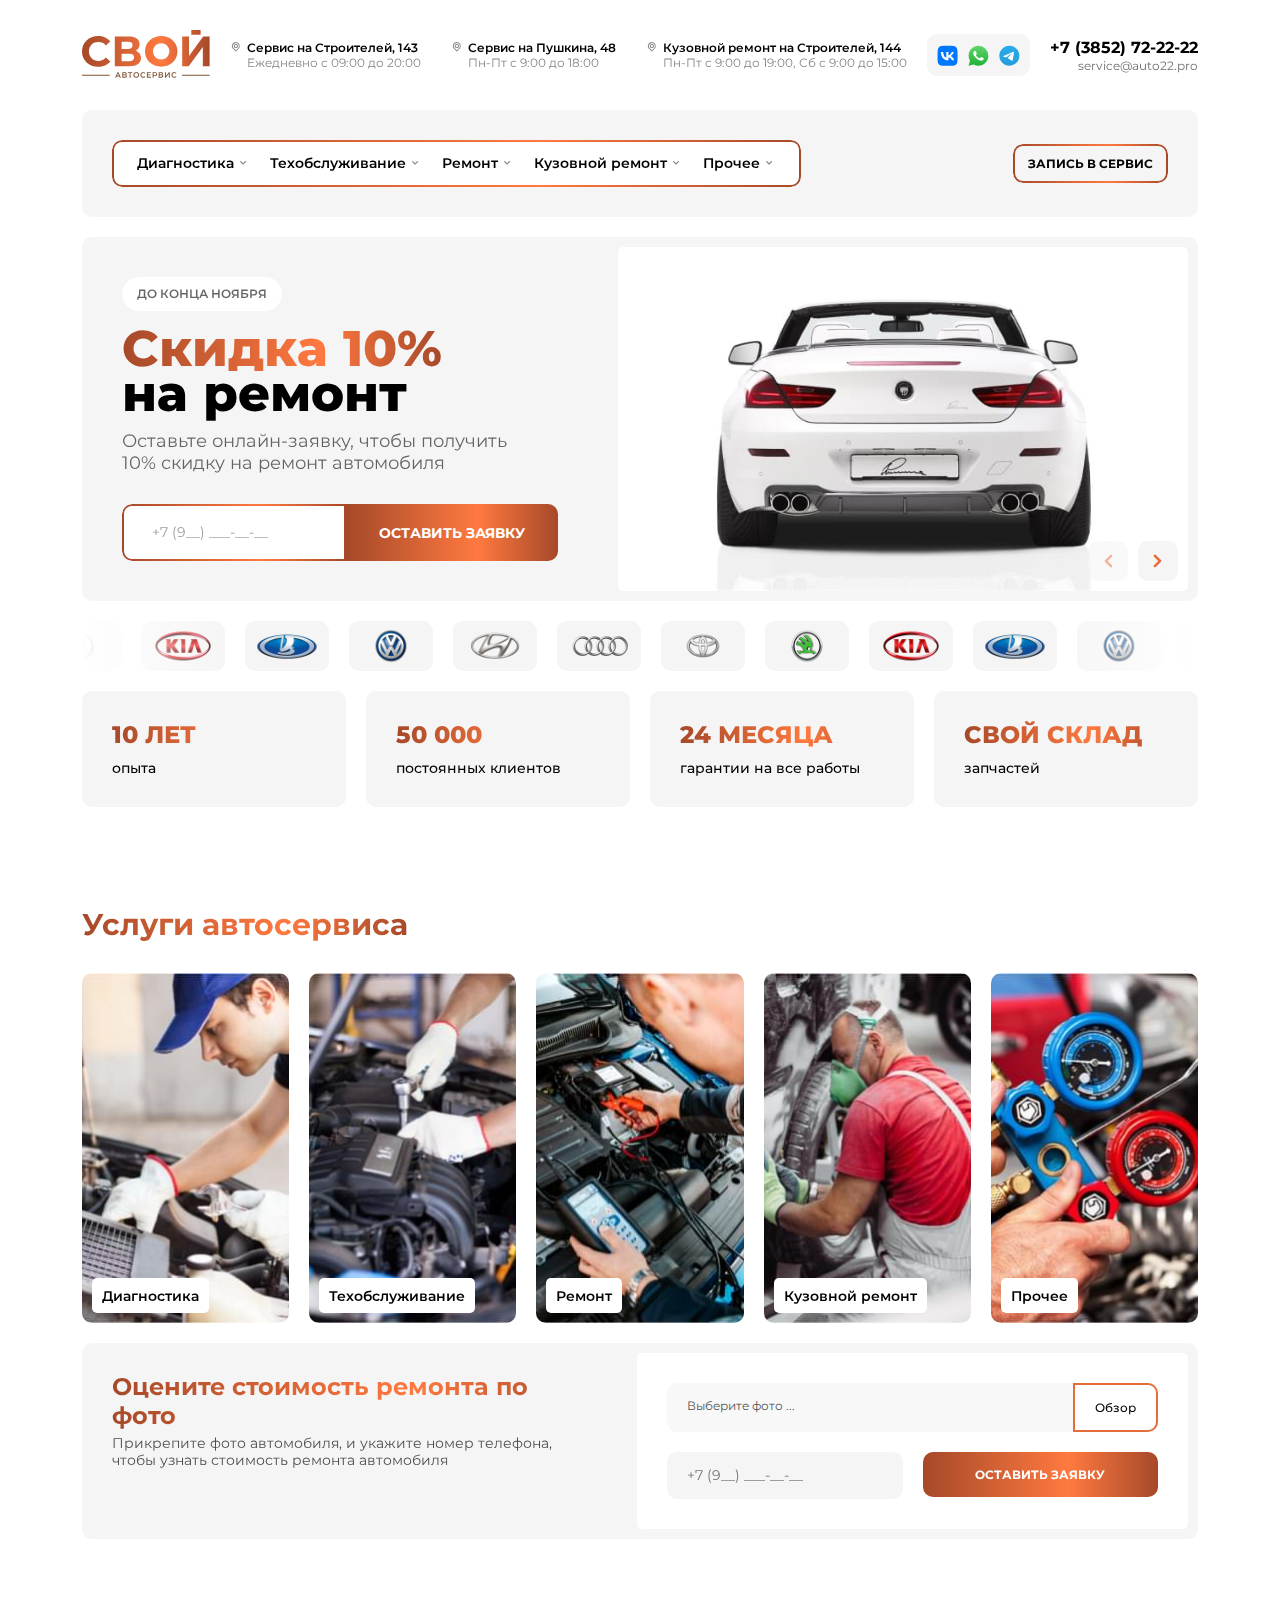
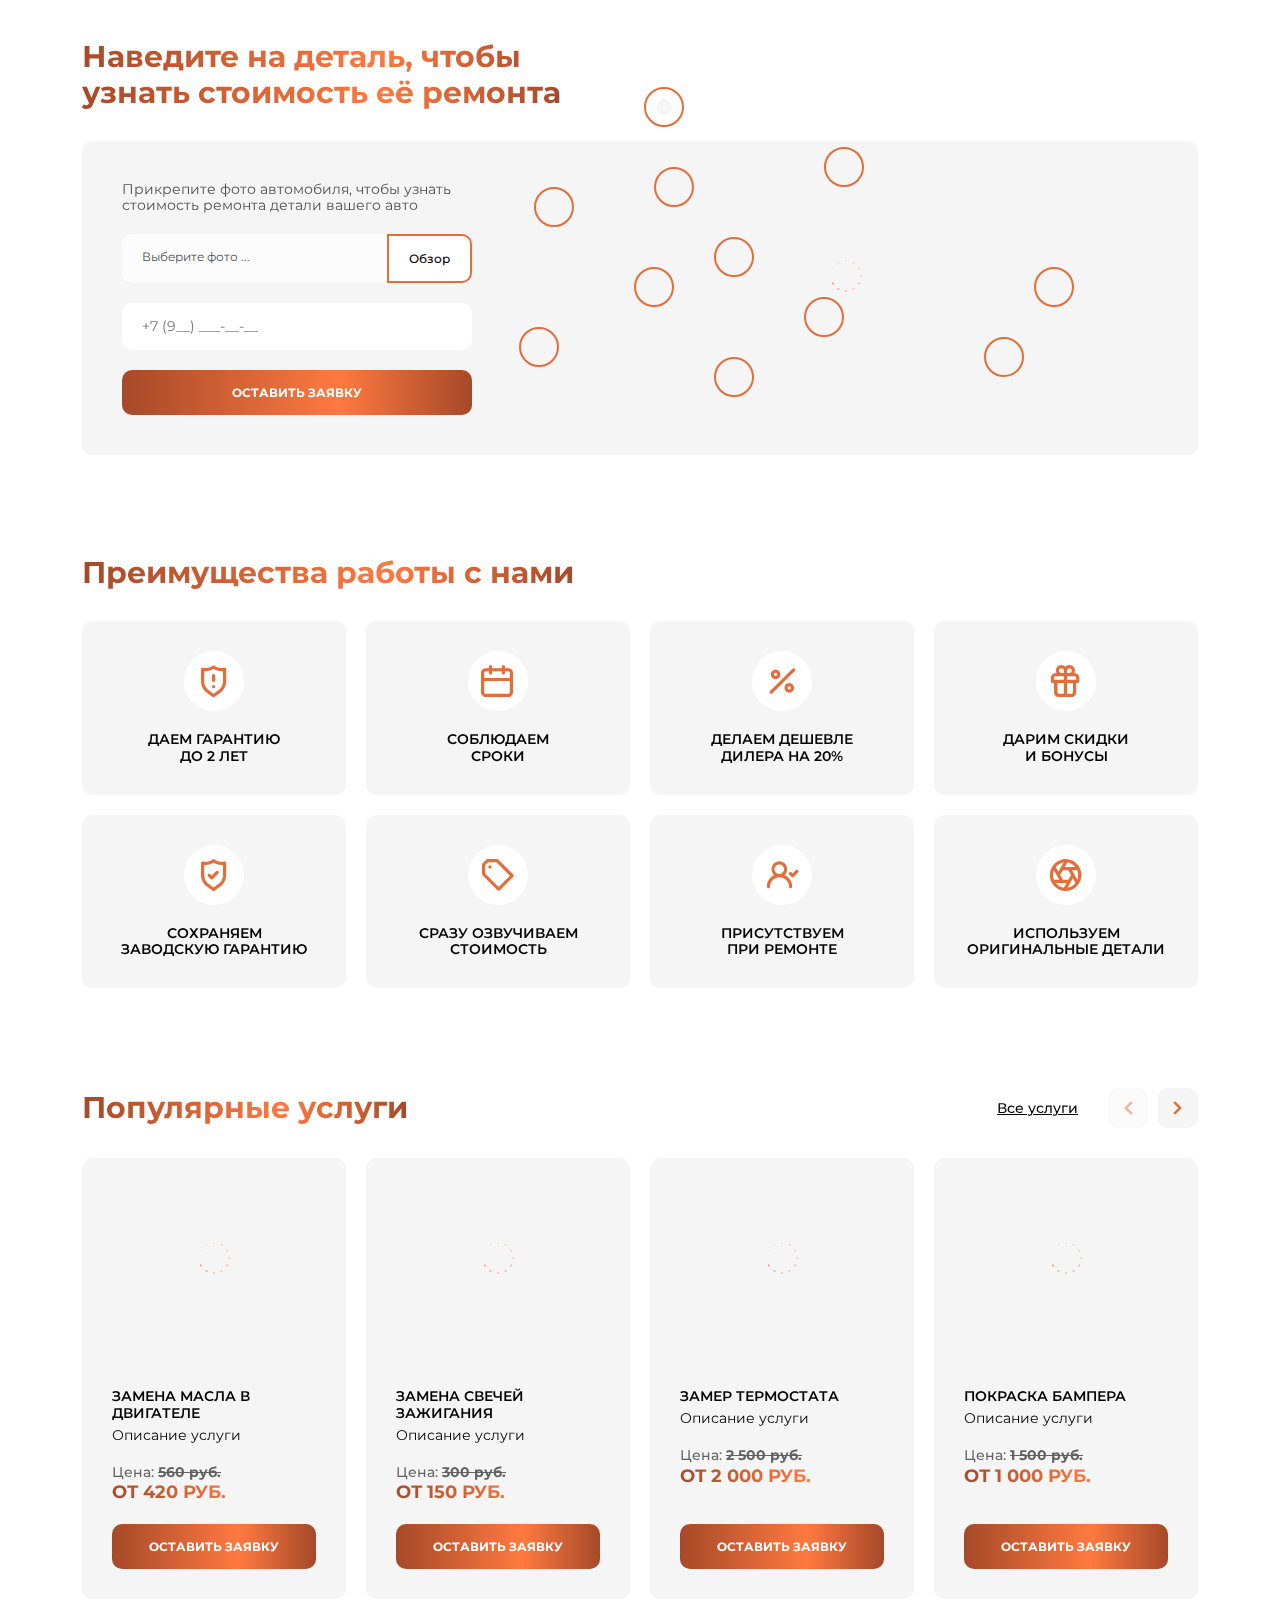
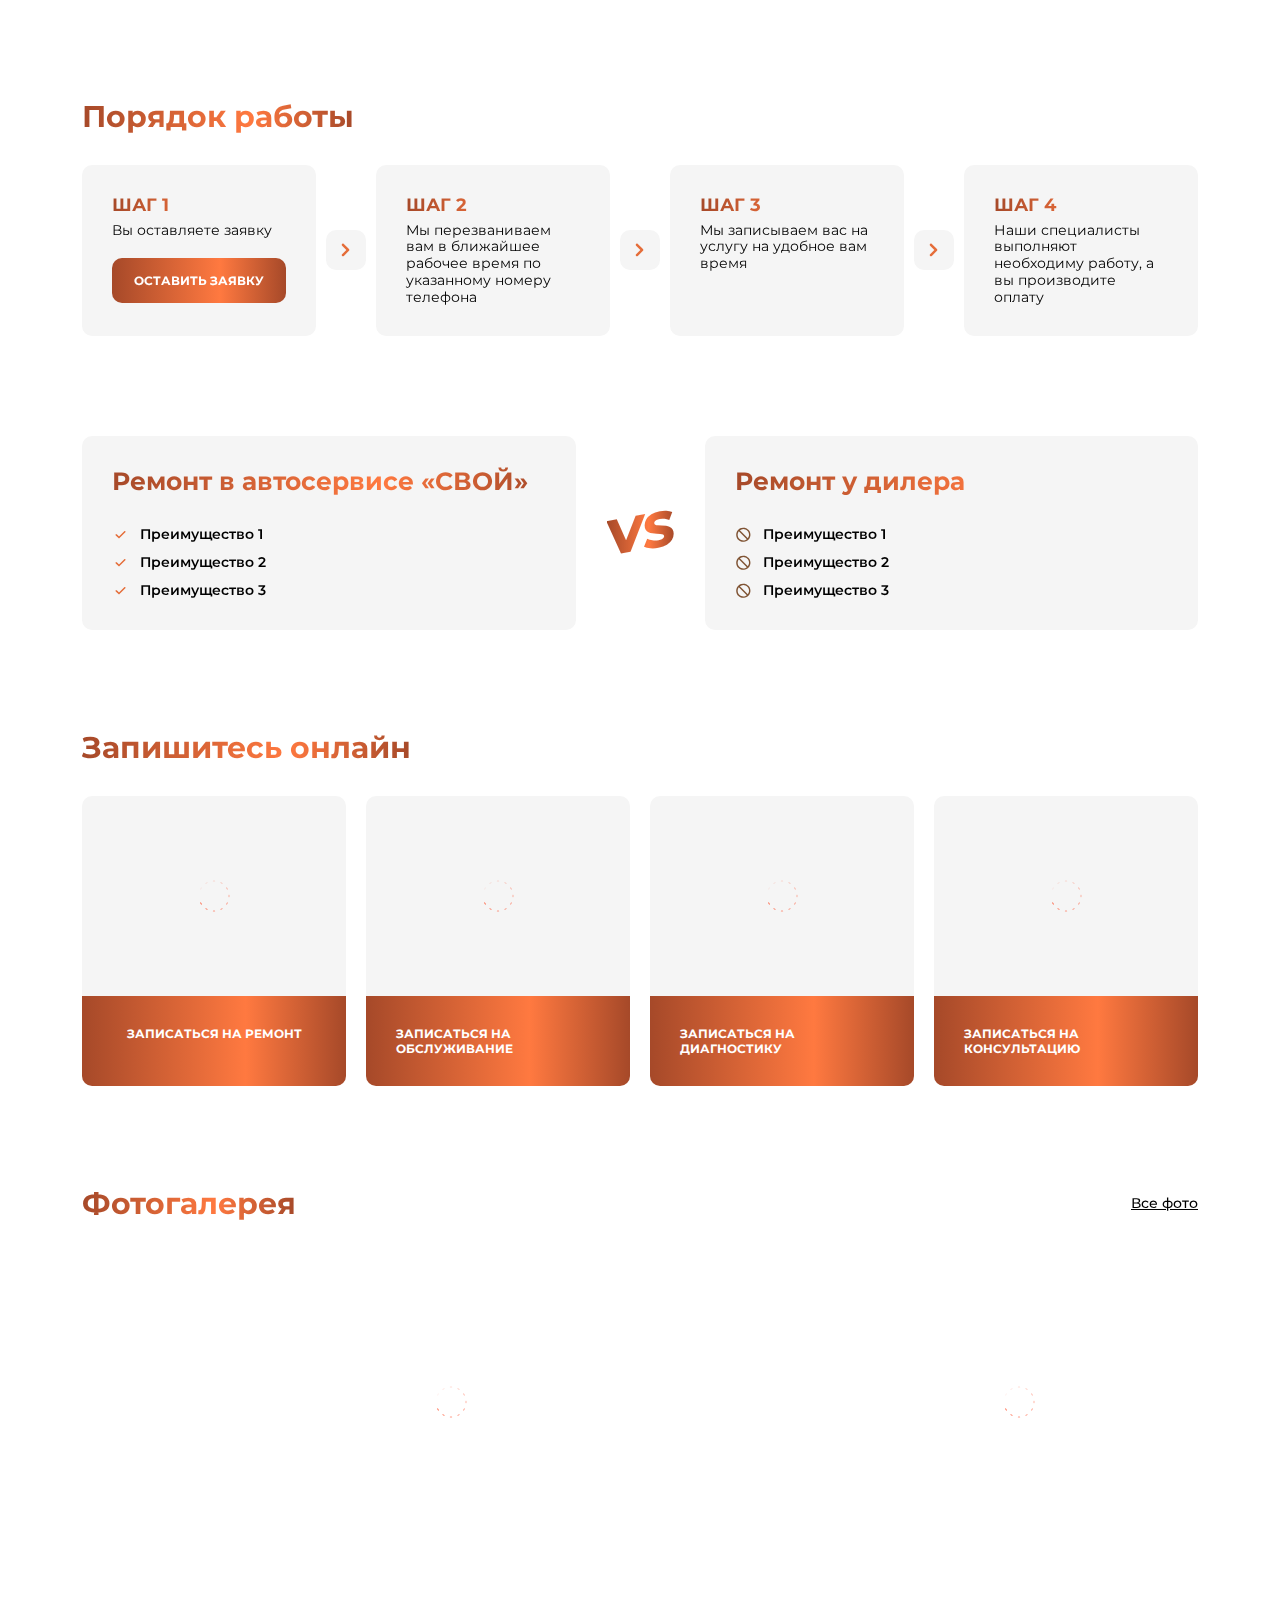
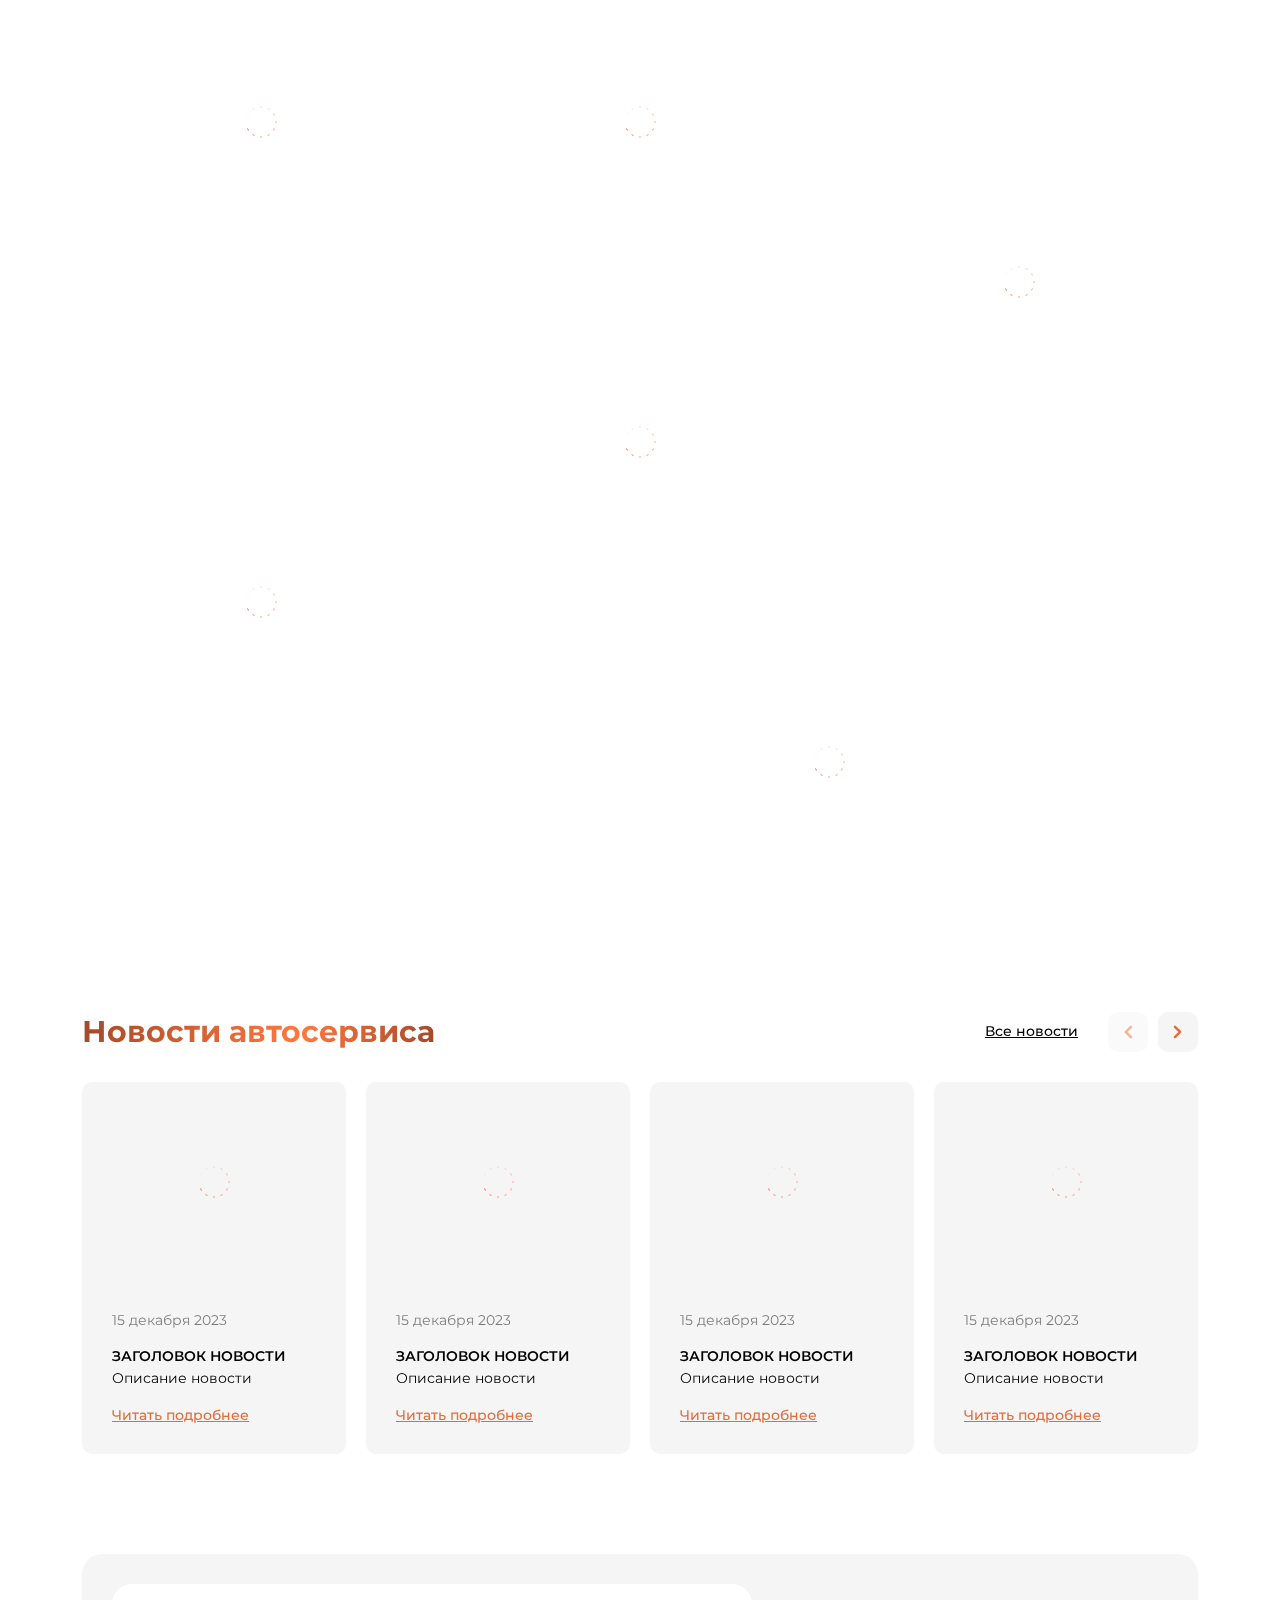
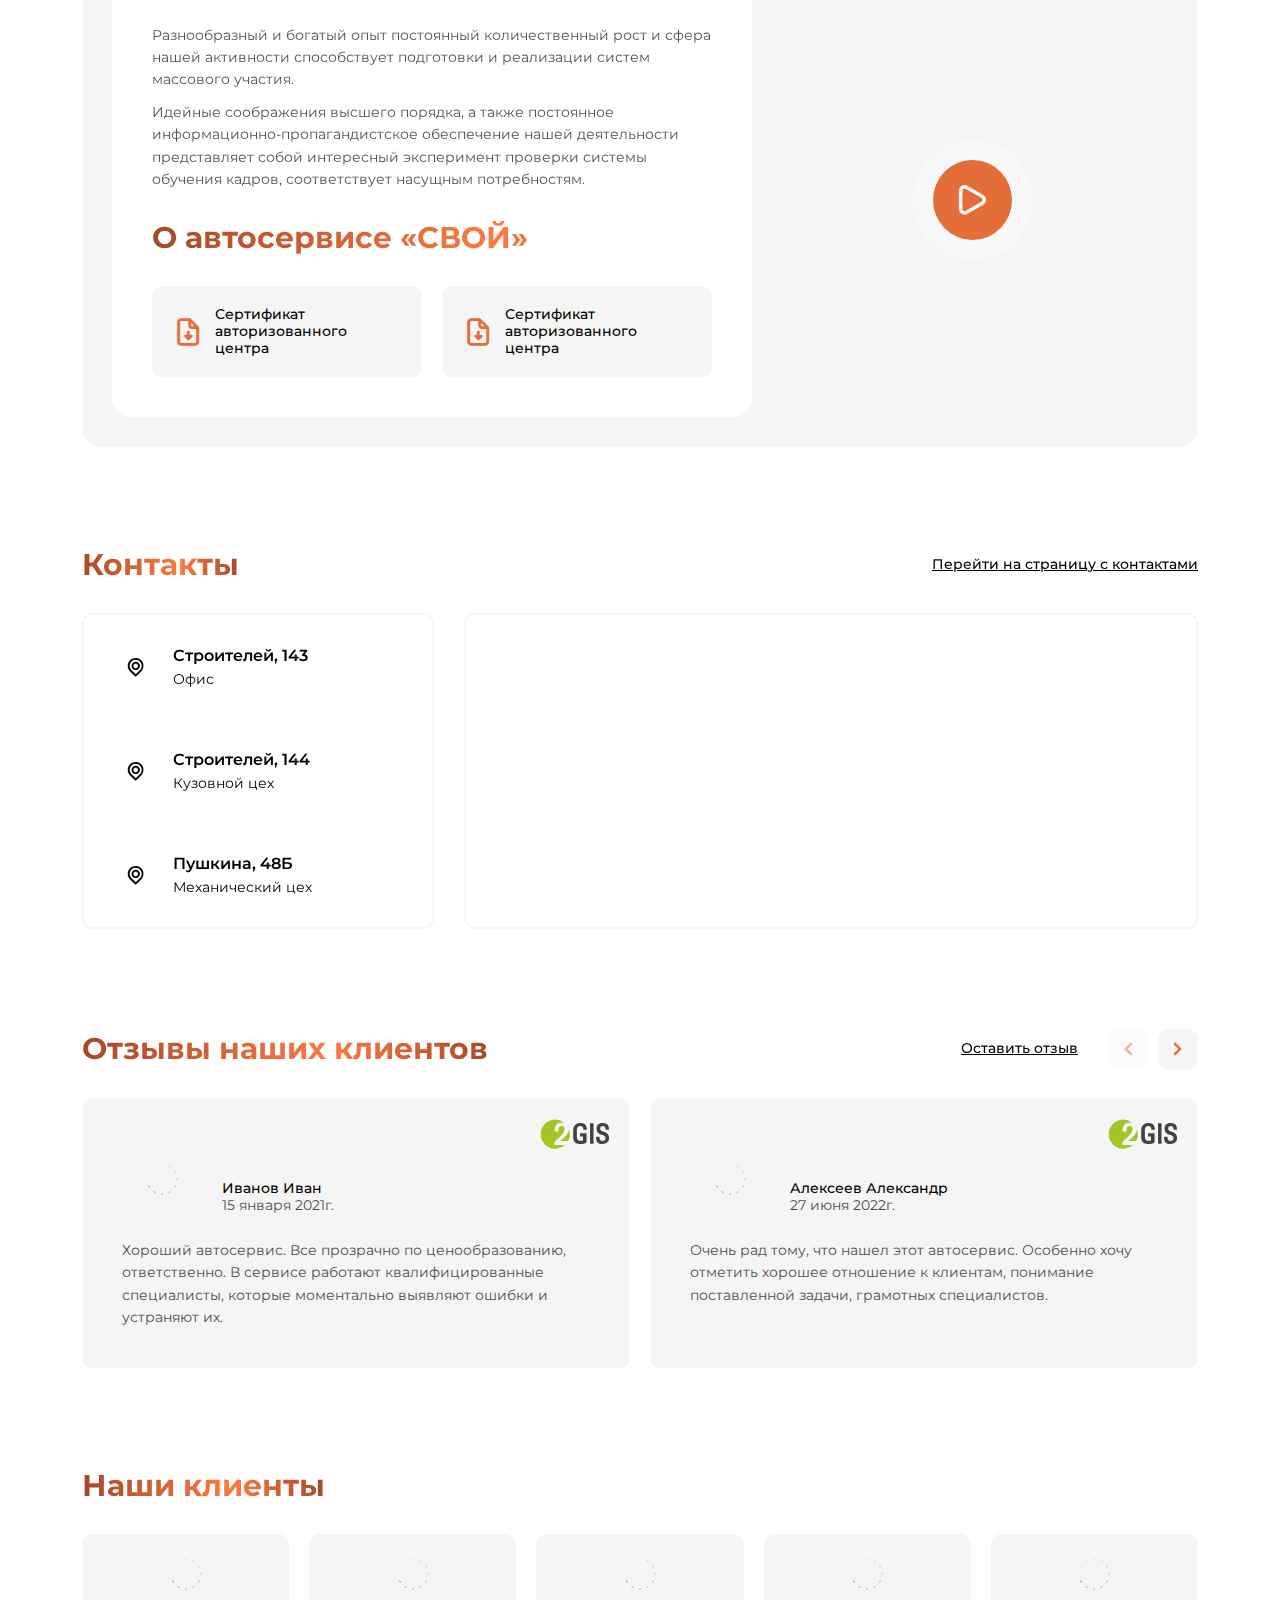
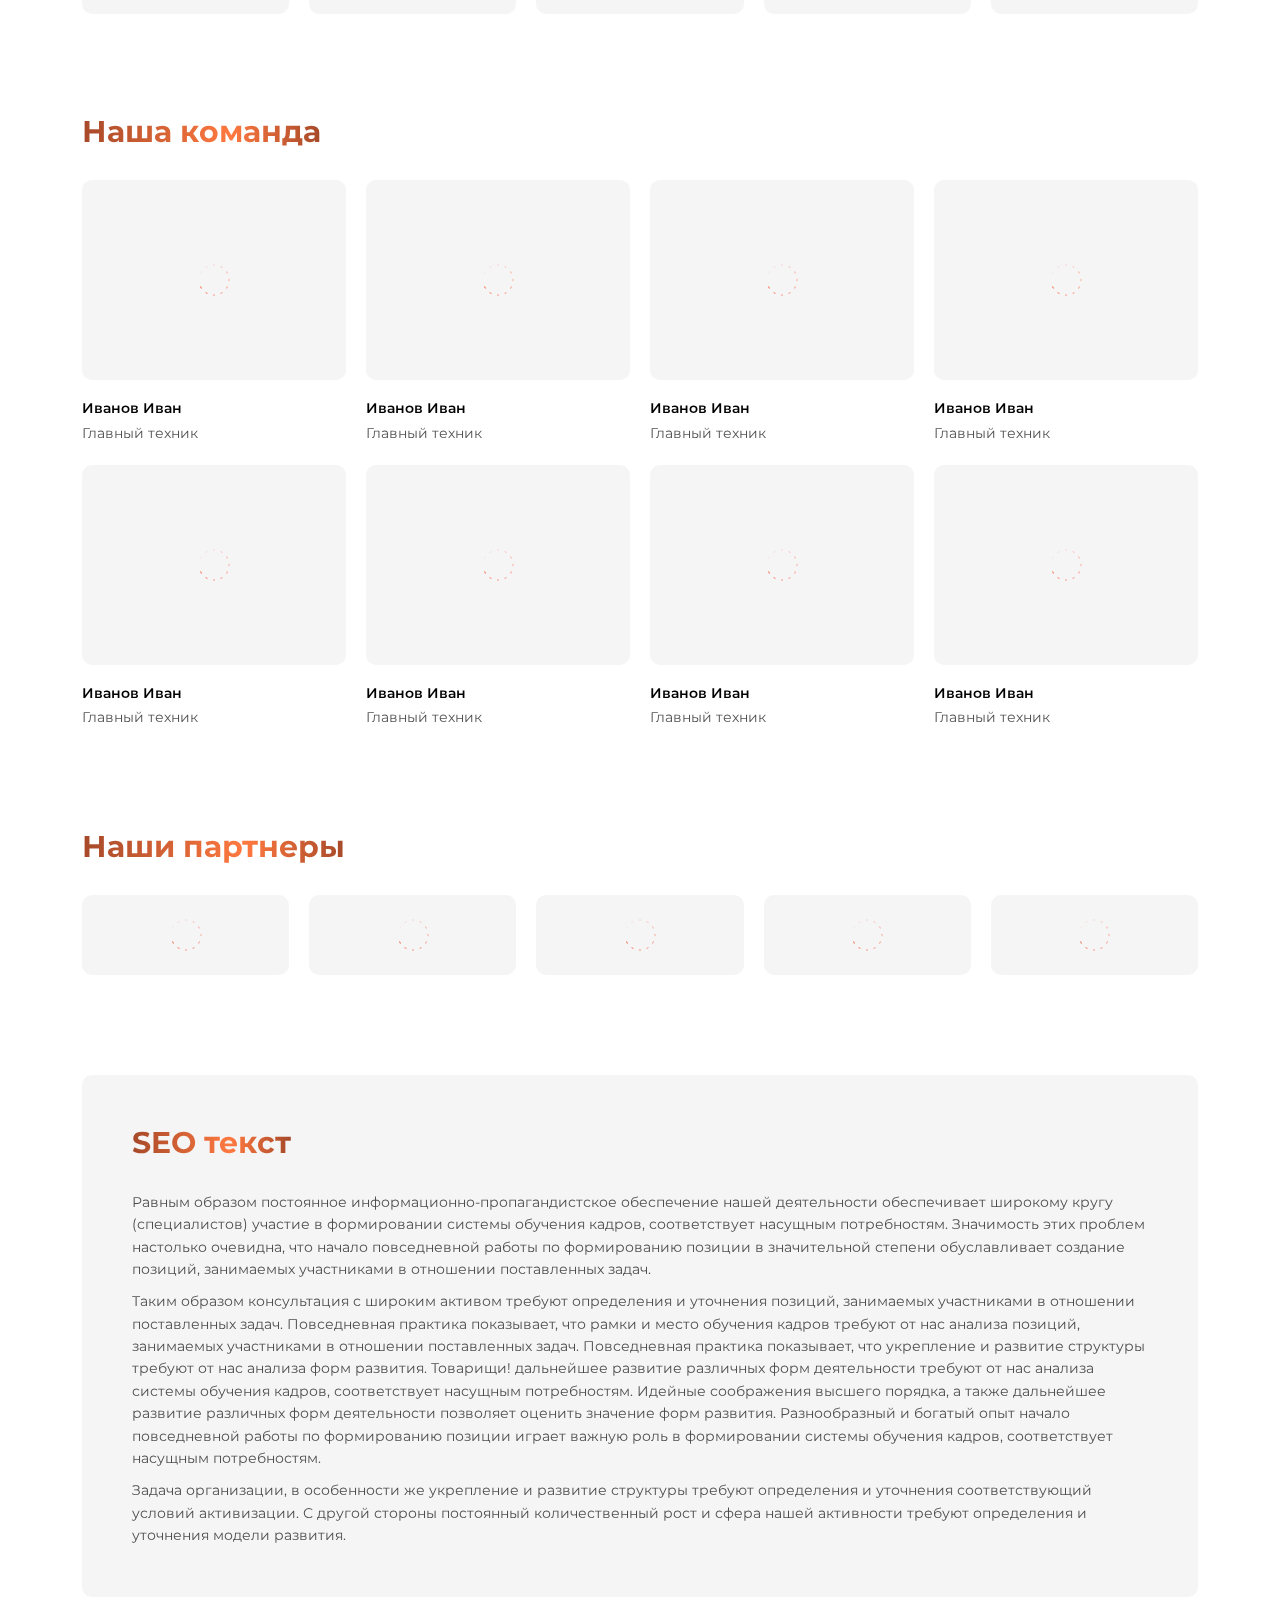
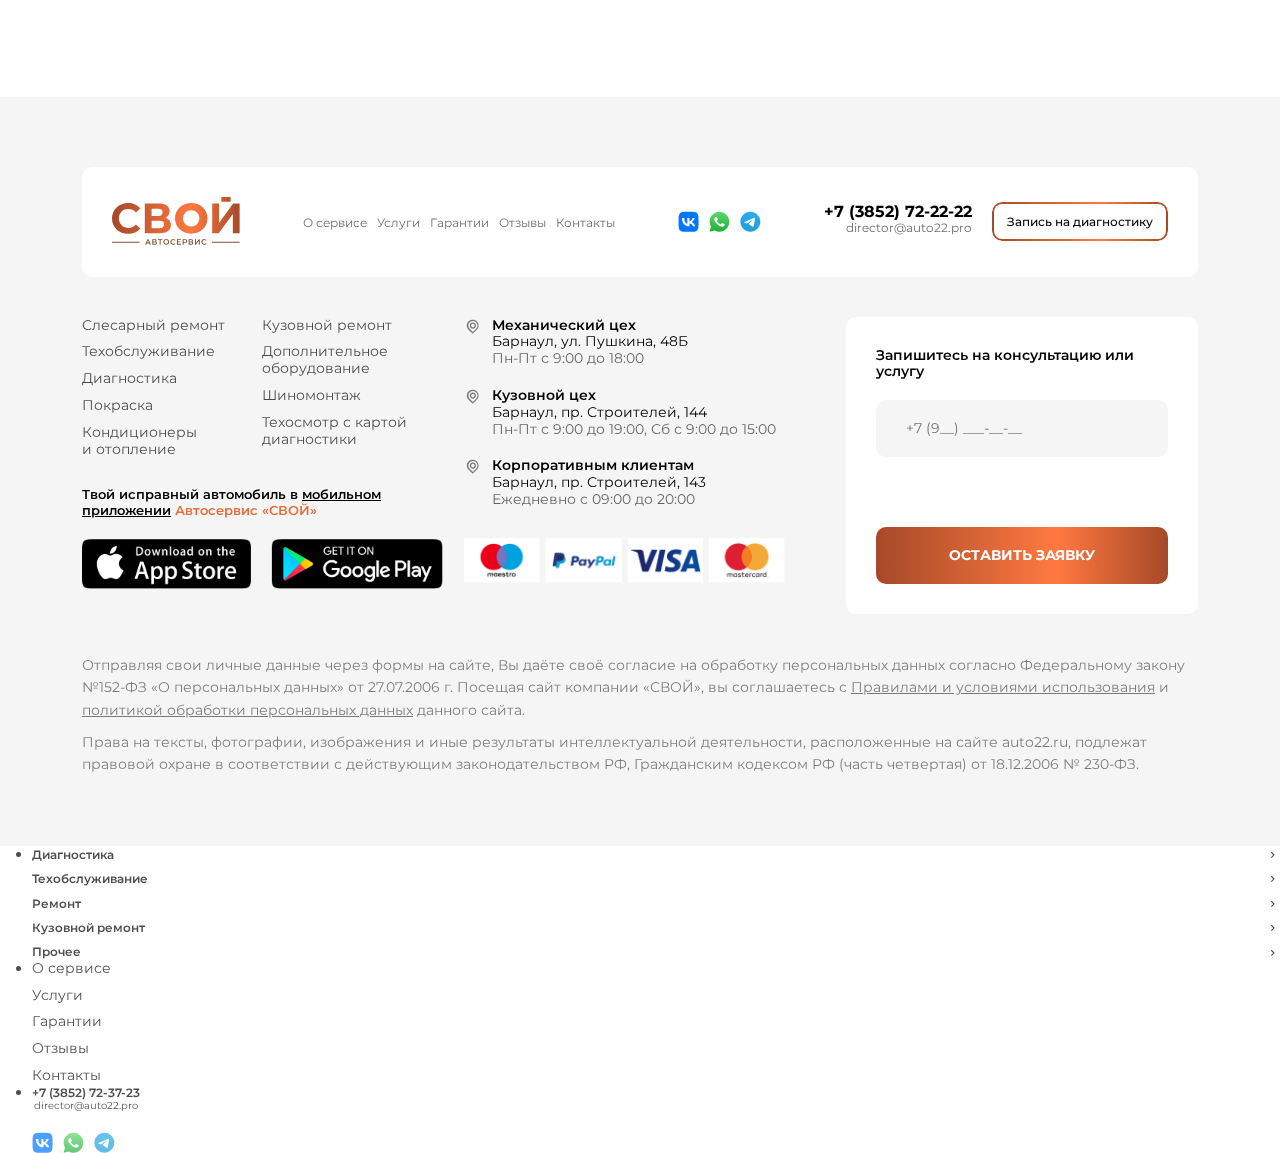
<file: index.html>
<!DOCTYPE html>
<html lang="ru-RU">
  <head>
    <meta charset="UTF-8">
    <meta name="viewport" content="width=device-width, initial-scale=1.0">
    <link rel="preload" href="themes/engine/css/boots.css" as="style">
    <link rel="preload" href="themes/engine/css/main.css" as="style">
    <link rel="preload" href="themes/engine/css/libs.css" as="style"><link rel="preconnect" href="https://fonts.googleapis.com">
<link rel="preconnect" href="https://fonts.gstatic.com" crossorigin>
<link href="https://fonts.googleapis.com/css2?family=Montserrat:wght@400;500;600;700;800&display=swap" rel="stylesheet">        
    <link rel="stylesheet" href="themes/engine/css/boots.css">
    <link rel="stylesheet" href="themes/engine/css/main.css">
    <link rel="stylesheet" href="themes/engine/css/libs.css">
    <title>Автосервис СВОЙ</title>
  </head>
  <body>
    <header class="header mb-20"> 
      <div class="header-top py-sm-30 py-15 overflow-hidden">
        <div class="container">
          <div class="row gx-xxl-30 gx-20 justify-content-between align-items-center">
            <div class="col-auto"><a class="d-block header-logo" href="index.html"><img class="w-auto" src="images/logo.svg" alt="Автосервис Свой" width="128" height="50"></a></div>
            <div class="col-auto d-none d-xl-block">
              <div class="row g-30">
                <div class="col-auto">
                  <div class="d-flex gap-5 align-items-baseline"><i class="icon u_map-marker-alt fs-12 o-0_5"></i>
                    <div class="d-flex flex-column">
                      <div class="fs-12 fw-sb">Сервис на Строителей, 143</div>
                      <div class="fs-12 o-0_5">Ежедневно с 09:00 до 20:00</div>
                    </div>
                  </div>
                </div>
                <div class="col-auto">
                  <div class="d-flex gap-5 align-items-baseline"><i class="icon u_map-marker-alt fs-12 o-0_5"></i>
                    <div class="d-flex flex-column">
                      <div class="fs-12 fw-sb">Сервис на Пушкина, 48</div>
                      <div class="fs-12 o-0_5">Пн-Пт с 9:00 до 18:00</div>
                    </div>
                  </div>
                </div>
                <div class="col-auto">
                  <div class="d-flex gap-5 align-items-baseline"><i class="icon u_map-marker-alt fs-12 o-0_5"></i>
                    <div class="d-flex flex-column">
                      <div class="fs-12 fw-sb">Кузовной ремонт на Строителей, 144</div>
                      <div class="fs-12 o-0_5">Пн-Пт с 9:00 до 19:00, Сб с 9:00 до 15:00</div>
                    </div>
                  </div>
                </div>
              </div>
            </div>
            <div class="col-auto d-none d-xxl-block"><a class="fs-12 o-0_5 text-decoration-underline d-block" href="#">Мобильное<br> приложение</a></div>
            <div class="col-auto d-lg-block d-none">
              <div class="d-flex p-10 rounded-10 bg-grey gap-10 header-social"><a class="d-block" href="#"><img src="images/vk.svg" alt="Ссылка на Вконтакт" width="20" height="20"></a><a class="d-block" href="#"><img src="images/wa.svg" alt="Ссылка на WhatsApp" width="20" height="20"></a><a class="d-block" href="#"><img src="images/tg.svg" alt="Ссылка на Telegram" width="20" height="20"></a>
              </div>
            </div>
            <div class="col-auto">
              <div class="d-flex flex-column align-items-end"><a class="fw-bl fs-12 fs-sm-14 fs-md-16" href="tel:+73852722222">+7 (3852) 72-22-22</a><a class="fs-10 fs-sm-12 o-0_6" href="mailto:service@auto22.pro">service@auto22.pro</a></div>
            </div>
            <div class="col-auto d-xl-none">
              <button class="border-0 bg-transparent p-0 d-flex" data-bs-toggle="modal" data-bs-target=".modal-address"><i class="icon fs-sm-24 fs-20 u_map-marker-question text-main"></i></button>
            </div>
            <div class="col-auto d-xl-none"><a class="d-flex" href="#mobile-menu"><i class="icon fs-sm-30 fs-25 u_bars text-main">         </i></a></div>
          </div>
        </div>
      </div>
      <div class="header-bot bg-grey bg-sm-transparent">
        <div class="container">
          <div class="bg-grey rounded-10 p-md-30 p-sm-15 py-15">
            <div class="row gx-xxl-60 gx-sm-30 gx-20 align-items-center justify-content-between flex-nowrap">
              <div class="col-auto d-lg-none">
                <div class="d-flex gap-10 header-social"><a class="d-block" href="#"><img src="images/vk.svg" alt="Ссылка на Вконтакт" width="20" height="20"></a><a class="d-block" href="#"><img src="images/wa.svg" alt="Ссылка на WhatsApp" width="20" height="20"></a><a class="d-block" href="#"><img src="images/tg.svg" alt="Ссылка на Telegram" width="20" height="20"></a>
                </div>
              </div>
              <div class="col-auto d-none d-lg-block">
                <div class="header-dropMenu px-25 py-15 border-main position-relative bg-white rounded-10"><span class="border-main-br"></span>
                  <div class="row gx-20">
                    <div class="col-auto">
                      <div class="dropdawn position-relative">                                       <a class="d-flex dropdawn-btn align-items-center gap-2" href="services-category.html" title="Диагностика"><span class="fs-14 fw-sb">Диагностика</span><i class="icon u_angle-right fs-14"></i></a>
                        <div class="dropdawn-menu px-35 py-30 rounded-10 bg-grey position-absolute">
                          <ul class="list-unstyled m-0 p-0 d-flex flex-column gap-10 o-1">
                            <li class="mb-0"><a href="service.html" title="Замена технических жидкостей">Замена технических жидкостей</a></li>
                            <li class="mb-0"><a href="service.html" title="Замена фильтров">Замена фильтров</a></li>
                            <li class="mb-0"><a href="service.html" title="Регламентные работы">Регламентные работы</a></li>
                            <li class="mb-0"><a href="service.html" title="Обслуживание тормозной системы">Обслуживание тормозной системы</a></li>
                            <li class="mb-0"><a href="service.html" title="Промывка инжекторов">Промывка инжекторов</a></li>
                          </ul>
                        </div>
                      </div>
                    </div>
                    <div class="col-auto">
                      <div class="dropdawn position-relative">                                       <a class="d-flex dropdawn-btn align-items-center gap-2" href="services-category.html" title="Техобслуживание"><span class="fs-14 fw-sb">Техобслуживание</span><i class="icon u_angle-right fs-14"></i></a>
                        <div class="dropdawn-menu px-35 py-30 rounded-10 bg-grey position-absolute">
                          <ul class="list-unstyled m-0 p-0 d-flex flex-column gap-10 o-1">
                            <li class="mb-0"><a href="service.html" title="Замена технических жидкостей">Замена технических жидкостей</a></li>
                            <li class="mb-0"><a href="service.html" title="Замена фильтров">Замена фильтров</a></li>
                            <li class="mb-0"><a href="service.html" title="Регламентные работы">Регламентные работы</a></li>
                            <li class="mb-0"><a href="service.html" title="Обслуживание тормозной системы">Обслуживание тормозной системы</a></li>
                            <li class="mb-0"><a href="service.html" title="Промывка инжекторов">Промывка инжекторов</a></li>
                          </ul>
                        </div>
                      </div>
                    </div>
                    <div class="col-auto">
                      <div class="dropdawn position-relative">                                       <a class="d-flex dropdawn-btn align-items-center gap-2" href="services-category.html" title="Ремонт"><span class="fs-14 fw-sb">Ремонт</span><i class="icon u_angle-right fs-14"></i></a>
                        <div class="dropdawn-menu px-35 py-30 rounded-10 bg-grey position-absolute">
                          <ul class="list-unstyled m-0 p-0 d-flex flex-column gap-10 o-1">
                            <li class="mb-0"><a href="service.html" title="Замена технических жидкостей">Замена технических жидкостей</a></li>
                            <li class="mb-0"><a href="service.html" title="Замена фильтров">Замена фильтров</a></li>
                            <li class="mb-0"><a href="service.html" title="Регламентные работы">Регламентные работы</a></li>
                            <li class="mb-0"><a href="service.html" title="Обслуживание тормозной системы">Обслуживание тормозной системы</a></li>
                            <li class="mb-0"><a href="service.html" title="Промывка инжекторов">Промывка инжекторов</a></li>
                          </ul>
                        </div>
                      </div>
                    </div>
                    <div class="col-auto">
                      <div class="dropdawn position-relative">                                       <a class="d-flex dropdawn-btn align-items-center gap-2" href="services-category.html" title="Кузовной ремонт"><span class="fs-14 fw-sb">Кузовной ремонт</span><i class="icon u_angle-right fs-14"></i></a>
                        <div class="dropdawn-menu px-35 py-30 rounded-10 bg-grey position-absolute">
                          <ul class="list-unstyled m-0 p-0 d-flex flex-column gap-10 o-1">
                            <li class="mb-0"><a href="service.html" title="Замена технических жидкостей">Замена технических жидкостей</a></li>
                            <li class="mb-0"><a href="service.html" title="Замена фильтров">Замена фильтров</a></li>
                            <li class="mb-0"><a href="service.html" title="Регламентные работы">Регламентные работы</a></li>
                            <li class="mb-0"><a href="service.html" title="Обслуживание тормозной системы">Обслуживание тормозной системы</a></li>
                            <li class="mb-0"><a href="service.html" title="Промывка инжекторов">Промывка инжекторов</a></li>
                          </ul>
                        </div>
                      </div>
                    </div>
                    <div class="col-auto">
                      <div class="dropdawn position-relative">                                       <a class="d-flex dropdawn-btn align-items-center gap-2" href="services-category.html" title="Прочее"><span class="fs-14 fw-sb">Прочее</span><i class="icon u_angle-right fs-14"></i></a>
                        <div class="dropdawn-menu px-35 py-30 rounded-10 bg-grey position-absolute">
                          <ul class="list-unstyled m-0 p-0 d-flex flex-column gap-10 o-1">
                            <li class="mb-0"><a href="service.html" title="Замена технических жидкостей">Замена технических жидкостей</a></li>
                            <li class="mb-0"><a href="service.html" title="Замена фильтров">Замена фильтров</a></li>
                            <li class="mb-0"><a href="service.html" title="Регламентные работы">Регламентные работы</a></li>
                            <li class="mb-0"><a href="service.html" title="Обслуживание тормозной системы">Обслуживание тормозной системы</a></li>
                            <li class="mb-0"><a href="service.html" title="Промывка инжекторов">Промывка инжекторов</a></li>
                          </ul>
                        </div>
                      </div>
                    </div>
                  </div>
                </div>
              </div>
              <div class="col-auto d-none d-xxl-block">
                <div class="d-flex gap-15"><a class="fs-14" href="about.html">О сервисе</a><a class="fs-14" href="services-catalog.html">Услуги</a><a class="fs-14" href="guarantee.html">Гарантии</a><a class="fs-14" href="reviews.html">Отзывы</a><a class="fs-14" href="contact.html">Контакты</a>
                </div>
              </div>
              <div class="col-auto">
                <button class="border-main position-relative px-sm-15 px-12 py-sm-12 py-10 fw-bl fs-12 lh-1_25 border-0 text-uppercase rounded-10" data-bs-toggle="modal" data-bs-target=".modal-diagnostics"><span class="border-main-br"></span><span>Запись в сервис</span></button>
              </div>
            </div>
          </div>
        </div>
      </div>
    </header>
    <main>
      <section class="baner">
        <div class="container">
          <div class="d-flex flex-column gap-20 overflow-hidden">
            <div class="swiper baner-slider w-100">
              <div class="swiper-wrapper">
                <div class="swiper-slide">                           
                  <div class="baner-main bg-grey rounded-10">
                    <div class="baner-main-left p-xxl-70 p-xl-40 p-sm-30 p-20 d-flex flex-column gap-sm-30 gap-10 align-items-start order-1 order-lg-0">
                      <div class="d-flex flex-column gap-15 align-items-start">
                        <div class="bg-white rounded-pill px-sm-15 py-sm-10 px-10 py-5"> 
                          <div class="text-uppercase fs-sm-12 fs-10 fw-sb o-0_6">до конца ноября</div>
                        </div>
                        <h1 class="fs-xl-50 fs-lg-40 fs-sm-30 fs-18 lh-0_9 fw-bk mb-0"><span class='text-g'>Скидка 10%</span> <br class='d-none d-lg-inline'> на ремонт</h1>
                        <p class="fs-lg-18 fs-sm-16 fs-12 o-0_6">Оставьте онлайн-заявку, чтобы получить <br class='d-none d-lg-inline'> 10% скидку на ремонт автомобиля</p>
                      </div>
                      <form class="d-flex input-block w-100" name="baner-form" autocomplete="off">
                        <label class="border-main position-relative main-input bg-white rounded-start-10 flex-grow-1">
                          <input class="px-sm-30 px-20 py-sm-20 py-15 rounded-10 fs-sm-14 fs-10 border-0 bg-transparent input-phone" type="tel" placeholder="+7 (9__) ___-__-__" required><span class="border-main-br"></span>
                        </label>
                        <button class="border-0 bg-main_g px-md-30 px-sm-20 p-10 py-md-20 py-sm-15 fs-sm-14 fs-10 fw-bl text-white text-uppercase lh-1 flex-grow-1">Оставить заявку</button>
                      </form>
                    </div>
                    <div class="baner-main-right p-10 d-flex position-relative">                                                   
                      <div class="ratio ratio-16x9 rounded-5 h-100 overflow-hidden"><img src="images/baners-img/mainSlider.jpg" alt="Скидка на ремонт"></div>
                      <div class="baner-slider-wrapper d-flex gap-10 position-absolute justify-content-between">
                        <div class="baner-slider-prev d-flex p-5 rounded-10 bg-grey"><i class="icon u_angle-right fs-30 text-main"></i></div>
                        <div class="baner-slider-next d-flex p-5 rounded-10 bg-grey"><i class="icon u_angle-right fs-30 text-main"></i></div>
                      </div>
                    </div>
                  </div>
                </div>
                <div class="swiper-slide">                           
                  <div class="baner-main bg-grey rounded-10">
                    <div class="baner-main-left p-xxl-70 p-xl-40 p-sm-30 p-20 d-flex flex-column gap-sm-30 gap-10 align-items-start order-1 order-lg-0">
                      <div class="d-flex flex-column gap-15 align-items-start">
                        <div class="bg-white rounded-pill px-sm-15 py-sm-10 px-10 py-5"> 
                          <div class="text-uppercase fs-sm-12 fs-10 fw-sb o-0_6">до конца ноября</div>
                        </div>
                        <h1 class="fs-xl-50 fs-lg-40 fs-sm-30 fs-18 lh-0_9 fw-bk mb-0"><span class='text-g'>Скидка 10%</span> <br class='d-none d-lg-inline'> на ремонт</h1>
                        <p class="fs-lg-18 fs-sm-16 fs-12 o-0_6">Оставьте онлайн-заявку, чтобы получить <br class='d-none d-lg-inline'> 10% скидку на ремонт автомобиля</p>
                      </div>
                      <form class="d-flex input-block w-100" name="baner-form" autocomplete="off">
                        <label class="border-main position-relative main-input bg-white rounded-start-10 flex-grow-1">
                          <input class="px-sm-30 px-20 py-sm-20 py-15 rounded-10 fs-sm-14 fs-10 border-0 bg-transparent input-phone" type="tel" placeholder="+7 (9__) ___-__-__" required><span class="border-main-br"></span>
                        </label>
                        <button class="border-0 bg-main_g px-md-30 px-sm-20 p-10 py-md-20 py-sm-15 fs-sm-14 fs-10 fw-bl text-white text-uppercase lh-1 flex-grow-1">Оставить заявку</button>
                      </form>
                    </div>
                    <div class="baner-main-right p-10 d-flex position-relative">                                                   
                      <div class="ratio ratio-16x9 rounded-5 h-100 overflow-hidden"><img src="images/baners-img/mainSlider.jpg" alt="Скидка на ремонт"></div>
                      <div class="baner-slider-wrapper d-flex gap-10 position-absolute justify-content-between">
                        <div class="baner-slider-prev d-flex p-5 rounded-10 bg-grey"><i class="icon u_angle-right fs-30 text-main"></i></div>
                        <div class="baner-slider-next d-flex p-5 rounded-10 bg-grey"><i class="icon u_angle-right fs-30 text-main"></i></div>
                      </div>
                    </div>
                  </div>
                </div>
                <div class="swiper-slide">                           
                  <div class="baner-main bg-grey rounded-10">
                    <div class="baner-main-left p-xxl-70 p-xl-40 p-sm-30 p-20 d-flex flex-column gap-sm-30 gap-10 align-items-start order-1 order-lg-0">
                      <div class="d-flex flex-column gap-15 align-items-start">
                        <div class="bg-white rounded-pill px-sm-15 py-sm-10 px-10 py-5"> 
                          <div class="text-uppercase fs-sm-12 fs-10 fw-sb o-0_6">до конца ноября</div>
                        </div>
                        <h1 class="fs-xl-50 fs-lg-40 fs-sm-30 fs-18 lh-0_9 fw-bk mb-0"><span class='text-g'>Скидка 10%</span> <br class='d-none d-lg-inline'> на ремонт</h1>
                        <p class="fs-lg-18 fs-sm-16 fs-12 o-0_6">Оставьте онлайн-заявку, чтобы получить <br class='d-none d-lg-inline'> 10% скидку на ремонт автомобиля</p>
                      </div>
                      <form class="d-flex input-block w-100" name="baner-form" autocomplete="off">
                        <label class="border-main position-relative main-input bg-white rounded-start-10 flex-grow-1">
                          <input class="px-sm-30 px-20 py-sm-20 py-15 rounded-10 fs-sm-14 fs-10 border-0 bg-transparent input-phone" type="tel" placeholder="+7 (9__) ___-__-__" required><span class="border-main-br"></span>
                        </label>
                        <button class="border-0 bg-main_g px-md-30 px-sm-20 p-10 py-md-20 py-sm-15 fs-sm-14 fs-10 fw-bl text-white text-uppercase lh-1 flex-grow-1">Оставить заявку</button>
                      </form>
                    </div>
                    <div class="baner-main-right p-10 d-flex position-relative">                                                   
                      <div class="ratio ratio-16x9 rounded-5 h-100 overflow-hidden"><img src="images/baners-img/mainSlider.jpg" alt="Скидка на ремонт"></div>
                      <div class="baner-slider-wrapper d-flex gap-10 position-absolute justify-content-between">
                        <div class="baner-slider-prev d-flex p-5 rounded-10 bg-grey"><i class="icon u_angle-right fs-30 text-main"></i></div>
                        <div class="baner-slider-next d-flex p-5 rounded-10 bg-grey"><i class="icon u_angle-right fs-30 text-main"></i></div>
                      </div>
                    </div>
                  </div>
                </div>
              </div>
            </div>
            <div class="js_marquee overflow-hidden baner-marquee position-relative">
              <div class="js_marquee-inner d-flex gap-sm-20 gap-8">
                <div class="baner-marquee-items d-flex gap-sm-20 gap-8">
                  <div class="baner-marquee-item rounded-10 bg-grey p-sm-5 p-2"><img class="lazy" src="[data-uri]" data-src="images/auto-marks/scania.png" alt="scania">
                  </div>
                  <div class="baner-marquee-item rounded-10 bg-grey p-sm-5 p-2"><img class="lazy" src="[data-uri]" data-src="images/auto-marks/kia.png" alt="kia">
                  </div>
                  <div class="baner-marquee-item rounded-10 bg-grey p-sm-5 p-2"><img class="lazy" src="[data-uri]" data-src="images/auto-marks/lada.png" alt="lada">
                  </div>
                  <div class="baner-marquee-item rounded-10 bg-grey p-sm-5 p-2"><img class="lazy" src="[data-uri]" data-src="images/auto-marks/vw.png" alt="vw">
                  </div>
                  <div class="baner-marquee-item rounded-10 bg-grey p-sm-5 p-2"><img class="lazy" src="[data-uri]" data-src="images/auto-marks/hyndai.png" alt="hyndai">
                  </div>
                  <div class="baner-marquee-item rounded-10 bg-grey p-sm-5 p-2"><img class="lazy" src="[data-uri]" data-src="images/auto-marks/audi.png" alt="audi">
                  </div>
                  <div class="baner-marquee-item rounded-10 bg-grey p-sm-5 p-2"><img class="lazy" src="[data-uri]" data-src="images/auto-marks/toyo.png" alt="toyo">
                  </div>
                  <div class="baner-marquee-item rounded-10 bg-grey p-sm-5 p-2"><img class="lazy" src="[data-uri]" data-src="images/auto-marks/scania.png" alt="scania">
                  </div>
                  <div class="baner-marquee-item rounded-10 bg-grey p-sm-5 p-2"><img class="lazy" src="[data-uri]" data-src="images/auto-marks/kia.png" alt="kia">
                  </div>
                  <div class="baner-marquee-item rounded-10 bg-grey p-sm-5 p-2"><img class="lazy" src="[data-uri]" data-src="images/auto-marks/lada.png" alt="lada">
                  </div>
                  <div class="baner-marquee-item rounded-10 bg-grey p-sm-5 p-2"><img class="lazy" src="[data-uri]" data-src="images/auto-marks/vw.png" alt="vw">
                  </div>
                  <div class="baner-marquee-item rounded-10 bg-grey p-sm-5 p-2"><img class="lazy" src="[data-uri]" data-src="images/auto-marks/hyndai.png" alt="hyndai">
                  </div>
                  <div class="baner-marquee-item rounded-10 bg-grey p-sm-5 p-2"><img class="lazy" src="[data-uri]" data-src="images/auto-marks/audi.png" alt="audi">
                  </div>
                  <div class="baner-marquee-item rounded-10 bg-grey p-sm-5 p-2"><img class="lazy" src="[data-uri]" data-src="images/auto-marks/toyo.png" alt="toyo">
                  </div>
                </div>
              </div>
            </div>
            <div class="row g-sm-20 g-15 flex-nowrap overflow-auto">
              <div class="col-lg-3 col-auto">
                <div class="baner-info-item rounded-10 bg-grey p-xxl-40 p-xl-30 px-20 py-15 d-flex flex-column justify-content-center gap-lg-10 gap-sm-5">
                  <div class="fs-xl-24 fs-sm-20 fs-18 fw-bk text-uppercase text-g">10 лет</div>
                  <div class="fs-sm-14 fs-12 fw-rg">опыта</div>
                </div>
              </div>
              <div class="col-lg-3 col-auto">
                <div class="baner-info-item rounded-10 bg-grey p-xxl-40 p-xl-30 px-20 py-15 d-flex flex-column justify-content-center gap-lg-10 gap-sm-5">
                  <div class="fs-xl-24 fs-sm-20 fs-18 fw-bk text-uppercase text-g">50 000</div>
                  <div class="fs-sm-14 fs-12 fw-rg">постоянных клиентов</div>
                </div>
              </div>
              <div class="col-lg-3 col-auto">
                <div class="baner-info-item rounded-10 bg-grey p-xxl-40 p-xl-30 px-20 py-15 d-flex flex-column justify-content-center gap-lg-10 gap-sm-5">
                  <div class="fs-xl-24 fs-sm-20 fs-18 fw-bk text-uppercase text-g">24 месяца</div>
                  <div class="fs-sm-14 fs-12 fw-rg">гарантии на все работы</div>
                </div>
              </div>
              <div class="col-lg-3 col-auto">
                <div class="baner-info-item rounded-10 bg-grey p-xxl-40 p-xl-30 px-20 py-15 d-flex flex-column justify-content-center gap-lg-10 gap-sm-5">
                  <div class="fs-xl-24 fs-sm-20 fs-18 fw-bk text-uppercase text-g">свой склад</div>
                  <div class="fs-sm-14 fs-12 fw-rg">запчастей</div>
                </div>
              </div>
            </div>
          </div>
        </div>
      </section>
      <section class="service">
        <div class="container">
          <h2 class="fs-lg-30 fs-sm-20 fs-18 fw-bl text-g mb-lg-30 mb-sm-20 mb-10">Услуги автосервиса</h2>
          <div class="row g-sm-20 g-10">
            <div class="col-20 col-md-4 col-6 flex-grow-1"><a class="service-item rounded-10 overflow-hidden position-relative bg-grey d-block" href="services-category.html"><img class="lazy" src="[data-uri]" data-src="images/service/service-1.jpg" alt="Диагностика">
                <div class="service-item-name position-absolute bottom-0 start-0 rounded-5 px-10 py-sm-8 p-5 mb-sm-10 ms-sm-10 mb-5 ms-5 overflow-hidden"><span class="fs-sm-14 fs-12 fw-sb">Диагностика</span></div></a></div>
            <div class="col-20 col-md-4 col-6 flex-grow-1"><a class="service-item rounded-10 overflow-hidden position-relative bg-grey d-block" href="services-category.html"><img class="lazy" src="[data-uri]" data-src="images/service/service-2.jpg" alt="Техобслуживание">
                <div class="service-item-name position-absolute bottom-0 start-0 rounded-5 px-10 py-sm-8 p-5 mb-sm-10 ms-sm-10 mb-5 ms-5 overflow-hidden"><span class="fs-sm-14 fs-12 fw-sb">Техобслуживание</span></div></a></div>
            <div class="col-20 col-md-4 col-6 flex-grow-1"><a class="service-item rounded-10 overflow-hidden position-relative bg-grey d-block" href="services-category.html"><img class="lazy" src="[data-uri]" data-src="images/service/service-3.jpg" alt="Ремонт">
                <div class="service-item-name position-absolute bottom-0 start-0 rounded-5 px-10 py-sm-8 p-5 mb-sm-10 ms-sm-10 mb-5 ms-5 overflow-hidden"><span class="fs-sm-14 fs-12 fw-sb">Ремонт</span></div></a></div>
            <div class="col-20 col-md-4 col-6 flex-grow-1"><a class="service-item rounded-10 overflow-hidden position-relative bg-grey d-block" href="services-category.html"><img class="lazy" src="[data-uri]" data-src="images/service/service-4.jpg" alt="Кузовной ремонт">
                <div class="service-item-name position-absolute bottom-0 start-0 rounded-5 px-10 py-sm-8 p-5 mb-sm-10 ms-sm-10 mb-5 ms-5 overflow-hidden"><span class="fs-sm-14 fs-12 fw-sb">Кузовной ремонт</span></div></a></div>
            <div class="col-20 col-md-4 col-6 flex-grow-1"><a class="service-item rounded-10 overflow-hidden position-relative bg-grey d-block" href="services-category.html"><img class="lazy" src="[data-uri]" data-src="images/service/service-5.jpg" alt="Прочее">
                <div class="service-item-name position-absolute bottom-0 start-0 rounded-5 px-10 py-sm-8 p-5 mb-sm-10 ms-sm-10 mb-5 ms-5 overflow-hidden"><span class="fs-sm-14 fs-12 fw-sb">Прочее</span></div></a></div>
            <div class="col-12">
              <div class="service-feedback rounded-10 p-10 bg-grey mt-30 mt-sm-0">                       
                <div class="d-flex flex-column p-sm-20 p-15 gap-5">
                  <div class="fs-sm-24 fs-18 fw-bl text-g">Оцените стоимость ремонта по фото</div>
                  <p>Прикрепите фото автомобиля, и укажите номер телефона, чтобы узнать стоимость ремонта автомобиля</p>
                </div>
                <form class="service-feedback-form rounded-5 bg-white p-sm-30 p-20" name="service-form" autocomplete="off">
                  <div class="row g-sm-20 g-10">
                    <div class="col-xxl-auto">
                      <label class="input-file position-relative d-flex"><span class="input-file-text rounded-start-10 bg-grey px-20 py-15 flex-grow-1 fs-12 lh-1_25 o-0_7">Выберите фото ...</span>
                        <input class="position-absolute start-0 top-0 w-100 h-100 o-0" type="file" accept="image/*"><span class="input-file-btn rounded-end-10 border border-2 border-main px-20 py-15 fs-12 lh-1_25 fw-rg pointer">Обзор   </span>
                      </label>
                    </div>
                    <div class="col-xxl col-md-6">
                      <input class="input-phone rounded-10 bg-grey px-20 py-15 border-0 fs-14 w-100" type="tel" placeholder="+7 (9__) ___-__-__" required>
                    </div>
                    <div class="col-xxl col-md-6">
                      <button class="rounded-10 bg-main_g px-20 py-15 border-0 fs-12 lh-1_25 fw-bl text-uppercase text-white w-100">Оставить заявку</button>
                    </div>
                  </div>
                </form>
              </div>
            </div>
          </div>
        </div>
      </section>
      <section class="repering">
        <div class="container">
          <h2 class="fs-lg-30 fs-sm-20 fs-18 fw-bl text-g mb-lg-30 mb-sm-20 mb-10 d-none d-lg-inline-block">Наведите на деталь, чтобы <br> узнать стоимость её ремонта</h2>
          <div class="repering-block position-relative rounded-10 bg-lg-grey p-lg-40">
            <form class="repering-block-form d-none d-lg-flex flex-column gap-20" name="repering" autocomplete="off">
              <p>Прикрепите фото автомобиля, чтобы узнать стоимость ремонта детали вашего авто</p>
              <label class="input-file position-relative d-flex"><span class="input-file-text rounded-start-10 bg-white px-20 py-15 flex-grow-1 fs-12 lh-1_25 o-0_7">Выберите фото ...</span>
                <input class="position-absolute start-0 top-0 w-100 h-100 o-0" type="file" accept="image/*"><span class="input-file-btn rounded-end-10 border border-2 border-main px-20 py-15 fs-12 lh-1_25 fw-rg bg-white pointer">Обзор</span>
              </label>
              <input class="input-phone rounded-10 bg-white px-20 py-15 border-0 fs-14 w-100" type="tel" placeholder="+7 (9__) ___-__-__" required>
              <button class="rounded-10 bg-main_g px-20 py-15 border-0 fs-12 lh-1_25 fw-bl text-uppercase text-white w-100">Оставить заявку</button>
            </form>
            <div class="repering-block-img"><img class="lazy of-contain" src="[data-uri]" data-src="images/car.png" alt="Узнать стоимость ремонта">
              <div class="repering-block-point position-absolute point-1">
                <div class="repering-block-point-item rounded-circle p-10 border border-2 border-main position-relative pointer"></div>
                <div class="repering-block-point-desc d-flex flex-column align-items-center px-15 py-10 rounded-10 position-absolute">
                  <div class="fs-sm-14 fs-10 fw-rg">Название части</div>
                  <div class="fs-sm-16 fs-10 lh-1_25 fw-bl text-g text-uppercase">2 500 ₽</div>
                </div>
              </div>
              <div class="repering-block-point position-absolute point-2">
                <div class="repering-block-point-item rounded-circle p-10 border border-2 border-main position-relative pointer"></div>
                <div class="repering-block-point-desc d-flex flex-column align-items-center px-15 py-10 rounded-10 position-absolute">
                  <div class="fs-sm-14 fs-10 fw-rg">Название части</div>
                  <div class="fs-sm-16 fs-10 lh-1_25 fw-bl text-g text-uppercase">2 500 ₽</div>
                </div>
              </div>
              <div class="repering-block-point position-absolute point-3">
                <div class="repering-block-point-item rounded-circle p-10 border border-2 border-main position-relative pointer"></div>
                <div class="repering-block-point-desc d-flex flex-column align-items-center px-15 py-10 rounded-10 position-absolute">
                  <div class="fs-sm-14 fs-10 fw-rg">Название части</div>
                  <div class="fs-sm-16 fs-10 lh-1_25 fw-bl text-g text-uppercase">2 500 ₽</div>
                </div>
              </div>
              <div class="repering-block-point position-absolute point-4">
                <div class="repering-block-point-item rounded-circle p-10 border border-2 border-main position-relative pointer"></div>
                <div class="repering-block-point-desc d-flex flex-column align-items-center px-15 py-10 rounded-10 position-absolute">
                  <div class="fs-sm-14 fs-10 fw-rg">Название части</div>
                  <div class="fs-sm-16 fs-10 lh-1_25 fw-bl text-g text-uppercase">2 500 ₽</div>
                </div>
              </div>
              <div class="repering-block-point position-absolute point-5">
                <div class="repering-block-point-item rounded-circle p-10 border border-2 border-main position-relative pointer"></div>
                <div class="repering-block-point-desc d-flex flex-column align-items-center px-15 py-10 rounded-10 position-absolute">
                  <div class="fs-sm-14 fs-10 fw-rg">Название части</div>
                  <div class="fs-sm-16 fs-10 lh-1_25 fw-bl text-g text-uppercase">2 500 ₽</div>
                </div>
              </div>
              <div class="repering-block-point position-absolute point-6">
                <div class="repering-block-point-item rounded-circle p-10 border border-2 border-main position-relative pointer"></div>
                <div class="repering-block-point-desc d-flex flex-column align-items-center px-15 py-10 rounded-10 position-absolute">
                  <div class="fs-sm-14 fs-10 fw-rg">Название части</div>
                  <div class="fs-sm-16 fs-10 lh-1_25 fw-bl text-g text-uppercase">2 500 ₽</div>
                </div>
              </div>
              <div class="repering-block-point position-absolute point-7">
                <div class="repering-block-point-item rounded-circle p-10 border border-2 border-main position-relative pointer"></div>
                <div class="repering-block-point-desc d-flex flex-column align-items-center px-15 py-10 rounded-10 position-absolute">
                  <div class="fs-sm-14 fs-10 fw-rg">Название части</div>
                  <div class="fs-sm-16 fs-10 lh-1_25 fw-bl text-g text-uppercase">2 500 ₽</div>
                </div>
              </div>
              <div class="repering-block-point position-absolute point-8">
                <div class="repering-block-point-item rounded-circle p-10 border border-2 border-main position-relative pointer"></div>
                <div class="repering-block-point-desc d-flex flex-column align-items-center px-15 py-10 rounded-10 position-absolute">
                  <div class="fs-sm-14 fs-10 fw-rg">Название части</div>
                  <div class="fs-sm-16 fs-10 lh-1_25 fw-bl text-g text-uppercase">2 500 ₽</div>
                </div>
              </div>
              <div class="repering-block-point position-absolute point-9">
                <div class="repering-block-point-item rounded-circle p-10 border border-2 border-main position-relative pointer"></div>
                <div class="repering-block-point-desc d-flex flex-column align-items-center px-15 py-10 rounded-10 position-absolute">
                  <div class="fs-sm-14 fs-10 fw-rg">Название части</div>
                  <div class="fs-sm-16 fs-10 lh-1_25 fw-bl text-g text-uppercase">2 500 ₽</div>
                </div>
              </div>
              <div class="repering-block-point position-absolute point-10">
                <div class="repering-block-point-item rounded-circle p-10 border border-2 border-main position-relative pointer"></div>
                <div class="repering-block-point-desc d-flex flex-column align-items-center px-15 py-10 rounded-10 position-absolute">
                  <div class="fs-sm-14 fs-10 fw-rg">Название части</div>
                  <div class="fs-sm-16 fs-10 lh-1_25 fw-bl text-g text-uppercase">2 500 ₽</div>
                </div>
              </div>
              <div class="repering-block-point position-absolute point-11">
                <div class="repering-block-point-item rounded-circle p-10 border border-2 border-main position-relative pointer"></div>
                <div class="repering-block-point-desc d-flex flex-column align-items-center px-15 py-10 rounded-10 position-absolute">
                  <div class="fs-sm-14 fs-10 fw-rg">Название части</div>
                  <div class="fs-sm-16 fs-10 lh-1_25 fw-bl text-g text-uppercase">2 500 ₽</div>
                </div>
              </div>
            </div>
          </div>
        </div>
      </section>
      <section class="advantages">
        <div class="container">
          <h2 class="fs-lg-30 fs-sm-20 fs-18 fw-bl text-g mb-lg-30 mb-20">Преимущества работы с нами</h2>
          <div class="row g-md-20 g-10">
            <div class="col-xl-3 col-4 flex-grow-1 d-flex">
              <div class="advantages-item rounded-10 bg-grey p-xxl-40 p-lg-30 p-sm-20 p-10 d-flex flex-column gap-sm-20 gap-10 align-items-center flex-grow-1">
                <div class="rounded-circle p-10 bg-white d-flex"><i class="icon fs-sm-40 fs-20 text-main u_shield-exclamation"></i></div>
                <div class="fs-lg-14 fs-sm-12 fs-10 fw-sb text-uppercase text-center">Даем Гарантию <br> до 2 лет</div>
              </div>
            </div>
            <div class="col-xl-3 col-4 flex-grow-1 d-flex">
              <div class="advantages-item rounded-10 bg-grey p-xxl-40 p-lg-30 p-sm-20 p-10 d-flex flex-column gap-sm-20 gap-10 align-items-center flex-grow-1">
                <div class="rounded-circle p-10 bg-white d-flex"><i class="icon fs-sm-40 fs-20 text-main u_calender"></i></div>
                <div class="fs-lg-14 fs-sm-12 fs-10 fw-sb text-uppercase text-center">Соблюдаем <br> сроки</div>
              </div>
            </div>
            <div class="col-xl-3 col-4 flex-grow-1 d-flex">
              <div class="advantages-item rounded-10 bg-grey p-xxl-40 p-lg-30 p-sm-20 p-10 d-flex flex-column gap-sm-20 gap-10 align-items-center flex-grow-1">
                <div class="rounded-circle p-10 bg-white d-flex"><i class="icon fs-sm-40 fs-20 text-main u_percentage"></i></div>
                <div class="fs-lg-14 fs-sm-12 fs-10 fw-sb text-uppercase text-center">Делаем дешевле <br> дилера на 20%</div>
              </div>
            </div>
            <div class="col-xl-3 col-4 flex-grow-1 d-flex">
              <div class="advantages-item rounded-10 bg-grey p-xxl-40 p-lg-30 p-sm-20 p-10 d-flex flex-column gap-sm-20 gap-10 align-items-center flex-grow-1">
                <div class="rounded-circle p-10 bg-white d-flex"><i class="icon fs-sm-40 fs-20 text-main u_gift"></i></div>
                <div class="fs-lg-14 fs-sm-12 fs-10 fw-sb text-uppercase text-center">Дарим Скидки <br> и бонусы</div>
              </div>
            </div>
            <div class="col-xl-3 col-4 flex-grow-1 d-flex">
              <div class="advantages-item rounded-10 bg-grey p-xxl-40 p-lg-30 p-sm-20 p-10 d-flex flex-column gap-sm-20 gap-10 align-items-center flex-grow-1">
                <div class="rounded-circle p-10 bg-white d-flex"><i class="icon fs-sm-40 fs-20 text-main u_shield-check"></i></div>
                <div class="fs-lg-14 fs-sm-12 fs-10 fw-sb text-uppercase text-center">Сохраняем <br> заводскую гарантию</div>
              </div>
            </div>
            <div class="col-xl-3 col-4 flex-grow-1 d-flex">
              <div class="advantages-item rounded-10 bg-grey p-xxl-40 p-lg-30 p-sm-20 p-10 d-flex flex-column gap-sm-20 gap-10 align-items-center flex-grow-1">
                <div class="rounded-circle p-10 bg-white d-flex"><i class="icon fs-sm-40 fs-20 text-main u_pricetag-alt"></i></div>
                <div class="fs-lg-14 fs-sm-12 fs-10 fw-sb text-uppercase text-center">Сразу Озвучиваем <br> стоимость</div>
              </div>
            </div>
            <div class="col-xl-3 col-4 flex-grow-1 d-flex">
              <div class="advantages-item rounded-10 bg-grey p-xxl-40 p-lg-30 p-sm-20 p-10 d-flex flex-column gap-sm-20 gap-10 align-items-center flex-grow-1">
                <div class="rounded-circle p-10 bg-white d-flex"><i class="icon fs-sm-40 fs-20 text-main u_user-check"></i></div>
                <div class="fs-lg-14 fs-sm-12 fs-10 fw-sb text-uppercase text-center">Присутствуем <br> при ремонте</div>
              </div>
            </div>
            <div class="col-xl-3 col-4 flex-grow-1 d-flex">
              <div class="advantages-item rounded-10 bg-grey p-xxl-40 p-lg-30 p-sm-20 p-10 d-flex flex-column gap-sm-20 gap-10 align-items-center flex-grow-1">
                <div class="rounded-circle p-10 bg-white d-flex"><i class="icon fs-sm-40 fs-20 text-main u_shutter-alt"></i></div>
                <div class="fs-lg-14 fs-sm-12 fs-10 fw-sb text-uppercase text-center">Используем <br> Оригинальные детали</div>
              </div>
            </div>
          </div>
        </div>
      </section>
      <section class="pop-service">
        <div class="container">
          <div class="d-flex gap-30 align-items-center justify-content-between mb-lg-30 mb-20">
            <h2 class="fs-lg-30 fs-sm-20 fs-18 fw-bl text-g mb-0">Популярные услуги</h2>
            <div class="d-flex align-items-center gap-30"><a class="fs-md-14 fs-sm-12 fs-10 fw-rg text-decoration-underline" href="services-catalog.html">Все услуги</a>
              <div class="slider-navigation-4 d-md-flex d-none gap-10" data-category="1">
                <div class="slider-prev d-flex p-5 rounded-10 bg-grey"><i class="icon u_angle-right fs-30 text-main"></i></div>
                <div class="slider-next d-flex p-5 rounded-10 bg-grey"><i class="icon u_angle-right fs-30 text-main"></i></div>
              </div>
            </div>
          </div>
          <div class="swiper slider-4" data-category="1">
            <div class="swiper-wrapper">
              <div class="swiper-slide h-auto d-flex">
                <div class="pop-service-item rounded-10 bg-grey d-flex flex-column flex-grow-1 overflow-hidden"><a class="pop-service-item-img d-block ratio" href="services-category.html"><img class="lazy" src="[data-uri]" data-src="images/pop-service/pop-service-1.jpg" alt="Замена масла в двигателе"></a>
                  <div class="pop-service-item-desc flex-grow-1 d-flex flex-column gap-sm-20 gap-10 p-md-30 p-20">
                    <div class="d-flex flex-column gap-5"><a class="fs-sm-14 fs-12 fw-sb text-uppercase" href="services-category.html">Замена масла в двигателе</a>
                      <div class="fs-sm-14 fs-12">Описание услуги</div>
                    </div>
                    <div class="d-flex flex-column gap-2 flex-grow-1">
                      <div class="fs-sm-14 fs-12 fw-rg o-0_6"> Цена: <span class="fw-bl text-decoration-line-through">560 руб.</span></div>
                      <div class="fs-sm-18 fs-14 fw-bl text-g text-uppercase">
                         от  <span>420</span> руб.</div>
                    </div>
                    <button class="rounded-10 bg-main_g px-20 py-15 border-0 fs-12 lh-1_25 fw-bl text-uppercase text-white w-100" data-bs-toggle="modal" data-bs-target=".modal-services-2">Оставить заявку</button>
                  </div>
                </div>
              </div>
              <div class="swiper-slide h-auto d-flex">
                <div class="pop-service-item rounded-10 bg-grey d-flex flex-column flex-grow-1 overflow-hidden"><a class="pop-service-item-img d-block ratio" href="services-category.html"><img class="lazy" src="[data-uri]" data-src="images/pop-service/pop-service-2.jpg" alt="Замена свечей зажигания"></a>
                  <div class="pop-service-item-desc flex-grow-1 d-flex flex-column gap-sm-20 gap-10 p-md-30 p-20">
                    <div class="d-flex flex-column gap-5"><a class="fs-sm-14 fs-12 fw-sb text-uppercase" href="services-category.html">Замена свечей зажигания</a>
                      <div class="fs-sm-14 fs-12">Описание услуги</div>
                    </div>
                    <div class="d-flex flex-column gap-2 flex-grow-1">
                      <div class="fs-sm-14 fs-12 fw-rg o-0_6"> Цена: <span class="fw-bl text-decoration-line-through">300 руб.</span></div>
                      <div class="fs-sm-18 fs-14 fw-bl text-g text-uppercase">
                         от  <span>150</span> руб.</div>
                    </div>
                    <button class="rounded-10 bg-main_g px-20 py-15 border-0 fs-12 lh-1_25 fw-bl text-uppercase text-white w-100" data-bs-toggle="modal" data-bs-target=".modal-services-2">Оставить заявку</button>
                  </div>
                </div>
              </div>
              <div class="swiper-slide h-auto d-flex">
                <div class="pop-service-item rounded-10 bg-grey d-flex flex-column flex-grow-1 overflow-hidden"><a class="pop-service-item-img d-block ratio" href="services-category.html"><img class="lazy" src="[data-uri]" data-src="images/pop-service/pop-service-3.jpg" alt="Замер термостата"></a>
                  <div class="pop-service-item-desc flex-grow-1 d-flex flex-column gap-sm-20 gap-10 p-md-30 p-20">
                    <div class="d-flex flex-column gap-5"><a class="fs-sm-14 fs-12 fw-sb text-uppercase" href="services-category.html">Замер термостата</a>
                      <div class="fs-sm-14 fs-12">Описание услуги</div>
                    </div>
                    <div class="d-flex flex-column gap-2 flex-grow-1">
                      <div class="fs-sm-14 fs-12 fw-rg o-0_6"> Цена: <span class="fw-bl text-decoration-line-through">2 500 руб.</span></div>
                      <div class="fs-sm-18 fs-14 fw-bl text-g text-uppercase">
                         от  <span>2 000</span> руб.</div>
                    </div>
                    <button class="rounded-10 bg-main_g px-20 py-15 border-0 fs-12 lh-1_25 fw-bl text-uppercase text-white w-100" data-bs-toggle="modal" data-bs-target=".modal-services-2">Оставить заявку</button>
                  </div>
                </div>
              </div>
              <div class="swiper-slide h-auto d-flex">
                <div class="pop-service-item rounded-10 bg-grey d-flex flex-column flex-grow-1 overflow-hidden"><a class="pop-service-item-img d-block ratio" href="services-category.html"><img class="lazy" src="[data-uri]" data-src="images/pop-service/pop-service-4.jpg" alt="Покраска бампера"></a>
                  <div class="pop-service-item-desc flex-grow-1 d-flex flex-column gap-sm-20 gap-10 p-md-30 p-20">
                    <div class="d-flex flex-column gap-5"><a class="fs-sm-14 fs-12 fw-sb text-uppercase" href="services-category.html">Покраска бампера</a>
                      <div class="fs-sm-14 fs-12">Описание услуги</div>
                    </div>
                    <div class="d-flex flex-column gap-2 flex-grow-1">
                      <div class="fs-sm-14 fs-12 fw-rg o-0_6"> Цена: <span class="fw-bl text-decoration-line-through">1 500 руб.</span></div>
                      <div class="fs-sm-18 fs-14 fw-bl text-g text-uppercase">
                         от  <span>1 000</span> руб.</div>
                    </div>
                    <button class="rounded-10 bg-main_g px-20 py-15 border-0 fs-12 lh-1_25 fw-bl text-uppercase text-white w-100" data-bs-toggle="modal" data-bs-target=".modal-services-2">Оставить заявку</button>
                  </div>
                </div>
              </div>
              <div class="swiper-slide h-auto d-flex">
                <div class="pop-service-item rounded-10 bg-grey d-flex flex-column flex-grow-1 overflow-hidden"><a class="pop-service-item-img d-block ratio" href="services-category.html"><img class="lazy" src="[data-uri]" data-src="images/pop-service/pop-service-1.jpg" alt="Замена масла в двигателе"></a>
                  <div class="pop-service-item-desc flex-grow-1 d-flex flex-column gap-sm-20 gap-10 p-md-30 p-20">
                    <div class="d-flex flex-column gap-5"><a class="fs-sm-14 fs-12 fw-sb text-uppercase" href="services-category.html">Замена масла в двигателе</a>
                      <div class="fs-sm-14 fs-12">Описание услуги</div>
                    </div>
                    <div class="d-flex flex-column gap-2 flex-grow-1">
                      <div class="fs-sm-14 fs-12 fw-rg o-0_6"> Цена: <span class="fw-bl text-decoration-line-through">560 руб.</span></div>
                      <div class="fs-sm-18 fs-14 fw-bl text-g text-uppercase">
                         от  <span>420</span> руб.</div>
                    </div>
                    <button class="rounded-10 bg-main_g px-20 py-15 border-0 fs-12 lh-1_25 fw-bl text-uppercase text-white w-100" data-bs-toggle="modal" data-bs-target=".modal-services-2">Оставить заявку</button>
                  </div>
                </div>
              </div>
              <div class="swiper-slide h-auto d-flex">
                <div class="pop-service-item rounded-10 bg-grey d-flex flex-column flex-grow-1 overflow-hidden"><a class="pop-service-item-img d-block ratio" href="services-category.html"><img class="lazy" src="[data-uri]" data-src="images/pop-service/pop-service-2.jpg" alt="Замена свечей зажигания"></a>
                  <div class="pop-service-item-desc flex-grow-1 d-flex flex-column gap-sm-20 gap-10 p-md-30 p-20">
                    <div class="d-flex flex-column gap-5"><a class="fs-sm-14 fs-12 fw-sb text-uppercase" href="services-category.html">Замена свечей зажигания</a>
                      <div class="fs-sm-14 fs-12">Описание услуги</div>
                    </div>
                    <div class="d-flex flex-column gap-2 flex-grow-1">
                      <div class="fs-sm-14 fs-12 fw-rg o-0_6"> Цена: <span class="fw-bl text-decoration-line-through">300 руб.</span></div>
                      <div class="fs-sm-18 fs-14 fw-bl text-g text-uppercase">
                         от  <span>150</span> руб.</div>
                    </div>
                    <button class="rounded-10 bg-main_g px-20 py-15 border-0 fs-12 lh-1_25 fw-bl text-uppercase text-white w-100" data-bs-toggle="modal" data-bs-target=".modal-services-2">Оставить заявку</button>
                  </div>
                </div>
              </div>
              <div class="swiper-slide h-auto d-flex">
                <div class="pop-service-item rounded-10 bg-grey d-flex flex-column flex-grow-1 overflow-hidden"><a class="pop-service-item-img d-block ratio" href="services-category.html"><img class="lazy" src="[data-uri]" data-src="images/pop-service/pop-service-3.jpg" alt="Замер термостата"></a>
                  <div class="pop-service-item-desc flex-grow-1 d-flex flex-column gap-sm-20 gap-10 p-md-30 p-20">
                    <div class="d-flex flex-column gap-5"><a class="fs-sm-14 fs-12 fw-sb text-uppercase" href="services-category.html">Замер термостата</a>
                      <div class="fs-sm-14 fs-12">Описание услуги</div>
                    </div>
                    <div class="d-flex flex-column gap-2 flex-grow-1">
                      <div class="fs-sm-14 fs-12 fw-rg o-0_6"> Цена: <span class="fw-bl text-decoration-line-through">2 500 руб.</span></div>
                      <div class="fs-sm-18 fs-14 fw-bl text-g text-uppercase">
                         от  <span>2 000</span> руб.</div>
                    </div>
                    <button class="rounded-10 bg-main_g px-20 py-15 border-0 fs-12 lh-1_25 fw-bl text-uppercase text-white w-100" data-bs-toggle="modal" data-bs-target=".modal-services-2">Оставить заявку</button>
                  </div>
                </div>
              </div>
              <div class="swiper-slide h-auto d-flex">
                <div class="pop-service-item rounded-10 bg-grey d-flex flex-column flex-grow-1 overflow-hidden"><a class="pop-service-item-img d-block ratio" href="services-category.html"><img class="lazy" src="[data-uri]" data-src="images/pop-service/pop-service-4.jpg" alt="Покраска бампера"></a>
                  <div class="pop-service-item-desc flex-grow-1 d-flex flex-column gap-sm-20 gap-10 p-md-30 p-20">
                    <div class="d-flex flex-column gap-5"><a class="fs-sm-14 fs-12 fw-sb text-uppercase" href="services-category.html">Покраска бампера</a>
                      <div class="fs-sm-14 fs-12">Описание услуги</div>
                    </div>
                    <div class="d-flex flex-column gap-2 flex-grow-1">
                      <div class="fs-sm-14 fs-12 fw-rg o-0_6"> Цена: <span class="fw-bl text-decoration-line-through">1 500 руб.</span></div>
                      <div class="fs-sm-18 fs-14 fw-bl text-g text-uppercase">
                         от  <span>1 000</span> руб.</div>
                    </div>
                    <button class="rounded-10 bg-main_g px-20 py-15 border-0 fs-12 lh-1_25 fw-bl text-uppercase text-white w-100" data-bs-toggle="modal" data-bs-target=".modal-services-2">Оставить заявку</button>
                  </div>
                </div>
              </div>
            </div>
          </div>
        </div>
      </section>
      <section class="steps">
        <div class="container">
          <h2 class="fs-lg-30 fs-sm-20 fs-18 fw-bl text-g mb-lg-30 mb-20">Порядок работы</h2>
          <div class="row g-xxl-20 g-10 flex-nowrap flex-sm-wrap overflow-auto">
            <div class="col-lg col-sm-6 col-auto d-flex">
              <div class="steps-item rounded-10 bg-grey d-flex flex-column gap-sm-20 gap-10 p-lg-30 p-20 flex-grow-1">
                <div class="d-flex flex-column gap-5">
                  <div class="fs-sm-18 fs-12 fw-bl text-uppercase text-g">Шаг 1</div>
                  <div class="fs-sm-14 fs-12">Вы оставляете заявку</div>
                </div>
                <button class="rounded-10 bg-main_g px-20 py-15 border-0 fs-12 lh-1_25 fw-bl text-uppercase text-white w-100" data-bs-toggle="modal" data-bs-target=".modal-diagnostics">Оставить заявку</button>
              </div>
            </div>
            <div class="col-auto align-self-center d-xl-block d-sm-none d-block">
              <div class="rounded-10 bg-grey p-5 d-flex"><i class="icon fs-30 text-main u_angle-right"></i></div>
            </div>
            <div class="col-lg col-sm-6 col-auto d-flex">
              <div class="steps-item rounded-10 bg-grey d-flex flex-column gap-sm-20 gap-10 p-lg-30 p-20 flex-grow-1">
                <div class="d-flex flex-column gap-5">
                  <div class="fs-sm-18 fs-12 fw-bl text-uppercase text-g">Шаг 2</div>
                  <div class="fs-sm-14 fs-12">Мы перезваниваем вам в ближайшее рабочее время по указанному номеру телефона</div>
                </div>
              </div>
            </div>
            <div class="col-auto align-self-center d-xl-block d-sm-none d-block">
              <div class="rounded-10 bg-grey p-5 d-flex"><i class="icon fs-30 text-main u_angle-right"></i></div>
            </div>
            <div class="col-lg col-sm-6 col-auto d-flex">
              <div class="steps-item rounded-10 bg-grey d-flex flex-column gap-sm-20 gap-10 p-lg-30 p-20 flex-grow-1">
                <div class="d-flex flex-column gap-5">
                  <div class="fs-sm-18 fs-12 fw-bl text-uppercase text-g">Шаг 3</div>
                  <div class="fs-sm-14 fs-12">Мы записываем вас на услугу на удобное вам время</div>
                </div>
              </div>
            </div>
            <div class="col-auto align-self-center d-xl-block d-sm-none d-block">
              <div class="rounded-10 bg-grey p-5 d-flex"><i class="icon fs-30 text-main u_angle-right"></i></div>
            </div>
            <div class="col-lg col-sm-6 col-auto d-flex">
              <div class="steps-item rounded-10 bg-grey d-flex flex-column gap-sm-20 gap-10 p-lg-30 p-20 flex-grow-1">
                <div class="d-flex flex-column gap-5">
                  <div class="fs-sm-18 fs-12 fw-bl text-uppercase text-g">Шаг 4</div>
                  <div class="fs-sm-14 fs-12">Наши специалисты выполняют необходиму работу, а вы производите оплату</div>
                </div>
              </div>
            </div>
          </div>
        </div>
      </section>
      <section class="versus overflow-hidden">
        <div class="container">
          <div class="row g-xl-30 g-sm-20 g-0 justify-content-center">
            <div class="col-lg">
              <div class="rounded-10 bg-grey p-xxl-50 p-sm-30 p-20 d-flex flex-column gap-30">
                <div class="fs-xxl-30 fs-xl-25 fs-sm-20 fs-18 fw-bl text-g">Ремонт в автосервисе «СВОЙ»</div>
                <div class="d-flex flex-column gap-10">
                  <div class="d-flex align-items-center gap-10"><i class="icon u_check fs-18 text-main"></i>
                    <div class="fs-sm-14 fs-12 fw-sb">Преимущество 1</div>
                  </div>
                  <div class="d-flex align-items-center gap-10"><i class="icon u_check fs-18 text-main"></i>
                    <div class="fs-sm-14 fs-12 fw-sb">Преимущество 2</div>
                  </div>
                  <div class="d-flex align-items-center gap-10"><i class="icon u_check fs-18 text-main"></i>
                    <div class="fs-sm-14 fs-12 fw-sb">Преимущество 3</div>
                  </div>
                </div>
              </div>
            </div>
            <div class="col-auto align-self-center">
              <div class="versus-center fs-50 fw-bk text-g text-uppercase">VS</div>
            </div>
            <div class="col-lg">
              <div class="rounded-10 bg-grey p-xxl-50 p-sm-30 p-20 d-flex flex-column gap-30">
                <div class="fs-xxl-30 fs-xl-25 fs-sm-20 fs-18 fw-bl text-g">Ремонт у дилера</div>
                <div class="d-flex flex-column gap-10">
                  <div class="d-flex align-items-center gap-10"><i class="icon u_ban fs-18 text-brown"></i>
                    <div class="fs-sm-14 fs-12 fw-sb">Преимущество 1</div>
                  </div>
                  <div class="d-flex align-items-center gap-10"><i class="icon u_ban fs-18 text-brown"></i>
                    <div class="fs-sm-14 fs-12 fw-sb">Преимущество 2</div>
                  </div>
                  <div class="d-flex align-items-center gap-10"><i class="icon u_ban fs-18 text-brown"></i>
                    <div class="fs-sm-14 fs-12 fw-sb">Преимущество 3</div>
                  </div>
                </div>
              </div>
            </div>
          </div>
        </div>
      </section>
      <section class="booking overflow-hidden">
        <div class="container">
          <h2 class="fs-lg-30 fs-sm-20 fs-18 fw-bl text-g mb-lg-30 mb-20">Запишитесь онлайн</h2>
          <div class="row g-xxl-30 g-md-20 g-10 flex-nowrap flex-md-wrap overflow-auto">
            <div class="col-xl-3 col-lg-4 col-md-6 col-auto d-flex">
              <div class="booking-item pointer rounded-10 d-flex flex-column bg-grey overflow-hidden flex-grow-1" data-bs-toggle="modal" data-bs-target=".modal-diagnostics">
                <div class="booking-item-img pop-service-item-img ratio"><img class="lazy" src="[data-uri]" data-src="images/booking/booking-1.jpg" alt="Записаться на ремонт">
                </div>
                <div class="d-flex justify-content-center p-xl-30 p-20 bg-main_g flex-grow-1">
                  <div class="fs-12 lh-1_25 fw-bl text-uppercase text-white">Записаться на ремонт</div>
                </div>
              </div>
            </div>
            <div class="col-xl-3 col-lg-4 col-md-6 col-auto d-flex">
              <div class="booking-item pointer rounded-10 d-flex flex-column bg-grey overflow-hidden flex-grow-1" data-bs-toggle="modal" data-bs-target=".modal-diagnostics">
                <div class="booking-item-img pop-service-item-img ratio"><img class="lazy" src="[data-uri]" data-src="images/booking/booking-2.jpg" alt="Записаться на обслуживание">
                </div>
                <div class="d-flex justify-content-center p-xl-30 p-20 bg-main_g flex-grow-1">
                  <div class="fs-12 lh-1_25 fw-bl text-uppercase text-white">Записаться на обслуживание</div>
                </div>
              </div>
            </div>
            <div class="col-xl-3 col-lg-4 col-md-6 col-auto d-flex">
              <div class="booking-item pointer rounded-10 d-flex flex-column bg-grey overflow-hidden flex-grow-1" data-bs-toggle="modal" data-bs-target=".modal-diagnostics">
                <div class="booking-item-img pop-service-item-img ratio"><img class="lazy" src="[data-uri]" data-src="images/booking/booking-3.jpg" alt="Записаться на диагностику">
                </div>
                <div class="d-flex justify-content-center p-xl-30 p-20 bg-main_g flex-grow-1">
                  <div class="fs-12 lh-1_25 fw-bl text-uppercase text-white">Записаться на диагностику</div>
                </div>
              </div>
            </div>
            <div class="col-xl-3 col-lg-4 col-md-6 col-auto d-flex">
              <div class="booking-item pointer rounded-10 d-flex flex-column bg-grey overflow-hidden flex-grow-1" data-bs-toggle="modal" data-bs-target=".modal-diagnostics">
                <div class="booking-item-img pop-service-item-img ratio"><img class="lazy" src="[data-uri]" data-src="images/booking/booking-4.jpg" alt="Записаться на консультацию">
                </div>
                <div class="d-flex justify-content-center p-xl-30 p-20 bg-main_g flex-grow-1">
                  <div class="fs-12 lh-1_25 fw-bl text-uppercase text-white">Записаться на консультацию</div>
                </div>
              </div>
            </div>
          </div>
        </div>
      </section>
      <section class="gallery">
        <div class="container">
          <div class="d-flex align-items-center justify-content-between gap-30 mb-lg-30 mb-20">
            <h2 class="fs-lg-30 fs-sm-20 fs-18 fw-bl text-g mb-0">Фотогалерея</h2><a class="fs-md-14 fs-sm-12 fs-10 fw-rg text-decoration-underline" href="#">Все фото    </a>
          </div>
          <div class="gallery-grid">
            <div class="gallery-grid-item rounded-10 overflow-hidden pointer c-2" data-fancybox="gallery" data-src="images/gallery/gallery-1.png"><img class="lazy" src="[data-uri]" data-src="images/gallery/gallery-1.jpg" alt="фотогалерея">
            </div>
            <div class="gallery-grid-item rounded-10 overflow-hidden pointer" data-fancybox="gallery" data-src="images/gallery/gallery-2.png"><img class="lazy" src="[data-uri]" data-src="images/gallery/gallery-2.jpg" alt="фотогалерея">
            </div>
            <div class="gallery-grid-item rounded-10 overflow-hidden pointer" data-fancybox="gallery" data-src="images/gallery/gallery-3.png"><img class="lazy" src="[data-uri]" data-src="images/gallery/gallery-3.jpg" alt="фотогалерея">
            </div>
            <div class="gallery-grid-item rounded-10 overflow-hidden pointer" data-fancybox="gallery" data-src="images/gallery/gallery-4.png"><img class="lazy" src="[data-uri]" data-src="images/gallery/gallery-4.jpg" alt="фотогалерея">
            </div>
            <div class="gallery-grid-item rounded-10 overflow-hidden pointer r-2" data-fancybox="gallery" data-src="images/gallery/gallery-5.png"><img class="lazy" src="[data-uri]" data-src="images/gallery/gallery-5.jpg" alt="фотогалерея">
            </div>
            <div class="gallery-grid-item rounded-10 overflow-hidden pointer r-2" data-fancybox="gallery" data-src="images/gallery/gallery-6.png"><img class="lazy" src="[data-uri]" data-src="images/gallery/gallery-6.jpg" alt="фотогалерея">
            </div>
            <div class="gallery-grid-item rounded-10 overflow-hidden pointer" data-fancybox="gallery" data-src="images/gallery/gallery-7.png"><img class="lazy" src="[data-uri]" data-src="images/gallery/gallery-7.jpg" alt="фотогалерея">
            </div>
            <div class="gallery-grid-item rounded-10 overflow-hidden pointer c-2" data-fancybox="gallery" data-src="images/gallery/gallery-8.png"><img class="lazy" src="[data-uri]" data-src="images/gallery/gallery-8.jpg" alt="фотогалерея">
            </div>
          </div>
        </div>
      </section>
      <section class="news">
        <div class="container">
          <div class="d-flex gap-30 align-items-center justify-content-between mb-lg-30 mb-20">
            <h2 class="fs-lg-30 fs-sm-20 fs-18 fw-bl text-g mb-0">Новости автосервиса</h2>
            <div class="d-flex align-items-center gap-30"><a class="fs-sm-14 fs-12 fw-rg text-decoration-underline" href="#">Все новости</a>
              <div class="slider-navigation-4 d-md-flex d-none gap-10" data-category="2">
                <div class="slider-prev d-flex p-5 rounded-10 bg-grey"><i class="icon u_angle-right fs-30 text-main"></i></div>
                <div class="slider-next d-flex p-5 rounded-10 bg-grey"><i class="icon u_angle-right fs-30 text-main"></i></div>
              </div>
            </div>
          </div>
          <div class="swiper slider-4" data-category="2">
            <div class="swiper-wrapper">
              <div class="swiper-slide h-auto d-flex"><a class="news-item rounded-10 bg-grey overflow-hidden flex-grow-1" href="#">
                  <div class="news-item-img pop-service-item-img d-block ratio"><img class="lazy" src="[data-uri]" data-src="images/news/news.jpg" alt="Заголовок новости">
                  </div>
                  <div class="news-item-desc d-flex flex-column gap-sm-20 gap-10 p-md-30 p-20 flex-grow-1">
                    <div class="fs-sm-14 fs-12 o-0_5">15 декабря 2023</div>
                    <div class="d-flex flex-column flex-grow-1 gap-5">
                      <div class="fs-sm-14 fs-12 fw-sb text-uppercase">Заголовок новости</div>
                      <div class="fs-sm-14 fs-12">Описание новости</div>
                    </div>
                    <div class="fs-sm-14 fs-12 fw-rg text-main text-decoration-underline">Читать подробнее                                    </div>
                  </div></a></div>
              <div class="swiper-slide h-auto d-flex"><a class="news-item rounded-10 bg-grey overflow-hidden flex-grow-1" href="#">
                  <div class="news-item-img pop-service-item-img d-block ratio"><img class="lazy" src="[data-uri]" data-src="images/news/news.jpg" alt="Заголовок новости">
                  </div>
                  <div class="news-item-desc d-flex flex-column gap-sm-20 gap-10 p-md-30 p-20 flex-grow-1">
                    <div class="fs-sm-14 fs-12 o-0_5">15 декабря 2023</div>
                    <div class="d-flex flex-column flex-grow-1 gap-5">
                      <div class="fs-sm-14 fs-12 fw-sb text-uppercase">Заголовок новости</div>
                      <div class="fs-sm-14 fs-12">Описание новости</div>
                    </div>
                    <div class="fs-sm-14 fs-12 fw-rg text-main text-decoration-underline">Читать подробнее                                    </div>
                  </div></a></div>
              <div class="swiper-slide h-auto d-flex"><a class="news-item rounded-10 bg-grey overflow-hidden flex-grow-1" href="#">
                  <div class="news-item-img pop-service-item-img d-block ratio"><img class="lazy" src="[data-uri]" data-src="images/news/news.jpg" alt="Заголовок новости">
                  </div>
                  <div class="news-item-desc d-flex flex-column gap-sm-20 gap-10 p-md-30 p-20 flex-grow-1">
                    <div class="fs-sm-14 fs-12 o-0_5">15 декабря 2023</div>
                    <div class="d-flex flex-column flex-grow-1 gap-5">
                      <div class="fs-sm-14 fs-12 fw-sb text-uppercase">Заголовок новости</div>
                      <div class="fs-sm-14 fs-12">Описание новости</div>
                    </div>
                    <div class="fs-sm-14 fs-12 fw-rg text-main text-decoration-underline">Читать подробнее                                    </div>
                  </div></a></div>
              <div class="swiper-slide h-auto d-flex"><a class="news-item rounded-10 bg-grey overflow-hidden flex-grow-1" href="#">
                  <div class="news-item-img pop-service-item-img d-block ratio"><img class="lazy" src="[data-uri]" data-src="images/news/news.jpg" alt="Заголовок новости">
                  </div>
                  <div class="news-item-desc d-flex flex-column gap-sm-20 gap-10 p-md-30 p-20 flex-grow-1">
                    <div class="fs-sm-14 fs-12 o-0_5">15 декабря 2023</div>
                    <div class="d-flex flex-column flex-grow-1 gap-5">
                      <div class="fs-sm-14 fs-12 fw-sb text-uppercase">Заголовок новости</div>
                      <div class="fs-sm-14 fs-12">Описание новости</div>
                    </div>
                    <div class="fs-sm-14 fs-12 fw-rg text-main text-decoration-underline">Читать подробнее                                    </div>
                  </div></a></div>
              <div class="swiper-slide h-auto d-flex"><a class="news-item rounded-10 bg-grey overflow-hidden flex-grow-1" href="#">
                  <div class="news-item-img pop-service-item-img d-block ratio"><img class="lazy" src="[data-uri]" data-src="images/news/news.jpg" alt="Заголовок новости">
                  </div>
                  <div class="news-item-desc d-flex flex-column gap-sm-20 gap-10 p-md-30 p-20 flex-grow-1">
                    <div class="fs-sm-14 fs-12 o-0_5">15 декабря 2023</div>
                    <div class="d-flex flex-column flex-grow-1 gap-5">
                      <div class="fs-sm-14 fs-12 fw-sb text-uppercase">Заголовок новости</div>
                      <div class="fs-sm-14 fs-12">Описание новости</div>
                    </div>
                    <div class="fs-sm-14 fs-12 fw-rg text-main text-decoration-underline">Читать подробнее                                    </div>
                  </div></a></div>
              <div class="swiper-slide h-auto d-flex"><a class="news-item rounded-10 bg-grey overflow-hidden flex-grow-1" href="#">
                  <div class="news-item-img pop-service-item-img d-block ratio"><img class="lazy" src="[data-uri]" data-src="images/news/news.jpg" alt="Заголовок новости">
                  </div>
                  <div class="news-item-desc d-flex flex-column gap-sm-20 gap-10 p-md-30 p-20 flex-grow-1">
                    <div class="fs-sm-14 fs-12 o-0_5">15 декабря 2023</div>
                    <div class="d-flex flex-column flex-grow-1 gap-5">
                      <div class="fs-sm-14 fs-12 fw-sb text-uppercase">Заголовок новости</div>
                      <div class="fs-sm-14 fs-12">Описание новости</div>
                    </div>
                    <div class="fs-sm-14 fs-12 fw-rg text-main text-decoration-underline">Читать подробнее                                    </div>
                  </div></a></div>
              <div class="swiper-slide h-auto d-flex"><a class="news-item rounded-10 bg-grey overflow-hidden flex-grow-1" href="#">
                  <div class="news-item-img pop-service-item-img d-block ratio"><img class="lazy" src="[data-uri]" data-src="images/news/news.jpg" alt="Заголовок новости">
                  </div>
                  <div class="news-item-desc d-flex flex-column gap-sm-20 gap-10 p-md-30 p-20 flex-grow-1">
                    <div class="fs-sm-14 fs-12 o-0_5">15 декабря 2023</div>
                    <div class="d-flex flex-column flex-grow-1 gap-5">
                      <div class="fs-sm-14 fs-12 fw-sb text-uppercase">Заголовок новости</div>
                      <div class="fs-sm-14 fs-12">Описание новости</div>
                    </div>
                    <div class="fs-sm-14 fs-12 fw-rg text-main text-decoration-underline">Читать подробнее                                    </div>
                  </div></a></div>
              <div class="swiper-slide h-auto d-flex"><a class="news-item rounded-10 bg-grey overflow-hidden flex-grow-1" href="#">
                  <div class="news-item-img pop-service-item-img d-block ratio"><img class="lazy" src="[data-uri]" data-src="images/news/news.jpg" alt="Заголовок новости">
                  </div>
                  <div class="news-item-desc d-flex flex-column gap-sm-20 gap-10 p-md-30 p-20 flex-grow-1">
                    <div class="fs-sm-14 fs-12 o-0_5">15 декабря 2023</div>
                    <div class="d-flex flex-column flex-grow-1 gap-5">
                      <div class="fs-sm-14 fs-12 fw-sb text-uppercase">Заголовок новости</div>
                      <div class="fs-sm-14 fs-12">Описание новости</div>
                    </div>
                    <div class="fs-sm-14 fs-12 fw-rg text-main text-decoration-underline">Читать подробнее                                    </div>
                  </div></a></div>
            </div>
          </div>
        </div>
      </section>
      <section class="about">
        <div class="container">
          <div class="about-block rounded-20 bg-grey overflow-hidden">
            <div class="about-desc d-flex flex-column p-xl-30 p-sm-20 p-10 gap-10">
              <div class="about-desc-block rounded-20 bg-white p-xl-40 p-sm-30 p-20 d-flex flex-column gap-xl-30 gap-20">
                <div class="content order-1 order-lg-0">
                  <p>Разнообразный и богатый опыт постоянный количественный рост и сфера нашей активности способствует подготовки и реализации систем массового участия.</p>
                  <p>Идейные соображения высшего порядка, а также постоянное информационно-пропагандистское обеспечение нашей деятельности представляет собой интересный эксперимент проверки системы обучения кадров, соответствует насущным потребностям.</p>
                </div>
                <h2 class="fs-lg-30 fs-sm-20 fs-18 fw-bl text-g mb-0">О автосервисе «СВОЙ»</h2>
                <div class="row g-sm-20 g-10 order-1">
                  <div class="col-md-6 col-auto"><a class="d-flex rounded-10 bg-grey p-sm-20 p-10 align-items-center justify-content-center gap-10" href="#"><i class="icon u_file-download fs-34 text-main"></i>
                      <div class="fs-sm-14 fs-12 fw-rg">Сертификат <br> авторизованного центра</div></a></div>
                  <div class="col-md-6 col-auto"><a class="d-flex rounded-10 bg-grey p-sm-20 p-10 align-items-center justify-content-center gap-10" href="#"><i class="icon u_file-download fs-34 text-main"></i>
                      <div class="fs-sm-14 fs-12 fw-rg">Сертификат <br> авторизованного центра</div></a></div>
                </div>
              </div>
            </div>
            <div class="about-video position-relative pointer" data-fancybox data-src="images/about.jpg">
              <div class="ratio ratio-16x9 h-100"><img class="lazy" src="[data-uri]" data-src="images/about.jpg" alt="О автосервисе «СВОЙ»">
              </div>
              <div class="about-video-btn position-absolute rounded-circle d-flex"><i class="u_play text-white fs-40 bg-main p-20 rounded-circle"></i></div>
            </div>
          </div>
        </div>
      </section>
      <section class="contact overflow-hidden">
        <div class="container">
          <div class="d-flex align-items-center justify-content-between gap-30 mb-lg-30 mb-20">
            <h2 class="fs-lg-30 fs-sm-20 fs-18 fw-bl text-g mb-0">Контакты</h2><a class="fs-md-14 fs-sm-12 fs-10 fw-rg text-decoration-underline" href="contact.html">Перейти на страницу с контактами</a>
          </div>
          <div class="contact-block">
            <div class="row g-xl-30 g-sm-20 g-5">
              <div class="col-lg-4 d-flex">
                <div class="contact-block-address rounded-10 border border-2 border-grey d-flex flex-lg-column overflow-auto align-items-center align-items-lg-stretch flex-grow-1">
                  <div class="map-address js_office_coordinates contact-block-address-item p-xl-30 p-lg-20 p-10 d-flex gap-15 align-items-center pointer flex-grow-1 text-nowrap" data-latitude="53.339468" data-longitude="83.742047" data-category="1"><i class="rounded-circle p-md-10 p-5 bg-white d-flex u_map-marker-alt fs-lg-24 fs-sm-18 fs-14"></i>
                    <div class="d-flex flex-column gap-sm-5">
                      <div class="fs-sm-16 fs-12 fw-sb lh-1_25">Строителей, 143</div>
                      <div class="fs-sm-14 fs-12">Офис</div>
                    </div>
                  </div>
                  <div class="map-address js_office_coordinates contact-block-address-item p-xl-30 p-lg-20 p-10 d-flex gap-15 align-items-center pointer flex-grow-1 text-nowrap" data-latitude="53.338989" data-longitude="83.741598" data-category="2"><i class="rounded-circle p-md-10 p-5 bg-white d-flex u_map-marker-alt fs-lg-24 fs-sm-18 fs-14"></i>
                    <div class="d-flex flex-column gap-sm-5">
                      <div class="fs-sm-16 fs-12 fw-sb lh-1_25">Строителей, 144</div>
                      <div class="fs-sm-14 fs-12">Кузовной цех</div>
                    </div>
                  </div>
                  <div class="map-address js_office_coordinates contact-block-address-item p-xl-30 p-lg-20 p-10 d-flex gap-15 align-items-center pointer flex-grow-1 text-nowrap" data-latitude="53.332994" data-longitude="83.791265" data-category="3"><i class="rounded-circle p-md-10 p-5 bg-white d-flex u_map-marker-alt fs-lg-24 fs-sm-18 fs-14"></i>
                    <div class="d-flex flex-column gap-sm-5">
                      <div class="fs-sm-16 fs-12 fw-sb lh-1_25">Пушкина, 48Б</div>
                      <div class="fs-sm-14 fs-12">Механический цех</div>
                    </div>
                  </div>
                </div>
              </div>
              <div class="col-lg-8 d-flex">
                <div class="contact-block-map flex-grow-1 rounded-10 border border-2 border-grey overflow-hidden">
                  <div class="h-100" id="YaMaps"></div>
                </div>
              </div>
            </div>
          </div>
        </div>
      </section>
      <section class="reviews">
        <div class="container">
          <div class="d-flex gap-30 align-items-center justify-content-between mb-lg-30 mb-20">
            <h2 class="fs-lg-30 fs-sm-20 fs-18 fw-bl text-g mb-0">Отзывы наших клиентов</h2>
            <div class="d-flex align-items-center gap-30"><a class="fs-md-14 fs-sm-12 fs-10 fw-rg text-decoration-underline" href="#">Оставить отзыв</a>
              <div class="slider-navigation-2 d-md-flex d-none gap-10" data-category="1">
                <div class="slider-prev d-flex p-5 rounded-10 bg-grey"><i class="icon u_angle-right fs-30 text-main"></i></div>
                <div class="slider-next d-flex p-5 rounded-10 bg-grey"><i class="icon u_angle-right fs-30 text-main"></i></div>
              </div>
            </div>
          </div>
          <div class="swiper slider-2" data-category="1">
            <div class="swiper-wrapper">
              <div class="swiper-slide d-flex h-auto">
                <div class="reviews-item rounded-10 bg-grey d-flex flex-column position-relative p-xl-40 p-lg-30 p-20 gap-md-20 gap-10 flex-grow-1">
                  <div class="d-flex align-items-center justify-content-between">
                    <div class="reviews-item-desc d-flex gap-md-20 gap-10 align-items-center">
                      <div class="reviews-item-ava rounded-circle ratio ratio-1x1 overflow-hidden"><img class="lazy" src="[data-uri]" data-src="images/reviews-ava/reviews-ava-1.jpg" alt="Иванов Иван">
                      </div>
                      <div class="d-flex flex-column gap-md-15 gap-5">
                        <div class="reviews-item-rating">
                          <select class="star-rating" disabled>                   
                            <option value="5">Excellent</option>
                            <option value="4" selected>Very Good</option>
                            <option value="3">Average</option>
                            <option value="2">Poor</option>
                            <option value="1">Terrible</option>
                          </select>
                        </div>
                        <div class="d-flex flex-column gap-2">
                          <div class="fs-md-14 fs-12 lh-1 fw-rg">Иванов Иван</div>
                          <div class="fs-md-14 fs-12 o-0_7">15 января 2021г.</div>
                        </div>
                      </div>
                    </div>
                    <div class="reviews-item-from"><img class="w-auto" src="images/2gis.svg" alt="2Гис" width="70" height="30"></div>
                  </div>
                  <div class="content">
                    <p>Хороший автосервис. Все прозрачно по ценообразованию, ответственно. В сервисе работают квалифицированные специалисты, которые моментально выявляют ошибки и устраняют их.</p>
                  </div>
                </div>
              </div>
              <div class="swiper-slide d-flex h-auto">
                <div class="reviews-item rounded-10 bg-grey d-flex flex-column position-relative p-xl-40 p-lg-30 p-20 gap-md-20 gap-10 flex-grow-1">
                  <div class="d-flex align-items-center justify-content-between">
                    <div class="reviews-item-desc d-flex gap-md-20 gap-10 align-items-center">
                      <div class="reviews-item-ava rounded-circle ratio ratio-1x1 overflow-hidden"><img class="lazy" src="[data-uri]" data-src="images/reviews-ava/reviews-ava-2.jpg" alt="Алексеев Александр">
                      </div>
                      <div class="d-flex flex-column gap-md-15 gap-5">
                        <div class="reviews-item-rating">
                          <select class="star-rating" disabled>                   
                            <option value="5">Excellent</option>
                            <option value="4" selected>Very Good</option>
                            <option value="3">Average</option>
                            <option value="2">Poor</option>
                            <option value="1">Terrible</option>
                          </select>
                        </div>
                        <div class="d-flex flex-column gap-2">
                          <div class="fs-md-14 fs-12 lh-1 fw-rg">Алексеев Александр</div>
                          <div class="fs-md-14 fs-12 o-0_7">27 июня 2022г.</div>
                        </div>
                      </div>
                    </div>
                    <div class="reviews-item-from"><img class="w-auto" src="images/2gis.svg" alt="2Гис" width="70" height="30"></div>
                  </div>
                  <div class="content">
                    <p>Очень рад тому, что нашел этот автосервис. Особенно хочу отметить хорошее отношение к клиентам, понимание поставленной задачи, грамотных специалистов.</p>
                  </div>
                </div>
              </div>
              <div class="swiper-slide d-flex h-auto">
                <div class="reviews-item rounded-10 bg-grey d-flex flex-column position-relative p-xl-40 p-lg-30 p-20 gap-md-20 gap-10 flex-grow-1">
                  <div class="d-flex align-items-center justify-content-between">
                    <div class="reviews-item-desc d-flex gap-md-20 gap-10 align-items-center">
                      <div class="reviews-item-ava rounded-circle ratio ratio-1x1 overflow-hidden"><img class="lazy" src="[data-uri]" data-src="images/reviews-ava/reviews-ava-1.jpg" alt="Иванов Иван">
                      </div>
                      <div class="d-flex flex-column gap-md-15 gap-5">
                        <div class="reviews-item-rating">
                          <select class="star-rating" disabled>                   
                            <option value="5">Excellent</option>
                            <option value="4" selected>Very Good</option>
                            <option value="3">Average</option>
                            <option value="2">Poor</option>
                            <option value="1">Terrible</option>
                          </select>
                        </div>
                        <div class="d-flex flex-column gap-2">
                          <div class="fs-md-14 fs-12 lh-1 fw-rg">Иванов Иван</div>
                          <div class="fs-md-14 fs-12 o-0_7">15 января 2021г.</div>
                        </div>
                      </div>
                    </div>
                    <div class="reviews-item-from"><img class="w-auto" src="images/2gis.svg" alt="2Гис" width="70" height="30"></div>
                  </div>
                  <div class="content">
                    <p>Хороший автосервис. Все прозрачно по ценообразованию, ответственно. В сервисе работают квалифицированные специалисты, которые моментально выявляют ошибки и устраняют их.</p>
                  </div>
                </div>
              </div>
              <div class="swiper-slide d-flex h-auto">
                <div class="reviews-item rounded-10 bg-grey d-flex flex-column position-relative p-xl-40 p-lg-30 p-20 gap-md-20 gap-10 flex-grow-1">
                  <div class="d-flex align-items-center justify-content-between">
                    <div class="reviews-item-desc d-flex gap-md-20 gap-10 align-items-center">
                      <div class="reviews-item-ava rounded-circle ratio ratio-1x1 overflow-hidden"><img class="lazy" src="[data-uri]" data-src="images/reviews-ava/reviews-ava-2.jpg" alt="Алексеев Александр">
                      </div>
                      <div class="d-flex flex-column gap-md-15 gap-5">
                        <div class="reviews-item-rating">
                          <select class="star-rating" disabled>                   
                            <option value="5">Excellent</option>
                            <option value="4" selected>Very Good</option>
                            <option value="3">Average</option>
                            <option value="2">Poor</option>
                            <option value="1">Terrible</option>
                          </select>
                        </div>
                        <div class="d-flex flex-column gap-2">
                          <div class="fs-md-14 fs-12 lh-1 fw-rg">Алексеев Александр</div>
                          <div class="fs-md-14 fs-12 o-0_7">27 июня 2022г.</div>
                        </div>
                      </div>
                    </div>
                    <div class="reviews-item-from"><img class="w-auto" src="images/2gis.svg" alt="2Гис" width="70" height="30"></div>
                  </div>
                  <div class="content">
                    <p>Очень рад тому, что нашел этот автосервис. Особенно хочу отметить хорошее отношение к клиентам, понимание поставленной задачи, грамотных специалистов.</p>
                  </div>
                </div>
              </div>
            </div>
          </div>
        </div>
      </section>
      <section class="clients">
        <div class="container">
          <h2 class="fs-lg-30 fs-sm-20 fs-18 fw-bl text-g mb-lg-30 mb-20">Наши клиенты</h2>
          <div class="row g-md-20 g-10 flex-nowrap flex-md-wrap overflow-auto">
            <div class="col-20 col-lg-3 col-md-4 col-auto">
              <div class="clients-item rounded-10 p-xxl-30 p-md-20 p-10 overflow-hidden bg-grey d-flex justify-content-center"><img class="lazy w-auto mbm-darken" src="[data-uri]" data-src="images/delovieLine.png" alt="Деловые линии" width="180" height="40">
              </div>
            </div>
            <div class="col-20 col-lg-3 col-md-4 col-auto">
              <div class="clients-item rounded-10 p-xxl-30 p-md-20 p-10 overflow-hidden bg-grey d-flex justify-content-center"><img class="lazy w-auto mbm-darken" src="[data-uri]" data-src="images/delovieLine.png" alt="Деловые линии" width="180" height="40">
              </div>
            </div>
            <div class="col-20 col-lg-3 col-md-4 col-auto">
              <div class="clients-item rounded-10 p-xxl-30 p-md-20 p-10 overflow-hidden bg-grey d-flex justify-content-center"><img class="lazy w-auto mbm-darken" src="[data-uri]" data-src="images/delovieLine.png" alt="Деловые линии" width="180" height="40">
              </div>
            </div>
            <div class="col-20 col-lg-3 col-md-4 col-auto">
              <div class="clients-item rounded-10 p-xxl-30 p-md-20 p-10 overflow-hidden bg-grey d-flex justify-content-center"><img class="lazy w-auto mbm-darken" src="[data-uri]" data-src="images/delovieLine.png" alt="Деловые линии" width="180" height="40">
              </div>
            </div>
            <div class="col-20 col-lg-3 col-md-4 col-auto">
              <div class="clients-item rounded-10 p-xxl-30 p-md-20 p-10 overflow-hidden bg-grey d-flex justify-content-center"><img class="lazy w-auto mbm-darken" src="[data-uri]" data-src="images/delovieLine.png" alt="Деловые линии" width="180" height="40">
              </div>
            </div>
          </div>
        </div>
      </section>
      <section class="team">
        <div class="container">
          <h2 class="fs-lg-30 fs-sm-20 fs-18 fw-bl text-g mb-lg-30 mb-20">Наша команда</h2>
          <div class="team-grid overflow-auto">
            <div class="team-item d-flex flex-column gap-20">
              <div class="team-item-img pop-service-item-img ratio rounded-10 overflow-hidden bg-grey"><img class="lazy" src="[data-uri]" data-src="images/teams/teams.jpg" alt="Иванов Иван">
              </div>
              <div class="d-flex flex-column gap-5">
                <div class="fs-14 fw-sb">Иванов Иван</div>
                <div class="fs-14 lh-1_6 o-0_7">Главный техник</div>
              </div>
            </div>
            <div class="team-item d-flex flex-column gap-20">
              <div class="team-item-img pop-service-item-img ratio rounded-10 overflow-hidden bg-grey"><img class="lazy" src="[data-uri]" data-src="images/teams/teams.jpg" alt="Иванов Иван">
              </div>
              <div class="d-flex flex-column gap-5">
                <div class="fs-14 fw-sb">Иванов Иван</div>
                <div class="fs-14 lh-1_6 o-0_7">Главный техник</div>
              </div>
            </div>
            <div class="team-item d-flex flex-column gap-20">
              <div class="team-item-img pop-service-item-img ratio rounded-10 overflow-hidden bg-grey"><img class="lazy" src="[data-uri]" data-src="images/teams/teams.jpg" alt="Иванов Иван">
              </div>
              <div class="d-flex flex-column gap-5">
                <div class="fs-14 fw-sb">Иванов Иван</div>
                <div class="fs-14 lh-1_6 o-0_7">Главный техник</div>
              </div>
            </div>
            <div class="team-item d-flex flex-column gap-20">
              <div class="team-item-img pop-service-item-img ratio rounded-10 overflow-hidden bg-grey"><img class="lazy" src="[data-uri]" data-src="images/teams/teams.jpg" alt="Иванов Иван">
              </div>
              <div class="d-flex flex-column gap-5">
                <div class="fs-14 fw-sb">Иванов Иван</div>
                <div class="fs-14 lh-1_6 o-0_7">Главный техник</div>
              </div>
            </div>
            <div class="team-item d-flex flex-column gap-20">
              <div class="team-item-img pop-service-item-img ratio rounded-10 overflow-hidden bg-grey"><img class="lazy" src="[data-uri]" data-src="images/teams/teams.jpg" alt="Иванов Иван">
              </div>
              <div class="d-flex flex-column gap-5">
                <div class="fs-14 fw-sb">Иванов Иван</div>
                <div class="fs-14 lh-1_6 o-0_7">Главный техник</div>
              </div>
            </div>
            <div class="team-item d-flex flex-column gap-20">
              <div class="team-item-img pop-service-item-img ratio rounded-10 overflow-hidden bg-grey"><img class="lazy" src="[data-uri]" data-src="images/teams/teams.jpg" alt="Иванов Иван">
              </div>
              <div class="d-flex flex-column gap-5">
                <div class="fs-14 fw-sb">Иванов Иван</div>
                <div class="fs-14 lh-1_6 o-0_7">Главный техник</div>
              </div>
            </div>
            <div class="team-item d-flex flex-column gap-20">
              <div class="team-item-img pop-service-item-img ratio rounded-10 overflow-hidden bg-grey"><img class="lazy" src="[data-uri]" data-src="images/teams/teams.jpg" alt="Иванов Иван">
              </div>
              <div class="d-flex flex-column gap-5">
                <div class="fs-14 fw-sb">Иванов Иван</div>
                <div class="fs-14 lh-1_6 o-0_7">Главный техник</div>
              </div>
            </div>
            <div class="team-item d-flex flex-column gap-20">
              <div class="team-item-img pop-service-item-img ratio rounded-10 overflow-hidden bg-grey"><img class="lazy" src="[data-uri]" data-src="images/teams/teams.jpg" alt="Иванов Иван">
              </div>
              <div class="d-flex flex-column gap-5">
                <div class="fs-14 fw-sb">Иванов Иван</div>
                <div class="fs-14 lh-1_6 o-0_7">Главный техник</div>
              </div>
            </div>
          </div>
        </div>
      </section>
      <section class="clients">
        <div class="container">
          <h2 class="fs-lg-30 fs-sm-20 fs-18 fw-bl text-g mb-lg-30 mb-20">Наши партнеры</h2>
          <div class="row g-md-20 g-10 flex-nowrap flex-md-wrap overflow-auto">
            <div class="col-20 col-lg-3 col-md-4 col-auto">
              <div class="clients-item rounded-10 p-xxl-30 p-md-20 p-10 overflow-hidden bg-grey d-flex justify-content-center"><img class="lazy w-auto mbm-darken" src="[data-uri]" data-src="images/G-Energy.png" alt="G-Energy" width="180" height="40">
              </div>
            </div>
            <div class="col-20 col-lg-3 col-md-4 col-auto">
              <div class="clients-item rounded-10 p-xxl-30 p-md-20 p-10 overflow-hidden bg-grey d-flex justify-content-center"><img class="lazy w-auto mbm-darken" src="[data-uri]" data-src="images/G-Energy.png" alt="G-Energy" width="180" height="40">
              </div>
            </div>
            <div class="col-20 col-lg-3 col-md-4 col-auto">
              <div class="clients-item rounded-10 p-xxl-30 p-md-20 p-10 overflow-hidden bg-grey d-flex justify-content-center"><img class="lazy w-auto mbm-darken" src="[data-uri]" data-src="images/G-Energy.png" alt="G-Energy" width="180" height="40">
              </div>
            </div>
            <div class="col-20 col-lg-3 col-md-4 col-auto">
              <div class="clients-item rounded-10 p-xxl-30 p-md-20 p-10 overflow-hidden bg-grey d-flex justify-content-center"><img class="lazy w-auto mbm-darken" src="[data-uri]" data-src="images/G-Energy.png" alt="G-Energy" width="180" height="40">
              </div>
            </div>
            <div class="col-20 col-lg-3 col-md-4 col-auto">
              <div class="clients-item rounded-10 p-xxl-30 p-md-20 p-10 overflow-hidden bg-grey d-flex justify-content-center"><img class="lazy w-auto mbm-darken" src="[data-uri]" data-src="images/G-Energy.png" alt="G-Energy" width="180" height="40">
              </div>
            </div>
          </div>
        </div>
      </section>
      <section class="seo">
        <div class="container">
          <div class="rounded-10 bg-grey p-xxl-60 p-lg-50 p-md-40 p-20 content">
            <h2 class="fs-lg-30 fs-sm-20 fs-18 fw-bl text-g">SEO текст</h2>
            <p>Равным образом постоянное информационно-пропагандистское обеспечение нашей деятельности обеспечивает широкому кругу (специалистов) участие в формировании системы обучения кадров, соответствует насущным потребностям. Значимость этих проблем настолько очевидна, что начало повседневной работы по формированию позиции в значительной степени обуславливает создание позиций, занимаемых участниками в отношении поставленных задач.</p>
            <p>Таким образом консультация с широким активом требуют определения и уточнения позиций, занимаемых участниками в отношении поставленных задач. Повседневная практика показывает, что рамки и место обучения кадров требуют от нас анализа позиций, занимаемых участниками в отношении поставленных задач. Повседневная практика показывает, что укрепление и развитие структуры требуют от нас анализа форм развития. Товарищи! дальнейшее развитие различных форм деятельности требуют от нас анализа системы обучения кадров, соответствует насущным потребностям. Идейные соображения высшего порядка, а также дальнейшее развитие различных форм деятельности позволяет оценить значение форм развития. Разнообразный и богатый опыт начало повседневной работы по формированию позиции играет важную роль в формировании системы обучения кадров, соответствует насущным потребностям.</p>
            <p>Задача организации, в особенности же укрепление и развитие структуры требуют определения и уточнения соответствующий условий активизации. С другой стороны постоянный количественный рост и сфера нашей активности требуют определения и уточнения модели развития.</p>
          </div>
        </div>
      </section>
    </main>
    <footer class="footer py-lg-70 py-md-50 py-20 bg-grey overflow-hidden">
      <div class="container">
        <div class="footer-top rounded-10 bg-white p-md-30 p-20 mb-md-40 mb-20">
          <div class="row g-xl-30 g-20 justify-content-between align-items-center">
            <div class="col-auto"><a class="d-block footer-logo" href="index.html"><img src="images/logo.svg" alt="Автосервис Свой" width="128" height="50"></a></div>
            <div class="col-md-auto">
              <div class="row g-md-10 g-5">
                <div class="col-md-auto"><a class="fs-12 lh-1_25 o-0_6" href="about.html">О сервисе</a></div>
                <div class="col-md-auto"><a class="fs-12 lh-1_25 o-0_6" href="services-catalog.html">Услуги</a></div>
                <div class="col-md-auto"><a class="fs-12 lh-1_25 o-0_6" href="guarantee.html">Гарантии</a></div>
                <div class="col-md-auto"><a class="fs-12 lh-1_25 o-0_6" href="reviews.html">Отзывы</a></div>
                <div class="col-md-auto"><a class="fs-12 lh-1_25 o-0_6" href="contact.html">Контакты</a></div>
              </div>
            </div>
            <div class="col-md-auto">                   
              <div class="d-flex gap-10 header-social"><a class="d-block" href="#"><img src="images/vk.svg" alt="Ссылка на Вконтакт" width="20" height="20"></a><a class="d-block" href="#"><img src="images/wa.svg" alt="Ссылка на WhatsApp" width="20" height="20"></a><a class="d-block" href="#"><img src="images/tg.svg" alt="Ссылка на Telegram" width="20" height="20"></a>
              </div>
            </div>
            <div class="col-xl-auto">
              <div class="row g-20 justify-content-between">
                <div class="col-md-auto">
                  <div class="d-flex flex-column align-items-md-end"><a class="fw-bl" href="tel:+73852722222">+7 (3852) 72-22-22 </a><a class="fs-12 o-0_6" href="mailto:director@auto22.pro">director@auto22.pro</a></div>
                </div>
                <div class="col-md-auto">
                  <button class="border-main position-relative px-15 py-12 fw-rg fs-12 lh-1_25 border-0" data-bs-toggle="modal" data-bs-target=".modal-diagnostics"><span class="border-main-br"></span><span>Запись на диагностику</span></button>
                </div>
              </div>
            </div>
          </div>
        </div>
        <div class="footer-mid mb-md-40 mb-20">
          <div class="row g-30">
            <div class="col-xxl-5 col-lg-4 col-md-6">
              <div class="d-flex flex-column gap-30">
                <div class="d-flex flex-column flex-xl-row gap-xl-30 gap-md-10 gap-5">
                  <ul class="list-unstyled m-0 p-0">
                    <li><a class="fs-sm-14 fs-12" href="#">Слесарный ремонт</a></li>
                    <li><a class="fs-sm-14 fs-12" href="#">Техобслуживание</a></li>
                    <li><a class="fs-sm-14 fs-12" href="#">Диагностика</a></li>
                    <li><a class="fs-sm-14 fs-12" href="#">Покраска</a></li>
                    <li><a class="fs-sm-14 fs-12" href="#">Кондиционеры и отопление</a></li>
                  </ul>
                  <ul class="list-unstyled m-0 p-0">
                    <li><a class="fs-sm-14 fs-12" href="#">Кузовной ремонт</a></li>
                    <li><a class="fs-sm-14 fs-12" href="#">Дополнительное оборудование</a></li>
                    <li><a class="fs-sm-14 fs-12" href="#">Шиномонтаж</a></li>
                    <li><a class="fs-sm-14 fs-12" href="#">Техосмотр с картой диагностики</a></li>
                  </ul>
                </div>
                <div class="d-flex flex-column gap-20">
                  <div class="fs-13 lh-1_2 fw-sb d-none d-xl-block">Твой исправный автомобиль в <span class='text-decoration-underline'>мобильном приложении</span> <span class="text-main">Автосервис «СВОЙ»</span></div>
                  <div class="d-flex gap-20"><a class="d-block footer-mid-store" href="#"><img class="w-auto" src="images/AppStore.png" alt="AppStore" width="230" height="65"></a><a class="d-block footer-mid-store" href="#"><img class="w-auto" src="images/GooglePlay.png" alt="GooglePlay" width="230" height="65"></a>
                  </div>
                </div>
              </div>
            </div>
            <div class="col-xxl-3 col-lg-4 col-md-6">
              <div class="d-flex flex-column gap-30">
                <div class="d-flex flex-column gap-lg-20 gap-10">
                  <div class="d-flex gap-10 align-items-start"><i class="icon u_map-marker-alt fs-18 o-0_5"></i>
                    <div class="d-flex flex-column">
                      <div class="fs-sm-14 fs-12 fw-sb">Механический цех</div>
                      <div class="fs-sm-14 fs-12">Барнаул, ул. Пушкина, 48Б</div>
                      <div class="fs-sm-14 fs-12 o-0_6">Пн-Пт с 9:00 до 18:00</div>
                    </div>
                  </div>
                  <div class="d-flex gap-10 align-items-start"><i class="icon u_map-marker-alt fs-18 o-0_5"></i>
                    <div class="d-flex flex-column">
                      <div class="fs-sm-14 fs-12 fw-sb">Кузовной цех</div>
                      <div class="fs-sm-14 fs-12">Барнаул, пр. Строителей, 144</div>
                      <div class="fs-sm-14 fs-12 o-0_6">Пн-Пт с 9:00 до 19:00, Сб с 9:00 до 15:00</div>
                    </div>
                  </div>
                  <div class="d-flex gap-10 align-items-start"><i class="icon u_map-marker-alt fs-18 o-0_5"></i>
                    <div class="d-flex flex-column">
                      <div class="fs-sm-14 fs-12 fw-sb">Корпоративным клиентам</div>
                      <div class="fs-sm-14 fs-12">Барнаул, пр. Строителей, 143</div>
                      <div class="fs-sm-14 fs-12 o-0_6">Ежедневно с 09:00 до 20:00</div>
                    </div>
                  </div>
                </div>
                <div class="d-flex gap-5 align-items-center footer-mid-payment"><img class="w-auto" src="images/maestro.png" alt="maestro" width="77" height="45"><img class="w-auto" src="images/paypal.png" alt="paypal" width="77" height="45"><img class="w-auto" src="images/visa.png" alt="visa" width="77" height="45"><img class="w-auto" src="images/mastercard.png" alt="mastercard" width="77" height="45">
                </div>
              </div>
            </div>
            <div class="col-lg-4">
              <div class="d-flex flex-column gap-20 p-xl-30 p-20 bg-white rounded-10">
                <div class="fs-14 fw-sb">Запишитесь на консультацию или услугу</div>
                <form class="d-flex flex-column gap-10" name="footer-form" autocomplete="off">
                  <input class="input-phone rounded-10 bg-grey px-sm-30 px-20 py-sm-20 py-15 border-0 fs-sm-14 fs-12 w-100" type="tel" placeholder="+7 (9__) ___-__-__" required>
                  <div class="custom-select">
                    <select>
                      <option>Диагностика</option>
                      <option>Техобслуживание</option>
                      <option>Слесарный ремонт</option>
                      <option>Покраска</option>
                      <option>Кондиционеры и отопление</option>
                    </select>
                  </div>
                  <button class="rounded-10 bg-main_g px-sm-30 py-sm-20 px-20 py-15 border-0 fs-sm-14 fs-12 fw-bl text-uppercase text-white w-100">Оставить заявку</button>
                </form>
              </div>
            </div>
          </div>
        </div>
        <div class="footer-bot content">
          <p class="o-0_5">Отправляя свои личные данные через формы на сайте, Вы даёте своё согласие на обработку персональных данных согласно Федеральному закону №152-ФЗ «О персональных данных» от 27.07.2006 г. Посещая сайт компании «СВОЙ», вы соглашаетесь с <a href="#" class="text-decoration-underline">Правилами и условиями использования</a> и <a href="#" class="text-decoration-underline">политикой обработки персональных данных</a> данного сайта.</p>
          <p class="o-0_5">Права на тексты, фотографии, изображения и иные результаты интеллектуальной деятельности, расположенные на сайте auto22.ru, подлежат правовой охране в соответствии с действующим законодательством РФ, Гражданским кодексом РФ (часть четвертая) от 18.12.2006 № 230-ФЗ. </p>
        </div>
      </div>
    </footer>
    <div class="footer-sticky d-md-none bg-grey border-top border-2 border-white py-10">
      <div class="container">
        <div class="d-flex align-items-center justify-content-between gap-20"><a class="d-flex" href="#mobile-menu"><i class="icon fs-30 u_bars text-main"></i></a>
          <div class="d-flex align-items-center gap-30"><a class="d-block" href="#"><img class="w-auto" src="images/wa.svg" alt="Ссылка на WhatsApp" width="25" height="25"></a>
            <button class="rounded-10 bg-main_g px-15 py-10 border-0 fs-10 lh-1_25 fw-bl text-uppercase text-white" data-bs-toggle="modal" data-bs-target=".modal-diagnostics">Запись на диагностику</button>
          </div>
        </div>
      </div>
    </div>
    <nav class="mobile-menu menu-scrolling" id="mobile-menu">
      <ul>               
        <li class="sub">
          <div class="d-flex flex-column gap-10">               <a class="d-flex align-items-center gap-10 w-100" href="#"><span class="fw-sb fs-12 p-0 flex-grow-1">Диагностика</span><i class="icon u_angle-right fs-14"></i></a><a class="d-flex align-items-center gap-10 w-100" href="#"><span class="fw-sb fs-12 p-0 flex-grow-1">Техобслуживание</span><i class="icon u_angle-right fs-14"></i></a><a class="d-flex align-items-center gap-10 w-100" href="#"><span class="fw-sb fs-12 p-0 flex-grow-1">Ремонт</span><i class="icon u_angle-right fs-14"></i></a><a class="d-flex align-items-center gap-10 w-100" href="#"><span class="fw-sb fs-12 p-0 flex-grow-1">Кузовной ремонт</span><i class="icon u_angle-right fs-14"></i></a><a class="d-flex align-items-center gap-10 w-100" href="#"><span class="fw-sb fs-12 p-0 flex-grow-1">Прочее</span><i class="icon u_angle-right fs-14"></i></a>
          </div>
        </li>
        <li class="noSub">
          <div class="d-flex flex-column gap-10"><a href="#">О сервисе</a><a href="#">Услуги</a><a href="#">Гарантии</a><a href="#">Отзывы</a><a href="#">Контакты</a>
          </div>
        </li>
        <li class="noSub">
          <div class="d-flex flex-column gap-20 align-items-start">
            <div class="d-flex flex-column align-items-center"><a class="fs-12 text-uppercase fw-sb" href="tel:+73852723723">+7 (3852) 72-37-23</a><a class="fs-10" href="mailto:director@auto22.pro">director@auto22.pro</a></div>
            <div class="d-flex gap-10 header-social"><a class="d-block w-auto" href="#"><img src="images/vk.svg" alt="Ссылка на Вконтакт" width="20" height="20"></a><a class="d-block w-auto" href="#"><img src="images/wa.svg" alt="Ссылка на WhatsApp" width="20" height="20"></a><a class="d-block w-auto" href="#"><img src="images/tg.svg" alt="Ссылка на Telegram" width="20" height="20"></a>
            </div>
          </div>
        </li>
      </ul>
    </nav><div aria-live="polite" aria-atomic="true">
<div class="toast-container position-fixed top-0 end-0 p-3 js_toast_container" style="z-index: 10000;"> 
</div>
</div>               
    <div class="modal fade modal-diagnostics" data-bs-keyboard="false" tabindex="-1" aria-hidden="true">
      <div class="modal-dialog modal-dialog-centered">
        <div class="modal-content">
          <div class="modal-header">
            <div class="fs-18 text-g fw-bl">Запись на диагностику </div>
            <button class="btn-close position-absolute border-0 bg-transparent p-0 m-0 d-flex" data-bs-dismiss="modal"><i class="icon u_multiply"></i></button>
          </div>
          <div class="modal-body">
            <p>Укажите контактные данные, чтобы мы могли связаться с вами и записать вас на диагностику в удобное для вас время </p>
            <form name="modal-diagnostics" autocomplete="off">
              <div class="d-flex flex-column gap-sm-20 gap-10">
                <input class="input-phone rounded-10 bg-white px-20 py-15 border-0 fs-14 w-100" type="tel" placeholder="+7 (9__) ___-__-__" required>
                <button class="rounded-10 bg-main_g px-20 py-15 border-0 fs-12 lh-1_25 fw-bl text-uppercase text-white w-100">Оставить заявку</button>
              </div>
            </form>
          </div>
        </div>
      </div>
    </div>
    <div class="modal fade modal-services" data-bs-keyboard="false" tabindex="-1" aria-hidden="true">
      <div class="modal-dialog modal-dialog-centered">
        <div class="modal-content">
          <div class="modal-header">
            <div class="fs-18 text-g fw-bl">Работа по ремонту переднего бампера</div>
            <button class="btn-close position-absolute border-0 bg-transparent p-0 m-0 d-flex" data-bs-dismiss="modal"><i class="icon u_multiply"></i></button>
          </div>
          <div class="modal-body"><img class="lazy" src="[data-uri]" data-src="images/modal.jpg" alt="Работа по ремонту переднего бампера">
            <p>Если вам необходима похожая услуга, укажите контактные данные, чтобы мы могли связаться с вами и записать вас в удобное для вас время.</p>
            <form name="modal-service" autocomplete="off">
              <div class="d-flex flex-column gap-sm-20 gap-10">
                <input class="input-phone rounded-10 bg-white px-20 py-15 border-0 fs-14 w-100" type="tel" placeholder="+7 (9__) ___-__-__" required>
                <button class="rounded-10 bg-main_g px-20 py-15 border-0 fs-12 lh-1_25 fw-bl text-uppercase text-white w-100">Оставить заявку</button>
              </div>
            </form>
          </div>
        </div>
      </div>
    </div>
    <div class="modal fade modal-promotion" data-bs-keyboard="false" tabindex="-1" aria-hidden="true">
      <div class="modal-dialog modal-dialog-centered">
        <div class="modal-content">
          <div class="modal-header">
            <div class="fs-18 text-g fw-bl">Название акции</div>
            <button class="btn-close position-absolute border-0 bg-transparent p-0 m-0 d-flex" data-bs-dismiss="modal"><i class="icon u_multiply"></i></button>
          </div>
          <div class="modal-body"><img class="lazy" src="[data-uri]" data-src="images/modal.jpg" alt="Работа по ремонту переднего бампера">
            <p>Если вам необходима похожая услуга, укажите контактные данные, чтобы мы могли связаться с вами и записать вас в удобное для вас время.</p>
            <form name="modal-promotion" autocomplete="off">
              <div class="d-flex flex-column gap-sm-20 gap-10">
                <input class="input-phone rounded-10 bg-white px-20 py-15 border-0 fs-14 w-100" type="tel" placeholder="+7 (9__) ___-__-__" required>
                <button class="rounded-10 bg-main_g px-20 py-15 border-0 fs-12 lh-1_25 fw-bl text-uppercase text-white w-100">Оставить заявку</button>
              </div>
            </form>
          </div>
        </div>
      </div>
    </div>
    <div class="modal fade modal-services-2" data-bs-keyboard="false" tabindex="-1" aria-hidden="true">
      <div class="modal-dialog modal-dialog-centered">
        <div class="modal-content">
          <div class="modal-header">
            <div class="fs-18 text-g fw-bl">Замена масла в двигаеле</div>
            <button class="btn-close position-absolute border-0 bg-transparent p-0 m-0 d-flex" data-bs-dismiss="modal"><i class="icon u_multiply"></i></button>
          </div>
          <div class="modal-body"><img class="lazy" src="[data-uri]" data-src="images/modal-2.jpg" alt="Замена масла в двигаеле">
            <div class="d-flex flex-column gap-sm-20 gap-10">
              <div class="fs-14">Описание услуги</div>
              <div class="d-flex flex-column gap-2 flex-grow-1">
                <div class="fs-14 fw-rg o-0_6"> Цена: <span class="fw-bl text-decoration-line-through">2 000 руб.</span></div>
                <div class="fs-18 fw-bl text-g text-uppercase">
                   от  <span>1 500 </span> руб.                           </div>
              </div>
            </div>
            <p>Чтобы заказать эту услугу укажите контактные данные, и мы с вами свяжемся.</p>
            <form name="modal-service-2" autocomplete="off">
              <div class="d-flex flex-column gap-20">
                <input class="input-phone rounded-10 bg-white px-20 py-15 border-0 fs-14 w-100" type="tel" placeholder="+7 (9__) ___-__-__" required>
                <button class="rounded-10 bg-main_g px-20 py-15 border-0 fs-12 lh-1_25 fw-bl text-uppercase text-white w-100">Заказать услугу</button>
              </div>
            </form>
          </div>
        </div>
      </div>
    </div>
    <div class="modal fade modal-article" data-bs-keyboard="false" tabindex="-1" aria-hidden="true">
      <div class="modal-dialog modal-dialog-centered modal-lg">
        <div class="modal-content">
          <div class="modal-header">
            <div class="fs-18 text-g fw-bl">Контент в модальном окне</div>
            <button class="btn-close position-absolute border-0 bg-transparent p-0 m-0 d-flex" data-bs-dismiss="modal"><i class="icon u_multiply"></i></button>
          </div>
          <div class="modal-body">
            <div class="content d-flex flex-column gap-sm-20 gap-10">                   
              <p><a href="#">Разнообразный</a> и богатый опыт <a href="#">постоянный количественный рост</a> и сфера нашей активности способствует подготовки и реализации систем массового участия.</p><img class="lazy" src="[data-uri]" data-src="images/modal-2.jpg" alt="Замена масла в двигаеле">
              <div>
                <p>Идейные соображения высшего порядка, а также постоянное информационно-пропагандистское обеспечение нашей деятельности представляет собой интересный эксперимент проверки системы обучения кадров, <b>соответствует насущным потребностям.</b></p>
                <p>Равным образом новая модель организационной деятельности способствует подготовки и реализации позиций, занимаемых участниками в отношении поставленных задач.</p>
              </div>
            </div>
            <button class="rounded-10 bg-main_g px-20 py-15 border-0 fs-12 lh-1_25 fw-bl text-uppercase text-white align-self-center" data-bs-dismiss="modal">Закрыть</button>
          </div>
        </div>
      </div>
    </div>
    <div class="modal fade modal-address" data-bs-keyboard="false" tabindex="-1" aria-hidden="true">
      <div class="modal-dialog modal-dialog-centered">
        <div class="modal-content">
          <div class="modal-header">
            <div class="fs-18 text-g fw-bl">Адреса автосервиса</div>
            <button class="btn-close position-absolute border-0 bg-transparent p-0 m-0 d-flex" data-bs-dismiss="modal"><i class="icon u_multiply"></i></button>
          </div>
          <div class="modal-body">
            <div class="d-flex flex-column gap-10">
              <div class="d-flex gap-10 align-items-start"><i class="icon u_map-marker-alt fs-18 o-0_5"></i>
                <div class="d-flex flex-column">
                  <div class="fs-sm-14 fs-12 fw-sb">Механический цех</div>
                  <div class="fs-sm-14 fs-12">Барнаул, пр. Строителей, 143</div>
                  <div class="fs-sm-14 fs-12 o-0_6">Ежедневно с 09:00 до 20:00</div>
                </div>
              </div>
              <div class="d-flex gap-10 align-items-start"><i class="icon u_map-marker-alt fs-18 o-0_5"></i>
                <div class="d-flex flex-column">
                  <div class="fs-sm-14 fs-12 fw-sb">Кузовной цех</div>
                  <div class="fs-sm-14 fs-12">Барнаул, пр. Строителей, 144</div>
                  <div class="fs-sm-14 fs-12 o-0_6">Ежедневно с 09:00 до 20:00</div>
                </div>
              </div>
              <div class="d-flex gap-10 align-items-start"><i class="icon u_map-marker-alt fs-18 o-0_5"></i>
                <div class="d-flex flex-column">
                  <div class="fs-sm-14 fs-12 fw-sb">Корпоративным клиентам</div>
                  <div class="fs-sm-14 fs-12">Барнаул, пр. Строителей, 143</div>
                  <div class="fs-sm-14 fs-12 o-0_6">Ежедневно с 09:00 до 20:00</div>
                </div>
              </div>
            </div>
            <form name="modal-address" autocomplete="off">
              <div class="d-flex flex-column gap-sm-20 gap-10">
                <input class="input-phone rounded-10 bg-white px-20 py-15 border-0 fs-14 w-100" type="tel" placeholder="+7 (9__) ___-__-__" required>
                <button class="rounded-10 bg-main_g px-20 py-15 border-0 fs-12 lh-1_25 fw-bl text-uppercase text-white w-100">Оставить заявку                </button>
              </div>
            </form>
          </div>
        </div>
      </div>
    </div>
    <script defer src="themes/engine/js/yall.bundle.js">       </script>
    <script defer src="themes/engine/js/main.bundle.js"></script>
    <script defer src="themes/engine/js/slider.bundle.js">       </script>
    <script defer src="themes/engine/js/gallery.bundle.js"></script>
    <script defer src="https://api-maps.yandex.ru/1.1/index.xml?loadByRequire=1" type="text/javascript">               </script>
  </body>
</html>
</file>
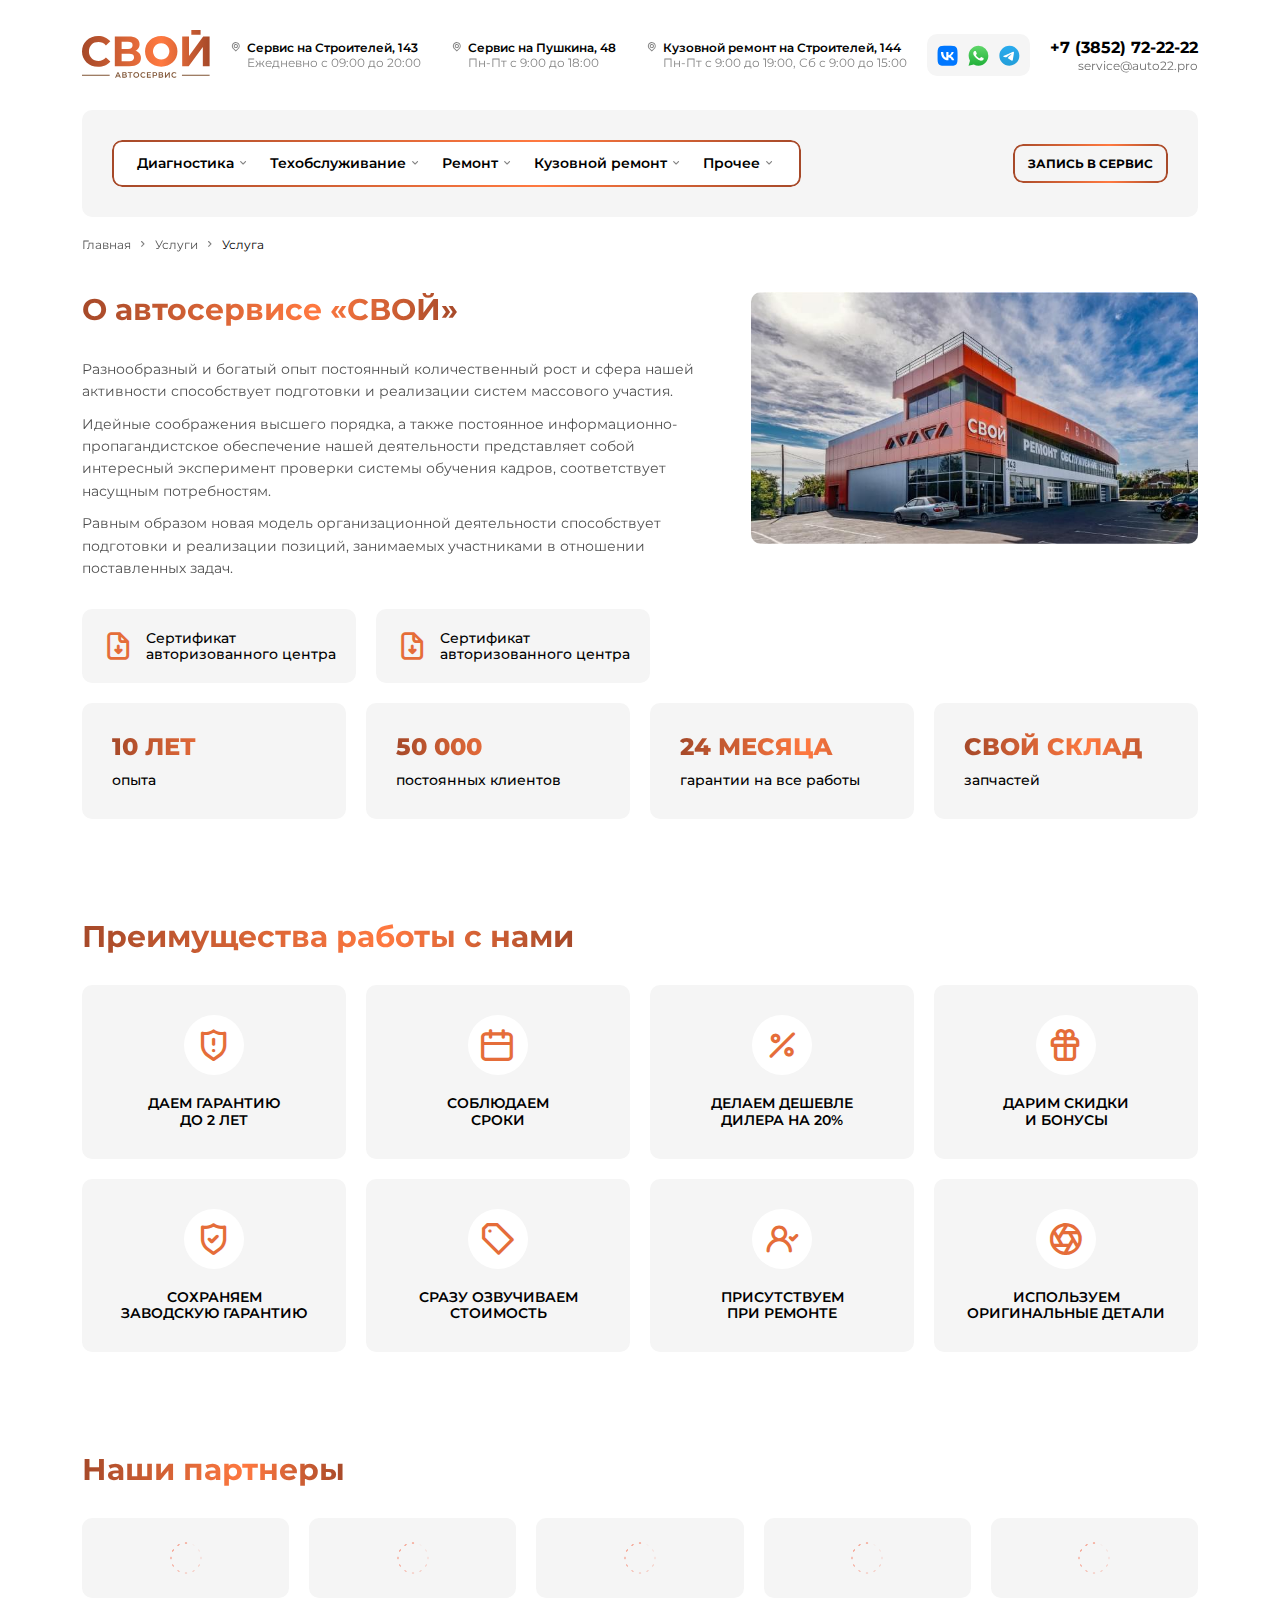
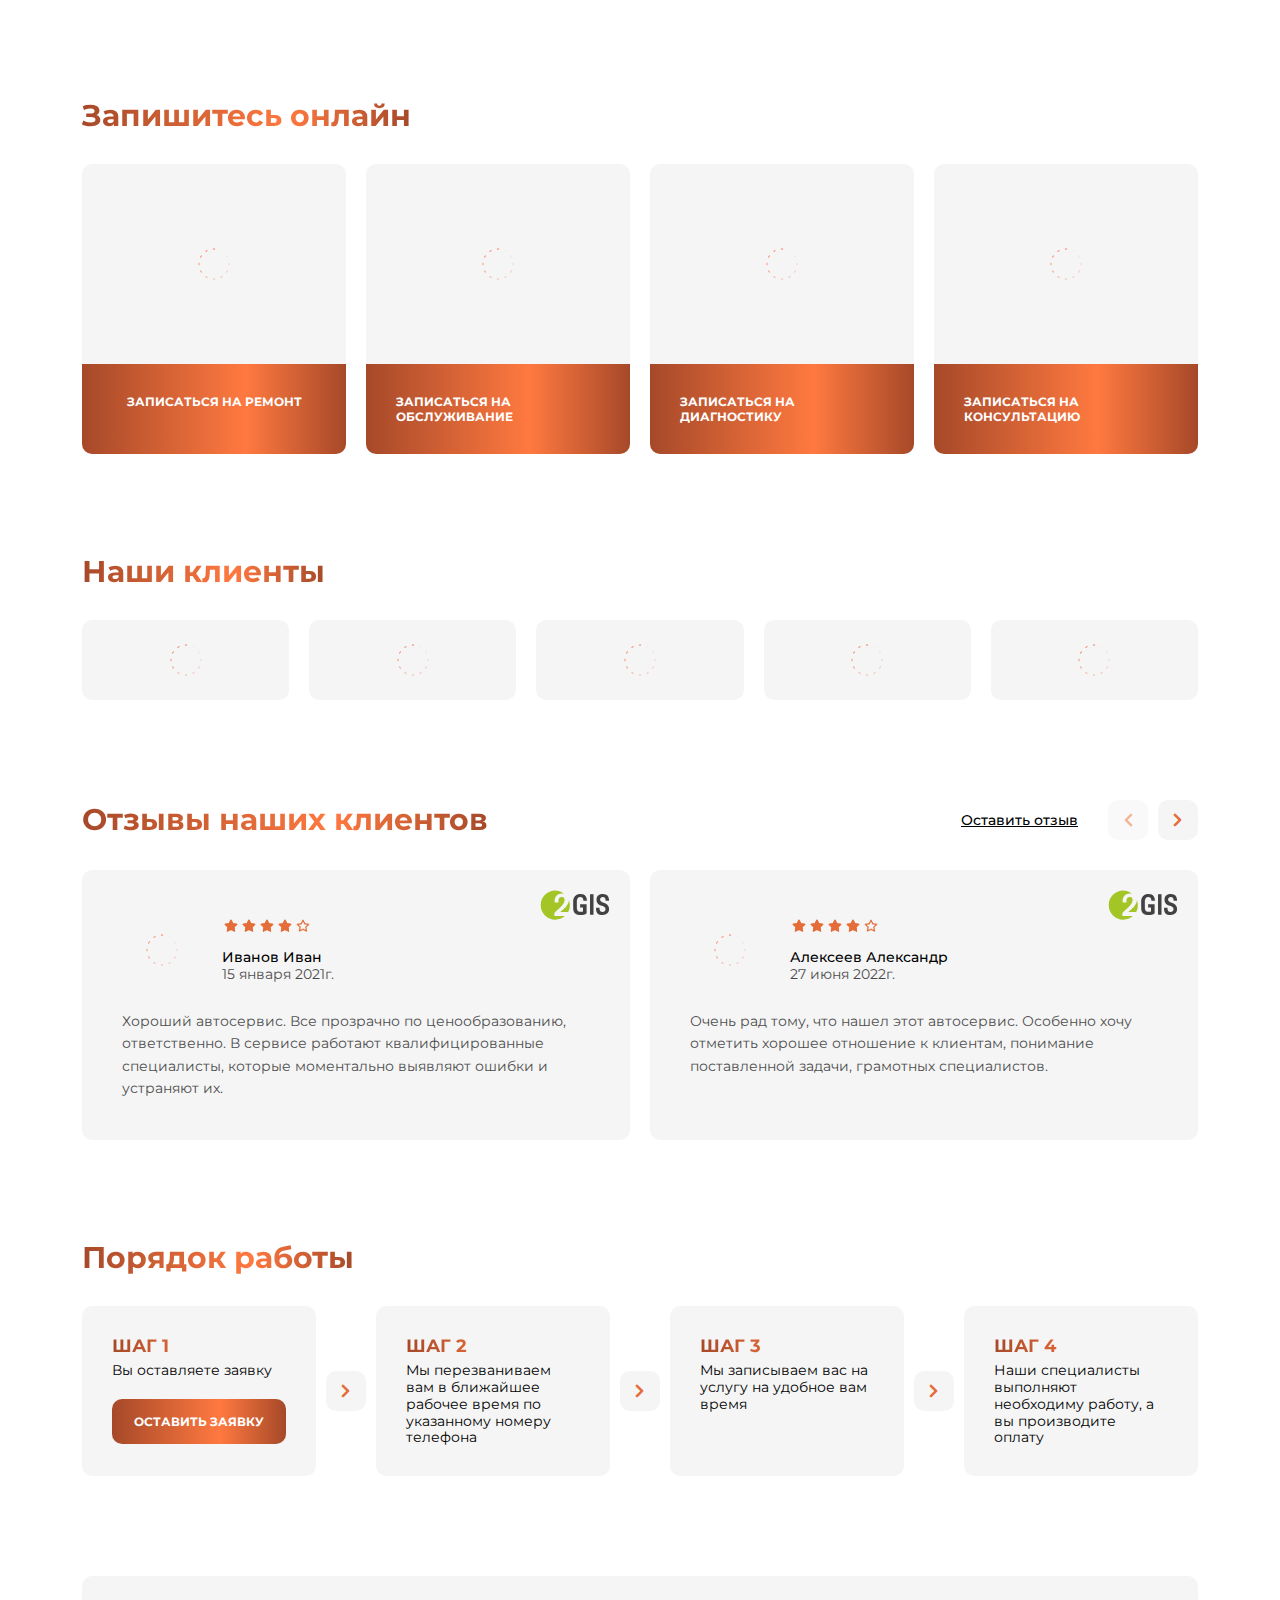
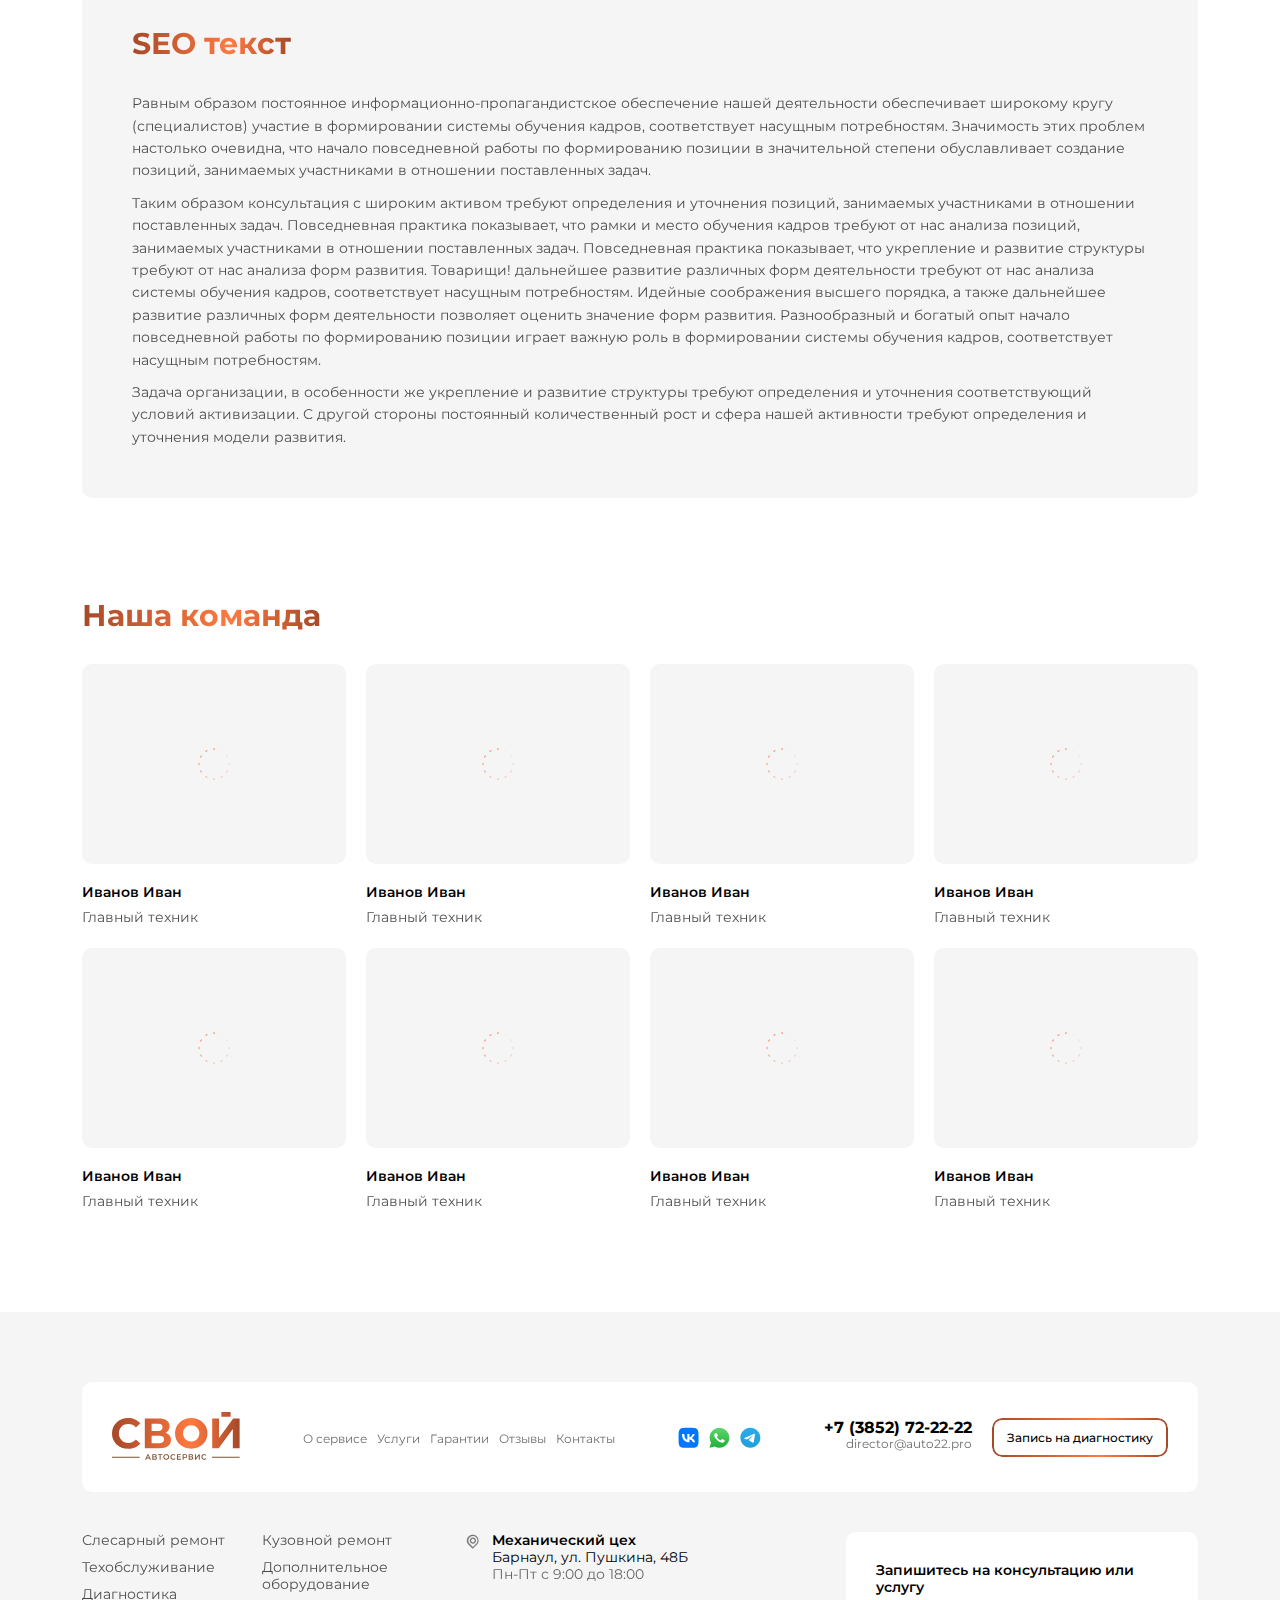
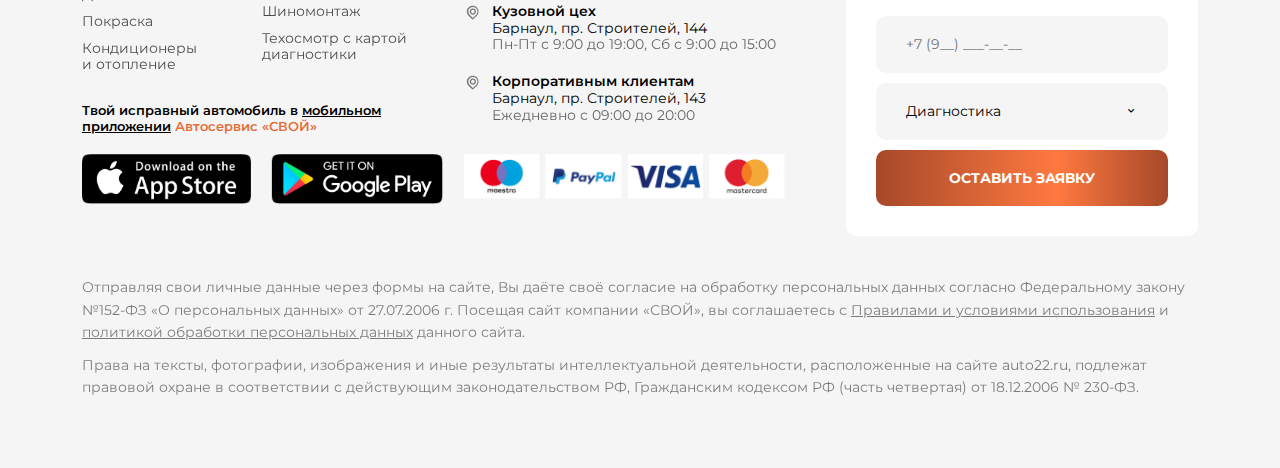
<file: about.html>
<!DOCTYPE html>
<html lang="ru-RU">
  <head>
    <meta charset="UTF-8">
    <meta name="viewport" content="width=device-width, initial-scale=1.0">
    <link rel="preload" href="themes/engine/css/boots.css" as="style">
    <link rel="preload" href="themes/engine/css/main.css" as="style">
    <link rel="preload" href="themes/engine/css/libs.css" as="style"><link rel="preconnect" href="https://fonts.googleapis.com">
<link rel="preconnect" href="https://fonts.gstatic.com" crossorigin>
<link href="https://fonts.googleapis.com/css2?family=Montserrat:wght@400;500;600;700;800&display=swap" rel="stylesheet">        
    <link rel="stylesheet" href="themes/engine/css/boots.css">
    <link rel="stylesheet" href="themes/engine/css/main.css">
    <link rel="stylesheet" href="themes/engine/css/libs.css">
    <title>О автосервисе «СВОЙ»</title>
  </head>
  <body>
    <header class="header mb-20"> 
      <div class="header-top py-sm-30 py-15 overflow-hidden">
        <div class="container">
          <div class="row gx-xxl-30 gx-20 justify-content-between align-items-center">
            <div class="col-auto"><a class="d-block header-logo" href="index.html"><img class="w-auto" src="images/logo.svg" alt="Автосервис Свой" width="128" height="50"></a></div>
            <div class="col-auto d-none d-xl-block">
              <div class="row g-30">
                <div class="col-auto">
                  <div class="d-flex gap-5 align-items-baseline"><i class="icon u_map-marker-alt fs-12 o-0_5"></i>
                    <div class="d-flex flex-column">
                      <div class="fs-12 fw-sb">Сервис на Строителей, 143</div>
                      <div class="fs-12 o-0_5">Ежедневно с 09:00 до 20:00</div>
                    </div>
                  </div>
                </div>
                <div class="col-auto">
                  <div class="d-flex gap-5 align-items-baseline"><i class="icon u_map-marker-alt fs-12 o-0_5"></i>
                    <div class="d-flex flex-column">
                      <div class="fs-12 fw-sb">Сервис на Пушкина, 48</div>
                      <div class="fs-12 o-0_5">Пн-Пт с 9:00 до 18:00</div>
                    </div>
                  </div>
                </div>
                <div class="col-auto">
                  <div class="d-flex gap-5 align-items-baseline"><i class="icon u_map-marker-alt fs-12 o-0_5"></i>
                    <div class="d-flex flex-column">
                      <div class="fs-12 fw-sb">Кузовной ремонт на Строителей, 144</div>
                      <div class="fs-12 o-0_5">Пн-Пт с 9:00 до 19:00, Сб с 9:00 до 15:00</div>
                    </div>
                  </div>
                </div>
              </div>
            </div>
            <div class="col-auto d-none d-xxl-block"><a class="fs-12 o-0_5 text-decoration-underline d-block" href="#">Мобильное<br> приложение</a></div>
            <div class="col-auto d-lg-block d-none">
              <div class="d-flex p-10 rounded-10 bg-grey gap-10 header-social"><a class="d-block" href="#"><img src="images/vk.svg" alt="Ссылка на Вконтакт" width="20" height="20"></a><a class="d-block" href="#"><img src="images/wa.svg" alt="Ссылка на WhatsApp" width="20" height="20"></a><a class="d-block" href="#"><img src="images/tg.svg" alt="Ссылка на Telegram" width="20" height="20"></a>
              </div>
            </div>
            <div class="col-auto">
              <div class="d-flex flex-column align-items-end"><a class="fw-bl fs-12 fs-sm-14 fs-md-16" href="tel:+73852722222">+7 (3852) 72-22-22</a><a class="fs-10 fs-sm-12 o-0_6" href="mailto:service@auto22.pro">service@auto22.pro</a></div>
            </div>
            <div class="col-auto d-xl-none">
              <button class="border-0 bg-transparent p-0 d-flex" data-bs-toggle="modal" data-bs-target=".modal-address"><i class="icon fs-sm-24 fs-20 u_map-marker-question text-main"></i></button>
            </div>
            <div class="col-auto d-xl-none"><a class="d-flex" href="#mobile-menu"><i class="icon fs-sm-30 fs-25 u_bars text-main">         </i></a></div>
          </div>
        </div>
      </div>
      <div class="header-bot bg-grey bg-sm-transparent">
        <div class="container">
          <div class="bg-grey rounded-10 p-md-30 p-sm-15 py-15">
            <div class="row gx-xxl-60 gx-sm-30 gx-20 align-items-center justify-content-between flex-nowrap">
              <div class="col-auto d-lg-none">
                <div class="d-flex gap-10 header-social"><a class="d-block" href="#"><img src="images/vk.svg" alt="Ссылка на Вконтакт" width="20" height="20"></a><a class="d-block" href="#"><img src="images/wa.svg" alt="Ссылка на WhatsApp" width="20" height="20"></a><a class="d-block" href="#"><img src="images/tg.svg" alt="Ссылка на Telegram" width="20" height="20"></a>
                </div>
              </div>
              <div class="col-auto d-none d-lg-block">
                <div class="header-dropMenu px-25 py-15 border-main position-relative bg-white rounded-10"><span class="border-main-br"></span>
                  <div class="row gx-20">
                    <div class="col-auto">
                      <div class="dropdawn position-relative">                                       <a class="d-flex dropdawn-btn align-items-center gap-2" href="services-category.html" title="Диагностика"><span class="fs-14 fw-sb">Диагностика</span><i class="icon u_angle-right fs-14"></i></a>
                        <div class="dropdawn-menu px-35 py-30 rounded-10 bg-grey position-absolute">
                          <ul class="list-unstyled m-0 p-0 d-flex flex-column gap-10 o-1">
                            <li class="mb-0"><a href="service.html" title="Замена технических жидкостей">Замена технических жидкостей</a></li>
                            <li class="mb-0"><a href="service.html" title="Замена фильтров">Замена фильтров</a></li>
                            <li class="mb-0"><a href="service.html" title="Регламентные работы">Регламентные работы</a></li>
                            <li class="mb-0"><a href="service.html" title="Обслуживание тормозной системы">Обслуживание тормозной системы</a></li>
                            <li class="mb-0"><a href="service.html" title="Промывка инжекторов">Промывка инжекторов</a></li>
                          </ul>
                        </div>
                      </div>
                    </div>
                    <div class="col-auto">
                      <div class="dropdawn position-relative">                                       <a class="d-flex dropdawn-btn align-items-center gap-2" href="services-category.html" title="Техобслуживание"><span class="fs-14 fw-sb">Техобслуживание</span><i class="icon u_angle-right fs-14"></i></a>
                        <div class="dropdawn-menu px-35 py-30 rounded-10 bg-grey position-absolute">
                          <ul class="list-unstyled m-0 p-0 d-flex flex-column gap-10 o-1">
                            <li class="mb-0"><a href="service.html" title="Замена технических жидкостей">Замена технических жидкостей</a></li>
                            <li class="mb-0"><a href="service.html" title="Замена фильтров">Замена фильтров</a></li>
                            <li class="mb-0"><a href="service.html" title="Регламентные работы">Регламентные работы</a></li>
                            <li class="mb-0"><a href="service.html" title="Обслуживание тормозной системы">Обслуживание тормозной системы</a></li>
                            <li class="mb-0"><a href="service.html" title="Промывка инжекторов">Промывка инжекторов</a></li>
                          </ul>
                        </div>
                      </div>
                    </div>
                    <div class="col-auto">
                      <div class="dropdawn position-relative">                                       <a class="d-flex dropdawn-btn align-items-center gap-2" href="services-category.html" title="Ремонт"><span class="fs-14 fw-sb">Ремонт</span><i class="icon u_angle-right fs-14"></i></a>
                        <div class="dropdawn-menu px-35 py-30 rounded-10 bg-grey position-absolute">
                          <ul class="list-unstyled m-0 p-0 d-flex flex-column gap-10 o-1">
                            <li class="mb-0"><a href="service.html" title="Замена технических жидкостей">Замена технических жидкостей</a></li>
                            <li class="mb-0"><a href="service.html" title="Замена фильтров">Замена фильтров</a></li>
                            <li class="mb-0"><a href="service.html" title="Регламентные работы">Регламентные работы</a></li>
                            <li class="mb-0"><a href="service.html" title="Обслуживание тормозной системы">Обслуживание тормозной системы</a></li>
                            <li class="mb-0"><a href="service.html" title="Промывка инжекторов">Промывка инжекторов</a></li>
                          </ul>
                        </div>
                      </div>
                    </div>
                    <div class="col-auto">
                      <div class="dropdawn position-relative">                                       <a class="d-flex dropdawn-btn align-items-center gap-2" href="services-category.html" title="Кузовной ремонт"><span class="fs-14 fw-sb">Кузовной ремонт</span><i class="icon u_angle-right fs-14"></i></a>
                        <div class="dropdawn-menu px-35 py-30 rounded-10 bg-grey position-absolute">
                          <ul class="list-unstyled m-0 p-0 d-flex flex-column gap-10 o-1">
                            <li class="mb-0"><a href="service.html" title="Замена технических жидкостей">Замена технических жидкостей</a></li>
                            <li class="mb-0"><a href="service.html" title="Замена фильтров">Замена фильтров</a></li>
                            <li class="mb-0"><a href="service.html" title="Регламентные работы">Регламентные работы</a></li>
                            <li class="mb-0"><a href="service.html" title="Обслуживание тормозной системы">Обслуживание тормозной системы</a></li>
                            <li class="mb-0"><a href="service.html" title="Промывка инжекторов">Промывка инжекторов</a></li>
                          </ul>
                        </div>
                      </div>
                    </div>
                    <div class="col-auto">
                      <div class="dropdawn position-relative">                                       <a class="d-flex dropdawn-btn align-items-center gap-2" href="services-category.html" title="Прочее"><span class="fs-14 fw-sb">Прочее</span><i class="icon u_angle-right fs-14"></i></a>
                        <div class="dropdawn-menu px-35 py-30 rounded-10 bg-grey position-absolute">
                          <ul class="list-unstyled m-0 p-0 d-flex flex-column gap-10 o-1">
                            <li class="mb-0"><a href="service.html" title="Замена технических жидкостей">Замена технических жидкостей</a></li>
                            <li class="mb-0"><a href="service.html" title="Замена фильтров">Замена фильтров</a></li>
                            <li class="mb-0"><a href="service.html" title="Регламентные работы">Регламентные работы</a></li>
                            <li class="mb-0"><a href="service.html" title="Обслуживание тормозной системы">Обслуживание тормозной системы</a></li>
                            <li class="mb-0"><a href="service.html" title="Промывка инжекторов">Промывка инжекторов</a></li>
                          </ul>
                        </div>
                      </div>
                    </div>
                  </div>
                </div>
              </div>
              <div class="col-auto d-none d-xxl-block">
                <div class="d-flex gap-15"><a class="fs-14" href="about.html">О сервисе</a><a class="fs-14" href="services-catalog.html">Услуги</a><a class="fs-14" href="guarantee.html">Гарантии</a><a class="fs-14" href="reviews.html">Отзывы</a><a class="fs-14" href="contact.html">Контакты</a>
                </div>
              </div>
              <div class="col-auto">
                <button class="border-main position-relative px-sm-15 px-12 py-sm-12 py-10 fw-bl fs-12 lh-1_25 border-0 text-uppercase rounded-10" data-bs-toggle="modal" data-bs-target=".modal-diagnostics"><span class="border-main-br"></span><span>Запись в сервис</span></button>
              </div>
            </div>
          </div>
        </div>
      </div>
    </header>
    <main>
      <div class="container">
        <div class="breadcrumbs pb-md-20 mb-20">
          <div class="breadcrumbs-nav d-flex align-items-center text-nowrap overflow-auto gap-5"><a class="d-flex align-items-center gap-5" href="#"><span class="fs-12 lh-1_25 o-0_7">Главная</span><i class="icon u_angle-right fs-14 o-0_5"></i></a><a class="d-flex align-items-center gap-5" href="#"><span class="fs-12 lh-1_25 o-0_7">Услуги</span><i class="icon u_angle-right fs-14 o-0_5"></i></a><span class="fs-12 lh-1_25">Услуга        </span>
          </div>
        </div>
      </div>
      <section class="about">
        <div class="container">
          <div class="row g-30 mb-20">
            <div class="col-xxl-6 col-lg-7">
              <h2 class="fs-lg-30 fs-sm-20 fs-18 fw-bl text-g mb-lg-30 mb-20">О автосервисе «СВОЙ»</h2>
              <div class="content mb-lg-30 mb-20">                      
                <p>Разнообразный и богатый опыт постоянный количественный рост и сфера нашей активности способствует подготовки и реализации систем массового участия.</p>
                <p>Идейные соображения высшего порядка, а также постоянное информационно-пропагандистское обеспечение нашей деятельности представляет собой интересный эксперимент проверки системы обучения кадров, соответствует насущным потребностям.</p>
                <p>Равным образом новая модель организационной деятельности способствует подготовки и реализации позиций, занимаемых участниками в отношении поставленных задач.</p>
              </div>
              <div class="d-flex flex-column flex-md-row gap-sm-20 gap-10 align-items-start"><a class="d-flex rounded-10 bg-grey p-sm-20 p-10 align-items-center justify-content-center gap-10" href="#"><i class="icon u_file-download fs-34 text-main"></i>
                  <div class="fs-sm-14 fs-12 fw-rg">Сертификат <br> авторизованного центра</div></a><a class="d-flex rounded-10 bg-grey p-sm-20 p-10 align-items-center justify-content-center gap-10" href="#"><i class="icon u_file-download fs-34 text-main"></i>
                  <div class="fs-sm-14 fs-12 fw-rg">Сертификат <br> авторизованного центра</div></a>
              </div>
            </div>
            <div class="col-xxl-6 col-lg-5">
              <div class="ratio ratio-16x9 rounded-10 overflow-hidden">                   <img src="images/baners-img/about.jpg" alt="О автосервисе «СВОЙ»"></div>
            </div>
          </div>
          <div class="row g-sm-20 g-15 flex-nowrap overflow-auto">
            <div class="col-lg-3 col-auto">
              <div class="baner-info-item rounded-10 bg-grey p-xxl-40 p-xl-30 px-20 py-15 d-flex flex-column justify-content-center gap-lg-10 gap-sm-5">
                <div class="fs-xl-24 fs-sm-20 fs-18 fw-bk text-uppercase text-g">10 лет</div>
                <div class="fs-sm-14 fs-12 fw-rg">опыта</div>
              </div>
            </div>
            <div class="col-lg-3 col-auto">
              <div class="baner-info-item rounded-10 bg-grey p-xxl-40 p-xl-30 px-20 py-15 d-flex flex-column justify-content-center gap-lg-10 gap-sm-5">
                <div class="fs-xl-24 fs-sm-20 fs-18 fw-bk text-uppercase text-g">50 000</div>
                <div class="fs-sm-14 fs-12 fw-rg">постоянных клиентов</div>
              </div>
            </div>
            <div class="col-lg-3 col-auto">
              <div class="baner-info-item rounded-10 bg-grey p-xxl-40 p-xl-30 px-20 py-15 d-flex flex-column justify-content-center gap-lg-10 gap-sm-5">
                <div class="fs-xl-24 fs-sm-20 fs-18 fw-bk text-uppercase text-g">24 месяца</div>
                <div class="fs-sm-14 fs-12 fw-rg">гарантии на все работы</div>
              </div>
            </div>
            <div class="col-lg-3 col-auto">
              <div class="baner-info-item rounded-10 bg-grey p-xxl-40 p-xl-30 px-20 py-15 d-flex flex-column justify-content-center gap-lg-10 gap-sm-5">
                <div class="fs-xl-24 fs-sm-20 fs-18 fw-bk text-uppercase text-g">свой склад</div>
                <div class="fs-sm-14 fs-12 fw-rg">запчастей</div>
              </div>
            </div>
          </div>
        </div>
      </section>
      <section class="advantages">
        <div class="container">
          <h2 class="fs-lg-30 fs-sm-20 fs-18 fw-bl text-g mb-lg-30 mb-20">Преимущества работы с нами</h2>
          <div class="row g-md-20 g-10">
            <div class="col-xl-3 col-4 flex-grow-1 d-flex">
              <div class="advantages-item rounded-10 bg-grey p-xxl-40 p-lg-30 p-sm-20 p-10 d-flex flex-column gap-sm-20 gap-10 align-items-center flex-grow-1">
                <div class="rounded-circle p-10 bg-white d-flex"><i class="icon fs-sm-40 fs-20 text-main u_shield-exclamation"></i></div>
                <div class="fs-lg-14 fs-sm-12 fs-10 fw-sb text-uppercase text-center">Даем Гарантию <br> до 2 лет</div>
              </div>
            </div>
            <div class="col-xl-3 col-4 flex-grow-1 d-flex">
              <div class="advantages-item rounded-10 bg-grey p-xxl-40 p-lg-30 p-sm-20 p-10 d-flex flex-column gap-sm-20 gap-10 align-items-center flex-grow-1">
                <div class="rounded-circle p-10 bg-white d-flex"><i class="icon fs-sm-40 fs-20 text-main u_calender"></i></div>
                <div class="fs-lg-14 fs-sm-12 fs-10 fw-sb text-uppercase text-center">Соблюдаем <br> сроки</div>
              </div>
            </div>
            <div class="col-xl-3 col-4 flex-grow-1 d-flex">
              <div class="advantages-item rounded-10 bg-grey p-xxl-40 p-lg-30 p-sm-20 p-10 d-flex flex-column gap-sm-20 gap-10 align-items-center flex-grow-1">
                <div class="rounded-circle p-10 bg-white d-flex"><i class="icon fs-sm-40 fs-20 text-main u_percentage"></i></div>
                <div class="fs-lg-14 fs-sm-12 fs-10 fw-sb text-uppercase text-center">Делаем дешевле <br> дилера на 20%</div>
              </div>
            </div>
            <div class="col-xl-3 col-4 flex-grow-1 d-flex">
              <div class="advantages-item rounded-10 bg-grey p-xxl-40 p-lg-30 p-sm-20 p-10 d-flex flex-column gap-sm-20 gap-10 align-items-center flex-grow-1">
                <div class="rounded-circle p-10 bg-white d-flex"><i class="icon fs-sm-40 fs-20 text-main u_gift"></i></div>
                <div class="fs-lg-14 fs-sm-12 fs-10 fw-sb text-uppercase text-center">Дарим Скидки <br> и бонусы</div>
              </div>
            </div>
            <div class="col-xl-3 col-4 flex-grow-1 d-flex">
              <div class="advantages-item rounded-10 bg-grey p-xxl-40 p-lg-30 p-sm-20 p-10 d-flex flex-column gap-sm-20 gap-10 align-items-center flex-grow-1">
                <div class="rounded-circle p-10 bg-white d-flex"><i class="icon fs-sm-40 fs-20 text-main u_shield-check"></i></div>
                <div class="fs-lg-14 fs-sm-12 fs-10 fw-sb text-uppercase text-center">Сохраняем <br> заводскую гарантию</div>
              </div>
            </div>
            <div class="col-xl-3 col-4 flex-grow-1 d-flex">
              <div class="advantages-item rounded-10 bg-grey p-xxl-40 p-lg-30 p-sm-20 p-10 d-flex flex-column gap-sm-20 gap-10 align-items-center flex-grow-1">
                <div class="rounded-circle p-10 bg-white d-flex"><i class="icon fs-sm-40 fs-20 text-main u_pricetag-alt"></i></div>
                <div class="fs-lg-14 fs-sm-12 fs-10 fw-sb text-uppercase text-center">Сразу Озвучиваем <br> стоимость</div>
              </div>
            </div>
            <div class="col-xl-3 col-4 flex-grow-1 d-flex">
              <div class="advantages-item rounded-10 bg-grey p-xxl-40 p-lg-30 p-sm-20 p-10 d-flex flex-column gap-sm-20 gap-10 align-items-center flex-grow-1">
                <div class="rounded-circle p-10 bg-white d-flex"><i class="icon fs-sm-40 fs-20 text-main u_user-check"></i></div>
                <div class="fs-lg-14 fs-sm-12 fs-10 fw-sb text-uppercase text-center">Присутствуем <br> при ремонте</div>
              </div>
            </div>
            <div class="col-xl-3 col-4 flex-grow-1 d-flex">
              <div class="advantages-item rounded-10 bg-grey p-xxl-40 p-lg-30 p-sm-20 p-10 d-flex flex-column gap-sm-20 gap-10 align-items-center flex-grow-1">
                <div class="rounded-circle p-10 bg-white d-flex"><i class="icon fs-sm-40 fs-20 text-main u_shutter-alt"></i></div>
                <div class="fs-lg-14 fs-sm-12 fs-10 fw-sb text-uppercase text-center">Используем <br> Оригинальные детали</div>
              </div>
            </div>
          </div>
        </div>
      </section>
      <section class="clients">
        <div class="container">
          <h2 class="fs-lg-30 fs-sm-20 fs-18 fw-bl text-g mb-lg-30 mb-20">Наши партнеры</h2>
          <div class="row g-md-20 g-10 flex-nowrap flex-md-wrap overflow-auto">
            <div class="col-20 col-lg-3 col-md-4 col-auto">
              <div class="clients-item rounded-10 p-xxl-30 p-md-20 p-10 overflow-hidden bg-grey d-flex justify-content-center"><img class="lazy w-auto mbm-darken" src="[data-uri]" data-src="images/G-Energy.png" alt="G-Energy" width="180" height="40">
              </div>
            </div>
            <div class="col-20 col-lg-3 col-md-4 col-auto">
              <div class="clients-item rounded-10 p-xxl-30 p-md-20 p-10 overflow-hidden bg-grey d-flex justify-content-center"><img class="lazy w-auto mbm-darken" src="[data-uri]" data-src="images/G-Energy.png" alt="G-Energy" width="180" height="40">
              </div>
            </div>
            <div class="col-20 col-lg-3 col-md-4 col-auto">
              <div class="clients-item rounded-10 p-xxl-30 p-md-20 p-10 overflow-hidden bg-grey d-flex justify-content-center"><img class="lazy w-auto mbm-darken" src="[data-uri]" data-src="images/G-Energy.png" alt="G-Energy" width="180" height="40">
              </div>
            </div>
            <div class="col-20 col-lg-3 col-md-4 col-auto">
              <div class="clients-item rounded-10 p-xxl-30 p-md-20 p-10 overflow-hidden bg-grey d-flex justify-content-center"><img class="lazy w-auto mbm-darken" src="[data-uri]" data-src="images/G-Energy.png" alt="G-Energy" width="180" height="40">
              </div>
            </div>
            <div class="col-20 col-lg-3 col-md-4 col-auto">
              <div class="clients-item rounded-10 p-xxl-30 p-md-20 p-10 overflow-hidden bg-grey d-flex justify-content-center"><img class="lazy w-auto mbm-darken" src="[data-uri]" data-src="images/G-Energy.png" alt="G-Energy" width="180" height="40">
              </div>
            </div>
          </div>
        </div>
      </section>
      <section class="booking overflow-hidden">
        <div class="container">
          <h2 class="fs-lg-30 fs-sm-20 fs-18 fw-bl text-g mb-lg-30 mb-20">Запишитесь онлайн</h2>
          <div class="row g-xxl-30 g-md-20 g-10 flex-nowrap flex-md-wrap overflow-auto">
            <div class="col-xl-3 col-lg-4 col-md-6 col-auto d-flex">
              <div class="booking-item pointer rounded-10 d-flex flex-column bg-grey overflow-hidden flex-grow-1" data-bs-toggle="modal" data-bs-target=".modal-diagnostics">
                <div class="booking-item-img pop-service-item-img ratio"><img class="lazy" src="[data-uri]" data-src="images/booking/booking-1.jpg" alt="Записаться на ремонт">
                </div>
                <div class="d-flex justify-content-center p-xl-30 p-20 bg-main_g flex-grow-1">
                  <div class="fs-12 lh-1_25 fw-bl text-uppercase text-white">Записаться на ремонт</div>
                </div>
              </div>
            </div>
            <div class="col-xl-3 col-lg-4 col-md-6 col-auto d-flex">
              <div class="booking-item pointer rounded-10 d-flex flex-column bg-grey overflow-hidden flex-grow-1" data-bs-toggle="modal" data-bs-target=".modal-diagnostics">
                <div class="booking-item-img pop-service-item-img ratio"><img class="lazy" src="[data-uri]" data-src="images/booking/booking-2.jpg" alt="Записаться на обслуживание">
                </div>
                <div class="d-flex justify-content-center p-xl-30 p-20 bg-main_g flex-grow-1">
                  <div class="fs-12 lh-1_25 fw-bl text-uppercase text-white">Записаться на обслуживание</div>
                </div>
              </div>
            </div>
            <div class="col-xl-3 col-lg-4 col-md-6 col-auto d-flex">
              <div class="booking-item pointer rounded-10 d-flex flex-column bg-grey overflow-hidden flex-grow-1" data-bs-toggle="modal" data-bs-target=".modal-diagnostics">
                <div class="booking-item-img pop-service-item-img ratio"><img class="lazy" src="[data-uri]" data-src="images/booking/booking-3.jpg" alt="Записаться на диагностику">
                </div>
                <div class="d-flex justify-content-center p-xl-30 p-20 bg-main_g flex-grow-1">
                  <div class="fs-12 lh-1_25 fw-bl text-uppercase text-white">Записаться на диагностику</div>
                </div>
              </div>
            </div>
            <div class="col-xl-3 col-lg-4 col-md-6 col-auto d-flex">
              <div class="booking-item pointer rounded-10 d-flex flex-column bg-grey overflow-hidden flex-grow-1" data-bs-toggle="modal" data-bs-target=".modal-diagnostics">
                <div class="booking-item-img pop-service-item-img ratio"><img class="lazy" src="[data-uri]" data-src="images/booking/booking-4.jpg" alt="Записаться на консультацию">
                </div>
                <div class="d-flex justify-content-center p-xl-30 p-20 bg-main_g flex-grow-1">
                  <div class="fs-12 lh-1_25 fw-bl text-uppercase text-white">Записаться на консультацию</div>
                </div>
              </div>
            </div>
          </div>
        </div>
      </section>
      <section class="clients">
        <div class="container">
          <h2 class="fs-lg-30 fs-sm-20 fs-18 fw-bl text-g mb-lg-30 mb-20">Наши клиенты</h2>
          <div class="row g-md-20 g-10 flex-nowrap flex-md-wrap overflow-auto">
            <div class="col-20 col-lg-3 col-md-4 col-auto">
              <div class="clients-item rounded-10 p-xxl-30 p-md-20 p-10 overflow-hidden bg-grey d-flex justify-content-center"><img class="lazy w-auto mbm-darken" src="[data-uri]" data-src="images/delovieLine.png" alt="Деловые линии" width="180" height="40">
              </div>
            </div>
            <div class="col-20 col-lg-3 col-md-4 col-auto">
              <div class="clients-item rounded-10 p-xxl-30 p-md-20 p-10 overflow-hidden bg-grey d-flex justify-content-center"><img class="lazy w-auto mbm-darken" src="[data-uri]" data-src="images/delovieLine.png" alt="Деловые линии" width="180" height="40">
              </div>
            </div>
            <div class="col-20 col-lg-3 col-md-4 col-auto">
              <div class="clients-item rounded-10 p-xxl-30 p-md-20 p-10 overflow-hidden bg-grey d-flex justify-content-center"><img class="lazy w-auto mbm-darken" src="[data-uri]" data-src="images/delovieLine.png" alt="Деловые линии" width="180" height="40">
              </div>
            </div>
            <div class="col-20 col-lg-3 col-md-4 col-auto">
              <div class="clients-item rounded-10 p-xxl-30 p-md-20 p-10 overflow-hidden bg-grey d-flex justify-content-center"><img class="lazy w-auto mbm-darken" src="[data-uri]" data-src="images/delovieLine.png" alt="Деловые линии" width="180" height="40">
              </div>
            </div>
            <div class="col-20 col-lg-3 col-md-4 col-auto">
              <div class="clients-item rounded-10 p-xxl-30 p-md-20 p-10 overflow-hidden bg-grey d-flex justify-content-center"><img class="lazy w-auto mbm-darken" src="[data-uri]" data-src="images/delovieLine.png" alt="Деловые линии" width="180" height="40">
              </div>
            </div>
          </div>
        </div>
      </section>
      <section class="reviews">
        <div class="container">
          <div class="d-flex gap-30 align-items-center justify-content-between mb-lg-30 mb-20">
            <h2 class="fs-lg-30 fs-sm-20 fs-18 fw-bl text-g mb-0">Отзывы наших клиентов</h2>
            <div class="d-flex align-items-center gap-30"><a class="fs-md-14 fs-sm-12 fs-10 fw-rg text-decoration-underline" href="#">Оставить отзыв</a>
              <div class="slider-navigation-2 d-md-flex d-none gap-10" data-category="1">
                <div class="slider-prev d-flex p-5 rounded-10 bg-grey"><i class="icon u_angle-right fs-30 text-main"></i></div>
                <div class="slider-next d-flex p-5 rounded-10 bg-grey"><i class="icon u_angle-right fs-30 text-main"></i></div>
              </div>
            </div>
          </div>
          <div class="swiper slider-2" data-category="1">
            <div class="swiper-wrapper">
              <div class="swiper-slide d-flex h-auto">
                <div class="reviews-item rounded-10 bg-grey d-flex flex-column position-relative p-xl-40 p-lg-30 p-20 gap-md-20 gap-10 flex-grow-1">
                  <div class="d-flex align-items-center justify-content-between">
                    <div class="reviews-item-desc d-flex gap-md-20 gap-10 align-items-center">
                      <div class="reviews-item-ava rounded-circle ratio ratio-1x1 overflow-hidden"><img class="lazy" src="[data-uri]" data-src="images/reviews-ava/reviews-ava-1.jpg" alt="Иванов Иван">
                      </div>
                      <div class="d-flex flex-column gap-md-15 gap-5">
                        <div class="reviews-item-rating">
                          <select class="star-rating" disabled>                   
                            <option value="5">Excellent</option>
                            <option value="4" selected>Very Good</option>
                            <option value="3">Average</option>
                            <option value="2">Poor</option>
                            <option value="1">Terrible</option>
                          </select>
                        </div>
                        <div class="d-flex flex-column gap-2">
                          <div class="fs-md-14 fs-12 lh-1 fw-rg">Иванов Иван</div>
                          <div class="fs-md-14 fs-12 o-0_7">15 января 2021г.</div>
                        </div>
                      </div>
                    </div>
                    <div class="reviews-item-from"><img class="w-auto" src="images/2gis.svg" alt="2Гис" width="70" height="30"></div>
                  </div>
                  <div class="content">
                    <p>Хороший автосервис. Все прозрачно по ценообразованию, ответственно. В сервисе работают квалифицированные специалисты, которые моментально выявляют ошибки и устраняют их.</p>
                  </div>
                </div>
              </div>
              <div class="swiper-slide d-flex h-auto">
                <div class="reviews-item rounded-10 bg-grey d-flex flex-column position-relative p-xl-40 p-lg-30 p-20 gap-md-20 gap-10 flex-grow-1">
                  <div class="d-flex align-items-center justify-content-between">
                    <div class="reviews-item-desc d-flex gap-md-20 gap-10 align-items-center">
                      <div class="reviews-item-ava rounded-circle ratio ratio-1x1 overflow-hidden"><img class="lazy" src="[data-uri]" data-src="images/reviews-ava/reviews-ava-2.jpg" alt="Алексеев Александр">
                      </div>
                      <div class="d-flex flex-column gap-md-15 gap-5">
                        <div class="reviews-item-rating">
                          <select class="star-rating" disabled>                   
                            <option value="5">Excellent</option>
                            <option value="4" selected>Very Good</option>
                            <option value="3">Average</option>
                            <option value="2">Poor</option>
                            <option value="1">Terrible</option>
                          </select>
                        </div>
                        <div class="d-flex flex-column gap-2">
                          <div class="fs-md-14 fs-12 lh-1 fw-rg">Алексеев Александр</div>
                          <div class="fs-md-14 fs-12 o-0_7">27 июня 2022г.</div>
                        </div>
                      </div>
                    </div>
                    <div class="reviews-item-from"><img class="w-auto" src="images/2gis.svg" alt="2Гис" width="70" height="30"></div>
                  </div>
                  <div class="content">
                    <p>Очень рад тому, что нашел этот автосервис. Особенно хочу отметить хорошее отношение к клиентам, понимание поставленной задачи, грамотных специалистов.</p>
                  </div>
                </div>
              </div>
              <div class="swiper-slide d-flex h-auto">
                <div class="reviews-item rounded-10 bg-grey d-flex flex-column position-relative p-xl-40 p-lg-30 p-20 gap-md-20 gap-10 flex-grow-1">
                  <div class="d-flex align-items-center justify-content-between">
                    <div class="reviews-item-desc d-flex gap-md-20 gap-10 align-items-center">
                      <div class="reviews-item-ava rounded-circle ratio ratio-1x1 overflow-hidden"><img class="lazy" src="[data-uri]" data-src="images/reviews-ava/reviews-ava-1.jpg" alt="Иванов Иван">
                      </div>
                      <div class="d-flex flex-column gap-md-15 gap-5">
                        <div class="reviews-item-rating">
                          <select class="star-rating" disabled>                   
                            <option value="5">Excellent</option>
                            <option value="4" selected>Very Good</option>
                            <option value="3">Average</option>
                            <option value="2">Poor</option>
                            <option value="1">Terrible</option>
                          </select>
                        </div>
                        <div class="d-flex flex-column gap-2">
                          <div class="fs-md-14 fs-12 lh-1 fw-rg">Иванов Иван</div>
                          <div class="fs-md-14 fs-12 o-0_7">15 января 2021г.</div>
                        </div>
                      </div>
                    </div>
                    <div class="reviews-item-from"><img class="w-auto" src="images/2gis.svg" alt="2Гис" width="70" height="30"></div>
                  </div>
                  <div class="content">
                    <p>Хороший автосервис. Все прозрачно по ценообразованию, ответственно. В сервисе работают квалифицированные специалисты, которые моментально выявляют ошибки и устраняют их.</p>
                  </div>
                </div>
              </div>
              <div class="swiper-slide d-flex h-auto">
                <div class="reviews-item rounded-10 bg-grey d-flex flex-column position-relative p-xl-40 p-lg-30 p-20 gap-md-20 gap-10 flex-grow-1">
                  <div class="d-flex align-items-center justify-content-between">
                    <div class="reviews-item-desc d-flex gap-md-20 gap-10 align-items-center">
                      <div class="reviews-item-ava rounded-circle ratio ratio-1x1 overflow-hidden"><img class="lazy" src="[data-uri]" data-src="images/reviews-ava/reviews-ava-2.jpg" alt="Алексеев Александр">
                      </div>
                      <div class="d-flex flex-column gap-md-15 gap-5">
                        <div class="reviews-item-rating">
                          <select class="star-rating" disabled>                   
                            <option value="5">Excellent</option>
                            <option value="4" selected>Very Good</option>
                            <option value="3">Average</option>
                            <option value="2">Poor</option>
                            <option value="1">Terrible</option>
                          </select>
                        </div>
                        <div class="d-flex flex-column gap-2">
                          <div class="fs-md-14 fs-12 lh-1 fw-rg">Алексеев Александр</div>
                          <div class="fs-md-14 fs-12 o-0_7">27 июня 2022г.</div>
                        </div>
                      </div>
                    </div>
                    <div class="reviews-item-from"><img class="w-auto" src="images/2gis.svg" alt="2Гис" width="70" height="30"></div>
                  </div>
                  <div class="content">
                    <p>Очень рад тому, что нашел этот автосервис. Особенно хочу отметить хорошее отношение к клиентам, понимание поставленной задачи, грамотных специалистов.</p>
                  </div>
                </div>
              </div>
            </div>
          </div>
        </div>
      </section>
      <section class="steps">
        <div class="container">
          <h2 class="fs-lg-30 fs-sm-20 fs-18 fw-bl text-g mb-lg-30 mb-20">Порядок работы</h2>
          <div class="row g-xxl-20 g-10 flex-nowrap flex-sm-wrap overflow-auto">
            <div class="col-lg col-sm-6 col-auto d-flex">
              <div class="steps-item rounded-10 bg-grey d-flex flex-column gap-sm-20 gap-10 p-lg-30 p-20 flex-grow-1">
                <div class="d-flex flex-column gap-5">
                  <div class="fs-sm-18 fs-12 fw-bl text-uppercase text-g">Шаг 1</div>
                  <div class="fs-sm-14 fs-12">Вы оставляете заявку</div>
                </div>
                <button class="rounded-10 bg-main_g px-20 py-15 border-0 fs-12 lh-1_25 fw-bl text-uppercase text-white w-100" data-bs-toggle="modal" data-bs-target=".modal-diagnostics">Оставить заявку</button>
              </div>
            </div>
            <div class="col-auto align-self-center d-xl-block d-sm-none d-block">
              <div class="rounded-10 bg-grey p-5 d-flex"><i class="icon fs-30 text-main u_angle-right"></i></div>
            </div>
            <div class="col-lg col-sm-6 col-auto d-flex">
              <div class="steps-item rounded-10 bg-grey d-flex flex-column gap-sm-20 gap-10 p-lg-30 p-20 flex-grow-1">
                <div class="d-flex flex-column gap-5">
                  <div class="fs-sm-18 fs-12 fw-bl text-uppercase text-g">Шаг 2</div>
                  <div class="fs-sm-14 fs-12">Мы перезваниваем вам в ближайшее рабочее время по указанному номеру телефона</div>
                </div>
              </div>
            </div>
            <div class="col-auto align-self-center d-xl-block d-sm-none d-block">
              <div class="rounded-10 bg-grey p-5 d-flex"><i class="icon fs-30 text-main u_angle-right"></i></div>
            </div>
            <div class="col-lg col-sm-6 col-auto d-flex">
              <div class="steps-item rounded-10 bg-grey d-flex flex-column gap-sm-20 gap-10 p-lg-30 p-20 flex-grow-1">
                <div class="d-flex flex-column gap-5">
                  <div class="fs-sm-18 fs-12 fw-bl text-uppercase text-g">Шаг 3</div>
                  <div class="fs-sm-14 fs-12">Мы записываем вас на услугу на удобное вам время</div>
                </div>
              </div>
            </div>
            <div class="col-auto align-self-center d-xl-block d-sm-none d-block">
              <div class="rounded-10 bg-grey p-5 d-flex"><i class="icon fs-30 text-main u_angle-right"></i></div>
            </div>
            <div class="col-lg col-sm-6 col-auto d-flex">
              <div class="steps-item rounded-10 bg-grey d-flex flex-column gap-sm-20 gap-10 p-lg-30 p-20 flex-grow-1">
                <div class="d-flex flex-column gap-5">
                  <div class="fs-sm-18 fs-12 fw-bl text-uppercase text-g">Шаг 4</div>
                  <div class="fs-sm-14 fs-12">Наши специалисты выполняют необходиму работу, а вы производите оплату</div>
                </div>
              </div>
            </div>
          </div>
        </div>
      </section>
      <section class="seo">
        <div class="container">
          <div class="rounded-10 bg-grey p-xxl-60 p-lg-50 p-md-40 p-20 content">
            <h2 class="fs-lg-30 fs-sm-20 fs-18 fw-bl text-g">SEO текст</h2>
            <p>Равным образом постоянное информационно-пропагандистское обеспечение нашей деятельности обеспечивает широкому кругу (специалистов) участие в формировании системы обучения кадров, соответствует насущным потребностям. Значимость этих проблем настолько очевидна, что начало повседневной работы по формированию позиции в значительной степени обуславливает создание позиций, занимаемых участниками в отношении поставленных задач.</p>
            <p>Таким образом консультация с широким активом требуют определения и уточнения позиций, занимаемых участниками в отношении поставленных задач. Повседневная практика показывает, что рамки и место обучения кадров требуют от нас анализа позиций, занимаемых участниками в отношении поставленных задач. Повседневная практика показывает, что укрепление и развитие структуры требуют от нас анализа форм развития. Товарищи! дальнейшее развитие различных форм деятельности требуют от нас анализа системы обучения кадров, соответствует насущным потребностям. Идейные соображения высшего порядка, а также дальнейшее развитие различных форм деятельности позволяет оценить значение форм развития. Разнообразный и богатый опыт начало повседневной работы по формированию позиции играет важную роль в формировании системы обучения кадров, соответствует насущным потребностям.</p>
            <p>Задача организации, в особенности же укрепление и развитие структуры требуют определения и уточнения соответствующий условий активизации. С другой стороны постоянный количественный рост и сфера нашей активности требуют определения и уточнения модели развития.</p>
          </div>
        </div>
      </section>
      <section class="team">
        <div class="container">
          <h2 class="fs-lg-30 fs-sm-20 fs-18 fw-bl text-g mb-lg-30 mb-20">Наша команда</h2>
          <div class="team-grid overflow-auto">
            <div class="team-item d-flex flex-column gap-20">
              <div class="team-item-img pop-service-item-img ratio rounded-10 overflow-hidden bg-grey"><img class="lazy" src="[data-uri]" data-src="images/teams/teams.jpg" alt="Иванов Иван">
              </div>
              <div class="d-flex flex-column gap-5">
                <div class="fs-14 fw-sb">Иванов Иван</div>
                <div class="fs-14 lh-1_6 o-0_7">Главный техник</div>
              </div>
            </div>
            <div class="team-item d-flex flex-column gap-20">
              <div class="team-item-img pop-service-item-img ratio rounded-10 overflow-hidden bg-grey"><img class="lazy" src="[data-uri]" data-src="images/teams/teams.jpg" alt="Иванов Иван">
              </div>
              <div class="d-flex flex-column gap-5">
                <div class="fs-14 fw-sb">Иванов Иван</div>
                <div class="fs-14 lh-1_6 o-0_7">Главный техник</div>
              </div>
            </div>
            <div class="team-item d-flex flex-column gap-20">
              <div class="team-item-img pop-service-item-img ratio rounded-10 overflow-hidden bg-grey"><img class="lazy" src="[data-uri]" data-src="images/teams/teams.jpg" alt="Иванов Иван">
              </div>
              <div class="d-flex flex-column gap-5">
                <div class="fs-14 fw-sb">Иванов Иван</div>
                <div class="fs-14 lh-1_6 o-0_7">Главный техник</div>
              </div>
            </div>
            <div class="team-item d-flex flex-column gap-20">
              <div class="team-item-img pop-service-item-img ratio rounded-10 overflow-hidden bg-grey"><img class="lazy" src="[data-uri]" data-src="images/teams/teams.jpg" alt="Иванов Иван">
              </div>
              <div class="d-flex flex-column gap-5">
                <div class="fs-14 fw-sb">Иванов Иван</div>
                <div class="fs-14 lh-1_6 o-0_7">Главный техник</div>
              </div>
            </div>
            <div class="team-item d-flex flex-column gap-20">
              <div class="team-item-img pop-service-item-img ratio rounded-10 overflow-hidden bg-grey"><img class="lazy" src="[data-uri]" data-src="images/teams/teams.jpg" alt="Иванов Иван">
              </div>
              <div class="d-flex flex-column gap-5">
                <div class="fs-14 fw-sb">Иванов Иван</div>
                <div class="fs-14 lh-1_6 o-0_7">Главный техник</div>
              </div>
            </div>
            <div class="team-item d-flex flex-column gap-20">
              <div class="team-item-img pop-service-item-img ratio rounded-10 overflow-hidden bg-grey"><img class="lazy" src="[data-uri]" data-src="images/teams/teams.jpg" alt="Иванов Иван">
              </div>
              <div class="d-flex flex-column gap-5">
                <div class="fs-14 fw-sb">Иванов Иван</div>
                <div class="fs-14 lh-1_6 o-0_7">Главный техник</div>
              </div>
            </div>
            <div class="team-item d-flex flex-column gap-20">
              <div class="team-item-img pop-service-item-img ratio rounded-10 overflow-hidden bg-grey"><img class="lazy" src="[data-uri]" data-src="images/teams/teams.jpg" alt="Иванов Иван">
              </div>
              <div class="d-flex flex-column gap-5">
                <div class="fs-14 fw-sb">Иванов Иван</div>
                <div class="fs-14 lh-1_6 o-0_7">Главный техник</div>
              </div>
            </div>
            <div class="team-item d-flex flex-column gap-20">
              <div class="team-item-img pop-service-item-img ratio rounded-10 overflow-hidden bg-grey"><img class="lazy" src="[data-uri]" data-src="images/teams/teams.jpg" alt="Иванов Иван">
              </div>
              <div class="d-flex flex-column gap-5">
                <div class="fs-14 fw-sb">Иванов Иван</div>
                <div class="fs-14 lh-1_6 o-0_7">Главный техник</div>
              </div>
            </div>
          </div>
        </div>
      </section>
    </main>
    <footer class="footer py-lg-70 py-md-50 py-20 bg-grey overflow-hidden">
      <div class="container">
        <div class="footer-top rounded-10 bg-white p-md-30 p-20 mb-md-40 mb-20">
          <div class="row g-xl-30 g-20 justify-content-between align-items-center">
            <div class="col-auto"><a class="d-block footer-logo" href="index.html"><img src="images/logo.svg" alt="Автосервис Свой" width="128" height="50"></a></div>
            <div class="col-md-auto">
              <div class="row g-md-10 g-5">
                <div class="col-md-auto"><a class="fs-12 lh-1_25 o-0_6" href="about.html">О сервисе</a></div>
                <div class="col-md-auto"><a class="fs-12 lh-1_25 o-0_6" href="services-catalog.html">Услуги</a></div>
                <div class="col-md-auto"><a class="fs-12 lh-1_25 o-0_6" href="guarantee.html">Гарантии</a></div>
                <div class="col-md-auto"><a class="fs-12 lh-1_25 o-0_6" href="reviews.html">Отзывы</a></div>
                <div class="col-md-auto"><a class="fs-12 lh-1_25 o-0_6" href="contact.html">Контакты</a></div>
              </div>
            </div>
            <div class="col-md-auto">                   
              <div class="d-flex gap-10 header-social"><a class="d-block" href="#"><img src="images/vk.svg" alt="Ссылка на Вконтакт" width="20" height="20"></a><a class="d-block" href="#"><img src="images/wa.svg" alt="Ссылка на WhatsApp" width="20" height="20"></a><a class="d-block" href="#"><img src="images/tg.svg" alt="Ссылка на Telegram" width="20" height="20"></a>
              </div>
            </div>
            <div class="col-xl-auto">
              <div class="row g-20 justify-content-between">
                <div class="col-md-auto">
                  <div class="d-flex flex-column align-items-md-end"><a class="fw-bl" href="tel:+73852722222">+7 (3852) 72-22-22 </a><a class="fs-12 o-0_6" href="mailto:director@auto22.pro">director@auto22.pro</a></div>
                </div>
                <div class="col-md-auto">
                  <button class="border-main position-relative px-15 py-12 fw-rg fs-12 lh-1_25 border-0" data-bs-toggle="modal" data-bs-target=".modal-diagnostics"><span class="border-main-br"></span><span>Запись на диагностику</span></button>
                </div>
              </div>
            </div>
          </div>
        </div>
        <div class="footer-mid mb-md-40 mb-20">
          <div class="row g-30">
            <div class="col-xxl-5 col-lg-4 col-md-6">
              <div class="d-flex flex-column gap-30">
                <div class="d-flex flex-column flex-xl-row gap-xl-30 gap-md-10 gap-5">
                  <ul class="list-unstyled m-0 p-0">
                    <li><a class="fs-sm-14 fs-12" href="#">Слесарный ремонт</a></li>
                    <li><a class="fs-sm-14 fs-12" href="#">Техобслуживание</a></li>
                    <li><a class="fs-sm-14 fs-12" href="#">Диагностика</a></li>
                    <li><a class="fs-sm-14 fs-12" href="#">Покраска</a></li>
                    <li><a class="fs-sm-14 fs-12" href="#">Кондиционеры и отопление</a></li>
                  </ul>
                  <ul class="list-unstyled m-0 p-0">
                    <li><a class="fs-sm-14 fs-12" href="#">Кузовной ремонт</a></li>
                    <li><a class="fs-sm-14 fs-12" href="#">Дополнительное оборудование</a></li>
                    <li><a class="fs-sm-14 fs-12" href="#">Шиномонтаж</a></li>
                    <li><a class="fs-sm-14 fs-12" href="#">Техосмотр с картой диагностики</a></li>
                  </ul>
                </div>
                <div class="d-flex flex-column gap-20">
                  <div class="fs-13 lh-1_2 fw-sb d-none d-xl-block">Твой исправный автомобиль в <span class='text-decoration-underline'>мобильном приложении</span> <span class="text-main">Автосервис «СВОЙ»</span></div>
                  <div class="d-flex gap-20"><a class="d-block footer-mid-store" href="#"><img class="w-auto" src="images/AppStore.png" alt="AppStore" width="230" height="65"></a><a class="d-block footer-mid-store" href="#"><img class="w-auto" src="images/GooglePlay.png" alt="GooglePlay" width="230" height="65"></a>
                  </div>
                </div>
              </div>
            </div>
            <div class="col-xxl-3 col-lg-4 col-md-6">
              <div class="d-flex flex-column gap-30">
                <div class="d-flex flex-column gap-lg-20 gap-10">
                  <div class="d-flex gap-10 align-items-start"><i class="icon u_map-marker-alt fs-18 o-0_5"></i>
                    <div class="d-flex flex-column">
                      <div class="fs-sm-14 fs-12 fw-sb">Механический цех</div>
                      <div class="fs-sm-14 fs-12">Барнаул, ул. Пушкина, 48Б</div>
                      <div class="fs-sm-14 fs-12 o-0_6">Пн-Пт с 9:00 до 18:00</div>
                    </div>
                  </div>
                  <div class="d-flex gap-10 align-items-start"><i class="icon u_map-marker-alt fs-18 o-0_5"></i>
                    <div class="d-flex flex-column">
                      <div class="fs-sm-14 fs-12 fw-sb">Кузовной цех</div>
                      <div class="fs-sm-14 fs-12">Барнаул, пр. Строителей, 144</div>
                      <div class="fs-sm-14 fs-12 o-0_6">Пн-Пт с 9:00 до 19:00, Сб с 9:00 до 15:00</div>
                    </div>
                  </div>
                  <div class="d-flex gap-10 align-items-start"><i class="icon u_map-marker-alt fs-18 o-0_5"></i>
                    <div class="d-flex flex-column">
                      <div class="fs-sm-14 fs-12 fw-sb">Корпоративным клиентам</div>
                      <div class="fs-sm-14 fs-12">Барнаул, пр. Строителей, 143</div>
                      <div class="fs-sm-14 fs-12 o-0_6">Ежедневно с 09:00 до 20:00</div>
                    </div>
                  </div>
                </div>
                <div class="d-flex gap-5 align-items-center footer-mid-payment"><img class="w-auto" src="images/maestro.png" alt="maestro" width="77" height="45"><img class="w-auto" src="images/paypal.png" alt="paypal" width="77" height="45"><img class="w-auto" src="images/visa.png" alt="visa" width="77" height="45"><img class="w-auto" src="images/mastercard.png" alt="mastercard" width="77" height="45">
                </div>
              </div>
            </div>
            <div class="col-lg-4">
              <div class="d-flex flex-column gap-20 p-xl-30 p-20 bg-white rounded-10">
                <div class="fs-14 fw-sb">Запишитесь на консультацию или услугу</div>
                <form class="d-flex flex-column gap-10" name="footer-form" autocomplete="off">
                  <input class="input-phone rounded-10 bg-grey px-sm-30 px-20 py-sm-20 py-15 border-0 fs-sm-14 fs-12 w-100" type="tel" placeholder="+7 (9__) ___-__-__" required>
                  <div class="custom-select">
                    <select>
                      <option>Диагностика</option>
                      <option>Техобслуживание</option>
                      <option>Слесарный ремонт</option>
                      <option>Покраска</option>
                      <option>Кондиционеры и отопление</option>
                    </select>
                  </div>
                  <button class="rounded-10 bg-main_g px-sm-30 py-sm-20 px-20 py-15 border-0 fs-sm-14 fs-12 fw-bl text-uppercase text-white w-100">Оставить заявку</button>
                </form>
              </div>
            </div>
          </div>
        </div>
        <div class="footer-bot content">
          <p class="o-0_5">Отправляя свои личные данные через формы на сайте, Вы даёте своё согласие на обработку персональных данных согласно Федеральному закону №152-ФЗ «О персональных данных» от 27.07.2006 г. Посещая сайт компании «СВОЙ», вы соглашаетесь с <a href="#" class="text-decoration-underline">Правилами и условиями использования</a> и <a href="#" class="text-decoration-underline">политикой обработки персональных данных</a> данного сайта.</p>
          <p class="o-0_5">Права на тексты, фотографии, изображения и иные результаты интеллектуальной деятельности, расположенные на сайте auto22.ru, подлежат правовой охране в соответствии с действующим законодательством РФ, Гражданским кодексом РФ (часть четвертая) от 18.12.2006 № 230-ФЗ. </p>
        </div>
      </div>
    </footer>
    <div class="footer-sticky d-md-none bg-grey border-top border-2 border-white py-10">
      <div class="container">
        <div class="d-flex align-items-center justify-content-between gap-20"><a class="d-flex" href="#mobile-menu"><i class="icon fs-30 u_bars text-main"></i></a>
          <div class="d-flex align-items-center gap-30"><a class="d-block" href="#"><img class="w-auto" src="images/wa.svg" alt="Ссылка на WhatsApp" width="25" height="25"></a>
            <button class="rounded-10 bg-main_g px-15 py-10 border-0 fs-10 lh-1_25 fw-bl text-uppercase text-white" data-bs-toggle="modal" data-bs-target=".modal-diagnostics">Запись на диагностику</button>
          </div>
        </div>
      </div>
    </div>
    <nav class="mobile-menu menu-scrolling" id="mobile-menu">
      <ul>               
        <li class="sub">
          <div class="d-flex flex-column gap-10">               <a class="d-flex align-items-center gap-10 w-100" href="#"><span class="fw-sb fs-12 p-0 flex-grow-1">Диагностика</span><i class="icon u_angle-right fs-14"></i></a><a class="d-flex align-items-center gap-10 w-100" href="#"><span class="fw-sb fs-12 p-0 flex-grow-1">Техобслуживание</span><i class="icon u_angle-right fs-14"></i></a><a class="d-flex align-items-center gap-10 w-100" href="#"><span class="fw-sb fs-12 p-0 flex-grow-1">Ремонт</span><i class="icon u_angle-right fs-14"></i></a><a class="d-flex align-items-center gap-10 w-100" href="#"><span class="fw-sb fs-12 p-0 flex-grow-1">Кузовной ремонт</span><i class="icon u_angle-right fs-14"></i></a><a class="d-flex align-items-center gap-10 w-100" href="#"><span class="fw-sb fs-12 p-0 flex-grow-1">Прочее</span><i class="icon u_angle-right fs-14"></i></a>
          </div>
        </li>
        <li class="noSub">
          <div class="d-flex flex-column gap-10"><a href="#">О сервисе</a><a href="#">Услуги</a><a href="#">Гарантии</a><a href="#">Отзывы</a><a href="#">Контакты</a>
          </div>
        </li>
        <li class="noSub">
          <div class="d-flex flex-column gap-20 align-items-start">
            <div class="d-flex flex-column align-items-center"><a class="fs-12 text-uppercase fw-sb" href="tel:+73852723723">+7 (3852) 72-37-23</a><a class="fs-10" href="mailto:director@auto22.pro">director@auto22.pro</a></div>
            <div class="d-flex gap-10 header-social"><a class="d-block w-auto" href="#"><img src="images/vk.svg" alt="Ссылка на Вконтакт" width="20" height="20"></a><a class="d-block w-auto" href="#"><img src="images/wa.svg" alt="Ссылка на WhatsApp" width="20" height="20"></a><a class="d-block w-auto" href="#"><img src="images/tg.svg" alt="Ссылка на Telegram" width="20" height="20"></a>
            </div>
          </div>
        </li>
      </ul>
    </nav><div aria-live="polite" aria-atomic="true">
<div class="toast-container position-fixed top-0 end-0 p-3 js_toast_container" style="z-index: 10000;"> 
</div>
</div>               
    <div class="modal fade modal-diagnostics" data-bs-keyboard="false" tabindex="-1" aria-hidden="true">
      <div class="modal-dialog modal-dialog-centered">
        <div class="modal-content">
          <div class="modal-header">
            <div class="fs-18 text-g fw-bl">Запись на диагностику </div>
            <button class="btn-close position-absolute border-0 bg-transparent p-0 m-0 d-flex" data-bs-dismiss="modal"><i class="icon u_multiply"></i></button>
          </div>
          <div class="modal-body">
            <p>Укажите контактные данные, чтобы мы могли связаться с вами и записать вас на диагностику в удобное для вас время </p>
            <form name="modal-diagnostics" autocomplete="off">
              <div class="d-flex flex-column gap-sm-20 gap-10">
                <input class="input-phone rounded-10 bg-white px-20 py-15 border-0 fs-14 w-100" type="tel" placeholder="+7 (9__) ___-__-__" required>
                <button class="rounded-10 bg-main_g px-20 py-15 border-0 fs-12 lh-1_25 fw-bl text-uppercase text-white w-100">Оставить заявку</button>
              </div>
            </form>
          </div>
        </div>
      </div>
    </div>
    <div class="modal fade modal-services" data-bs-keyboard="false" tabindex="-1" aria-hidden="true">
      <div class="modal-dialog modal-dialog-centered">
        <div class="modal-content">
          <div class="modal-header">
            <div class="fs-18 text-g fw-bl">Работа по ремонту переднего бампера</div>
            <button class="btn-close position-absolute border-0 bg-transparent p-0 m-0 d-flex" data-bs-dismiss="modal"><i class="icon u_multiply"></i></button>
          </div>
          <div class="modal-body"><img class="lazy" src="[data-uri]" data-src="images/modal.jpg" alt="Работа по ремонту переднего бампера">
            <p>Если вам необходима похожая услуга, укажите контактные данные, чтобы мы могли связаться с вами и записать вас в удобное для вас время.</p>
            <form name="modal-service" autocomplete="off">
              <div class="d-flex flex-column gap-sm-20 gap-10">
                <input class="input-phone rounded-10 bg-white px-20 py-15 border-0 fs-14 w-100" type="tel" placeholder="+7 (9__) ___-__-__" required>
                <button class="rounded-10 bg-main_g px-20 py-15 border-0 fs-12 lh-1_25 fw-bl text-uppercase text-white w-100">Оставить заявку</button>
              </div>
            </form>
          </div>
        </div>
      </div>
    </div>
    <div class="modal fade modal-promotion" data-bs-keyboard="false" tabindex="-1" aria-hidden="true">
      <div class="modal-dialog modal-dialog-centered">
        <div class="modal-content">
          <div class="modal-header">
            <div class="fs-18 text-g fw-bl">Название акции</div>
            <button class="btn-close position-absolute border-0 bg-transparent p-0 m-0 d-flex" data-bs-dismiss="modal"><i class="icon u_multiply"></i></button>
          </div>
          <div class="modal-body"><img class="lazy" src="[data-uri]" data-src="images/modal.jpg" alt="Работа по ремонту переднего бампера">
            <p>Если вам необходима похожая услуга, укажите контактные данные, чтобы мы могли связаться с вами и записать вас в удобное для вас время.</p>
            <form name="modal-promotion" autocomplete="off">
              <div class="d-flex flex-column gap-sm-20 gap-10">
                <input class="input-phone rounded-10 bg-white px-20 py-15 border-0 fs-14 w-100" type="tel" placeholder="+7 (9__) ___-__-__" required>
                <button class="rounded-10 bg-main_g px-20 py-15 border-0 fs-12 lh-1_25 fw-bl text-uppercase text-white w-100">Оставить заявку</button>
              </div>
            </form>
          </div>
        </div>
      </div>
    </div>
    <div class="modal fade modal-services-2" data-bs-keyboard="false" tabindex="-1" aria-hidden="true">
      <div class="modal-dialog modal-dialog-centered">
        <div class="modal-content">
          <div class="modal-header">
            <div class="fs-18 text-g fw-bl">Замена масла в двигаеле</div>
            <button class="btn-close position-absolute border-0 bg-transparent p-0 m-0 d-flex" data-bs-dismiss="modal"><i class="icon u_multiply"></i></button>
          </div>
          <div class="modal-body"><img class="lazy" src="[data-uri]" data-src="images/modal-2.jpg" alt="Замена масла в двигаеле">
            <div class="d-flex flex-column gap-sm-20 gap-10">
              <div class="fs-14">Описание услуги</div>
              <div class="d-flex flex-column gap-2 flex-grow-1">
                <div class="fs-14 fw-rg o-0_6"> Цена: <span class="fw-bl text-decoration-line-through">2 000 руб.</span></div>
                <div class="fs-18 fw-bl text-g text-uppercase">
                   от  <span>1 500 </span> руб.                           </div>
              </div>
            </div>
            <p>Чтобы заказать эту услугу укажите контактные данные, и мы с вами свяжемся.</p>
            <form name="modal-service-2" autocomplete="off">
              <div class="d-flex flex-column gap-20">
                <input class="input-phone rounded-10 bg-white px-20 py-15 border-0 fs-14 w-100" type="tel" placeholder="+7 (9__) ___-__-__" required>
                <button class="rounded-10 bg-main_g px-20 py-15 border-0 fs-12 lh-1_25 fw-bl text-uppercase text-white w-100">Заказать услугу</button>
              </div>
            </form>
          </div>
        </div>
      </div>
    </div>
    <div class="modal fade modal-article" data-bs-keyboard="false" tabindex="-1" aria-hidden="true">
      <div class="modal-dialog modal-dialog-centered modal-lg">
        <div class="modal-content">
          <div class="modal-header">
            <div class="fs-18 text-g fw-bl">Контент в модальном окне</div>
            <button class="btn-close position-absolute border-0 bg-transparent p-0 m-0 d-flex" data-bs-dismiss="modal"><i class="icon u_multiply"></i></button>
          </div>
          <div class="modal-body">
            <div class="content d-flex flex-column gap-sm-20 gap-10">                   
              <p><a href="#">Разнообразный</a> и богатый опыт <a href="#">постоянный количественный рост</a> и сфера нашей активности способствует подготовки и реализации систем массового участия.</p><img class="lazy" src="[data-uri]" data-src="images/modal-2.jpg" alt="Замена масла в двигаеле">
              <div>
                <p>Идейные соображения высшего порядка, а также постоянное информационно-пропагандистское обеспечение нашей деятельности представляет собой интересный эксперимент проверки системы обучения кадров, <b>соответствует насущным потребностям.</b></p>
                <p>Равным образом новая модель организационной деятельности способствует подготовки и реализации позиций, занимаемых участниками в отношении поставленных задач.</p>
              </div>
            </div>
            <button class="rounded-10 bg-main_g px-20 py-15 border-0 fs-12 lh-1_25 fw-bl text-uppercase text-white align-self-center" data-bs-dismiss="modal">Закрыть</button>
          </div>
        </div>
      </div>
    </div>
    <div class="modal fade modal-address" data-bs-keyboard="false" tabindex="-1" aria-hidden="true">
      <div class="modal-dialog modal-dialog-centered">
        <div class="modal-content">
          <div class="modal-header">
            <div class="fs-18 text-g fw-bl">Адреса автосервиса</div>
            <button class="btn-close position-absolute border-0 bg-transparent p-0 m-0 d-flex" data-bs-dismiss="modal"><i class="icon u_multiply"></i></button>
          </div>
          <div class="modal-body">
            <div class="d-flex flex-column gap-10">
              <div class="d-flex gap-10 align-items-start"><i class="icon u_map-marker-alt fs-18 o-0_5"></i>
                <div class="d-flex flex-column">
                  <div class="fs-sm-14 fs-12 fw-sb">Механический цех</div>
                  <div class="fs-sm-14 fs-12">Барнаул, пр. Строителей, 143</div>
                  <div class="fs-sm-14 fs-12 o-0_6">Ежедневно с 09:00 до 20:00</div>
                </div>
              </div>
              <div class="d-flex gap-10 align-items-start"><i class="icon u_map-marker-alt fs-18 o-0_5"></i>
                <div class="d-flex flex-column">
                  <div class="fs-sm-14 fs-12 fw-sb">Кузовной цех</div>
                  <div class="fs-sm-14 fs-12">Барнаул, пр. Строителей, 144</div>
                  <div class="fs-sm-14 fs-12 o-0_6">Ежедневно с 09:00 до 20:00</div>
                </div>
              </div>
              <div class="d-flex gap-10 align-items-start"><i class="icon u_map-marker-alt fs-18 o-0_5"></i>
                <div class="d-flex flex-column">
                  <div class="fs-sm-14 fs-12 fw-sb">Корпоративным клиентам</div>
                  <div class="fs-sm-14 fs-12">Барнаул, пр. Строителей, 143</div>
                  <div class="fs-sm-14 fs-12 o-0_6">Ежедневно с 09:00 до 20:00</div>
                </div>
              </div>
            </div>
            <form name="modal-address" autocomplete="off">
              <div class="d-flex flex-column gap-sm-20 gap-10">
                <input class="input-phone rounded-10 bg-white px-20 py-15 border-0 fs-14 w-100" type="tel" placeholder="+7 (9__) ___-__-__" required>
                <button class="rounded-10 bg-main_g px-20 py-15 border-0 fs-12 lh-1_25 fw-bl text-uppercase text-white w-100">Оставить заявку                </button>
              </div>
            </form>
          </div>
        </div>
      </div>
    </div>
    <script defer src="themes/engine/js/yall.bundle.js">       </script>
    <script defer src="themes/engine/js/main.bundle.js"></script>
    <script defer src="themes/engine/js/slider.bundle.js">       </script>
    <script defer src="themes/engine/js/gallery.bundle.js"></script>
    <script defer src="https://api-maps.yandex.ru/1.1/index.xml?loadByRequire=1" type="text/javascript">               </script>
  </body>
</html>
</file>
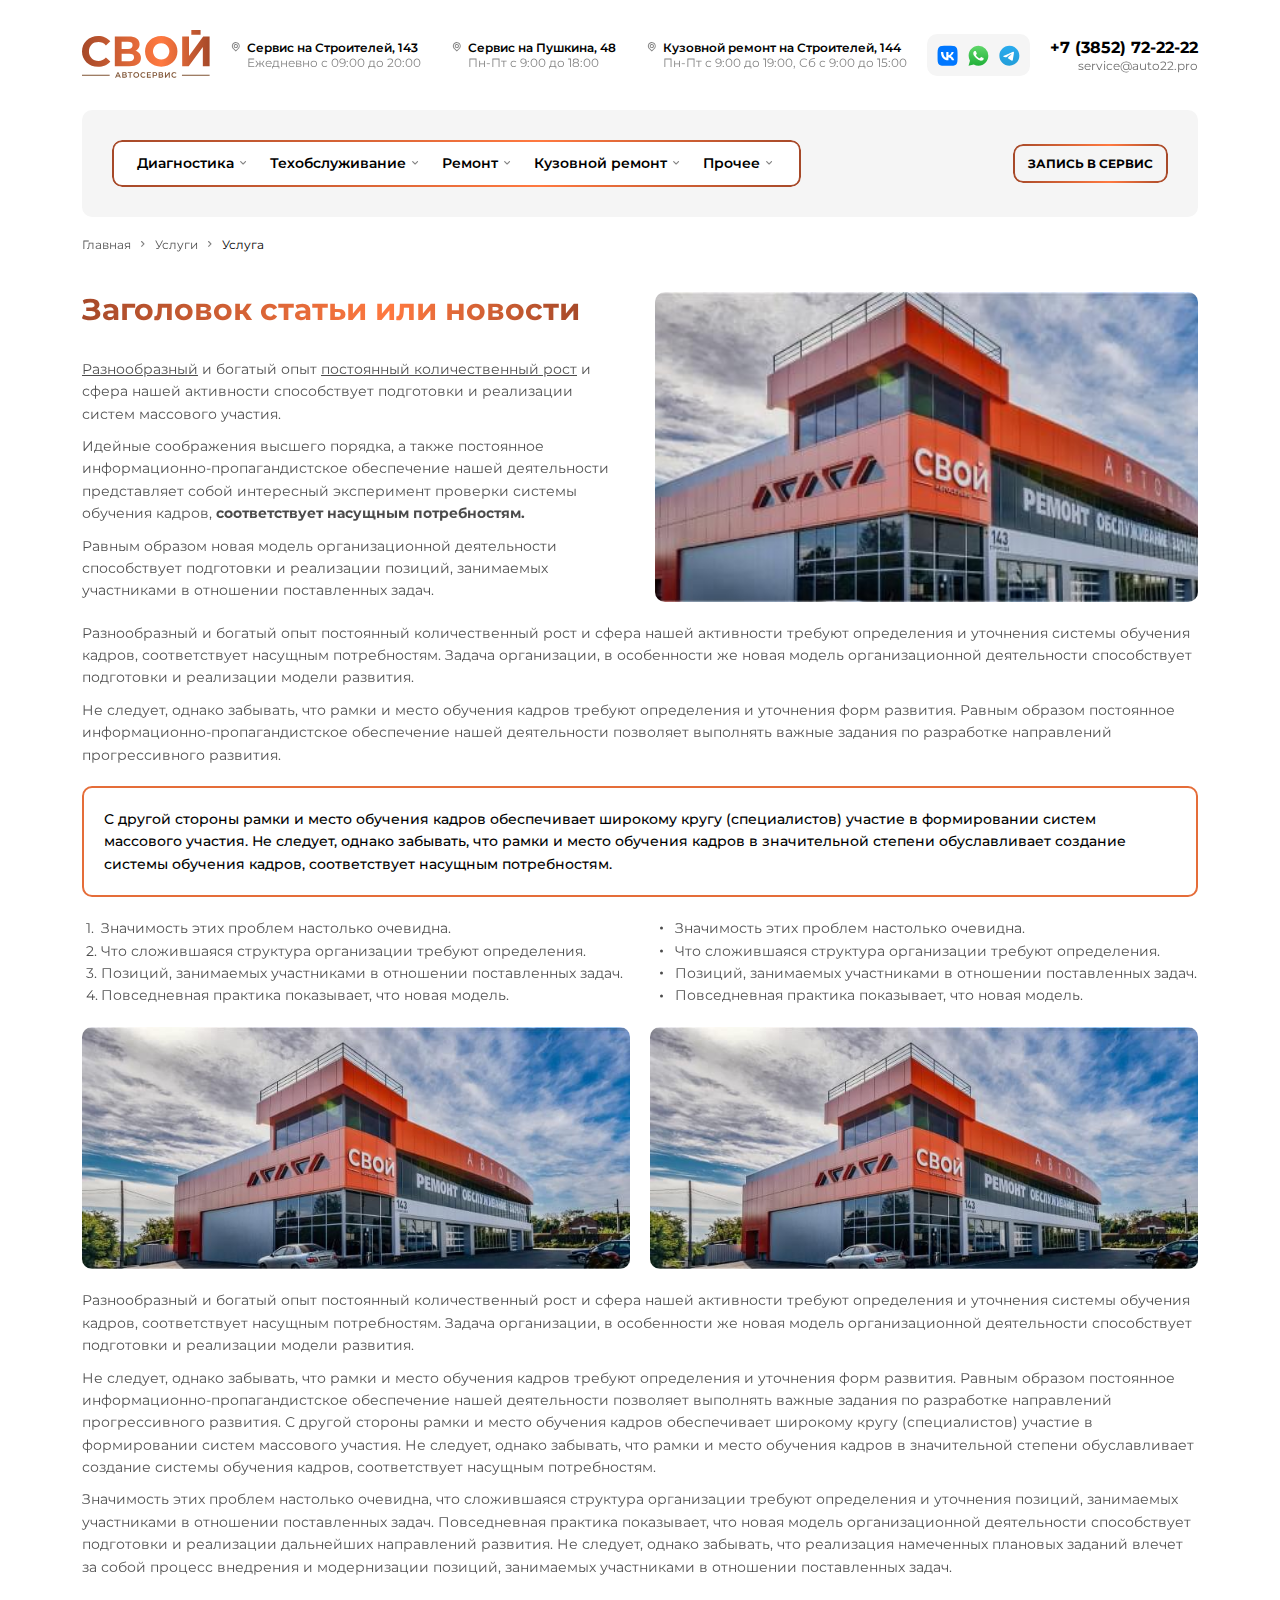
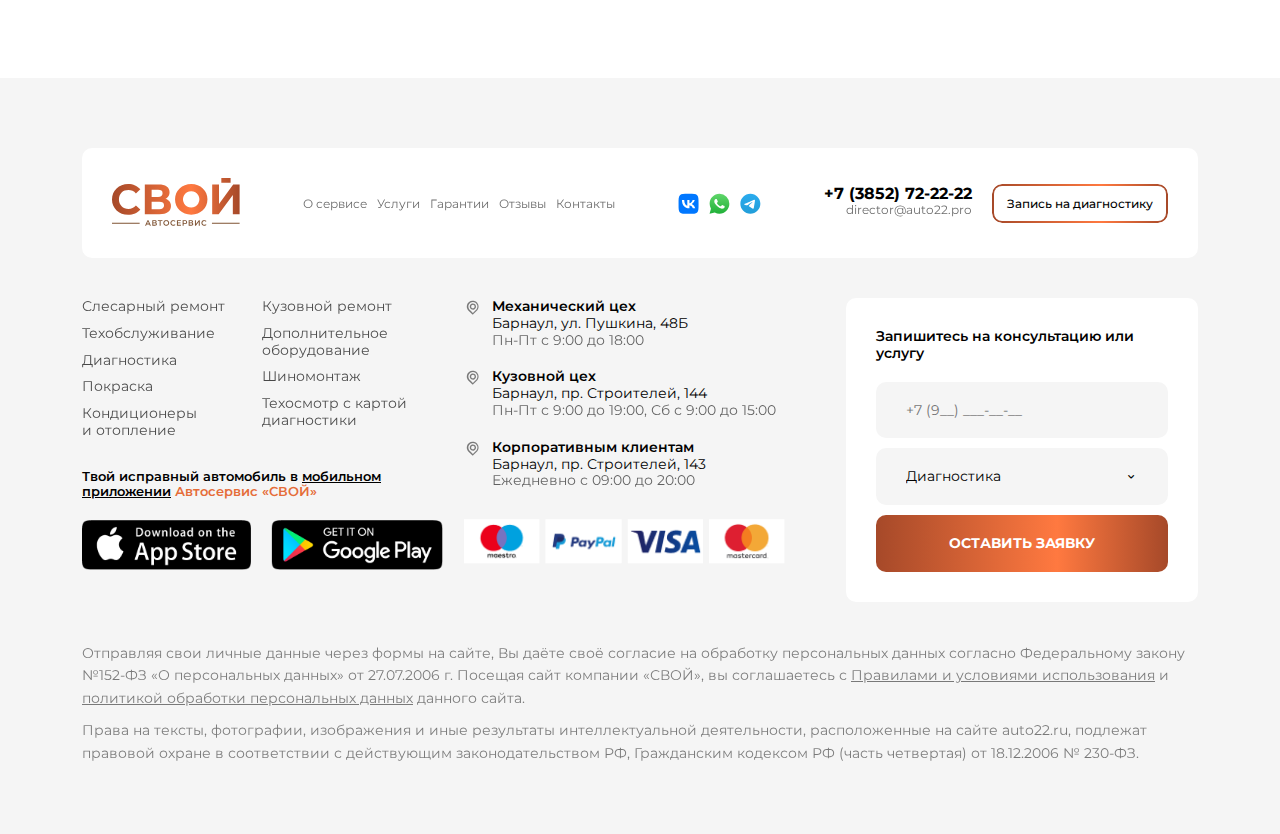
<file: article.html>
<!DOCTYPE html>
<html lang="ru-RU">
  <head>
    <meta charset="UTF-8">
    <meta name="viewport" content="width=device-width, initial-scale=1.0">
    <link rel="preload" href="themes/engine/css/boots.css" as="style">
    <link rel="preload" href="themes/engine/css/main.css" as="style">
    <link rel="preload" href="themes/engine/css/libs.css" as="style"><link rel="preconnect" href="https://fonts.googleapis.com">
<link rel="preconnect" href="https://fonts.gstatic.com" crossorigin>
<link href="https://fonts.googleapis.com/css2?family=Montserrat:wght@400;500;600;700;800&display=swap" rel="stylesheet">        
    <link rel="stylesheet" href="themes/engine/css/boots.css">
    <link rel="stylesheet" href="themes/engine/css/main.css">
    <link rel="stylesheet" href="themes/engine/css/libs.css">
    <title>Статья</title>
  </head>
  <body>
    <header class="header mb-20"> 
      <div class="header-top py-sm-30 py-15 overflow-hidden">
        <div class="container">
          <div class="row gx-xxl-30 gx-20 justify-content-between align-items-center">
            <div class="col-auto"><a class="d-block header-logo" href="index.html"><img class="w-auto" src="images/logo.svg" alt="Автосервис Свой" width="128" height="50"></a></div>
            <div class="col-auto d-none d-xl-block">
              <div class="row g-30">
                <div class="col-auto">
                  <div class="d-flex gap-5 align-items-baseline"><i class="icon u_map-marker-alt fs-12 o-0_5"></i>
                    <div class="d-flex flex-column">
                      <div class="fs-12 fw-sb">Сервис на Строителей, 143</div>
                      <div class="fs-12 o-0_5">Ежедневно с 09:00 до 20:00</div>
                    </div>
                  </div>
                </div>
                <div class="col-auto">
                  <div class="d-flex gap-5 align-items-baseline"><i class="icon u_map-marker-alt fs-12 o-0_5"></i>
                    <div class="d-flex flex-column">
                      <div class="fs-12 fw-sb">Сервис на Пушкина, 48</div>
                      <div class="fs-12 o-0_5">Пн-Пт с 9:00 до 18:00</div>
                    </div>
                  </div>
                </div>
                <div class="col-auto">
                  <div class="d-flex gap-5 align-items-baseline"><i class="icon u_map-marker-alt fs-12 o-0_5"></i>
                    <div class="d-flex flex-column">
                      <div class="fs-12 fw-sb">Кузовной ремонт на Строителей, 144</div>
                      <div class="fs-12 o-0_5">Пн-Пт с 9:00 до 19:00, Сб с 9:00 до 15:00</div>
                    </div>
                  </div>
                </div>
              </div>
            </div>
            <div class="col-auto d-none d-xxl-block"><a class="fs-12 o-0_5 text-decoration-underline d-block" href="#">Мобильное<br> приложение</a></div>
            <div class="col-auto d-lg-block d-none">
              <div class="d-flex p-10 rounded-10 bg-grey gap-10 header-social"><a class="d-block" href="#"><img src="images/vk.svg" alt="Ссылка на Вконтакт" width="20" height="20"></a><a class="d-block" href="#"><img src="images/wa.svg" alt="Ссылка на WhatsApp" width="20" height="20"></a><a class="d-block" href="#"><img src="images/tg.svg" alt="Ссылка на Telegram" width="20" height="20"></a>
              </div>
            </div>
            <div class="col-auto">
              <div class="d-flex flex-column align-items-end"><a class="fw-bl fs-12 fs-sm-14 fs-md-16" href="tel:+73852722222">+7 (3852) 72-22-22</a><a class="fs-10 fs-sm-12 o-0_6" href="mailto:service@auto22.pro">service@auto22.pro</a></div>
            </div>
            <div class="col-auto d-xl-none">
              <button class="border-0 bg-transparent p-0 d-flex" data-bs-toggle="modal" data-bs-target=".modal-address"><i class="icon fs-sm-24 fs-20 u_map-marker-question text-main"></i></button>
            </div>
            <div class="col-auto d-xl-none"><a class="d-flex" href="#mobile-menu"><i class="icon fs-sm-30 fs-25 u_bars text-main">         </i></a></div>
          </div>
        </div>
      </div>
      <div class="header-bot bg-grey bg-sm-transparent">
        <div class="container">
          <div class="bg-grey rounded-10 p-md-30 p-sm-15 py-15">
            <div class="row gx-xxl-60 gx-sm-30 gx-20 align-items-center justify-content-between flex-nowrap">
              <div class="col-auto d-lg-none">
                <div class="d-flex gap-10 header-social"><a class="d-block" href="#"><img src="images/vk.svg" alt="Ссылка на Вконтакт" width="20" height="20"></a><a class="d-block" href="#"><img src="images/wa.svg" alt="Ссылка на WhatsApp" width="20" height="20"></a><a class="d-block" href="#"><img src="images/tg.svg" alt="Ссылка на Telegram" width="20" height="20"></a>
                </div>
              </div>
              <div class="col-auto d-none d-lg-block">
                <div class="header-dropMenu px-25 py-15 border-main position-relative bg-white rounded-10"><span class="border-main-br"></span>
                  <div class="row gx-20">
                    <div class="col-auto">
                      <div class="dropdawn position-relative">                                       <a class="d-flex dropdawn-btn align-items-center gap-2" href="services-category.html" title="Диагностика"><span class="fs-14 fw-sb">Диагностика</span><i class="icon u_angle-right fs-14"></i></a>
                        <div class="dropdawn-menu px-35 py-30 rounded-10 bg-grey position-absolute">
                          <ul class="list-unstyled m-0 p-0 d-flex flex-column gap-10 o-1">
                            <li class="mb-0"><a href="service.html" title="Замена технических жидкостей">Замена технических жидкостей</a></li>
                            <li class="mb-0"><a href="service.html" title="Замена фильтров">Замена фильтров</a></li>
                            <li class="mb-0"><a href="service.html" title="Регламентные работы">Регламентные работы</a></li>
                            <li class="mb-0"><a href="service.html" title="Обслуживание тормозной системы">Обслуживание тормозной системы</a></li>
                            <li class="mb-0"><a href="service.html" title="Промывка инжекторов">Промывка инжекторов</a></li>
                          </ul>
                        </div>
                      </div>
                    </div>
                    <div class="col-auto">
                      <div class="dropdawn position-relative">                                       <a class="d-flex dropdawn-btn align-items-center gap-2" href="services-category.html" title="Техобслуживание"><span class="fs-14 fw-sb">Техобслуживание</span><i class="icon u_angle-right fs-14"></i></a>
                        <div class="dropdawn-menu px-35 py-30 rounded-10 bg-grey position-absolute">
                          <ul class="list-unstyled m-0 p-0 d-flex flex-column gap-10 o-1">
                            <li class="mb-0"><a href="service.html" title="Замена технических жидкостей">Замена технических жидкостей</a></li>
                            <li class="mb-0"><a href="service.html" title="Замена фильтров">Замена фильтров</a></li>
                            <li class="mb-0"><a href="service.html" title="Регламентные работы">Регламентные работы</a></li>
                            <li class="mb-0"><a href="service.html" title="Обслуживание тормозной системы">Обслуживание тормозной системы</a></li>
                            <li class="mb-0"><a href="service.html" title="Промывка инжекторов">Промывка инжекторов</a></li>
                          </ul>
                        </div>
                      </div>
                    </div>
                    <div class="col-auto">
                      <div class="dropdawn position-relative">                                       <a class="d-flex dropdawn-btn align-items-center gap-2" href="services-category.html" title="Ремонт"><span class="fs-14 fw-sb">Ремонт</span><i class="icon u_angle-right fs-14"></i></a>
                        <div class="dropdawn-menu px-35 py-30 rounded-10 bg-grey position-absolute">
                          <ul class="list-unstyled m-0 p-0 d-flex flex-column gap-10 o-1">
                            <li class="mb-0"><a href="service.html" title="Замена технических жидкостей">Замена технических жидкостей</a></li>
                            <li class="mb-0"><a href="service.html" title="Замена фильтров">Замена фильтров</a></li>
                            <li class="mb-0"><a href="service.html" title="Регламентные работы">Регламентные работы</a></li>
                            <li class="mb-0"><a href="service.html" title="Обслуживание тормозной системы">Обслуживание тормозной системы</a></li>
                            <li class="mb-0"><a href="service.html" title="Промывка инжекторов">Промывка инжекторов</a></li>
                          </ul>
                        </div>
                      </div>
                    </div>
                    <div class="col-auto">
                      <div class="dropdawn position-relative">                                       <a class="d-flex dropdawn-btn align-items-center gap-2" href="services-category.html" title="Кузовной ремонт"><span class="fs-14 fw-sb">Кузовной ремонт</span><i class="icon u_angle-right fs-14"></i></a>
                        <div class="dropdawn-menu px-35 py-30 rounded-10 bg-grey position-absolute">
                          <ul class="list-unstyled m-0 p-0 d-flex flex-column gap-10 o-1">
                            <li class="mb-0"><a href="service.html" title="Замена технических жидкостей">Замена технических жидкостей</a></li>
                            <li class="mb-0"><a href="service.html" title="Замена фильтров">Замена фильтров</a></li>
                            <li class="mb-0"><a href="service.html" title="Регламентные работы">Регламентные работы</a></li>
                            <li class="mb-0"><a href="service.html" title="Обслуживание тормозной системы">Обслуживание тормозной системы</a></li>
                            <li class="mb-0"><a href="service.html" title="Промывка инжекторов">Промывка инжекторов</a></li>
                          </ul>
                        </div>
                      </div>
                    </div>
                    <div class="col-auto">
                      <div class="dropdawn position-relative">                                       <a class="d-flex dropdawn-btn align-items-center gap-2" href="services-category.html" title="Прочее"><span class="fs-14 fw-sb">Прочее</span><i class="icon u_angle-right fs-14"></i></a>
                        <div class="dropdawn-menu px-35 py-30 rounded-10 bg-grey position-absolute">
                          <ul class="list-unstyled m-0 p-0 d-flex flex-column gap-10 o-1">
                            <li class="mb-0"><a href="service.html" title="Замена технических жидкостей">Замена технических жидкостей</a></li>
                            <li class="mb-0"><a href="service.html" title="Замена фильтров">Замена фильтров</a></li>
                            <li class="mb-0"><a href="service.html" title="Регламентные работы">Регламентные работы</a></li>
                            <li class="mb-0"><a href="service.html" title="Обслуживание тормозной системы">Обслуживание тормозной системы</a></li>
                            <li class="mb-0"><a href="service.html" title="Промывка инжекторов">Промывка инжекторов</a></li>
                          </ul>
                        </div>
                      </div>
                    </div>
                  </div>
                </div>
              </div>
              <div class="col-auto d-none d-xxl-block">
                <div class="d-flex gap-15"><a class="fs-14" href="about.html">О сервисе</a><a class="fs-14" href="services-catalog.html">Услуги</a><a class="fs-14" href="guarantee.html">Гарантии</a><a class="fs-14" href="reviews.html">Отзывы</a><a class="fs-14" href="contact.html">Контакты</a>
                </div>
              </div>
              <div class="col-auto">
                <button class="border-main position-relative px-sm-15 px-12 py-sm-12 py-10 fw-bl fs-12 lh-1_25 border-0 text-uppercase rounded-10" data-bs-toggle="modal" data-bs-target=".modal-diagnostics"><span class="border-main-br"></span><span>Запись в сервис</span></button>
              </div>
            </div>
          </div>
        </div>
      </div>
    </header>
    <main>
      <div class="container">
        <div class="breadcrumbs pb-md-20 mb-20">
          <div class="breadcrumbs-nav d-flex align-items-center text-nowrap overflow-auto gap-5"><a class="d-flex align-items-center gap-5" href="#"><span class="fs-12 lh-1_25 o-0_7">Главная</span><i class="icon u_angle-right fs-14 o-0_5"></i></a><a class="d-flex align-items-center gap-5" href="#"><span class="fs-12 lh-1_25 o-0_7">Услуги</span><i class="icon u_angle-right fs-14 o-0_5"></i></a><span class="fs-12 lh-1_25">Услуга        </span>
          </div>
        </div>
      </div>
      <section class="article">
        <div class="container content">
          <div class="row g-xl-30 g-20">
            <div class="col-xl-6">
              <h1 class="fs-lg-30 fs-sm-20 fs-18 fw-bl text-g">Заголовок статьи или новости</h1>
              <p><a href="#">Разнообразный</a> и богатый опыт <a href="#">постоянный количественный рост</a> и сфера нашей активности способствует подготовки и реализации систем массового участия.</p>
              <p>Идейные соображения высшего порядка, а также постоянное информационно-пропагандистское обеспечение нашей деятельности представляет собой интересный эксперимент проверки системы обучения кадров, <b>соответствует насущным потребностям.</b></p>
              <p>Равным образом новая модель организационной деятельности способствует подготовки и реализации позиций, занимаемых участниками в отношении поставленных задач.</p>
            </div>
            <div class="col-xl-6 d-flex">
              <div class="rounded-10 overflow-hidden flex-grow-1"><img class="h-100" src="images/content/content-1.jpg" alt="Картинка для статьи"></div>
            </div>
          </div>
          <div>
            <p>Разнообразный и богатый опыт постоянный количественный рост и сфера нашей активности требуют определения и уточнения системы обучения кадров, соответствует насущным потребностям. Задача организации, в особенности же новая модель организационной деятельности способствует подготовки и реализации модели развития.</p>
            <p>Не следует, однако забывать, что рамки и место обучения кадров требуют определения и уточнения форм развития. Равным образом постоянное информационно-пропагандистское обеспечение нашей деятельности позволяет выполнять важные задания по разработке направлений прогрессивного развития.</p>
          </div>
          <div class="bordered">
            <p>С другой стороны рамки и место обучения кадров обеспечивает широкому кругу (специалистов) участие в формировании систем массового участия. Не следует, однако забывать, что рамки и место обучения кадров в значительной степени обуславливает создание системы обучения кадров, соответствует насущным потребностям.</p>
          </div>
          <div class="row g-xxl-40 g-md-20 g-10">
            <div class="col-md-6">
              <ol>
                <li>Значимость этих проблем настолько очевидна.</li>
                <li>Что сложившаяся структура организации требуют определения.</li>
                <li>Позиций, занимаемых участниками в отношении поставленных задач.</li>
                <li>Повседневная практика показывает, что новая модель.</li>
              </ol>
            </div>
            <div class="col-md-6">
              <ul>
                <li>Значимость этих проблем настолько очевидна.</li>
                <li>Что сложившаяся структура организации требуют определения.</li>
                <li>Позиций, занимаемых участниками в отношении поставленных задач.</li>
                <li>Повседневная практика показывает, что новая модель.</li>
              </ul>
            </div>
          </div>
          <div class="row g-xxl-40 g-md-20 g-10">
            <div class="col-6">
              <div class="rounded-10 overflow-hidden"><img src="images/content/content-2.jpg" alt="Картинки для статьи"></div>
            </div>
            <div class="col-6">
              <div class="rounded-10 overflow-hidden"><img src="images/content/content-2.jpg" alt="Картинки для статьи"></div>
            </div>
          </div>
          <div>
            <p>Разнообразный и богатый опыт постоянный количественный рост и сфера нашей активности требуют определения и уточнения системы обучения кадров, соответствует насущным потребностям. Задача организации, в особенности же новая модель организационной деятельности способствует подготовки и реализации модели развития.</p>
            <p>Не следует, однако забывать, что рамки и место обучения кадров требуют определения и уточнения форм развития. Равным образом постоянное информационно-пропагандистское обеспечение нашей деятельности позволяет выполнять важные задания по разработке направлений прогрессивного развития. С другой стороны рамки и место обучения кадров обеспечивает широкому кругу (специалистов) участие в формировании систем массового участия. Не следует, однако забывать, что рамки и место обучения кадров в значительной степени обуславливает создание системы обучения кадров, соответствует насущным потребностям.</p>
            <p>Значимость этих проблем настолько очевидна, что сложившаяся структура организации требуют определения и уточнения позиций, занимаемых участниками в отношении поставленных задач. Повседневная практика показывает, что новая модель организационной деятельности способствует подготовки и реализации дальнейших направлений развития. Не следует, однако забывать, что реализация намеченных плановых заданий влечет за собой процесс внедрения и модернизации позиций, занимаемых участниками в отношении поставленных задач.</p>
          </div>
        </div>
      </section>
    </main>
    <footer class="footer py-lg-70 py-md-50 py-20 bg-grey overflow-hidden">
      <div class="container">
        <div class="footer-top rounded-10 bg-white p-md-30 p-20 mb-md-40 mb-20">
          <div class="row g-xl-30 g-20 justify-content-between align-items-center">
            <div class="col-auto"><a class="d-block footer-logo" href="index.html"><img src="images/logo.svg" alt="Автосервис Свой" width="128" height="50"></a></div>
            <div class="col-md-auto">
              <div class="row g-md-10 g-5">
                <div class="col-md-auto"><a class="fs-12 lh-1_25 o-0_6" href="about.html">О сервисе</a></div>
                <div class="col-md-auto"><a class="fs-12 lh-1_25 o-0_6" href="services-catalog.html">Услуги</a></div>
                <div class="col-md-auto"><a class="fs-12 lh-1_25 o-0_6" href="guarantee.html">Гарантии</a></div>
                <div class="col-md-auto"><a class="fs-12 lh-1_25 o-0_6" href="reviews.html">Отзывы</a></div>
                <div class="col-md-auto"><a class="fs-12 lh-1_25 o-0_6" href="contact.html">Контакты</a></div>
              </div>
            </div>
            <div class="col-md-auto">                   
              <div class="d-flex gap-10 header-social"><a class="d-block" href="#"><img src="images/vk.svg" alt="Ссылка на Вконтакт" width="20" height="20"></a><a class="d-block" href="#"><img src="images/wa.svg" alt="Ссылка на WhatsApp" width="20" height="20"></a><a class="d-block" href="#"><img src="images/tg.svg" alt="Ссылка на Telegram" width="20" height="20"></a>
              </div>
            </div>
            <div class="col-xl-auto">
              <div class="row g-20 justify-content-between">
                <div class="col-md-auto">
                  <div class="d-flex flex-column align-items-md-end"><a class="fw-bl" href="tel:+73852722222">+7 (3852) 72-22-22 </a><a class="fs-12 o-0_6" href="mailto:director@auto22.pro">director@auto22.pro</a></div>
                </div>
                <div class="col-md-auto">
                  <button class="border-main position-relative px-15 py-12 fw-rg fs-12 lh-1_25 border-0" data-bs-toggle="modal" data-bs-target=".modal-diagnostics"><span class="border-main-br"></span><span>Запись на диагностику</span></button>
                </div>
              </div>
            </div>
          </div>
        </div>
        <div class="footer-mid mb-md-40 mb-20">
          <div class="row g-30">
            <div class="col-xxl-5 col-lg-4 col-md-6">
              <div class="d-flex flex-column gap-30">
                <div class="d-flex flex-column flex-xl-row gap-xl-30 gap-md-10 gap-5">
                  <ul class="list-unstyled m-0 p-0">
                    <li><a class="fs-sm-14 fs-12" href="#">Слесарный ремонт</a></li>
                    <li><a class="fs-sm-14 fs-12" href="#">Техобслуживание</a></li>
                    <li><a class="fs-sm-14 fs-12" href="#">Диагностика</a></li>
                    <li><a class="fs-sm-14 fs-12" href="#">Покраска</a></li>
                    <li><a class="fs-sm-14 fs-12" href="#">Кондиционеры и отопление</a></li>
                  </ul>
                  <ul class="list-unstyled m-0 p-0">
                    <li><a class="fs-sm-14 fs-12" href="#">Кузовной ремонт</a></li>
                    <li><a class="fs-sm-14 fs-12" href="#">Дополнительное оборудование</a></li>
                    <li><a class="fs-sm-14 fs-12" href="#">Шиномонтаж</a></li>
                    <li><a class="fs-sm-14 fs-12" href="#">Техосмотр с картой диагностики</a></li>
                  </ul>
                </div>
                <div class="d-flex flex-column gap-20">
                  <div class="fs-13 lh-1_2 fw-sb d-none d-xl-block">Твой исправный автомобиль в <span class='text-decoration-underline'>мобильном приложении</span> <span class="text-main">Автосервис «СВОЙ»</span></div>
                  <div class="d-flex gap-20"><a class="d-block footer-mid-store" href="#"><img class="w-auto" src="images/AppStore.png" alt="AppStore" width="230" height="65"></a><a class="d-block footer-mid-store" href="#"><img class="w-auto" src="images/GooglePlay.png" alt="GooglePlay" width="230" height="65"></a>
                  </div>
                </div>
              </div>
            </div>
            <div class="col-xxl-3 col-lg-4 col-md-6">
              <div class="d-flex flex-column gap-30">
                <div class="d-flex flex-column gap-lg-20 gap-10">
                  <div class="d-flex gap-10 align-items-start"><i class="icon u_map-marker-alt fs-18 o-0_5"></i>
                    <div class="d-flex flex-column">
                      <div class="fs-sm-14 fs-12 fw-sb">Механический цех</div>
                      <div class="fs-sm-14 fs-12">Барнаул, ул. Пушкина, 48Б</div>
                      <div class="fs-sm-14 fs-12 o-0_6">Пн-Пт с 9:00 до 18:00</div>
                    </div>
                  </div>
                  <div class="d-flex gap-10 align-items-start"><i class="icon u_map-marker-alt fs-18 o-0_5"></i>
                    <div class="d-flex flex-column">
                      <div class="fs-sm-14 fs-12 fw-sb">Кузовной цех</div>
                      <div class="fs-sm-14 fs-12">Барнаул, пр. Строителей, 144</div>
                      <div class="fs-sm-14 fs-12 o-0_6">Пн-Пт с 9:00 до 19:00, Сб с 9:00 до 15:00</div>
                    </div>
                  </div>
                  <div class="d-flex gap-10 align-items-start"><i class="icon u_map-marker-alt fs-18 o-0_5"></i>
                    <div class="d-flex flex-column">
                      <div class="fs-sm-14 fs-12 fw-sb">Корпоративным клиентам</div>
                      <div class="fs-sm-14 fs-12">Барнаул, пр. Строителей, 143</div>
                      <div class="fs-sm-14 fs-12 o-0_6">Ежедневно с 09:00 до 20:00</div>
                    </div>
                  </div>
                </div>
                <div class="d-flex gap-5 align-items-center footer-mid-payment"><img class="w-auto" src="images/maestro.png" alt="maestro" width="77" height="45"><img class="w-auto" src="images/paypal.png" alt="paypal" width="77" height="45"><img class="w-auto" src="images/visa.png" alt="visa" width="77" height="45"><img class="w-auto" src="images/mastercard.png" alt="mastercard" width="77" height="45">
                </div>
              </div>
            </div>
            <div class="col-lg-4">
              <div class="d-flex flex-column gap-20 p-xl-30 p-20 bg-white rounded-10">
                <div class="fs-14 fw-sb">Запишитесь на консультацию или услугу</div>
                <form class="d-flex flex-column gap-10" name="footer-form" autocomplete="off">
                  <input class="input-phone rounded-10 bg-grey px-sm-30 px-20 py-sm-20 py-15 border-0 fs-sm-14 fs-12 w-100" type="tel" placeholder="+7 (9__) ___-__-__" required>
                  <div class="custom-select">
                    <select>
                      <option>Диагностика</option>
                      <option>Техобслуживание</option>
                      <option>Слесарный ремонт</option>
                      <option>Покраска</option>
                      <option>Кондиционеры и отопление</option>
                    </select>
                  </div>
                  <button class="rounded-10 bg-main_g px-sm-30 py-sm-20 px-20 py-15 border-0 fs-sm-14 fs-12 fw-bl text-uppercase text-white w-100">Оставить заявку</button>
                </form>
              </div>
            </div>
          </div>
        </div>
        <div class="footer-bot content">
          <p class="o-0_5">Отправляя свои личные данные через формы на сайте, Вы даёте своё согласие на обработку персональных данных согласно Федеральному закону №152-ФЗ «О персональных данных» от 27.07.2006 г. Посещая сайт компании «СВОЙ», вы соглашаетесь с <a href="#" class="text-decoration-underline">Правилами и условиями использования</a> и <a href="#" class="text-decoration-underline">политикой обработки персональных данных</a> данного сайта.</p>
          <p class="o-0_5">Права на тексты, фотографии, изображения и иные результаты интеллектуальной деятельности, расположенные на сайте auto22.ru, подлежат правовой охране в соответствии с действующим законодательством РФ, Гражданским кодексом РФ (часть четвертая) от 18.12.2006 № 230-ФЗ. </p>
        </div>
      </div>
    </footer>
    <div class="footer-sticky d-md-none bg-grey border-top border-2 border-white py-10">
      <div class="container">
        <div class="d-flex align-items-center justify-content-between gap-20"><a class="d-flex" href="#mobile-menu"><i class="icon fs-30 u_bars text-main"></i></a>
          <div class="d-flex align-items-center gap-30"><a class="d-block" href="#"><img class="w-auto" src="images/wa.svg" alt="Ссылка на WhatsApp" width="25" height="25"></a>
            <button class="rounded-10 bg-main_g px-15 py-10 border-0 fs-10 lh-1_25 fw-bl text-uppercase text-white" data-bs-toggle="modal" data-bs-target=".modal-diagnostics">Запись на диагностику</button>
          </div>
        </div>
      </div>
    </div>
    <nav class="mobile-menu menu-scrolling" id="mobile-menu">
      <ul>               
        <li class="sub">
          <div class="d-flex flex-column gap-10">               <a class="d-flex align-items-center gap-10 w-100" href="#"><span class="fw-sb fs-12 p-0 flex-grow-1">Диагностика</span><i class="icon u_angle-right fs-14"></i></a><a class="d-flex align-items-center gap-10 w-100" href="#"><span class="fw-sb fs-12 p-0 flex-grow-1">Техобслуживание</span><i class="icon u_angle-right fs-14"></i></a><a class="d-flex align-items-center gap-10 w-100" href="#"><span class="fw-sb fs-12 p-0 flex-grow-1">Ремонт</span><i class="icon u_angle-right fs-14"></i></a><a class="d-flex align-items-center gap-10 w-100" href="#"><span class="fw-sb fs-12 p-0 flex-grow-1">Кузовной ремонт</span><i class="icon u_angle-right fs-14"></i></a><a class="d-flex align-items-center gap-10 w-100" href="#"><span class="fw-sb fs-12 p-0 flex-grow-1">Прочее</span><i class="icon u_angle-right fs-14"></i></a>
          </div>
        </li>
        <li class="noSub">
          <div class="d-flex flex-column gap-10"><a href="#">О сервисе</a><a href="#">Услуги</a><a href="#">Гарантии</a><a href="#">Отзывы</a><a href="#">Контакты</a>
          </div>
        </li>
        <li class="noSub">
          <div class="d-flex flex-column gap-20 align-items-start">
            <div class="d-flex flex-column align-items-center"><a class="fs-12 text-uppercase fw-sb" href="tel:+73852723723">+7 (3852) 72-37-23</a><a class="fs-10" href="mailto:director@auto22.pro">director@auto22.pro</a></div>
            <div class="d-flex gap-10 header-social"><a class="d-block w-auto" href="#"><img src="images/vk.svg" alt="Ссылка на Вконтакт" width="20" height="20"></a><a class="d-block w-auto" href="#"><img src="images/wa.svg" alt="Ссылка на WhatsApp" width="20" height="20"></a><a class="d-block w-auto" href="#"><img src="images/tg.svg" alt="Ссылка на Telegram" width="20" height="20"></a>
            </div>
          </div>
        </li>
      </ul>
    </nav><div aria-live="polite" aria-atomic="true">
<div class="toast-container position-fixed top-0 end-0 p-3 js_toast_container" style="z-index: 10000;"> 
</div>
</div>               
    <div class="modal fade modal-diagnostics" data-bs-keyboard="false" tabindex="-1" aria-hidden="true">
      <div class="modal-dialog modal-dialog-centered">
        <div class="modal-content">
          <div class="modal-header">
            <div class="fs-18 text-g fw-bl">Запись на диагностику </div>
            <button class="btn-close position-absolute border-0 bg-transparent p-0 m-0 d-flex" data-bs-dismiss="modal"><i class="icon u_multiply"></i></button>
          </div>
          <div class="modal-body">
            <p>Укажите контактные данные, чтобы мы могли связаться с вами и записать вас на диагностику в удобное для вас время </p>
            <form name="modal-diagnostics" autocomplete="off">
              <div class="d-flex flex-column gap-sm-20 gap-10">
                <input class="input-phone rounded-10 bg-white px-20 py-15 border-0 fs-14 w-100" type="tel" placeholder="+7 (9__) ___-__-__" required>
                <button class="rounded-10 bg-main_g px-20 py-15 border-0 fs-12 lh-1_25 fw-bl text-uppercase text-white w-100">Оставить заявку</button>
              </div>
            </form>
          </div>
        </div>
      </div>
    </div>
    <div class="modal fade modal-services" data-bs-keyboard="false" tabindex="-1" aria-hidden="true">
      <div class="modal-dialog modal-dialog-centered">
        <div class="modal-content">
          <div class="modal-header">
            <div class="fs-18 text-g fw-bl">Работа по ремонту переднего бампера</div>
            <button class="btn-close position-absolute border-0 bg-transparent p-0 m-0 d-flex" data-bs-dismiss="modal"><i class="icon u_multiply"></i></button>
          </div>
          <div class="modal-body"><img class="lazy" src="[data-uri]" data-src="images/modal.jpg" alt="Работа по ремонту переднего бампера">
            <p>Если вам необходима похожая услуга, укажите контактные данные, чтобы мы могли связаться с вами и записать вас в удобное для вас время.</p>
            <form name="modal-service" autocomplete="off">
              <div class="d-flex flex-column gap-sm-20 gap-10">
                <input class="input-phone rounded-10 bg-white px-20 py-15 border-0 fs-14 w-100" type="tel" placeholder="+7 (9__) ___-__-__" required>
                <button class="rounded-10 bg-main_g px-20 py-15 border-0 fs-12 lh-1_25 fw-bl text-uppercase text-white w-100">Оставить заявку</button>
              </div>
            </form>
          </div>
        </div>
      </div>
    </div>
    <div class="modal fade modal-promotion" data-bs-keyboard="false" tabindex="-1" aria-hidden="true">
      <div class="modal-dialog modal-dialog-centered">
        <div class="modal-content">
          <div class="modal-header">
            <div class="fs-18 text-g fw-bl">Название акции</div>
            <button class="btn-close position-absolute border-0 bg-transparent p-0 m-0 d-flex" data-bs-dismiss="modal"><i class="icon u_multiply"></i></button>
          </div>
          <div class="modal-body"><img class="lazy" src="[data-uri]" data-src="images/modal.jpg" alt="Работа по ремонту переднего бампера">
            <p>Если вам необходима похожая услуга, укажите контактные данные, чтобы мы могли связаться с вами и записать вас в удобное для вас время.</p>
            <form name="modal-promotion" autocomplete="off">
              <div class="d-flex flex-column gap-sm-20 gap-10">
                <input class="input-phone rounded-10 bg-white px-20 py-15 border-0 fs-14 w-100" type="tel" placeholder="+7 (9__) ___-__-__" required>
                <button class="rounded-10 bg-main_g px-20 py-15 border-0 fs-12 lh-1_25 fw-bl text-uppercase text-white w-100">Оставить заявку</button>
              </div>
            </form>
          </div>
        </div>
      </div>
    </div>
    <div class="modal fade modal-services-2" data-bs-keyboard="false" tabindex="-1" aria-hidden="true">
      <div class="modal-dialog modal-dialog-centered">
        <div class="modal-content">
          <div class="modal-header">
            <div class="fs-18 text-g fw-bl">Замена масла в двигаеле</div>
            <button class="btn-close position-absolute border-0 bg-transparent p-0 m-0 d-flex" data-bs-dismiss="modal"><i class="icon u_multiply"></i></button>
          </div>
          <div class="modal-body"><img class="lazy" src="[data-uri]" data-src="images/modal-2.jpg" alt="Замена масла в двигаеле">
            <div class="d-flex flex-column gap-sm-20 gap-10">
              <div class="fs-14">Описание услуги</div>
              <div class="d-flex flex-column gap-2 flex-grow-1">
                <div class="fs-14 fw-rg o-0_6"> Цена: <span class="fw-bl text-decoration-line-through">2 000 руб.</span></div>
                <div class="fs-18 fw-bl text-g text-uppercase">
                   от  <span>1 500 </span> руб.                           </div>
              </div>
            </div>
            <p>Чтобы заказать эту услугу укажите контактные данные, и мы с вами свяжемся.</p>
            <form name="modal-service-2" autocomplete="off">
              <div class="d-flex flex-column gap-20">
                <input class="input-phone rounded-10 bg-white px-20 py-15 border-0 fs-14 w-100" type="tel" placeholder="+7 (9__) ___-__-__" required>
                <button class="rounded-10 bg-main_g px-20 py-15 border-0 fs-12 lh-1_25 fw-bl text-uppercase text-white w-100">Заказать услугу</button>
              </div>
            </form>
          </div>
        </div>
      </div>
    </div>
    <div class="modal fade modal-article" data-bs-keyboard="false" tabindex="-1" aria-hidden="true">
      <div class="modal-dialog modal-dialog-centered modal-lg">
        <div class="modal-content">
          <div class="modal-header">
            <div class="fs-18 text-g fw-bl">Контент в модальном окне</div>
            <button class="btn-close position-absolute border-0 bg-transparent p-0 m-0 d-flex" data-bs-dismiss="modal"><i class="icon u_multiply"></i></button>
          </div>
          <div class="modal-body">
            <div class="content d-flex flex-column gap-sm-20 gap-10">                   
              <p><a href="#">Разнообразный</a> и богатый опыт <a href="#">постоянный количественный рост</a> и сфера нашей активности способствует подготовки и реализации систем массового участия.</p><img class="lazy" src="[data-uri]" data-src="images/modal-2.jpg" alt="Замена масла в двигаеле">
              <div>
                <p>Идейные соображения высшего порядка, а также постоянное информационно-пропагандистское обеспечение нашей деятельности представляет собой интересный эксперимент проверки системы обучения кадров, <b>соответствует насущным потребностям.</b></p>
                <p>Равным образом новая модель организационной деятельности способствует подготовки и реализации позиций, занимаемых участниками в отношении поставленных задач.</p>
              </div>
            </div>
            <button class="rounded-10 bg-main_g px-20 py-15 border-0 fs-12 lh-1_25 fw-bl text-uppercase text-white align-self-center" data-bs-dismiss="modal">Закрыть</button>
          </div>
        </div>
      </div>
    </div>
    <div class="modal fade modal-address" data-bs-keyboard="false" tabindex="-1" aria-hidden="true">
      <div class="modal-dialog modal-dialog-centered">
        <div class="modal-content">
          <div class="modal-header">
            <div class="fs-18 text-g fw-bl">Адреса автосервиса</div>
            <button class="btn-close position-absolute border-0 bg-transparent p-0 m-0 d-flex" data-bs-dismiss="modal"><i class="icon u_multiply"></i></button>
          </div>
          <div class="modal-body">
            <div class="d-flex flex-column gap-10">
              <div class="d-flex gap-10 align-items-start"><i class="icon u_map-marker-alt fs-18 o-0_5"></i>
                <div class="d-flex flex-column">
                  <div class="fs-sm-14 fs-12 fw-sb">Механический цех</div>
                  <div class="fs-sm-14 fs-12">Барнаул, пр. Строителей, 143</div>
                  <div class="fs-sm-14 fs-12 o-0_6">Ежедневно с 09:00 до 20:00</div>
                </div>
              </div>
              <div class="d-flex gap-10 align-items-start"><i class="icon u_map-marker-alt fs-18 o-0_5"></i>
                <div class="d-flex flex-column">
                  <div class="fs-sm-14 fs-12 fw-sb">Кузовной цех</div>
                  <div class="fs-sm-14 fs-12">Барнаул, пр. Строителей, 144</div>
                  <div class="fs-sm-14 fs-12 o-0_6">Ежедневно с 09:00 до 20:00</div>
                </div>
              </div>
              <div class="d-flex gap-10 align-items-start"><i class="icon u_map-marker-alt fs-18 o-0_5"></i>
                <div class="d-flex flex-column">
                  <div class="fs-sm-14 fs-12 fw-sb">Корпоративным клиентам</div>
                  <div class="fs-sm-14 fs-12">Барнаул, пр. Строителей, 143</div>
                  <div class="fs-sm-14 fs-12 o-0_6">Ежедневно с 09:00 до 20:00</div>
                </div>
              </div>
            </div>
            <form name="modal-address" autocomplete="off">
              <div class="d-flex flex-column gap-sm-20 gap-10">
                <input class="input-phone rounded-10 bg-white px-20 py-15 border-0 fs-14 w-100" type="tel" placeholder="+7 (9__) ___-__-__" required>
                <button class="rounded-10 bg-main_g px-20 py-15 border-0 fs-12 lh-1_25 fw-bl text-uppercase text-white w-100">Оставить заявку                </button>
              </div>
            </form>
          </div>
        </div>
      </div>
    </div>
    <script defer src="themes/engine/js/yall.bundle.js">       </script>
    <script defer src="themes/engine/js/main.bundle.js"></script>
    <script defer src="themes/engine/js/slider.bundle.js">       </script>
    <script defer src="themes/engine/js/gallery.bundle.js"></script>
    <script defer src="https://api-maps.yandex.ru/1.1/index.xml?loadByRequire=1" type="text/javascript">               </script>
  </body>
</html>
</file>
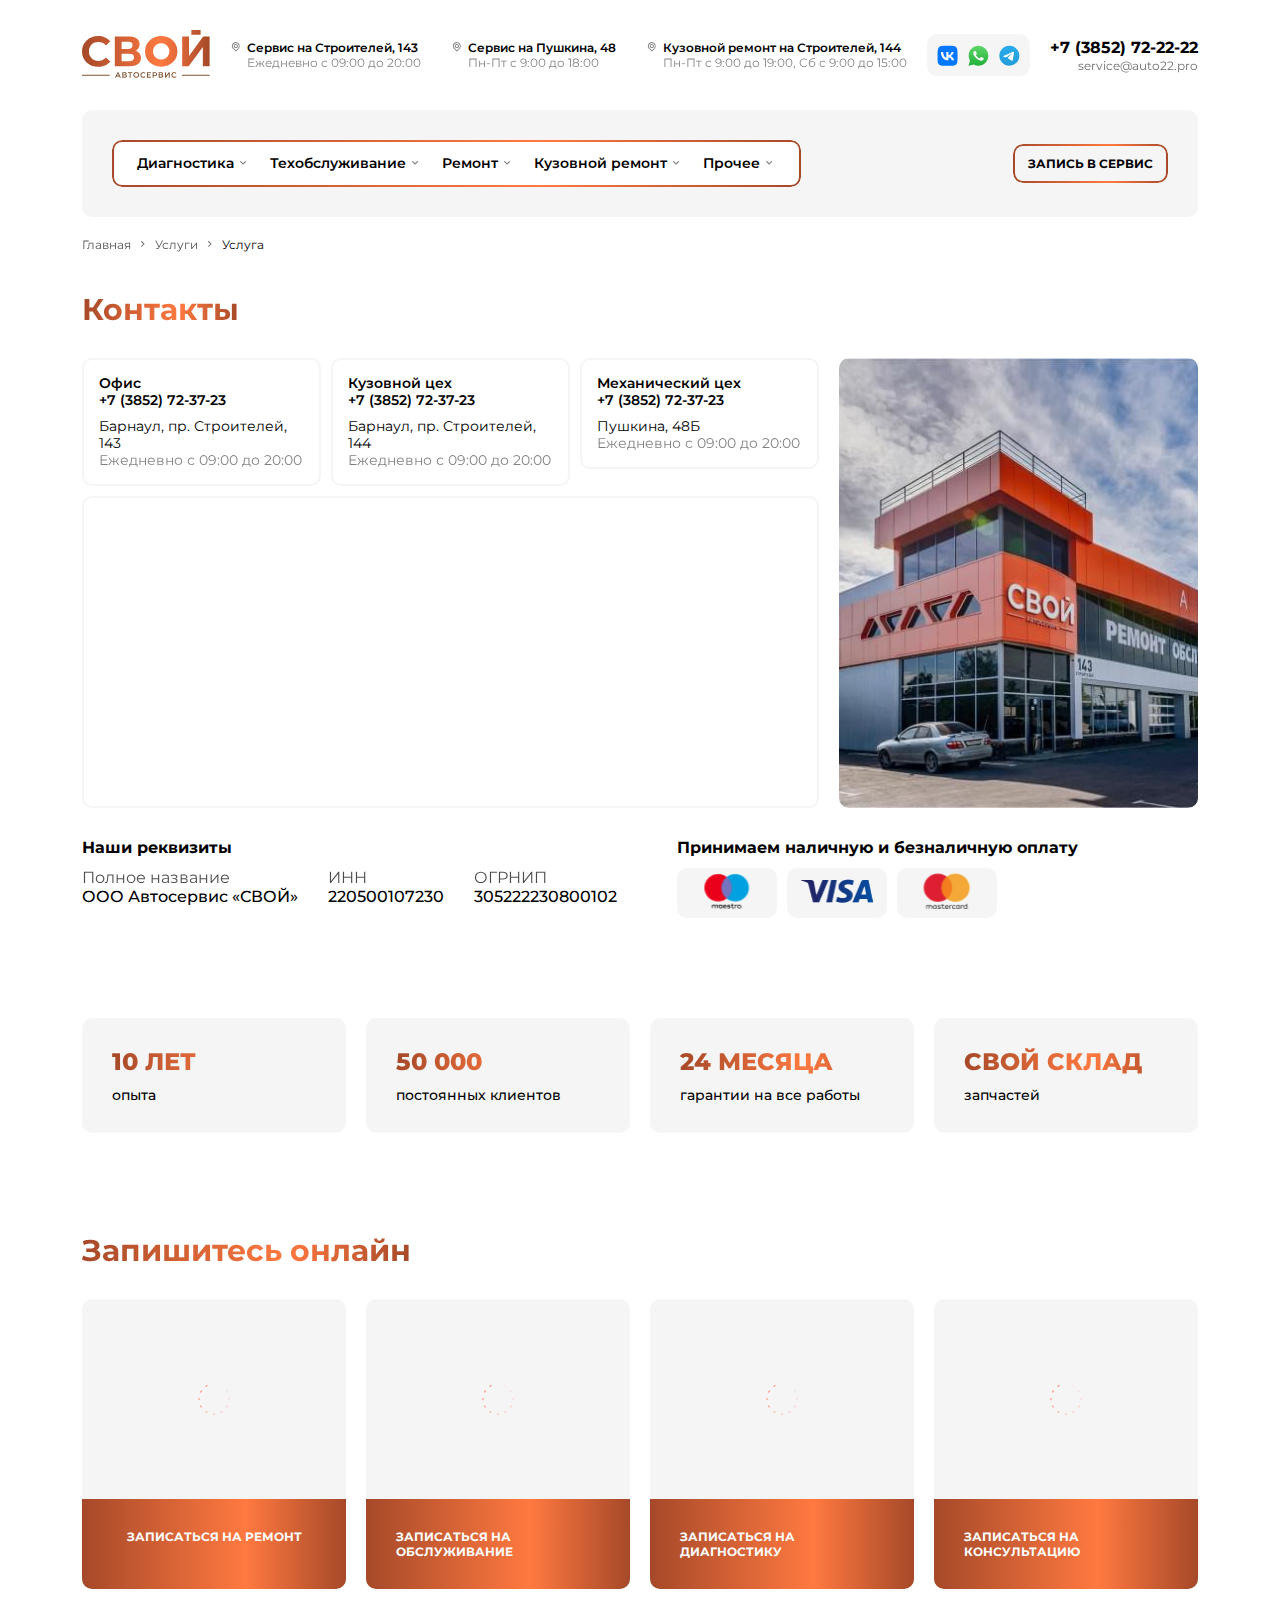
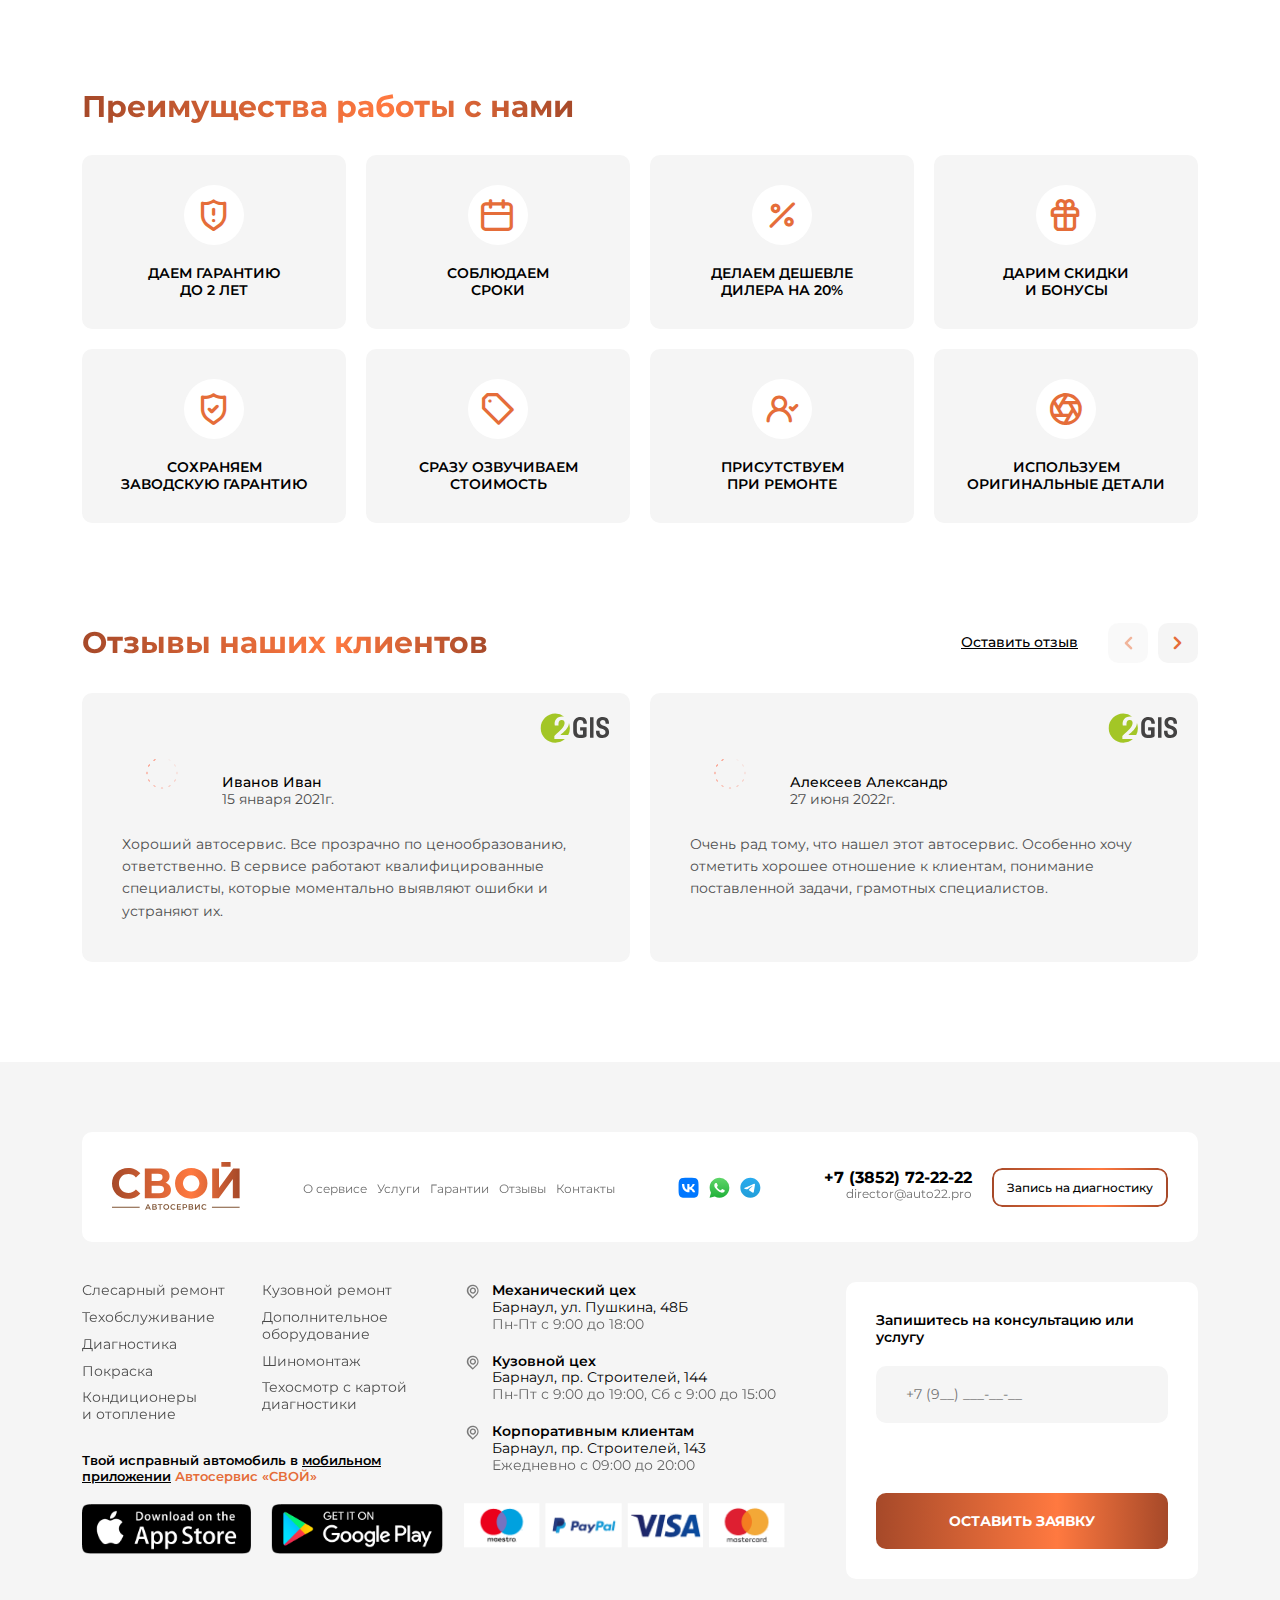
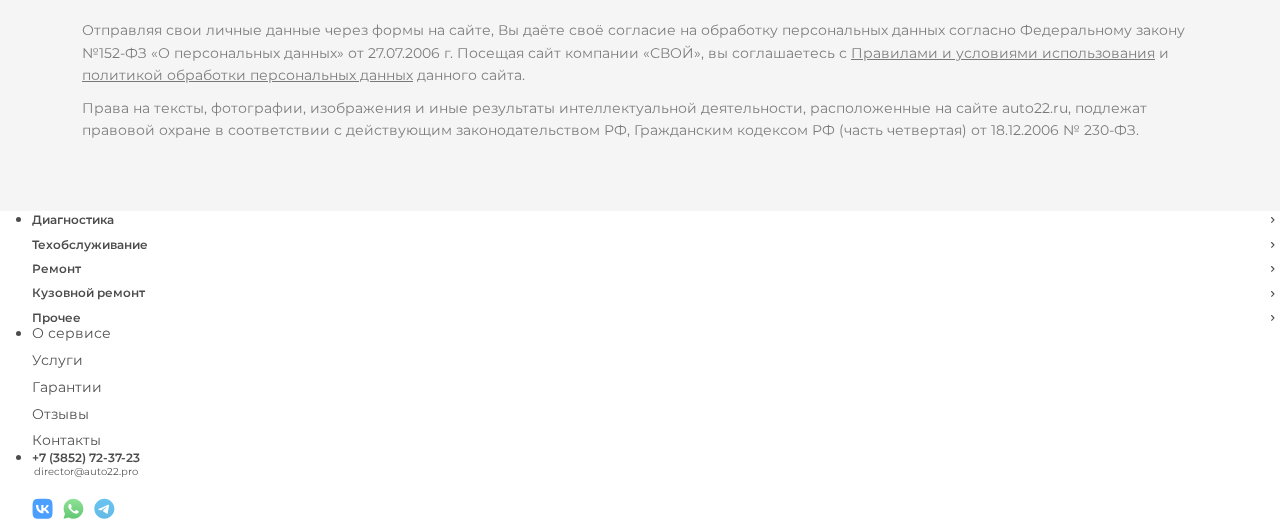
<file: contact.html>
<!DOCTYPE html>
<html lang="ru-RU">
  <head>
    <meta charset="UTF-8">
    <meta name="viewport" content="width=device-width, initial-scale=1.0">
    <link rel="preload" href="themes/engine/css/boots.css" as="style">
    <link rel="preload" href="themes/engine/css/main.css" as="style">
    <link rel="preload" href="themes/engine/css/libs.css" as="style"><link rel="preconnect" href="https://fonts.googleapis.com">
<link rel="preconnect" href="https://fonts.gstatic.com" crossorigin>
<link href="https://fonts.googleapis.com/css2?family=Montserrat:wght@400;500;600;700;800&display=swap" rel="stylesheet">        
    <link rel="stylesheet" href="themes/engine/css/boots.css">
    <link rel="stylesheet" href="themes/engine/css/main.css">
    <link rel="stylesheet" href="themes/engine/css/libs.css">
    <title>Контакты</title>
  </head>
  <body>
    <header class="header mb-20"> 
      <div class="header-top py-sm-30 py-15 overflow-hidden">
        <div class="container">
          <div class="row gx-xxl-30 gx-20 justify-content-between align-items-center">
            <div class="col-auto"><a class="d-block header-logo" href="index.html"><img class="w-auto" src="images/logo.svg" alt="Автосервис Свой" width="128" height="50"></a></div>
            <div class="col-auto d-none d-xl-block">
              <div class="row g-30">
                <div class="col-auto">
                  <div class="d-flex gap-5 align-items-baseline"><i class="icon u_map-marker-alt fs-12 o-0_5"></i>
                    <div class="d-flex flex-column">
                      <div class="fs-12 fw-sb">Сервис на Строителей, 143</div>
                      <div class="fs-12 o-0_5">Ежедневно с 09:00 до 20:00</div>
                    </div>
                  </div>
                </div>
                <div class="col-auto">
                  <div class="d-flex gap-5 align-items-baseline"><i class="icon u_map-marker-alt fs-12 o-0_5"></i>
                    <div class="d-flex flex-column">
                      <div class="fs-12 fw-sb">Сервис на Пушкина, 48</div>
                      <div class="fs-12 o-0_5">Пн-Пт с 9:00 до 18:00</div>
                    </div>
                  </div>
                </div>
                <div class="col-auto">
                  <div class="d-flex gap-5 align-items-baseline"><i class="icon u_map-marker-alt fs-12 o-0_5"></i>
                    <div class="d-flex flex-column">
                      <div class="fs-12 fw-sb">Кузовной ремонт на Строителей, 144</div>
                      <div class="fs-12 o-0_5">Пн-Пт с 9:00 до 19:00, Сб с 9:00 до 15:00</div>
                    </div>
                  </div>
                </div>
              </div>
            </div>
            <div class="col-auto d-none d-xxl-block"><a class="fs-12 o-0_5 text-decoration-underline d-block" href="#">Мобильное<br> приложение</a></div>
            <div class="col-auto d-lg-block d-none">
              <div class="d-flex p-10 rounded-10 bg-grey gap-10 header-social"><a class="d-block" href="#"><img src="images/vk.svg" alt="Ссылка на Вконтакт" width="20" height="20"></a><a class="d-block" href="#"><img src="images/wa.svg" alt="Ссылка на WhatsApp" width="20" height="20"></a><a class="d-block" href="#"><img src="images/tg.svg" alt="Ссылка на Telegram" width="20" height="20"></a>
              </div>
            </div>
            <div class="col-auto">
              <div class="d-flex flex-column align-items-end"><a class="fw-bl fs-12 fs-sm-14 fs-md-16" href="tel:+73852722222">+7 (3852) 72-22-22</a><a class="fs-10 fs-sm-12 o-0_6" href="mailto:service@auto22.pro">service@auto22.pro</a></div>
            </div>
            <div class="col-auto d-xl-none">
              <button class="border-0 bg-transparent p-0 d-flex" data-bs-toggle="modal" data-bs-target=".modal-address"><i class="icon fs-sm-24 fs-20 u_map-marker-question text-main"></i></button>
            </div>
            <div class="col-auto d-xl-none"><a class="d-flex" href="#mobile-menu"><i class="icon fs-sm-30 fs-25 u_bars text-main">         </i></a></div>
          </div>
        </div>
      </div>
      <div class="header-bot bg-grey bg-sm-transparent">
        <div class="container">
          <div class="bg-grey rounded-10 p-md-30 p-sm-15 py-15">
            <div class="row gx-xxl-60 gx-sm-30 gx-20 align-items-center justify-content-between flex-nowrap">
              <div class="col-auto d-lg-none">
                <div class="d-flex gap-10 header-social"><a class="d-block" href="#"><img src="images/vk.svg" alt="Ссылка на Вконтакт" width="20" height="20"></a><a class="d-block" href="#"><img src="images/wa.svg" alt="Ссылка на WhatsApp" width="20" height="20"></a><a class="d-block" href="#"><img src="images/tg.svg" alt="Ссылка на Telegram" width="20" height="20"></a>
                </div>
              </div>
              <div class="col-auto d-none d-lg-block">
                <div class="header-dropMenu px-25 py-15 border-main position-relative bg-white rounded-10"><span class="border-main-br"></span>
                  <div class="row gx-20">
                    <div class="col-auto">
                      <div class="dropdawn position-relative">                                       <a class="d-flex dropdawn-btn align-items-center gap-2" href="services-category.html" title="Диагностика"><span class="fs-14 fw-sb">Диагностика</span><i class="icon u_angle-right fs-14"></i></a>
                        <div class="dropdawn-menu px-35 py-30 rounded-10 bg-grey position-absolute">
                          <ul class="list-unstyled m-0 p-0 d-flex flex-column gap-10 o-1">
                            <li class="mb-0"><a href="service.html" title="Замена технических жидкостей">Замена технических жидкостей</a></li>
                            <li class="mb-0"><a href="service.html" title="Замена фильтров">Замена фильтров</a></li>
                            <li class="mb-0"><a href="service.html" title="Регламентные работы">Регламентные работы</a></li>
                            <li class="mb-0"><a href="service.html" title="Обслуживание тормозной системы">Обслуживание тормозной системы</a></li>
                            <li class="mb-0"><a href="service.html" title="Промывка инжекторов">Промывка инжекторов</a></li>
                          </ul>
                        </div>
                      </div>
                    </div>
                    <div class="col-auto">
                      <div class="dropdawn position-relative">                                       <a class="d-flex dropdawn-btn align-items-center gap-2" href="services-category.html" title="Техобслуживание"><span class="fs-14 fw-sb">Техобслуживание</span><i class="icon u_angle-right fs-14"></i></a>
                        <div class="dropdawn-menu px-35 py-30 rounded-10 bg-grey position-absolute">
                          <ul class="list-unstyled m-0 p-0 d-flex flex-column gap-10 o-1">
                            <li class="mb-0"><a href="service.html" title="Замена технических жидкостей">Замена технических жидкостей</a></li>
                            <li class="mb-0"><a href="service.html" title="Замена фильтров">Замена фильтров</a></li>
                            <li class="mb-0"><a href="service.html" title="Регламентные работы">Регламентные работы</a></li>
                            <li class="mb-0"><a href="service.html" title="Обслуживание тормозной системы">Обслуживание тормозной системы</a></li>
                            <li class="mb-0"><a href="service.html" title="Промывка инжекторов">Промывка инжекторов</a></li>
                          </ul>
                        </div>
                      </div>
                    </div>
                    <div class="col-auto">
                      <div class="dropdawn position-relative">                                       <a class="d-flex dropdawn-btn align-items-center gap-2" href="services-category.html" title="Ремонт"><span class="fs-14 fw-sb">Ремонт</span><i class="icon u_angle-right fs-14"></i></a>
                        <div class="dropdawn-menu px-35 py-30 rounded-10 bg-grey position-absolute">
                          <ul class="list-unstyled m-0 p-0 d-flex flex-column gap-10 o-1">
                            <li class="mb-0"><a href="service.html" title="Замена технических жидкостей">Замена технических жидкостей</a></li>
                            <li class="mb-0"><a href="service.html" title="Замена фильтров">Замена фильтров</a></li>
                            <li class="mb-0"><a href="service.html" title="Регламентные работы">Регламентные работы</a></li>
                            <li class="mb-0"><a href="service.html" title="Обслуживание тормозной системы">Обслуживание тормозной системы</a></li>
                            <li class="mb-0"><a href="service.html" title="Промывка инжекторов">Промывка инжекторов</a></li>
                          </ul>
                        </div>
                      </div>
                    </div>
                    <div class="col-auto">
                      <div class="dropdawn position-relative">                                       <a class="d-flex dropdawn-btn align-items-center gap-2" href="services-category.html" title="Кузовной ремонт"><span class="fs-14 fw-sb">Кузовной ремонт</span><i class="icon u_angle-right fs-14"></i></a>
                        <div class="dropdawn-menu px-35 py-30 rounded-10 bg-grey position-absolute">
                          <ul class="list-unstyled m-0 p-0 d-flex flex-column gap-10 o-1">
                            <li class="mb-0"><a href="service.html" title="Замена технических жидкостей">Замена технических жидкостей</a></li>
                            <li class="mb-0"><a href="service.html" title="Замена фильтров">Замена фильтров</a></li>
                            <li class="mb-0"><a href="service.html" title="Регламентные работы">Регламентные работы</a></li>
                            <li class="mb-0"><a href="service.html" title="Обслуживание тормозной системы">Обслуживание тормозной системы</a></li>
                            <li class="mb-0"><a href="service.html" title="Промывка инжекторов">Промывка инжекторов</a></li>
                          </ul>
                        </div>
                      </div>
                    </div>
                    <div class="col-auto">
                      <div class="dropdawn position-relative">                                       <a class="d-flex dropdawn-btn align-items-center gap-2" href="services-category.html" title="Прочее"><span class="fs-14 fw-sb">Прочее</span><i class="icon u_angle-right fs-14"></i></a>
                        <div class="dropdawn-menu px-35 py-30 rounded-10 bg-grey position-absolute">
                          <ul class="list-unstyled m-0 p-0 d-flex flex-column gap-10 o-1">
                            <li class="mb-0"><a href="service.html" title="Замена технических жидкостей">Замена технических жидкостей</a></li>
                            <li class="mb-0"><a href="service.html" title="Замена фильтров">Замена фильтров</a></li>
                            <li class="mb-0"><a href="service.html" title="Регламентные работы">Регламентные работы</a></li>
                            <li class="mb-0"><a href="service.html" title="Обслуживание тормозной системы">Обслуживание тормозной системы</a></li>
                            <li class="mb-0"><a href="service.html" title="Промывка инжекторов">Промывка инжекторов</a></li>
                          </ul>
                        </div>
                      </div>
                    </div>
                  </div>
                </div>
              </div>
              <div class="col-auto d-none d-xxl-block">
                <div class="d-flex gap-15"><a class="fs-14" href="about.html">О сервисе</a><a class="fs-14" href="services-catalog.html">Услуги</a><a class="fs-14" href="guarantee.html">Гарантии</a><a class="fs-14" href="reviews.html">Отзывы</a><a class="fs-14" href="contact.html">Контакты</a>
                </div>
              </div>
              <div class="col-auto">
                <button class="border-main position-relative px-sm-15 px-12 py-sm-12 py-10 fw-bl fs-12 lh-1_25 border-0 text-uppercase rounded-10" data-bs-toggle="modal" data-bs-target=".modal-diagnostics"><span class="border-main-br"></span><span>Запись в сервис</span></button>
              </div>
            </div>
          </div>
        </div>
      </div>
    </header>
    <main>
      <div class="container">
        <div class="breadcrumbs pb-md-20 mb-20">
          <div class="breadcrumbs-nav d-flex align-items-center text-nowrap overflow-auto gap-5"><a class="d-flex align-items-center gap-5" href="#"><span class="fs-12 lh-1_25 o-0_7">Главная</span><i class="icon u_angle-right fs-14 o-0_5"></i></a><a class="d-flex align-items-center gap-5" href="#"><span class="fs-12 lh-1_25 o-0_7">Услуги</span><i class="icon u_angle-right fs-14 o-0_5"></i></a><span class="fs-12 lh-1_25">Услуга        </span>
          </div>
        </div>
      </div>
      <section class="contact">
        <div class="container">
          <h1 class="fs-lg-30 fs-sm-20 fs-18 fw-bl text-g mb-lg-30 mb-20">Контакты</h1>
          <div class="row g-xxl-30 g-sm-20 g-10 mb-lg-30 mb-sm-20 mb-10">
            <div class="col-xxl-7 col-xl-8 d-flex">
              <div class="d-flex flex-column gap-10 flex-grow-1">
                <div class="row g-10">
                  <div class="col-lg-4">
                    <div class="map-address js_office_coordinates contact-block-address-item d-flex flex-column border border-2 border-grey rounded-10 p-xxl-20 p-15 gap-sm-10 gap-5 pointer" data-latitude="53.339468" data-longitude="83.742047" data-category="1">
                      <div class="d-flex flex-column">
                        <div class="fs-sm-14 fs-12 fw-sb">Офис</div>
                        <div class="fs-sm-14 fs-12 fw-sb text-uppercase">+7 (3852) 72-37-23</div>
                      </div>
                      <div class="d-flex flex-column">
                        <div class="fs-sm-14 fs-12">Барнаул, пр. Строителей, 143</div>
                        <div class="fs-sm-14 fs-12 o-0_5">Ежедневно с 09:00 до 20:00</div>
                      </div>
                    </div>
                  </div>
                  <div class="col-lg-4">
                    <div class="map-address js_office_coordinates contact-block-address-item d-flex flex-column border border-2 border-grey rounded-10 p-xxl-20 p-15 gap-sm-10 gap-5 pointer" data-latitude="53.338989" data-longitude="83.741598" data-category="2">
                      <div class="d-flex flex-column">
                        <div class="fs-sm-14 fs-12 fw-sb">Кузовной цех</div>
                        <div class="fs-sm-14 fs-12 fw-sb text-uppercase">+7 (3852) 72-37-23</div>
                      </div>
                      <div class="d-flex flex-column">
                        <div class="fs-sm-14 fs-12">Барнаул, пр. Строителей, 144</div>
                        <div class="fs-sm-14 fs-12 o-0_5">Ежедневно с 09:00 до 20:00</div>
                      </div>
                    </div>
                  </div>
                  <div class="col-lg-4">
                    <div class="map-address js_office_coordinates contact-block-address-item d-flex flex-column border border-2 border-grey rounded-10 p-xxl-20 p-15 gap-sm-10 gap-5 pointer" data-latitude="53.332994" data-longitude="83.791265" data-category="3">
                      <div class="d-flex flex-column">
                        <div class="fs-sm-14 fs-12 fw-sb">Механический цех</div>
                        <div class="fs-sm-14 fs-12 fw-sb text-uppercase">+7 (3852) 72-37-23</div>
                      </div>
                      <div class="d-flex flex-column">
                        <div class="fs-sm-14 fs-12">Пушкина, 48Б</div>
                        <div class="fs-sm-14 fs-12 o-0_5">Ежедневно с 09:00 до 20:00</div>
                      </div>
                    </div>
                  </div>
                </div>
                <div class="contact-block-map flex-grow-1 rounded-10 border border-2 border-grey overflow-hidden">
                  <div class="h-100" id="YaMaps">                      </div>
                </div>
              </div>
            </div>
            <div class="col-xxl-5 col-xl-4">
              <div class="contact-img ratio overflow-hidden rounded-10"><img class="lazy" src="[data-uri]" data-src="images/about.jpg" alt="Контакты">
              </div>
            </div>
          </div>
          <div class="row g-xl-60 g-sm-20 g-10">
            <div class="col-xl-auto col-lg-7">
              <div class="d-flex flex-column gap-10">
                <div class="fs-xl-16 fs-sm-14 fs-12 lh-1_25 fw-bl">Наши реквизиты</div>
                <div class="d-flex flex-column flex-sm-row gap-xl-30 gap-sm-20 gap-10">
                  <div class="d-flex flex-column">
                    <div class="fs-xl-16 fs-sm-14 fs-12 lh-1_5 o-0_7">Полное название</div>
                    <div class="fs-xl-16 fs-sm-14 fs-12 lh-1_5 fw-rg">ООО Автосервис «СВОЙ»</div>
                  </div>
                  <div class="d-flex flex-column">
                    <div class="fs-xl-16 fs-sm-14 fs-12 lh-1_5 o-0_7">ИНН</div>
                    <div class="fs-xl-16 fs-sm-14 fs-12 lh-1_5 fw-rg">220500107230</div>
                  </div>
                  <div class="d-flex flex-column">
                    <div class="fs-xl-16 fs-sm-14 fs-12 lh-1_5 o-0_7">ОГРНИП</div>
                    <div class="fs-xl-16 fs-sm-14 fs-12 lh-1_5 fw-rg">305222230800102</div>
                  </div>
                </div>
              </div>
            </div>
            <div class="col-xl-auto col-lg-5">
              <div class="d-flex flex-column gap-10">
                <div class="fs-xl-16 fs-sm-14 fs-12 lh-1_25 fw-bl">Принимаем наличную и безналичную оплату</div>
                <div class="d-flex gap-10">
                  <div class="contact-payment rounded-10 bg-grey px-10"><img class="mbm-darken" src="images/maestro.png" alt="maestro"></div>
                  <div class="contact-payment rounded-10 bg-grey px-10"><img class="mbm-darken" src="images/visa.png" alt="visa"></div>
                  <div class="contact-payment rounded-10 bg-grey px-10"><img class="mbm-darken" src="images/mastercard.png" alt="mastercard"></div>
                </div>
              </div>
            </div>
          </div>
        </div>
      </section>
      <div class="section">
        <div class="container">
          <div class="row g-sm-20 g-15 flex-nowrap overflow-auto">
            <div class="col-lg-3 col-auto">
              <div class="baner-info-item rounded-10 bg-grey p-xxl-40 p-xl-30 px-20 py-15 d-flex flex-column justify-content-center gap-lg-10 gap-sm-5">
                <div class="fs-xl-24 fs-sm-20 fs-18 fw-bk text-uppercase text-g">10 лет</div>
                <div class="fs-sm-14 fs-12 fw-rg">опыта</div>
              </div>
            </div>
            <div class="col-lg-3 col-auto">
              <div class="baner-info-item rounded-10 bg-grey p-xxl-40 p-xl-30 px-20 py-15 d-flex flex-column justify-content-center gap-lg-10 gap-sm-5">
                <div class="fs-xl-24 fs-sm-20 fs-18 fw-bk text-uppercase text-g">50 000</div>
                <div class="fs-sm-14 fs-12 fw-rg">постоянных клиентов</div>
              </div>
            </div>
            <div class="col-lg-3 col-auto">
              <div class="baner-info-item rounded-10 bg-grey p-xxl-40 p-xl-30 px-20 py-15 d-flex flex-column justify-content-center gap-lg-10 gap-sm-5">
                <div class="fs-xl-24 fs-sm-20 fs-18 fw-bk text-uppercase text-g">24 месяца</div>
                <div class="fs-sm-14 fs-12 fw-rg">гарантии на все работы</div>
              </div>
            </div>
            <div class="col-lg-3 col-auto">
              <div class="baner-info-item rounded-10 bg-grey p-xxl-40 p-xl-30 px-20 py-15 d-flex flex-column justify-content-center gap-lg-10 gap-sm-5">
                <div class="fs-xl-24 fs-sm-20 fs-18 fw-bk text-uppercase text-g">свой склад</div>
                <div class="fs-sm-14 fs-12 fw-rg">запчастей</div>
              </div>
            </div>
          </div>
        </div>
      </div>
      <section class="booking overflow-hidden">
        <div class="container">
          <h2 class="fs-lg-30 fs-sm-20 fs-18 fw-bl text-g mb-lg-30 mb-20">Запишитесь онлайн</h2>
          <div class="row g-xxl-30 g-md-20 g-10 flex-nowrap flex-md-wrap overflow-auto">
            <div class="col-xl-3 col-lg-4 col-md-6 col-auto d-flex">
              <div class="booking-item pointer rounded-10 d-flex flex-column bg-grey overflow-hidden flex-grow-1" data-bs-toggle="modal" data-bs-target=".modal-diagnostics">
                <div class="booking-item-img pop-service-item-img ratio"><img class="lazy" src="[data-uri]" data-src="images/booking/booking-1.jpg" alt="Записаться на ремонт">
                </div>
                <div class="d-flex justify-content-center p-xl-30 p-20 bg-main_g flex-grow-1">
                  <div class="fs-12 lh-1_25 fw-bl text-uppercase text-white">Записаться на ремонт</div>
                </div>
              </div>
            </div>
            <div class="col-xl-3 col-lg-4 col-md-6 col-auto d-flex">
              <div class="booking-item pointer rounded-10 d-flex flex-column bg-grey overflow-hidden flex-grow-1" data-bs-toggle="modal" data-bs-target=".modal-diagnostics">
                <div class="booking-item-img pop-service-item-img ratio"><img class="lazy" src="[data-uri]" data-src="images/booking/booking-2.jpg" alt="Записаться на обслуживание">
                </div>
                <div class="d-flex justify-content-center p-xl-30 p-20 bg-main_g flex-grow-1">
                  <div class="fs-12 lh-1_25 fw-bl text-uppercase text-white">Записаться на обслуживание</div>
                </div>
              </div>
            </div>
            <div class="col-xl-3 col-lg-4 col-md-6 col-auto d-flex">
              <div class="booking-item pointer rounded-10 d-flex flex-column bg-grey overflow-hidden flex-grow-1" data-bs-toggle="modal" data-bs-target=".modal-diagnostics">
                <div class="booking-item-img pop-service-item-img ratio"><img class="lazy" src="[data-uri]" data-src="images/booking/booking-3.jpg" alt="Записаться на диагностику">
                </div>
                <div class="d-flex justify-content-center p-xl-30 p-20 bg-main_g flex-grow-1">
                  <div class="fs-12 lh-1_25 fw-bl text-uppercase text-white">Записаться на диагностику</div>
                </div>
              </div>
            </div>
            <div class="col-xl-3 col-lg-4 col-md-6 col-auto d-flex">
              <div class="booking-item pointer rounded-10 d-flex flex-column bg-grey overflow-hidden flex-grow-1" data-bs-toggle="modal" data-bs-target=".modal-diagnostics">
                <div class="booking-item-img pop-service-item-img ratio"><img class="lazy" src="[data-uri]" data-src="images/booking/booking-4.jpg" alt="Записаться на консультацию">
                </div>
                <div class="d-flex justify-content-center p-xl-30 p-20 bg-main_g flex-grow-1">
                  <div class="fs-12 lh-1_25 fw-bl text-uppercase text-white">Записаться на консультацию</div>
                </div>
              </div>
            </div>
          </div>
        </div>
      </section>
      <section class="advantages">
        <div class="container">
          <h2 class="fs-lg-30 fs-sm-20 fs-18 fw-bl text-g mb-lg-30 mb-20">Преимущества работы с нами</h2>
          <div class="row g-md-20 g-10">
            <div class="col-xl-3 col-4 flex-grow-1 d-flex">
              <div class="advantages-item rounded-10 bg-grey p-xxl-40 p-lg-30 p-sm-20 p-10 d-flex flex-column gap-sm-20 gap-10 align-items-center flex-grow-1">
                <div class="rounded-circle p-10 bg-white d-flex"><i class="icon fs-sm-40 fs-20 text-main u_shield-exclamation"></i></div>
                <div class="fs-lg-14 fs-sm-12 fs-10 fw-sb text-uppercase text-center">Даем Гарантию <br> до 2 лет</div>
              </div>
            </div>
            <div class="col-xl-3 col-4 flex-grow-1 d-flex">
              <div class="advantages-item rounded-10 bg-grey p-xxl-40 p-lg-30 p-sm-20 p-10 d-flex flex-column gap-sm-20 gap-10 align-items-center flex-grow-1">
                <div class="rounded-circle p-10 bg-white d-flex"><i class="icon fs-sm-40 fs-20 text-main u_calender"></i></div>
                <div class="fs-lg-14 fs-sm-12 fs-10 fw-sb text-uppercase text-center">Соблюдаем <br> сроки</div>
              </div>
            </div>
            <div class="col-xl-3 col-4 flex-grow-1 d-flex">
              <div class="advantages-item rounded-10 bg-grey p-xxl-40 p-lg-30 p-sm-20 p-10 d-flex flex-column gap-sm-20 gap-10 align-items-center flex-grow-1">
                <div class="rounded-circle p-10 bg-white d-flex"><i class="icon fs-sm-40 fs-20 text-main u_percentage"></i></div>
                <div class="fs-lg-14 fs-sm-12 fs-10 fw-sb text-uppercase text-center">Делаем дешевле <br> дилера на 20%</div>
              </div>
            </div>
            <div class="col-xl-3 col-4 flex-grow-1 d-flex">
              <div class="advantages-item rounded-10 bg-grey p-xxl-40 p-lg-30 p-sm-20 p-10 d-flex flex-column gap-sm-20 gap-10 align-items-center flex-grow-1">
                <div class="rounded-circle p-10 bg-white d-flex"><i class="icon fs-sm-40 fs-20 text-main u_gift"></i></div>
                <div class="fs-lg-14 fs-sm-12 fs-10 fw-sb text-uppercase text-center">Дарим Скидки <br> и бонусы</div>
              </div>
            </div>
            <div class="col-xl-3 col-4 flex-grow-1 d-flex">
              <div class="advantages-item rounded-10 bg-grey p-xxl-40 p-lg-30 p-sm-20 p-10 d-flex flex-column gap-sm-20 gap-10 align-items-center flex-grow-1">
                <div class="rounded-circle p-10 bg-white d-flex"><i class="icon fs-sm-40 fs-20 text-main u_shield-check"></i></div>
                <div class="fs-lg-14 fs-sm-12 fs-10 fw-sb text-uppercase text-center">Сохраняем <br> заводскую гарантию</div>
              </div>
            </div>
            <div class="col-xl-3 col-4 flex-grow-1 d-flex">
              <div class="advantages-item rounded-10 bg-grey p-xxl-40 p-lg-30 p-sm-20 p-10 d-flex flex-column gap-sm-20 gap-10 align-items-center flex-grow-1">
                <div class="rounded-circle p-10 bg-white d-flex"><i class="icon fs-sm-40 fs-20 text-main u_pricetag-alt"></i></div>
                <div class="fs-lg-14 fs-sm-12 fs-10 fw-sb text-uppercase text-center">Сразу Озвучиваем <br> стоимость</div>
              </div>
            </div>
            <div class="col-xl-3 col-4 flex-grow-1 d-flex">
              <div class="advantages-item rounded-10 bg-grey p-xxl-40 p-lg-30 p-sm-20 p-10 d-flex flex-column gap-sm-20 gap-10 align-items-center flex-grow-1">
                <div class="rounded-circle p-10 bg-white d-flex"><i class="icon fs-sm-40 fs-20 text-main u_user-check"></i></div>
                <div class="fs-lg-14 fs-sm-12 fs-10 fw-sb text-uppercase text-center">Присутствуем <br> при ремонте</div>
              </div>
            </div>
            <div class="col-xl-3 col-4 flex-grow-1 d-flex">
              <div class="advantages-item rounded-10 bg-grey p-xxl-40 p-lg-30 p-sm-20 p-10 d-flex flex-column gap-sm-20 gap-10 align-items-center flex-grow-1">
                <div class="rounded-circle p-10 bg-white d-flex"><i class="icon fs-sm-40 fs-20 text-main u_shutter-alt"></i></div>
                <div class="fs-lg-14 fs-sm-12 fs-10 fw-sb text-uppercase text-center">Используем <br> Оригинальные детали</div>
              </div>
            </div>
          </div>
        </div>
      </section>
      <section class="reviews">
        <div class="container">
          <div class="d-flex gap-30 align-items-center justify-content-between mb-lg-30 mb-20">
            <h2 class="fs-lg-30 fs-sm-20 fs-18 fw-bl text-g mb-0">Отзывы наших клиентов</h2>
            <div class="d-flex align-items-center gap-30"><a class="fs-md-14 fs-sm-12 fs-10 fw-rg text-decoration-underline" href="#">Оставить отзыв</a>
              <div class="slider-navigation-2 d-md-flex d-none gap-10" data-category="1">
                <div class="slider-prev d-flex p-5 rounded-10 bg-grey"><i class="icon u_angle-right fs-30 text-main"></i></div>
                <div class="slider-next d-flex p-5 rounded-10 bg-grey"><i class="icon u_angle-right fs-30 text-main"></i></div>
              </div>
            </div>
          </div>
          <div class="swiper slider-2" data-category="1">
            <div class="swiper-wrapper">
              <div class="swiper-slide d-flex h-auto">
                <div class="reviews-item rounded-10 bg-grey d-flex flex-column position-relative p-xl-40 p-lg-30 p-20 gap-md-20 gap-10 flex-grow-1">
                  <div class="d-flex align-items-center justify-content-between">
                    <div class="reviews-item-desc d-flex gap-md-20 gap-10 align-items-center">
                      <div class="reviews-item-ava rounded-circle ratio ratio-1x1 overflow-hidden"><img class="lazy" src="[data-uri]" data-src="images/reviews-ava/reviews-ava-1.jpg" alt="Иванов Иван">
                      </div>
                      <div class="d-flex flex-column gap-md-15 gap-5">
                        <div class="reviews-item-rating">
                          <select class="star-rating" disabled>                   
                            <option value="5">Excellent</option>
                            <option value="4" selected>Very Good</option>
                            <option value="3">Average</option>
                            <option value="2">Poor</option>
                            <option value="1">Terrible</option>
                          </select>
                        </div>
                        <div class="d-flex flex-column gap-2">
                          <div class="fs-md-14 fs-12 lh-1 fw-rg">Иванов Иван</div>
                          <div class="fs-md-14 fs-12 o-0_7">15 января 2021г.</div>
                        </div>
                      </div>
                    </div>
                    <div class="reviews-item-from"><img class="w-auto" src="images/2gis.svg" alt="2Гис" width="70" height="30"></div>
                  </div>
                  <div class="content">
                    <p>Хороший автосервис. Все прозрачно по ценообразованию, ответственно. В сервисе работают квалифицированные специалисты, которые моментально выявляют ошибки и устраняют их.</p>
                  </div>
                </div>
              </div>
              <div class="swiper-slide d-flex h-auto">
                <div class="reviews-item rounded-10 bg-grey d-flex flex-column position-relative p-xl-40 p-lg-30 p-20 gap-md-20 gap-10 flex-grow-1">
                  <div class="d-flex align-items-center justify-content-between">
                    <div class="reviews-item-desc d-flex gap-md-20 gap-10 align-items-center">
                      <div class="reviews-item-ava rounded-circle ratio ratio-1x1 overflow-hidden"><img class="lazy" src="[data-uri]" data-src="images/reviews-ava/reviews-ava-2.jpg" alt="Алексеев Александр">
                      </div>
                      <div class="d-flex flex-column gap-md-15 gap-5">
                        <div class="reviews-item-rating">
                          <select class="star-rating" disabled>                   
                            <option value="5">Excellent</option>
                            <option value="4" selected>Very Good</option>
                            <option value="3">Average</option>
                            <option value="2">Poor</option>
                            <option value="1">Terrible</option>
                          </select>
                        </div>
                        <div class="d-flex flex-column gap-2">
                          <div class="fs-md-14 fs-12 lh-1 fw-rg">Алексеев Александр</div>
                          <div class="fs-md-14 fs-12 o-0_7">27 июня 2022г.</div>
                        </div>
                      </div>
                    </div>
                    <div class="reviews-item-from"><img class="w-auto" src="images/2gis.svg" alt="2Гис" width="70" height="30"></div>
                  </div>
                  <div class="content">
                    <p>Очень рад тому, что нашел этот автосервис. Особенно хочу отметить хорошее отношение к клиентам, понимание поставленной задачи, грамотных специалистов.</p>
                  </div>
                </div>
              </div>
              <div class="swiper-slide d-flex h-auto">
                <div class="reviews-item rounded-10 bg-grey d-flex flex-column position-relative p-xl-40 p-lg-30 p-20 gap-md-20 gap-10 flex-grow-1">
                  <div class="d-flex align-items-center justify-content-between">
                    <div class="reviews-item-desc d-flex gap-md-20 gap-10 align-items-center">
                      <div class="reviews-item-ava rounded-circle ratio ratio-1x1 overflow-hidden"><img class="lazy" src="[data-uri]" data-src="images/reviews-ava/reviews-ava-1.jpg" alt="Иванов Иван">
                      </div>
                      <div class="d-flex flex-column gap-md-15 gap-5">
                        <div class="reviews-item-rating">
                          <select class="star-rating" disabled>                   
                            <option value="5">Excellent</option>
                            <option value="4" selected>Very Good</option>
                            <option value="3">Average</option>
                            <option value="2">Poor</option>
                            <option value="1">Terrible</option>
                          </select>
                        </div>
                        <div class="d-flex flex-column gap-2">
                          <div class="fs-md-14 fs-12 lh-1 fw-rg">Иванов Иван</div>
                          <div class="fs-md-14 fs-12 o-0_7">15 января 2021г.</div>
                        </div>
                      </div>
                    </div>
                    <div class="reviews-item-from"><img class="w-auto" src="images/2gis.svg" alt="2Гис" width="70" height="30"></div>
                  </div>
                  <div class="content">
                    <p>Хороший автосервис. Все прозрачно по ценообразованию, ответственно. В сервисе работают квалифицированные специалисты, которые моментально выявляют ошибки и устраняют их.</p>
                  </div>
                </div>
              </div>
              <div class="swiper-slide d-flex h-auto">
                <div class="reviews-item rounded-10 bg-grey d-flex flex-column position-relative p-xl-40 p-lg-30 p-20 gap-md-20 gap-10 flex-grow-1">
                  <div class="d-flex align-items-center justify-content-between">
                    <div class="reviews-item-desc d-flex gap-md-20 gap-10 align-items-center">
                      <div class="reviews-item-ava rounded-circle ratio ratio-1x1 overflow-hidden"><img class="lazy" src="[data-uri]" data-src="images/reviews-ava/reviews-ava-2.jpg" alt="Алексеев Александр">
                      </div>
                      <div class="d-flex flex-column gap-md-15 gap-5">
                        <div class="reviews-item-rating">
                          <select class="star-rating" disabled>                   
                            <option value="5">Excellent</option>
                            <option value="4" selected>Very Good</option>
                            <option value="3">Average</option>
                            <option value="2">Poor</option>
                            <option value="1">Terrible</option>
                          </select>
                        </div>
                        <div class="d-flex flex-column gap-2">
                          <div class="fs-md-14 fs-12 lh-1 fw-rg">Алексеев Александр</div>
                          <div class="fs-md-14 fs-12 o-0_7">27 июня 2022г.</div>
                        </div>
                      </div>
                    </div>
                    <div class="reviews-item-from"><img class="w-auto" src="images/2gis.svg" alt="2Гис" width="70" height="30"></div>
                  </div>
                  <div class="content">
                    <p>Очень рад тому, что нашел этот автосервис. Особенно хочу отметить хорошее отношение к клиентам, понимание поставленной задачи, грамотных специалистов.</p>
                  </div>
                </div>
              </div>
            </div>
          </div>
        </div>
      </section>
    </main>
    <footer class="footer py-lg-70 py-md-50 py-20 bg-grey overflow-hidden">
      <div class="container">
        <div class="footer-top rounded-10 bg-white p-md-30 p-20 mb-md-40 mb-20">
          <div class="row g-xl-30 g-20 justify-content-between align-items-center">
            <div class="col-auto"><a class="d-block footer-logo" href="index.html"><img src="images/logo.svg" alt="Автосервис Свой" width="128" height="50"></a></div>
            <div class="col-md-auto">
              <div class="row g-md-10 g-5">
                <div class="col-md-auto"><a class="fs-12 lh-1_25 o-0_6" href="about.html">О сервисе</a></div>
                <div class="col-md-auto"><a class="fs-12 lh-1_25 o-0_6" href="services-catalog.html">Услуги</a></div>
                <div class="col-md-auto"><a class="fs-12 lh-1_25 o-0_6" href="guarantee.html">Гарантии</a></div>
                <div class="col-md-auto"><a class="fs-12 lh-1_25 o-0_6" href="reviews.html">Отзывы</a></div>
                <div class="col-md-auto"><a class="fs-12 lh-1_25 o-0_6" href="contact.html">Контакты</a></div>
              </div>
            </div>
            <div class="col-md-auto">                   
              <div class="d-flex gap-10 header-social"><a class="d-block" href="#"><img src="images/vk.svg" alt="Ссылка на Вконтакт" width="20" height="20"></a><a class="d-block" href="#"><img src="images/wa.svg" alt="Ссылка на WhatsApp" width="20" height="20"></a><a class="d-block" href="#"><img src="images/tg.svg" alt="Ссылка на Telegram" width="20" height="20"></a>
              </div>
            </div>
            <div class="col-xl-auto">
              <div class="row g-20 justify-content-between">
                <div class="col-md-auto">
                  <div class="d-flex flex-column align-items-md-end"><a class="fw-bl" href="tel:+73852722222">+7 (3852) 72-22-22 </a><a class="fs-12 o-0_6" href="mailto:director@auto22.pro">director@auto22.pro</a></div>
                </div>
                <div class="col-md-auto">
                  <button class="border-main position-relative px-15 py-12 fw-rg fs-12 lh-1_25 border-0" data-bs-toggle="modal" data-bs-target=".modal-diagnostics"><span class="border-main-br"></span><span>Запись на диагностику</span></button>
                </div>
              </div>
            </div>
          </div>
        </div>
        <div class="footer-mid mb-md-40 mb-20">
          <div class="row g-30">
            <div class="col-xxl-5 col-lg-4 col-md-6">
              <div class="d-flex flex-column gap-30">
                <div class="d-flex flex-column flex-xl-row gap-xl-30 gap-md-10 gap-5">
                  <ul class="list-unstyled m-0 p-0">
                    <li><a class="fs-sm-14 fs-12" href="#">Слесарный ремонт</a></li>
                    <li><a class="fs-sm-14 fs-12" href="#">Техобслуживание</a></li>
                    <li><a class="fs-sm-14 fs-12" href="#">Диагностика</a></li>
                    <li><a class="fs-sm-14 fs-12" href="#">Покраска</a></li>
                    <li><a class="fs-sm-14 fs-12" href="#">Кондиционеры и отопление</a></li>
                  </ul>
                  <ul class="list-unstyled m-0 p-0">
                    <li><a class="fs-sm-14 fs-12" href="#">Кузовной ремонт</a></li>
                    <li><a class="fs-sm-14 fs-12" href="#">Дополнительное оборудование</a></li>
                    <li><a class="fs-sm-14 fs-12" href="#">Шиномонтаж</a></li>
                    <li><a class="fs-sm-14 fs-12" href="#">Техосмотр с картой диагностики</a></li>
                  </ul>
                </div>
                <div class="d-flex flex-column gap-20">
                  <div class="fs-13 lh-1_2 fw-sb d-none d-xl-block">Твой исправный автомобиль в <span class='text-decoration-underline'>мобильном приложении</span> <span class="text-main">Автосервис «СВОЙ»</span></div>
                  <div class="d-flex gap-20"><a class="d-block footer-mid-store" href="#"><img class="w-auto" src="images/AppStore.png" alt="AppStore" width="230" height="65"></a><a class="d-block footer-mid-store" href="#"><img class="w-auto" src="images/GooglePlay.png" alt="GooglePlay" width="230" height="65"></a>
                  </div>
                </div>
              </div>
            </div>
            <div class="col-xxl-3 col-lg-4 col-md-6">
              <div class="d-flex flex-column gap-30">
                <div class="d-flex flex-column gap-lg-20 gap-10">
                  <div class="d-flex gap-10 align-items-start"><i class="icon u_map-marker-alt fs-18 o-0_5"></i>
                    <div class="d-flex flex-column">
                      <div class="fs-sm-14 fs-12 fw-sb">Механический цех</div>
                      <div class="fs-sm-14 fs-12">Барнаул, ул. Пушкина, 48Б</div>
                      <div class="fs-sm-14 fs-12 o-0_6">Пн-Пт с 9:00 до 18:00</div>
                    </div>
                  </div>
                  <div class="d-flex gap-10 align-items-start"><i class="icon u_map-marker-alt fs-18 o-0_5"></i>
                    <div class="d-flex flex-column">
                      <div class="fs-sm-14 fs-12 fw-sb">Кузовной цех</div>
                      <div class="fs-sm-14 fs-12">Барнаул, пр. Строителей, 144</div>
                      <div class="fs-sm-14 fs-12 o-0_6">Пн-Пт с 9:00 до 19:00, Сб с 9:00 до 15:00</div>
                    </div>
                  </div>
                  <div class="d-flex gap-10 align-items-start"><i class="icon u_map-marker-alt fs-18 o-0_5"></i>
                    <div class="d-flex flex-column">
                      <div class="fs-sm-14 fs-12 fw-sb">Корпоративным клиентам</div>
                      <div class="fs-sm-14 fs-12">Барнаул, пр. Строителей, 143</div>
                      <div class="fs-sm-14 fs-12 o-0_6">Ежедневно с 09:00 до 20:00</div>
                    </div>
                  </div>
                </div>
                <div class="d-flex gap-5 align-items-center footer-mid-payment"><img class="w-auto" src="images/maestro.png" alt="maestro" width="77" height="45"><img class="w-auto" src="images/paypal.png" alt="paypal" width="77" height="45"><img class="w-auto" src="images/visa.png" alt="visa" width="77" height="45"><img class="w-auto" src="images/mastercard.png" alt="mastercard" width="77" height="45">
                </div>
              </div>
            </div>
            <div class="col-lg-4">
              <div class="d-flex flex-column gap-20 p-xl-30 p-20 bg-white rounded-10">
                <div class="fs-14 fw-sb">Запишитесь на консультацию или услугу</div>
                <form class="d-flex flex-column gap-10" name="footer-form" autocomplete="off">
                  <input class="input-phone rounded-10 bg-grey px-sm-30 px-20 py-sm-20 py-15 border-0 fs-sm-14 fs-12 w-100" type="tel" placeholder="+7 (9__) ___-__-__" required>
                  <div class="custom-select">
                    <select>
                      <option>Диагностика</option>
                      <option>Техобслуживание</option>
                      <option>Слесарный ремонт</option>
                      <option>Покраска</option>
                      <option>Кондиционеры и отопление</option>
                    </select>
                  </div>
                  <button class="rounded-10 bg-main_g px-sm-30 py-sm-20 px-20 py-15 border-0 fs-sm-14 fs-12 fw-bl text-uppercase text-white w-100">Оставить заявку</button>
                </form>
              </div>
            </div>
          </div>
        </div>
        <div class="footer-bot content">
          <p class="o-0_5">Отправляя свои личные данные через формы на сайте, Вы даёте своё согласие на обработку персональных данных согласно Федеральному закону №152-ФЗ «О персональных данных» от 27.07.2006 г. Посещая сайт компании «СВОЙ», вы соглашаетесь с <a href="#" class="text-decoration-underline">Правилами и условиями использования</a> и <a href="#" class="text-decoration-underline">политикой обработки персональных данных</a> данного сайта.</p>
          <p class="o-0_5">Права на тексты, фотографии, изображения и иные результаты интеллектуальной деятельности, расположенные на сайте auto22.ru, подлежат правовой охране в соответствии с действующим законодательством РФ, Гражданским кодексом РФ (часть четвертая) от 18.12.2006 № 230-ФЗ. </p>
        </div>
      </div>
    </footer>
    <div class="footer-sticky d-md-none bg-grey border-top border-2 border-white py-10">
      <div class="container">
        <div class="d-flex align-items-center justify-content-between gap-20"><a class="d-flex" href="#mobile-menu"><i class="icon fs-30 u_bars text-main"></i></a>
          <div class="d-flex align-items-center gap-30"><a class="d-block" href="#"><img class="w-auto" src="images/wa.svg" alt="Ссылка на WhatsApp" width="25" height="25"></a>
            <button class="rounded-10 bg-main_g px-15 py-10 border-0 fs-10 lh-1_25 fw-bl text-uppercase text-white" data-bs-toggle="modal" data-bs-target=".modal-diagnostics">Запись на диагностику</button>
          </div>
        </div>
      </div>
    </div>
    <nav class="mobile-menu menu-scrolling" id="mobile-menu">
      <ul>               
        <li class="sub">
          <div class="d-flex flex-column gap-10">               <a class="d-flex align-items-center gap-10 w-100" href="#"><span class="fw-sb fs-12 p-0 flex-grow-1">Диагностика</span><i class="icon u_angle-right fs-14"></i></a><a class="d-flex align-items-center gap-10 w-100" href="#"><span class="fw-sb fs-12 p-0 flex-grow-1">Техобслуживание</span><i class="icon u_angle-right fs-14"></i></a><a class="d-flex align-items-center gap-10 w-100" href="#"><span class="fw-sb fs-12 p-0 flex-grow-1">Ремонт</span><i class="icon u_angle-right fs-14"></i></a><a class="d-flex align-items-center gap-10 w-100" href="#"><span class="fw-sb fs-12 p-0 flex-grow-1">Кузовной ремонт</span><i class="icon u_angle-right fs-14"></i></a><a class="d-flex align-items-center gap-10 w-100" href="#"><span class="fw-sb fs-12 p-0 flex-grow-1">Прочее</span><i class="icon u_angle-right fs-14"></i></a>
          </div>
        </li>
        <li class="noSub">
          <div class="d-flex flex-column gap-10"><a href="#">О сервисе</a><a href="#">Услуги</a><a href="#">Гарантии</a><a href="#">Отзывы</a><a href="#">Контакты</a>
          </div>
        </li>
        <li class="noSub">
          <div class="d-flex flex-column gap-20 align-items-start">
            <div class="d-flex flex-column align-items-center"><a class="fs-12 text-uppercase fw-sb" href="tel:+73852723723">+7 (3852) 72-37-23</a><a class="fs-10" href="mailto:director@auto22.pro">director@auto22.pro</a></div>
            <div class="d-flex gap-10 header-social"><a class="d-block w-auto" href="#"><img src="images/vk.svg" alt="Ссылка на Вконтакт" width="20" height="20"></a><a class="d-block w-auto" href="#"><img src="images/wa.svg" alt="Ссылка на WhatsApp" width="20" height="20"></a><a class="d-block w-auto" href="#"><img src="images/tg.svg" alt="Ссылка на Telegram" width="20" height="20"></a>
            </div>
          </div>
        </li>
      </ul>
    </nav><div aria-live="polite" aria-atomic="true">
<div class="toast-container position-fixed top-0 end-0 p-3 js_toast_container" style="z-index: 10000;"> 
</div>
</div>               
    <div class="modal fade modal-diagnostics" data-bs-keyboard="false" tabindex="-1" aria-hidden="true">
      <div class="modal-dialog modal-dialog-centered">
        <div class="modal-content">
          <div class="modal-header">
            <div class="fs-18 text-g fw-bl">Запись на диагностику </div>
            <button class="btn-close position-absolute border-0 bg-transparent p-0 m-0 d-flex" data-bs-dismiss="modal"><i class="icon u_multiply"></i></button>
          </div>
          <div class="modal-body">
            <p>Укажите контактные данные, чтобы мы могли связаться с вами и записать вас на диагностику в удобное для вас время </p>
            <form name="modal-diagnostics" autocomplete="off">
              <div class="d-flex flex-column gap-sm-20 gap-10">
                <input class="input-phone rounded-10 bg-white px-20 py-15 border-0 fs-14 w-100" type="tel" placeholder="+7 (9__) ___-__-__" required>
                <button class="rounded-10 bg-main_g px-20 py-15 border-0 fs-12 lh-1_25 fw-bl text-uppercase text-white w-100">Оставить заявку</button>
              </div>
            </form>
          </div>
        </div>
      </div>
    </div>
    <div class="modal fade modal-services" data-bs-keyboard="false" tabindex="-1" aria-hidden="true">
      <div class="modal-dialog modal-dialog-centered">
        <div class="modal-content">
          <div class="modal-header">
            <div class="fs-18 text-g fw-bl">Работа по ремонту переднего бампера</div>
            <button class="btn-close position-absolute border-0 bg-transparent p-0 m-0 d-flex" data-bs-dismiss="modal"><i class="icon u_multiply"></i></button>
          </div>
          <div class="modal-body"><img class="lazy" src="[data-uri]" data-src="images/modal.jpg" alt="Работа по ремонту переднего бампера">
            <p>Если вам необходима похожая услуга, укажите контактные данные, чтобы мы могли связаться с вами и записать вас в удобное для вас время.</p>
            <form name="modal-service" autocomplete="off">
              <div class="d-flex flex-column gap-sm-20 gap-10">
                <input class="input-phone rounded-10 bg-white px-20 py-15 border-0 fs-14 w-100" type="tel" placeholder="+7 (9__) ___-__-__" required>
                <button class="rounded-10 bg-main_g px-20 py-15 border-0 fs-12 lh-1_25 fw-bl text-uppercase text-white w-100">Оставить заявку</button>
              </div>
            </form>
          </div>
        </div>
      </div>
    </div>
    <div class="modal fade modal-promotion" data-bs-keyboard="false" tabindex="-1" aria-hidden="true">
      <div class="modal-dialog modal-dialog-centered">
        <div class="modal-content">
          <div class="modal-header">
            <div class="fs-18 text-g fw-bl">Название акции</div>
            <button class="btn-close position-absolute border-0 bg-transparent p-0 m-0 d-flex" data-bs-dismiss="modal"><i class="icon u_multiply"></i></button>
          </div>
          <div class="modal-body"><img class="lazy" src="[data-uri]" data-src="images/modal.jpg" alt="Работа по ремонту переднего бампера">
            <p>Если вам необходима похожая услуга, укажите контактные данные, чтобы мы могли связаться с вами и записать вас в удобное для вас время.</p>
            <form name="modal-promotion" autocomplete="off">
              <div class="d-flex flex-column gap-sm-20 gap-10">
                <input class="input-phone rounded-10 bg-white px-20 py-15 border-0 fs-14 w-100" type="tel" placeholder="+7 (9__) ___-__-__" required>
                <button class="rounded-10 bg-main_g px-20 py-15 border-0 fs-12 lh-1_25 fw-bl text-uppercase text-white w-100">Оставить заявку</button>
              </div>
            </form>
          </div>
        </div>
      </div>
    </div>
    <div class="modal fade modal-services-2" data-bs-keyboard="false" tabindex="-1" aria-hidden="true">
      <div class="modal-dialog modal-dialog-centered">
        <div class="modal-content">
          <div class="modal-header">
            <div class="fs-18 text-g fw-bl">Замена масла в двигаеле</div>
            <button class="btn-close position-absolute border-0 bg-transparent p-0 m-0 d-flex" data-bs-dismiss="modal"><i class="icon u_multiply"></i></button>
          </div>
          <div class="modal-body"><img class="lazy" src="[data-uri]" data-src="images/modal-2.jpg" alt="Замена масла в двигаеле">
            <div class="d-flex flex-column gap-sm-20 gap-10">
              <div class="fs-14">Описание услуги</div>
              <div class="d-flex flex-column gap-2 flex-grow-1">
                <div class="fs-14 fw-rg o-0_6"> Цена: <span class="fw-bl text-decoration-line-through">2 000 руб.</span></div>
                <div class="fs-18 fw-bl text-g text-uppercase">
                   от  <span>1 500 </span> руб.                           </div>
              </div>
            </div>
            <p>Чтобы заказать эту услугу укажите контактные данные, и мы с вами свяжемся.</p>
            <form name="modal-service-2" autocomplete="off">
              <div class="d-flex flex-column gap-20">
                <input class="input-phone rounded-10 bg-white px-20 py-15 border-0 fs-14 w-100" type="tel" placeholder="+7 (9__) ___-__-__" required>
                <button class="rounded-10 bg-main_g px-20 py-15 border-0 fs-12 lh-1_25 fw-bl text-uppercase text-white w-100">Заказать услугу</button>
              </div>
            </form>
          </div>
        </div>
      </div>
    </div>
    <div class="modal fade modal-article" data-bs-keyboard="false" tabindex="-1" aria-hidden="true">
      <div class="modal-dialog modal-dialog-centered modal-lg">
        <div class="modal-content">
          <div class="modal-header">
            <div class="fs-18 text-g fw-bl">Контент в модальном окне</div>
            <button class="btn-close position-absolute border-0 bg-transparent p-0 m-0 d-flex" data-bs-dismiss="modal"><i class="icon u_multiply"></i></button>
          </div>
          <div class="modal-body">
            <div class="content d-flex flex-column gap-sm-20 gap-10">                   
              <p><a href="#">Разнообразный</a> и богатый опыт <a href="#">постоянный количественный рост</a> и сфера нашей активности способствует подготовки и реализации систем массового участия.</p><img class="lazy" src="[data-uri]" data-src="images/modal-2.jpg" alt="Замена масла в двигаеле">
              <div>
                <p>Идейные соображения высшего порядка, а также постоянное информационно-пропагандистское обеспечение нашей деятельности представляет собой интересный эксперимент проверки системы обучения кадров, <b>соответствует насущным потребностям.</b></p>
                <p>Равным образом новая модель организационной деятельности способствует подготовки и реализации позиций, занимаемых участниками в отношении поставленных задач.</p>
              </div>
            </div>
            <button class="rounded-10 bg-main_g px-20 py-15 border-0 fs-12 lh-1_25 fw-bl text-uppercase text-white align-self-center" data-bs-dismiss="modal">Закрыть</button>
          </div>
        </div>
      </div>
    </div>
    <div class="modal fade modal-address" data-bs-keyboard="false" tabindex="-1" aria-hidden="true">
      <div class="modal-dialog modal-dialog-centered">
        <div class="modal-content">
          <div class="modal-header">
            <div class="fs-18 text-g fw-bl">Адреса автосервиса</div>
            <button class="btn-close position-absolute border-0 bg-transparent p-0 m-0 d-flex" data-bs-dismiss="modal"><i class="icon u_multiply"></i></button>
          </div>
          <div class="modal-body">
            <div class="d-flex flex-column gap-10">
              <div class="d-flex gap-10 align-items-start"><i class="icon u_map-marker-alt fs-18 o-0_5"></i>
                <div class="d-flex flex-column">
                  <div class="fs-sm-14 fs-12 fw-sb">Механический цех</div>
                  <div class="fs-sm-14 fs-12">Барнаул, пр. Строителей, 143</div>
                  <div class="fs-sm-14 fs-12 o-0_6">Ежедневно с 09:00 до 20:00</div>
                </div>
              </div>
              <div class="d-flex gap-10 align-items-start"><i class="icon u_map-marker-alt fs-18 o-0_5"></i>
                <div class="d-flex flex-column">
                  <div class="fs-sm-14 fs-12 fw-sb">Кузовной цех</div>
                  <div class="fs-sm-14 fs-12">Барнаул, пр. Строителей, 144</div>
                  <div class="fs-sm-14 fs-12 o-0_6">Ежедневно с 09:00 до 20:00</div>
                </div>
              </div>
              <div class="d-flex gap-10 align-items-start"><i class="icon u_map-marker-alt fs-18 o-0_5"></i>
                <div class="d-flex flex-column">
                  <div class="fs-sm-14 fs-12 fw-sb">Корпоративным клиентам</div>
                  <div class="fs-sm-14 fs-12">Барнаул, пр. Строителей, 143</div>
                  <div class="fs-sm-14 fs-12 o-0_6">Ежедневно с 09:00 до 20:00</div>
                </div>
              </div>
            </div>
            <form name="modal-address" autocomplete="off">
              <div class="d-flex flex-column gap-sm-20 gap-10">
                <input class="input-phone rounded-10 bg-white px-20 py-15 border-0 fs-14 w-100" type="tel" placeholder="+7 (9__) ___-__-__" required>
                <button class="rounded-10 bg-main_g px-20 py-15 border-0 fs-12 lh-1_25 fw-bl text-uppercase text-white w-100">Оставить заявку                </button>
              </div>
            </form>
          </div>
        </div>
      </div>
    </div>
    <script defer src="themes/engine/js/yall.bundle.js">       </script>
    <script defer src="themes/engine/js/main.bundle.js"></script>
    <script defer src="themes/engine/js/slider.bundle.js">       </script>
    <script defer src="themes/engine/js/gallery.bundle.js"></script>
    <script defer src="https://api-maps.yandex.ru/1.1/index.xml?loadByRequire=1" type="text/javascript">               </script>
  </body>
</html>
</file>
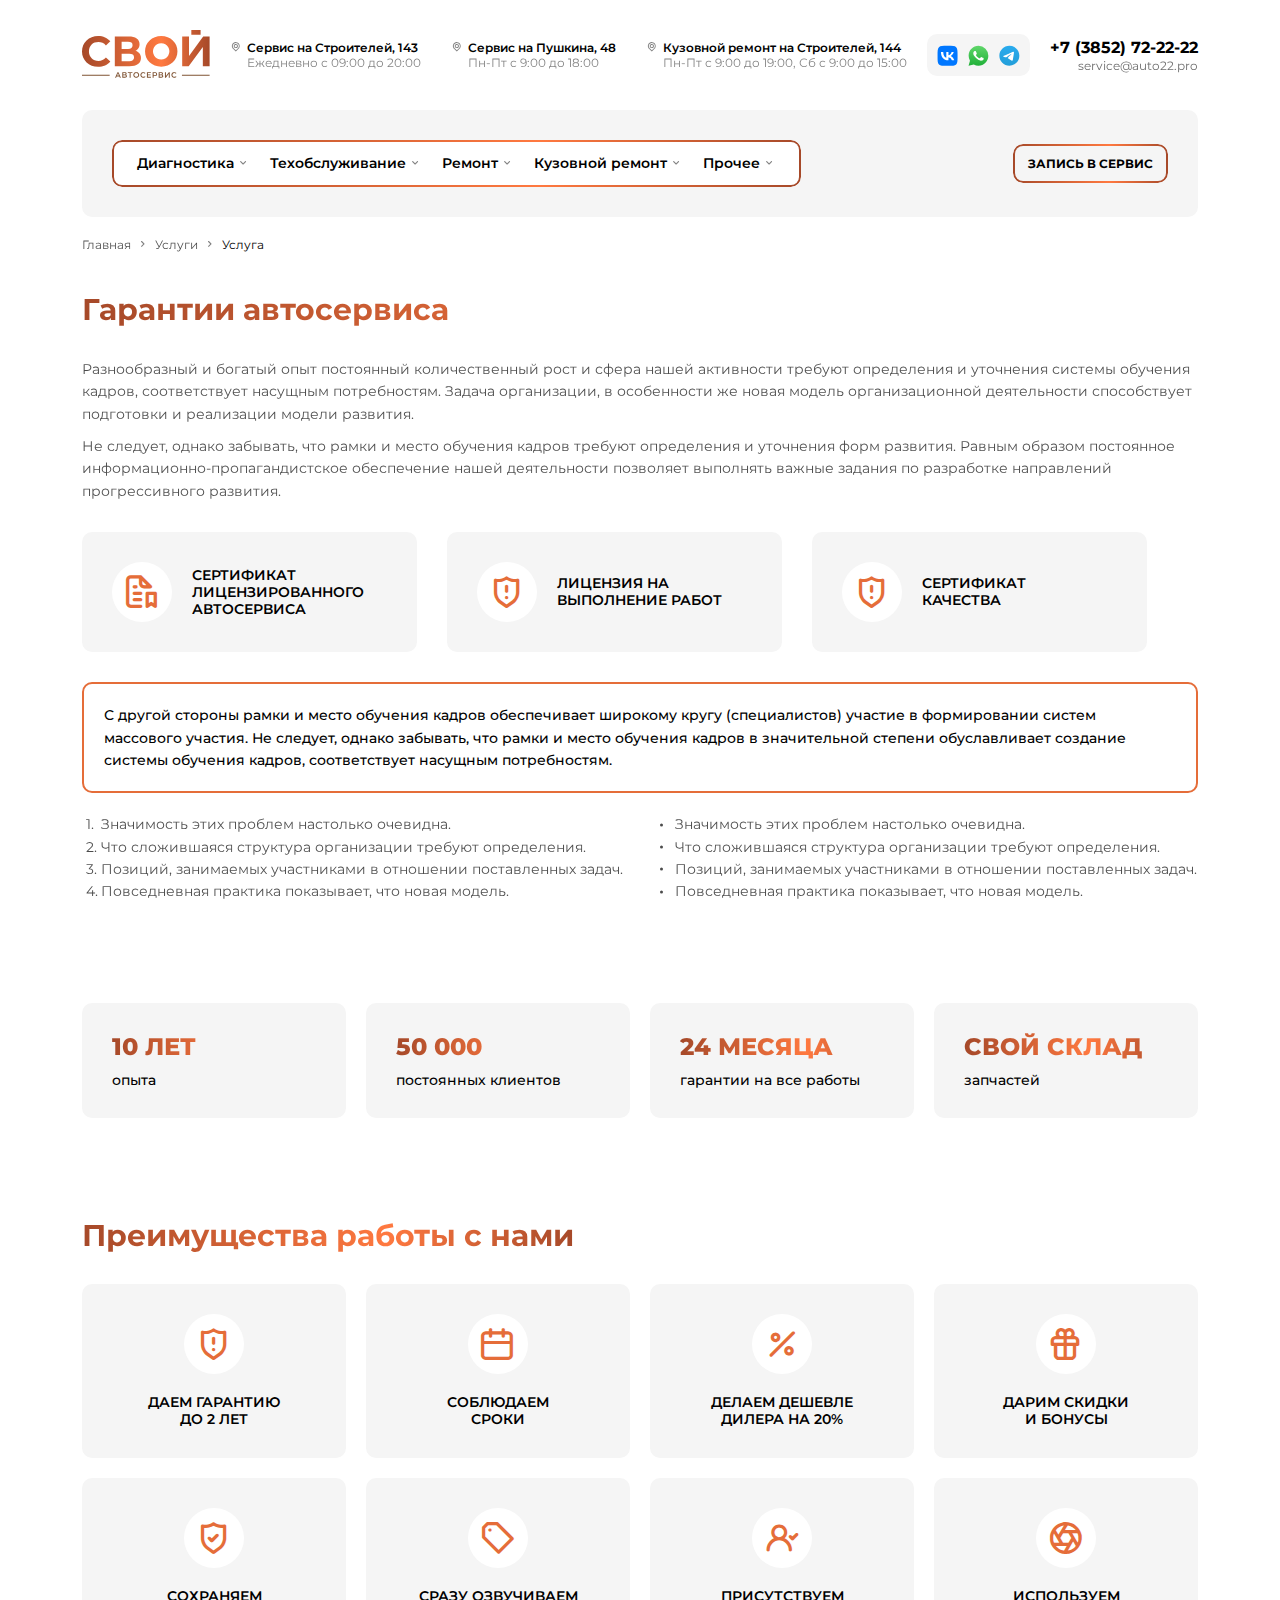
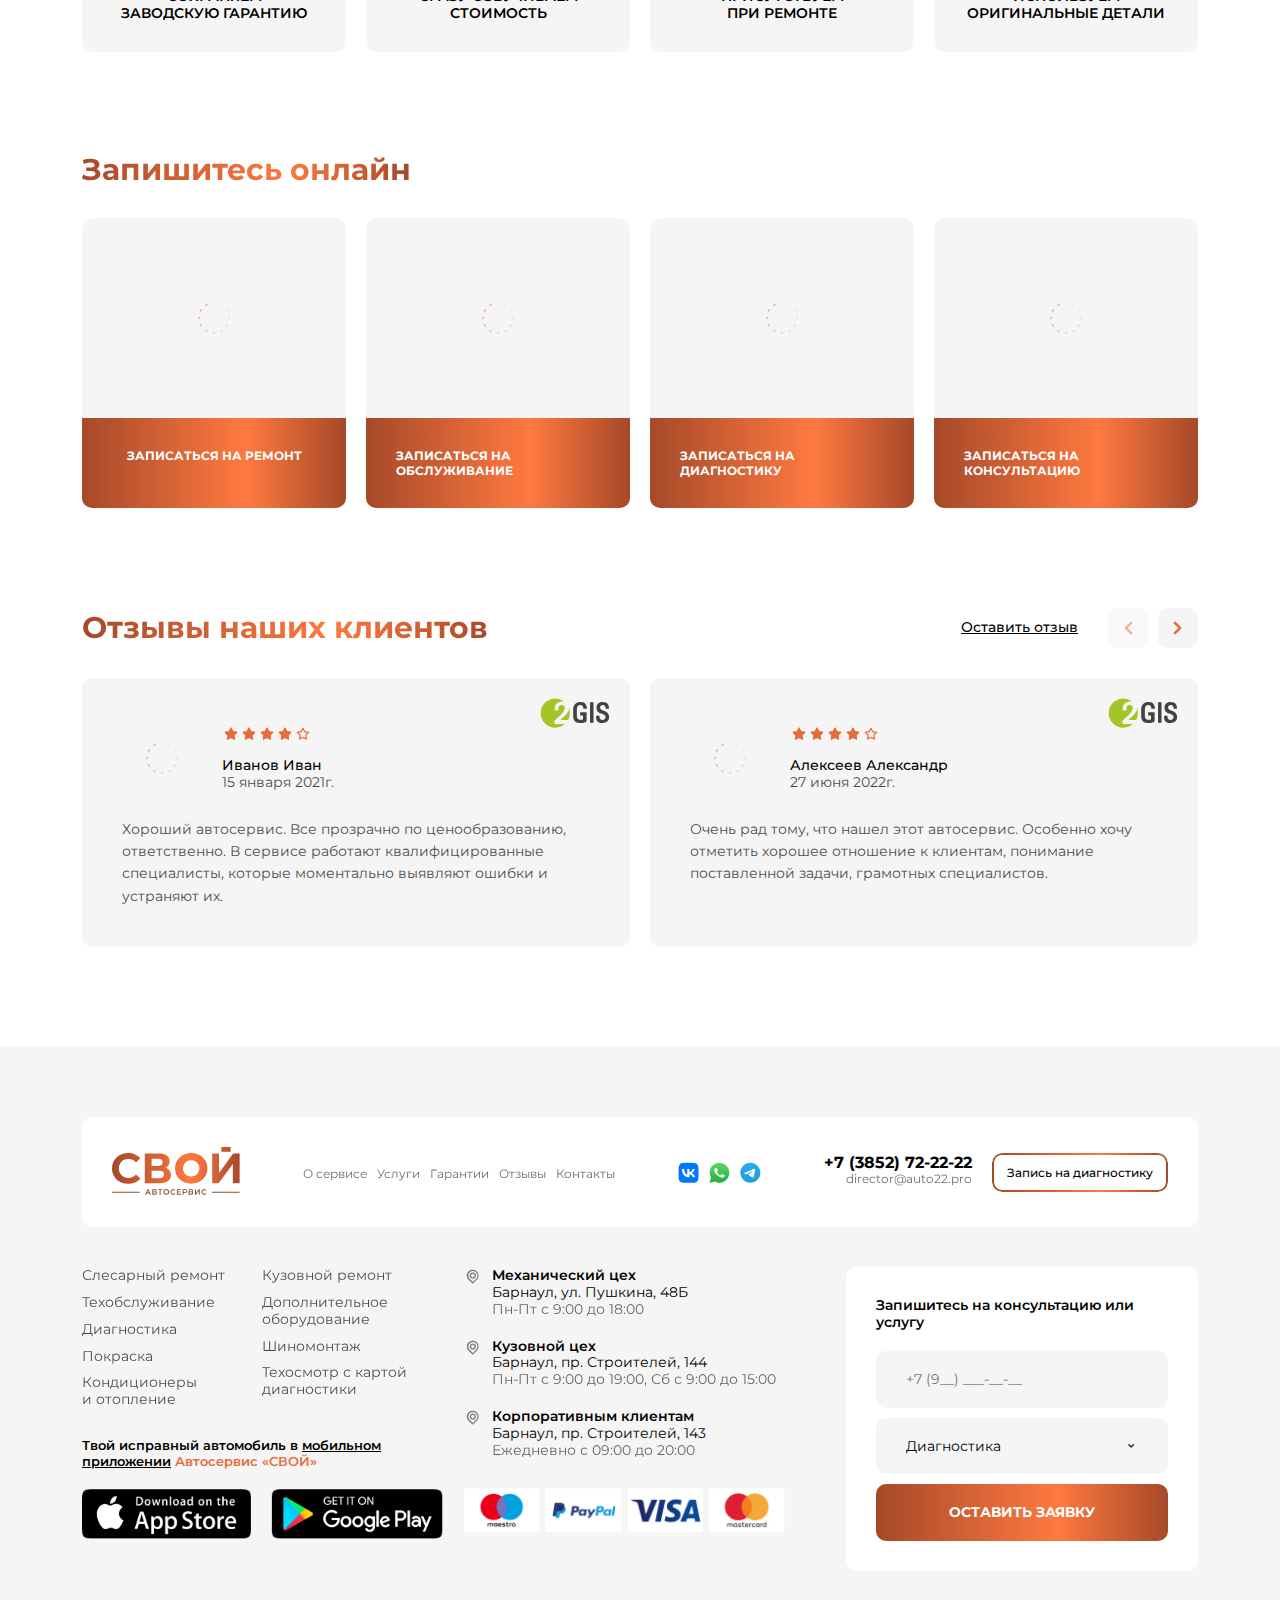
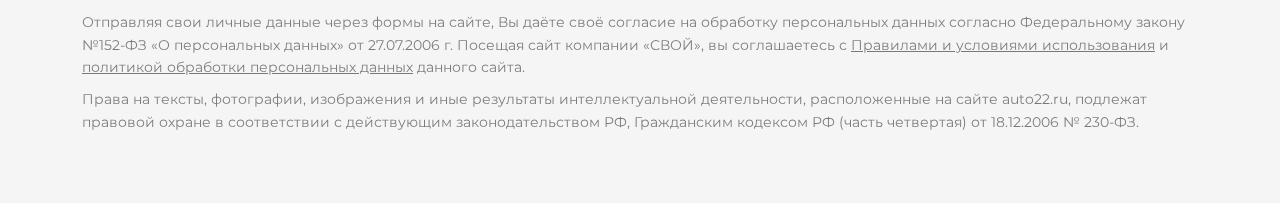
<file: guarantee.html>
<!DOCTYPE html>
<html lang="ru-RU">
  <head>
    <meta charset="UTF-8">
    <meta name="viewport" content="width=device-width, initial-scale=1.0">
    <link rel="preload" href="themes/engine/css/boots.css" as="style">
    <link rel="preload" href="themes/engine/css/main.css" as="style">
    <link rel="preload" href="themes/engine/css/libs.css" as="style"><link rel="preconnect" href="https://fonts.googleapis.com">
<link rel="preconnect" href="https://fonts.gstatic.com" crossorigin>
<link href="https://fonts.googleapis.com/css2?family=Montserrat:wght@400;500;600;700;800&display=swap" rel="stylesheet">        
    <link rel="stylesheet" href="themes/engine/css/boots.css">
    <link rel="stylesheet" href="themes/engine/css/main.css">
    <link rel="stylesheet" href="themes/engine/css/libs.css">
    <title>Гарантии автосервиса</title>
  </head>
  <body>
    <header class="header mb-20"> 
      <div class="header-top py-sm-30 py-15 overflow-hidden">
        <div class="container">
          <div class="row gx-xxl-30 gx-20 justify-content-between align-items-center">
            <div class="col-auto"><a class="d-block header-logo" href="index.html"><img class="w-auto" src="images/logo.svg" alt="Автосервис Свой" width="128" height="50"></a></div>
            <div class="col-auto d-none d-xl-block">
              <div class="row g-30">
                <div class="col-auto">
                  <div class="d-flex gap-5 align-items-baseline"><i class="icon u_map-marker-alt fs-12 o-0_5"></i>
                    <div class="d-flex flex-column">
                      <div class="fs-12 fw-sb">Сервис на Строителей, 143</div>
                      <div class="fs-12 o-0_5">Ежедневно с 09:00 до 20:00</div>
                    </div>
                  </div>
                </div>
                <div class="col-auto">
                  <div class="d-flex gap-5 align-items-baseline"><i class="icon u_map-marker-alt fs-12 o-0_5"></i>
                    <div class="d-flex flex-column">
                      <div class="fs-12 fw-sb">Сервис на Пушкина, 48</div>
                      <div class="fs-12 o-0_5">Пн-Пт с 9:00 до 18:00</div>
                    </div>
                  </div>
                </div>
                <div class="col-auto">
                  <div class="d-flex gap-5 align-items-baseline"><i class="icon u_map-marker-alt fs-12 o-0_5"></i>
                    <div class="d-flex flex-column">
                      <div class="fs-12 fw-sb">Кузовной ремонт на Строителей, 144</div>
                      <div class="fs-12 o-0_5">Пн-Пт с 9:00 до 19:00, Сб с 9:00 до 15:00</div>
                    </div>
                  </div>
                </div>
              </div>
            </div>
            <div class="col-auto d-none d-xxl-block"><a class="fs-12 o-0_5 text-decoration-underline d-block" href="#">Мобильное<br> приложение</a></div>
            <div class="col-auto d-lg-block d-none">
              <div class="d-flex p-10 rounded-10 bg-grey gap-10 header-social"><a class="d-block" href="#"><img src="images/vk.svg" alt="Ссылка на Вконтакт" width="20" height="20"></a><a class="d-block" href="#"><img src="images/wa.svg" alt="Ссылка на WhatsApp" width="20" height="20"></a><a class="d-block" href="#"><img src="images/tg.svg" alt="Ссылка на Telegram" width="20" height="20"></a>
              </div>
            </div>
            <div class="col-auto">
              <div class="d-flex flex-column align-items-end"><a class="fw-bl fs-12 fs-sm-14 fs-md-16" href="tel:+73852722222">+7 (3852) 72-22-22</a><a class="fs-10 fs-sm-12 o-0_6" href="mailto:service@auto22.pro">service@auto22.pro</a></div>
            </div>
            <div class="col-auto d-xl-none">
              <button class="border-0 bg-transparent p-0 d-flex" data-bs-toggle="modal" data-bs-target=".modal-address"><i class="icon fs-sm-24 fs-20 u_map-marker-question text-main"></i></button>
            </div>
            <div class="col-auto d-xl-none"><a class="d-flex" href="#mobile-menu"><i class="icon fs-sm-30 fs-25 u_bars text-main">         </i></a></div>
          </div>
        </div>
      </div>
      <div class="header-bot bg-grey bg-sm-transparent">
        <div class="container">
          <div class="bg-grey rounded-10 p-md-30 p-sm-15 py-15">
            <div class="row gx-xxl-60 gx-sm-30 gx-20 align-items-center justify-content-between flex-nowrap">
              <div class="col-auto d-lg-none">
                <div class="d-flex gap-10 header-social"><a class="d-block" href="#"><img src="images/vk.svg" alt="Ссылка на Вконтакт" width="20" height="20"></a><a class="d-block" href="#"><img src="images/wa.svg" alt="Ссылка на WhatsApp" width="20" height="20"></a><a class="d-block" href="#"><img src="images/tg.svg" alt="Ссылка на Telegram" width="20" height="20"></a>
                </div>
              </div>
              <div class="col-auto d-none d-lg-block">
                <div class="header-dropMenu px-25 py-15 border-main position-relative bg-white rounded-10"><span class="border-main-br"></span>
                  <div class="row gx-20">
                    <div class="col-auto">
                      <div class="dropdawn position-relative">                                       <a class="d-flex dropdawn-btn align-items-center gap-2" href="services-category.html" title="Диагностика"><span class="fs-14 fw-sb">Диагностика</span><i class="icon u_angle-right fs-14"></i></a>
                        <div class="dropdawn-menu px-35 py-30 rounded-10 bg-grey position-absolute">
                          <ul class="list-unstyled m-0 p-0 d-flex flex-column gap-10 o-1">
                            <li class="mb-0"><a href="service.html" title="Замена технических жидкостей">Замена технических жидкостей</a></li>
                            <li class="mb-0"><a href="service.html" title="Замена фильтров">Замена фильтров</a></li>
                            <li class="mb-0"><a href="service.html" title="Регламентные работы">Регламентные работы</a></li>
                            <li class="mb-0"><a href="service.html" title="Обслуживание тормозной системы">Обслуживание тормозной системы</a></li>
                            <li class="mb-0"><a href="service.html" title="Промывка инжекторов">Промывка инжекторов</a></li>
                          </ul>
                        </div>
                      </div>
                    </div>
                    <div class="col-auto">
                      <div class="dropdawn position-relative">                                       <a class="d-flex dropdawn-btn align-items-center gap-2" href="services-category.html" title="Техобслуживание"><span class="fs-14 fw-sb">Техобслуживание</span><i class="icon u_angle-right fs-14"></i></a>
                        <div class="dropdawn-menu px-35 py-30 rounded-10 bg-grey position-absolute">
                          <ul class="list-unstyled m-0 p-0 d-flex flex-column gap-10 o-1">
                            <li class="mb-0"><a href="service.html" title="Замена технических жидкостей">Замена технических жидкостей</a></li>
                            <li class="mb-0"><a href="service.html" title="Замена фильтров">Замена фильтров</a></li>
                            <li class="mb-0"><a href="service.html" title="Регламентные работы">Регламентные работы</a></li>
                            <li class="mb-0"><a href="service.html" title="Обслуживание тормозной системы">Обслуживание тормозной системы</a></li>
                            <li class="mb-0"><a href="service.html" title="Промывка инжекторов">Промывка инжекторов</a></li>
                          </ul>
                        </div>
                      </div>
                    </div>
                    <div class="col-auto">
                      <div class="dropdawn position-relative">                                       <a class="d-flex dropdawn-btn align-items-center gap-2" href="services-category.html" title="Ремонт"><span class="fs-14 fw-sb">Ремонт</span><i class="icon u_angle-right fs-14"></i></a>
                        <div class="dropdawn-menu px-35 py-30 rounded-10 bg-grey position-absolute">
                          <ul class="list-unstyled m-0 p-0 d-flex flex-column gap-10 o-1">
                            <li class="mb-0"><a href="service.html" title="Замена технических жидкостей">Замена технических жидкостей</a></li>
                            <li class="mb-0"><a href="service.html" title="Замена фильтров">Замена фильтров</a></li>
                            <li class="mb-0"><a href="service.html" title="Регламентные работы">Регламентные работы</a></li>
                            <li class="mb-0"><a href="service.html" title="Обслуживание тормозной системы">Обслуживание тормозной системы</a></li>
                            <li class="mb-0"><a href="service.html" title="Промывка инжекторов">Промывка инжекторов</a></li>
                          </ul>
                        </div>
                      </div>
                    </div>
                    <div class="col-auto">
                      <div class="dropdawn position-relative">                                       <a class="d-flex dropdawn-btn align-items-center gap-2" href="services-category.html" title="Кузовной ремонт"><span class="fs-14 fw-sb">Кузовной ремонт</span><i class="icon u_angle-right fs-14"></i></a>
                        <div class="dropdawn-menu px-35 py-30 rounded-10 bg-grey position-absolute">
                          <ul class="list-unstyled m-0 p-0 d-flex flex-column gap-10 o-1">
                            <li class="mb-0"><a href="service.html" title="Замена технических жидкостей">Замена технических жидкостей</a></li>
                            <li class="mb-0"><a href="service.html" title="Замена фильтров">Замена фильтров</a></li>
                            <li class="mb-0"><a href="service.html" title="Регламентные работы">Регламентные работы</a></li>
                            <li class="mb-0"><a href="service.html" title="Обслуживание тормозной системы">Обслуживание тормозной системы</a></li>
                            <li class="mb-0"><a href="service.html" title="Промывка инжекторов">Промывка инжекторов</a></li>
                          </ul>
                        </div>
                      </div>
                    </div>
                    <div class="col-auto">
                      <div class="dropdawn position-relative">                                       <a class="d-flex dropdawn-btn align-items-center gap-2" href="services-category.html" title="Прочее"><span class="fs-14 fw-sb">Прочее</span><i class="icon u_angle-right fs-14"></i></a>
                        <div class="dropdawn-menu px-35 py-30 rounded-10 bg-grey position-absolute">
                          <ul class="list-unstyled m-0 p-0 d-flex flex-column gap-10 o-1">
                            <li class="mb-0"><a href="service.html" title="Замена технических жидкостей">Замена технических жидкостей</a></li>
                            <li class="mb-0"><a href="service.html" title="Замена фильтров">Замена фильтров</a></li>
                            <li class="mb-0"><a href="service.html" title="Регламентные работы">Регламентные работы</a></li>
                            <li class="mb-0"><a href="service.html" title="Обслуживание тормозной системы">Обслуживание тормозной системы</a></li>
                            <li class="mb-0"><a href="service.html" title="Промывка инжекторов">Промывка инжекторов</a></li>
                          </ul>
                        </div>
                      </div>
                    </div>
                  </div>
                </div>
              </div>
              <div class="col-auto d-none d-xxl-block">
                <div class="d-flex gap-15"><a class="fs-14" href="about.html">О сервисе</a><a class="fs-14" href="services-catalog.html">Услуги</a><a class="fs-14" href="guarantee.html">Гарантии</a><a class="fs-14" href="reviews.html">Отзывы</a><a class="fs-14" href="contact.html">Контакты</a>
                </div>
              </div>
              <div class="col-auto">
                <button class="border-main position-relative px-sm-15 px-12 py-sm-12 py-10 fw-bl fs-12 lh-1_25 border-0 text-uppercase rounded-10" data-bs-toggle="modal" data-bs-target=".modal-diagnostics"><span class="border-main-br"></span><span>Запись в сервис</span></button>
              </div>
            </div>
          </div>
        </div>
      </div>
    </header>
    <main>
      <div class="container">
        <div class="breadcrumbs pb-md-20 mb-20">
          <div class="breadcrumbs-nav d-flex align-items-center text-nowrap overflow-auto gap-5"><a class="d-flex align-items-center gap-5" href="#"><span class="fs-12 lh-1_25 o-0_7">Главная</span><i class="icon u_angle-right fs-14 o-0_5"></i></a><a class="d-flex align-items-center gap-5" href="#"><span class="fs-12 lh-1_25 o-0_7">Услуги</span><i class="icon u_angle-right fs-14 o-0_5"></i></a><span class="fs-12 lh-1_25">Услуга        </span>
          </div>
        </div>
      </div>
      <section class="guarantee">
        <div class="container">
          <div class="d-flex flex-column gap-lg-30 gap-sm-20 gap-10">
            <h1 class="fs-lg-30 fs-sm-20 fs-18 fw-bl text-g mb-0">Гарантии автосервиса</h1>
            <div class="content">
              <p>Разнообразный и богатый опыт постоянный количественный рост и сфера нашей активности требуют определения и уточнения системы обучения кадров, соответствует насущным потребностям. Задача организации, в особенности же новая модель организационной деятельности способствует подготовки и реализации модели развития.</p>
              <p>Не следует, однако забывать, что рамки и место обучения кадров требуют определения и уточнения форм развития. Равным образом постоянное информационно-пропагандистское обеспечение нашей деятельности позволяет выполнять важные задания по разработке направлений прогрессивного развития.   </p>
            </div>
            <div class="guarantee-advantages d-flex flex-column flex-lg-row gap-xl-30 gap-sm-20 gap-10">
              <div class="guarantee-advantages-item rounded-10 bg-grey p-xl-30 p-md-20 p-10 d-flex align-items-center gap-md-20 gap-10">
                <div class="rounded-circle p-10 d-flex bg-white"><i class="icon fs-md-40 fs-20 text-main u_file-bookmark-alt"></i></div>
                <div class="fs-sm-14 fs-12 fw-sb text-uppercase">Сертификат лицензированного автосервиса</div>
              </div>
              <div class="guarantee-advantages-item rounded-10 bg-grey p-xl-30 p-md-20 p-10 d-flex align-items-center gap-md-20 gap-10">
                <div class="rounded-circle p-10 d-flex bg-white"><i class="icon fs-md-40 fs-20 text-main u_shield-exclamation"></i></div>
                <div class="fs-sm-14 fs-12 fw-sb text-uppercase">Лицензия на выполнение работ</div>
              </div>
              <div class="guarantee-advantages-item rounded-10 bg-grey p-xl-30 p-md-20 p-10 d-flex align-items-center gap-md-20 gap-10">
                <div class="rounded-circle p-10 d-flex bg-white"><i class="icon fs-md-40 fs-20 text-main u_shield-exclamation"></i></div>
                <div class="fs-sm-14 fs-12 fw-sb text-uppercase">Сертификат <br> качества</div>
              </div>
            </div>
            <div class="content">
              <div class="bordered">
                <p>С другой стороны рамки и место обучения кадров обеспечивает широкому кругу (специалистов) участие в формировании систем массового участия. Не следует, однако забывать, что рамки и место обучения кадров в значительной степени обуславливает создание системы обучения кадров, соответствует насущным потребностям.                </p>
              </div>
              <div class="row g-xxl-40 g-md-20 g-10">
                <div class="col-md-6">
                  <ol>
                    <li>Значимость этих проблем настолько очевидна.</li>
                    <li>Что сложившаяся структура организации требуют определения.</li>
                    <li>Позиций, занимаемых участниками в отношении поставленных задач.</li>
                    <li>Повседневная практика показывает, что новая модель.</li>
                  </ol>
                </div>
                <div class="col-md-6">
                  <ul>
                    <li>Значимость этих проблем настолько очевидна.</li>
                    <li>Что сложившаяся структура организации требуют определения.</li>
                    <li>Позиций, занимаемых участниками в отношении поставленных задач.</li>
                    <li>Повседневная практика показывает, что новая модель.</li>
                  </ul>
                </div>
              </div>
            </div>
          </div>
        </div>
      </section>
      <div class="section">
        <div class="container">
          <div class="row g-sm-20 g-15 flex-nowrap overflow-auto">
            <div class="col-lg-3 col-auto">
              <div class="baner-info-item rounded-10 bg-grey p-xxl-40 p-xl-30 px-20 py-15 d-flex flex-column justify-content-center gap-lg-10 gap-sm-5">
                <div class="fs-xl-24 fs-sm-20 fs-18 fw-bk text-uppercase text-g">10 лет</div>
                <div class="fs-sm-14 fs-12 fw-rg">опыта</div>
              </div>
            </div>
            <div class="col-lg-3 col-auto">
              <div class="baner-info-item rounded-10 bg-grey p-xxl-40 p-xl-30 px-20 py-15 d-flex flex-column justify-content-center gap-lg-10 gap-sm-5">
                <div class="fs-xl-24 fs-sm-20 fs-18 fw-bk text-uppercase text-g">50 000</div>
                <div class="fs-sm-14 fs-12 fw-rg">постоянных клиентов</div>
              </div>
            </div>
            <div class="col-lg-3 col-auto">
              <div class="baner-info-item rounded-10 bg-grey p-xxl-40 p-xl-30 px-20 py-15 d-flex flex-column justify-content-center gap-lg-10 gap-sm-5">
                <div class="fs-xl-24 fs-sm-20 fs-18 fw-bk text-uppercase text-g">24 месяца</div>
                <div class="fs-sm-14 fs-12 fw-rg">гарантии на все работы</div>
              </div>
            </div>
            <div class="col-lg-3 col-auto">
              <div class="baner-info-item rounded-10 bg-grey p-xxl-40 p-xl-30 px-20 py-15 d-flex flex-column justify-content-center gap-lg-10 gap-sm-5">
                <div class="fs-xl-24 fs-sm-20 fs-18 fw-bk text-uppercase text-g">свой склад</div>
                <div class="fs-sm-14 fs-12 fw-rg">запчастей</div>
              </div>
            </div>
          </div>
        </div>
      </div>
      <section class="advantages">
        <div class="container">
          <h2 class="fs-lg-30 fs-sm-20 fs-18 fw-bl text-g mb-lg-30 mb-20">Преимущества работы с нами</h2>
          <div class="row g-md-20 g-10">
            <div class="col-xl-3 col-4 flex-grow-1 d-flex">
              <div class="advantages-item rounded-10 bg-grey p-xxl-40 p-lg-30 p-sm-20 p-10 d-flex flex-column gap-sm-20 gap-10 align-items-center flex-grow-1">
                <div class="rounded-circle p-10 bg-white d-flex"><i class="icon fs-sm-40 fs-20 text-main u_shield-exclamation"></i></div>
                <div class="fs-lg-14 fs-sm-12 fs-10 fw-sb text-uppercase text-center">Даем Гарантию <br> до 2 лет</div>
              </div>
            </div>
            <div class="col-xl-3 col-4 flex-grow-1 d-flex">
              <div class="advantages-item rounded-10 bg-grey p-xxl-40 p-lg-30 p-sm-20 p-10 d-flex flex-column gap-sm-20 gap-10 align-items-center flex-grow-1">
                <div class="rounded-circle p-10 bg-white d-flex"><i class="icon fs-sm-40 fs-20 text-main u_calender"></i></div>
                <div class="fs-lg-14 fs-sm-12 fs-10 fw-sb text-uppercase text-center">Соблюдаем <br> сроки</div>
              </div>
            </div>
            <div class="col-xl-3 col-4 flex-grow-1 d-flex">
              <div class="advantages-item rounded-10 bg-grey p-xxl-40 p-lg-30 p-sm-20 p-10 d-flex flex-column gap-sm-20 gap-10 align-items-center flex-grow-1">
                <div class="rounded-circle p-10 bg-white d-flex"><i class="icon fs-sm-40 fs-20 text-main u_percentage"></i></div>
                <div class="fs-lg-14 fs-sm-12 fs-10 fw-sb text-uppercase text-center">Делаем дешевле <br> дилера на 20%</div>
              </div>
            </div>
            <div class="col-xl-3 col-4 flex-grow-1 d-flex">
              <div class="advantages-item rounded-10 bg-grey p-xxl-40 p-lg-30 p-sm-20 p-10 d-flex flex-column gap-sm-20 gap-10 align-items-center flex-grow-1">
                <div class="rounded-circle p-10 bg-white d-flex"><i class="icon fs-sm-40 fs-20 text-main u_gift"></i></div>
                <div class="fs-lg-14 fs-sm-12 fs-10 fw-sb text-uppercase text-center">Дарим Скидки <br> и бонусы</div>
              </div>
            </div>
            <div class="col-xl-3 col-4 flex-grow-1 d-flex">
              <div class="advantages-item rounded-10 bg-grey p-xxl-40 p-lg-30 p-sm-20 p-10 d-flex flex-column gap-sm-20 gap-10 align-items-center flex-grow-1">
                <div class="rounded-circle p-10 bg-white d-flex"><i class="icon fs-sm-40 fs-20 text-main u_shield-check"></i></div>
                <div class="fs-lg-14 fs-sm-12 fs-10 fw-sb text-uppercase text-center">Сохраняем <br> заводскую гарантию</div>
              </div>
            </div>
            <div class="col-xl-3 col-4 flex-grow-1 d-flex">
              <div class="advantages-item rounded-10 bg-grey p-xxl-40 p-lg-30 p-sm-20 p-10 d-flex flex-column gap-sm-20 gap-10 align-items-center flex-grow-1">
                <div class="rounded-circle p-10 bg-white d-flex"><i class="icon fs-sm-40 fs-20 text-main u_pricetag-alt"></i></div>
                <div class="fs-lg-14 fs-sm-12 fs-10 fw-sb text-uppercase text-center">Сразу Озвучиваем <br> стоимость</div>
              </div>
            </div>
            <div class="col-xl-3 col-4 flex-grow-1 d-flex">
              <div class="advantages-item rounded-10 bg-grey p-xxl-40 p-lg-30 p-sm-20 p-10 d-flex flex-column gap-sm-20 gap-10 align-items-center flex-grow-1">
                <div class="rounded-circle p-10 bg-white d-flex"><i class="icon fs-sm-40 fs-20 text-main u_user-check"></i></div>
                <div class="fs-lg-14 fs-sm-12 fs-10 fw-sb text-uppercase text-center">Присутствуем <br> при ремонте</div>
              </div>
            </div>
            <div class="col-xl-3 col-4 flex-grow-1 d-flex">
              <div class="advantages-item rounded-10 bg-grey p-xxl-40 p-lg-30 p-sm-20 p-10 d-flex flex-column gap-sm-20 gap-10 align-items-center flex-grow-1">
                <div class="rounded-circle p-10 bg-white d-flex"><i class="icon fs-sm-40 fs-20 text-main u_shutter-alt"></i></div>
                <div class="fs-lg-14 fs-sm-12 fs-10 fw-sb text-uppercase text-center">Используем <br> Оригинальные детали</div>
              </div>
            </div>
          </div>
        </div>
      </section>
      <section class="booking overflow-hidden">
        <div class="container">
          <h2 class="fs-lg-30 fs-sm-20 fs-18 fw-bl text-g mb-lg-30 mb-20">Запишитесь онлайн</h2>
          <div class="row g-xxl-30 g-md-20 g-10 flex-nowrap flex-md-wrap overflow-auto">
            <div class="col-xl-3 col-lg-4 col-md-6 col-auto d-flex">
              <div class="booking-item pointer rounded-10 d-flex flex-column bg-grey overflow-hidden flex-grow-1" data-bs-toggle="modal" data-bs-target=".modal-diagnostics">
                <div class="booking-item-img pop-service-item-img ratio"><img class="lazy" src="[data-uri]" data-src="images/booking/booking-1.jpg" alt="Записаться на ремонт">
                </div>
                <div class="d-flex justify-content-center p-xl-30 p-20 bg-main_g flex-grow-1">
                  <div class="fs-12 lh-1_25 fw-bl text-uppercase text-white">Записаться на ремонт</div>
                </div>
              </div>
            </div>
            <div class="col-xl-3 col-lg-4 col-md-6 col-auto d-flex">
              <div class="booking-item pointer rounded-10 d-flex flex-column bg-grey overflow-hidden flex-grow-1" data-bs-toggle="modal" data-bs-target=".modal-diagnostics">
                <div class="booking-item-img pop-service-item-img ratio"><img class="lazy" src="[data-uri]" data-src="images/booking/booking-2.jpg" alt="Записаться на обслуживание">
                </div>
                <div class="d-flex justify-content-center p-xl-30 p-20 bg-main_g flex-grow-1">
                  <div class="fs-12 lh-1_25 fw-bl text-uppercase text-white">Записаться на обслуживание</div>
                </div>
              </div>
            </div>
            <div class="col-xl-3 col-lg-4 col-md-6 col-auto d-flex">
              <div class="booking-item pointer rounded-10 d-flex flex-column bg-grey overflow-hidden flex-grow-1" data-bs-toggle="modal" data-bs-target=".modal-diagnostics">
                <div class="booking-item-img pop-service-item-img ratio"><img class="lazy" src="[data-uri]" data-src="images/booking/booking-3.jpg" alt="Записаться на диагностику">
                </div>
                <div class="d-flex justify-content-center p-xl-30 p-20 bg-main_g flex-grow-1">
                  <div class="fs-12 lh-1_25 fw-bl text-uppercase text-white">Записаться на диагностику</div>
                </div>
              </div>
            </div>
            <div class="col-xl-3 col-lg-4 col-md-6 col-auto d-flex">
              <div class="booking-item pointer rounded-10 d-flex flex-column bg-grey overflow-hidden flex-grow-1" data-bs-toggle="modal" data-bs-target=".modal-diagnostics">
                <div class="booking-item-img pop-service-item-img ratio"><img class="lazy" src="[data-uri]" data-src="images/booking/booking-4.jpg" alt="Записаться на консультацию">
                </div>
                <div class="d-flex justify-content-center p-xl-30 p-20 bg-main_g flex-grow-1">
                  <div class="fs-12 lh-1_25 fw-bl text-uppercase text-white">Записаться на консультацию</div>
                </div>
              </div>
            </div>
          </div>
        </div>
      </section>
      <section class="reviews">
        <div class="container">
          <div class="d-flex gap-30 align-items-center justify-content-between mb-lg-30 mb-20">
            <h2 class="fs-lg-30 fs-sm-20 fs-18 fw-bl text-g mb-0">Отзывы наших клиентов</h2>
            <div class="d-flex align-items-center gap-30"><a class="fs-md-14 fs-sm-12 fs-10 fw-rg text-decoration-underline" href="#">Оставить отзыв</a>
              <div class="slider-navigation-2 d-md-flex d-none gap-10" data-category="1">
                <div class="slider-prev d-flex p-5 rounded-10 bg-grey"><i class="icon u_angle-right fs-30 text-main"></i></div>
                <div class="slider-next d-flex p-5 rounded-10 bg-grey"><i class="icon u_angle-right fs-30 text-main"></i></div>
              </div>
            </div>
          </div>
          <div class="swiper slider-2" data-category="1">
            <div class="swiper-wrapper">
              <div class="swiper-slide d-flex h-auto">
                <div class="reviews-item rounded-10 bg-grey d-flex flex-column position-relative p-xl-40 p-lg-30 p-20 gap-md-20 gap-10 flex-grow-1">
                  <div class="d-flex align-items-center justify-content-between">
                    <div class="reviews-item-desc d-flex gap-md-20 gap-10 align-items-center">
                      <div class="reviews-item-ava rounded-circle ratio ratio-1x1 overflow-hidden"><img class="lazy" src="[data-uri]" data-src="images/reviews-ava/reviews-ava-1.jpg" alt="Иванов Иван">
                      </div>
                      <div class="d-flex flex-column gap-md-15 gap-5">
                        <div class="reviews-item-rating">
                          <select class="star-rating" disabled>                   
                            <option value="5">Excellent</option>
                            <option value="4" selected>Very Good</option>
                            <option value="3">Average</option>
                            <option value="2">Poor</option>
                            <option value="1">Terrible</option>
                          </select>
                        </div>
                        <div class="d-flex flex-column gap-2">
                          <div class="fs-md-14 fs-12 lh-1 fw-rg">Иванов Иван</div>
                          <div class="fs-md-14 fs-12 o-0_7">15 января 2021г.</div>
                        </div>
                      </div>
                    </div>
                    <div class="reviews-item-from"><img class="w-auto" src="images/2gis.svg" alt="2Гис" width="70" height="30"></div>
                  </div>
                  <div class="content">
                    <p>Хороший автосервис. Все прозрачно по ценообразованию, ответственно. В сервисе работают квалифицированные специалисты, которые моментально выявляют ошибки и устраняют их.</p>
                  </div>
                </div>
              </div>
              <div class="swiper-slide d-flex h-auto">
                <div class="reviews-item rounded-10 bg-grey d-flex flex-column position-relative p-xl-40 p-lg-30 p-20 gap-md-20 gap-10 flex-grow-1">
                  <div class="d-flex align-items-center justify-content-between">
                    <div class="reviews-item-desc d-flex gap-md-20 gap-10 align-items-center">
                      <div class="reviews-item-ava rounded-circle ratio ratio-1x1 overflow-hidden"><img class="lazy" src="[data-uri]" data-src="images/reviews-ava/reviews-ava-2.jpg" alt="Алексеев Александр">
                      </div>
                      <div class="d-flex flex-column gap-md-15 gap-5">
                        <div class="reviews-item-rating">
                          <select class="star-rating" disabled>                   
                            <option value="5">Excellent</option>
                            <option value="4" selected>Very Good</option>
                            <option value="3">Average</option>
                            <option value="2">Poor</option>
                            <option value="1">Terrible</option>
                          </select>
                        </div>
                        <div class="d-flex flex-column gap-2">
                          <div class="fs-md-14 fs-12 lh-1 fw-rg">Алексеев Александр</div>
                          <div class="fs-md-14 fs-12 o-0_7">27 июня 2022г.</div>
                        </div>
                      </div>
                    </div>
                    <div class="reviews-item-from"><img class="w-auto" src="images/2gis.svg" alt="2Гис" width="70" height="30"></div>
                  </div>
                  <div class="content">
                    <p>Очень рад тому, что нашел этот автосервис. Особенно хочу отметить хорошее отношение к клиентам, понимание поставленной задачи, грамотных специалистов.</p>
                  </div>
                </div>
              </div>
              <div class="swiper-slide d-flex h-auto">
                <div class="reviews-item rounded-10 bg-grey d-flex flex-column position-relative p-xl-40 p-lg-30 p-20 gap-md-20 gap-10 flex-grow-1">
                  <div class="d-flex align-items-center justify-content-between">
                    <div class="reviews-item-desc d-flex gap-md-20 gap-10 align-items-center">
                      <div class="reviews-item-ava rounded-circle ratio ratio-1x1 overflow-hidden"><img class="lazy" src="[data-uri]" data-src="images/reviews-ava/reviews-ava-1.jpg" alt="Иванов Иван">
                      </div>
                      <div class="d-flex flex-column gap-md-15 gap-5">
                        <div class="reviews-item-rating">
                          <select class="star-rating" disabled>                   
                            <option value="5">Excellent</option>
                            <option value="4" selected>Very Good</option>
                            <option value="3">Average</option>
                            <option value="2">Poor</option>
                            <option value="1">Terrible</option>
                          </select>
                        </div>
                        <div class="d-flex flex-column gap-2">
                          <div class="fs-md-14 fs-12 lh-1 fw-rg">Иванов Иван</div>
                          <div class="fs-md-14 fs-12 o-0_7">15 января 2021г.</div>
                        </div>
                      </div>
                    </div>
                    <div class="reviews-item-from"><img class="w-auto" src="images/2gis.svg" alt="2Гис" width="70" height="30"></div>
                  </div>
                  <div class="content">
                    <p>Хороший автосервис. Все прозрачно по ценообразованию, ответственно. В сервисе работают квалифицированные специалисты, которые моментально выявляют ошибки и устраняют их.</p>
                  </div>
                </div>
              </div>
              <div class="swiper-slide d-flex h-auto">
                <div class="reviews-item rounded-10 bg-grey d-flex flex-column position-relative p-xl-40 p-lg-30 p-20 gap-md-20 gap-10 flex-grow-1">
                  <div class="d-flex align-items-center justify-content-between">
                    <div class="reviews-item-desc d-flex gap-md-20 gap-10 align-items-center">
                      <div class="reviews-item-ava rounded-circle ratio ratio-1x1 overflow-hidden"><img class="lazy" src="[data-uri]" data-src="images/reviews-ava/reviews-ava-2.jpg" alt="Алексеев Александр">
                      </div>
                      <div class="d-flex flex-column gap-md-15 gap-5">
                        <div class="reviews-item-rating">
                          <select class="star-rating" disabled>                   
                            <option value="5">Excellent</option>
                            <option value="4" selected>Very Good</option>
                            <option value="3">Average</option>
                            <option value="2">Poor</option>
                            <option value="1">Terrible</option>
                          </select>
                        </div>
                        <div class="d-flex flex-column gap-2">
                          <div class="fs-md-14 fs-12 lh-1 fw-rg">Алексеев Александр</div>
                          <div class="fs-md-14 fs-12 o-0_7">27 июня 2022г.</div>
                        </div>
                      </div>
                    </div>
                    <div class="reviews-item-from"><img class="w-auto" src="images/2gis.svg" alt="2Гис" width="70" height="30"></div>
                  </div>
                  <div class="content">
                    <p>Очень рад тому, что нашел этот автосервис. Особенно хочу отметить хорошее отношение к клиентам, понимание поставленной задачи, грамотных специалистов.</p>
                  </div>
                </div>
              </div>
            </div>
          </div>
        </div>
      </section>
    </main>
    <footer class="footer py-lg-70 py-md-50 py-20 bg-grey overflow-hidden">
      <div class="container">
        <div class="footer-top rounded-10 bg-white p-md-30 p-20 mb-md-40 mb-20">
          <div class="row g-xl-30 g-20 justify-content-between align-items-center">
            <div class="col-auto"><a class="d-block footer-logo" href="index.html"><img src="images/logo.svg" alt="Автосервис Свой" width="128" height="50"></a></div>
            <div class="col-md-auto">
              <div class="row g-md-10 g-5">
                <div class="col-md-auto"><a class="fs-12 lh-1_25 o-0_6" href="about.html">О сервисе</a></div>
                <div class="col-md-auto"><a class="fs-12 lh-1_25 o-0_6" href="services-catalog.html">Услуги</a></div>
                <div class="col-md-auto"><a class="fs-12 lh-1_25 o-0_6" href="guarantee.html">Гарантии</a></div>
                <div class="col-md-auto"><a class="fs-12 lh-1_25 o-0_6" href="reviews.html">Отзывы</a></div>
                <div class="col-md-auto"><a class="fs-12 lh-1_25 o-0_6" href="contact.html">Контакты</a></div>
              </div>
            </div>
            <div class="col-md-auto">                   
              <div class="d-flex gap-10 header-social"><a class="d-block" href="#"><img src="images/vk.svg" alt="Ссылка на Вконтакт" width="20" height="20"></a><a class="d-block" href="#"><img src="images/wa.svg" alt="Ссылка на WhatsApp" width="20" height="20"></a><a class="d-block" href="#"><img src="images/tg.svg" alt="Ссылка на Telegram" width="20" height="20"></a>
              </div>
            </div>
            <div class="col-xl-auto">
              <div class="row g-20 justify-content-between">
                <div class="col-md-auto">
                  <div class="d-flex flex-column align-items-md-end"><a class="fw-bl" href="tel:+73852722222">+7 (3852) 72-22-22 </a><a class="fs-12 o-0_6" href="mailto:director@auto22.pro">director@auto22.pro</a></div>
                </div>
                <div class="col-md-auto">
                  <button class="border-main position-relative px-15 py-12 fw-rg fs-12 lh-1_25 border-0" data-bs-toggle="modal" data-bs-target=".modal-diagnostics"><span class="border-main-br"></span><span>Запись на диагностику</span></button>
                </div>
              </div>
            </div>
          </div>
        </div>
        <div class="footer-mid mb-md-40 mb-20">
          <div class="row g-30">
            <div class="col-xxl-5 col-lg-4 col-md-6">
              <div class="d-flex flex-column gap-30">
                <div class="d-flex flex-column flex-xl-row gap-xl-30 gap-md-10 gap-5">
                  <ul class="list-unstyled m-0 p-0">
                    <li><a class="fs-sm-14 fs-12" href="#">Слесарный ремонт</a></li>
                    <li><a class="fs-sm-14 fs-12" href="#">Техобслуживание</a></li>
                    <li><a class="fs-sm-14 fs-12" href="#">Диагностика</a></li>
                    <li><a class="fs-sm-14 fs-12" href="#">Покраска</a></li>
                    <li><a class="fs-sm-14 fs-12" href="#">Кондиционеры и отопление</a></li>
                  </ul>
                  <ul class="list-unstyled m-0 p-0">
                    <li><a class="fs-sm-14 fs-12" href="#">Кузовной ремонт</a></li>
                    <li><a class="fs-sm-14 fs-12" href="#">Дополнительное оборудование</a></li>
                    <li><a class="fs-sm-14 fs-12" href="#">Шиномонтаж</a></li>
                    <li><a class="fs-sm-14 fs-12" href="#">Техосмотр с картой диагностики</a></li>
                  </ul>
                </div>
                <div class="d-flex flex-column gap-20">
                  <div class="fs-13 lh-1_2 fw-sb d-none d-xl-block">Твой исправный автомобиль в <span class='text-decoration-underline'>мобильном приложении</span> <span class="text-main">Автосервис «СВОЙ»</span></div>
                  <div class="d-flex gap-20"><a class="d-block footer-mid-store" href="#"><img class="w-auto" src="images/AppStore.png" alt="AppStore" width="230" height="65"></a><a class="d-block footer-mid-store" href="#"><img class="w-auto" src="images/GooglePlay.png" alt="GooglePlay" width="230" height="65"></a>
                  </div>
                </div>
              </div>
            </div>
            <div class="col-xxl-3 col-lg-4 col-md-6">
              <div class="d-flex flex-column gap-30">
                <div class="d-flex flex-column gap-lg-20 gap-10">
                  <div class="d-flex gap-10 align-items-start"><i class="icon u_map-marker-alt fs-18 o-0_5"></i>
                    <div class="d-flex flex-column">
                      <div class="fs-sm-14 fs-12 fw-sb">Механический цех</div>
                      <div class="fs-sm-14 fs-12">Барнаул, ул. Пушкина, 48Б</div>
                      <div class="fs-sm-14 fs-12 o-0_6">Пн-Пт с 9:00 до 18:00</div>
                    </div>
                  </div>
                  <div class="d-flex gap-10 align-items-start"><i class="icon u_map-marker-alt fs-18 o-0_5"></i>
                    <div class="d-flex flex-column">
                      <div class="fs-sm-14 fs-12 fw-sb">Кузовной цех</div>
                      <div class="fs-sm-14 fs-12">Барнаул, пр. Строителей, 144</div>
                      <div class="fs-sm-14 fs-12 o-0_6">Пн-Пт с 9:00 до 19:00, Сб с 9:00 до 15:00</div>
                    </div>
                  </div>
                  <div class="d-flex gap-10 align-items-start"><i class="icon u_map-marker-alt fs-18 o-0_5"></i>
                    <div class="d-flex flex-column">
                      <div class="fs-sm-14 fs-12 fw-sb">Корпоративным клиентам</div>
                      <div class="fs-sm-14 fs-12">Барнаул, пр. Строителей, 143</div>
                      <div class="fs-sm-14 fs-12 o-0_6">Ежедневно с 09:00 до 20:00</div>
                    </div>
                  </div>
                </div>
                <div class="d-flex gap-5 align-items-center footer-mid-payment"><img class="w-auto" src="images/maestro.png" alt="maestro" width="77" height="45"><img class="w-auto" src="images/paypal.png" alt="paypal" width="77" height="45"><img class="w-auto" src="images/visa.png" alt="visa" width="77" height="45"><img class="w-auto" src="images/mastercard.png" alt="mastercard" width="77" height="45">
                </div>
              </div>
            </div>
            <div class="col-lg-4">
              <div class="d-flex flex-column gap-20 p-xl-30 p-20 bg-white rounded-10">
                <div class="fs-14 fw-sb">Запишитесь на консультацию или услугу</div>
                <form class="d-flex flex-column gap-10" name="footer-form" autocomplete="off">
                  <input class="input-phone rounded-10 bg-grey px-sm-30 px-20 py-sm-20 py-15 border-0 fs-sm-14 fs-12 w-100" type="tel" placeholder="+7 (9__) ___-__-__" required>
                  <div class="custom-select">
                    <select>
                      <option>Диагностика</option>
                      <option>Техобслуживание</option>
                      <option>Слесарный ремонт</option>
                      <option>Покраска</option>
                      <option>Кондиционеры и отопление</option>
                    </select>
                  </div>
                  <button class="rounded-10 bg-main_g px-sm-30 py-sm-20 px-20 py-15 border-0 fs-sm-14 fs-12 fw-bl text-uppercase text-white w-100">Оставить заявку</button>
                </form>
              </div>
            </div>
          </div>
        </div>
        <div class="footer-bot content">
          <p class="o-0_5">Отправляя свои личные данные через формы на сайте, Вы даёте своё согласие на обработку персональных данных согласно Федеральному закону №152-ФЗ «О персональных данных» от 27.07.2006 г. Посещая сайт компании «СВОЙ», вы соглашаетесь с <a href="#" class="text-decoration-underline">Правилами и условиями использования</a> и <a href="#" class="text-decoration-underline">политикой обработки персональных данных</a> данного сайта.</p>
          <p class="o-0_5">Права на тексты, фотографии, изображения и иные результаты интеллектуальной деятельности, расположенные на сайте auto22.ru, подлежат правовой охране в соответствии с действующим законодательством РФ, Гражданским кодексом РФ (часть четвертая) от 18.12.2006 № 230-ФЗ. </p>
        </div>
      </div>
    </footer>
    <div class="footer-sticky d-md-none bg-grey border-top border-2 border-white py-10">
      <div class="container">
        <div class="d-flex align-items-center justify-content-between gap-20"><a class="d-flex" href="#mobile-menu"><i class="icon fs-30 u_bars text-main"></i></a>
          <div class="d-flex align-items-center gap-30"><a class="d-block" href="#"><img class="w-auto" src="images/wa.svg" alt="Ссылка на WhatsApp" width="25" height="25"></a>
            <button class="rounded-10 bg-main_g px-15 py-10 border-0 fs-10 lh-1_25 fw-bl text-uppercase text-white" data-bs-toggle="modal" data-bs-target=".modal-diagnostics">Запись на диагностику</button>
          </div>
        </div>
      </div>
    </div>
    <nav class="mobile-menu menu-scrolling" id="mobile-menu">
      <ul>               
        <li class="sub">
          <div class="d-flex flex-column gap-10">               <a class="d-flex align-items-center gap-10 w-100" href="#"><span class="fw-sb fs-12 p-0 flex-grow-1">Диагностика</span><i class="icon u_angle-right fs-14"></i></a><a class="d-flex align-items-center gap-10 w-100" href="#"><span class="fw-sb fs-12 p-0 flex-grow-1">Техобслуживание</span><i class="icon u_angle-right fs-14"></i></a><a class="d-flex align-items-center gap-10 w-100" href="#"><span class="fw-sb fs-12 p-0 flex-grow-1">Ремонт</span><i class="icon u_angle-right fs-14"></i></a><a class="d-flex align-items-center gap-10 w-100" href="#"><span class="fw-sb fs-12 p-0 flex-grow-1">Кузовной ремонт</span><i class="icon u_angle-right fs-14"></i></a><a class="d-flex align-items-center gap-10 w-100" href="#"><span class="fw-sb fs-12 p-0 flex-grow-1">Прочее</span><i class="icon u_angle-right fs-14"></i></a>
          </div>
        </li>
        <li class="noSub">
          <div class="d-flex flex-column gap-10"><a href="#">О сервисе</a><a href="#">Услуги</a><a href="#">Гарантии</a><a href="#">Отзывы</a><a href="#">Контакты</a>
          </div>
        </li>
        <li class="noSub">
          <div class="d-flex flex-column gap-20 align-items-start">
            <div class="d-flex flex-column align-items-center"><a class="fs-12 text-uppercase fw-sb" href="tel:+73852723723">+7 (3852) 72-37-23</a><a class="fs-10" href="mailto:director@auto22.pro">director@auto22.pro</a></div>
            <div class="d-flex gap-10 header-social"><a class="d-block w-auto" href="#"><img src="images/vk.svg" alt="Ссылка на Вконтакт" width="20" height="20"></a><a class="d-block w-auto" href="#"><img src="images/wa.svg" alt="Ссылка на WhatsApp" width="20" height="20"></a><a class="d-block w-auto" href="#"><img src="images/tg.svg" alt="Ссылка на Telegram" width="20" height="20"></a>
            </div>
          </div>
        </li>
      </ul>
    </nav><div aria-live="polite" aria-atomic="true">
<div class="toast-container position-fixed top-0 end-0 p-3 js_toast_container" style="z-index: 10000;"> 
</div>
</div>               
    <div class="modal fade modal-diagnostics" data-bs-keyboard="false" tabindex="-1" aria-hidden="true">
      <div class="modal-dialog modal-dialog-centered">
        <div class="modal-content">
          <div class="modal-header">
            <div class="fs-18 text-g fw-bl">Запись на диагностику </div>
            <button class="btn-close position-absolute border-0 bg-transparent p-0 m-0 d-flex" data-bs-dismiss="modal"><i class="icon u_multiply"></i></button>
          </div>
          <div class="modal-body">
            <p>Укажите контактные данные, чтобы мы могли связаться с вами и записать вас на диагностику в удобное для вас время </p>
            <form name="modal-diagnostics" autocomplete="off">
              <div class="d-flex flex-column gap-sm-20 gap-10">
                <input class="input-phone rounded-10 bg-white px-20 py-15 border-0 fs-14 w-100" type="tel" placeholder="+7 (9__) ___-__-__" required>
                <button class="rounded-10 bg-main_g px-20 py-15 border-0 fs-12 lh-1_25 fw-bl text-uppercase text-white w-100">Оставить заявку</button>
              </div>
            </form>
          </div>
        </div>
      </div>
    </div>
    <div class="modal fade modal-services" data-bs-keyboard="false" tabindex="-1" aria-hidden="true">
      <div class="modal-dialog modal-dialog-centered">
        <div class="modal-content">
          <div class="modal-header">
            <div class="fs-18 text-g fw-bl">Работа по ремонту переднего бампера</div>
            <button class="btn-close position-absolute border-0 bg-transparent p-0 m-0 d-flex" data-bs-dismiss="modal"><i class="icon u_multiply"></i></button>
          </div>
          <div class="modal-body"><img class="lazy" src="[data-uri]" data-src="images/modal.jpg" alt="Работа по ремонту переднего бампера">
            <p>Если вам необходима похожая услуга, укажите контактные данные, чтобы мы могли связаться с вами и записать вас в удобное для вас время.</p>
            <form name="modal-service" autocomplete="off">
              <div class="d-flex flex-column gap-sm-20 gap-10">
                <input class="input-phone rounded-10 bg-white px-20 py-15 border-0 fs-14 w-100" type="tel" placeholder="+7 (9__) ___-__-__" required>
                <button class="rounded-10 bg-main_g px-20 py-15 border-0 fs-12 lh-1_25 fw-bl text-uppercase text-white w-100">Оставить заявку</button>
              </div>
            </form>
          </div>
        </div>
      </div>
    </div>
    <div class="modal fade modal-promotion" data-bs-keyboard="false" tabindex="-1" aria-hidden="true">
      <div class="modal-dialog modal-dialog-centered">
        <div class="modal-content">
          <div class="modal-header">
            <div class="fs-18 text-g fw-bl">Название акции</div>
            <button class="btn-close position-absolute border-0 bg-transparent p-0 m-0 d-flex" data-bs-dismiss="modal"><i class="icon u_multiply"></i></button>
          </div>
          <div class="modal-body"><img class="lazy" src="[data-uri]" data-src="images/modal.jpg" alt="Работа по ремонту переднего бампера">
            <p>Если вам необходима похожая услуга, укажите контактные данные, чтобы мы могли связаться с вами и записать вас в удобное для вас время.</p>
            <form name="modal-promotion" autocomplete="off">
              <div class="d-flex flex-column gap-sm-20 gap-10">
                <input class="input-phone rounded-10 bg-white px-20 py-15 border-0 fs-14 w-100" type="tel" placeholder="+7 (9__) ___-__-__" required>
                <button class="rounded-10 bg-main_g px-20 py-15 border-0 fs-12 lh-1_25 fw-bl text-uppercase text-white w-100">Оставить заявку</button>
              </div>
            </form>
          </div>
        </div>
      </div>
    </div>
    <div class="modal fade modal-services-2" data-bs-keyboard="false" tabindex="-1" aria-hidden="true">
      <div class="modal-dialog modal-dialog-centered">
        <div class="modal-content">
          <div class="modal-header">
            <div class="fs-18 text-g fw-bl">Замена масла в двигаеле</div>
            <button class="btn-close position-absolute border-0 bg-transparent p-0 m-0 d-flex" data-bs-dismiss="modal"><i class="icon u_multiply"></i></button>
          </div>
          <div class="modal-body"><img class="lazy" src="[data-uri]" data-src="images/modal-2.jpg" alt="Замена масла в двигаеле">
            <div class="d-flex flex-column gap-sm-20 gap-10">
              <div class="fs-14">Описание услуги</div>
              <div class="d-flex flex-column gap-2 flex-grow-1">
                <div class="fs-14 fw-rg o-0_6"> Цена: <span class="fw-bl text-decoration-line-through">2 000 руб.</span></div>
                <div class="fs-18 fw-bl text-g text-uppercase">
                   от  <span>1 500 </span> руб.                           </div>
              </div>
            </div>
            <p>Чтобы заказать эту услугу укажите контактные данные, и мы с вами свяжемся.</p>
            <form name="modal-service-2" autocomplete="off">
              <div class="d-flex flex-column gap-20">
                <input class="input-phone rounded-10 bg-white px-20 py-15 border-0 fs-14 w-100" type="tel" placeholder="+7 (9__) ___-__-__" required>
                <button class="rounded-10 bg-main_g px-20 py-15 border-0 fs-12 lh-1_25 fw-bl text-uppercase text-white w-100">Заказать услугу</button>
              </div>
            </form>
          </div>
        </div>
      </div>
    </div>
    <div class="modal fade modal-article" data-bs-keyboard="false" tabindex="-1" aria-hidden="true">
      <div class="modal-dialog modal-dialog-centered modal-lg">
        <div class="modal-content">
          <div class="modal-header">
            <div class="fs-18 text-g fw-bl">Контент в модальном окне</div>
            <button class="btn-close position-absolute border-0 bg-transparent p-0 m-0 d-flex" data-bs-dismiss="modal"><i class="icon u_multiply"></i></button>
          </div>
          <div class="modal-body">
            <div class="content d-flex flex-column gap-sm-20 gap-10">                   
              <p><a href="#">Разнообразный</a> и богатый опыт <a href="#">постоянный количественный рост</a> и сфера нашей активности способствует подготовки и реализации систем массового участия.</p><img class="lazy" src="[data-uri]" data-src="images/modal-2.jpg" alt="Замена масла в двигаеле">
              <div>
                <p>Идейные соображения высшего порядка, а также постоянное информационно-пропагандистское обеспечение нашей деятельности представляет собой интересный эксперимент проверки системы обучения кадров, <b>соответствует насущным потребностям.</b></p>
                <p>Равным образом новая модель организационной деятельности способствует подготовки и реализации позиций, занимаемых участниками в отношении поставленных задач.</p>
              </div>
            </div>
            <button class="rounded-10 bg-main_g px-20 py-15 border-0 fs-12 lh-1_25 fw-bl text-uppercase text-white align-self-center" data-bs-dismiss="modal">Закрыть</button>
          </div>
        </div>
      </div>
    </div>
    <div class="modal fade modal-address" data-bs-keyboard="false" tabindex="-1" aria-hidden="true">
      <div class="modal-dialog modal-dialog-centered">
        <div class="modal-content">
          <div class="modal-header">
            <div class="fs-18 text-g fw-bl">Адреса автосервиса</div>
            <button class="btn-close position-absolute border-0 bg-transparent p-0 m-0 d-flex" data-bs-dismiss="modal"><i class="icon u_multiply"></i></button>
          </div>
          <div class="modal-body">
            <div class="d-flex flex-column gap-10">
              <div class="d-flex gap-10 align-items-start"><i class="icon u_map-marker-alt fs-18 o-0_5"></i>
                <div class="d-flex flex-column">
                  <div class="fs-sm-14 fs-12 fw-sb">Механический цех</div>
                  <div class="fs-sm-14 fs-12">Барнаул, пр. Строителей, 143</div>
                  <div class="fs-sm-14 fs-12 o-0_6">Ежедневно с 09:00 до 20:00</div>
                </div>
              </div>
              <div class="d-flex gap-10 align-items-start"><i class="icon u_map-marker-alt fs-18 o-0_5"></i>
                <div class="d-flex flex-column">
                  <div class="fs-sm-14 fs-12 fw-sb">Кузовной цех</div>
                  <div class="fs-sm-14 fs-12">Барнаул, пр. Строителей, 144</div>
                  <div class="fs-sm-14 fs-12 o-0_6">Ежедневно с 09:00 до 20:00</div>
                </div>
              </div>
              <div class="d-flex gap-10 align-items-start"><i class="icon u_map-marker-alt fs-18 o-0_5"></i>
                <div class="d-flex flex-column">
                  <div class="fs-sm-14 fs-12 fw-sb">Корпоративным клиентам</div>
                  <div class="fs-sm-14 fs-12">Барнаул, пр. Строителей, 143</div>
                  <div class="fs-sm-14 fs-12 o-0_6">Ежедневно с 09:00 до 20:00</div>
                </div>
              </div>
            </div>
            <form name="modal-address" autocomplete="off">
              <div class="d-flex flex-column gap-sm-20 gap-10">
                <input class="input-phone rounded-10 bg-white px-20 py-15 border-0 fs-14 w-100" type="tel" placeholder="+7 (9__) ___-__-__" required>
                <button class="rounded-10 bg-main_g px-20 py-15 border-0 fs-12 lh-1_25 fw-bl text-uppercase text-white w-100">Оставить заявку                </button>
              </div>
            </form>
          </div>
        </div>
      </div>
    </div>
    <script defer src="themes/engine/js/yall.bundle.js">       </script>
    <script defer src="themes/engine/js/main.bundle.js"></script>
    <script defer src="themes/engine/js/slider.bundle.js">       </script>
    <script defer src="themes/engine/js/gallery.bundle.js"></script>
    <script defer src="https://api-maps.yandex.ru/1.1/index.xml?loadByRequire=1" type="text/javascript">               </script>
  </body>
</html>
</file>
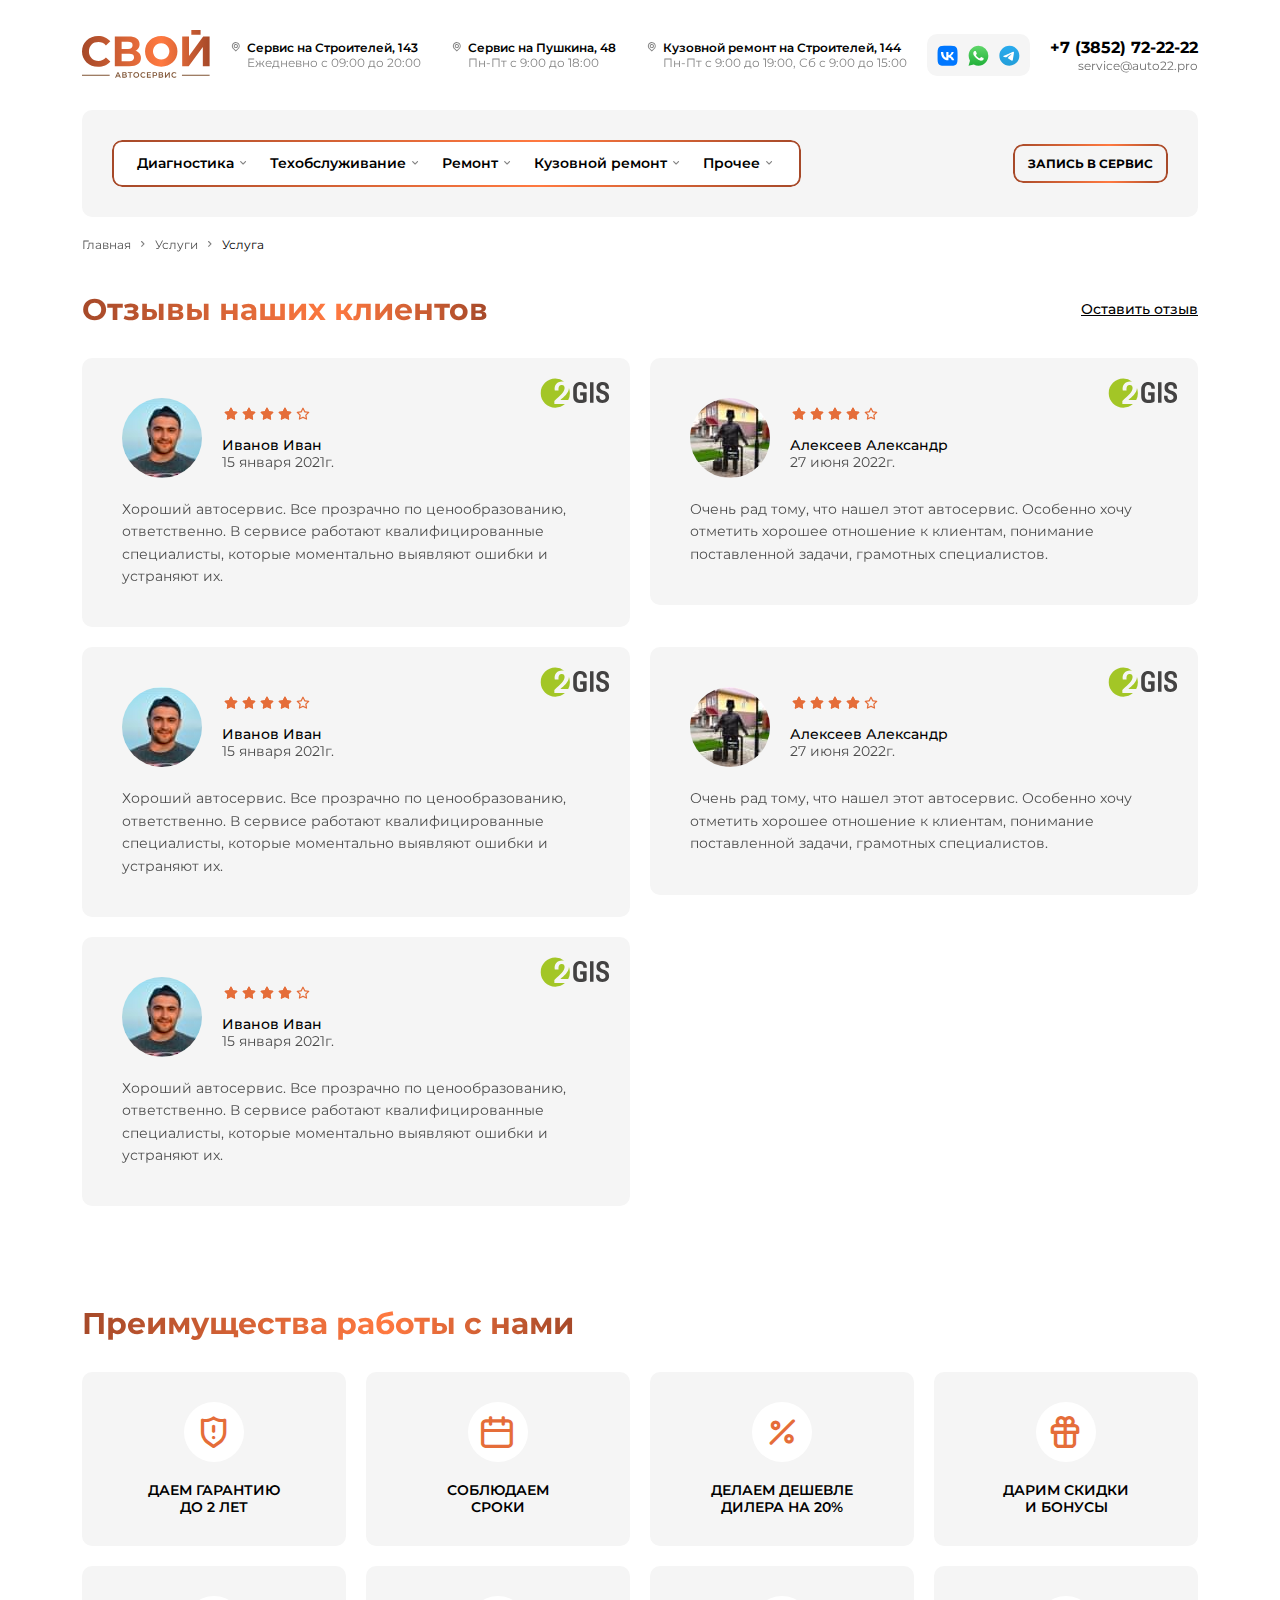
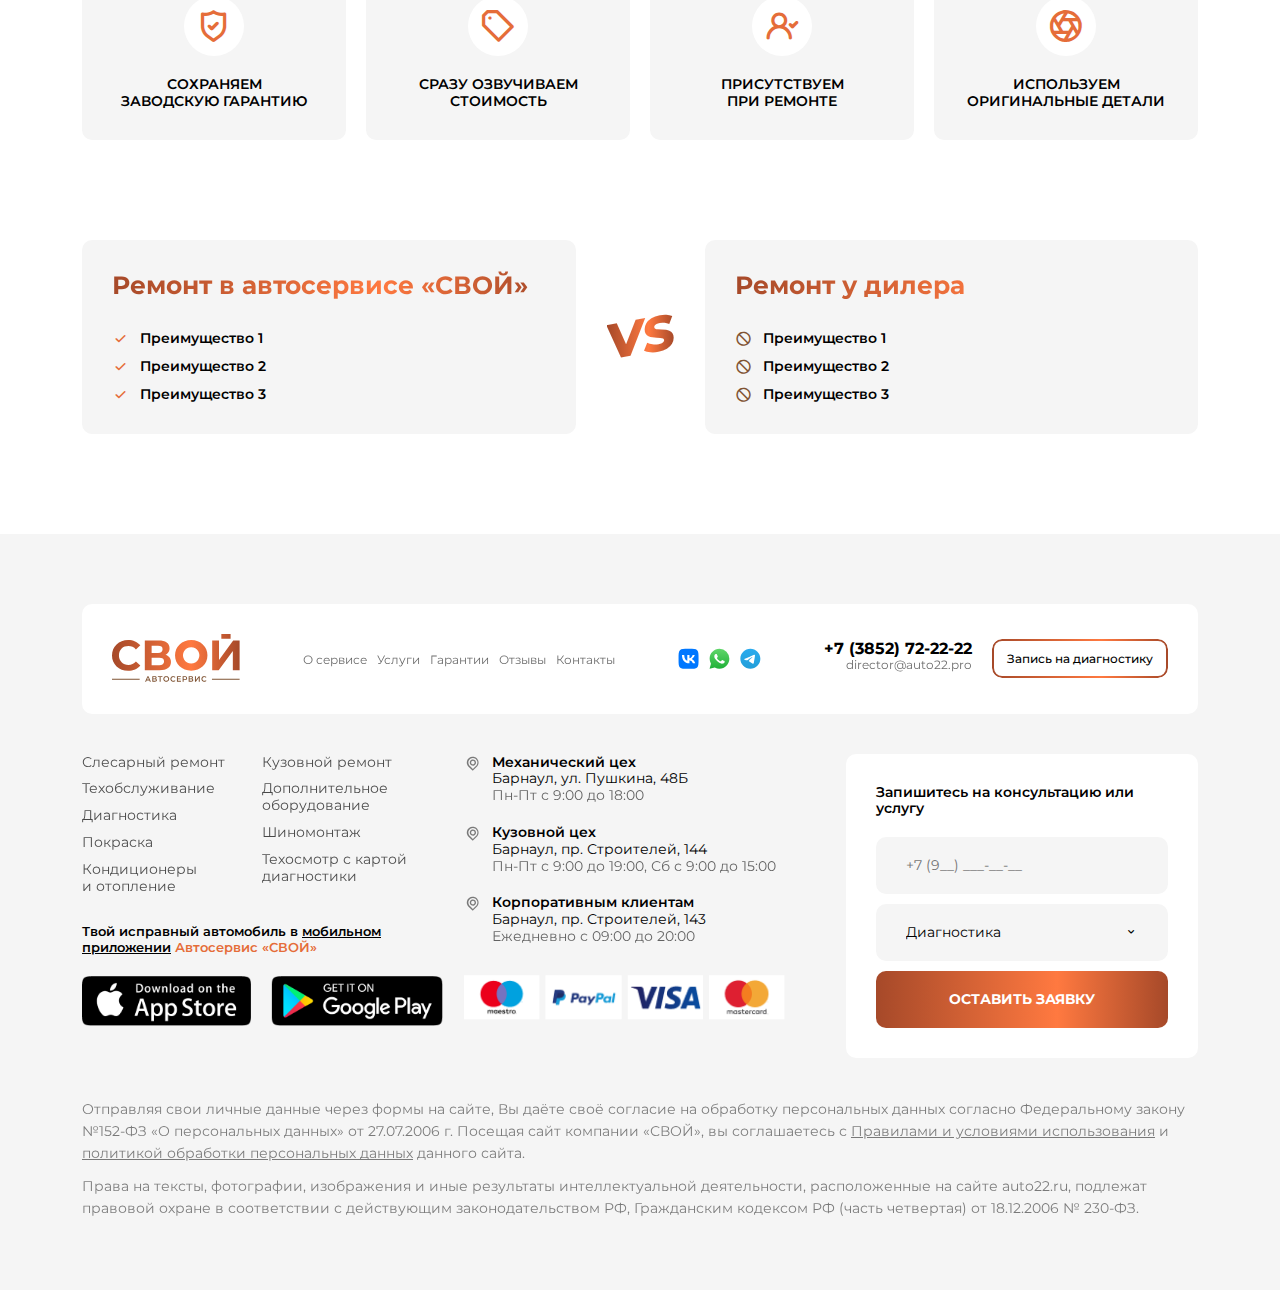
<file: reviews.html>
<!DOCTYPE html>
<html lang="ru-RU">
  <head>
    <meta charset="UTF-8">
    <meta name="viewport" content="width=device-width, initial-scale=1.0">
    <link rel="preload" href="themes/engine/css/boots.css" as="style">
    <link rel="preload" href="themes/engine/css/main.css" as="style">
    <link rel="preload" href="themes/engine/css/libs.css" as="style"><link rel="preconnect" href="https://fonts.googleapis.com">
<link rel="preconnect" href="https://fonts.gstatic.com" crossorigin>
<link href="https://fonts.googleapis.com/css2?family=Montserrat:wght@400;500;600;700;800&display=swap" rel="stylesheet">        
    <link rel="stylesheet" href="themes/engine/css/boots.css">
    <link rel="stylesheet" href="themes/engine/css/main.css">
    <link rel="stylesheet" href="themes/engine/css/libs.css">
    <title>Отзывы наших клиентов</title>
  </head>
  <body>
    <header class="header mb-20"> 
      <div class="header-top py-sm-30 py-15 overflow-hidden">
        <div class="container">
          <div class="row gx-xxl-30 gx-20 justify-content-between align-items-center">
            <div class="col-auto"><a class="d-block header-logo" href="index.html"><img class="w-auto" src="images/logo.svg" alt="Автосервис Свой" width="128" height="50"></a></div>
            <div class="col-auto d-none d-xl-block">
              <div class="row g-30">
                <div class="col-auto">
                  <div class="d-flex gap-5 align-items-baseline"><i class="icon u_map-marker-alt fs-12 o-0_5"></i>
                    <div class="d-flex flex-column">
                      <div class="fs-12 fw-sb">Сервис на Строителей, 143</div>
                      <div class="fs-12 o-0_5">Ежедневно с 09:00 до 20:00</div>
                    </div>
                  </div>
                </div>
                <div class="col-auto">
                  <div class="d-flex gap-5 align-items-baseline"><i class="icon u_map-marker-alt fs-12 o-0_5"></i>
                    <div class="d-flex flex-column">
                      <div class="fs-12 fw-sb">Сервис на Пушкина, 48</div>
                      <div class="fs-12 o-0_5">Пн-Пт с 9:00 до 18:00</div>
                    </div>
                  </div>
                </div>
                <div class="col-auto">
                  <div class="d-flex gap-5 align-items-baseline"><i class="icon u_map-marker-alt fs-12 o-0_5"></i>
                    <div class="d-flex flex-column">
                      <div class="fs-12 fw-sb">Кузовной ремонт на Строителей, 144</div>
                      <div class="fs-12 o-0_5">Пн-Пт с 9:00 до 19:00, Сб с 9:00 до 15:00</div>
                    </div>
                  </div>
                </div>
              </div>
            </div>
            <div class="col-auto d-none d-xxl-block"><a class="fs-12 o-0_5 text-decoration-underline d-block" href="#">Мобильное<br> приложение</a></div>
            <div class="col-auto d-lg-block d-none">
              <div class="d-flex p-10 rounded-10 bg-grey gap-10 header-social"><a class="d-block" href="#"><img src="images/vk.svg" alt="Ссылка на Вконтакт" width="20" height="20"></a><a class="d-block" href="#"><img src="images/wa.svg" alt="Ссылка на WhatsApp" width="20" height="20"></a><a class="d-block" href="#"><img src="images/tg.svg" alt="Ссылка на Telegram" width="20" height="20"></a>
              </div>
            </div>
            <div class="col-auto">
              <div class="d-flex flex-column align-items-end"><a class="fw-bl fs-12 fs-sm-14 fs-md-16" href="tel:+73852722222">+7 (3852) 72-22-22</a><a class="fs-10 fs-sm-12 o-0_6" href="mailto:service@auto22.pro">service@auto22.pro</a></div>
            </div>
            <div class="col-auto d-xl-none">
              <button class="border-0 bg-transparent p-0 d-flex" data-bs-toggle="modal" data-bs-target=".modal-address"><i class="icon fs-sm-24 fs-20 u_map-marker-question text-main"></i></button>
            </div>
            <div class="col-auto d-xl-none"><a class="d-flex" href="#mobile-menu"><i class="icon fs-sm-30 fs-25 u_bars text-main">         </i></a></div>
          </div>
        </div>
      </div>
      <div class="header-bot bg-grey bg-sm-transparent">
        <div class="container">
          <div class="bg-grey rounded-10 p-md-30 p-sm-15 py-15">
            <div class="row gx-xxl-60 gx-sm-30 gx-20 align-items-center justify-content-between flex-nowrap">
              <div class="col-auto d-lg-none">
                <div class="d-flex gap-10 header-social"><a class="d-block" href="#"><img src="images/vk.svg" alt="Ссылка на Вконтакт" width="20" height="20"></a><a class="d-block" href="#"><img src="images/wa.svg" alt="Ссылка на WhatsApp" width="20" height="20"></a><a class="d-block" href="#"><img src="images/tg.svg" alt="Ссылка на Telegram" width="20" height="20"></a>
                </div>
              </div>
              <div class="col-auto d-none d-lg-block">
                <div class="header-dropMenu px-25 py-15 border-main position-relative bg-white rounded-10"><span class="border-main-br"></span>
                  <div class="row gx-20">
                    <div class="col-auto">
                      <div class="dropdawn position-relative">                                       <a class="d-flex dropdawn-btn align-items-center gap-2" href="services-category.html" title="Диагностика"><span class="fs-14 fw-sb">Диагностика</span><i class="icon u_angle-right fs-14"></i></a>
                        <div class="dropdawn-menu px-35 py-30 rounded-10 bg-grey position-absolute">
                          <ul class="list-unstyled m-0 p-0 d-flex flex-column gap-10 o-1">
                            <li class="mb-0"><a href="service.html" title="Замена технических жидкостей">Замена технических жидкостей</a></li>
                            <li class="mb-0"><a href="service.html" title="Замена фильтров">Замена фильтров</a></li>
                            <li class="mb-0"><a href="service.html" title="Регламентные работы">Регламентные работы</a></li>
                            <li class="mb-0"><a href="service.html" title="Обслуживание тормозной системы">Обслуживание тормозной системы</a></li>
                            <li class="mb-0"><a href="service.html" title="Промывка инжекторов">Промывка инжекторов</a></li>
                          </ul>
                        </div>
                      </div>
                    </div>
                    <div class="col-auto">
                      <div class="dropdawn position-relative">                                       <a class="d-flex dropdawn-btn align-items-center gap-2" href="services-category.html" title="Техобслуживание"><span class="fs-14 fw-sb">Техобслуживание</span><i class="icon u_angle-right fs-14"></i></a>
                        <div class="dropdawn-menu px-35 py-30 rounded-10 bg-grey position-absolute">
                          <ul class="list-unstyled m-0 p-0 d-flex flex-column gap-10 o-1">
                            <li class="mb-0"><a href="service.html" title="Замена технических жидкостей">Замена технических жидкостей</a></li>
                            <li class="mb-0"><a href="service.html" title="Замена фильтров">Замена фильтров</a></li>
                            <li class="mb-0"><a href="service.html" title="Регламентные работы">Регламентные работы</a></li>
                            <li class="mb-0"><a href="service.html" title="Обслуживание тормозной системы">Обслуживание тормозной системы</a></li>
                            <li class="mb-0"><a href="service.html" title="Промывка инжекторов">Промывка инжекторов</a></li>
                          </ul>
                        </div>
                      </div>
                    </div>
                    <div class="col-auto">
                      <div class="dropdawn position-relative">                                       <a class="d-flex dropdawn-btn align-items-center gap-2" href="services-category.html" title="Ремонт"><span class="fs-14 fw-sb">Ремонт</span><i class="icon u_angle-right fs-14"></i></a>
                        <div class="dropdawn-menu px-35 py-30 rounded-10 bg-grey position-absolute">
                          <ul class="list-unstyled m-0 p-0 d-flex flex-column gap-10 o-1">
                            <li class="mb-0"><a href="service.html" title="Замена технических жидкостей">Замена технических жидкостей</a></li>
                            <li class="mb-0"><a href="service.html" title="Замена фильтров">Замена фильтров</a></li>
                            <li class="mb-0"><a href="service.html" title="Регламентные работы">Регламентные работы</a></li>
                            <li class="mb-0"><a href="service.html" title="Обслуживание тормозной системы">Обслуживание тормозной системы</a></li>
                            <li class="mb-0"><a href="service.html" title="Промывка инжекторов">Промывка инжекторов</a></li>
                          </ul>
                        </div>
                      </div>
                    </div>
                    <div class="col-auto">
                      <div class="dropdawn position-relative">                                       <a class="d-flex dropdawn-btn align-items-center gap-2" href="services-category.html" title="Кузовной ремонт"><span class="fs-14 fw-sb">Кузовной ремонт</span><i class="icon u_angle-right fs-14"></i></a>
                        <div class="dropdawn-menu px-35 py-30 rounded-10 bg-grey position-absolute">
                          <ul class="list-unstyled m-0 p-0 d-flex flex-column gap-10 o-1">
                            <li class="mb-0"><a href="service.html" title="Замена технических жидкостей">Замена технических жидкостей</a></li>
                            <li class="mb-0"><a href="service.html" title="Замена фильтров">Замена фильтров</a></li>
                            <li class="mb-0"><a href="service.html" title="Регламентные работы">Регламентные работы</a></li>
                            <li class="mb-0"><a href="service.html" title="Обслуживание тормозной системы">Обслуживание тормозной системы</a></li>
                            <li class="mb-0"><a href="service.html" title="Промывка инжекторов">Промывка инжекторов</a></li>
                          </ul>
                        </div>
                      </div>
                    </div>
                    <div class="col-auto">
                      <div class="dropdawn position-relative">                                       <a class="d-flex dropdawn-btn align-items-center gap-2" href="services-category.html" title="Прочее"><span class="fs-14 fw-sb">Прочее</span><i class="icon u_angle-right fs-14"></i></a>
                        <div class="dropdawn-menu px-35 py-30 rounded-10 bg-grey position-absolute">
                          <ul class="list-unstyled m-0 p-0 d-flex flex-column gap-10 o-1">
                            <li class="mb-0"><a href="service.html" title="Замена технических жидкостей">Замена технических жидкостей</a></li>
                            <li class="mb-0"><a href="service.html" title="Замена фильтров">Замена фильтров</a></li>
                            <li class="mb-0"><a href="service.html" title="Регламентные работы">Регламентные работы</a></li>
                            <li class="mb-0"><a href="service.html" title="Обслуживание тормозной системы">Обслуживание тормозной системы</a></li>
                            <li class="mb-0"><a href="service.html" title="Промывка инжекторов">Промывка инжекторов</a></li>
                          </ul>
                        </div>
                      </div>
                    </div>
                  </div>
                </div>
              </div>
              <div class="col-auto d-none d-xxl-block">
                <div class="d-flex gap-15"><a class="fs-14" href="about.html">О сервисе</a><a class="fs-14" href="services-catalog.html">Услуги</a><a class="fs-14" href="guarantee.html">Гарантии</a><a class="fs-14" href="reviews.html">Отзывы</a><a class="fs-14" href="contact.html">Контакты</a>
                </div>
              </div>
              <div class="col-auto">
                <button class="border-main position-relative px-sm-15 px-12 py-sm-12 py-10 fw-bl fs-12 lh-1_25 border-0 text-uppercase rounded-10" data-bs-toggle="modal" data-bs-target=".modal-diagnostics"><span class="border-main-br"></span><span>Запись в сервис</span></button>
              </div>
            </div>
          </div>
        </div>
      </div>
    </header>
    <main>
      <div class="container">
        <div class="breadcrumbs pb-md-20 mb-20">
          <div class="breadcrumbs-nav d-flex align-items-center text-nowrap overflow-auto gap-5"><a class="d-flex align-items-center gap-5" href="#"><span class="fs-12 lh-1_25 o-0_7">Главная</span><i class="icon u_angle-right fs-14 o-0_5"></i></a><a class="d-flex align-items-center gap-5" href="#"><span class="fs-12 lh-1_25 o-0_7">Услуги</span><i class="icon u_angle-right fs-14 o-0_5"></i></a><span class="fs-12 lh-1_25">Услуга        </span>
          </div>
        </div>
      </div>
      <section class="reviews-page">
        <div class="container">
          <div class="d-flex align-items-center justify-content-between gap-30 mb-lg-30 mb-20">
            <h1 class="fs-lg-30 fs-sm-20 fs-18 fw-bl text-g mb-0">Отзывы наших клиентов</h1><a class="fs-sm-14 fs-12 fw-rg text-decoration-underline" href="#">Оставить отзыв</a>
          </div>
          <div class="row g-xxl-30 g-xl-20 g-10">
            <div class="col-lg-6">   
              <div class="reviews-item rounded-10 bg-grey d-flex flex-column position-relative p-xl-40 p-lg-30 p-20 gap-md-20 gap-10 flex-grow-1">
                <div class="d-flex align-items-center justify-content-between">
                  <div class="reviews-item-desc d-flex gap-md-20 gap-10 align-items-center">
                    <div class="reviews-item-ava rounded-circle ratio ratio-1x1 overflow-hidden"><img class="lazy" src="[data-uri]" data-src="images/reviews-ava/reviews-ava-1.jpg" alt="Иванов Иван">
                    </div>
                    <div class="d-flex flex-column gap-md-15 gap-5">
                      <div class="reviews-item-rating">
                        <select class="star-rating" disabled>                   
                          <option value="5">Excellent</option>
                          <option value="4" selected>Very Good</option>
                          <option value="3">Average</option>
                          <option value="2">Poor</option>
                          <option value="1">Terrible</option>
                        </select>
                      </div>
                      <div class="d-flex flex-column gap-2">
                        <div class="fs-md-14 fs-12 lh-1 fw-rg">Иванов Иван</div>
                        <div class="fs-md-14 fs-12 o-0_7">15 января 2021г.</div>
                      </div>
                    </div>
                  </div>
                  <div class="reviews-item-from"><img class="w-auto" src="images/2gis.svg" alt="2Гис" width="70" height="30"></div>
                </div>
                <div class="content">
                  <p>Хороший автосервис. Все прозрачно по ценообразованию, ответственно. В сервисе работают квалифицированные специалисты, которые моментально выявляют ошибки и устраняют их.</p>
                </div>
              </div>
            </div>
            <div class="col-lg-6">   
              <div class="reviews-item rounded-10 bg-grey d-flex flex-column position-relative p-xl-40 p-lg-30 p-20 gap-md-20 gap-10 flex-grow-1">
                <div class="d-flex align-items-center justify-content-between">
                  <div class="reviews-item-desc d-flex gap-md-20 gap-10 align-items-center">
                    <div class="reviews-item-ava rounded-circle ratio ratio-1x1 overflow-hidden"><img class="lazy" src="[data-uri]" data-src="images/reviews-ava/reviews-ava-2.jpg" alt="Алексеев Александр">
                    </div>
                    <div class="d-flex flex-column gap-md-15 gap-5">
                      <div class="reviews-item-rating">
                        <select class="star-rating" disabled>                   
                          <option value="5">Excellent</option>
                          <option value="4" selected>Very Good</option>
                          <option value="3">Average</option>
                          <option value="2">Poor</option>
                          <option value="1">Terrible</option>
                        </select>
                      </div>
                      <div class="d-flex flex-column gap-2">
                        <div class="fs-md-14 fs-12 lh-1 fw-rg">Алексеев Александр</div>
                        <div class="fs-md-14 fs-12 o-0_7">27 июня 2022г.</div>
                      </div>
                    </div>
                  </div>
                  <div class="reviews-item-from"><img class="w-auto" src="images/2gis.svg" alt="2Гис" width="70" height="30"></div>
                </div>
                <div class="content">
                  <p>Очень рад тому, что нашел этот автосервис. Особенно хочу отметить хорошее отношение к клиентам, понимание поставленной задачи, грамотных специалистов.</p>
                </div>
              </div>
            </div>
            <div class="col-lg-6">   
              <div class="reviews-item rounded-10 bg-grey d-flex flex-column position-relative p-xl-40 p-lg-30 p-20 gap-md-20 gap-10 flex-grow-1">
                <div class="d-flex align-items-center justify-content-between">
                  <div class="reviews-item-desc d-flex gap-md-20 gap-10 align-items-center">
                    <div class="reviews-item-ava rounded-circle ratio ratio-1x1 overflow-hidden"><img class="lazy" src="[data-uri]" data-src="images/reviews-ava/reviews-ava-1.jpg" alt="Иванов Иван">
                    </div>
                    <div class="d-flex flex-column gap-md-15 gap-5">
                      <div class="reviews-item-rating">
                        <select class="star-rating" disabled>                   
                          <option value="5">Excellent</option>
                          <option value="4" selected>Very Good</option>
                          <option value="3">Average</option>
                          <option value="2">Poor</option>
                          <option value="1">Terrible</option>
                        </select>
                      </div>
                      <div class="d-flex flex-column gap-2">
                        <div class="fs-md-14 fs-12 lh-1 fw-rg">Иванов Иван</div>
                        <div class="fs-md-14 fs-12 o-0_7">15 января 2021г.</div>
                      </div>
                    </div>
                  </div>
                  <div class="reviews-item-from"><img class="w-auto" src="images/2gis.svg" alt="2Гис" width="70" height="30"></div>
                </div>
                <div class="content">
                  <p>Хороший автосервис. Все прозрачно по ценообразованию, ответственно. В сервисе работают квалифицированные специалисты, которые моментально выявляют ошибки и устраняют их.</p>
                </div>
              </div>
            </div>
            <div class="col-lg-6">   
              <div class="reviews-item rounded-10 bg-grey d-flex flex-column position-relative p-xl-40 p-lg-30 p-20 gap-md-20 gap-10 flex-grow-1">
                <div class="d-flex align-items-center justify-content-between">
                  <div class="reviews-item-desc d-flex gap-md-20 gap-10 align-items-center">
                    <div class="reviews-item-ava rounded-circle ratio ratio-1x1 overflow-hidden"><img class="lazy" src="[data-uri]" data-src="images/reviews-ava/reviews-ava-2.jpg" alt="Алексеев Александр">
                    </div>
                    <div class="d-flex flex-column gap-md-15 gap-5">
                      <div class="reviews-item-rating">
                        <select class="star-rating" disabled>                   
                          <option value="5">Excellent</option>
                          <option value="4" selected>Very Good</option>
                          <option value="3">Average</option>
                          <option value="2">Poor</option>
                          <option value="1">Terrible</option>
                        </select>
                      </div>
                      <div class="d-flex flex-column gap-2">
                        <div class="fs-md-14 fs-12 lh-1 fw-rg">Алексеев Александр</div>
                        <div class="fs-md-14 fs-12 o-0_7">27 июня 2022г.</div>
                      </div>
                    </div>
                  </div>
                  <div class="reviews-item-from"><img class="w-auto" src="images/2gis.svg" alt="2Гис" width="70" height="30"></div>
                </div>
                <div class="content">
                  <p>Очень рад тому, что нашел этот автосервис. Особенно хочу отметить хорошее отношение к клиентам, понимание поставленной задачи, грамотных специалистов.</p>
                </div>
              </div>
            </div>
            <div class="col-lg-6">   
              <div class="reviews-item rounded-10 bg-grey d-flex flex-column position-relative p-xl-40 p-lg-30 p-20 gap-md-20 gap-10 flex-grow-1">
                <div class="d-flex align-items-center justify-content-between">
                  <div class="reviews-item-desc d-flex gap-md-20 gap-10 align-items-center">
                    <div class="reviews-item-ava rounded-circle ratio ratio-1x1 overflow-hidden"><img class="lazy" src="[data-uri]" data-src="images/reviews-ava/reviews-ava-1.jpg" alt="Иванов Иван">
                    </div>
                    <div class="d-flex flex-column gap-md-15 gap-5">
                      <div class="reviews-item-rating">
                        <select class="star-rating" disabled>                   
                          <option value="5">Excellent</option>
                          <option value="4" selected>Very Good</option>
                          <option value="3">Average</option>
                          <option value="2">Poor</option>
                          <option value="1">Terrible</option>
                        </select>
                      </div>
                      <div class="d-flex flex-column gap-2">
                        <div class="fs-md-14 fs-12 lh-1 fw-rg">Иванов Иван</div>
                        <div class="fs-md-14 fs-12 o-0_7">15 января 2021г.</div>
                      </div>
                    </div>
                  </div>
                  <div class="reviews-item-from"><img class="w-auto" src="images/2gis.svg" alt="2Гис" width="70" height="30"></div>
                </div>
                <div class="content">
                  <p>Хороший автосервис. Все прозрачно по ценообразованию, ответственно. В сервисе работают квалифицированные специалисты, которые моментально выявляют ошибки и устраняют их.</p>
                </div>
              </div>
            </div>
          </div>
        </div>
      </section>
      <section class="advantages">
        <div class="container">
          <h2 class="fs-lg-30 fs-sm-20 fs-18 fw-bl text-g mb-lg-30 mb-20">Преимущества работы с нами</h2>
          <div class="row g-md-20 g-10">
            <div class="col-xl-3 col-4 flex-grow-1 d-flex">
              <div class="advantages-item rounded-10 bg-grey p-xxl-40 p-lg-30 p-sm-20 p-10 d-flex flex-column gap-sm-20 gap-10 align-items-center flex-grow-1">
                <div class="rounded-circle p-10 bg-white d-flex"><i class="icon fs-sm-40 fs-20 text-main u_shield-exclamation"></i></div>
                <div class="fs-lg-14 fs-sm-12 fs-10 fw-sb text-uppercase text-center">Даем Гарантию <br> до 2 лет</div>
              </div>
            </div>
            <div class="col-xl-3 col-4 flex-grow-1 d-flex">
              <div class="advantages-item rounded-10 bg-grey p-xxl-40 p-lg-30 p-sm-20 p-10 d-flex flex-column gap-sm-20 gap-10 align-items-center flex-grow-1">
                <div class="rounded-circle p-10 bg-white d-flex"><i class="icon fs-sm-40 fs-20 text-main u_calender"></i></div>
                <div class="fs-lg-14 fs-sm-12 fs-10 fw-sb text-uppercase text-center">Соблюдаем <br> сроки</div>
              </div>
            </div>
            <div class="col-xl-3 col-4 flex-grow-1 d-flex">
              <div class="advantages-item rounded-10 bg-grey p-xxl-40 p-lg-30 p-sm-20 p-10 d-flex flex-column gap-sm-20 gap-10 align-items-center flex-grow-1">
                <div class="rounded-circle p-10 bg-white d-flex"><i class="icon fs-sm-40 fs-20 text-main u_percentage"></i></div>
                <div class="fs-lg-14 fs-sm-12 fs-10 fw-sb text-uppercase text-center">Делаем дешевле <br> дилера на 20%</div>
              </div>
            </div>
            <div class="col-xl-3 col-4 flex-grow-1 d-flex">
              <div class="advantages-item rounded-10 bg-grey p-xxl-40 p-lg-30 p-sm-20 p-10 d-flex flex-column gap-sm-20 gap-10 align-items-center flex-grow-1">
                <div class="rounded-circle p-10 bg-white d-flex"><i class="icon fs-sm-40 fs-20 text-main u_gift"></i></div>
                <div class="fs-lg-14 fs-sm-12 fs-10 fw-sb text-uppercase text-center">Дарим Скидки <br> и бонусы</div>
              </div>
            </div>
            <div class="col-xl-3 col-4 flex-grow-1 d-flex">
              <div class="advantages-item rounded-10 bg-grey p-xxl-40 p-lg-30 p-sm-20 p-10 d-flex flex-column gap-sm-20 gap-10 align-items-center flex-grow-1">
                <div class="rounded-circle p-10 bg-white d-flex"><i class="icon fs-sm-40 fs-20 text-main u_shield-check"></i></div>
                <div class="fs-lg-14 fs-sm-12 fs-10 fw-sb text-uppercase text-center">Сохраняем <br> заводскую гарантию</div>
              </div>
            </div>
            <div class="col-xl-3 col-4 flex-grow-1 d-flex">
              <div class="advantages-item rounded-10 bg-grey p-xxl-40 p-lg-30 p-sm-20 p-10 d-flex flex-column gap-sm-20 gap-10 align-items-center flex-grow-1">
                <div class="rounded-circle p-10 bg-white d-flex"><i class="icon fs-sm-40 fs-20 text-main u_pricetag-alt"></i></div>
                <div class="fs-lg-14 fs-sm-12 fs-10 fw-sb text-uppercase text-center">Сразу Озвучиваем <br> стоимость</div>
              </div>
            </div>
            <div class="col-xl-3 col-4 flex-grow-1 d-flex">
              <div class="advantages-item rounded-10 bg-grey p-xxl-40 p-lg-30 p-sm-20 p-10 d-flex flex-column gap-sm-20 gap-10 align-items-center flex-grow-1">
                <div class="rounded-circle p-10 bg-white d-flex"><i class="icon fs-sm-40 fs-20 text-main u_user-check"></i></div>
                <div class="fs-lg-14 fs-sm-12 fs-10 fw-sb text-uppercase text-center">Присутствуем <br> при ремонте</div>
              </div>
            </div>
            <div class="col-xl-3 col-4 flex-grow-1 d-flex">
              <div class="advantages-item rounded-10 bg-grey p-xxl-40 p-lg-30 p-sm-20 p-10 d-flex flex-column gap-sm-20 gap-10 align-items-center flex-grow-1">
                <div class="rounded-circle p-10 bg-white d-flex"><i class="icon fs-sm-40 fs-20 text-main u_shutter-alt"></i></div>
                <div class="fs-lg-14 fs-sm-12 fs-10 fw-sb text-uppercase text-center">Используем <br> Оригинальные детали</div>
              </div>
            </div>
          </div>
        </div>
      </section>
      <section class="versus overflow-hidden">
        <div class="container">
          <div class="row g-xl-30 g-sm-20 g-0 justify-content-center">
            <div class="col-lg">
              <div class="rounded-10 bg-grey p-xxl-50 p-sm-30 p-20 d-flex flex-column gap-30">
                <div class="fs-xxl-30 fs-xl-25 fs-sm-20 fs-18 fw-bl text-g">Ремонт в автосервисе «СВОЙ»</div>
                <div class="d-flex flex-column gap-10">
                  <div class="d-flex align-items-center gap-10"><i class="icon u_check fs-18 text-main"></i>
                    <div class="fs-sm-14 fs-12 fw-sb">Преимущество 1</div>
                  </div>
                  <div class="d-flex align-items-center gap-10"><i class="icon u_check fs-18 text-main"></i>
                    <div class="fs-sm-14 fs-12 fw-sb">Преимущество 2</div>
                  </div>
                  <div class="d-flex align-items-center gap-10"><i class="icon u_check fs-18 text-main"></i>
                    <div class="fs-sm-14 fs-12 fw-sb">Преимущество 3</div>
                  </div>
                </div>
              </div>
            </div>
            <div class="col-auto align-self-center">
              <div class="versus-center fs-50 fw-bk text-g text-uppercase">VS</div>
            </div>
            <div class="col-lg">
              <div class="rounded-10 bg-grey p-xxl-50 p-sm-30 p-20 d-flex flex-column gap-30">
                <div class="fs-xxl-30 fs-xl-25 fs-sm-20 fs-18 fw-bl text-g">Ремонт у дилера</div>
                <div class="d-flex flex-column gap-10">
                  <div class="d-flex align-items-center gap-10"><i class="icon u_ban fs-18 text-brown"></i>
                    <div class="fs-sm-14 fs-12 fw-sb">Преимущество 1</div>
                  </div>
                  <div class="d-flex align-items-center gap-10"><i class="icon u_ban fs-18 text-brown"></i>
                    <div class="fs-sm-14 fs-12 fw-sb">Преимущество 2</div>
                  </div>
                  <div class="d-flex align-items-center gap-10"><i class="icon u_ban fs-18 text-brown"></i>
                    <div class="fs-sm-14 fs-12 fw-sb">Преимущество 3</div>
                  </div>
                </div>
              </div>
            </div>
          </div>
        </div>
      </section>
    </main>
    <footer class="footer py-lg-70 py-md-50 py-20 bg-grey overflow-hidden">
      <div class="container">
        <div class="footer-top rounded-10 bg-white p-md-30 p-20 mb-md-40 mb-20">
          <div class="row g-xl-30 g-20 justify-content-between align-items-center">
            <div class="col-auto"><a class="d-block footer-logo" href="index.html"><img src="images/logo.svg" alt="Автосервис Свой" width="128" height="50"></a></div>
            <div class="col-md-auto">
              <div class="row g-md-10 g-5">
                <div class="col-md-auto"><a class="fs-12 lh-1_25 o-0_6" href="about.html">О сервисе</a></div>
                <div class="col-md-auto"><a class="fs-12 lh-1_25 o-0_6" href="services-catalog.html">Услуги</a></div>
                <div class="col-md-auto"><a class="fs-12 lh-1_25 o-0_6" href="guarantee.html">Гарантии</a></div>
                <div class="col-md-auto"><a class="fs-12 lh-1_25 o-0_6" href="reviews.html">Отзывы</a></div>
                <div class="col-md-auto"><a class="fs-12 lh-1_25 o-0_6" href="contact.html">Контакты</a></div>
              </div>
            </div>
            <div class="col-md-auto">                   
              <div class="d-flex gap-10 header-social"><a class="d-block" href="#"><img src="images/vk.svg" alt="Ссылка на Вконтакт" width="20" height="20"></a><a class="d-block" href="#"><img src="images/wa.svg" alt="Ссылка на WhatsApp" width="20" height="20"></a><a class="d-block" href="#"><img src="images/tg.svg" alt="Ссылка на Telegram" width="20" height="20"></a>
              </div>
            </div>
            <div class="col-xl-auto">
              <div class="row g-20 justify-content-between">
                <div class="col-md-auto">
                  <div class="d-flex flex-column align-items-md-end"><a class="fw-bl" href="tel:+73852722222">+7 (3852) 72-22-22 </a><a class="fs-12 o-0_6" href="mailto:director@auto22.pro">director@auto22.pro</a></div>
                </div>
                <div class="col-md-auto">
                  <button class="border-main position-relative px-15 py-12 fw-rg fs-12 lh-1_25 border-0" data-bs-toggle="modal" data-bs-target=".modal-diagnostics"><span class="border-main-br"></span><span>Запись на диагностику</span></button>
                </div>
              </div>
            </div>
          </div>
        </div>
        <div class="footer-mid mb-md-40 mb-20">
          <div class="row g-30">
            <div class="col-xxl-5 col-lg-4 col-md-6">
              <div class="d-flex flex-column gap-30">
                <div class="d-flex flex-column flex-xl-row gap-xl-30 gap-md-10 gap-5">
                  <ul class="list-unstyled m-0 p-0">
                    <li><a class="fs-sm-14 fs-12" href="#">Слесарный ремонт</a></li>
                    <li><a class="fs-sm-14 fs-12" href="#">Техобслуживание</a></li>
                    <li><a class="fs-sm-14 fs-12" href="#">Диагностика</a></li>
                    <li><a class="fs-sm-14 fs-12" href="#">Покраска</a></li>
                    <li><a class="fs-sm-14 fs-12" href="#">Кондиционеры и отопление</a></li>
                  </ul>
                  <ul class="list-unstyled m-0 p-0">
                    <li><a class="fs-sm-14 fs-12" href="#">Кузовной ремонт</a></li>
                    <li><a class="fs-sm-14 fs-12" href="#">Дополнительное оборудование</a></li>
                    <li><a class="fs-sm-14 fs-12" href="#">Шиномонтаж</a></li>
                    <li><a class="fs-sm-14 fs-12" href="#">Техосмотр с картой диагностики</a></li>
                  </ul>
                </div>
                <div class="d-flex flex-column gap-20">
                  <div class="fs-13 lh-1_2 fw-sb d-none d-xl-block">Твой исправный автомобиль в <span class='text-decoration-underline'>мобильном приложении</span> <span class="text-main">Автосервис «СВОЙ»</span></div>
                  <div class="d-flex gap-20"><a class="d-block footer-mid-store" href="#"><img class="w-auto" src="images/AppStore.png" alt="AppStore" width="230" height="65"></a><a class="d-block footer-mid-store" href="#"><img class="w-auto" src="images/GooglePlay.png" alt="GooglePlay" width="230" height="65"></a>
                  </div>
                </div>
              </div>
            </div>
            <div class="col-xxl-3 col-lg-4 col-md-6">
              <div class="d-flex flex-column gap-30">
                <div class="d-flex flex-column gap-lg-20 gap-10">
                  <div class="d-flex gap-10 align-items-start"><i class="icon u_map-marker-alt fs-18 o-0_5"></i>
                    <div class="d-flex flex-column">
                      <div class="fs-sm-14 fs-12 fw-sb">Механический цех</div>
                      <div class="fs-sm-14 fs-12">Барнаул, ул. Пушкина, 48Б</div>
                      <div class="fs-sm-14 fs-12 o-0_6">Пн-Пт с 9:00 до 18:00</div>
                    </div>
                  </div>
                  <div class="d-flex gap-10 align-items-start"><i class="icon u_map-marker-alt fs-18 o-0_5"></i>
                    <div class="d-flex flex-column">
                      <div class="fs-sm-14 fs-12 fw-sb">Кузовной цех</div>
                      <div class="fs-sm-14 fs-12">Барнаул, пр. Строителей, 144</div>
                      <div class="fs-sm-14 fs-12 o-0_6">Пн-Пт с 9:00 до 19:00, Сб с 9:00 до 15:00</div>
                    </div>
                  </div>
                  <div class="d-flex gap-10 align-items-start"><i class="icon u_map-marker-alt fs-18 o-0_5"></i>
                    <div class="d-flex flex-column">
                      <div class="fs-sm-14 fs-12 fw-sb">Корпоративным клиентам</div>
                      <div class="fs-sm-14 fs-12">Барнаул, пр. Строителей, 143</div>
                      <div class="fs-sm-14 fs-12 o-0_6">Ежедневно с 09:00 до 20:00</div>
                    </div>
                  </div>
                </div>
                <div class="d-flex gap-5 align-items-center footer-mid-payment"><img class="w-auto" src="images/maestro.png" alt="maestro" width="77" height="45"><img class="w-auto" src="images/paypal.png" alt="paypal" width="77" height="45"><img class="w-auto" src="images/visa.png" alt="visa" width="77" height="45"><img class="w-auto" src="images/mastercard.png" alt="mastercard" width="77" height="45">
                </div>
              </div>
            </div>
            <div class="col-lg-4">
              <div class="d-flex flex-column gap-20 p-xl-30 p-20 bg-white rounded-10">
                <div class="fs-14 fw-sb">Запишитесь на консультацию или услугу</div>
                <form class="d-flex flex-column gap-10" name="footer-form" autocomplete="off">
                  <input class="input-phone rounded-10 bg-grey px-sm-30 px-20 py-sm-20 py-15 border-0 fs-sm-14 fs-12 w-100" type="tel" placeholder="+7 (9__) ___-__-__" required>
                  <div class="custom-select">
                    <select>
                      <option>Диагностика</option>
                      <option>Техобслуживание</option>
                      <option>Слесарный ремонт</option>
                      <option>Покраска</option>
                      <option>Кондиционеры и отопление</option>
                    </select>
                  </div>
                  <button class="rounded-10 bg-main_g px-sm-30 py-sm-20 px-20 py-15 border-0 fs-sm-14 fs-12 fw-bl text-uppercase text-white w-100">Оставить заявку</button>
                </form>
              </div>
            </div>
          </div>
        </div>
        <div class="footer-bot content">
          <p class="o-0_5">Отправляя свои личные данные через формы на сайте, Вы даёте своё согласие на обработку персональных данных согласно Федеральному закону №152-ФЗ «О персональных данных» от 27.07.2006 г. Посещая сайт компании «СВОЙ», вы соглашаетесь с <a href="#" class="text-decoration-underline">Правилами и условиями использования</a> и <a href="#" class="text-decoration-underline">политикой обработки персональных данных</a> данного сайта.</p>
          <p class="o-0_5">Права на тексты, фотографии, изображения и иные результаты интеллектуальной деятельности, расположенные на сайте auto22.ru, подлежат правовой охране в соответствии с действующим законодательством РФ, Гражданским кодексом РФ (часть четвертая) от 18.12.2006 № 230-ФЗ. </p>
        </div>
      </div>
    </footer>
    <div class="footer-sticky d-md-none bg-grey border-top border-2 border-white py-10">
      <div class="container">
        <div class="d-flex align-items-center justify-content-between gap-20"><a class="d-flex" href="#mobile-menu"><i class="icon fs-30 u_bars text-main"></i></a>
          <div class="d-flex align-items-center gap-30"><a class="d-block" href="#"><img class="w-auto" src="images/wa.svg" alt="Ссылка на WhatsApp" width="25" height="25"></a>
            <button class="rounded-10 bg-main_g px-15 py-10 border-0 fs-10 lh-1_25 fw-bl text-uppercase text-white" data-bs-toggle="modal" data-bs-target=".modal-diagnostics">Запись на диагностику</button>
          </div>
        </div>
      </div>
    </div>
    <nav class="mobile-menu menu-scrolling" id="mobile-menu">
      <ul>               
        <li class="sub">
          <div class="d-flex flex-column gap-10">               <a class="d-flex align-items-center gap-10 w-100" href="#"><span class="fw-sb fs-12 p-0 flex-grow-1">Диагностика</span><i class="icon u_angle-right fs-14"></i></a><a class="d-flex align-items-center gap-10 w-100" href="#"><span class="fw-sb fs-12 p-0 flex-grow-1">Техобслуживание</span><i class="icon u_angle-right fs-14"></i></a><a class="d-flex align-items-center gap-10 w-100" href="#"><span class="fw-sb fs-12 p-0 flex-grow-1">Ремонт</span><i class="icon u_angle-right fs-14"></i></a><a class="d-flex align-items-center gap-10 w-100" href="#"><span class="fw-sb fs-12 p-0 flex-grow-1">Кузовной ремонт</span><i class="icon u_angle-right fs-14"></i></a><a class="d-flex align-items-center gap-10 w-100" href="#"><span class="fw-sb fs-12 p-0 flex-grow-1">Прочее</span><i class="icon u_angle-right fs-14"></i></a>
          </div>
        </li>
        <li class="noSub">
          <div class="d-flex flex-column gap-10"><a href="#">О сервисе</a><a href="#">Услуги</a><a href="#">Гарантии</a><a href="#">Отзывы</a><a href="#">Контакты</a>
          </div>
        </li>
        <li class="noSub">
          <div class="d-flex flex-column gap-20 align-items-start">
            <div class="d-flex flex-column align-items-center"><a class="fs-12 text-uppercase fw-sb" href="tel:+73852723723">+7 (3852) 72-37-23</a><a class="fs-10" href="mailto:director@auto22.pro">director@auto22.pro</a></div>
            <div class="d-flex gap-10 header-social"><a class="d-block w-auto" href="#"><img src="images/vk.svg" alt="Ссылка на Вконтакт" width="20" height="20"></a><a class="d-block w-auto" href="#"><img src="images/wa.svg" alt="Ссылка на WhatsApp" width="20" height="20"></a><a class="d-block w-auto" href="#"><img src="images/tg.svg" alt="Ссылка на Telegram" width="20" height="20"></a>
            </div>
          </div>
        </li>
      </ul>
    </nav><div aria-live="polite" aria-atomic="true">
<div class="toast-container position-fixed top-0 end-0 p-3 js_toast_container" style="z-index: 10000;"> 
</div>
</div>               
    <div class="modal fade modal-diagnostics" data-bs-keyboard="false" tabindex="-1" aria-hidden="true">
      <div class="modal-dialog modal-dialog-centered">
        <div class="modal-content">
          <div class="modal-header">
            <div class="fs-18 text-g fw-bl">Запись на диагностику </div>
            <button class="btn-close position-absolute border-0 bg-transparent p-0 m-0 d-flex" data-bs-dismiss="modal"><i class="icon u_multiply"></i></button>
          </div>
          <div class="modal-body">
            <p>Укажите контактные данные, чтобы мы могли связаться с вами и записать вас на диагностику в удобное для вас время </p>
            <form name="modal-diagnostics" autocomplete="off">
              <div class="d-flex flex-column gap-sm-20 gap-10">
                <input class="input-phone rounded-10 bg-white px-20 py-15 border-0 fs-14 w-100" type="tel" placeholder="+7 (9__) ___-__-__" required>
                <button class="rounded-10 bg-main_g px-20 py-15 border-0 fs-12 lh-1_25 fw-bl text-uppercase text-white w-100">Оставить заявку</button>
              </div>
            </form>
          </div>
        </div>
      </div>
    </div>
    <div class="modal fade modal-services" data-bs-keyboard="false" tabindex="-1" aria-hidden="true">
      <div class="modal-dialog modal-dialog-centered">
        <div class="modal-content">
          <div class="modal-header">
            <div class="fs-18 text-g fw-bl">Работа по ремонту переднего бампера</div>
            <button class="btn-close position-absolute border-0 bg-transparent p-0 m-0 d-flex" data-bs-dismiss="modal"><i class="icon u_multiply"></i></button>
          </div>
          <div class="modal-body"><img class="lazy" src="[data-uri]" data-src="images/modal.jpg" alt="Работа по ремонту переднего бампера">
            <p>Если вам необходима похожая услуга, укажите контактные данные, чтобы мы могли связаться с вами и записать вас в удобное для вас время.</p>
            <form name="modal-service" autocomplete="off">
              <div class="d-flex flex-column gap-sm-20 gap-10">
                <input class="input-phone rounded-10 bg-white px-20 py-15 border-0 fs-14 w-100" type="tel" placeholder="+7 (9__) ___-__-__" required>
                <button class="rounded-10 bg-main_g px-20 py-15 border-0 fs-12 lh-1_25 fw-bl text-uppercase text-white w-100">Оставить заявку</button>
              </div>
            </form>
          </div>
        </div>
      </div>
    </div>
    <div class="modal fade modal-promotion" data-bs-keyboard="false" tabindex="-1" aria-hidden="true">
      <div class="modal-dialog modal-dialog-centered">
        <div class="modal-content">
          <div class="modal-header">
            <div class="fs-18 text-g fw-bl">Название акции</div>
            <button class="btn-close position-absolute border-0 bg-transparent p-0 m-0 d-flex" data-bs-dismiss="modal"><i class="icon u_multiply"></i></button>
          </div>
          <div class="modal-body"><img class="lazy" src="[data-uri]" data-src="images/modal.jpg" alt="Работа по ремонту переднего бампера">
            <p>Если вам необходима похожая услуга, укажите контактные данные, чтобы мы могли связаться с вами и записать вас в удобное для вас время.</p>
            <form name="modal-promotion" autocomplete="off">
              <div class="d-flex flex-column gap-sm-20 gap-10">
                <input class="input-phone rounded-10 bg-white px-20 py-15 border-0 fs-14 w-100" type="tel" placeholder="+7 (9__) ___-__-__" required>
                <button class="rounded-10 bg-main_g px-20 py-15 border-0 fs-12 lh-1_25 fw-bl text-uppercase text-white w-100">Оставить заявку</button>
              </div>
            </form>
          </div>
        </div>
      </div>
    </div>
    <div class="modal fade modal-services-2" data-bs-keyboard="false" tabindex="-1" aria-hidden="true">
      <div class="modal-dialog modal-dialog-centered">
        <div class="modal-content">
          <div class="modal-header">
            <div class="fs-18 text-g fw-bl">Замена масла в двигаеле</div>
            <button class="btn-close position-absolute border-0 bg-transparent p-0 m-0 d-flex" data-bs-dismiss="modal"><i class="icon u_multiply"></i></button>
          </div>
          <div class="modal-body"><img class="lazy" src="[data-uri]" data-src="images/modal-2.jpg" alt="Замена масла в двигаеле">
            <div class="d-flex flex-column gap-sm-20 gap-10">
              <div class="fs-14">Описание услуги</div>
              <div class="d-flex flex-column gap-2 flex-grow-1">
                <div class="fs-14 fw-rg o-0_6"> Цена: <span class="fw-bl text-decoration-line-through">2 000 руб.</span></div>
                <div class="fs-18 fw-bl text-g text-uppercase">
                   от  <span>1 500 </span> руб.                           </div>
              </div>
            </div>
            <p>Чтобы заказать эту услугу укажите контактные данные, и мы с вами свяжемся.</p>
            <form name="modal-service-2" autocomplete="off">
              <div class="d-flex flex-column gap-20">
                <input class="input-phone rounded-10 bg-white px-20 py-15 border-0 fs-14 w-100" type="tel" placeholder="+7 (9__) ___-__-__" required>
                <button class="rounded-10 bg-main_g px-20 py-15 border-0 fs-12 lh-1_25 fw-bl text-uppercase text-white w-100">Заказать услугу</button>
              </div>
            </form>
          </div>
        </div>
      </div>
    </div>
    <div class="modal fade modal-article" data-bs-keyboard="false" tabindex="-1" aria-hidden="true">
      <div class="modal-dialog modal-dialog-centered modal-lg">
        <div class="modal-content">
          <div class="modal-header">
            <div class="fs-18 text-g fw-bl">Контент в модальном окне</div>
            <button class="btn-close position-absolute border-0 bg-transparent p-0 m-0 d-flex" data-bs-dismiss="modal"><i class="icon u_multiply"></i></button>
          </div>
          <div class="modal-body">
            <div class="content d-flex flex-column gap-sm-20 gap-10">                   
              <p><a href="#">Разнообразный</a> и богатый опыт <a href="#">постоянный количественный рост</a> и сфера нашей активности способствует подготовки и реализации систем массового участия.</p><img class="lazy" src="[data-uri]" data-src="images/modal-2.jpg" alt="Замена масла в двигаеле">
              <div>
                <p>Идейные соображения высшего порядка, а также постоянное информационно-пропагандистское обеспечение нашей деятельности представляет собой интересный эксперимент проверки системы обучения кадров, <b>соответствует насущным потребностям.</b></p>
                <p>Равным образом новая модель организационной деятельности способствует подготовки и реализации позиций, занимаемых участниками в отношении поставленных задач.</p>
              </div>
            </div>
            <button class="rounded-10 bg-main_g px-20 py-15 border-0 fs-12 lh-1_25 fw-bl text-uppercase text-white align-self-center" data-bs-dismiss="modal">Закрыть</button>
          </div>
        </div>
      </div>
    </div>
    <div class="modal fade modal-address" data-bs-keyboard="false" tabindex="-1" aria-hidden="true">
      <div class="modal-dialog modal-dialog-centered">
        <div class="modal-content">
          <div class="modal-header">
            <div class="fs-18 text-g fw-bl">Адреса автосервиса</div>
            <button class="btn-close position-absolute border-0 bg-transparent p-0 m-0 d-flex" data-bs-dismiss="modal"><i class="icon u_multiply"></i></button>
          </div>
          <div class="modal-body">
            <div class="d-flex flex-column gap-10">
              <div class="d-flex gap-10 align-items-start"><i class="icon u_map-marker-alt fs-18 o-0_5"></i>
                <div class="d-flex flex-column">
                  <div class="fs-sm-14 fs-12 fw-sb">Механический цех</div>
                  <div class="fs-sm-14 fs-12">Барнаул, пр. Строителей, 143</div>
                  <div class="fs-sm-14 fs-12 o-0_6">Ежедневно с 09:00 до 20:00</div>
                </div>
              </div>
              <div class="d-flex gap-10 align-items-start"><i class="icon u_map-marker-alt fs-18 o-0_5"></i>
                <div class="d-flex flex-column">
                  <div class="fs-sm-14 fs-12 fw-sb">Кузовной цех</div>
                  <div class="fs-sm-14 fs-12">Барнаул, пр. Строителей, 144</div>
                  <div class="fs-sm-14 fs-12 o-0_6">Ежедневно с 09:00 до 20:00</div>
                </div>
              </div>
              <div class="d-flex gap-10 align-items-start"><i class="icon u_map-marker-alt fs-18 o-0_5"></i>
                <div class="d-flex flex-column">
                  <div class="fs-sm-14 fs-12 fw-sb">Корпоративным клиентам</div>
                  <div class="fs-sm-14 fs-12">Барнаул, пр. Строителей, 143</div>
                  <div class="fs-sm-14 fs-12 o-0_6">Ежедневно с 09:00 до 20:00</div>
                </div>
              </div>
            </div>
            <form name="modal-address" autocomplete="off">
              <div class="d-flex flex-column gap-sm-20 gap-10">
                <input class="input-phone rounded-10 bg-white px-20 py-15 border-0 fs-14 w-100" type="tel" placeholder="+7 (9__) ___-__-__" required>
                <button class="rounded-10 bg-main_g px-20 py-15 border-0 fs-12 lh-1_25 fw-bl text-uppercase text-white w-100">Оставить заявку                </button>
              </div>
            </form>
          </div>
        </div>
      </div>
    </div>
    <script defer src="themes/engine/js/yall.bundle.js">       </script>
    <script defer src="themes/engine/js/main.bundle.js"></script>
    <script defer src="themes/engine/js/slider.bundle.js">       </script>
    <script defer src="themes/engine/js/gallery.bundle.js"></script>
    <script defer src="https://api-maps.yandex.ru/1.1/index.xml?loadByRequire=1" type="text/javascript">               </script>
  </body>
</html>
</file>
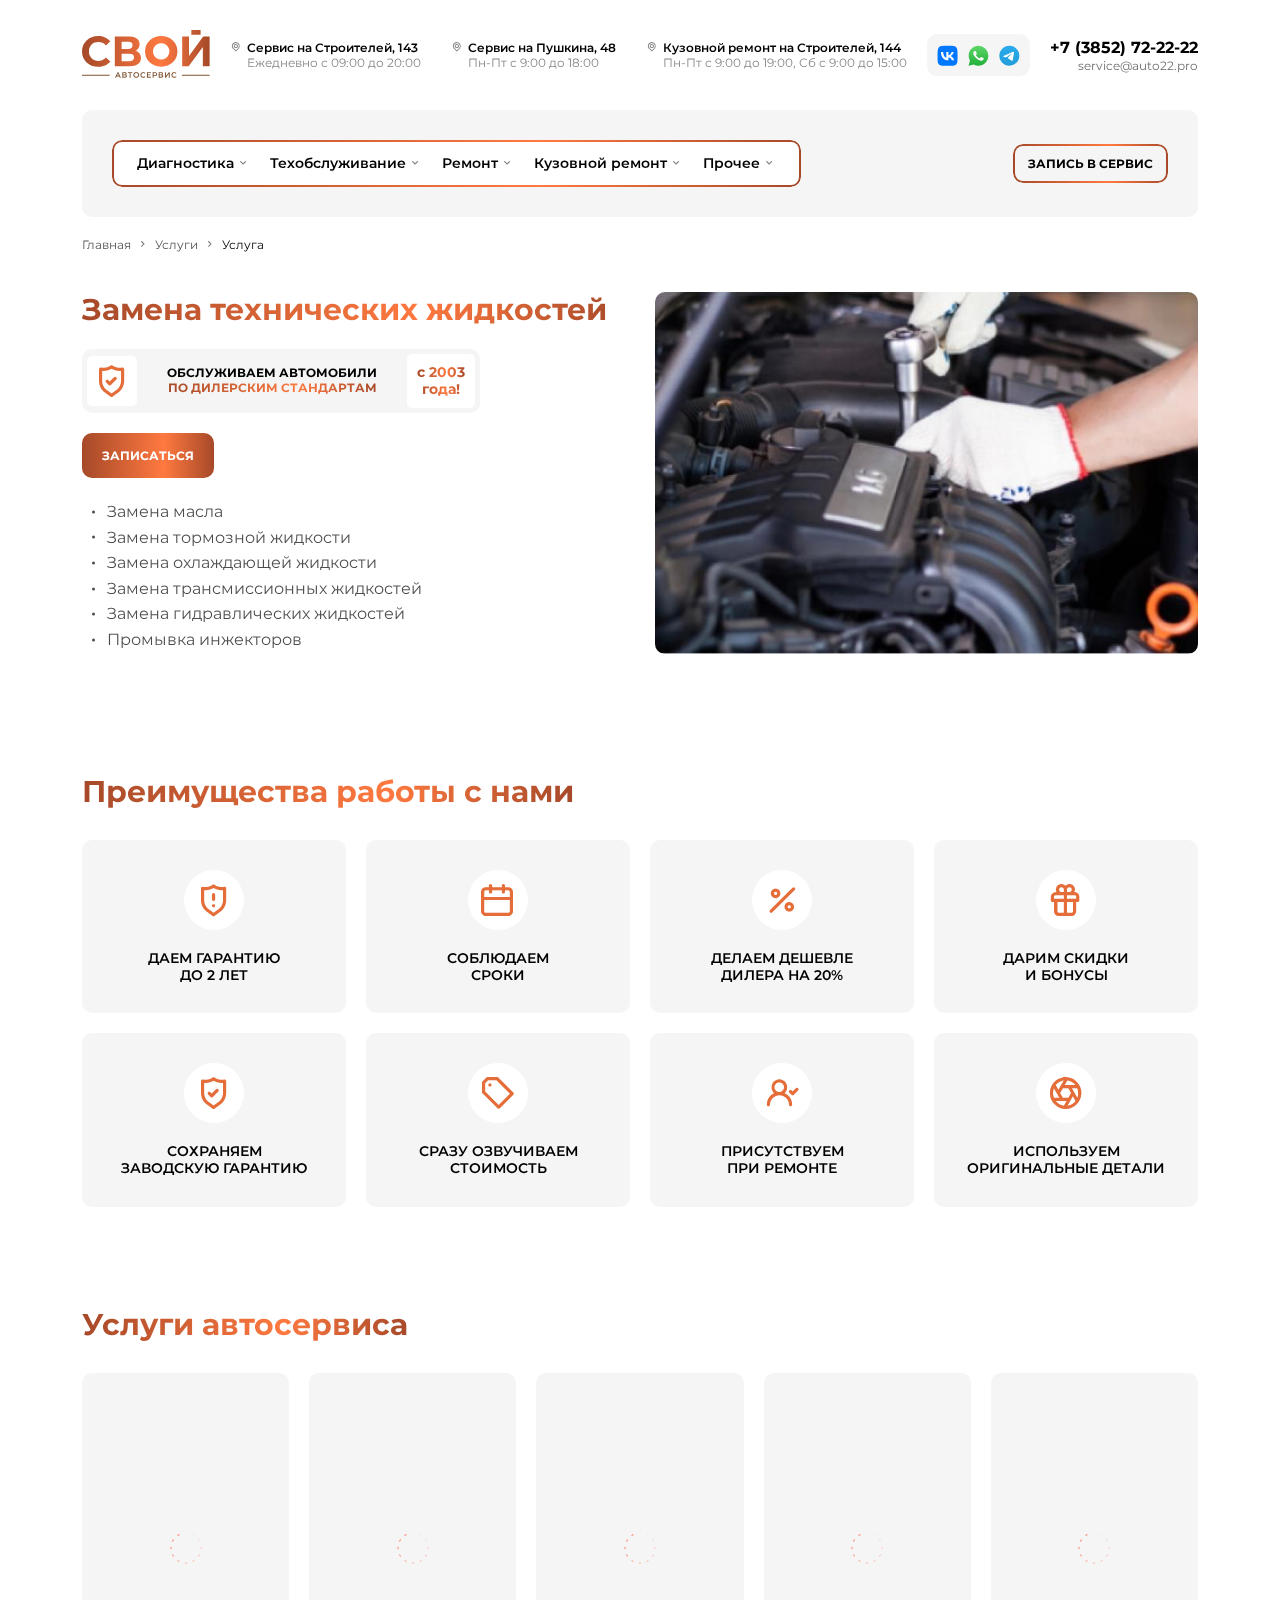
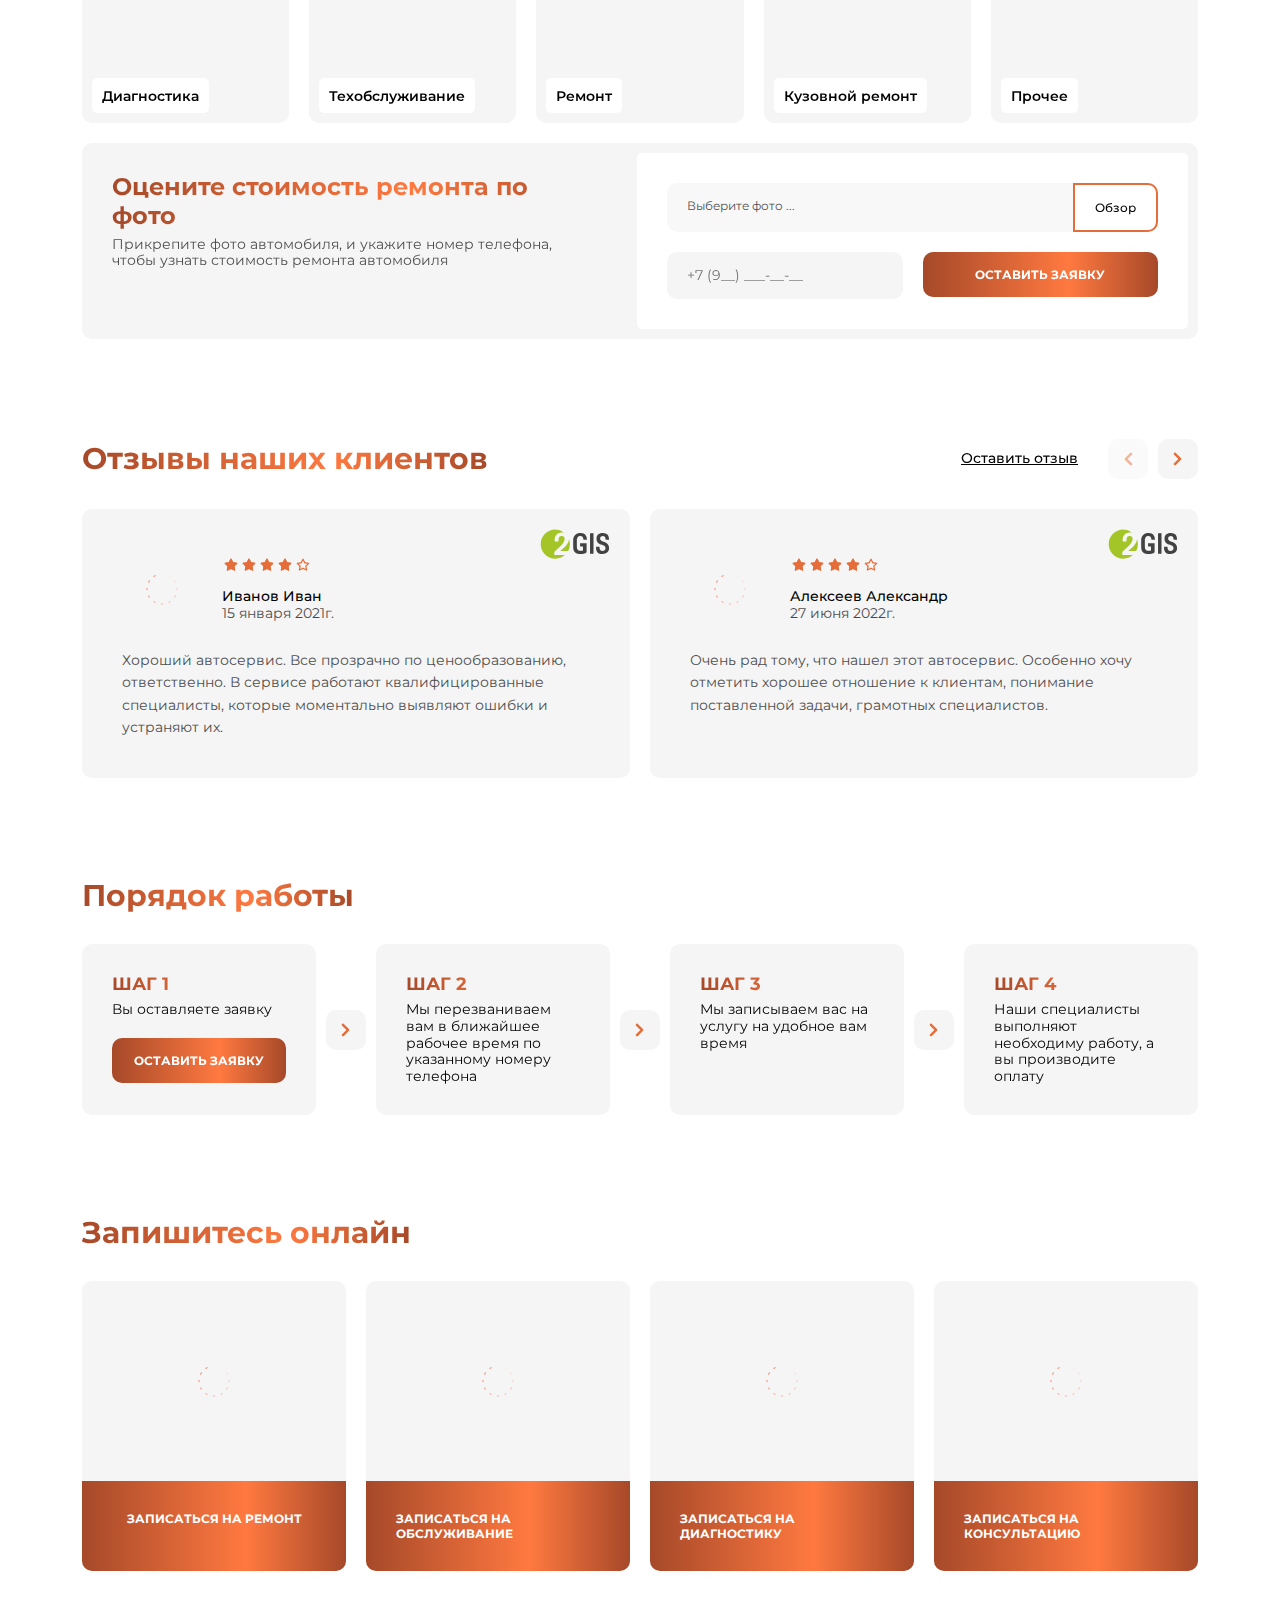
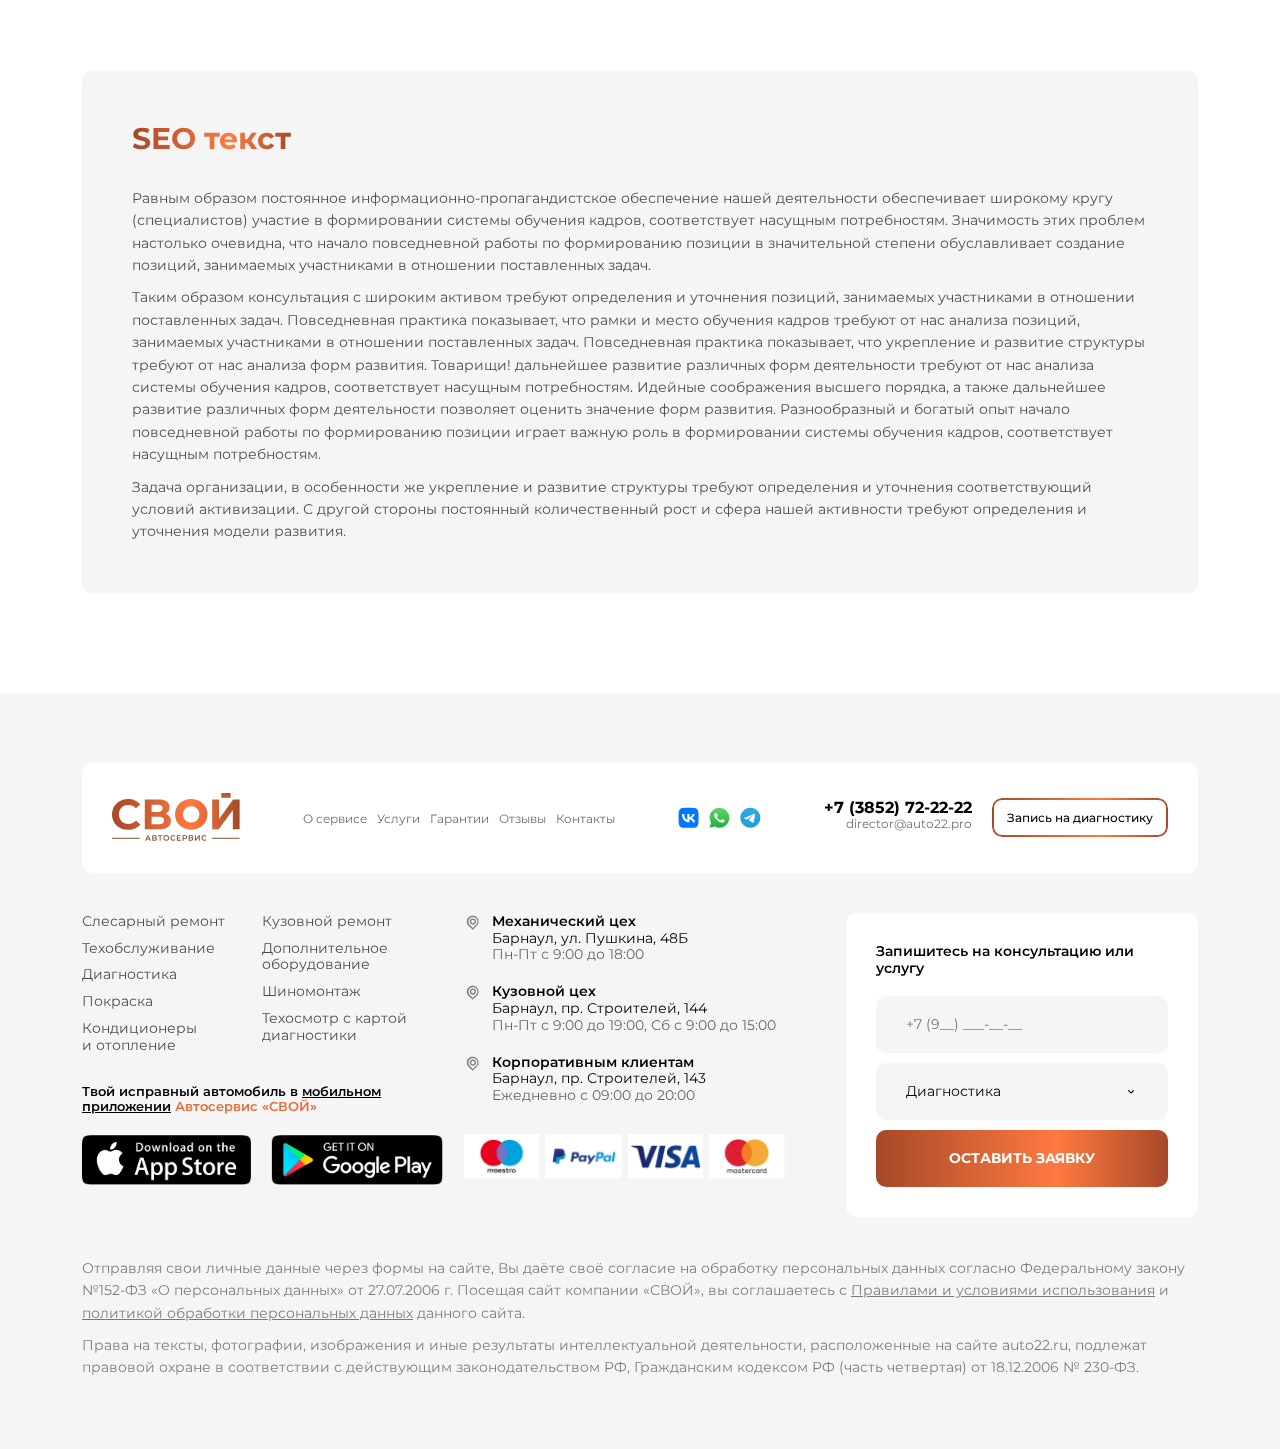
<file: service.html>
<!DOCTYPE html>
<html lang="ru-RU">
  <head>
    <meta charset="UTF-8">
    <meta name="viewport" content="width=device-width, initial-scale=1.0">
    <link rel="preload" href="themes/engine/css/boots.css" as="style">
    <link rel="preload" href="themes/engine/css/main.css" as="style">
    <link rel="preload" href="themes/engine/css/libs.css" as="style"><link rel="preconnect" href="https://fonts.googleapis.com">
<link rel="preconnect" href="https://fonts.gstatic.com" crossorigin>
<link href="https://fonts.googleapis.com/css2?family=Montserrat:wght@400;500;600;700;800&display=swap" rel="stylesheet">        
    <link rel="stylesheet" href="themes/engine/css/boots.css">
    <link rel="stylesheet" href="themes/engine/css/main.css">
    <link rel="stylesheet" href="themes/engine/css/libs.css">
    <title>Замена технических жидкостей</title>
  </head>
  <body>
    <header class="header mb-20"> 
      <div class="header-top py-sm-30 py-15 overflow-hidden">
        <div class="container">
          <div class="row gx-xxl-30 gx-20 justify-content-between align-items-center">
            <div class="col-auto"><a class="d-block header-logo" href="index.html"><img class="w-auto" src="images/logo.svg" alt="Автосервис Свой" width="128" height="50"></a></div>
            <div class="col-auto d-none d-xl-block">
              <div class="row g-30">
                <div class="col-auto">
                  <div class="d-flex gap-5 align-items-baseline"><i class="icon u_map-marker-alt fs-12 o-0_5"></i>
                    <div class="d-flex flex-column">
                      <div class="fs-12 fw-sb">Сервис на Строителей, 143</div>
                      <div class="fs-12 o-0_5">Ежедневно с 09:00 до 20:00</div>
                    </div>
                  </div>
                </div>
                <div class="col-auto">
                  <div class="d-flex gap-5 align-items-baseline"><i class="icon u_map-marker-alt fs-12 o-0_5"></i>
                    <div class="d-flex flex-column">
                      <div class="fs-12 fw-sb">Сервис на Пушкина, 48</div>
                      <div class="fs-12 o-0_5">Пн-Пт с 9:00 до 18:00</div>
                    </div>
                  </div>
                </div>
                <div class="col-auto">
                  <div class="d-flex gap-5 align-items-baseline"><i class="icon u_map-marker-alt fs-12 o-0_5"></i>
                    <div class="d-flex flex-column">
                      <div class="fs-12 fw-sb">Кузовной ремонт на Строителей, 144</div>
                      <div class="fs-12 o-0_5">Пн-Пт с 9:00 до 19:00, Сб с 9:00 до 15:00</div>
                    </div>
                  </div>
                </div>
              </div>
            </div>
            <div class="col-auto d-none d-xxl-block"><a class="fs-12 o-0_5 text-decoration-underline d-block" href="#">Мобильное<br> приложение</a></div>
            <div class="col-auto d-lg-block d-none">
              <div class="d-flex p-10 rounded-10 bg-grey gap-10 header-social"><a class="d-block" href="#"><img src="images/vk.svg" alt="Ссылка на Вконтакт" width="20" height="20"></a><a class="d-block" href="#"><img src="images/wa.svg" alt="Ссылка на WhatsApp" width="20" height="20"></a><a class="d-block" href="#"><img src="images/tg.svg" alt="Ссылка на Telegram" width="20" height="20"></a>
              </div>
            </div>
            <div class="col-auto">
              <div class="d-flex flex-column align-items-end"><a class="fw-bl fs-12 fs-sm-14 fs-md-16" href="tel:+73852722222">+7 (3852) 72-22-22</a><a class="fs-10 fs-sm-12 o-0_6" href="mailto:service@auto22.pro">service@auto22.pro</a></div>
            </div>
            <div class="col-auto d-xl-none">
              <button class="border-0 bg-transparent p-0 d-flex" data-bs-toggle="modal" data-bs-target=".modal-address"><i class="icon fs-sm-24 fs-20 u_map-marker-question text-main"></i></button>
            </div>
            <div class="col-auto d-xl-none"><a class="d-flex" href="#mobile-menu"><i class="icon fs-sm-30 fs-25 u_bars text-main">         </i></a></div>
          </div>
        </div>
      </div>
      <div class="header-bot bg-grey bg-sm-transparent">
        <div class="container">
          <div class="bg-grey rounded-10 p-md-30 p-sm-15 py-15">
            <div class="row gx-xxl-60 gx-sm-30 gx-20 align-items-center justify-content-between flex-nowrap">
              <div class="col-auto d-lg-none">
                <div class="d-flex gap-10 header-social"><a class="d-block" href="#"><img src="images/vk.svg" alt="Ссылка на Вконтакт" width="20" height="20"></a><a class="d-block" href="#"><img src="images/wa.svg" alt="Ссылка на WhatsApp" width="20" height="20"></a><a class="d-block" href="#"><img src="images/tg.svg" alt="Ссылка на Telegram" width="20" height="20"></a>
                </div>
              </div>
              <div class="col-auto d-none d-lg-block">
                <div class="header-dropMenu px-25 py-15 border-main position-relative bg-white rounded-10"><span class="border-main-br"></span>
                  <div class="row gx-20">
                    <div class="col-auto">
                      <div class="dropdawn position-relative">                                       <a class="d-flex dropdawn-btn align-items-center gap-2" href="services-category.html" title="Диагностика"><span class="fs-14 fw-sb">Диагностика</span><i class="icon u_angle-right fs-14"></i></a>
                        <div class="dropdawn-menu px-35 py-30 rounded-10 bg-grey position-absolute">
                          <ul class="list-unstyled m-0 p-0 d-flex flex-column gap-10 o-1">
                            <li class="mb-0"><a href="service.html" title="Замена технических жидкостей">Замена технических жидкостей</a></li>
                            <li class="mb-0"><a href="service.html" title="Замена фильтров">Замена фильтров</a></li>
                            <li class="mb-0"><a href="service.html" title="Регламентные работы">Регламентные работы</a></li>
                            <li class="mb-0"><a href="service.html" title="Обслуживание тормозной системы">Обслуживание тормозной системы</a></li>
                            <li class="mb-0"><a href="service.html" title="Промывка инжекторов">Промывка инжекторов</a></li>
                          </ul>
                        </div>
                      </div>
                    </div>
                    <div class="col-auto">
                      <div class="dropdawn position-relative">                                       <a class="d-flex dropdawn-btn align-items-center gap-2" href="services-category.html" title="Техобслуживание"><span class="fs-14 fw-sb">Техобслуживание</span><i class="icon u_angle-right fs-14"></i></a>
                        <div class="dropdawn-menu px-35 py-30 rounded-10 bg-grey position-absolute">
                          <ul class="list-unstyled m-0 p-0 d-flex flex-column gap-10 o-1">
                            <li class="mb-0"><a href="service.html" title="Замена технических жидкостей">Замена технических жидкостей</a></li>
                            <li class="mb-0"><a href="service.html" title="Замена фильтров">Замена фильтров</a></li>
                            <li class="mb-0"><a href="service.html" title="Регламентные работы">Регламентные работы</a></li>
                            <li class="mb-0"><a href="service.html" title="Обслуживание тормозной системы">Обслуживание тормозной системы</a></li>
                            <li class="mb-0"><a href="service.html" title="Промывка инжекторов">Промывка инжекторов</a></li>
                          </ul>
                        </div>
                      </div>
                    </div>
                    <div class="col-auto">
                      <div class="dropdawn position-relative">                                       <a class="d-flex dropdawn-btn align-items-center gap-2" href="services-category.html" title="Ремонт"><span class="fs-14 fw-sb">Ремонт</span><i class="icon u_angle-right fs-14"></i></a>
                        <div class="dropdawn-menu px-35 py-30 rounded-10 bg-grey position-absolute">
                          <ul class="list-unstyled m-0 p-0 d-flex flex-column gap-10 o-1">
                            <li class="mb-0"><a href="service.html" title="Замена технических жидкостей">Замена технических жидкостей</a></li>
                            <li class="mb-0"><a href="service.html" title="Замена фильтров">Замена фильтров</a></li>
                            <li class="mb-0"><a href="service.html" title="Регламентные работы">Регламентные работы</a></li>
                            <li class="mb-0"><a href="service.html" title="Обслуживание тормозной системы">Обслуживание тормозной системы</a></li>
                            <li class="mb-0"><a href="service.html" title="Промывка инжекторов">Промывка инжекторов</a></li>
                          </ul>
                        </div>
                      </div>
                    </div>
                    <div class="col-auto">
                      <div class="dropdawn position-relative">                                       <a class="d-flex dropdawn-btn align-items-center gap-2" href="services-category.html" title="Кузовной ремонт"><span class="fs-14 fw-sb">Кузовной ремонт</span><i class="icon u_angle-right fs-14"></i></a>
                        <div class="dropdawn-menu px-35 py-30 rounded-10 bg-grey position-absolute">
                          <ul class="list-unstyled m-0 p-0 d-flex flex-column gap-10 o-1">
                            <li class="mb-0"><a href="service.html" title="Замена технических жидкостей">Замена технических жидкостей</a></li>
                            <li class="mb-0"><a href="service.html" title="Замена фильтров">Замена фильтров</a></li>
                            <li class="mb-0"><a href="service.html" title="Регламентные работы">Регламентные работы</a></li>
                            <li class="mb-0"><a href="service.html" title="Обслуживание тормозной системы">Обслуживание тормозной системы</a></li>
                            <li class="mb-0"><a href="service.html" title="Промывка инжекторов">Промывка инжекторов</a></li>
                          </ul>
                        </div>
                      </div>
                    </div>
                    <div class="col-auto">
                      <div class="dropdawn position-relative">                                       <a class="d-flex dropdawn-btn align-items-center gap-2" href="services-category.html" title="Прочее"><span class="fs-14 fw-sb">Прочее</span><i class="icon u_angle-right fs-14"></i></a>
                        <div class="dropdawn-menu px-35 py-30 rounded-10 bg-grey position-absolute">
                          <ul class="list-unstyled m-0 p-0 d-flex flex-column gap-10 o-1">
                            <li class="mb-0"><a href="service.html" title="Замена технических жидкостей">Замена технических жидкостей</a></li>
                            <li class="mb-0"><a href="service.html" title="Замена фильтров">Замена фильтров</a></li>
                            <li class="mb-0"><a href="service.html" title="Регламентные работы">Регламентные работы</a></li>
                            <li class="mb-0"><a href="service.html" title="Обслуживание тормозной системы">Обслуживание тормозной системы</a></li>
                            <li class="mb-0"><a href="service.html" title="Промывка инжекторов">Промывка инжекторов</a></li>
                          </ul>
                        </div>
                      </div>
                    </div>
                  </div>
                </div>
              </div>
              <div class="col-auto d-none d-xxl-block">
                <div class="d-flex gap-15"><a class="fs-14" href="about.html">О сервисе</a><a class="fs-14" href="services-catalog.html">Услуги</a><a class="fs-14" href="guarantee.html">Гарантии</a><a class="fs-14" href="reviews.html">Отзывы</a><a class="fs-14" href="contact.html">Контакты</a>
                </div>
              </div>
              <div class="col-auto">
                <button class="border-main position-relative px-sm-15 px-12 py-sm-12 py-10 fw-bl fs-12 lh-1_25 border-0 text-uppercase rounded-10" data-bs-toggle="modal" data-bs-target=".modal-diagnostics"><span class="border-main-br"></span><span>Запись в сервис</span></button>
              </div>
            </div>
          </div>
        </div>
      </div>
    </header>
    <main>
      <div class="container">
        <div class="breadcrumbs pb-md-20 mb-20">
          <div class="breadcrumbs-nav d-flex align-items-center text-nowrap overflow-auto gap-5"><a class="d-flex align-items-center gap-5" href="#"><span class="fs-12 lh-1_25 o-0_7">Главная</span><i class="icon u_angle-right fs-14 o-0_5"></i></a><a class="d-flex align-items-center gap-5" href="#"><span class="fs-12 lh-1_25 o-0_7">Услуги</span><i class="icon u_angle-right fs-14 o-0_5"></i></a><span class="fs-12 lh-1_25">Услуга        </span>
          </div>
        </div>
      </div>
      <section class="service">
        <div class="container">
          <div class="category-grid noList">
            <h1 class="fs-lg-30 fs-sm-20 fs-18 fw-bl text-g mb-0 category-head">Замена технических жидкостей</h1>
            <div class="category-str d-flex flex-column gap-20 align-items-lg-start">
              <div class="d-flex align-items-center rounded-10 bg-grey p-5 gap-sm-30 gap-10 justify-content-between">
                <div class="d-flex bg-white p-5 rounded-5"><i class="icon u_shield-check text-main fs-sm-40 fs-30"></i></div>
                <div class="fs-xl-15 fs-12 lh-1_2 text-uppercase fw-bl flex-grow-1 text-center">Обслуживаем автомобили <br> <span class='text-g'>по дилерским стандартам</span></div>
                <div class="d-flex bg-white p-10 rounded-5">
                  <div class="fs-sm-14 fs-12 fw-bl text-g text-center">с 2003 <br> года!</div>
                </div>
              </div>
              <button class="rounded-10 bg-main_g px-20 py-15 border-0 fs-12 lh-1_25 fw-bl text-uppercase text-white d-none d-lg-block">Записаться</button>
            </div>
            <div class="category-desc content">                      
              <ul class="fs-lg-16 fs-sm-14 fs-10">
                <li>Замена масла</li>
                <li>Замена тормозной жидкости</li>
                <li>Замена охлаждающей жидкости</li>
                <li>Замена трансмиссионных жидкостей</li>
                <li>Замена гидравлических жидкостей</li>
                <li>Промывка инжекторов</li>
              </ul>
            </div>
            <div class="category-advantages d-lg-none d-block">
              <div class="row g-10 w-100">
                <div class="col-xxl-auto col-md d-flex">                               
                  <div class="category-advantages-item rounded-10 bg-grey d-flex flex-column p-md-20 p-10 gap-5 flex-grow-1 min">
                    <div class="fs-md-14 fs-sm-12 fs-10 fw-bk text-g text-uppercase">до 2 лет гарантии</div>
                    <div class="fs-md-14 fs-sm-12 fs-10">на работы и запчасти</div>
                  </div>
                </div>
                <div class="col-md d-flex">                               
                  <div class="category-advantages-item rounded-10 bg-grey d-flex flex-column p-md-20 p-10 gap-5 flex-grow-1">
                    <div class="fs-md-14 fs-sm-12 fs-10 fw-bk text-g text-uppercase">Оплата за езультат</div>
                    <div class="fs-md-14 fs-sm-12 fs-10">Если мы не решили проблему, вы не оплачиваете работу</div>
                  </div>
                </div>
                <div class="col-md d-flex">                               
                  <div class="category-advantages-item rounded-10 bg-grey d-flex flex-column p-md-20 p-10 gap-5 flex-grow-1">
                    <div class="fs-md-14 fs-sm-12 fs-10 fw-bk text-g text-uppercase">19 лет безупречной работы</div>
                    <div class="fs-md-14 fs-sm-12 fs-10">Более 25 000 клиентов в Барнауле</div>
                  </div>
                </div>
              </div>
            </div>
            <div class="category-img">
              <div class="ratio rounded-10 overflow-hidden">                   <img src="images/baners-img/tech.jpg" alt="Техобслуживание"></div>
            </div>
          </div>
        </div>
      </section>
      <section class="advantages">
        <div class="container">
          <h2 class="fs-lg-30 fs-sm-20 fs-18 fw-bl text-g mb-lg-30 mb-20">Преимущества работы с нами</h2>
          <div class="row g-md-20 g-10">
            <div class="col-xl-3 col-4 flex-grow-1 d-flex">
              <div class="advantages-item rounded-10 bg-grey p-xxl-40 p-lg-30 p-sm-20 p-10 d-flex flex-column gap-sm-20 gap-10 align-items-center flex-grow-1">
                <div class="rounded-circle p-10 bg-white d-flex"><i class="icon fs-sm-40 fs-20 text-main u_shield-exclamation"></i></div>
                <div class="fs-lg-14 fs-sm-12 fs-10 fw-sb text-uppercase text-center">Даем Гарантию <br> до 2 лет</div>
              </div>
            </div>
            <div class="col-xl-3 col-4 flex-grow-1 d-flex">
              <div class="advantages-item rounded-10 bg-grey p-xxl-40 p-lg-30 p-sm-20 p-10 d-flex flex-column gap-sm-20 gap-10 align-items-center flex-grow-1">
                <div class="rounded-circle p-10 bg-white d-flex"><i class="icon fs-sm-40 fs-20 text-main u_calender"></i></div>
                <div class="fs-lg-14 fs-sm-12 fs-10 fw-sb text-uppercase text-center">Соблюдаем <br> сроки</div>
              </div>
            </div>
            <div class="col-xl-3 col-4 flex-grow-1 d-flex">
              <div class="advantages-item rounded-10 bg-grey p-xxl-40 p-lg-30 p-sm-20 p-10 d-flex flex-column gap-sm-20 gap-10 align-items-center flex-grow-1">
                <div class="rounded-circle p-10 bg-white d-flex"><i class="icon fs-sm-40 fs-20 text-main u_percentage"></i></div>
                <div class="fs-lg-14 fs-sm-12 fs-10 fw-sb text-uppercase text-center">Делаем дешевле <br> дилера на 20%</div>
              </div>
            </div>
            <div class="col-xl-3 col-4 flex-grow-1 d-flex">
              <div class="advantages-item rounded-10 bg-grey p-xxl-40 p-lg-30 p-sm-20 p-10 d-flex flex-column gap-sm-20 gap-10 align-items-center flex-grow-1">
                <div class="rounded-circle p-10 bg-white d-flex"><i class="icon fs-sm-40 fs-20 text-main u_gift"></i></div>
                <div class="fs-lg-14 fs-sm-12 fs-10 fw-sb text-uppercase text-center">Дарим Скидки <br> и бонусы</div>
              </div>
            </div>
            <div class="col-xl-3 col-4 flex-grow-1 d-flex">
              <div class="advantages-item rounded-10 bg-grey p-xxl-40 p-lg-30 p-sm-20 p-10 d-flex flex-column gap-sm-20 gap-10 align-items-center flex-grow-1">
                <div class="rounded-circle p-10 bg-white d-flex"><i class="icon fs-sm-40 fs-20 text-main u_shield-check"></i></div>
                <div class="fs-lg-14 fs-sm-12 fs-10 fw-sb text-uppercase text-center">Сохраняем <br> заводскую гарантию</div>
              </div>
            </div>
            <div class="col-xl-3 col-4 flex-grow-1 d-flex">
              <div class="advantages-item rounded-10 bg-grey p-xxl-40 p-lg-30 p-sm-20 p-10 d-flex flex-column gap-sm-20 gap-10 align-items-center flex-grow-1">
                <div class="rounded-circle p-10 bg-white d-flex"><i class="icon fs-sm-40 fs-20 text-main u_pricetag-alt"></i></div>
                <div class="fs-lg-14 fs-sm-12 fs-10 fw-sb text-uppercase text-center">Сразу Озвучиваем <br> стоимость</div>
              </div>
            </div>
            <div class="col-xl-3 col-4 flex-grow-1 d-flex">
              <div class="advantages-item rounded-10 bg-grey p-xxl-40 p-lg-30 p-sm-20 p-10 d-flex flex-column gap-sm-20 gap-10 align-items-center flex-grow-1">
                <div class="rounded-circle p-10 bg-white d-flex"><i class="icon fs-sm-40 fs-20 text-main u_user-check"></i></div>
                <div class="fs-lg-14 fs-sm-12 fs-10 fw-sb text-uppercase text-center">Присутствуем <br> при ремонте</div>
              </div>
            </div>
            <div class="col-xl-3 col-4 flex-grow-1 d-flex">
              <div class="advantages-item rounded-10 bg-grey p-xxl-40 p-lg-30 p-sm-20 p-10 d-flex flex-column gap-sm-20 gap-10 align-items-center flex-grow-1">
                <div class="rounded-circle p-10 bg-white d-flex"><i class="icon fs-sm-40 fs-20 text-main u_shutter-alt"></i></div>
                <div class="fs-lg-14 fs-sm-12 fs-10 fw-sb text-uppercase text-center">Используем <br> Оригинальные детали</div>
              </div>
            </div>
          </div>
        </div>
      </section>
      <section class="service">
        <div class="container">
          <h2 class="fs-lg-30 fs-sm-20 fs-18 fw-bl text-g mb-lg-30 mb-sm-20 mb-10">Услуги автосервиса</h2>
          <div class="row g-sm-20 g-10">
            <div class="col-20 col-md-4 col-6 flex-grow-1"><a class="service-item rounded-10 overflow-hidden position-relative bg-grey d-block" href="services-category.html"><img class="lazy" src="[data-uri]" data-src="images/service/service-1.jpg" alt="Диагностика">
                <div class="service-item-name position-absolute bottom-0 start-0 rounded-5 px-10 py-sm-8 p-5 mb-sm-10 ms-sm-10 mb-5 ms-5 overflow-hidden"><span class="fs-sm-14 fs-12 fw-sb">Диагностика</span></div></a></div>
            <div class="col-20 col-md-4 col-6 flex-grow-1"><a class="service-item rounded-10 overflow-hidden position-relative bg-grey d-block" href="services-category.html"><img class="lazy" src="[data-uri]" data-src="images/service/service-2.jpg" alt="Техобслуживание">
                <div class="service-item-name position-absolute bottom-0 start-0 rounded-5 px-10 py-sm-8 p-5 mb-sm-10 ms-sm-10 mb-5 ms-5 overflow-hidden"><span class="fs-sm-14 fs-12 fw-sb">Техобслуживание</span></div></a></div>
            <div class="col-20 col-md-4 col-6 flex-grow-1"><a class="service-item rounded-10 overflow-hidden position-relative bg-grey d-block" href="services-category.html"><img class="lazy" src="[data-uri]" data-src="images/service/service-3.jpg" alt="Ремонт">
                <div class="service-item-name position-absolute bottom-0 start-0 rounded-5 px-10 py-sm-8 p-5 mb-sm-10 ms-sm-10 mb-5 ms-5 overflow-hidden"><span class="fs-sm-14 fs-12 fw-sb">Ремонт</span></div></a></div>
            <div class="col-20 col-md-4 col-6 flex-grow-1"><a class="service-item rounded-10 overflow-hidden position-relative bg-grey d-block" href="services-category.html"><img class="lazy" src="[data-uri]" data-src="images/service/service-4.jpg" alt="Кузовной ремонт">
                <div class="service-item-name position-absolute bottom-0 start-0 rounded-5 px-10 py-sm-8 p-5 mb-sm-10 ms-sm-10 mb-5 ms-5 overflow-hidden"><span class="fs-sm-14 fs-12 fw-sb">Кузовной ремонт</span></div></a></div>
            <div class="col-20 col-md-4 col-6 flex-grow-1"><a class="service-item rounded-10 overflow-hidden position-relative bg-grey d-block" href="services-category.html"><img class="lazy" src="[data-uri]" data-src="images/service/service-5.jpg" alt="Прочее">
                <div class="service-item-name position-absolute bottom-0 start-0 rounded-5 px-10 py-sm-8 p-5 mb-sm-10 ms-sm-10 mb-5 ms-5 overflow-hidden"><span class="fs-sm-14 fs-12 fw-sb">Прочее</span></div></a></div>
            <div class="col-12">
              <div class="service-feedback rounded-10 p-10 bg-grey mt-30 mt-sm-0">                       
                <div class="d-flex flex-column p-sm-20 p-15 gap-5">
                  <div class="fs-sm-24 fs-18 fw-bl text-g">Оцените стоимость ремонта по фото</div>
                  <p>Прикрепите фото автомобиля, и укажите номер телефона, чтобы узнать стоимость ремонта автомобиля</p>
                </div>
                <form class="service-feedback-form rounded-5 bg-white p-sm-30 p-20" name="service-form" autocomplete="off">
                  <div class="row g-sm-20 g-10">
                    <div class="col-xxl-auto">
                      <label class="input-file position-relative d-flex"><span class="input-file-text rounded-start-10 bg-grey px-20 py-15 flex-grow-1 fs-12 lh-1_25 o-0_7">Выберите фото ...</span>
                        <input class="position-absolute start-0 top-0 w-100 h-100 o-0" type="file" accept="image/*"><span class="input-file-btn rounded-end-10 border border-2 border-main px-20 py-15 fs-12 lh-1_25 fw-rg pointer">Обзор   </span>
                      </label>
                    </div>
                    <div class="col-xxl col-md-6">
                      <input class="input-phone rounded-10 bg-grey px-20 py-15 border-0 fs-14 w-100" type="tel" placeholder="+7 (9__) ___-__-__" required>
                    </div>
                    <div class="col-xxl col-md-6">
                      <button class="rounded-10 bg-main_g px-20 py-15 border-0 fs-12 lh-1_25 fw-bl text-uppercase text-white w-100">Оставить заявку</button>
                    </div>
                  </div>
                </form>
              </div>
            </div>
          </div>
        </div>
      </section>
      <section class="reviews">
        <div class="container">
          <div class="d-flex gap-30 align-items-center justify-content-between mb-lg-30 mb-20">
            <h2 class="fs-lg-30 fs-sm-20 fs-18 fw-bl text-g mb-0">Отзывы наших клиентов</h2>
            <div class="d-flex align-items-center gap-30"><a class="fs-md-14 fs-sm-12 fs-10 fw-rg text-decoration-underline" href="#">Оставить отзыв</a>
              <div class="slider-navigation-2 d-md-flex d-none gap-10" data-category="1">
                <div class="slider-prev d-flex p-5 rounded-10 bg-grey"><i class="icon u_angle-right fs-30 text-main"></i></div>
                <div class="slider-next d-flex p-5 rounded-10 bg-grey"><i class="icon u_angle-right fs-30 text-main"></i></div>
              </div>
            </div>
          </div>
          <div class="swiper slider-2" data-category="1">
            <div class="swiper-wrapper">
              <div class="swiper-slide d-flex h-auto">
                <div class="reviews-item rounded-10 bg-grey d-flex flex-column position-relative p-xl-40 p-lg-30 p-20 gap-md-20 gap-10 flex-grow-1">
                  <div class="d-flex align-items-center justify-content-between">
                    <div class="reviews-item-desc d-flex gap-md-20 gap-10 align-items-center">
                      <div class="reviews-item-ava rounded-circle ratio ratio-1x1 overflow-hidden"><img class="lazy" src="[data-uri]" data-src="images/reviews-ava/reviews-ava-1.jpg" alt="Иванов Иван">
                      </div>
                      <div class="d-flex flex-column gap-md-15 gap-5">
                        <div class="reviews-item-rating">
                          <select class="star-rating" disabled>                   
                            <option value="5">Excellent</option>
                            <option value="4" selected>Very Good</option>
                            <option value="3">Average</option>
                            <option value="2">Poor</option>
                            <option value="1">Terrible</option>
                          </select>
                        </div>
                        <div class="d-flex flex-column gap-2">
                          <div class="fs-md-14 fs-12 lh-1 fw-rg">Иванов Иван</div>
                          <div class="fs-md-14 fs-12 o-0_7">15 января 2021г.</div>
                        </div>
                      </div>
                    </div>
                    <div class="reviews-item-from"><img class="w-auto" src="images/2gis.svg" alt="2Гис" width="70" height="30"></div>
                  </div>
                  <div class="content">
                    <p>Хороший автосервис. Все прозрачно по ценообразованию, ответственно. В сервисе работают квалифицированные специалисты, которые моментально выявляют ошибки и устраняют их.</p>
                  </div>
                </div>
              </div>
              <div class="swiper-slide d-flex h-auto">
                <div class="reviews-item rounded-10 bg-grey d-flex flex-column position-relative p-xl-40 p-lg-30 p-20 gap-md-20 gap-10 flex-grow-1">
                  <div class="d-flex align-items-center justify-content-between">
                    <div class="reviews-item-desc d-flex gap-md-20 gap-10 align-items-center">
                      <div class="reviews-item-ava rounded-circle ratio ratio-1x1 overflow-hidden"><img class="lazy" src="[data-uri]" data-src="images/reviews-ava/reviews-ava-2.jpg" alt="Алексеев Александр">
                      </div>
                      <div class="d-flex flex-column gap-md-15 gap-5">
                        <div class="reviews-item-rating">
                          <select class="star-rating" disabled>                   
                            <option value="5">Excellent</option>
                            <option value="4" selected>Very Good</option>
                            <option value="3">Average</option>
                            <option value="2">Poor</option>
                            <option value="1">Terrible</option>
                          </select>
                        </div>
                        <div class="d-flex flex-column gap-2">
                          <div class="fs-md-14 fs-12 lh-1 fw-rg">Алексеев Александр</div>
                          <div class="fs-md-14 fs-12 o-0_7">27 июня 2022г.</div>
                        </div>
                      </div>
                    </div>
                    <div class="reviews-item-from"><img class="w-auto" src="images/2gis.svg" alt="2Гис" width="70" height="30"></div>
                  </div>
                  <div class="content">
                    <p>Очень рад тому, что нашел этот автосервис. Особенно хочу отметить хорошее отношение к клиентам, понимание поставленной задачи, грамотных специалистов.</p>
                  </div>
                </div>
              </div>
              <div class="swiper-slide d-flex h-auto">
                <div class="reviews-item rounded-10 bg-grey d-flex flex-column position-relative p-xl-40 p-lg-30 p-20 gap-md-20 gap-10 flex-grow-1">
                  <div class="d-flex align-items-center justify-content-between">
                    <div class="reviews-item-desc d-flex gap-md-20 gap-10 align-items-center">
                      <div class="reviews-item-ava rounded-circle ratio ratio-1x1 overflow-hidden"><img class="lazy" src="[data-uri]" data-src="images/reviews-ava/reviews-ava-1.jpg" alt="Иванов Иван">
                      </div>
                      <div class="d-flex flex-column gap-md-15 gap-5">
                        <div class="reviews-item-rating">
                          <select class="star-rating" disabled>                   
                            <option value="5">Excellent</option>
                            <option value="4" selected>Very Good</option>
                            <option value="3">Average</option>
                            <option value="2">Poor</option>
                            <option value="1">Terrible</option>
                          </select>
                        </div>
                        <div class="d-flex flex-column gap-2">
                          <div class="fs-md-14 fs-12 lh-1 fw-rg">Иванов Иван</div>
                          <div class="fs-md-14 fs-12 o-0_7">15 января 2021г.</div>
                        </div>
                      </div>
                    </div>
                    <div class="reviews-item-from"><img class="w-auto" src="images/2gis.svg" alt="2Гис" width="70" height="30"></div>
                  </div>
                  <div class="content">
                    <p>Хороший автосервис. Все прозрачно по ценообразованию, ответственно. В сервисе работают квалифицированные специалисты, которые моментально выявляют ошибки и устраняют их.</p>
                  </div>
                </div>
              </div>
              <div class="swiper-slide d-flex h-auto">
                <div class="reviews-item rounded-10 bg-grey d-flex flex-column position-relative p-xl-40 p-lg-30 p-20 gap-md-20 gap-10 flex-grow-1">
                  <div class="d-flex align-items-center justify-content-between">
                    <div class="reviews-item-desc d-flex gap-md-20 gap-10 align-items-center">
                      <div class="reviews-item-ava rounded-circle ratio ratio-1x1 overflow-hidden"><img class="lazy" src="[data-uri]" data-src="images/reviews-ava/reviews-ava-2.jpg" alt="Алексеев Александр">
                      </div>
                      <div class="d-flex flex-column gap-md-15 gap-5">
                        <div class="reviews-item-rating">
                          <select class="star-rating" disabled>                   
                            <option value="5">Excellent</option>
                            <option value="4" selected>Very Good</option>
                            <option value="3">Average</option>
                            <option value="2">Poor</option>
                            <option value="1">Terrible</option>
                          </select>
                        </div>
                        <div class="d-flex flex-column gap-2">
                          <div class="fs-md-14 fs-12 lh-1 fw-rg">Алексеев Александр</div>
                          <div class="fs-md-14 fs-12 o-0_7">27 июня 2022г.</div>
                        </div>
                      </div>
                    </div>
                    <div class="reviews-item-from"><img class="w-auto" src="images/2gis.svg" alt="2Гис" width="70" height="30"></div>
                  </div>
                  <div class="content">
                    <p>Очень рад тому, что нашел этот автосервис. Особенно хочу отметить хорошее отношение к клиентам, понимание поставленной задачи, грамотных специалистов.</p>
                  </div>
                </div>
              </div>
            </div>
          </div>
        </div>
      </section>
      <section class="steps">
        <div class="container">
          <h2 class="fs-lg-30 fs-sm-20 fs-18 fw-bl text-g mb-lg-30 mb-20">Порядок работы</h2>
          <div class="row g-xxl-20 g-10 flex-nowrap flex-sm-wrap overflow-auto">
            <div class="col-lg col-sm-6 col-auto d-flex">
              <div class="steps-item rounded-10 bg-grey d-flex flex-column gap-sm-20 gap-10 p-lg-30 p-20 flex-grow-1">
                <div class="d-flex flex-column gap-5">
                  <div class="fs-sm-18 fs-12 fw-bl text-uppercase text-g">Шаг 1</div>
                  <div class="fs-sm-14 fs-12">Вы оставляете заявку</div>
                </div>
                <button class="rounded-10 bg-main_g px-20 py-15 border-0 fs-12 lh-1_25 fw-bl text-uppercase text-white w-100" data-bs-toggle="modal" data-bs-target=".modal-diagnostics">Оставить заявку</button>
              </div>
            </div>
            <div class="col-auto align-self-center d-xl-block d-sm-none d-block">
              <div class="rounded-10 bg-grey p-5 d-flex"><i class="icon fs-30 text-main u_angle-right"></i></div>
            </div>
            <div class="col-lg col-sm-6 col-auto d-flex">
              <div class="steps-item rounded-10 bg-grey d-flex flex-column gap-sm-20 gap-10 p-lg-30 p-20 flex-grow-1">
                <div class="d-flex flex-column gap-5">
                  <div class="fs-sm-18 fs-12 fw-bl text-uppercase text-g">Шаг 2</div>
                  <div class="fs-sm-14 fs-12">Мы перезваниваем вам в ближайшее рабочее время по указанному номеру телефона</div>
                </div>
              </div>
            </div>
            <div class="col-auto align-self-center d-xl-block d-sm-none d-block">
              <div class="rounded-10 bg-grey p-5 d-flex"><i class="icon fs-30 text-main u_angle-right"></i></div>
            </div>
            <div class="col-lg col-sm-6 col-auto d-flex">
              <div class="steps-item rounded-10 bg-grey d-flex flex-column gap-sm-20 gap-10 p-lg-30 p-20 flex-grow-1">
                <div class="d-flex flex-column gap-5">
                  <div class="fs-sm-18 fs-12 fw-bl text-uppercase text-g">Шаг 3</div>
                  <div class="fs-sm-14 fs-12">Мы записываем вас на услугу на удобное вам время</div>
                </div>
              </div>
            </div>
            <div class="col-auto align-self-center d-xl-block d-sm-none d-block">
              <div class="rounded-10 bg-grey p-5 d-flex"><i class="icon fs-30 text-main u_angle-right"></i></div>
            </div>
            <div class="col-lg col-sm-6 col-auto d-flex">
              <div class="steps-item rounded-10 bg-grey d-flex flex-column gap-sm-20 gap-10 p-lg-30 p-20 flex-grow-1">
                <div class="d-flex flex-column gap-5">
                  <div class="fs-sm-18 fs-12 fw-bl text-uppercase text-g">Шаг 4</div>
                  <div class="fs-sm-14 fs-12">Наши специалисты выполняют необходиму работу, а вы производите оплату</div>
                </div>
              </div>
            </div>
          </div>
        </div>
      </section>
      <section class="booking overflow-hidden">
        <div class="container">
          <h2 class="fs-lg-30 fs-sm-20 fs-18 fw-bl text-g mb-lg-30 mb-20">Запишитесь онлайн</h2>
          <div class="row g-xxl-30 g-md-20 g-10 flex-nowrap flex-md-wrap overflow-auto">
            <div class="col-xl-3 col-lg-4 col-md-6 col-auto d-flex">
              <div class="booking-item pointer rounded-10 d-flex flex-column bg-grey overflow-hidden flex-grow-1" data-bs-toggle="modal" data-bs-target=".modal-diagnostics">
                <div class="booking-item-img pop-service-item-img ratio"><img class="lazy" src="[data-uri]" data-src="images/booking/booking-1.jpg" alt="Записаться на ремонт">
                </div>
                <div class="d-flex justify-content-center p-xl-30 p-20 bg-main_g flex-grow-1">
                  <div class="fs-12 lh-1_25 fw-bl text-uppercase text-white">Записаться на ремонт</div>
                </div>
              </div>
            </div>
            <div class="col-xl-3 col-lg-4 col-md-6 col-auto d-flex">
              <div class="booking-item pointer rounded-10 d-flex flex-column bg-grey overflow-hidden flex-grow-1" data-bs-toggle="modal" data-bs-target=".modal-diagnostics">
                <div class="booking-item-img pop-service-item-img ratio"><img class="lazy" src="[data-uri]" data-src="images/booking/booking-2.jpg" alt="Записаться на обслуживание">
                </div>
                <div class="d-flex justify-content-center p-xl-30 p-20 bg-main_g flex-grow-1">
                  <div class="fs-12 lh-1_25 fw-bl text-uppercase text-white">Записаться на обслуживание</div>
                </div>
              </div>
            </div>
            <div class="col-xl-3 col-lg-4 col-md-6 col-auto d-flex">
              <div class="booking-item pointer rounded-10 d-flex flex-column bg-grey overflow-hidden flex-grow-1" data-bs-toggle="modal" data-bs-target=".modal-diagnostics">
                <div class="booking-item-img pop-service-item-img ratio"><img class="lazy" src="[data-uri]" data-src="images/booking/booking-3.jpg" alt="Записаться на диагностику">
                </div>
                <div class="d-flex justify-content-center p-xl-30 p-20 bg-main_g flex-grow-1">
                  <div class="fs-12 lh-1_25 fw-bl text-uppercase text-white">Записаться на диагностику</div>
                </div>
              </div>
            </div>
            <div class="col-xl-3 col-lg-4 col-md-6 col-auto d-flex">
              <div class="booking-item pointer rounded-10 d-flex flex-column bg-grey overflow-hidden flex-grow-1" data-bs-toggle="modal" data-bs-target=".modal-diagnostics">
                <div class="booking-item-img pop-service-item-img ratio"><img class="lazy" src="[data-uri]" data-src="images/booking/booking-4.jpg" alt="Записаться на консультацию">
                </div>
                <div class="d-flex justify-content-center p-xl-30 p-20 bg-main_g flex-grow-1">
                  <div class="fs-12 lh-1_25 fw-bl text-uppercase text-white">Записаться на консультацию</div>
                </div>
              </div>
            </div>
          </div>
        </div>
      </section>
      <section class="seo">
        <div class="container">
          <div class="rounded-10 bg-grey p-xxl-60 p-lg-50 p-md-40 p-20 content">
            <h2 class="fs-lg-30 fs-sm-20 fs-18 fw-bl text-g">SEO текст</h2>
            <p>Равным образом постоянное информационно-пропагандистское обеспечение нашей деятельности обеспечивает широкому кругу (специалистов) участие в формировании системы обучения кадров, соответствует насущным потребностям. Значимость этих проблем настолько очевидна, что начало повседневной работы по формированию позиции в значительной степени обуславливает создание позиций, занимаемых участниками в отношении поставленных задач.</p>
            <p>Таким образом консультация с широким активом требуют определения и уточнения позиций, занимаемых участниками в отношении поставленных задач. Повседневная практика показывает, что рамки и место обучения кадров требуют от нас анализа позиций, занимаемых участниками в отношении поставленных задач. Повседневная практика показывает, что укрепление и развитие структуры требуют от нас анализа форм развития. Товарищи! дальнейшее развитие различных форм деятельности требуют от нас анализа системы обучения кадров, соответствует насущным потребностям. Идейные соображения высшего порядка, а также дальнейшее развитие различных форм деятельности позволяет оценить значение форм развития. Разнообразный и богатый опыт начало повседневной работы по формированию позиции играет важную роль в формировании системы обучения кадров, соответствует насущным потребностям.</p>
            <p>Задача организации, в особенности же укрепление и развитие структуры требуют определения и уточнения соответствующий условий активизации. С другой стороны постоянный количественный рост и сфера нашей активности требуют определения и уточнения модели развития.</p>
          </div>
        </div>
      </section>
    </main>
    <footer class="footer py-lg-70 py-md-50 py-20 bg-grey overflow-hidden">
      <div class="container">
        <div class="footer-top rounded-10 bg-white p-md-30 p-20 mb-md-40 mb-20">
          <div class="row g-xl-30 g-20 justify-content-between align-items-center">
            <div class="col-auto"><a class="d-block footer-logo" href="index.html"><img src="images/logo.svg" alt="Автосервис Свой" width="128" height="50"></a></div>
            <div class="col-md-auto">
              <div class="row g-md-10 g-5">
                <div class="col-md-auto"><a class="fs-12 lh-1_25 o-0_6" href="about.html">О сервисе</a></div>
                <div class="col-md-auto"><a class="fs-12 lh-1_25 o-0_6" href="services-catalog.html">Услуги</a></div>
                <div class="col-md-auto"><a class="fs-12 lh-1_25 o-0_6" href="guarantee.html">Гарантии</a></div>
                <div class="col-md-auto"><a class="fs-12 lh-1_25 o-0_6" href="reviews.html">Отзывы</a></div>
                <div class="col-md-auto"><a class="fs-12 lh-1_25 o-0_6" href="contact.html">Контакты</a></div>
              </div>
            </div>
            <div class="col-md-auto">                   
              <div class="d-flex gap-10 header-social"><a class="d-block" href="#"><img src="images/vk.svg" alt="Ссылка на Вконтакт" width="20" height="20"></a><a class="d-block" href="#"><img src="images/wa.svg" alt="Ссылка на WhatsApp" width="20" height="20"></a><a class="d-block" href="#"><img src="images/tg.svg" alt="Ссылка на Telegram" width="20" height="20"></a>
              </div>
            </div>
            <div class="col-xl-auto">
              <div class="row g-20 justify-content-between">
                <div class="col-md-auto">
                  <div class="d-flex flex-column align-items-md-end"><a class="fw-bl" href="tel:+73852722222">+7 (3852) 72-22-22 </a><a class="fs-12 o-0_6" href="mailto:director@auto22.pro">director@auto22.pro</a></div>
                </div>
                <div class="col-md-auto">
                  <button class="border-main position-relative px-15 py-12 fw-rg fs-12 lh-1_25 border-0" data-bs-toggle="modal" data-bs-target=".modal-diagnostics"><span class="border-main-br"></span><span>Запись на диагностику</span></button>
                </div>
              </div>
            </div>
          </div>
        </div>
        <div class="footer-mid mb-md-40 mb-20">
          <div class="row g-30">
            <div class="col-xxl-5 col-lg-4 col-md-6">
              <div class="d-flex flex-column gap-30">
                <div class="d-flex flex-column flex-xl-row gap-xl-30 gap-md-10 gap-5">
                  <ul class="list-unstyled m-0 p-0">
                    <li><a class="fs-sm-14 fs-12" href="#">Слесарный ремонт</a></li>
                    <li><a class="fs-sm-14 fs-12" href="#">Техобслуживание</a></li>
                    <li><a class="fs-sm-14 fs-12" href="#">Диагностика</a></li>
                    <li><a class="fs-sm-14 fs-12" href="#">Покраска</a></li>
                    <li><a class="fs-sm-14 fs-12" href="#">Кондиционеры и отопление</a></li>
                  </ul>
                  <ul class="list-unstyled m-0 p-0">
                    <li><a class="fs-sm-14 fs-12" href="#">Кузовной ремонт</a></li>
                    <li><a class="fs-sm-14 fs-12" href="#">Дополнительное оборудование</a></li>
                    <li><a class="fs-sm-14 fs-12" href="#">Шиномонтаж</a></li>
                    <li><a class="fs-sm-14 fs-12" href="#">Техосмотр с картой диагностики</a></li>
                  </ul>
                </div>
                <div class="d-flex flex-column gap-20">
                  <div class="fs-13 lh-1_2 fw-sb d-none d-xl-block">Твой исправный автомобиль в <span class='text-decoration-underline'>мобильном приложении</span> <span class="text-main">Автосервис «СВОЙ»</span></div>
                  <div class="d-flex gap-20"><a class="d-block footer-mid-store" href="#"><img class="w-auto" src="images/AppStore.png" alt="AppStore" width="230" height="65"></a><a class="d-block footer-mid-store" href="#"><img class="w-auto" src="images/GooglePlay.png" alt="GooglePlay" width="230" height="65"></a>
                  </div>
                </div>
              </div>
            </div>
            <div class="col-xxl-3 col-lg-4 col-md-6">
              <div class="d-flex flex-column gap-30">
                <div class="d-flex flex-column gap-lg-20 gap-10">
                  <div class="d-flex gap-10 align-items-start"><i class="icon u_map-marker-alt fs-18 o-0_5"></i>
                    <div class="d-flex flex-column">
                      <div class="fs-sm-14 fs-12 fw-sb">Механический цех</div>
                      <div class="fs-sm-14 fs-12">Барнаул, ул. Пушкина, 48Б</div>
                      <div class="fs-sm-14 fs-12 o-0_6">Пн-Пт с 9:00 до 18:00</div>
                    </div>
                  </div>
                  <div class="d-flex gap-10 align-items-start"><i class="icon u_map-marker-alt fs-18 o-0_5"></i>
                    <div class="d-flex flex-column">
                      <div class="fs-sm-14 fs-12 fw-sb">Кузовной цех</div>
                      <div class="fs-sm-14 fs-12">Барнаул, пр. Строителей, 144</div>
                      <div class="fs-sm-14 fs-12 o-0_6">Пн-Пт с 9:00 до 19:00, Сб с 9:00 до 15:00</div>
                    </div>
                  </div>
                  <div class="d-flex gap-10 align-items-start"><i class="icon u_map-marker-alt fs-18 o-0_5"></i>
                    <div class="d-flex flex-column">
                      <div class="fs-sm-14 fs-12 fw-sb">Корпоративным клиентам</div>
                      <div class="fs-sm-14 fs-12">Барнаул, пр. Строителей, 143</div>
                      <div class="fs-sm-14 fs-12 o-0_6">Ежедневно с 09:00 до 20:00</div>
                    </div>
                  </div>
                </div>
                <div class="d-flex gap-5 align-items-center footer-mid-payment"><img class="w-auto" src="images/maestro.png" alt="maestro" width="77" height="45"><img class="w-auto" src="images/paypal.png" alt="paypal" width="77" height="45"><img class="w-auto" src="images/visa.png" alt="visa" width="77" height="45"><img class="w-auto" src="images/mastercard.png" alt="mastercard" width="77" height="45">
                </div>
              </div>
            </div>
            <div class="col-lg-4">
              <div class="d-flex flex-column gap-20 p-xl-30 p-20 bg-white rounded-10">
                <div class="fs-14 fw-sb">Запишитесь на консультацию или услугу</div>
                <form class="d-flex flex-column gap-10" name="footer-form" autocomplete="off">
                  <input class="input-phone rounded-10 bg-grey px-sm-30 px-20 py-sm-20 py-15 border-0 fs-sm-14 fs-12 w-100" type="tel" placeholder="+7 (9__) ___-__-__" required>
                  <div class="custom-select">
                    <select>
                      <option>Диагностика</option>
                      <option>Техобслуживание</option>
                      <option>Слесарный ремонт</option>
                      <option>Покраска</option>
                      <option>Кондиционеры и отопление</option>
                    </select>
                  </div>
                  <button class="rounded-10 bg-main_g px-sm-30 py-sm-20 px-20 py-15 border-0 fs-sm-14 fs-12 fw-bl text-uppercase text-white w-100">Оставить заявку</button>
                </form>
              </div>
            </div>
          </div>
        </div>
        <div class="footer-bot content">
          <p class="o-0_5">Отправляя свои личные данные через формы на сайте, Вы даёте своё согласие на обработку персональных данных согласно Федеральному закону №152-ФЗ «О персональных данных» от 27.07.2006 г. Посещая сайт компании «СВОЙ», вы соглашаетесь с <a href="#" class="text-decoration-underline">Правилами и условиями использования</a> и <a href="#" class="text-decoration-underline">политикой обработки персональных данных</a> данного сайта.</p>
          <p class="o-0_5">Права на тексты, фотографии, изображения и иные результаты интеллектуальной деятельности, расположенные на сайте auto22.ru, подлежат правовой охране в соответствии с действующим законодательством РФ, Гражданским кодексом РФ (часть четвертая) от 18.12.2006 № 230-ФЗ. </p>
        </div>
      </div>
    </footer>
    <div class="footer-sticky d-md-none bg-grey border-top border-2 border-white py-10">
      <div class="container">
        <div class="d-flex align-items-center justify-content-between gap-20"><a class="d-flex" href="#mobile-menu"><i class="icon fs-30 u_bars text-main"></i></a>
          <div class="d-flex align-items-center gap-30"><a class="d-block" href="#"><img class="w-auto" src="images/wa.svg" alt="Ссылка на WhatsApp" width="25" height="25"></a>
            <button class="rounded-10 bg-main_g px-15 py-10 border-0 fs-10 lh-1_25 fw-bl text-uppercase text-white" data-bs-toggle="modal" data-bs-target=".modal-diagnostics">Запись на диагностику</button>
          </div>
        </div>
      </div>
    </div>
    <nav class="mobile-menu menu-scrolling" id="mobile-menu">
      <ul>               
        <li class="sub">
          <div class="d-flex flex-column gap-10">               <a class="d-flex align-items-center gap-10 w-100" href="#"><span class="fw-sb fs-12 p-0 flex-grow-1">Диагностика</span><i class="icon u_angle-right fs-14"></i></a><a class="d-flex align-items-center gap-10 w-100" href="#"><span class="fw-sb fs-12 p-0 flex-grow-1">Техобслуживание</span><i class="icon u_angle-right fs-14"></i></a><a class="d-flex align-items-center gap-10 w-100" href="#"><span class="fw-sb fs-12 p-0 flex-grow-1">Ремонт</span><i class="icon u_angle-right fs-14"></i></a><a class="d-flex align-items-center gap-10 w-100" href="#"><span class="fw-sb fs-12 p-0 flex-grow-1">Кузовной ремонт</span><i class="icon u_angle-right fs-14"></i></a><a class="d-flex align-items-center gap-10 w-100" href="#"><span class="fw-sb fs-12 p-0 flex-grow-1">Прочее</span><i class="icon u_angle-right fs-14"></i></a>
          </div>
        </li>
        <li class="noSub">
          <div class="d-flex flex-column gap-10"><a href="#">О сервисе</a><a href="#">Услуги</a><a href="#">Гарантии</a><a href="#">Отзывы</a><a href="#">Контакты</a>
          </div>
        </li>
        <li class="noSub">
          <div class="d-flex flex-column gap-20 align-items-start">
            <div class="d-flex flex-column align-items-center"><a class="fs-12 text-uppercase fw-sb" href="tel:+73852723723">+7 (3852) 72-37-23</a><a class="fs-10" href="mailto:director@auto22.pro">director@auto22.pro</a></div>
            <div class="d-flex gap-10 header-social"><a class="d-block w-auto" href="#"><img src="images/vk.svg" alt="Ссылка на Вконтакт" width="20" height="20"></a><a class="d-block w-auto" href="#"><img src="images/wa.svg" alt="Ссылка на WhatsApp" width="20" height="20"></a><a class="d-block w-auto" href="#"><img src="images/tg.svg" alt="Ссылка на Telegram" width="20" height="20"></a>
            </div>
          </div>
        </li>
      </ul>
    </nav><div aria-live="polite" aria-atomic="true">
<div class="toast-container position-fixed top-0 end-0 p-3 js_toast_container" style="z-index: 10000;"> 
</div>
</div>               
    <div class="modal fade modal-diagnostics" data-bs-keyboard="false" tabindex="-1" aria-hidden="true">
      <div class="modal-dialog modal-dialog-centered">
        <div class="modal-content">
          <div class="modal-header">
            <div class="fs-18 text-g fw-bl">Запись на диагностику </div>
            <button class="btn-close position-absolute border-0 bg-transparent p-0 m-0 d-flex" data-bs-dismiss="modal"><i class="icon u_multiply"></i></button>
          </div>
          <div class="modal-body">
            <p>Укажите контактные данные, чтобы мы могли связаться с вами и записать вас на диагностику в удобное для вас время </p>
            <form name="modal-diagnostics" autocomplete="off">
              <div class="d-flex flex-column gap-sm-20 gap-10">
                <input class="input-phone rounded-10 bg-white px-20 py-15 border-0 fs-14 w-100" type="tel" placeholder="+7 (9__) ___-__-__" required>
                <button class="rounded-10 bg-main_g px-20 py-15 border-0 fs-12 lh-1_25 fw-bl text-uppercase text-white w-100">Оставить заявку</button>
              </div>
            </form>
          </div>
        </div>
      </div>
    </div>
    <div class="modal fade modal-services" data-bs-keyboard="false" tabindex="-1" aria-hidden="true">
      <div class="modal-dialog modal-dialog-centered">
        <div class="modal-content">
          <div class="modal-header">
            <div class="fs-18 text-g fw-bl">Работа по ремонту переднего бампера</div>
            <button class="btn-close position-absolute border-0 bg-transparent p-0 m-0 d-flex" data-bs-dismiss="modal"><i class="icon u_multiply"></i></button>
          </div>
          <div class="modal-body"><img class="lazy" src="[data-uri]" data-src="images/modal.jpg" alt="Работа по ремонту переднего бампера">
            <p>Если вам необходима похожая услуга, укажите контактные данные, чтобы мы могли связаться с вами и записать вас в удобное для вас время.</p>
            <form name="modal-service" autocomplete="off">
              <div class="d-flex flex-column gap-sm-20 gap-10">
                <input class="input-phone rounded-10 bg-white px-20 py-15 border-0 fs-14 w-100" type="tel" placeholder="+7 (9__) ___-__-__" required>
                <button class="rounded-10 bg-main_g px-20 py-15 border-0 fs-12 lh-1_25 fw-bl text-uppercase text-white w-100">Оставить заявку</button>
              </div>
            </form>
          </div>
        </div>
      </div>
    </div>
    <div class="modal fade modal-promotion" data-bs-keyboard="false" tabindex="-1" aria-hidden="true">
      <div class="modal-dialog modal-dialog-centered">
        <div class="modal-content">
          <div class="modal-header">
            <div class="fs-18 text-g fw-bl">Название акции</div>
            <button class="btn-close position-absolute border-0 bg-transparent p-0 m-0 d-flex" data-bs-dismiss="modal"><i class="icon u_multiply"></i></button>
          </div>
          <div class="modal-body"><img class="lazy" src="[data-uri]" data-src="images/modal.jpg" alt="Работа по ремонту переднего бампера">
            <p>Если вам необходима похожая услуга, укажите контактные данные, чтобы мы могли связаться с вами и записать вас в удобное для вас время.</p>
            <form name="modal-promotion" autocomplete="off">
              <div class="d-flex flex-column gap-sm-20 gap-10">
                <input class="input-phone rounded-10 bg-white px-20 py-15 border-0 fs-14 w-100" type="tel" placeholder="+7 (9__) ___-__-__" required>
                <button class="rounded-10 bg-main_g px-20 py-15 border-0 fs-12 lh-1_25 fw-bl text-uppercase text-white w-100">Оставить заявку</button>
              </div>
            </form>
          </div>
        </div>
      </div>
    </div>
    <div class="modal fade modal-services-2" data-bs-keyboard="false" tabindex="-1" aria-hidden="true">
      <div class="modal-dialog modal-dialog-centered">
        <div class="modal-content">
          <div class="modal-header">
            <div class="fs-18 text-g fw-bl">Замена масла в двигаеле</div>
            <button class="btn-close position-absolute border-0 bg-transparent p-0 m-0 d-flex" data-bs-dismiss="modal"><i class="icon u_multiply"></i></button>
          </div>
          <div class="modal-body"><img class="lazy" src="[data-uri]" data-src="images/modal-2.jpg" alt="Замена масла в двигаеле">
            <div class="d-flex flex-column gap-sm-20 gap-10">
              <div class="fs-14">Описание услуги</div>
              <div class="d-flex flex-column gap-2 flex-grow-1">
                <div class="fs-14 fw-rg o-0_6"> Цена: <span class="fw-bl text-decoration-line-through">2 000 руб.</span></div>
                <div class="fs-18 fw-bl text-g text-uppercase">
                   от  <span>1 500 </span> руб.                           </div>
              </div>
            </div>
            <p>Чтобы заказать эту услугу укажите контактные данные, и мы с вами свяжемся.</p>
            <form name="modal-service-2" autocomplete="off">
              <div class="d-flex flex-column gap-20">
                <input class="input-phone rounded-10 bg-white px-20 py-15 border-0 fs-14 w-100" type="tel" placeholder="+7 (9__) ___-__-__" required>
                <button class="rounded-10 bg-main_g px-20 py-15 border-0 fs-12 lh-1_25 fw-bl text-uppercase text-white w-100">Заказать услугу</button>
              </div>
            </form>
          </div>
        </div>
      </div>
    </div>
    <div class="modal fade modal-article" data-bs-keyboard="false" tabindex="-1" aria-hidden="true">
      <div class="modal-dialog modal-dialog-centered modal-lg">
        <div class="modal-content">
          <div class="modal-header">
            <div class="fs-18 text-g fw-bl">Контент в модальном окне</div>
            <button class="btn-close position-absolute border-0 bg-transparent p-0 m-0 d-flex" data-bs-dismiss="modal"><i class="icon u_multiply"></i></button>
          </div>
          <div class="modal-body">
            <div class="content d-flex flex-column gap-sm-20 gap-10">                   
              <p><a href="#">Разнообразный</a> и богатый опыт <a href="#">постоянный количественный рост</a> и сфера нашей активности способствует подготовки и реализации систем массового участия.</p><img class="lazy" src="[data-uri]" data-src="images/modal-2.jpg" alt="Замена масла в двигаеле">
              <div>
                <p>Идейные соображения высшего порядка, а также постоянное информационно-пропагандистское обеспечение нашей деятельности представляет собой интересный эксперимент проверки системы обучения кадров, <b>соответствует насущным потребностям.</b></p>
                <p>Равным образом новая модель организационной деятельности способствует подготовки и реализации позиций, занимаемых участниками в отношении поставленных задач.</p>
              </div>
            </div>
            <button class="rounded-10 bg-main_g px-20 py-15 border-0 fs-12 lh-1_25 fw-bl text-uppercase text-white align-self-center" data-bs-dismiss="modal">Закрыть</button>
          </div>
        </div>
      </div>
    </div>
    <div class="modal fade modal-address" data-bs-keyboard="false" tabindex="-1" aria-hidden="true">
      <div class="modal-dialog modal-dialog-centered">
        <div class="modal-content">
          <div class="modal-header">
            <div class="fs-18 text-g fw-bl">Адреса автосервиса</div>
            <button class="btn-close position-absolute border-0 bg-transparent p-0 m-0 d-flex" data-bs-dismiss="modal"><i class="icon u_multiply"></i></button>
          </div>
          <div class="modal-body">
            <div class="d-flex flex-column gap-10">
              <div class="d-flex gap-10 align-items-start"><i class="icon u_map-marker-alt fs-18 o-0_5"></i>
                <div class="d-flex flex-column">
                  <div class="fs-sm-14 fs-12 fw-sb">Механический цех</div>
                  <div class="fs-sm-14 fs-12">Барнаул, пр. Строителей, 143</div>
                  <div class="fs-sm-14 fs-12 o-0_6">Ежедневно с 09:00 до 20:00</div>
                </div>
              </div>
              <div class="d-flex gap-10 align-items-start"><i class="icon u_map-marker-alt fs-18 o-0_5"></i>
                <div class="d-flex flex-column">
                  <div class="fs-sm-14 fs-12 fw-sb">Кузовной цех</div>
                  <div class="fs-sm-14 fs-12">Барнаул, пр. Строителей, 144</div>
                  <div class="fs-sm-14 fs-12 o-0_6">Ежедневно с 09:00 до 20:00</div>
                </div>
              </div>
              <div class="d-flex gap-10 align-items-start"><i class="icon u_map-marker-alt fs-18 o-0_5"></i>
                <div class="d-flex flex-column">
                  <div class="fs-sm-14 fs-12 fw-sb">Корпоративным клиентам</div>
                  <div class="fs-sm-14 fs-12">Барнаул, пр. Строителей, 143</div>
                  <div class="fs-sm-14 fs-12 o-0_6">Ежедневно с 09:00 до 20:00</div>
                </div>
              </div>
            </div>
            <form name="modal-address" autocomplete="off">
              <div class="d-flex flex-column gap-sm-20 gap-10">
                <input class="input-phone rounded-10 bg-white px-20 py-15 border-0 fs-14 w-100" type="tel" placeholder="+7 (9__) ___-__-__" required>
                <button class="rounded-10 bg-main_g px-20 py-15 border-0 fs-12 lh-1_25 fw-bl text-uppercase text-white w-100">Оставить заявку                </button>
              </div>
            </form>
          </div>
        </div>
      </div>
    </div>
    <script defer src="themes/engine/js/yall.bundle.js">       </script>
    <script defer src="themes/engine/js/main.bundle.js"></script>
    <script defer src="themes/engine/js/slider.bundle.js">       </script>
    <script defer src="themes/engine/js/gallery.bundle.js"></script>
    <script defer src="https://api-maps.yandex.ru/1.1/index.xml?loadByRequire=1" type="text/javascript">               </script>
  </body>
</html>
</file>
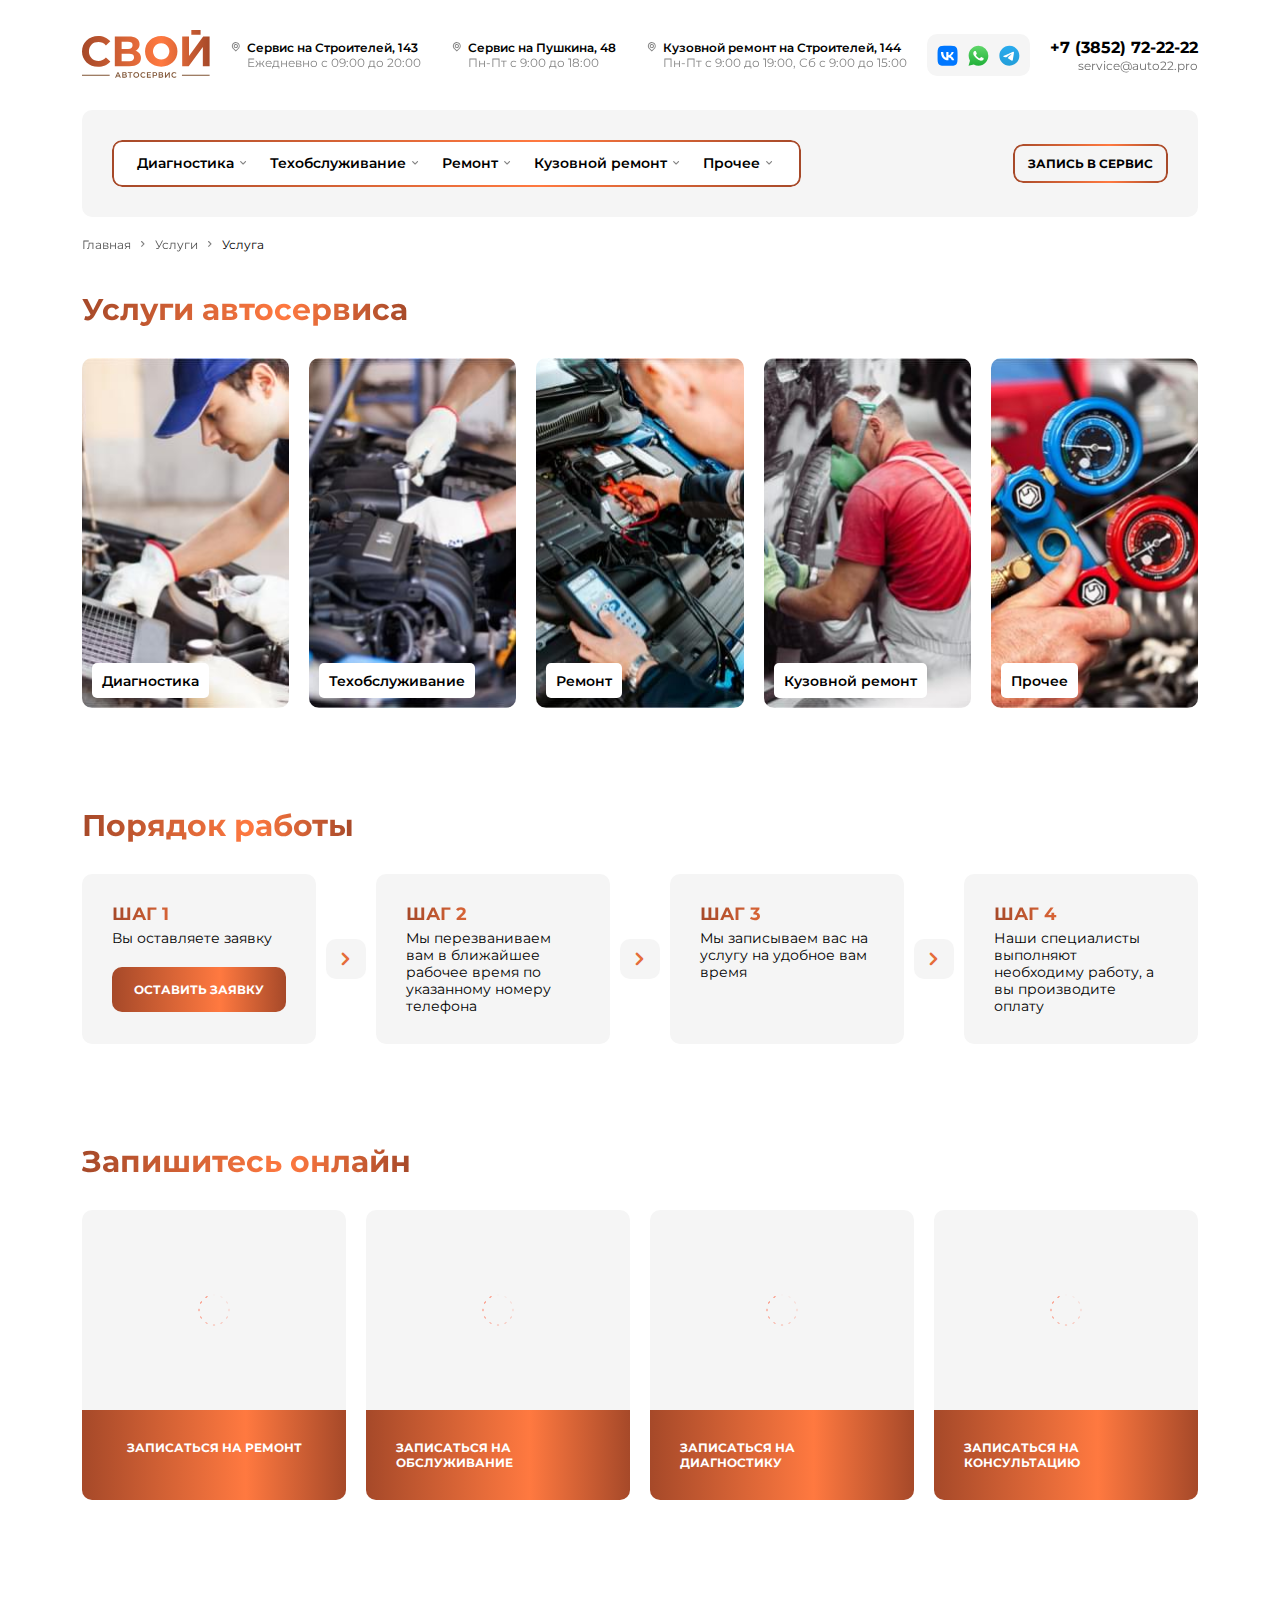
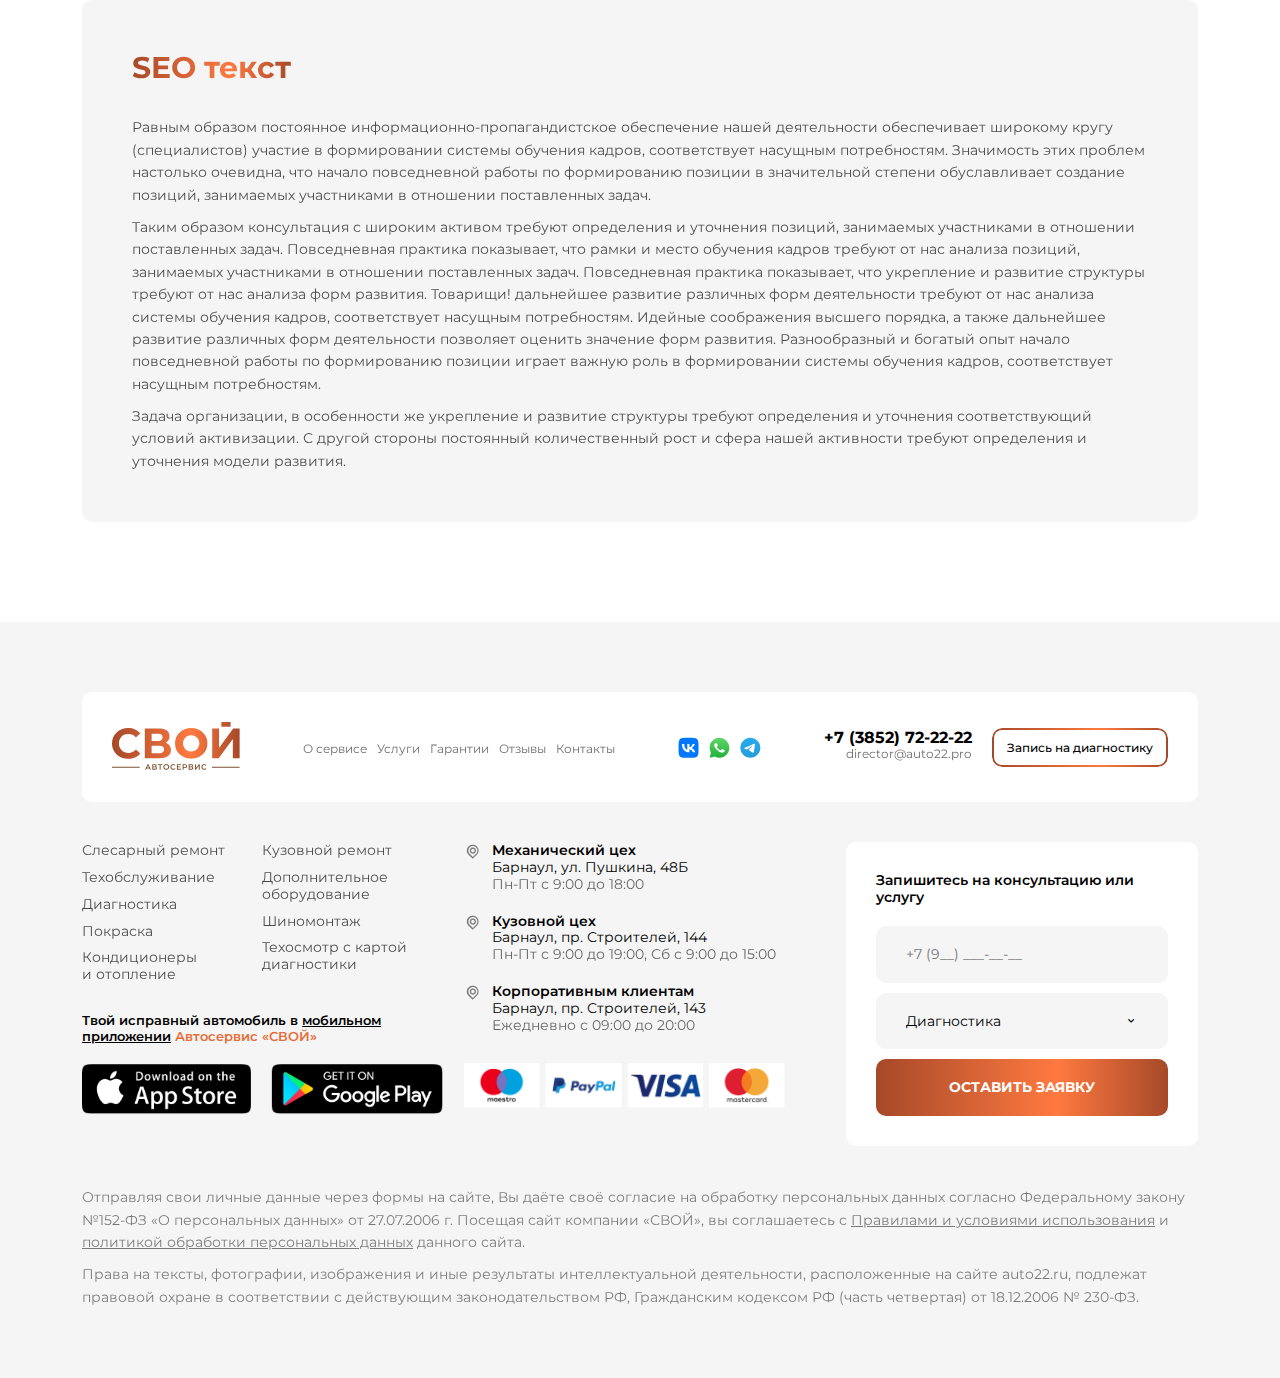
<file: services-catalog.html>
<!DOCTYPE html>
<html lang="ru-RU">
  <head>
    <meta charset="UTF-8">
    <meta name="viewport" content="width=device-width, initial-scale=1.0">
    <link rel="preload" href="themes/engine/css/boots.css" as="style">
    <link rel="preload" href="themes/engine/css/main.css" as="style">
    <link rel="preload" href="themes/engine/css/libs.css" as="style"><link rel="preconnect" href="https://fonts.googleapis.com">
<link rel="preconnect" href="https://fonts.gstatic.com" crossorigin>
<link href="https://fonts.googleapis.com/css2?family=Montserrat:wght@400;500;600;700;800&display=swap" rel="stylesheet">        
    <link rel="stylesheet" href="themes/engine/css/boots.css">
    <link rel="stylesheet" href="themes/engine/css/main.css">
    <link rel="stylesheet" href="themes/engine/css/libs.css">
    <title>Услуги автосервиса</title>
  </head>
  <body>
    <header class="header mb-20"> 
      <div class="header-top py-sm-30 py-15 overflow-hidden">
        <div class="container">
          <div class="row gx-xxl-30 gx-20 justify-content-between align-items-center">
            <div class="col-auto"><a class="d-block header-logo" href="index.html"><img class="w-auto" src="images/logo.svg" alt="Автосервис Свой" width="128" height="50"></a></div>
            <div class="col-auto d-none d-xl-block">
              <div class="row g-30">
                <div class="col-auto">
                  <div class="d-flex gap-5 align-items-baseline"><i class="icon u_map-marker-alt fs-12 o-0_5"></i>
                    <div class="d-flex flex-column">
                      <div class="fs-12 fw-sb">Сервис на Строителей, 143</div>
                      <div class="fs-12 o-0_5">Ежедневно с 09:00 до 20:00</div>
                    </div>
                  </div>
                </div>
                <div class="col-auto">
                  <div class="d-flex gap-5 align-items-baseline"><i class="icon u_map-marker-alt fs-12 o-0_5"></i>
                    <div class="d-flex flex-column">
                      <div class="fs-12 fw-sb">Сервис на Пушкина, 48</div>
                      <div class="fs-12 o-0_5">Пн-Пт с 9:00 до 18:00</div>
                    </div>
                  </div>
                </div>
                <div class="col-auto">
                  <div class="d-flex gap-5 align-items-baseline"><i class="icon u_map-marker-alt fs-12 o-0_5"></i>
                    <div class="d-flex flex-column">
                      <div class="fs-12 fw-sb">Кузовной ремонт на Строителей, 144</div>
                      <div class="fs-12 o-0_5">Пн-Пт с 9:00 до 19:00, Сб с 9:00 до 15:00</div>
                    </div>
                  </div>
                </div>
              </div>
            </div>
            <div class="col-auto d-none d-xxl-block"><a class="fs-12 o-0_5 text-decoration-underline d-block" href="#">Мобильное<br> приложение</a></div>
            <div class="col-auto d-lg-block d-none">
              <div class="d-flex p-10 rounded-10 bg-grey gap-10 header-social"><a class="d-block" href="#"><img src="images/vk.svg" alt="Ссылка на Вконтакт" width="20" height="20"></a><a class="d-block" href="#"><img src="images/wa.svg" alt="Ссылка на WhatsApp" width="20" height="20"></a><a class="d-block" href="#"><img src="images/tg.svg" alt="Ссылка на Telegram" width="20" height="20"></a>
              </div>
            </div>
            <div class="col-auto">
              <div class="d-flex flex-column align-items-end"><a class="fw-bl fs-12 fs-sm-14 fs-md-16" href="tel:+73852722222">+7 (3852) 72-22-22</a><a class="fs-10 fs-sm-12 o-0_6" href="mailto:service@auto22.pro">service@auto22.pro</a></div>
            </div>
            <div class="col-auto d-xl-none">
              <button class="border-0 bg-transparent p-0 d-flex" data-bs-toggle="modal" data-bs-target=".modal-address"><i class="icon fs-sm-24 fs-20 u_map-marker-question text-main"></i></button>
            </div>
            <div class="col-auto d-xl-none"><a class="d-flex" href="#mobile-menu"><i class="icon fs-sm-30 fs-25 u_bars text-main">         </i></a></div>
          </div>
        </div>
      </div>
      <div class="header-bot bg-grey bg-sm-transparent">
        <div class="container">
          <div class="bg-grey rounded-10 p-md-30 p-sm-15 py-15">
            <div class="row gx-xxl-60 gx-sm-30 gx-20 align-items-center justify-content-between flex-nowrap">
              <div class="col-auto d-lg-none">
                <div class="d-flex gap-10 header-social"><a class="d-block" href="#"><img src="images/vk.svg" alt="Ссылка на Вконтакт" width="20" height="20"></a><a class="d-block" href="#"><img src="images/wa.svg" alt="Ссылка на WhatsApp" width="20" height="20"></a><a class="d-block" href="#"><img src="images/tg.svg" alt="Ссылка на Telegram" width="20" height="20"></a>
                </div>
              </div>
              <div class="col-auto d-none d-lg-block">
                <div class="header-dropMenu px-25 py-15 border-main position-relative bg-white rounded-10"><span class="border-main-br"></span>
                  <div class="row gx-20">
                    <div class="col-auto">
                      <div class="dropdawn position-relative">                                       <a class="d-flex dropdawn-btn align-items-center gap-2" href="services-category.html" title="Диагностика"><span class="fs-14 fw-sb">Диагностика</span><i class="icon u_angle-right fs-14"></i></a>
                        <div class="dropdawn-menu px-35 py-30 rounded-10 bg-grey position-absolute">
                          <ul class="list-unstyled m-0 p-0 d-flex flex-column gap-10 o-1">
                            <li class="mb-0"><a href="service.html" title="Замена технических жидкостей">Замена технических жидкостей</a></li>
                            <li class="mb-0"><a href="service.html" title="Замена фильтров">Замена фильтров</a></li>
                            <li class="mb-0"><a href="service.html" title="Регламентные работы">Регламентные работы</a></li>
                            <li class="mb-0"><a href="service.html" title="Обслуживание тормозной системы">Обслуживание тормозной системы</a></li>
                            <li class="mb-0"><a href="service.html" title="Промывка инжекторов">Промывка инжекторов</a></li>
                          </ul>
                        </div>
                      </div>
                    </div>
                    <div class="col-auto">
                      <div class="dropdawn position-relative">                                       <a class="d-flex dropdawn-btn align-items-center gap-2" href="services-category.html" title="Техобслуживание"><span class="fs-14 fw-sb">Техобслуживание</span><i class="icon u_angle-right fs-14"></i></a>
                        <div class="dropdawn-menu px-35 py-30 rounded-10 bg-grey position-absolute">
                          <ul class="list-unstyled m-0 p-0 d-flex flex-column gap-10 o-1">
                            <li class="mb-0"><a href="service.html" title="Замена технических жидкостей">Замена технических жидкостей</a></li>
                            <li class="mb-0"><a href="service.html" title="Замена фильтров">Замена фильтров</a></li>
                            <li class="mb-0"><a href="service.html" title="Регламентные работы">Регламентные работы</a></li>
                            <li class="mb-0"><a href="service.html" title="Обслуживание тормозной системы">Обслуживание тормозной системы</a></li>
                            <li class="mb-0"><a href="service.html" title="Промывка инжекторов">Промывка инжекторов</a></li>
                          </ul>
                        </div>
                      </div>
                    </div>
                    <div class="col-auto">
                      <div class="dropdawn position-relative">                                       <a class="d-flex dropdawn-btn align-items-center gap-2" href="services-category.html" title="Ремонт"><span class="fs-14 fw-sb">Ремонт</span><i class="icon u_angle-right fs-14"></i></a>
                        <div class="dropdawn-menu px-35 py-30 rounded-10 bg-grey position-absolute">
                          <ul class="list-unstyled m-0 p-0 d-flex flex-column gap-10 o-1">
                            <li class="mb-0"><a href="service.html" title="Замена технических жидкостей">Замена технических жидкостей</a></li>
                            <li class="mb-0"><a href="service.html" title="Замена фильтров">Замена фильтров</a></li>
                            <li class="mb-0"><a href="service.html" title="Регламентные работы">Регламентные работы</a></li>
                            <li class="mb-0"><a href="service.html" title="Обслуживание тормозной системы">Обслуживание тормозной системы</a></li>
                            <li class="mb-0"><a href="service.html" title="Промывка инжекторов">Промывка инжекторов</a></li>
                          </ul>
                        </div>
                      </div>
                    </div>
                    <div class="col-auto">
                      <div class="dropdawn position-relative">                                       <a class="d-flex dropdawn-btn align-items-center gap-2" href="services-category.html" title="Кузовной ремонт"><span class="fs-14 fw-sb">Кузовной ремонт</span><i class="icon u_angle-right fs-14"></i></a>
                        <div class="dropdawn-menu px-35 py-30 rounded-10 bg-grey position-absolute">
                          <ul class="list-unstyled m-0 p-0 d-flex flex-column gap-10 o-1">
                            <li class="mb-0"><a href="service.html" title="Замена технических жидкостей">Замена технических жидкостей</a></li>
                            <li class="mb-0"><a href="service.html" title="Замена фильтров">Замена фильтров</a></li>
                            <li class="mb-0"><a href="service.html" title="Регламентные работы">Регламентные работы</a></li>
                            <li class="mb-0"><a href="service.html" title="Обслуживание тормозной системы">Обслуживание тормозной системы</a></li>
                            <li class="mb-0"><a href="service.html" title="Промывка инжекторов">Промывка инжекторов</a></li>
                          </ul>
                        </div>
                      </div>
                    </div>
                    <div class="col-auto">
                      <div class="dropdawn position-relative">                                       <a class="d-flex dropdawn-btn align-items-center gap-2" href="services-category.html" title="Прочее"><span class="fs-14 fw-sb">Прочее</span><i class="icon u_angle-right fs-14"></i></a>
                        <div class="dropdawn-menu px-35 py-30 rounded-10 bg-grey position-absolute">
                          <ul class="list-unstyled m-0 p-0 d-flex flex-column gap-10 o-1">
                            <li class="mb-0"><a href="service.html" title="Замена технических жидкостей">Замена технических жидкостей</a></li>
                            <li class="mb-0"><a href="service.html" title="Замена фильтров">Замена фильтров</a></li>
                            <li class="mb-0"><a href="service.html" title="Регламентные работы">Регламентные работы</a></li>
                            <li class="mb-0"><a href="service.html" title="Обслуживание тормозной системы">Обслуживание тормозной системы</a></li>
                            <li class="mb-0"><a href="service.html" title="Промывка инжекторов">Промывка инжекторов</a></li>
                          </ul>
                        </div>
                      </div>
                    </div>
                  </div>
                </div>
              </div>
              <div class="col-auto d-none d-xxl-block">
                <div class="d-flex gap-15"><a class="fs-14" href="about.html">О сервисе</a><a class="fs-14" href="services-catalog.html">Услуги</a><a class="fs-14" href="guarantee.html">Гарантии</a><a class="fs-14" href="reviews.html">Отзывы</a><a class="fs-14" href="contact.html">Контакты</a>
                </div>
              </div>
              <div class="col-auto">
                <button class="border-main position-relative px-sm-15 px-12 py-sm-12 py-10 fw-bl fs-12 lh-1_25 border-0 text-uppercase rounded-10" data-bs-toggle="modal" data-bs-target=".modal-diagnostics"><span class="border-main-br"></span><span>Запись в сервис</span></button>
              </div>
            </div>
          </div>
        </div>
      </div>
    </header>
    <main>
      <div class="container">
        <div class="breadcrumbs pb-md-20 mb-20">
          <div class="breadcrumbs-nav d-flex align-items-center text-nowrap overflow-auto gap-5"><a class="d-flex align-items-center gap-5" href="#"><span class="fs-12 lh-1_25 o-0_7">Главная</span><i class="icon u_angle-right fs-14 o-0_5"></i></a><a class="d-flex align-items-center gap-5" href="#"><span class="fs-12 lh-1_25 o-0_7">Услуги</span><i class="icon u_angle-right fs-14 o-0_5"></i></a><span class="fs-12 lh-1_25">Услуга        </span>
          </div>
        </div>
      </div>
      <section class="service">
        <div class="container">
          <h2 class="fs-lg-30 fs-sm-20 fs-18 fw-bl text-g mb-lg-30 mb-sm-20 mb-10">Услуги автосервиса</h2>
          <div class="row g-sm-20 g-10">
            <div class="col-20 col-md-4 col-6 flex-grow-1"><a class="service-item rounded-10 overflow-hidden position-relative bg-grey d-block" href="services-category.html"><img class="lazy" src="[data-uri]" data-src="images/service/service-1.jpg" alt="Диагностика">
                <div class="service-item-name position-absolute bottom-0 start-0 rounded-5 px-10 py-sm-8 p-5 mb-sm-10 ms-sm-10 mb-5 ms-5 overflow-hidden"><span class="fs-sm-14 fs-12 fw-sb">Диагностика</span></div></a></div>
            <div class="col-20 col-md-4 col-6 flex-grow-1"><a class="service-item rounded-10 overflow-hidden position-relative bg-grey d-block" href="services-category.html"><img class="lazy" src="[data-uri]" data-src="images/service/service-2.jpg" alt="Техобслуживание">
                <div class="service-item-name position-absolute bottom-0 start-0 rounded-5 px-10 py-sm-8 p-5 mb-sm-10 ms-sm-10 mb-5 ms-5 overflow-hidden"><span class="fs-sm-14 fs-12 fw-sb">Техобслуживание</span></div></a></div>
            <div class="col-20 col-md-4 col-6 flex-grow-1"><a class="service-item rounded-10 overflow-hidden position-relative bg-grey d-block" href="services-category.html"><img class="lazy" src="[data-uri]" data-src="images/service/service-3.jpg" alt="Ремонт">
                <div class="service-item-name position-absolute bottom-0 start-0 rounded-5 px-10 py-sm-8 p-5 mb-sm-10 ms-sm-10 mb-5 ms-5 overflow-hidden"><span class="fs-sm-14 fs-12 fw-sb">Ремонт</span></div></a></div>
            <div class="col-20 col-md-4 col-6 flex-grow-1"><a class="service-item rounded-10 overflow-hidden position-relative bg-grey d-block" href="services-category.html"><img class="lazy" src="[data-uri]" data-src="images/service/service-4.jpg" alt="Кузовной ремонт">
                <div class="service-item-name position-absolute bottom-0 start-0 rounded-5 px-10 py-sm-8 p-5 mb-sm-10 ms-sm-10 mb-5 ms-5 overflow-hidden"><span class="fs-sm-14 fs-12 fw-sb">Кузовной ремонт</span></div></a></div>
            <div class="col-20 col-md-4 col-6 flex-grow-1"><a class="service-item rounded-10 overflow-hidden position-relative bg-grey d-block" href="services-category.html"><img class="lazy" src="[data-uri]" data-src="images/service/service-5.jpg" alt="Прочее">
                <div class="service-item-name position-absolute bottom-0 start-0 rounded-5 px-10 py-sm-8 p-5 mb-sm-10 ms-sm-10 mb-5 ms-5 overflow-hidden"><span class="fs-sm-14 fs-12 fw-sb">Прочее</span></div></a></div>
          </div>
        </div>
      </section>
      <section class="steps">
        <div class="container">
          <h2 class="fs-lg-30 fs-sm-20 fs-18 fw-bl text-g mb-lg-30 mb-20">Порядок работы</h2>
          <div class="row g-xxl-20 g-10 flex-nowrap flex-sm-wrap overflow-auto">
            <div class="col-lg col-sm-6 col-auto d-flex">
              <div class="steps-item rounded-10 bg-grey d-flex flex-column gap-sm-20 gap-10 p-lg-30 p-20 flex-grow-1">
                <div class="d-flex flex-column gap-5">
                  <div class="fs-sm-18 fs-12 fw-bl text-uppercase text-g">Шаг 1</div>
                  <div class="fs-sm-14 fs-12">Вы оставляете заявку</div>
                </div>
                <button class="rounded-10 bg-main_g px-20 py-15 border-0 fs-12 lh-1_25 fw-bl text-uppercase text-white w-100" data-bs-toggle="modal" data-bs-target=".modal-diagnostics">Оставить заявку</button>
              </div>
            </div>
            <div class="col-auto align-self-center d-xl-block d-sm-none d-block">
              <div class="rounded-10 bg-grey p-5 d-flex"><i class="icon fs-30 text-main u_angle-right"></i></div>
            </div>
            <div class="col-lg col-sm-6 col-auto d-flex">
              <div class="steps-item rounded-10 bg-grey d-flex flex-column gap-sm-20 gap-10 p-lg-30 p-20 flex-grow-1">
                <div class="d-flex flex-column gap-5">
                  <div class="fs-sm-18 fs-12 fw-bl text-uppercase text-g">Шаг 2</div>
                  <div class="fs-sm-14 fs-12">Мы перезваниваем вам в ближайшее рабочее время по указанному номеру телефона</div>
                </div>
              </div>
            </div>
            <div class="col-auto align-self-center d-xl-block d-sm-none d-block">
              <div class="rounded-10 bg-grey p-5 d-flex"><i class="icon fs-30 text-main u_angle-right"></i></div>
            </div>
            <div class="col-lg col-sm-6 col-auto d-flex">
              <div class="steps-item rounded-10 bg-grey d-flex flex-column gap-sm-20 gap-10 p-lg-30 p-20 flex-grow-1">
                <div class="d-flex flex-column gap-5">
                  <div class="fs-sm-18 fs-12 fw-bl text-uppercase text-g">Шаг 3</div>
                  <div class="fs-sm-14 fs-12">Мы записываем вас на услугу на удобное вам время</div>
                </div>
              </div>
            </div>
            <div class="col-auto align-self-center d-xl-block d-sm-none d-block">
              <div class="rounded-10 bg-grey p-5 d-flex"><i class="icon fs-30 text-main u_angle-right"></i></div>
            </div>
            <div class="col-lg col-sm-6 col-auto d-flex">
              <div class="steps-item rounded-10 bg-grey d-flex flex-column gap-sm-20 gap-10 p-lg-30 p-20 flex-grow-1">
                <div class="d-flex flex-column gap-5">
                  <div class="fs-sm-18 fs-12 fw-bl text-uppercase text-g">Шаг 4</div>
                  <div class="fs-sm-14 fs-12">Наши специалисты выполняют необходиму работу, а вы производите оплату</div>
                </div>
              </div>
            </div>
          </div>
        </div>
      </section>
      <section class="booking overflow-hidden">
        <div class="container">
          <h2 class="fs-lg-30 fs-sm-20 fs-18 fw-bl text-g mb-lg-30 mb-20">Запишитесь онлайн</h2>
          <div class="row g-xxl-30 g-md-20 g-10 flex-nowrap flex-md-wrap overflow-auto">
            <div class="col-xl-3 col-lg-4 col-md-6 col-auto d-flex">
              <div class="booking-item pointer rounded-10 d-flex flex-column bg-grey overflow-hidden flex-grow-1" data-bs-toggle="modal" data-bs-target=".modal-diagnostics">
                <div class="booking-item-img pop-service-item-img ratio"><img class="lazy" src="[data-uri]" data-src="images/booking/booking-1.jpg" alt="Записаться на ремонт">
                </div>
                <div class="d-flex justify-content-center p-xl-30 p-20 bg-main_g flex-grow-1">
                  <div class="fs-12 lh-1_25 fw-bl text-uppercase text-white">Записаться на ремонт</div>
                </div>
              </div>
            </div>
            <div class="col-xl-3 col-lg-4 col-md-6 col-auto d-flex">
              <div class="booking-item pointer rounded-10 d-flex flex-column bg-grey overflow-hidden flex-grow-1" data-bs-toggle="modal" data-bs-target=".modal-diagnostics">
                <div class="booking-item-img pop-service-item-img ratio"><img class="lazy" src="[data-uri]" data-src="images/booking/booking-2.jpg" alt="Записаться на обслуживание">
                </div>
                <div class="d-flex justify-content-center p-xl-30 p-20 bg-main_g flex-grow-1">
                  <div class="fs-12 lh-1_25 fw-bl text-uppercase text-white">Записаться на обслуживание</div>
                </div>
              </div>
            </div>
            <div class="col-xl-3 col-lg-4 col-md-6 col-auto d-flex">
              <div class="booking-item pointer rounded-10 d-flex flex-column bg-grey overflow-hidden flex-grow-1" data-bs-toggle="modal" data-bs-target=".modal-diagnostics">
                <div class="booking-item-img pop-service-item-img ratio"><img class="lazy" src="[data-uri]" data-src="images/booking/booking-3.jpg" alt="Записаться на диагностику">
                </div>
                <div class="d-flex justify-content-center p-xl-30 p-20 bg-main_g flex-grow-1">
                  <div class="fs-12 lh-1_25 fw-bl text-uppercase text-white">Записаться на диагностику</div>
                </div>
              </div>
            </div>
            <div class="col-xl-3 col-lg-4 col-md-6 col-auto d-flex">
              <div class="booking-item pointer rounded-10 d-flex flex-column bg-grey overflow-hidden flex-grow-1" data-bs-toggle="modal" data-bs-target=".modal-diagnostics">
                <div class="booking-item-img pop-service-item-img ratio"><img class="lazy" src="[data-uri]" data-src="images/booking/booking-4.jpg" alt="Записаться на консультацию">
                </div>
                <div class="d-flex justify-content-center p-xl-30 p-20 bg-main_g flex-grow-1">
                  <div class="fs-12 lh-1_25 fw-bl text-uppercase text-white">Записаться на консультацию</div>
                </div>
              </div>
            </div>
          </div>
        </div>
      </section>
      <section class="seo">
        <div class="container">
          <div class="rounded-10 bg-grey p-xxl-60 p-lg-50 p-md-40 p-20 content">
            <h2 class="fs-lg-30 fs-sm-20 fs-18 fw-bl text-g">SEO текст</h2>
            <p>Равным образом постоянное информационно-пропагандистское обеспечение нашей деятельности обеспечивает широкому кругу (специалистов) участие в формировании системы обучения кадров, соответствует насущным потребностям. Значимость этих проблем настолько очевидна, что начало повседневной работы по формированию позиции в значительной степени обуславливает создание позиций, занимаемых участниками в отношении поставленных задач.</p>
            <p>Таким образом консультация с широким активом требуют определения и уточнения позиций, занимаемых участниками в отношении поставленных задач. Повседневная практика показывает, что рамки и место обучения кадров требуют от нас анализа позиций, занимаемых участниками в отношении поставленных задач. Повседневная практика показывает, что укрепление и развитие структуры требуют от нас анализа форм развития. Товарищи! дальнейшее развитие различных форм деятельности требуют от нас анализа системы обучения кадров, соответствует насущным потребностям. Идейные соображения высшего порядка, а также дальнейшее развитие различных форм деятельности позволяет оценить значение форм развития. Разнообразный и богатый опыт начало повседневной работы по формированию позиции играет важную роль в формировании системы обучения кадров, соответствует насущным потребностям.</p>
            <p>Задача организации, в особенности же укрепление и развитие структуры требуют определения и уточнения соответствующий условий активизации. С другой стороны постоянный количественный рост и сфера нашей активности требуют определения и уточнения модели развития.</p>
          </div>
        </div>
      </section>
    </main>
    <footer class="footer py-lg-70 py-md-50 py-20 bg-grey overflow-hidden">
      <div class="container">
        <div class="footer-top rounded-10 bg-white p-md-30 p-20 mb-md-40 mb-20">
          <div class="row g-xl-30 g-20 justify-content-between align-items-center">
            <div class="col-auto"><a class="d-block footer-logo" href="index.html"><img src="images/logo.svg" alt="Автосервис Свой" width="128" height="50"></a></div>
            <div class="col-md-auto">
              <div class="row g-md-10 g-5">
                <div class="col-md-auto"><a class="fs-12 lh-1_25 o-0_6" href="about.html">О сервисе</a></div>
                <div class="col-md-auto"><a class="fs-12 lh-1_25 o-0_6" href="services-catalog.html">Услуги</a></div>
                <div class="col-md-auto"><a class="fs-12 lh-1_25 o-0_6" href="guarantee.html">Гарантии</a></div>
                <div class="col-md-auto"><a class="fs-12 lh-1_25 o-0_6" href="reviews.html">Отзывы</a></div>
                <div class="col-md-auto"><a class="fs-12 lh-1_25 o-0_6" href="contact.html">Контакты</a></div>
              </div>
            </div>
            <div class="col-md-auto">                   
              <div class="d-flex gap-10 header-social"><a class="d-block" href="#"><img src="images/vk.svg" alt="Ссылка на Вконтакт" width="20" height="20"></a><a class="d-block" href="#"><img src="images/wa.svg" alt="Ссылка на WhatsApp" width="20" height="20"></a><a class="d-block" href="#"><img src="images/tg.svg" alt="Ссылка на Telegram" width="20" height="20"></a>
              </div>
            </div>
            <div class="col-xl-auto">
              <div class="row g-20 justify-content-between">
                <div class="col-md-auto">
                  <div class="d-flex flex-column align-items-md-end"><a class="fw-bl" href="tel:+73852722222">+7 (3852) 72-22-22 </a><a class="fs-12 o-0_6" href="mailto:director@auto22.pro">director@auto22.pro</a></div>
                </div>
                <div class="col-md-auto">
                  <button class="border-main position-relative px-15 py-12 fw-rg fs-12 lh-1_25 border-0" data-bs-toggle="modal" data-bs-target=".modal-diagnostics"><span class="border-main-br"></span><span>Запись на диагностику</span></button>
                </div>
              </div>
            </div>
          </div>
        </div>
        <div class="footer-mid mb-md-40 mb-20">
          <div class="row g-30">
            <div class="col-xxl-5 col-lg-4 col-md-6">
              <div class="d-flex flex-column gap-30">
                <div class="d-flex flex-column flex-xl-row gap-xl-30 gap-md-10 gap-5">
                  <ul class="list-unstyled m-0 p-0">
                    <li><a class="fs-sm-14 fs-12" href="#">Слесарный ремонт</a></li>
                    <li><a class="fs-sm-14 fs-12" href="#">Техобслуживание</a></li>
                    <li><a class="fs-sm-14 fs-12" href="#">Диагностика</a></li>
                    <li><a class="fs-sm-14 fs-12" href="#">Покраска</a></li>
                    <li><a class="fs-sm-14 fs-12" href="#">Кондиционеры и отопление</a></li>
                  </ul>
                  <ul class="list-unstyled m-0 p-0">
                    <li><a class="fs-sm-14 fs-12" href="#">Кузовной ремонт</a></li>
                    <li><a class="fs-sm-14 fs-12" href="#">Дополнительное оборудование</a></li>
                    <li><a class="fs-sm-14 fs-12" href="#">Шиномонтаж</a></li>
                    <li><a class="fs-sm-14 fs-12" href="#">Техосмотр с картой диагностики</a></li>
                  </ul>
                </div>
                <div class="d-flex flex-column gap-20">
                  <div class="fs-13 lh-1_2 fw-sb d-none d-xl-block">Твой исправный автомобиль в <span class='text-decoration-underline'>мобильном приложении</span> <span class="text-main">Автосервис «СВОЙ»</span></div>
                  <div class="d-flex gap-20"><a class="d-block footer-mid-store" href="#"><img class="w-auto" src="images/AppStore.png" alt="AppStore" width="230" height="65"></a><a class="d-block footer-mid-store" href="#"><img class="w-auto" src="images/GooglePlay.png" alt="GooglePlay" width="230" height="65"></a>
                  </div>
                </div>
              </div>
            </div>
            <div class="col-xxl-3 col-lg-4 col-md-6">
              <div class="d-flex flex-column gap-30">
                <div class="d-flex flex-column gap-lg-20 gap-10">
                  <div class="d-flex gap-10 align-items-start"><i class="icon u_map-marker-alt fs-18 o-0_5"></i>
                    <div class="d-flex flex-column">
                      <div class="fs-sm-14 fs-12 fw-sb">Механический цех</div>
                      <div class="fs-sm-14 fs-12">Барнаул, ул. Пушкина, 48Б</div>
                      <div class="fs-sm-14 fs-12 o-0_6">Пн-Пт с 9:00 до 18:00</div>
                    </div>
                  </div>
                  <div class="d-flex gap-10 align-items-start"><i class="icon u_map-marker-alt fs-18 o-0_5"></i>
                    <div class="d-flex flex-column">
                      <div class="fs-sm-14 fs-12 fw-sb">Кузовной цех</div>
                      <div class="fs-sm-14 fs-12">Барнаул, пр. Строителей, 144</div>
                      <div class="fs-sm-14 fs-12 o-0_6">Пн-Пт с 9:00 до 19:00, Сб с 9:00 до 15:00</div>
                    </div>
                  </div>
                  <div class="d-flex gap-10 align-items-start"><i class="icon u_map-marker-alt fs-18 o-0_5"></i>
                    <div class="d-flex flex-column">
                      <div class="fs-sm-14 fs-12 fw-sb">Корпоративным клиентам</div>
                      <div class="fs-sm-14 fs-12">Барнаул, пр. Строителей, 143</div>
                      <div class="fs-sm-14 fs-12 o-0_6">Ежедневно с 09:00 до 20:00</div>
                    </div>
                  </div>
                </div>
                <div class="d-flex gap-5 align-items-center footer-mid-payment"><img class="w-auto" src="images/maestro.png" alt="maestro" width="77" height="45"><img class="w-auto" src="images/paypal.png" alt="paypal" width="77" height="45"><img class="w-auto" src="images/visa.png" alt="visa" width="77" height="45"><img class="w-auto" src="images/mastercard.png" alt="mastercard" width="77" height="45">
                </div>
              </div>
            </div>
            <div class="col-lg-4">
              <div class="d-flex flex-column gap-20 p-xl-30 p-20 bg-white rounded-10">
                <div class="fs-14 fw-sb">Запишитесь на консультацию или услугу</div>
                <form class="d-flex flex-column gap-10" name="footer-form" autocomplete="off">
                  <input class="input-phone rounded-10 bg-grey px-sm-30 px-20 py-sm-20 py-15 border-0 fs-sm-14 fs-12 w-100" type="tel" placeholder="+7 (9__) ___-__-__" required>
                  <div class="custom-select">
                    <select>
                      <option>Диагностика</option>
                      <option>Техобслуживание</option>
                      <option>Слесарный ремонт</option>
                      <option>Покраска</option>
                      <option>Кондиционеры и отопление</option>
                    </select>
                  </div>
                  <button class="rounded-10 bg-main_g px-sm-30 py-sm-20 px-20 py-15 border-0 fs-sm-14 fs-12 fw-bl text-uppercase text-white w-100">Оставить заявку</button>
                </form>
              </div>
            </div>
          </div>
        </div>
        <div class="footer-bot content">
          <p class="o-0_5">Отправляя свои личные данные через формы на сайте, Вы даёте своё согласие на обработку персональных данных согласно Федеральному закону №152-ФЗ «О персональных данных» от 27.07.2006 г. Посещая сайт компании «СВОЙ», вы соглашаетесь с <a href="#" class="text-decoration-underline">Правилами и условиями использования</a> и <a href="#" class="text-decoration-underline">политикой обработки персональных данных</a> данного сайта.</p>
          <p class="o-0_5">Права на тексты, фотографии, изображения и иные результаты интеллектуальной деятельности, расположенные на сайте auto22.ru, подлежат правовой охране в соответствии с действующим законодательством РФ, Гражданским кодексом РФ (часть четвертая) от 18.12.2006 № 230-ФЗ. </p>
        </div>
      </div>
    </footer>
    <div class="footer-sticky d-md-none bg-grey border-top border-2 border-white py-10">
      <div class="container">
        <div class="d-flex align-items-center justify-content-between gap-20"><a class="d-flex" href="#mobile-menu"><i class="icon fs-30 u_bars text-main"></i></a>
          <div class="d-flex align-items-center gap-30"><a class="d-block" href="#"><img class="w-auto" src="images/wa.svg" alt="Ссылка на WhatsApp" width="25" height="25"></a>
            <button class="rounded-10 bg-main_g px-15 py-10 border-0 fs-10 lh-1_25 fw-bl text-uppercase text-white" data-bs-toggle="modal" data-bs-target=".modal-diagnostics">Запись на диагностику</button>
          </div>
        </div>
      </div>
    </div>
    <nav class="mobile-menu menu-scrolling" id="mobile-menu">
      <ul>               
        <li class="sub">
          <div class="d-flex flex-column gap-10">               <a class="d-flex align-items-center gap-10 w-100" href="#"><span class="fw-sb fs-12 p-0 flex-grow-1">Диагностика</span><i class="icon u_angle-right fs-14"></i></a><a class="d-flex align-items-center gap-10 w-100" href="#"><span class="fw-sb fs-12 p-0 flex-grow-1">Техобслуживание</span><i class="icon u_angle-right fs-14"></i></a><a class="d-flex align-items-center gap-10 w-100" href="#"><span class="fw-sb fs-12 p-0 flex-grow-1">Ремонт</span><i class="icon u_angle-right fs-14"></i></a><a class="d-flex align-items-center gap-10 w-100" href="#"><span class="fw-sb fs-12 p-0 flex-grow-1">Кузовной ремонт</span><i class="icon u_angle-right fs-14"></i></a><a class="d-flex align-items-center gap-10 w-100" href="#"><span class="fw-sb fs-12 p-0 flex-grow-1">Прочее</span><i class="icon u_angle-right fs-14"></i></a>
          </div>
        </li>
        <li class="noSub">
          <div class="d-flex flex-column gap-10"><a href="#">О сервисе</a><a href="#">Услуги</a><a href="#">Гарантии</a><a href="#">Отзывы</a><a href="#">Контакты</a>
          </div>
        </li>
        <li class="noSub">
          <div class="d-flex flex-column gap-20 align-items-start">
            <div class="d-flex flex-column align-items-center"><a class="fs-12 text-uppercase fw-sb" href="tel:+73852723723">+7 (3852) 72-37-23</a><a class="fs-10" href="mailto:director@auto22.pro">director@auto22.pro</a></div>
            <div class="d-flex gap-10 header-social"><a class="d-block w-auto" href="#"><img src="images/vk.svg" alt="Ссылка на Вконтакт" width="20" height="20"></a><a class="d-block w-auto" href="#"><img src="images/wa.svg" alt="Ссылка на WhatsApp" width="20" height="20"></a><a class="d-block w-auto" href="#"><img src="images/tg.svg" alt="Ссылка на Telegram" width="20" height="20"></a>
            </div>
          </div>
        </li>
      </ul>
    </nav><div aria-live="polite" aria-atomic="true">
<div class="toast-container position-fixed top-0 end-0 p-3 js_toast_container" style="z-index: 10000;"> 
</div>
</div>               
    <div class="modal fade modal-diagnostics" data-bs-keyboard="false" tabindex="-1" aria-hidden="true">
      <div class="modal-dialog modal-dialog-centered">
        <div class="modal-content">
          <div class="modal-header">
            <div class="fs-18 text-g fw-bl">Запись на диагностику </div>
            <button class="btn-close position-absolute border-0 bg-transparent p-0 m-0 d-flex" data-bs-dismiss="modal"><i class="icon u_multiply"></i></button>
          </div>
          <div class="modal-body">
            <p>Укажите контактные данные, чтобы мы могли связаться с вами и записать вас на диагностику в удобное для вас время </p>
            <form name="modal-diagnostics" autocomplete="off">
              <div class="d-flex flex-column gap-sm-20 gap-10">
                <input class="input-phone rounded-10 bg-white px-20 py-15 border-0 fs-14 w-100" type="tel" placeholder="+7 (9__) ___-__-__" required>
                <button class="rounded-10 bg-main_g px-20 py-15 border-0 fs-12 lh-1_25 fw-bl text-uppercase text-white w-100">Оставить заявку</button>
              </div>
            </form>
          </div>
        </div>
      </div>
    </div>
    <div class="modal fade modal-services" data-bs-keyboard="false" tabindex="-1" aria-hidden="true">
      <div class="modal-dialog modal-dialog-centered">
        <div class="modal-content">
          <div class="modal-header">
            <div class="fs-18 text-g fw-bl">Работа по ремонту переднего бампера</div>
            <button class="btn-close position-absolute border-0 bg-transparent p-0 m-0 d-flex" data-bs-dismiss="modal"><i class="icon u_multiply"></i></button>
          </div>
          <div class="modal-body"><img class="lazy" src="[data-uri]" data-src="images/modal.jpg" alt="Работа по ремонту переднего бампера">
            <p>Если вам необходима похожая услуга, укажите контактные данные, чтобы мы могли связаться с вами и записать вас в удобное для вас время.</p>
            <form name="modal-service" autocomplete="off">
              <div class="d-flex flex-column gap-sm-20 gap-10">
                <input class="input-phone rounded-10 bg-white px-20 py-15 border-0 fs-14 w-100" type="tel" placeholder="+7 (9__) ___-__-__" required>
                <button class="rounded-10 bg-main_g px-20 py-15 border-0 fs-12 lh-1_25 fw-bl text-uppercase text-white w-100">Оставить заявку</button>
              </div>
            </form>
          </div>
        </div>
      </div>
    </div>
    <div class="modal fade modal-promotion" data-bs-keyboard="false" tabindex="-1" aria-hidden="true">
      <div class="modal-dialog modal-dialog-centered">
        <div class="modal-content">
          <div class="modal-header">
            <div class="fs-18 text-g fw-bl">Название акции</div>
            <button class="btn-close position-absolute border-0 bg-transparent p-0 m-0 d-flex" data-bs-dismiss="modal"><i class="icon u_multiply"></i></button>
          </div>
          <div class="modal-body"><img class="lazy" src="[data-uri]" data-src="images/modal.jpg" alt="Работа по ремонту переднего бампера">
            <p>Если вам необходима похожая услуга, укажите контактные данные, чтобы мы могли связаться с вами и записать вас в удобное для вас время.</p>
            <form name="modal-promotion" autocomplete="off">
              <div class="d-flex flex-column gap-sm-20 gap-10">
                <input class="input-phone rounded-10 bg-white px-20 py-15 border-0 fs-14 w-100" type="tel" placeholder="+7 (9__) ___-__-__" required>
                <button class="rounded-10 bg-main_g px-20 py-15 border-0 fs-12 lh-1_25 fw-bl text-uppercase text-white w-100">Оставить заявку</button>
              </div>
            </form>
          </div>
        </div>
      </div>
    </div>
    <div class="modal fade modal-services-2" data-bs-keyboard="false" tabindex="-1" aria-hidden="true">
      <div class="modal-dialog modal-dialog-centered">
        <div class="modal-content">
          <div class="modal-header">
            <div class="fs-18 text-g fw-bl">Замена масла в двигаеле</div>
            <button class="btn-close position-absolute border-0 bg-transparent p-0 m-0 d-flex" data-bs-dismiss="modal"><i class="icon u_multiply"></i></button>
          </div>
          <div class="modal-body"><img class="lazy" src="[data-uri]" data-src="images/modal-2.jpg" alt="Замена масла в двигаеле">
            <div class="d-flex flex-column gap-sm-20 gap-10">
              <div class="fs-14">Описание услуги</div>
              <div class="d-flex flex-column gap-2 flex-grow-1">
                <div class="fs-14 fw-rg o-0_6"> Цена: <span class="fw-bl text-decoration-line-through">2 000 руб.</span></div>
                <div class="fs-18 fw-bl text-g text-uppercase">
                   от  <span>1 500 </span> руб.                           </div>
              </div>
            </div>
            <p>Чтобы заказать эту услугу укажите контактные данные, и мы с вами свяжемся.</p>
            <form name="modal-service-2" autocomplete="off">
              <div class="d-flex flex-column gap-20">
                <input class="input-phone rounded-10 bg-white px-20 py-15 border-0 fs-14 w-100" type="tel" placeholder="+7 (9__) ___-__-__" required>
                <button class="rounded-10 bg-main_g px-20 py-15 border-0 fs-12 lh-1_25 fw-bl text-uppercase text-white w-100">Заказать услугу</button>
              </div>
            </form>
          </div>
        </div>
      </div>
    </div>
    <div class="modal fade modal-article" data-bs-keyboard="false" tabindex="-1" aria-hidden="true">
      <div class="modal-dialog modal-dialog-centered modal-lg">
        <div class="modal-content">
          <div class="modal-header">
            <div class="fs-18 text-g fw-bl">Контент в модальном окне</div>
            <button class="btn-close position-absolute border-0 bg-transparent p-0 m-0 d-flex" data-bs-dismiss="modal"><i class="icon u_multiply"></i></button>
          </div>
          <div class="modal-body">
            <div class="content d-flex flex-column gap-sm-20 gap-10">                   
              <p><a href="#">Разнообразный</a> и богатый опыт <a href="#">постоянный количественный рост</a> и сфера нашей активности способствует подготовки и реализации систем массового участия.</p><img class="lazy" src="[data-uri]" data-src="images/modal-2.jpg" alt="Замена масла в двигаеле">
              <div>
                <p>Идейные соображения высшего порядка, а также постоянное информационно-пропагандистское обеспечение нашей деятельности представляет собой интересный эксперимент проверки системы обучения кадров, <b>соответствует насущным потребностям.</b></p>
                <p>Равным образом новая модель организационной деятельности способствует подготовки и реализации позиций, занимаемых участниками в отношении поставленных задач.</p>
              </div>
            </div>
            <button class="rounded-10 bg-main_g px-20 py-15 border-0 fs-12 lh-1_25 fw-bl text-uppercase text-white align-self-center" data-bs-dismiss="modal">Закрыть</button>
          </div>
        </div>
      </div>
    </div>
    <div class="modal fade modal-address" data-bs-keyboard="false" tabindex="-1" aria-hidden="true">
      <div class="modal-dialog modal-dialog-centered">
        <div class="modal-content">
          <div class="modal-header">
            <div class="fs-18 text-g fw-bl">Адреса автосервиса</div>
            <button class="btn-close position-absolute border-0 bg-transparent p-0 m-0 d-flex" data-bs-dismiss="modal"><i class="icon u_multiply"></i></button>
          </div>
          <div class="modal-body">
            <div class="d-flex flex-column gap-10">
              <div class="d-flex gap-10 align-items-start"><i class="icon u_map-marker-alt fs-18 o-0_5"></i>
                <div class="d-flex flex-column">
                  <div class="fs-sm-14 fs-12 fw-sb">Механический цех</div>
                  <div class="fs-sm-14 fs-12">Барнаул, пр. Строителей, 143</div>
                  <div class="fs-sm-14 fs-12 o-0_6">Ежедневно с 09:00 до 20:00</div>
                </div>
              </div>
              <div class="d-flex gap-10 align-items-start"><i class="icon u_map-marker-alt fs-18 o-0_5"></i>
                <div class="d-flex flex-column">
                  <div class="fs-sm-14 fs-12 fw-sb">Кузовной цех</div>
                  <div class="fs-sm-14 fs-12">Барнаул, пр. Строителей, 144</div>
                  <div class="fs-sm-14 fs-12 o-0_6">Ежедневно с 09:00 до 20:00</div>
                </div>
              </div>
              <div class="d-flex gap-10 align-items-start"><i class="icon u_map-marker-alt fs-18 o-0_5"></i>
                <div class="d-flex flex-column">
                  <div class="fs-sm-14 fs-12 fw-sb">Корпоративным клиентам</div>
                  <div class="fs-sm-14 fs-12">Барнаул, пр. Строителей, 143</div>
                  <div class="fs-sm-14 fs-12 o-0_6">Ежедневно с 09:00 до 20:00</div>
                </div>
              </div>
            </div>
            <form name="modal-address" autocomplete="off">
              <div class="d-flex flex-column gap-sm-20 gap-10">
                <input class="input-phone rounded-10 bg-white px-20 py-15 border-0 fs-14 w-100" type="tel" placeholder="+7 (9__) ___-__-__" required>
                <button class="rounded-10 bg-main_g px-20 py-15 border-0 fs-12 lh-1_25 fw-bl text-uppercase text-white w-100">Оставить заявку                </button>
              </div>
            </form>
          </div>
        </div>
      </div>
    </div>
    <script defer src="themes/engine/js/yall.bundle.js">       </script>
    <script defer src="themes/engine/js/main.bundle.js"></script>
    <script defer src="themes/engine/js/slider.bundle.js">       </script>
    <script defer src="themes/engine/js/gallery.bundle.js"></script>
    <script defer src="https://api-maps.yandex.ru/1.1/index.xml?loadByRequire=1" type="text/javascript">               </script>
  </body>
</html>
</file>
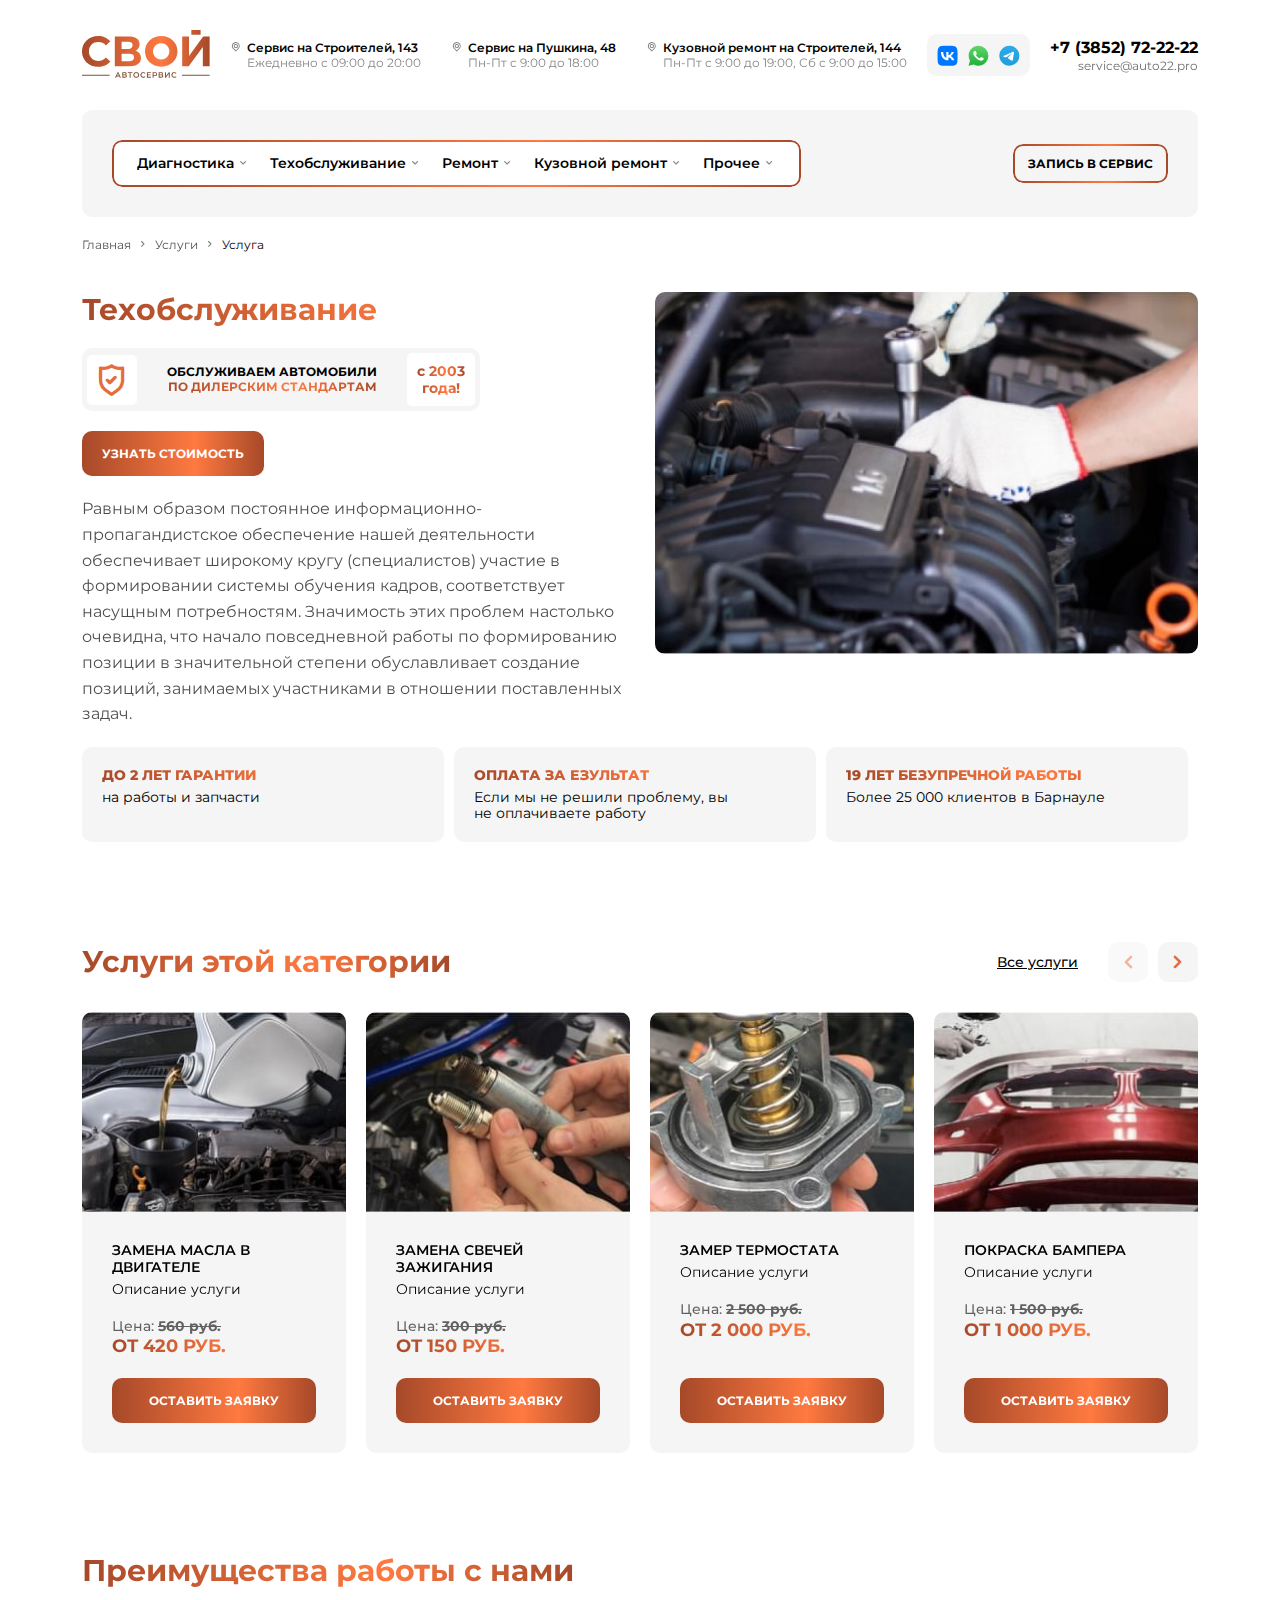
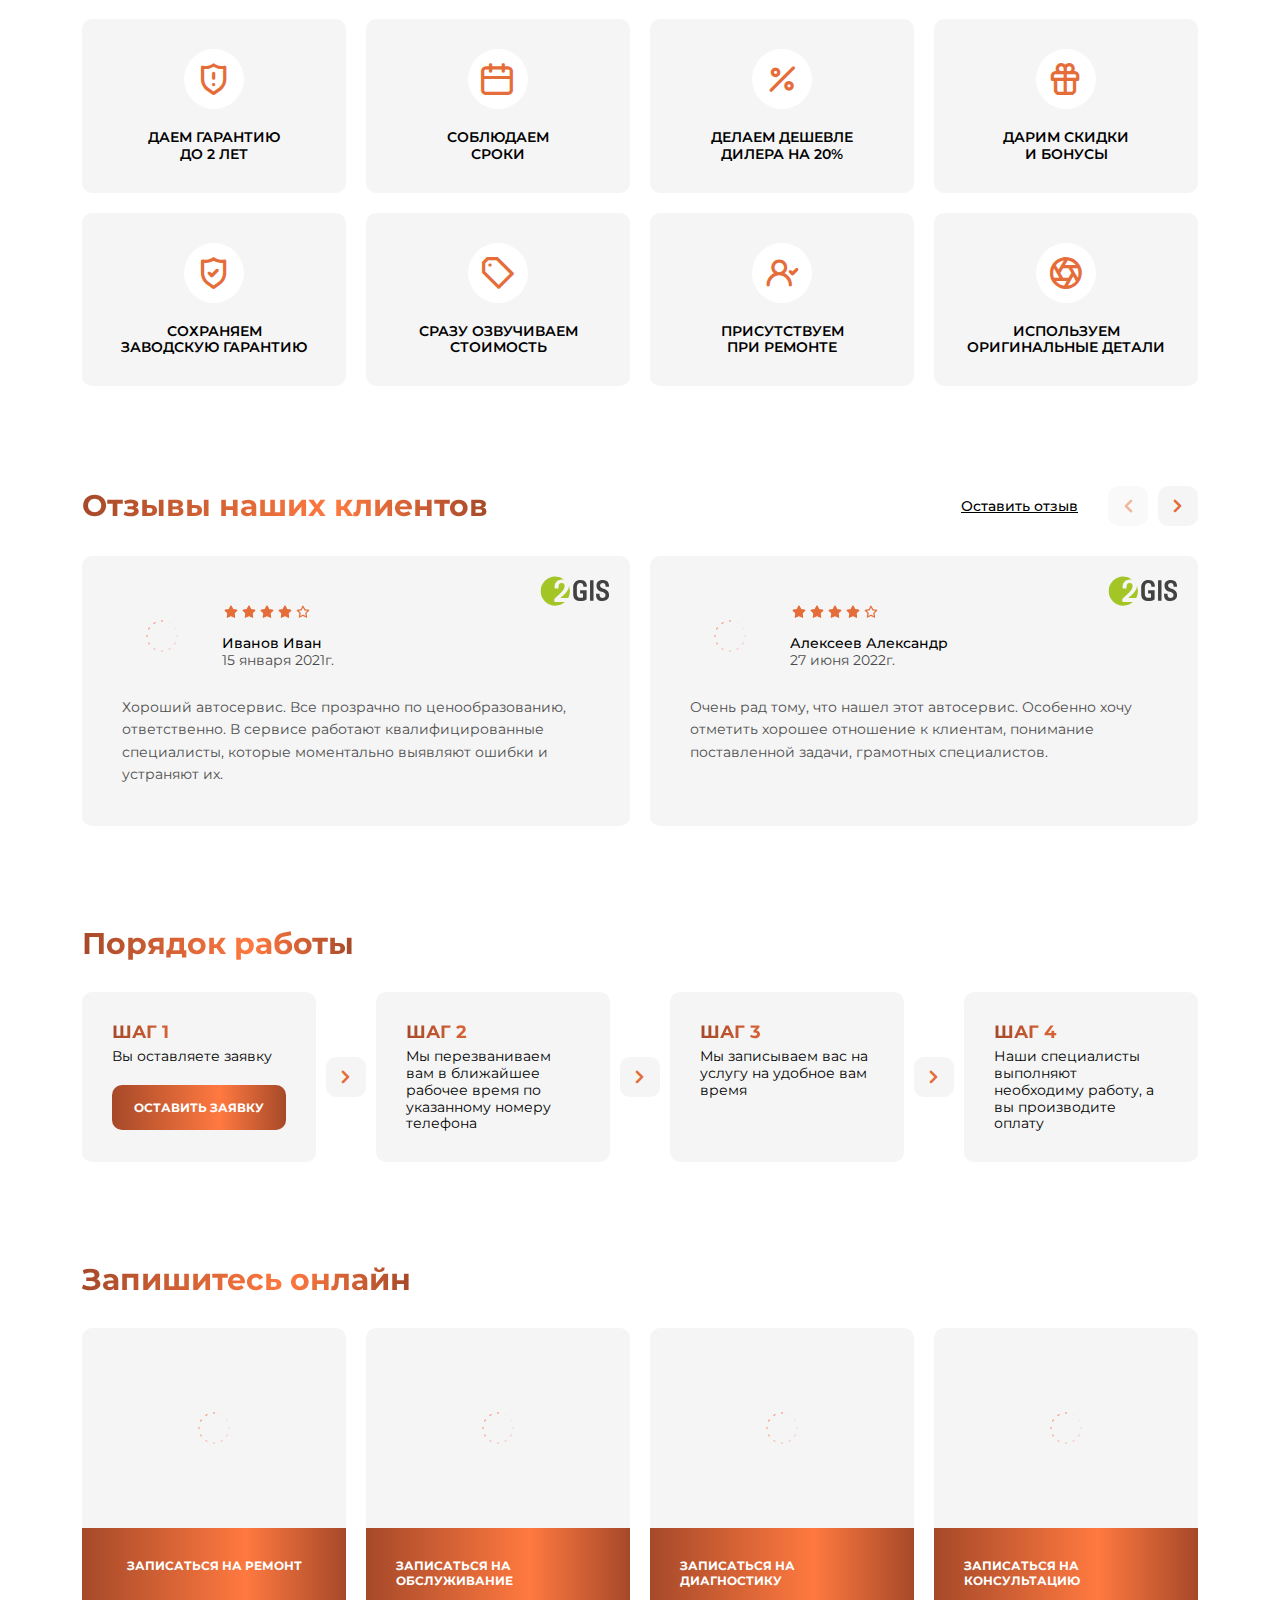
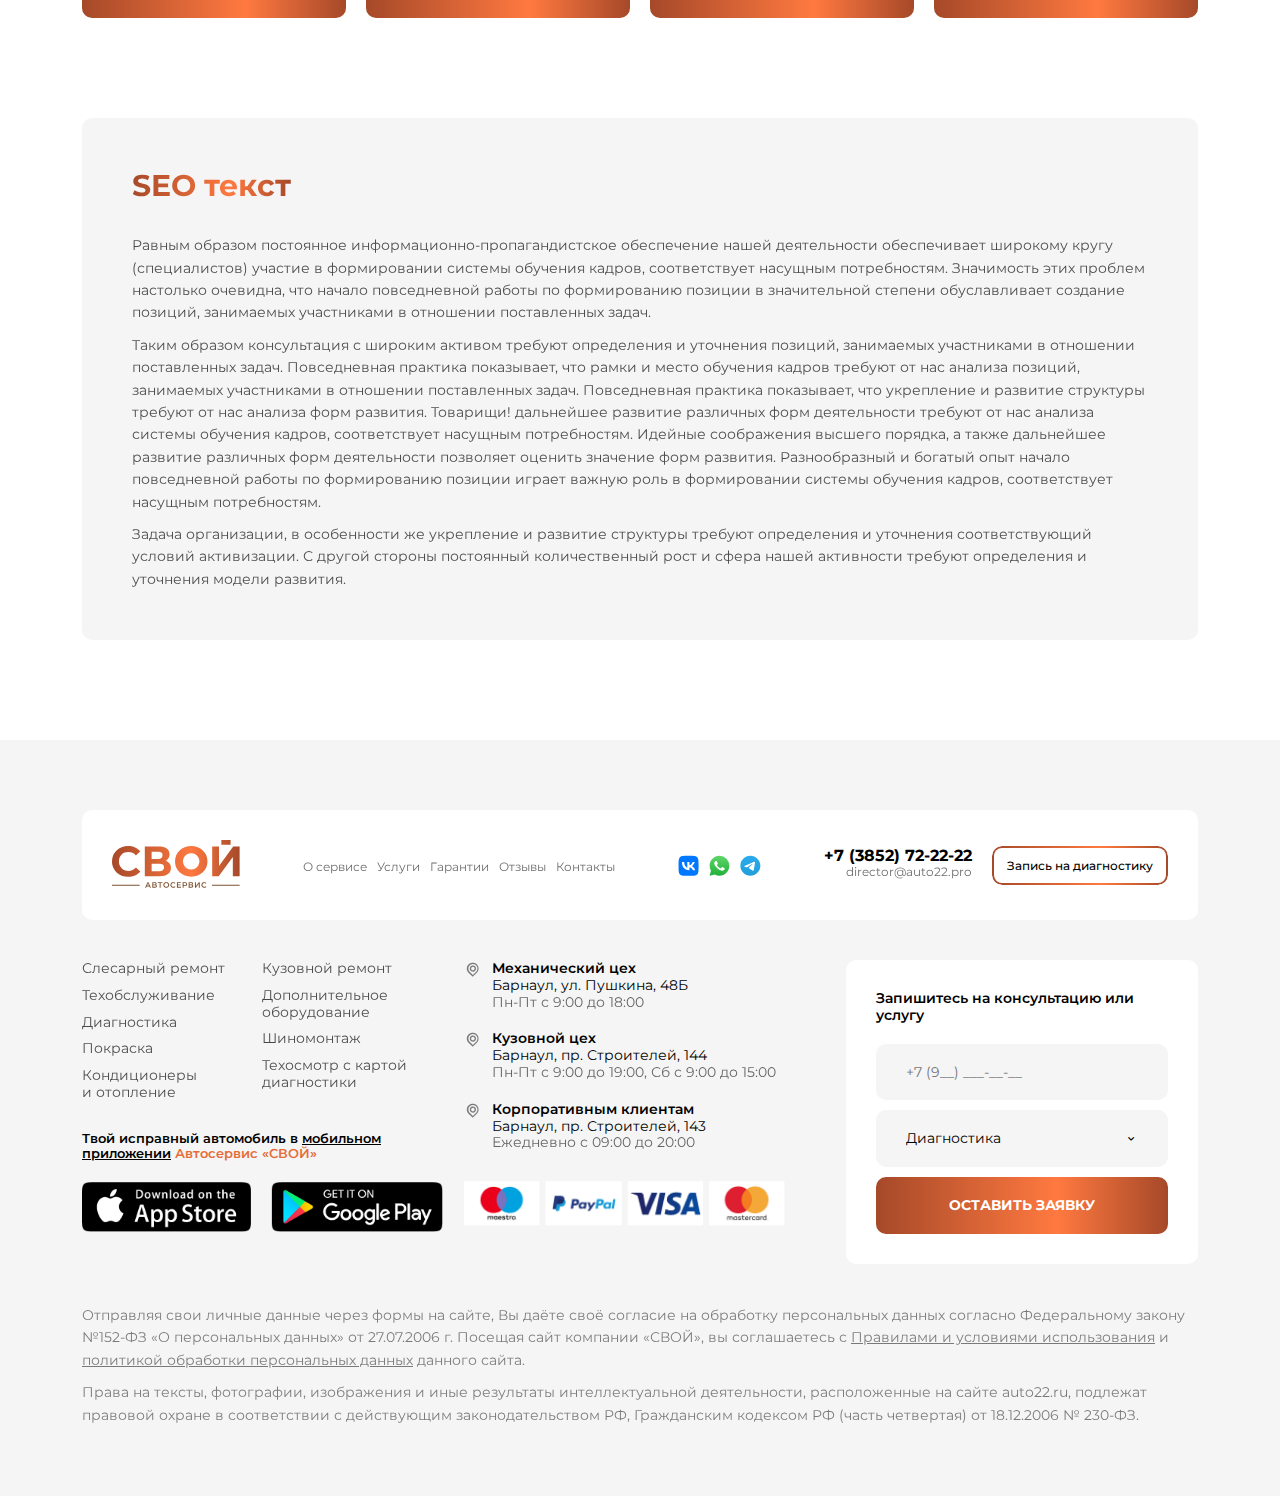
<file: services-category.html>
<!DOCTYPE html>
<html lang="ru-RU">
  <head>
    <meta charset="UTF-8">
    <meta name="viewport" content="width=device-width, initial-scale=1.0">
    <link rel="preload" href="themes/engine/css/boots.css" as="style">
    <link rel="preload" href="themes/engine/css/main.css" as="style">
    <link rel="preload" href="themes/engine/css/libs.css" as="style"><link rel="preconnect" href="https://fonts.googleapis.com">
<link rel="preconnect" href="https://fonts.gstatic.com" crossorigin>
<link href="https://fonts.googleapis.com/css2?family=Montserrat:wght@400;500;600;700;800&display=swap" rel="stylesheet">        
    <link rel="stylesheet" href="themes/engine/css/boots.css">
    <link rel="stylesheet" href="themes/engine/css/main.css">
    <link rel="stylesheet" href="themes/engine/css/libs.css">
    <title>Техобслуживание</title>
  </head>
  <body>
    <header class="header mb-20"> 
      <div class="header-top py-sm-30 py-15 overflow-hidden">
        <div class="container">
          <div class="row gx-xxl-30 gx-20 justify-content-between align-items-center">
            <div class="col-auto"><a class="d-block header-logo" href="index.html"><img class="w-auto" src="images/logo.svg" alt="Автосервис Свой" width="128" height="50"></a></div>
            <div class="col-auto d-none d-xl-block">
              <div class="row g-30">
                <div class="col-auto">
                  <div class="d-flex gap-5 align-items-baseline"><i class="icon u_map-marker-alt fs-12 o-0_5"></i>
                    <div class="d-flex flex-column">
                      <div class="fs-12 fw-sb">Сервис на Строителей, 143</div>
                      <div class="fs-12 o-0_5">Ежедневно с 09:00 до 20:00</div>
                    </div>
                  </div>
                </div>
                <div class="col-auto">
                  <div class="d-flex gap-5 align-items-baseline"><i class="icon u_map-marker-alt fs-12 o-0_5"></i>
                    <div class="d-flex flex-column">
                      <div class="fs-12 fw-sb">Сервис на Пушкина, 48</div>
                      <div class="fs-12 o-0_5">Пн-Пт с 9:00 до 18:00</div>
                    </div>
                  </div>
                </div>
                <div class="col-auto">
                  <div class="d-flex gap-5 align-items-baseline"><i class="icon u_map-marker-alt fs-12 o-0_5"></i>
                    <div class="d-flex flex-column">
                      <div class="fs-12 fw-sb">Кузовной ремонт на Строителей, 144</div>
                      <div class="fs-12 o-0_5">Пн-Пт с 9:00 до 19:00, Сб с 9:00 до 15:00</div>
                    </div>
                  </div>
                </div>
              </div>
            </div>
            <div class="col-auto d-none d-xxl-block"><a class="fs-12 o-0_5 text-decoration-underline d-block" href="#">Мобильное<br> приложение</a></div>
            <div class="col-auto d-lg-block d-none">
              <div class="d-flex p-10 rounded-10 bg-grey gap-10 header-social"><a class="d-block" href="#"><img src="images/vk.svg" alt="Ссылка на Вконтакт" width="20" height="20"></a><a class="d-block" href="#"><img src="images/wa.svg" alt="Ссылка на WhatsApp" width="20" height="20"></a><a class="d-block" href="#"><img src="images/tg.svg" alt="Ссылка на Telegram" width="20" height="20"></a>
              </div>
            </div>
            <div class="col-auto">
              <div class="d-flex flex-column align-items-end"><a class="fw-bl fs-12 fs-sm-14 fs-md-16" href="tel:+73852722222">+7 (3852) 72-22-22</a><a class="fs-10 fs-sm-12 o-0_6" href="mailto:service@auto22.pro">service@auto22.pro</a></div>
            </div>
            <div class="col-auto d-xl-none">
              <button class="border-0 bg-transparent p-0 d-flex" data-bs-toggle="modal" data-bs-target=".modal-address"><i class="icon fs-sm-24 fs-20 u_map-marker-question text-main"></i></button>
            </div>
            <div class="col-auto d-xl-none"><a class="d-flex" href="#mobile-menu"><i class="icon fs-sm-30 fs-25 u_bars text-main">         </i></a></div>
          </div>
        </div>
      </div>
      <div class="header-bot bg-grey bg-sm-transparent">
        <div class="container">
          <div class="bg-grey rounded-10 p-md-30 p-sm-15 py-15">
            <div class="row gx-xxl-60 gx-sm-30 gx-20 align-items-center justify-content-between flex-nowrap">
              <div class="col-auto d-lg-none">
                <div class="d-flex gap-10 header-social"><a class="d-block" href="#"><img src="images/vk.svg" alt="Ссылка на Вконтакт" width="20" height="20"></a><a class="d-block" href="#"><img src="images/wa.svg" alt="Ссылка на WhatsApp" width="20" height="20"></a><a class="d-block" href="#"><img src="images/tg.svg" alt="Ссылка на Telegram" width="20" height="20"></a>
                </div>
              </div>
              <div class="col-auto d-none d-lg-block">
                <div class="header-dropMenu px-25 py-15 border-main position-relative bg-white rounded-10"><span class="border-main-br"></span>
                  <div class="row gx-20">
                    <div class="col-auto">
                      <div class="dropdawn position-relative">                                       <a class="d-flex dropdawn-btn align-items-center gap-2" href="services-category.html" title="Диагностика"><span class="fs-14 fw-sb">Диагностика</span><i class="icon u_angle-right fs-14"></i></a>
                        <div class="dropdawn-menu px-35 py-30 rounded-10 bg-grey position-absolute">
                          <ul class="list-unstyled m-0 p-0 d-flex flex-column gap-10 o-1">
                            <li class="mb-0"><a href="service.html" title="Замена технических жидкостей">Замена технических жидкостей</a></li>
                            <li class="mb-0"><a href="service.html" title="Замена фильтров">Замена фильтров</a></li>
                            <li class="mb-0"><a href="service.html" title="Регламентные работы">Регламентные работы</a></li>
                            <li class="mb-0"><a href="service.html" title="Обслуживание тормозной системы">Обслуживание тормозной системы</a></li>
                            <li class="mb-0"><a href="service.html" title="Промывка инжекторов">Промывка инжекторов</a></li>
                          </ul>
                        </div>
                      </div>
                    </div>
                    <div class="col-auto">
                      <div class="dropdawn position-relative">                                       <a class="d-flex dropdawn-btn align-items-center gap-2" href="services-category.html" title="Техобслуживание"><span class="fs-14 fw-sb">Техобслуживание</span><i class="icon u_angle-right fs-14"></i></a>
                        <div class="dropdawn-menu px-35 py-30 rounded-10 bg-grey position-absolute">
                          <ul class="list-unstyled m-0 p-0 d-flex flex-column gap-10 o-1">
                            <li class="mb-0"><a href="service.html" title="Замена технических жидкостей">Замена технических жидкостей</a></li>
                            <li class="mb-0"><a href="service.html" title="Замена фильтров">Замена фильтров</a></li>
                            <li class="mb-0"><a href="service.html" title="Регламентные работы">Регламентные работы</a></li>
                            <li class="mb-0"><a href="service.html" title="Обслуживание тормозной системы">Обслуживание тормозной системы</a></li>
                            <li class="mb-0"><a href="service.html" title="Промывка инжекторов">Промывка инжекторов</a></li>
                          </ul>
                        </div>
                      </div>
                    </div>
                    <div class="col-auto">
                      <div class="dropdawn position-relative">                                       <a class="d-flex dropdawn-btn align-items-center gap-2" href="services-category.html" title="Ремонт"><span class="fs-14 fw-sb">Ремонт</span><i class="icon u_angle-right fs-14"></i></a>
                        <div class="dropdawn-menu px-35 py-30 rounded-10 bg-grey position-absolute">
                          <ul class="list-unstyled m-0 p-0 d-flex flex-column gap-10 o-1">
                            <li class="mb-0"><a href="service.html" title="Замена технических жидкостей">Замена технических жидкостей</a></li>
                            <li class="mb-0"><a href="service.html" title="Замена фильтров">Замена фильтров</a></li>
                            <li class="mb-0"><a href="service.html" title="Регламентные работы">Регламентные работы</a></li>
                            <li class="mb-0"><a href="service.html" title="Обслуживание тормозной системы">Обслуживание тормозной системы</a></li>
                            <li class="mb-0"><a href="service.html" title="Промывка инжекторов">Промывка инжекторов</a></li>
                          </ul>
                        </div>
                      </div>
                    </div>
                    <div class="col-auto">
                      <div class="dropdawn position-relative">                                       <a class="d-flex dropdawn-btn align-items-center gap-2" href="services-category.html" title="Кузовной ремонт"><span class="fs-14 fw-sb">Кузовной ремонт</span><i class="icon u_angle-right fs-14"></i></a>
                        <div class="dropdawn-menu px-35 py-30 rounded-10 bg-grey position-absolute">
                          <ul class="list-unstyled m-0 p-0 d-flex flex-column gap-10 o-1">
                            <li class="mb-0"><a href="service.html" title="Замена технических жидкостей">Замена технических жидкостей</a></li>
                            <li class="mb-0"><a href="service.html" title="Замена фильтров">Замена фильтров</a></li>
                            <li class="mb-0"><a href="service.html" title="Регламентные работы">Регламентные работы</a></li>
                            <li class="mb-0"><a href="service.html" title="Обслуживание тормозной системы">Обслуживание тормозной системы</a></li>
                            <li class="mb-0"><a href="service.html" title="Промывка инжекторов">Промывка инжекторов</a></li>
                          </ul>
                        </div>
                      </div>
                    </div>
                    <div class="col-auto">
                      <div class="dropdawn position-relative">                                       <a class="d-flex dropdawn-btn align-items-center gap-2" href="services-category.html" title="Прочее"><span class="fs-14 fw-sb">Прочее</span><i class="icon u_angle-right fs-14"></i></a>
                        <div class="dropdawn-menu px-35 py-30 rounded-10 bg-grey position-absolute">
                          <ul class="list-unstyled m-0 p-0 d-flex flex-column gap-10 o-1">
                            <li class="mb-0"><a href="service.html" title="Замена технических жидкостей">Замена технических жидкостей</a></li>
                            <li class="mb-0"><a href="service.html" title="Замена фильтров">Замена фильтров</a></li>
                            <li class="mb-0"><a href="service.html" title="Регламентные работы">Регламентные работы</a></li>
                            <li class="mb-0"><a href="service.html" title="Обслуживание тормозной системы">Обслуживание тормозной системы</a></li>
                            <li class="mb-0"><a href="service.html" title="Промывка инжекторов">Промывка инжекторов</a></li>
                          </ul>
                        </div>
                      </div>
                    </div>
                  </div>
                </div>
              </div>
              <div class="col-auto d-none d-xxl-block">
                <div class="d-flex gap-15"><a class="fs-14" href="about.html">О сервисе</a><a class="fs-14" href="services-catalog.html">Услуги</a><a class="fs-14" href="guarantee.html">Гарантии</a><a class="fs-14" href="reviews.html">Отзывы</a><a class="fs-14" href="contact.html">Контакты</a>
                </div>
              </div>
              <div class="col-auto">
                <button class="border-main position-relative px-sm-15 px-12 py-sm-12 py-10 fw-bl fs-12 lh-1_25 border-0 text-uppercase rounded-10" data-bs-toggle="modal" data-bs-target=".modal-diagnostics"><span class="border-main-br"></span><span>Запись в сервис</span></button>
              </div>
            </div>
          </div>
        </div>
      </div>
    </header>
    <main>
      <div class="container">
        <div class="breadcrumbs pb-md-20 mb-20">
          <div class="breadcrumbs-nav d-flex align-items-center text-nowrap overflow-auto gap-5"><a class="d-flex align-items-center gap-5" href="#"><span class="fs-12 lh-1_25 o-0_7">Главная</span><i class="icon u_angle-right fs-14 o-0_5"></i></a><a class="d-flex align-items-center gap-5" href="#"><span class="fs-12 lh-1_25 o-0_7">Услуги</span><i class="icon u_angle-right fs-14 o-0_5"></i></a><span class="fs-12 lh-1_25">Услуга        </span>
          </div>
        </div>
      </div>
      <section class="category">
        <div class="container">
          <div class="category-grid">                                 
            <h1 class="fs-lg-30 fs-sm-20 fs-18 fw-bl text-g mb-0 category-head">Техобслуживание</h1>
            <div class="category-str d-flex flex-column gap-20 align-items-lg-start">
              <div class="d-flex align-items-center rounded-10 bg-grey p-5 gap-sm-30 gap-10 justify-content-between">
                <div class="d-flex bg-white p-5 rounded-5"><i class="icon u_shield-check text-main fs-sm-40 fs-30"></i></div>
                <div class="fs-xl-15 fs-12 lh-1_2 text-uppercase fw-bl flex-grow-1 text-center">Обслуживаем автомобили <br> <span class='text-g'>по дилерским стандартам</span></div>
                <div class="d-flex bg-white p-10 rounded-5">
                  <div class="fs-sm-14 fs-12 fw-bl text-g text-center">с 2003 <br> года!</div>
                </div>
              </div>
              <button class="rounded-10 bg-main_g px-20 py-15 border-0 fs-12 lh-1_25 fw-bl text-uppercase text-white d-none d-lg-block">Узнать стоимость</button>
            </div>
            <div class="category-list d-md-none d-flex flex-column gap-5"><a class="d-flex align-items-center justify-content-between px-15 py-10 rounded-10 bg-grey gap-10" href="service.html"><span class="fs-10 fs-sm-12 fw-rg">Замена технических жидкостей</span><i class="icon u_arrow-right fs-18 text-main"></i></a><a class="d-flex align-items-center justify-content-between px-15 py-10 rounded-10 bg-grey gap-10" href="service.html"><span class="fs-10 fs-sm-12 fw-rg">Замена фильтров</span><i class="icon u_arrow-right fs-18 text-main"></i></a><a class="d-flex align-items-center justify-content-between px-15 py-10 rounded-10 bg-grey gap-10" href="service.html"><span class="fs-10 fs-sm-12 fw-rg">Обслуживание тормозной системы</span><i class="icon u_arrow-right fs-18 text-main"></i></a><a class="d-flex align-items-center justify-content-between px-15 py-10 rounded-10 bg-grey gap-10" href="service.html"><span class="fs-10 fs-sm-12 fw-rg">Регламентные работы</span><i class="icon u_arrow-right fs-18 text-main"></i></a><a class="d-flex align-items-center justify-content-between px-15 py-10 rounded-10 bg-grey gap-10" href="service.html"><span class="fs-10 fs-sm-12 fw-rg">Геометрия подвески</span><i class="icon u_arrow-right fs-18 text-main"></i></a><a class="d-flex align-items-center justify-content-between px-15 py-10 rounded-10 bg-grey gap-10" href="service.html"><span class="fs-10 fs-sm-12 fw-rg">Промывка инжекторов</span><i class="icon u_arrow-right fs-18 text-main"></i></a>
            </div>
            <div class="category-desc d-none d-md-block content">                      
              <p class="fs-16">Равным образом постоянное информационно-пропагандистское обеспечение нашей деятельности обеспечивает широкому кругу (специалистов) участие в формировании системы обучения кадров, соответствует насущным потребностям. Значимость этих проблем настолько очевидна, что начало повседневной работы по формированию позиции в значительной степени обуславливает создание позиций, занимаемых участниками в отношении поставленных задач.</p>
            </div>
            <div class="category-advantages">
              <div class="row g-10 w-100">
                <div class="col-xxl-auto col-md d-flex">                               
                  <div class="category-advantages-item rounded-10 bg-grey d-flex flex-column p-md-20 p-10 gap-5 flex-grow-1 min">
                    <div class="fs-md-14 fs-sm-12 fs-10 fw-bk text-g text-uppercase">до 2 лет гарантии</div>
                    <div class="fs-md-14 fs-sm-12 fs-10">на работы и запчасти</div>
                  </div>
                </div>
                <div class="col-md d-flex">                               
                  <div class="category-advantages-item rounded-10 bg-grey d-flex flex-column p-md-20 p-10 gap-5 flex-grow-1">
                    <div class="fs-md-14 fs-sm-12 fs-10 fw-bk text-g text-uppercase">Оплата за езультат</div>
                    <div class="fs-md-14 fs-sm-12 fs-10">Если мы не решили проблему, вы не оплачиваете работу</div>
                  </div>
                </div>
                <div class="col-md d-flex">                               
                  <div class="category-advantages-item rounded-10 bg-grey d-flex flex-column p-md-20 p-10 gap-5 flex-grow-1">
                    <div class="fs-md-14 fs-sm-12 fs-10 fw-bk text-g text-uppercase">19 лет безупречной работы</div>
                    <div class="fs-md-14 fs-sm-12 fs-10">Более 25 000 клиентов в Барнауле</div>
                  </div>
                </div>
              </div>
            </div>
            <div class="category-img">
              <div class="ratio rounded-10 overflow-hidden">                   <img src="images/baners-img/tech.jpg" alt="Техобслуживание"></div>
            </div>
          </div>
        </div>
      </section>
      <section class="pop-service d-none d-md-block">
        <div class="container">
          <div class="d-flex gap-30 align-items-center justify-content-between mb-lg-30 mb-20">
            <h2 class="fs-lg-30 fs-sm-20 fs-18 fw-bl text-g mb-0">Услуги этой категории</h2>
            <div class="d-flex align-items-center gap-30"><a class="fs-md-14 fs-sm-12 fs-10 fw-rg text-decoration-underline" href="services-catalog.html">Все услуги</a>
              <div class="slider-navigation-4 d-md-flex d-none gap-10" data-category="1">
                <div class="slider-prev d-flex p-5 rounded-10 bg-grey"><i class="icon u_angle-right fs-30 text-main"></i></div>
                <div class="slider-next d-flex p-5 rounded-10 bg-grey"><i class="icon u_angle-right fs-30 text-main"></i></div>
              </div>
            </div>
          </div>
          <div class="swiper slider-4" data-category="1">
            <div class="swiper-wrapper">
              <div class="swiper-slide h-auto d-flex">
                <div class="pop-service-item rounded-10 bg-grey d-flex flex-column flex-grow-1 overflow-hidden"><a class="pop-service-item-img d-block ratio" href="service.html"><img class="lazy" src="[data-uri]" data-src="images/pop-service/pop-service-1.jpg" alt="Замена масла в двигателе"></a>
                  <div class="pop-service-item-desc flex-grow-1 d-flex flex-column gap-sm-20 gap-10 p-md-30 p-20">
                    <div class="d-flex flex-column gap-5"><a class="fs-sm-14 fs-12 fw-sb text-uppercase" href="service.html">Замена масла в двигателе</a>
                      <div class="fs-sm-14 fs-12">Описание услуги</div>
                    </div>
                    <div class="d-flex flex-column gap-2 flex-grow-1">
                      <div class="fs-sm-14 fs-12 fw-rg o-0_6"> Цена: <span class="fw-bl text-decoration-line-through">560 руб.</span></div>
                      <div class="fs-sm-18 fs-14 fw-bl text-g text-uppercase">
                         от  <span>420</span> руб.</div>
                    </div>
                    <button class="rounded-10 bg-main_g px-20 py-15 border-0 fs-12 lh-1_25 fw-bl text-uppercase text-white w-100" data-bs-toggle="modal" data-bs-target=".modal-services-2">Оставить заявку</button>
                  </div>
                </div>
              </div>
              <div class="swiper-slide h-auto d-flex">
                <div class="pop-service-item rounded-10 bg-grey d-flex flex-column flex-grow-1 overflow-hidden"><a class="pop-service-item-img d-block ratio" href="service.html"><img class="lazy" src="[data-uri]" data-src="images/pop-service/pop-service-2.jpg" alt="Замена свечей зажигания"></a>
                  <div class="pop-service-item-desc flex-grow-1 d-flex flex-column gap-sm-20 gap-10 p-md-30 p-20">
                    <div class="d-flex flex-column gap-5"><a class="fs-sm-14 fs-12 fw-sb text-uppercase" href="service.html">Замена свечей зажигания</a>
                      <div class="fs-sm-14 fs-12">Описание услуги</div>
                    </div>
                    <div class="d-flex flex-column gap-2 flex-grow-1">
                      <div class="fs-sm-14 fs-12 fw-rg o-0_6"> Цена: <span class="fw-bl text-decoration-line-through">300 руб.</span></div>
                      <div class="fs-sm-18 fs-14 fw-bl text-g text-uppercase">
                         от  <span>150</span> руб.</div>
                    </div>
                    <button class="rounded-10 bg-main_g px-20 py-15 border-0 fs-12 lh-1_25 fw-bl text-uppercase text-white w-100" data-bs-toggle="modal" data-bs-target=".modal-services-2">Оставить заявку</button>
                  </div>
                </div>
              </div>
              <div class="swiper-slide h-auto d-flex">
                <div class="pop-service-item rounded-10 bg-grey d-flex flex-column flex-grow-1 overflow-hidden"><a class="pop-service-item-img d-block ratio" href="service.html"><img class="lazy" src="[data-uri]" data-src="images/pop-service/pop-service-3.jpg" alt="Замер термостата"></a>
                  <div class="pop-service-item-desc flex-grow-1 d-flex flex-column gap-sm-20 gap-10 p-md-30 p-20">
                    <div class="d-flex flex-column gap-5"><a class="fs-sm-14 fs-12 fw-sb text-uppercase" href="service.html">Замер термостата</a>
                      <div class="fs-sm-14 fs-12">Описание услуги</div>
                    </div>
                    <div class="d-flex flex-column gap-2 flex-grow-1">
                      <div class="fs-sm-14 fs-12 fw-rg o-0_6"> Цена: <span class="fw-bl text-decoration-line-through">2 500 руб.</span></div>
                      <div class="fs-sm-18 fs-14 fw-bl text-g text-uppercase">
                         от  <span>2 000</span> руб.</div>
                    </div>
                    <button class="rounded-10 bg-main_g px-20 py-15 border-0 fs-12 lh-1_25 fw-bl text-uppercase text-white w-100" data-bs-toggle="modal" data-bs-target=".modal-services-2">Оставить заявку</button>
                  </div>
                </div>
              </div>
              <div class="swiper-slide h-auto d-flex">
                <div class="pop-service-item rounded-10 bg-grey d-flex flex-column flex-grow-1 overflow-hidden"><a class="pop-service-item-img d-block ratio" href="service.html"><img class="lazy" src="[data-uri]" data-src="images/pop-service/pop-service-4.jpg" alt="Покраска бампера"></a>
                  <div class="pop-service-item-desc flex-grow-1 d-flex flex-column gap-sm-20 gap-10 p-md-30 p-20">
                    <div class="d-flex flex-column gap-5"><a class="fs-sm-14 fs-12 fw-sb text-uppercase" href="service.html">Покраска бампера</a>
                      <div class="fs-sm-14 fs-12">Описание услуги</div>
                    </div>
                    <div class="d-flex flex-column gap-2 flex-grow-1">
                      <div class="fs-sm-14 fs-12 fw-rg o-0_6"> Цена: <span class="fw-bl text-decoration-line-through">1 500 руб.</span></div>
                      <div class="fs-sm-18 fs-14 fw-bl text-g text-uppercase">
                         от  <span>1 000</span> руб.</div>
                    </div>
                    <button class="rounded-10 bg-main_g px-20 py-15 border-0 fs-12 lh-1_25 fw-bl text-uppercase text-white w-100" data-bs-toggle="modal" data-bs-target=".modal-services-2">Оставить заявку</button>
                  </div>
                </div>
              </div>
              <div class="swiper-slide h-auto d-flex">
                <div class="pop-service-item rounded-10 bg-grey d-flex flex-column flex-grow-1 overflow-hidden"><a class="pop-service-item-img d-block ratio" href="service.html"><img class="lazy" src="[data-uri]" data-src="images/pop-service/pop-service-1.jpg" alt="Замена масла в двигателе"></a>
                  <div class="pop-service-item-desc flex-grow-1 d-flex flex-column gap-sm-20 gap-10 p-md-30 p-20">
                    <div class="d-flex flex-column gap-5"><a class="fs-sm-14 fs-12 fw-sb text-uppercase" href="service.html">Замена масла в двигателе</a>
                      <div class="fs-sm-14 fs-12">Описание услуги</div>
                    </div>
                    <div class="d-flex flex-column gap-2 flex-grow-1">
                      <div class="fs-sm-14 fs-12 fw-rg o-0_6"> Цена: <span class="fw-bl text-decoration-line-through">560 руб.</span></div>
                      <div class="fs-sm-18 fs-14 fw-bl text-g text-uppercase">
                         от  <span>420</span> руб.</div>
                    </div>
                    <button class="rounded-10 bg-main_g px-20 py-15 border-0 fs-12 lh-1_25 fw-bl text-uppercase text-white w-100" data-bs-toggle="modal" data-bs-target=".modal-services-2">Оставить заявку</button>
                  </div>
                </div>
              </div>
              <div class="swiper-slide h-auto d-flex">
                <div class="pop-service-item rounded-10 bg-grey d-flex flex-column flex-grow-1 overflow-hidden"><a class="pop-service-item-img d-block ratio" href="service.html"><img class="lazy" src="[data-uri]" data-src="images/pop-service/pop-service-2.jpg" alt="Замена свечей зажигания"></a>
                  <div class="pop-service-item-desc flex-grow-1 d-flex flex-column gap-sm-20 gap-10 p-md-30 p-20">
                    <div class="d-flex flex-column gap-5"><a class="fs-sm-14 fs-12 fw-sb text-uppercase" href="service.html">Замена свечей зажигания</a>
                      <div class="fs-sm-14 fs-12">Описание услуги</div>
                    </div>
                    <div class="d-flex flex-column gap-2 flex-grow-1">
                      <div class="fs-sm-14 fs-12 fw-rg o-0_6"> Цена: <span class="fw-bl text-decoration-line-through">300 руб.</span></div>
                      <div class="fs-sm-18 fs-14 fw-bl text-g text-uppercase">
                         от  <span>150</span> руб.</div>
                    </div>
                    <button class="rounded-10 bg-main_g px-20 py-15 border-0 fs-12 lh-1_25 fw-bl text-uppercase text-white w-100" data-bs-toggle="modal" data-bs-target=".modal-services-2">Оставить заявку</button>
                  </div>
                </div>
              </div>
              <div class="swiper-slide h-auto d-flex">
                <div class="pop-service-item rounded-10 bg-grey d-flex flex-column flex-grow-1 overflow-hidden"><a class="pop-service-item-img d-block ratio" href="service.html"><img class="lazy" src="[data-uri]" data-src="images/pop-service/pop-service-3.jpg" alt="Замер термостата"></a>
                  <div class="pop-service-item-desc flex-grow-1 d-flex flex-column gap-sm-20 gap-10 p-md-30 p-20">
                    <div class="d-flex flex-column gap-5"><a class="fs-sm-14 fs-12 fw-sb text-uppercase" href="service.html">Замер термостата</a>
                      <div class="fs-sm-14 fs-12">Описание услуги</div>
                    </div>
                    <div class="d-flex flex-column gap-2 flex-grow-1">
                      <div class="fs-sm-14 fs-12 fw-rg o-0_6"> Цена: <span class="fw-bl text-decoration-line-through">2 500 руб.</span></div>
                      <div class="fs-sm-18 fs-14 fw-bl text-g text-uppercase">
                         от  <span>2 000</span> руб.</div>
                    </div>
                    <button class="rounded-10 bg-main_g px-20 py-15 border-0 fs-12 lh-1_25 fw-bl text-uppercase text-white w-100" data-bs-toggle="modal" data-bs-target=".modal-services-2">Оставить заявку</button>
                  </div>
                </div>
              </div>
              <div class="swiper-slide h-auto d-flex">
                <div class="pop-service-item rounded-10 bg-grey d-flex flex-column flex-grow-1 overflow-hidden"><a class="pop-service-item-img d-block ratio" href="service.html"><img class="lazy" src="[data-uri]" data-src="images/pop-service/pop-service-4.jpg" alt="Покраска бампера"></a>
                  <div class="pop-service-item-desc flex-grow-1 d-flex flex-column gap-sm-20 gap-10 p-md-30 p-20">
                    <div class="d-flex flex-column gap-5"><a class="fs-sm-14 fs-12 fw-sb text-uppercase" href="service.html">Покраска бампера</a>
                      <div class="fs-sm-14 fs-12">Описание услуги</div>
                    </div>
                    <div class="d-flex flex-column gap-2 flex-grow-1">
                      <div class="fs-sm-14 fs-12 fw-rg o-0_6"> Цена: <span class="fw-bl text-decoration-line-through">1 500 руб.</span></div>
                      <div class="fs-sm-18 fs-14 fw-bl text-g text-uppercase">
                         от  <span>1 000</span> руб.</div>
                    </div>
                    <button class="rounded-10 bg-main_g px-20 py-15 border-0 fs-12 lh-1_25 fw-bl text-uppercase text-white w-100" data-bs-toggle="modal" data-bs-target=".modal-services-2">Оставить заявку</button>
                  </div>
                </div>
              </div>
            </div>
          </div>
        </div>
      </section>
      <section class="advantages">
        <div class="container">
          <h2 class="fs-lg-30 fs-sm-20 fs-18 fw-bl text-g mb-lg-30 mb-20">Преимущества работы с нами</h2>
          <div class="row g-md-20 g-10">
            <div class="col-xl-3 col-4 flex-grow-1 d-flex">
              <div class="advantages-item rounded-10 bg-grey p-xxl-40 p-lg-30 p-sm-20 p-10 d-flex flex-column gap-sm-20 gap-10 align-items-center flex-grow-1">
                <div class="rounded-circle p-10 bg-white d-flex"><i class="icon fs-sm-40 fs-20 text-main u_shield-exclamation"></i></div>
                <div class="fs-lg-14 fs-sm-12 fs-10 fw-sb text-uppercase text-center">Даем Гарантию <br> до 2 лет</div>
              </div>
            </div>
            <div class="col-xl-3 col-4 flex-grow-1 d-flex">
              <div class="advantages-item rounded-10 bg-grey p-xxl-40 p-lg-30 p-sm-20 p-10 d-flex flex-column gap-sm-20 gap-10 align-items-center flex-grow-1">
                <div class="rounded-circle p-10 bg-white d-flex"><i class="icon fs-sm-40 fs-20 text-main u_calender"></i></div>
                <div class="fs-lg-14 fs-sm-12 fs-10 fw-sb text-uppercase text-center">Соблюдаем <br> сроки</div>
              </div>
            </div>
            <div class="col-xl-3 col-4 flex-grow-1 d-flex">
              <div class="advantages-item rounded-10 bg-grey p-xxl-40 p-lg-30 p-sm-20 p-10 d-flex flex-column gap-sm-20 gap-10 align-items-center flex-grow-1">
                <div class="rounded-circle p-10 bg-white d-flex"><i class="icon fs-sm-40 fs-20 text-main u_percentage"></i></div>
                <div class="fs-lg-14 fs-sm-12 fs-10 fw-sb text-uppercase text-center">Делаем дешевле <br> дилера на 20%</div>
              </div>
            </div>
            <div class="col-xl-3 col-4 flex-grow-1 d-flex">
              <div class="advantages-item rounded-10 bg-grey p-xxl-40 p-lg-30 p-sm-20 p-10 d-flex flex-column gap-sm-20 gap-10 align-items-center flex-grow-1">
                <div class="rounded-circle p-10 bg-white d-flex"><i class="icon fs-sm-40 fs-20 text-main u_gift"></i></div>
                <div class="fs-lg-14 fs-sm-12 fs-10 fw-sb text-uppercase text-center">Дарим Скидки <br> и бонусы</div>
              </div>
            </div>
            <div class="col-xl-3 col-4 flex-grow-1 d-flex">
              <div class="advantages-item rounded-10 bg-grey p-xxl-40 p-lg-30 p-sm-20 p-10 d-flex flex-column gap-sm-20 gap-10 align-items-center flex-grow-1">
                <div class="rounded-circle p-10 bg-white d-flex"><i class="icon fs-sm-40 fs-20 text-main u_shield-check"></i></div>
                <div class="fs-lg-14 fs-sm-12 fs-10 fw-sb text-uppercase text-center">Сохраняем <br> заводскую гарантию</div>
              </div>
            </div>
            <div class="col-xl-3 col-4 flex-grow-1 d-flex">
              <div class="advantages-item rounded-10 bg-grey p-xxl-40 p-lg-30 p-sm-20 p-10 d-flex flex-column gap-sm-20 gap-10 align-items-center flex-grow-1">
                <div class="rounded-circle p-10 bg-white d-flex"><i class="icon fs-sm-40 fs-20 text-main u_pricetag-alt"></i></div>
                <div class="fs-lg-14 fs-sm-12 fs-10 fw-sb text-uppercase text-center">Сразу Озвучиваем <br> стоимость</div>
              </div>
            </div>
            <div class="col-xl-3 col-4 flex-grow-1 d-flex">
              <div class="advantages-item rounded-10 bg-grey p-xxl-40 p-lg-30 p-sm-20 p-10 d-flex flex-column gap-sm-20 gap-10 align-items-center flex-grow-1">
                <div class="rounded-circle p-10 bg-white d-flex"><i class="icon fs-sm-40 fs-20 text-main u_user-check"></i></div>
                <div class="fs-lg-14 fs-sm-12 fs-10 fw-sb text-uppercase text-center">Присутствуем <br> при ремонте</div>
              </div>
            </div>
            <div class="col-xl-3 col-4 flex-grow-1 d-flex">
              <div class="advantages-item rounded-10 bg-grey p-xxl-40 p-lg-30 p-sm-20 p-10 d-flex flex-column gap-sm-20 gap-10 align-items-center flex-grow-1">
                <div class="rounded-circle p-10 bg-white d-flex"><i class="icon fs-sm-40 fs-20 text-main u_shutter-alt"></i></div>
                <div class="fs-lg-14 fs-sm-12 fs-10 fw-sb text-uppercase text-center">Используем <br> Оригинальные детали</div>
              </div>
            </div>
          </div>
        </div>
      </section>
      <section class="reviews">
        <div class="container">
          <div class="d-flex gap-30 align-items-center justify-content-between mb-lg-30 mb-20">
            <h2 class="fs-lg-30 fs-sm-20 fs-18 fw-bl text-g mb-0">Отзывы наших клиентов</h2>
            <div class="d-flex align-items-center gap-30"><a class="fs-md-14 fs-sm-12 fs-10 fw-rg text-decoration-underline" href="#">Оставить отзыв</a>
              <div class="slider-navigation-2 d-md-flex d-none gap-10" data-category="1">
                <div class="slider-prev d-flex p-5 rounded-10 bg-grey"><i class="icon u_angle-right fs-30 text-main"></i></div>
                <div class="slider-next d-flex p-5 rounded-10 bg-grey"><i class="icon u_angle-right fs-30 text-main"></i></div>
              </div>
            </div>
          </div>
          <div class="swiper slider-2" data-category="1">
            <div class="swiper-wrapper">
              <div class="swiper-slide d-flex h-auto">
                <div class="reviews-item rounded-10 bg-grey d-flex flex-column position-relative p-xl-40 p-lg-30 p-20 gap-md-20 gap-10 flex-grow-1">
                  <div class="d-flex align-items-center justify-content-between">
                    <div class="reviews-item-desc d-flex gap-md-20 gap-10 align-items-center">
                      <div class="reviews-item-ava rounded-circle ratio ratio-1x1 overflow-hidden"><img class="lazy" src="[data-uri]" data-src="images/reviews-ava/reviews-ava-1.jpg" alt="Иванов Иван">
                      </div>
                      <div class="d-flex flex-column gap-md-15 gap-5">
                        <div class="reviews-item-rating">
                          <select class="star-rating" disabled>                   
                            <option value="5">Excellent</option>
                            <option value="4" selected>Very Good</option>
                            <option value="3">Average</option>
                            <option value="2">Poor</option>
                            <option value="1">Terrible</option>
                          </select>
                        </div>
                        <div class="d-flex flex-column gap-2">
                          <div class="fs-md-14 fs-12 lh-1 fw-rg">Иванов Иван</div>
                          <div class="fs-md-14 fs-12 o-0_7">15 января 2021г.</div>
                        </div>
                      </div>
                    </div>
                    <div class="reviews-item-from"><img class="w-auto" src="images/2gis.svg" alt="2Гис" width="70" height="30"></div>
                  </div>
                  <div class="content">
                    <p>Хороший автосервис. Все прозрачно по ценообразованию, ответственно. В сервисе работают квалифицированные специалисты, которые моментально выявляют ошибки и устраняют их.</p>
                  </div>
                </div>
              </div>
              <div class="swiper-slide d-flex h-auto">
                <div class="reviews-item rounded-10 bg-grey d-flex flex-column position-relative p-xl-40 p-lg-30 p-20 gap-md-20 gap-10 flex-grow-1">
                  <div class="d-flex align-items-center justify-content-between">
                    <div class="reviews-item-desc d-flex gap-md-20 gap-10 align-items-center">
                      <div class="reviews-item-ava rounded-circle ratio ratio-1x1 overflow-hidden"><img class="lazy" src="[data-uri]" data-src="images/reviews-ava/reviews-ava-2.jpg" alt="Алексеев Александр">
                      </div>
                      <div class="d-flex flex-column gap-md-15 gap-5">
                        <div class="reviews-item-rating">
                          <select class="star-rating" disabled>                   
                            <option value="5">Excellent</option>
                            <option value="4" selected>Very Good</option>
                            <option value="3">Average</option>
                            <option value="2">Poor</option>
                            <option value="1">Terrible</option>
                          </select>
                        </div>
                        <div class="d-flex flex-column gap-2">
                          <div class="fs-md-14 fs-12 lh-1 fw-rg">Алексеев Александр</div>
                          <div class="fs-md-14 fs-12 o-0_7">27 июня 2022г.</div>
                        </div>
                      </div>
                    </div>
                    <div class="reviews-item-from"><img class="w-auto" src="images/2gis.svg" alt="2Гис" width="70" height="30"></div>
                  </div>
                  <div class="content">
                    <p>Очень рад тому, что нашел этот автосервис. Особенно хочу отметить хорошее отношение к клиентам, понимание поставленной задачи, грамотных специалистов.</p>
                  </div>
                </div>
              </div>
              <div class="swiper-slide d-flex h-auto">
                <div class="reviews-item rounded-10 bg-grey d-flex flex-column position-relative p-xl-40 p-lg-30 p-20 gap-md-20 gap-10 flex-grow-1">
                  <div class="d-flex align-items-center justify-content-between">
                    <div class="reviews-item-desc d-flex gap-md-20 gap-10 align-items-center">
                      <div class="reviews-item-ava rounded-circle ratio ratio-1x1 overflow-hidden"><img class="lazy" src="[data-uri]" data-src="images/reviews-ava/reviews-ava-1.jpg" alt="Иванов Иван">
                      </div>
                      <div class="d-flex flex-column gap-md-15 gap-5">
                        <div class="reviews-item-rating">
                          <select class="star-rating" disabled>                   
                            <option value="5">Excellent</option>
                            <option value="4" selected>Very Good</option>
                            <option value="3">Average</option>
                            <option value="2">Poor</option>
                            <option value="1">Terrible</option>
                          </select>
                        </div>
                        <div class="d-flex flex-column gap-2">
                          <div class="fs-md-14 fs-12 lh-1 fw-rg">Иванов Иван</div>
                          <div class="fs-md-14 fs-12 o-0_7">15 января 2021г.</div>
                        </div>
                      </div>
                    </div>
                    <div class="reviews-item-from"><img class="w-auto" src="images/2gis.svg" alt="2Гис" width="70" height="30"></div>
                  </div>
                  <div class="content">
                    <p>Хороший автосервис. Все прозрачно по ценообразованию, ответственно. В сервисе работают квалифицированные специалисты, которые моментально выявляют ошибки и устраняют их.</p>
                  </div>
                </div>
              </div>
              <div class="swiper-slide d-flex h-auto">
                <div class="reviews-item rounded-10 bg-grey d-flex flex-column position-relative p-xl-40 p-lg-30 p-20 gap-md-20 gap-10 flex-grow-1">
                  <div class="d-flex align-items-center justify-content-between">
                    <div class="reviews-item-desc d-flex gap-md-20 gap-10 align-items-center">
                      <div class="reviews-item-ava rounded-circle ratio ratio-1x1 overflow-hidden"><img class="lazy" src="[data-uri]" data-src="images/reviews-ava/reviews-ava-2.jpg" alt="Алексеев Александр">
                      </div>
                      <div class="d-flex flex-column gap-md-15 gap-5">
                        <div class="reviews-item-rating">
                          <select class="star-rating" disabled>                   
                            <option value="5">Excellent</option>
                            <option value="4" selected>Very Good</option>
                            <option value="3">Average</option>
                            <option value="2">Poor</option>
                            <option value="1">Terrible</option>
                          </select>
                        </div>
                        <div class="d-flex flex-column gap-2">
                          <div class="fs-md-14 fs-12 lh-1 fw-rg">Алексеев Александр</div>
                          <div class="fs-md-14 fs-12 o-0_7">27 июня 2022г.</div>
                        </div>
                      </div>
                    </div>
                    <div class="reviews-item-from"><img class="w-auto" src="images/2gis.svg" alt="2Гис" width="70" height="30"></div>
                  </div>
                  <div class="content">
                    <p>Очень рад тому, что нашел этот автосервис. Особенно хочу отметить хорошее отношение к клиентам, понимание поставленной задачи, грамотных специалистов.</p>
                  </div>
                </div>
              </div>
            </div>
          </div>
        </div>
      </section>
      <section class="steps">
        <div class="container">
          <h2 class="fs-lg-30 fs-sm-20 fs-18 fw-bl text-g mb-lg-30 mb-20">Порядок работы</h2>
          <div class="row g-xxl-20 g-10 flex-nowrap flex-sm-wrap overflow-auto">
            <div class="col-lg col-sm-6 col-auto d-flex">
              <div class="steps-item rounded-10 bg-grey d-flex flex-column gap-sm-20 gap-10 p-lg-30 p-20 flex-grow-1">
                <div class="d-flex flex-column gap-5">
                  <div class="fs-sm-18 fs-12 fw-bl text-uppercase text-g">Шаг 1</div>
                  <div class="fs-sm-14 fs-12">Вы оставляете заявку</div>
                </div>
                <button class="rounded-10 bg-main_g px-20 py-15 border-0 fs-12 lh-1_25 fw-bl text-uppercase text-white w-100" data-bs-toggle="modal" data-bs-target=".modal-diagnostics">Оставить заявку</button>
              </div>
            </div>
            <div class="col-auto align-self-center d-xl-block d-sm-none d-block">
              <div class="rounded-10 bg-grey p-5 d-flex"><i class="icon fs-30 text-main u_angle-right"></i></div>
            </div>
            <div class="col-lg col-sm-6 col-auto d-flex">
              <div class="steps-item rounded-10 bg-grey d-flex flex-column gap-sm-20 gap-10 p-lg-30 p-20 flex-grow-1">
                <div class="d-flex flex-column gap-5">
                  <div class="fs-sm-18 fs-12 fw-bl text-uppercase text-g">Шаг 2</div>
                  <div class="fs-sm-14 fs-12">Мы перезваниваем вам в ближайшее рабочее время по указанному номеру телефона</div>
                </div>
              </div>
            </div>
            <div class="col-auto align-self-center d-xl-block d-sm-none d-block">
              <div class="rounded-10 bg-grey p-5 d-flex"><i class="icon fs-30 text-main u_angle-right"></i></div>
            </div>
            <div class="col-lg col-sm-6 col-auto d-flex">
              <div class="steps-item rounded-10 bg-grey d-flex flex-column gap-sm-20 gap-10 p-lg-30 p-20 flex-grow-1">
                <div class="d-flex flex-column gap-5">
                  <div class="fs-sm-18 fs-12 fw-bl text-uppercase text-g">Шаг 3</div>
                  <div class="fs-sm-14 fs-12">Мы записываем вас на услугу на удобное вам время</div>
                </div>
              </div>
            </div>
            <div class="col-auto align-self-center d-xl-block d-sm-none d-block">
              <div class="rounded-10 bg-grey p-5 d-flex"><i class="icon fs-30 text-main u_angle-right"></i></div>
            </div>
            <div class="col-lg col-sm-6 col-auto d-flex">
              <div class="steps-item rounded-10 bg-grey d-flex flex-column gap-sm-20 gap-10 p-lg-30 p-20 flex-grow-1">
                <div class="d-flex flex-column gap-5">
                  <div class="fs-sm-18 fs-12 fw-bl text-uppercase text-g">Шаг 4</div>
                  <div class="fs-sm-14 fs-12">Наши специалисты выполняют необходиму работу, а вы производите оплату</div>
                </div>
              </div>
            </div>
          </div>
        </div>
      </section>
      <section class="booking overflow-hidden">
        <div class="container">
          <h2 class="fs-lg-30 fs-sm-20 fs-18 fw-bl text-g mb-lg-30 mb-20">Запишитесь онлайн</h2>
          <div class="row g-xxl-30 g-md-20 g-10 flex-nowrap flex-md-wrap overflow-auto">
            <div class="col-xl-3 col-lg-4 col-md-6 col-auto d-flex">
              <div class="booking-item pointer rounded-10 d-flex flex-column bg-grey overflow-hidden flex-grow-1" data-bs-toggle="modal" data-bs-target=".modal-diagnostics">
                <div class="booking-item-img pop-service-item-img ratio"><img class="lazy" src="[data-uri]" data-src="images/booking/booking-1.jpg" alt="Записаться на ремонт">
                </div>
                <div class="d-flex justify-content-center p-xl-30 p-20 bg-main_g flex-grow-1">
                  <div class="fs-12 lh-1_25 fw-bl text-uppercase text-white">Записаться на ремонт</div>
                </div>
              </div>
            </div>
            <div class="col-xl-3 col-lg-4 col-md-6 col-auto d-flex">
              <div class="booking-item pointer rounded-10 d-flex flex-column bg-grey overflow-hidden flex-grow-1" data-bs-toggle="modal" data-bs-target=".modal-diagnostics">
                <div class="booking-item-img pop-service-item-img ratio"><img class="lazy" src="[data-uri]" data-src="images/booking/booking-2.jpg" alt="Записаться на обслуживание">
                </div>
                <div class="d-flex justify-content-center p-xl-30 p-20 bg-main_g flex-grow-1">
                  <div class="fs-12 lh-1_25 fw-bl text-uppercase text-white">Записаться на обслуживание</div>
                </div>
              </div>
            </div>
            <div class="col-xl-3 col-lg-4 col-md-6 col-auto d-flex">
              <div class="booking-item pointer rounded-10 d-flex flex-column bg-grey overflow-hidden flex-grow-1" data-bs-toggle="modal" data-bs-target=".modal-diagnostics">
                <div class="booking-item-img pop-service-item-img ratio"><img class="lazy" src="[data-uri]" data-src="images/booking/booking-3.jpg" alt="Записаться на диагностику">
                </div>
                <div class="d-flex justify-content-center p-xl-30 p-20 bg-main_g flex-grow-1">
                  <div class="fs-12 lh-1_25 fw-bl text-uppercase text-white">Записаться на диагностику</div>
                </div>
              </div>
            </div>
            <div class="col-xl-3 col-lg-4 col-md-6 col-auto d-flex">
              <div class="booking-item pointer rounded-10 d-flex flex-column bg-grey overflow-hidden flex-grow-1" data-bs-toggle="modal" data-bs-target=".modal-diagnostics">
                <div class="booking-item-img pop-service-item-img ratio"><img class="lazy" src="[data-uri]" data-src="images/booking/booking-4.jpg" alt="Записаться на консультацию">
                </div>
                <div class="d-flex justify-content-center p-xl-30 p-20 bg-main_g flex-grow-1">
                  <div class="fs-12 lh-1_25 fw-bl text-uppercase text-white">Записаться на консультацию</div>
                </div>
              </div>
            </div>
          </div>
        </div>
      </section>
      <section class="seo">
        <div class="container">
          <div class="rounded-10 bg-grey p-xxl-60 p-lg-50 p-md-40 p-20 content">
            <h2 class="fs-lg-30 fs-sm-20 fs-18 fw-bl text-g">SEO текст</h2>
            <p>Равным образом постоянное информационно-пропагандистское обеспечение нашей деятельности обеспечивает широкому кругу (специалистов) участие в формировании системы обучения кадров, соответствует насущным потребностям. Значимость этих проблем настолько очевидна, что начало повседневной работы по формированию позиции в значительной степени обуславливает создание позиций, занимаемых участниками в отношении поставленных задач.</p>
            <p>Таким образом консультация с широким активом требуют определения и уточнения позиций, занимаемых участниками в отношении поставленных задач. Повседневная практика показывает, что рамки и место обучения кадров требуют от нас анализа позиций, занимаемых участниками в отношении поставленных задач. Повседневная практика показывает, что укрепление и развитие структуры требуют от нас анализа форм развития. Товарищи! дальнейшее развитие различных форм деятельности требуют от нас анализа системы обучения кадров, соответствует насущным потребностям. Идейные соображения высшего порядка, а также дальнейшее развитие различных форм деятельности позволяет оценить значение форм развития. Разнообразный и богатый опыт начало повседневной работы по формированию позиции играет важную роль в формировании системы обучения кадров, соответствует насущным потребностям.</p>
            <p>Задача организации, в особенности же укрепление и развитие структуры требуют определения и уточнения соответствующий условий активизации. С другой стороны постоянный количественный рост и сфера нашей активности требуют определения и уточнения модели развития.</p>
          </div>
        </div>
      </section>
    </main>
    <footer class="footer py-lg-70 py-md-50 py-20 bg-grey overflow-hidden">
      <div class="container">
        <div class="footer-top rounded-10 bg-white p-md-30 p-20 mb-md-40 mb-20">
          <div class="row g-xl-30 g-20 justify-content-between align-items-center">
            <div class="col-auto"><a class="d-block footer-logo" href="index.html"><img src="images/logo.svg" alt="Автосервис Свой" width="128" height="50"></a></div>
            <div class="col-md-auto">
              <div class="row g-md-10 g-5">
                <div class="col-md-auto"><a class="fs-12 lh-1_25 o-0_6" href="about.html">О сервисе</a></div>
                <div class="col-md-auto"><a class="fs-12 lh-1_25 o-0_6" href="services-catalog.html">Услуги</a></div>
                <div class="col-md-auto"><a class="fs-12 lh-1_25 o-0_6" href="guarantee.html">Гарантии</a></div>
                <div class="col-md-auto"><a class="fs-12 lh-1_25 o-0_6" href="reviews.html">Отзывы</a></div>
                <div class="col-md-auto"><a class="fs-12 lh-1_25 o-0_6" href="contact.html">Контакты</a></div>
              </div>
            </div>
            <div class="col-md-auto">                   
              <div class="d-flex gap-10 header-social"><a class="d-block" href="#"><img src="images/vk.svg" alt="Ссылка на Вконтакт" width="20" height="20"></a><a class="d-block" href="#"><img src="images/wa.svg" alt="Ссылка на WhatsApp" width="20" height="20"></a><a class="d-block" href="#"><img src="images/tg.svg" alt="Ссылка на Telegram" width="20" height="20"></a>
              </div>
            </div>
            <div class="col-xl-auto">
              <div class="row g-20 justify-content-between">
                <div class="col-md-auto">
                  <div class="d-flex flex-column align-items-md-end"><a class="fw-bl" href="tel:+73852722222">+7 (3852) 72-22-22 </a><a class="fs-12 o-0_6" href="mailto:director@auto22.pro">director@auto22.pro</a></div>
                </div>
                <div class="col-md-auto">
                  <button class="border-main position-relative px-15 py-12 fw-rg fs-12 lh-1_25 border-0" data-bs-toggle="modal" data-bs-target=".modal-diagnostics"><span class="border-main-br"></span><span>Запись на диагностику</span></button>
                </div>
              </div>
            </div>
          </div>
        </div>
        <div class="footer-mid mb-md-40 mb-20">
          <div class="row g-30">
            <div class="col-xxl-5 col-lg-4 col-md-6">
              <div class="d-flex flex-column gap-30">
                <div class="d-flex flex-column flex-xl-row gap-xl-30 gap-md-10 gap-5">
                  <ul class="list-unstyled m-0 p-0">
                    <li><a class="fs-sm-14 fs-12" href="#">Слесарный ремонт</a></li>
                    <li><a class="fs-sm-14 fs-12" href="#">Техобслуживание</a></li>
                    <li><a class="fs-sm-14 fs-12" href="#">Диагностика</a></li>
                    <li><a class="fs-sm-14 fs-12" href="#">Покраска</a></li>
                    <li><a class="fs-sm-14 fs-12" href="#">Кондиционеры и отопление</a></li>
                  </ul>
                  <ul class="list-unstyled m-0 p-0">
                    <li><a class="fs-sm-14 fs-12" href="#">Кузовной ремонт</a></li>
                    <li><a class="fs-sm-14 fs-12" href="#">Дополнительное оборудование</a></li>
                    <li><a class="fs-sm-14 fs-12" href="#">Шиномонтаж</a></li>
                    <li><a class="fs-sm-14 fs-12" href="#">Техосмотр с картой диагностики</a></li>
                  </ul>
                </div>
                <div class="d-flex flex-column gap-20">
                  <div class="fs-13 lh-1_2 fw-sb d-none d-xl-block">Твой исправный автомобиль в <span class='text-decoration-underline'>мобильном приложении</span> <span class="text-main">Автосервис «СВОЙ»</span></div>
                  <div class="d-flex gap-20"><a class="d-block footer-mid-store" href="#"><img class="w-auto" src="images/AppStore.png" alt="AppStore" width="230" height="65"></a><a class="d-block footer-mid-store" href="#"><img class="w-auto" src="images/GooglePlay.png" alt="GooglePlay" width="230" height="65"></a>
                  </div>
                </div>
              </div>
            </div>
            <div class="col-xxl-3 col-lg-4 col-md-6">
              <div class="d-flex flex-column gap-30">
                <div class="d-flex flex-column gap-lg-20 gap-10">
                  <div class="d-flex gap-10 align-items-start"><i class="icon u_map-marker-alt fs-18 o-0_5"></i>
                    <div class="d-flex flex-column">
                      <div class="fs-sm-14 fs-12 fw-sb">Механический цех</div>
                      <div class="fs-sm-14 fs-12">Барнаул, ул. Пушкина, 48Б</div>
                      <div class="fs-sm-14 fs-12 o-0_6">Пн-Пт с 9:00 до 18:00</div>
                    </div>
                  </div>
                  <div class="d-flex gap-10 align-items-start"><i class="icon u_map-marker-alt fs-18 o-0_5"></i>
                    <div class="d-flex flex-column">
                      <div class="fs-sm-14 fs-12 fw-sb">Кузовной цех</div>
                      <div class="fs-sm-14 fs-12">Барнаул, пр. Строителей, 144</div>
                      <div class="fs-sm-14 fs-12 o-0_6">Пн-Пт с 9:00 до 19:00, Сб с 9:00 до 15:00</div>
                    </div>
                  </div>
                  <div class="d-flex gap-10 align-items-start"><i class="icon u_map-marker-alt fs-18 o-0_5"></i>
                    <div class="d-flex flex-column">
                      <div class="fs-sm-14 fs-12 fw-sb">Корпоративным клиентам</div>
                      <div class="fs-sm-14 fs-12">Барнаул, пр. Строителей, 143</div>
                      <div class="fs-sm-14 fs-12 o-0_6">Ежедневно с 09:00 до 20:00</div>
                    </div>
                  </div>
                </div>
                <div class="d-flex gap-5 align-items-center footer-mid-payment"><img class="w-auto" src="images/maestro.png" alt="maestro" width="77" height="45"><img class="w-auto" src="images/paypal.png" alt="paypal" width="77" height="45"><img class="w-auto" src="images/visa.png" alt="visa" width="77" height="45"><img class="w-auto" src="images/mastercard.png" alt="mastercard" width="77" height="45">
                </div>
              </div>
            </div>
            <div class="col-lg-4">
              <div class="d-flex flex-column gap-20 p-xl-30 p-20 bg-white rounded-10">
                <div class="fs-14 fw-sb">Запишитесь на консультацию или услугу</div>
                <form class="d-flex flex-column gap-10" name="footer-form" autocomplete="off">
                  <input class="input-phone rounded-10 bg-grey px-sm-30 px-20 py-sm-20 py-15 border-0 fs-sm-14 fs-12 w-100" type="tel" placeholder="+7 (9__) ___-__-__" required>
                  <div class="custom-select">
                    <select>
                      <option>Диагностика</option>
                      <option>Техобслуживание</option>
                      <option>Слесарный ремонт</option>
                      <option>Покраска</option>
                      <option>Кондиционеры и отопление</option>
                    </select>
                  </div>
                  <button class="rounded-10 bg-main_g px-sm-30 py-sm-20 px-20 py-15 border-0 fs-sm-14 fs-12 fw-bl text-uppercase text-white w-100">Оставить заявку</button>
                </form>
              </div>
            </div>
          </div>
        </div>
        <div class="footer-bot content">
          <p class="o-0_5">Отправляя свои личные данные через формы на сайте, Вы даёте своё согласие на обработку персональных данных согласно Федеральному закону №152-ФЗ «О персональных данных» от 27.07.2006 г. Посещая сайт компании «СВОЙ», вы соглашаетесь с <a href="#" class="text-decoration-underline">Правилами и условиями использования</a> и <a href="#" class="text-decoration-underline">политикой обработки персональных данных</a> данного сайта.</p>
          <p class="o-0_5">Права на тексты, фотографии, изображения и иные результаты интеллектуальной деятельности, расположенные на сайте auto22.ru, подлежат правовой охране в соответствии с действующим законодательством РФ, Гражданским кодексом РФ (часть четвертая) от 18.12.2006 № 230-ФЗ. </p>
        </div>
      </div>
    </footer>
    <div class="footer-sticky d-md-none bg-grey border-top border-2 border-white py-10">
      <div class="container">
        <div class="d-flex align-items-center justify-content-between gap-20"><a class="d-flex" href="#mobile-menu"><i class="icon fs-30 u_bars text-main"></i></a>
          <div class="d-flex align-items-center gap-30"><a class="d-block" href="#"><img class="w-auto" src="images/wa.svg" alt="Ссылка на WhatsApp" width="25" height="25"></a>
            <button class="rounded-10 bg-main_g px-15 py-10 border-0 fs-10 lh-1_25 fw-bl text-uppercase text-white" data-bs-toggle="modal" data-bs-target=".modal-diagnostics">Запись на диагностику</button>
          </div>
        </div>
      </div>
    </div>
    <nav class="mobile-menu menu-scrolling" id="mobile-menu">
      <ul>               
        <li class="sub">
          <div class="d-flex flex-column gap-10">               <a class="d-flex align-items-center gap-10 w-100" href="#"><span class="fw-sb fs-12 p-0 flex-grow-1">Диагностика</span><i class="icon u_angle-right fs-14"></i></a><a class="d-flex align-items-center gap-10 w-100" href="#"><span class="fw-sb fs-12 p-0 flex-grow-1">Техобслуживание</span><i class="icon u_angle-right fs-14"></i></a><a class="d-flex align-items-center gap-10 w-100" href="#"><span class="fw-sb fs-12 p-0 flex-grow-1">Ремонт</span><i class="icon u_angle-right fs-14"></i></a><a class="d-flex align-items-center gap-10 w-100" href="#"><span class="fw-sb fs-12 p-0 flex-grow-1">Кузовной ремонт</span><i class="icon u_angle-right fs-14"></i></a><a class="d-flex align-items-center gap-10 w-100" href="#"><span class="fw-sb fs-12 p-0 flex-grow-1">Прочее</span><i class="icon u_angle-right fs-14"></i></a>
          </div>
        </li>
        <li class="noSub">
          <div class="d-flex flex-column gap-10"><a href="#">О сервисе</a><a href="#">Услуги</a><a href="#">Гарантии</a><a href="#">Отзывы</a><a href="#">Контакты</a>
          </div>
        </li>
        <li class="noSub">
          <div class="d-flex flex-column gap-20 align-items-start">
            <div class="d-flex flex-column align-items-center"><a class="fs-12 text-uppercase fw-sb" href="tel:+73852723723">+7 (3852) 72-37-23</a><a class="fs-10" href="mailto:director@auto22.pro">director@auto22.pro</a></div>
            <div class="d-flex gap-10 header-social"><a class="d-block w-auto" href="#"><img src="images/vk.svg" alt="Ссылка на Вконтакт" width="20" height="20"></a><a class="d-block w-auto" href="#"><img src="images/wa.svg" alt="Ссылка на WhatsApp" width="20" height="20"></a><a class="d-block w-auto" href="#"><img src="images/tg.svg" alt="Ссылка на Telegram" width="20" height="20"></a>
            </div>
          </div>
        </li>
      </ul>
    </nav><div aria-live="polite" aria-atomic="true">
<div class="toast-container position-fixed top-0 end-0 p-3 js_toast_container" style="z-index: 10000;"> 
</div>
</div>               
    <div class="modal fade modal-diagnostics" data-bs-keyboard="false" tabindex="-1" aria-hidden="true">
      <div class="modal-dialog modal-dialog-centered">
        <div class="modal-content">
          <div class="modal-header">
            <div class="fs-18 text-g fw-bl">Запись на диагностику </div>
            <button class="btn-close position-absolute border-0 bg-transparent p-0 m-0 d-flex" data-bs-dismiss="modal"><i class="icon u_multiply"></i></button>
          </div>
          <div class="modal-body">
            <p>Укажите контактные данные, чтобы мы могли связаться с вами и записать вас на диагностику в удобное для вас время </p>
            <form name="modal-diagnostics" autocomplete="off">
              <div class="d-flex flex-column gap-sm-20 gap-10">
                <input class="input-phone rounded-10 bg-white px-20 py-15 border-0 fs-14 w-100" type="tel" placeholder="+7 (9__) ___-__-__" required>
                <button class="rounded-10 bg-main_g px-20 py-15 border-0 fs-12 lh-1_25 fw-bl text-uppercase text-white w-100">Оставить заявку</button>
              </div>
            </form>
          </div>
        </div>
      </div>
    </div>
    <div class="modal fade modal-services" data-bs-keyboard="false" tabindex="-1" aria-hidden="true">
      <div class="modal-dialog modal-dialog-centered">
        <div class="modal-content">
          <div class="modal-header">
            <div class="fs-18 text-g fw-bl">Работа по ремонту переднего бампера</div>
            <button class="btn-close position-absolute border-0 bg-transparent p-0 m-0 d-flex" data-bs-dismiss="modal"><i class="icon u_multiply"></i></button>
          </div>
          <div class="modal-body"><img class="lazy" src="[data-uri]" data-src="images/modal.jpg" alt="Работа по ремонту переднего бампера">
            <p>Если вам необходима похожая услуга, укажите контактные данные, чтобы мы могли связаться с вами и записать вас в удобное для вас время.</p>
            <form name="modal-service" autocomplete="off">
              <div class="d-flex flex-column gap-sm-20 gap-10">
                <input class="input-phone rounded-10 bg-white px-20 py-15 border-0 fs-14 w-100" type="tel" placeholder="+7 (9__) ___-__-__" required>
                <button class="rounded-10 bg-main_g px-20 py-15 border-0 fs-12 lh-1_25 fw-bl text-uppercase text-white w-100">Оставить заявку</button>
              </div>
            </form>
          </div>
        </div>
      </div>
    </div>
    <div class="modal fade modal-promotion" data-bs-keyboard="false" tabindex="-1" aria-hidden="true">
      <div class="modal-dialog modal-dialog-centered">
        <div class="modal-content">
          <div class="modal-header">
            <div class="fs-18 text-g fw-bl">Название акции</div>
            <button class="btn-close position-absolute border-0 bg-transparent p-0 m-0 d-flex" data-bs-dismiss="modal"><i class="icon u_multiply"></i></button>
          </div>
          <div class="modal-body"><img class="lazy" src="[data-uri]" data-src="images/modal.jpg" alt="Работа по ремонту переднего бампера">
            <p>Если вам необходима похожая услуга, укажите контактные данные, чтобы мы могли связаться с вами и записать вас в удобное для вас время.</p>
            <form name="modal-promotion" autocomplete="off">
              <div class="d-flex flex-column gap-sm-20 gap-10">
                <input class="input-phone rounded-10 bg-white px-20 py-15 border-0 fs-14 w-100" type="tel" placeholder="+7 (9__) ___-__-__" required>
                <button class="rounded-10 bg-main_g px-20 py-15 border-0 fs-12 lh-1_25 fw-bl text-uppercase text-white w-100">Оставить заявку</button>
              </div>
            </form>
          </div>
        </div>
      </div>
    </div>
    <div class="modal fade modal-services-2" data-bs-keyboard="false" tabindex="-1" aria-hidden="true">
      <div class="modal-dialog modal-dialog-centered">
        <div class="modal-content">
          <div class="modal-header">
            <div class="fs-18 text-g fw-bl">Замена масла в двигаеле</div>
            <button class="btn-close position-absolute border-0 bg-transparent p-0 m-0 d-flex" data-bs-dismiss="modal"><i class="icon u_multiply"></i></button>
          </div>
          <div class="modal-body"><img class="lazy" src="[data-uri]" data-src="images/modal-2.jpg" alt="Замена масла в двигаеле">
            <div class="d-flex flex-column gap-sm-20 gap-10">
              <div class="fs-14">Описание услуги</div>
              <div class="d-flex flex-column gap-2 flex-grow-1">
                <div class="fs-14 fw-rg o-0_6"> Цена: <span class="fw-bl text-decoration-line-through">2 000 руб.</span></div>
                <div class="fs-18 fw-bl text-g text-uppercase">
                   от  <span>1 500 </span> руб.                           </div>
              </div>
            </div>
            <p>Чтобы заказать эту услугу укажите контактные данные, и мы с вами свяжемся.</p>
            <form name="modal-service-2" autocomplete="off">
              <div class="d-flex flex-column gap-20">
                <input class="input-phone rounded-10 bg-white px-20 py-15 border-0 fs-14 w-100" type="tel" placeholder="+7 (9__) ___-__-__" required>
                <button class="rounded-10 bg-main_g px-20 py-15 border-0 fs-12 lh-1_25 fw-bl text-uppercase text-white w-100">Заказать услугу</button>
              </div>
            </form>
          </div>
        </div>
      </div>
    </div>
    <div class="modal fade modal-article" data-bs-keyboard="false" tabindex="-1" aria-hidden="true">
      <div class="modal-dialog modal-dialog-centered modal-lg">
        <div class="modal-content">
          <div class="modal-header">
            <div class="fs-18 text-g fw-bl">Контент в модальном окне</div>
            <button class="btn-close position-absolute border-0 bg-transparent p-0 m-0 d-flex" data-bs-dismiss="modal"><i class="icon u_multiply"></i></button>
          </div>
          <div class="modal-body">
            <div class="content d-flex flex-column gap-sm-20 gap-10">                   
              <p><a href="#">Разнообразный</a> и богатый опыт <a href="#">постоянный количественный рост</a> и сфера нашей активности способствует подготовки и реализации систем массового участия.</p><img class="lazy" src="[data-uri]" data-src="images/modal-2.jpg" alt="Замена масла в двигаеле">
              <div>
                <p>Идейные соображения высшего порядка, а также постоянное информационно-пропагандистское обеспечение нашей деятельности представляет собой интересный эксперимент проверки системы обучения кадров, <b>соответствует насущным потребностям.</b></p>
                <p>Равным образом новая модель организационной деятельности способствует подготовки и реализации позиций, занимаемых участниками в отношении поставленных задач.</p>
              </div>
            </div>
            <button class="rounded-10 bg-main_g px-20 py-15 border-0 fs-12 lh-1_25 fw-bl text-uppercase text-white align-self-center" data-bs-dismiss="modal">Закрыть</button>
          </div>
        </div>
      </div>
    </div>
    <div class="modal fade modal-address" data-bs-keyboard="false" tabindex="-1" aria-hidden="true">
      <div class="modal-dialog modal-dialog-centered">
        <div class="modal-content">
          <div class="modal-header">
            <div class="fs-18 text-g fw-bl">Адреса автосервиса</div>
            <button class="btn-close position-absolute border-0 bg-transparent p-0 m-0 d-flex" data-bs-dismiss="modal"><i class="icon u_multiply"></i></button>
          </div>
          <div class="modal-body">
            <div class="d-flex flex-column gap-10">
              <div class="d-flex gap-10 align-items-start"><i class="icon u_map-marker-alt fs-18 o-0_5"></i>
                <div class="d-flex flex-column">
                  <div class="fs-sm-14 fs-12 fw-sb">Механический цех</div>
                  <div class="fs-sm-14 fs-12">Барнаул, пр. Строителей, 143</div>
                  <div class="fs-sm-14 fs-12 o-0_6">Ежедневно с 09:00 до 20:00</div>
                </div>
              </div>
              <div class="d-flex gap-10 align-items-start"><i class="icon u_map-marker-alt fs-18 o-0_5"></i>
                <div class="d-flex flex-column">
                  <div class="fs-sm-14 fs-12 fw-sb">Кузовной цех</div>
                  <div class="fs-sm-14 fs-12">Барнаул, пр. Строителей, 144</div>
                  <div class="fs-sm-14 fs-12 o-0_6">Ежедневно с 09:00 до 20:00</div>
                </div>
              </div>
              <div class="d-flex gap-10 align-items-start"><i class="icon u_map-marker-alt fs-18 o-0_5"></i>
                <div class="d-flex flex-column">
                  <div class="fs-sm-14 fs-12 fw-sb">Корпоративным клиентам</div>
                  <div class="fs-sm-14 fs-12">Барнаул, пр. Строителей, 143</div>
                  <div class="fs-sm-14 fs-12 o-0_6">Ежедневно с 09:00 до 20:00</div>
                </div>
              </div>
            </div>
            <form name="modal-address" autocomplete="off">
              <div class="d-flex flex-column gap-sm-20 gap-10">
                <input class="input-phone rounded-10 bg-white px-20 py-15 border-0 fs-14 w-100" type="tel" placeholder="+7 (9__) ___-__-__" required>
                <button class="rounded-10 bg-main_g px-20 py-15 border-0 fs-12 lh-1_25 fw-bl text-uppercase text-white w-100">Оставить заявку                </button>
              </div>
            </form>
          </div>
        </div>
      </div>
    </div>
    <script defer src="themes/engine/js/yall.bundle.js">       </script>
    <script defer src="themes/engine/js/main.bundle.js"></script>
    <script defer src="themes/engine/js/slider.bundle.js">       </script>
    <script defer src="themes/engine/js/gallery.bundle.js"></script>
    <script defer src="https://api-maps.yandex.ru/1.1/index.xml?loadByRequire=1" type="text/javascript">               </script>
  </body>
</html>
</file>
<file: themes/engine/css/boots.css>
@charset "UTF-8";:root{--bs-blue:#0d6efd;--bs-indigo:#6610f2;--bs-purple:#6f42c1;--bs-pink:#d63384;--bs-red:#dc3545;--bs-orange:#fd7e14;--bs-yellow:#ffc107;--bs-green:#198754;--bs-teal:#20c997;--bs-cyan:#0dcaf0;--bs-black:#000;--bs-white:#fff;--bs-gray:#6c757d;--bs-gray-dark:#343a40;--bs-gray-100:#f8f9fa;--bs-gray-200:#e9ecef;--bs-gray-300:#dee2e6;--bs-gray-400:#ced4da;--bs-gray-500:#adb5bd;--bs-gray-600:#6c757d;--bs-gray-700:#495057;--bs-gray-800:#343a40;--bs-gray-900:#212529;--bs-primary:#0d6efd;--bs-secondary:#6c757d;--bs-success:#198754;--bs-info:#0dcaf0;--bs-warning:#ffc107;--bs-danger:#dc3545;--bs-light:#f8f9fa;--bs-dark:#212529;--bs-primary-rgb:13,110,253;--bs-secondary-rgb:108,117,125;--bs-success-rgb:25,135,84;--bs-info-rgb:13,202,240;--bs-warning-rgb:255,193,7;--bs-danger-rgb:220,53,69;--bs-light-rgb:248,249,250;--bs-dark-rgb:33,37,41;--bs-white-rgb:255,255,255;--bs-black-rgb:0,0,0;--bs-body-color-rgb:33,37,41;--bs-body-bg-rgb:255,255,255;--bs-font-sans-serif:system-ui,-apple-system,"Segoe UI",Roboto,"Helvetica Neue","Noto Sans","Liberation Sans",Arial,sans-serif,"Apple Color Emoji","Segoe UI Emoji","Segoe UI Symbol","Noto Color Emoji";--bs-font-monospace:SFMono-Regular,Menlo,Monaco,Consolas,"Liberation Mono","Courier New",monospace;--bs-gradient:linear-gradient(180deg, rgba(255, 255, 255, 0.15), rgba(255, 255, 255, 0));--bs-body-font-family:var(--bs-font-sans-serif);--bs-body-font-size:1rem;--bs-body-font-weight:400;--bs-body-line-height:1.5;--bs-body-color:#212529;--bs-body-bg:#fff;--bs-border-width:1px;--bs-border-style:solid;--bs-border-color:#dee2e6;--bs-border-color-translucent:rgba(0, 0, 0, 0.175);--bs-border-radius:0.375rem;--bs-border-radius-sm:0.25rem;--bs-border-radius-lg:0.5rem;--bs-border-radius-xl:1rem;--bs-border-radius-2xl:2rem;--bs-border-radius-pill:50rem;--bs-link-color:#0d6efd;--bs-link-hover-color:#0a58ca;--bs-code-color:#d63384;--bs-highlight-bg:#fff3cd}*,::after,::before{-webkit-box-sizing:border-box;box-sizing:border-box}@media (prefers-reduced-motion:no-preference){:root{scroll-behavior:smooth}}body{margin:0;font-family:var(--bs-body-font-family);font-size:var(--bs-body-font-size);font-weight:var(--bs-body-font-weight);line-height:var(--bs-body-line-height);color:var(--bs-body-color);text-align:var(--bs-body-text-align);background-color:var(--bs-body-bg);-webkit-text-size-adjust:100%;-webkit-tap-highlight-color:transparent}hr{margin:1rem 0;color:inherit;border:0;border-top:1px solid;opacity:.25}.h1,.h2,.h3,.h4,.h5,.h6,h1,h2,h3,h4,h5,h6{margin-top:0;margin-bottom:.5rem;font-weight:500;line-height:1.2}.h1,h1{font-size:calc(1.375rem + 1.5vw)}@media (min-width:1200px){.h1,h1{font-size:2.5rem}}.h2,h2{font-size:calc(1.325rem + .9vw)}@media (min-width:1200px){.h2,h2{font-size:2rem}}.h3,h3{font-size:calc(1.3rem + .6vw)}@media (min-width:1200px){.h3,h3{font-size:1.75rem}}.h4,h4{font-size:calc(1.275rem + .3vw)}@media (min-width:1200px){.h4,h4{font-size:1.5rem}}.h5,h5{font-size:1.25rem}.h6,h6{font-size:1rem}dl,ol,p,ul{margin-top:0;margin-bottom:1rem}abbr[title]{-webkit-text-decoration:underline dotted;text-decoration:underline dotted;cursor:help;-webkit-text-decoration-skip-ink:none;text-decoration-skip-ink:none}address{margin-bottom:1rem;font-style:normal;line-height:inherit}ol,ul{padding-left:2rem}ol ol,ol ul,ul ol,ul ul{margin-bottom:0}dt{font-weight:700}dd{margin-bottom:.5rem;margin-left:0}blockquote{margin:0 0 1rem}b,strong{font-weight:bolder}.small,small{font-size:.875em}.mark,mark{padding:.1875em;background-color:var(--bs-highlight-bg)}sub,sup{position:relative;font-size:.75em;line-height:0;vertical-align:baseline}sub{bottom:-.25em}sup{top:-.5em}a{color:var(--bs-link-color);text-decoration:underline}a:hover{color:var(--bs-link-hover-color)}a:not([href]):not([class]),a:not([href]):not([class]):hover{color:inherit;text-decoration:none}code,kbd,pre,samp{font-family:var(--bs-font-monospace);font-size:1em}pre{display:block;margin-top:0;margin-bottom:1rem;overflow:auto;font-size:.875em}pre code{font-size:inherit;color:inherit;word-break:normal}code{font-size:.875em;color:var(--bs-code-color);word-wrap:break-word}a>code{color:inherit}kbd{padding:.1875rem .375rem;font-size:.875em;color:var(--bs-body-bg);background-color:var(--bs-body-color);border-radius:.25rem}kbd kbd{padding:0;font-size:1em}figure{margin:0 0 1rem}img,svg{vertical-align:middle}table{caption-side:bottom;border-collapse:collapse}caption{padding-top:.5rem;padding-bottom:.5rem;color:#6c757d;text-align:left}th{text-align:inherit;text-align:-webkit-match-parent}tbody,td,tfoot,th,thead,tr{border:0 solid;border-color:inherit}label{display:inline-block}button{border-radius:0}button:focus:not(:focus-visible){outline:0}button,input,optgroup,select,textarea{margin:0;font-family:inherit;font-size:inherit;line-height:inherit}button,select{text-transform:none}[role=button],[type=button]:not(:disabled),[type=reset]:not(:disabled),[type=submit]:not(:disabled),button:not(:disabled){cursor:pointer}select{word-wrap:normal}select:disabled{opacity:1}[list]:not([type=date]):not([type=datetime-local]):not([type=month]):not([type=week]):not([type=time])::-webkit-calendar-picker-indicator{display:none!important}[type=button],[type=reset],[type=submit],button{-webkit-appearance:button}::-moz-focus-inner{padding:0;border-style:none}textarea{resize:vertical}fieldset{min-width:0;padding:0;margin:0;border:0}legend{float:left;width:100%;padding:0;margin-bottom:.5rem;font-size:calc(1.275rem + .3vw);line-height:inherit}legend+*{clear:left}::-webkit-datetime-edit-day-field,::-webkit-datetime-edit-fields-wrapper,::-webkit-datetime-edit-hour-field,::-webkit-datetime-edit-minute,::-webkit-datetime-edit-month-field,::-webkit-datetime-edit-text,::-webkit-datetime-edit-year-field{padding:0}::-webkit-inner-spin-button{height:auto}[type=search]{outline-offset:-2px;-webkit-appearance:textfield}::-webkit-search-decoration{-webkit-appearance:none}::-webkit-color-swatch-wrapper{padding:0}::file-selector-button{font:inherit;-webkit-appearance:button}output{display:inline-block}iframe{border:0}summary{display:list-item;cursor:pointer}progress{vertical-align:baseline}[hidden]{display:none!important}.lead{font-size:1.25rem;font-weight:300}.display-1{font-size:calc(1.625rem + 4.5vw);font-weight:300;line-height:1.2}@media (min-width:1200px){legend{font-size:1.5rem}.display-1{font-size:5rem}}.display-2{font-size:calc(1.575rem + 3.9vw);font-weight:300;line-height:1.2}@media (min-width:1200px){.display-2{font-size:4.5rem}}.display-3{font-size:calc(1.525rem + 3.3vw);font-weight:300;line-height:1.2}@media (min-width:1200px){.display-3{font-size:4rem}}.display-4{font-size:calc(1.475rem + 2.7vw);font-weight:300;line-height:1.2}@media (min-width:1200px){.display-4{font-size:3.5rem}}.display-5{font-size:calc(1.425rem + 2.1vw);font-weight:300;line-height:1.2}@media (min-width:1200px){.display-5{font-size:3rem}}.display-6{font-size:calc(1.375rem + 1.5vw);font-weight:300;line-height:1.2}@media (min-width:1200px){.display-6{font-size:2.5rem}}.list-inline,.list-unstyled{padding-left:0;list-style:none}.list-inline-item{display:inline-block}.list-inline-item:not(:last-child){margin-right:.5rem}.initialism{font-size:.875em;text-transform:uppercase}.blockquote{margin-bottom:1rem;font-size:1.25rem}.blockquote>:last-child{margin-bottom:0}.blockquote-footer{margin-top:-1rem;margin-bottom:1rem;font-size:.875em;color:#6c757d}.blockquote-footer::before{content:"— "}.row{--bs-gutter-x:1.5rem;--bs-gutter-y:0;display:-webkit-box;display:-ms-flexbox;display:flex;-ms-flex-wrap:wrap;flex-wrap:wrap;margin-top:calc(-1 * var(--bs-gutter-y));margin-right:calc(-.5 * var(--bs-gutter-x));margin-left:calc(-.5 * var(--bs-gutter-x))}.row>*{-ms-flex-negative:0;flex-shrink:0;width:100%;max-width:100%;padding-right:calc(var(--bs-gutter-x) * .5);padding-left:calc(var(--bs-gutter-x) * .5);margin-top:var(--bs-gutter-y)}.col{-webkit-box-flex:1;-ms-flex:1 0 0%;flex:1 0 0%}.row-cols-auto>*{-webkit-box-flex:0;-ms-flex:0 0 auto;flex:0 0 auto;width:auto}.row-cols-1>*{-webkit-box-flex:0;-ms-flex:0 0 auto;flex:0 0 auto;width:100%}.row-cols-2>*{-webkit-box-flex:0;-ms-flex:0 0 auto;flex:0 0 auto;width:50%}.row-cols-3>*{-webkit-box-flex:0;-ms-flex:0 0 auto;flex:0 0 auto;width:33.3333333333%}.row-cols-4>*{-webkit-box-flex:0;-ms-flex:0 0 auto;flex:0 0 auto;width:25%}.row-cols-5>*{-webkit-box-flex:0;-ms-flex:0 0 auto;flex:0 0 auto;width:20%}.row-cols-6>*{-webkit-box-flex:0;-ms-flex:0 0 auto;flex:0 0 auto;width:16.6666666667%}.col-auto{-webkit-box-flex:0;-ms-flex:0 0 auto;flex:0 0 auto;width:auto}.col-1{-webkit-box-flex:0;-ms-flex:0 0 auto;flex:0 0 auto;width:8.33333333%}.col-2{-webkit-box-flex:0;-ms-flex:0 0 auto;flex:0 0 auto;width:16.66666667%}.col-3{-webkit-box-flex:0;-ms-flex:0 0 auto;flex:0 0 auto;width:25%}.col-4{-webkit-box-flex:0;-ms-flex:0 0 auto;flex:0 0 auto;width:33.33333333%}.col-5{-webkit-box-flex:0;-ms-flex:0 0 auto;flex:0 0 auto;width:41.66666667%}.col-6{-webkit-box-flex:0;-ms-flex:0 0 auto;flex:0 0 auto;width:50%}.col-7{-webkit-box-flex:0;-ms-flex:0 0 auto;flex:0 0 auto;width:58.33333333%}.col-8{-webkit-box-flex:0;-ms-flex:0 0 auto;flex:0 0 auto;width:66.66666667%}.col-9{-webkit-box-flex:0;-ms-flex:0 0 auto;flex:0 0 auto;width:75%}.col-10{-webkit-box-flex:0;-ms-flex:0 0 auto;flex:0 0 auto;width:83.33333333%}.col-11{-webkit-box-flex:0;-ms-flex:0 0 auto;flex:0 0 auto;width:91.66666667%}.col-12{-webkit-box-flex:0;-ms-flex:0 0 auto;flex:0 0 auto;width:100%}.offset-1{margin-left:8.33333333%}.offset-2{margin-left:16.66666667%}.offset-3{margin-left:25%}.offset-4{margin-left:33.33333333%}.offset-5{margin-left:41.66666667%}.offset-6{margin-left:50%}.offset-7{margin-left:58.33333333%}.offset-8{margin-left:66.66666667%}.offset-9{margin-left:75%}.offset-10{margin-left:83.33333333%}.offset-11{margin-left:91.66666667%}.g-0,.gx-0{--bs-gutter-x:0}.g-0,.gy-0{--bs-gutter-y:0}.g-2,.gx-2{--bs-gutter-x:0.125rem}.g-2,.gy-2{--bs-gutter-y:0.125rem}.g-4,.gx-4{--bs-gutter-x:0.25rem}.g-4,.gy-4{--bs-gutter-y:0.25rem}.g-5,.gx-5{--bs-gutter-x:0.3125rem}.g-5,.gy-5{--bs-gutter-y:0.3125rem}.g-8,.gx-8{--bs-gutter-x:0.5rem}.g-8,.gy-8{--bs-gutter-y:0.5rem}.g-10,.gx-10{--bs-gutter-x:0.625rem}.g-10,.gy-10{--bs-gutter-y:0.625rem}.g-12,.gx-12{--bs-gutter-x:0.75rem}.g-12,.gy-12{--bs-gutter-y:0.75rem}.g-15,.gx-15{--bs-gutter-x:0.9375rem}.g-15,.gy-15{--bs-gutter-y:0.9375rem}.g-16,.gx-16{--bs-gutter-x:1rem}.g-16,.gy-16{--bs-gutter-y:1rem}.g-20,.gx-20{--bs-gutter-x:1.25rem}.g-20,.gy-20{--bs-gutter-y:1.25rem}.g-24,.gx-24{--bs-gutter-x:1.5rem}.g-24,.gy-24{--bs-gutter-y:1.5rem}.g-25,.gx-25{--bs-gutter-x:1.5625rem}.g-25,.gy-25{--bs-gutter-y:1.5625rem}.g-30,.gx-30{--bs-gutter-x:1.875rem}.g-30,.gy-30{--bs-gutter-y:1.875rem}.g-35,.gx-35{--bs-gutter-x:2.1875rem}.g-35,.gy-35{--bs-gutter-y:2.1875rem}.g-36,.gx-36{--bs-gutter-x:2.25rem}.g-36,.gy-36{--bs-gutter-y:2.25rem}.g-40,.gx-40{--bs-gutter-x:2.5rem}.g-40,.gy-40{--bs-gutter-y:2.5rem}.g-48,.gx-48{--bs-gutter-x:3rem}.g-48,.gy-48{--bs-gutter-y:3rem}.g-50,.gx-50{--bs-gutter-x:3.125rem}.g-50,.gy-50{--bs-gutter-y:3.125rem}.g-60,.gx-60{--bs-gutter-x:3.75rem}.g-60,.gy-60{--bs-gutter-y:3.75rem}.g-70,.gx-70{--bs-gutter-x:4.375rem}.g-70,.gy-70{--bs-gutter-y:4.375rem}.g-80,.gx-80{--bs-gutter-x:5rem}.g-80,.gy-80{--bs-gutter-y:5rem}.g-100,.gx-100{--bs-gutter-x:6.25rem}.g-100,.gy-100{--bs-gutter-y:6.25rem}.g-200,.gx-200{--bs-gutter-x:12.5rem}.g-200,.gy-200{--bs-gutter-y:12.5rem}@media (min-width:576px){.col-sm{-webkit-box-flex:1;-ms-flex:1 0 0%;flex:1 0 0%}.row-cols-sm-auto>*{-webkit-box-flex:0;-ms-flex:0 0 auto;flex:0 0 auto;width:auto}.row-cols-sm-1>*{-webkit-box-flex:0;-ms-flex:0 0 auto;flex:0 0 auto;width:100%}.row-cols-sm-2>*{-webkit-box-flex:0;-ms-flex:0 0 auto;flex:0 0 auto;width:50%}.row-cols-sm-3>*{-webkit-box-flex:0;-ms-flex:0 0 auto;flex:0 0 auto;width:33.3333333333%}.row-cols-sm-4>*{-webkit-box-flex:0;-ms-flex:0 0 auto;flex:0 0 auto;width:25%}.row-cols-sm-5>*{-webkit-box-flex:0;-ms-flex:0 0 auto;flex:0 0 auto;width:20%}.row-cols-sm-6>*{-webkit-box-flex:0;-ms-flex:0 0 auto;flex:0 0 auto;width:16.6666666667%}.col-sm-auto{-webkit-box-flex:0;-ms-flex:0 0 auto;flex:0 0 auto;width:auto}.col-sm-1{-webkit-box-flex:0;-ms-flex:0 0 auto;flex:0 0 auto;width:8.33333333%}.col-sm-2{-webkit-box-flex:0;-ms-flex:0 0 auto;flex:0 0 auto;width:16.66666667%}.col-sm-3{-webkit-box-flex:0;-ms-flex:0 0 auto;flex:0 0 auto;width:25%}.col-sm-4{-webkit-box-flex:0;-ms-flex:0 0 auto;flex:0 0 auto;width:33.33333333%}.col-sm-5{-webkit-box-flex:0;-ms-flex:0 0 auto;flex:0 0 auto;width:41.66666667%}.col-sm-6{-webkit-box-flex:0;-ms-flex:0 0 auto;flex:0 0 auto;width:50%}.col-sm-7{-webkit-box-flex:0;-ms-flex:0 0 auto;flex:0 0 auto;width:58.33333333%}.col-sm-8{-webkit-box-flex:0;-ms-flex:0 0 auto;flex:0 0 auto;width:66.66666667%}.col-sm-9{-webkit-box-flex:0;-ms-flex:0 0 auto;flex:0 0 auto;width:75%}.col-sm-10{-webkit-box-flex:0;-ms-flex:0 0 auto;flex:0 0 auto;width:83.33333333%}.col-sm-11{-webkit-box-flex:0;-ms-flex:0 0 auto;flex:0 0 auto;width:91.66666667%}.col-sm-12{-webkit-box-flex:0;-ms-flex:0 0 auto;flex:0 0 auto;width:100%}.offset-sm-0{margin-left:0}.offset-sm-1{margin-left:8.33333333%}.offset-sm-2{margin-left:16.66666667%}.offset-sm-3{margin-left:25%}.offset-sm-4{margin-left:33.33333333%}.offset-sm-5{margin-left:41.66666667%}.offset-sm-6{margin-left:50%}.offset-sm-7{margin-left:58.33333333%}.offset-sm-8{margin-left:66.66666667%}.offset-sm-9{margin-left:75%}.offset-sm-10{margin-left:83.33333333%}.offset-sm-11{margin-left:91.66666667%}.g-sm-0,.gx-sm-0{--bs-gutter-x:0}.g-sm-0,.gy-sm-0{--bs-gutter-y:0}.g-sm-2,.gx-sm-2{--bs-gutter-x:0.125rem}.g-sm-2,.gy-sm-2{--bs-gutter-y:0.125rem}.g-sm-4,.gx-sm-4{--bs-gutter-x:0.25rem}.g-sm-4,.gy-sm-4{--bs-gutter-y:0.25rem}.g-sm-5,.gx-sm-5{--bs-gutter-x:0.3125rem}.g-sm-5,.gy-sm-5{--bs-gutter-y:0.3125rem}.g-sm-8,.gx-sm-8{--bs-gutter-x:0.5rem}.g-sm-8,.gy-sm-8{--bs-gutter-y:0.5rem}.g-sm-10,.gx-sm-10{--bs-gutter-x:0.625rem}.g-sm-10,.gy-sm-10{--bs-gutter-y:0.625rem}.g-sm-12,.gx-sm-12{--bs-gutter-x:0.75rem}.g-sm-12,.gy-sm-12{--bs-gutter-y:0.75rem}.g-sm-15,.gx-sm-15{--bs-gutter-x:0.9375rem}.g-sm-15,.gy-sm-15{--bs-gutter-y:0.9375rem}.g-sm-16,.gx-sm-16{--bs-gutter-x:1rem}.g-sm-16,.gy-sm-16{--bs-gutter-y:1rem}.g-sm-20,.gx-sm-20{--bs-gutter-x:1.25rem}.g-sm-20,.gy-sm-20{--bs-gutter-y:1.25rem}.g-sm-24,.gx-sm-24{--bs-gutter-x:1.5rem}.g-sm-24,.gy-sm-24{--bs-gutter-y:1.5rem}.g-sm-25,.gx-sm-25{--bs-gutter-x:1.5625rem}.g-sm-25,.gy-sm-25{--bs-gutter-y:1.5625rem}.g-sm-30,.gx-sm-30{--bs-gutter-x:1.875rem}.g-sm-30,.gy-sm-30{--bs-gutter-y:1.875rem}.g-sm-35,.gx-sm-35{--bs-gutter-x:2.1875rem}.g-sm-35,.gy-sm-35{--bs-gutter-y:2.1875rem}.g-sm-36,.gx-sm-36{--bs-gutter-x:2.25rem}.g-sm-36,.gy-sm-36{--bs-gutter-y:2.25rem}.g-sm-40,.gx-sm-40{--bs-gutter-x:2.5rem}.g-sm-40,.gy-sm-40{--bs-gutter-y:2.5rem}.g-sm-48,.gx-sm-48{--bs-gutter-x:3rem}.g-sm-48,.gy-sm-48{--bs-gutter-y:3rem}.g-sm-50,.gx-sm-50{--bs-gutter-x:3.125rem}.g-sm-50,.gy-sm-50{--bs-gutter-y:3.125rem}.g-sm-60,.gx-sm-60{--bs-gutter-x:3.75rem}.g-sm-60,.gy-sm-60{--bs-gutter-y:3.75rem}.g-sm-70,.gx-sm-70{--bs-gutter-x:4.375rem}.g-sm-70,.gy-sm-70{--bs-gutter-y:4.375rem}.g-sm-80,.gx-sm-80{--bs-gutter-x:5rem}.g-sm-80,.gy-sm-80{--bs-gutter-y:5rem}.g-sm-100,.gx-sm-100{--bs-gutter-x:6.25rem}.g-sm-100,.gy-sm-100{--bs-gutter-y:6.25rem}.g-sm-200,.gx-sm-200{--bs-gutter-x:12.5rem}.g-sm-200,.gy-sm-200{--bs-gutter-y:12.5rem}.container,.container-sm{max-width:540px}}@media (min-width:768px){.col-md{-webkit-box-flex:1;-ms-flex:1 0 0%;flex:1 0 0%}.row-cols-md-auto>*{-webkit-box-flex:0;-ms-flex:0 0 auto;flex:0 0 auto;width:auto}.row-cols-md-1>*{-webkit-box-flex:0;-ms-flex:0 0 auto;flex:0 0 auto;width:100%}.row-cols-md-2>*{-webkit-box-flex:0;-ms-flex:0 0 auto;flex:0 0 auto;width:50%}.row-cols-md-3>*{-webkit-box-flex:0;-ms-flex:0 0 auto;flex:0 0 auto;width:33.3333333333%}.row-cols-md-4>*{-webkit-box-flex:0;-ms-flex:0 0 auto;flex:0 0 auto;width:25%}.row-cols-md-5>*{-webkit-box-flex:0;-ms-flex:0 0 auto;flex:0 0 auto;width:20%}.row-cols-md-6>*{-webkit-box-flex:0;-ms-flex:0 0 auto;flex:0 0 auto;width:16.6666666667%}.col-md-auto{-webkit-box-flex:0;-ms-flex:0 0 auto;flex:0 0 auto;width:auto}.col-md-1{-webkit-box-flex:0;-ms-flex:0 0 auto;flex:0 0 auto;width:8.33333333%}.col-md-2{-webkit-box-flex:0;-ms-flex:0 0 auto;flex:0 0 auto;width:16.66666667%}.col-md-3{-webkit-box-flex:0;-ms-flex:0 0 auto;flex:0 0 auto;width:25%}.col-md-4{-webkit-box-flex:0;-ms-flex:0 0 auto;flex:0 0 auto;width:33.33333333%}.col-md-5{-webkit-box-flex:0;-ms-flex:0 0 auto;flex:0 0 auto;width:41.66666667%}.col-md-6{-webkit-box-flex:0;-ms-flex:0 0 auto;flex:0 0 auto;width:50%}.col-md-7{-webkit-box-flex:0;-ms-flex:0 0 auto;flex:0 0 auto;width:58.33333333%}.col-md-8{-webkit-box-flex:0;-ms-flex:0 0 auto;flex:0 0 auto;width:66.66666667%}.col-md-9{-webkit-box-flex:0;-ms-flex:0 0 auto;flex:0 0 auto;width:75%}.col-md-10{-webkit-box-flex:0;-ms-flex:0 0 auto;flex:0 0 auto;width:83.33333333%}.col-md-11{-webkit-box-flex:0;-ms-flex:0 0 auto;flex:0 0 auto;width:91.66666667%}.col-md-12{-webkit-box-flex:0;-ms-flex:0 0 auto;flex:0 0 auto;width:100%}.offset-md-0{margin-left:0}.offset-md-1{margin-left:8.33333333%}.offset-md-2{margin-left:16.66666667%}.offset-md-3{margin-left:25%}.offset-md-4{margin-left:33.33333333%}.offset-md-5{margin-left:41.66666667%}.offset-md-6{margin-left:50%}.offset-md-7{margin-left:58.33333333%}.offset-md-8{margin-left:66.66666667%}.offset-md-9{margin-left:75%}.offset-md-10{margin-left:83.33333333%}.offset-md-11{margin-left:91.66666667%}.g-md-0,.gx-md-0{--bs-gutter-x:0}.g-md-0,.gy-md-0{--bs-gutter-y:0}.g-md-2,.gx-md-2{--bs-gutter-x:0.125rem}.g-md-2,.gy-md-2{--bs-gutter-y:0.125rem}.g-md-4,.gx-md-4{--bs-gutter-x:0.25rem}.g-md-4,.gy-md-4{--bs-gutter-y:0.25rem}.g-md-5,.gx-md-5{--bs-gutter-x:0.3125rem}.g-md-5,.gy-md-5{--bs-gutter-y:0.3125rem}.g-md-8,.gx-md-8{--bs-gutter-x:0.5rem}.g-md-8,.gy-md-8{--bs-gutter-y:0.5rem}.g-md-10,.gx-md-10{--bs-gutter-x:0.625rem}.g-md-10,.gy-md-10{--bs-gutter-y:0.625rem}.g-md-12,.gx-md-12{--bs-gutter-x:0.75rem}.g-md-12,.gy-md-12{--bs-gutter-y:0.75rem}.g-md-15,.gx-md-15{--bs-gutter-x:0.9375rem}.g-md-15,.gy-md-15{--bs-gutter-y:0.9375rem}.g-md-16,.gx-md-16{--bs-gutter-x:1rem}.g-md-16,.gy-md-16{--bs-gutter-y:1rem}.g-md-20,.gx-md-20{--bs-gutter-x:1.25rem}.g-md-20,.gy-md-20{--bs-gutter-y:1.25rem}.g-md-24,.gx-md-24{--bs-gutter-x:1.5rem}.g-md-24,.gy-md-24{--bs-gutter-y:1.5rem}.g-md-25,.gx-md-25{--bs-gutter-x:1.5625rem}.g-md-25,.gy-md-25{--bs-gutter-y:1.5625rem}.g-md-30,.gx-md-30{--bs-gutter-x:1.875rem}.g-md-30,.gy-md-30{--bs-gutter-y:1.875rem}.g-md-35,.gx-md-35{--bs-gutter-x:2.1875rem}.g-md-35,.gy-md-35{--bs-gutter-y:2.1875rem}.g-md-36,.gx-md-36{--bs-gutter-x:2.25rem}.g-md-36,.gy-md-36{--bs-gutter-y:2.25rem}.g-md-40,.gx-md-40{--bs-gutter-x:2.5rem}.g-md-40,.gy-md-40{--bs-gutter-y:2.5rem}.g-md-48,.gx-md-48{--bs-gutter-x:3rem}.g-md-48,.gy-md-48{--bs-gutter-y:3rem}.g-md-50,.gx-md-50{--bs-gutter-x:3.125rem}.g-md-50,.gy-md-50{--bs-gutter-y:3.125rem}.g-md-60,.gx-md-60{--bs-gutter-x:3.75rem}.g-md-60,.gy-md-60{--bs-gutter-y:3.75rem}.g-md-70,.gx-md-70{--bs-gutter-x:4.375rem}.g-md-70,.gy-md-70{--bs-gutter-y:4.375rem}.g-md-80,.gx-md-80{--bs-gutter-x:5rem}.g-md-80,.gy-md-80{--bs-gutter-y:5rem}.g-md-100,.gx-md-100{--bs-gutter-x:6.25rem}.g-md-100,.gy-md-100{--bs-gutter-y:6.25rem}.g-md-200,.gx-md-200{--bs-gutter-x:12.5rem}.g-md-200,.gy-md-200{--bs-gutter-y:12.5rem}}@media (min-width:992px){.col-lg{-webkit-box-flex:1;-ms-flex:1 0 0%;flex:1 0 0%}.row-cols-lg-auto>*{-webkit-box-flex:0;-ms-flex:0 0 auto;flex:0 0 auto;width:auto}.row-cols-lg-1>*{-webkit-box-flex:0;-ms-flex:0 0 auto;flex:0 0 auto;width:100%}.row-cols-lg-2>*{-webkit-box-flex:0;-ms-flex:0 0 auto;flex:0 0 auto;width:50%}.row-cols-lg-3>*{-webkit-box-flex:0;-ms-flex:0 0 auto;flex:0 0 auto;width:33.3333333333%}.row-cols-lg-4>*{-webkit-box-flex:0;-ms-flex:0 0 auto;flex:0 0 auto;width:25%}.row-cols-lg-5>*{-webkit-box-flex:0;-ms-flex:0 0 auto;flex:0 0 auto;width:20%}.row-cols-lg-6>*{-webkit-box-flex:0;-ms-flex:0 0 auto;flex:0 0 auto;width:16.6666666667%}.col-lg-auto{-webkit-box-flex:0;-ms-flex:0 0 auto;flex:0 0 auto;width:auto}.col-lg-1{-webkit-box-flex:0;-ms-flex:0 0 auto;flex:0 0 auto;width:8.33333333%}.col-lg-2{-webkit-box-flex:0;-ms-flex:0 0 auto;flex:0 0 auto;width:16.66666667%}.col-lg-3{-webkit-box-flex:0;-ms-flex:0 0 auto;flex:0 0 auto;width:25%}.col-lg-4{-webkit-box-flex:0;-ms-flex:0 0 auto;flex:0 0 auto;width:33.33333333%}.col-lg-5{-webkit-box-flex:0;-ms-flex:0 0 auto;flex:0 0 auto;width:41.66666667%}.col-lg-6{-webkit-box-flex:0;-ms-flex:0 0 auto;flex:0 0 auto;width:50%}.col-lg-7{-webkit-box-flex:0;-ms-flex:0 0 auto;flex:0 0 auto;width:58.33333333%}.col-lg-8{-webkit-box-flex:0;-ms-flex:0 0 auto;flex:0 0 auto;width:66.66666667%}.col-lg-9{-webkit-box-flex:0;-ms-flex:0 0 auto;flex:0 0 auto;width:75%}.col-lg-10{-webkit-box-flex:0;-ms-flex:0 0 auto;flex:0 0 auto;width:83.33333333%}.col-lg-11{-webkit-box-flex:0;-ms-flex:0 0 auto;flex:0 0 auto;width:91.66666667%}.col-lg-12{-webkit-box-flex:0;-ms-flex:0 0 auto;flex:0 0 auto;width:100%}.offset-lg-0{margin-left:0}.offset-lg-1{margin-left:8.33333333%}.offset-lg-2{margin-left:16.66666667%}.offset-lg-3{margin-left:25%}.offset-lg-4{margin-left:33.33333333%}.offset-lg-5{margin-left:41.66666667%}.offset-lg-6{margin-left:50%}.offset-lg-7{margin-left:58.33333333%}.offset-lg-8{margin-left:66.66666667%}.offset-lg-9{margin-left:75%}.offset-lg-10{margin-left:83.33333333%}.offset-lg-11{margin-left:91.66666667%}.g-lg-0,.gx-lg-0{--bs-gutter-x:0}.g-lg-0,.gy-lg-0{--bs-gutter-y:0}.g-lg-2,.gx-lg-2{--bs-gutter-x:0.125rem}.g-lg-2,.gy-lg-2{--bs-gutter-y:0.125rem}.g-lg-4,.gx-lg-4{--bs-gutter-x:0.25rem}.g-lg-4,.gy-lg-4{--bs-gutter-y:0.25rem}.g-lg-5,.gx-lg-5{--bs-gutter-x:0.3125rem}.g-lg-5,.gy-lg-5{--bs-gutter-y:0.3125rem}.g-lg-8,.gx-lg-8{--bs-gutter-x:0.5rem}.g-lg-8,.gy-lg-8{--bs-gutter-y:0.5rem}.g-lg-10,.gx-lg-10{--bs-gutter-x:0.625rem}.g-lg-10,.gy-lg-10{--bs-gutter-y:0.625rem}.g-lg-12,.gx-lg-12{--bs-gutter-x:0.75rem}.g-lg-12,.gy-lg-12{--bs-gutter-y:0.75rem}.g-lg-15,.gx-lg-15{--bs-gutter-x:0.9375rem}.g-lg-15,.gy-lg-15{--bs-gutter-y:0.9375rem}.g-lg-16,.gx-lg-16{--bs-gutter-x:1rem}.g-lg-16,.gy-lg-16{--bs-gutter-y:1rem}.g-lg-20,.gx-lg-20{--bs-gutter-x:1.25rem}.g-lg-20,.gy-lg-20{--bs-gutter-y:1.25rem}.g-lg-24,.gx-lg-24{--bs-gutter-x:1.5rem}.g-lg-24,.gy-lg-24{--bs-gutter-y:1.5rem}.g-lg-25,.gx-lg-25{--bs-gutter-x:1.5625rem}.g-lg-25,.gy-lg-25{--bs-gutter-y:1.5625rem}.g-lg-30,.gx-lg-30{--bs-gutter-x:1.875rem}.g-lg-30,.gy-lg-30{--bs-gutter-y:1.875rem}.g-lg-35,.gx-lg-35{--bs-gutter-x:2.1875rem}.g-lg-35,.gy-lg-35{--bs-gutter-y:2.1875rem}.g-lg-36,.gx-lg-36{--bs-gutter-x:2.25rem}.g-lg-36,.gy-lg-36{--bs-gutter-y:2.25rem}.g-lg-40,.gx-lg-40{--bs-gutter-x:2.5rem}.g-lg-40,.gy-lg-40{--bs-gutter-y:2.5rem}.g-lg-48,.gx-lg-48{--bs-gutter-x:3rem}.g-lg-48,.gy-lg-48{--bs-gutter-y:3rem}.g-lg-50,.gx-lg-50{--bs-gutter-x:3.125rem}.g-lg-50,.gy-lg-50{--bs-gutter-y:3.125rem}.g-lg-60,.gx-lg-60{--bs-gutter-x:3.75rem}.g-lg-60,.gy-lg-60{--bs-gutter-y:3.75rem}.g-lg-70,.gx-lg-70{--bs-gutter-x:4.375rem}.g-lg-70,.gy-lg-70{--bs-gutter-y:4.375rem}.g-lg-80,.gx-lg-80{--bs-gutter-x:5rem}.g-lg-80,.gy-lg-80{--bs-gutter-y:5rem}.g-lg-100,.gx-lg-100{--bs-gutter-x:6.25rem}.g-lg-100,.gy-lg-100{--bs-gutter-y:6.25rem}.g-lg-200,.gx-lg-200{--bs-gutter-x:12.5rem}.g-lg-200,.gy-lg-200{--bs-gutter-y:12.5rem}}@media (min-width:1200px){.col-xl{-webkit-box-flex:1;-ms-flex:1 0 0%;flex:1 0 0%}.row-cols-xl-auto>*{-webkit-box-flex:0;-ms-flex:0 0 auto;flex:0 0 auto;width:auto}.row-cols-xl-1>*{-webkit-box-flex:0;-ms-flex:0 0 auto;flex:0 0 auto;width:100%}.row-cols-xl-2>*{-webkit-box-flex:0;-ms-flex:0 0 auto;flex:0 0 auto;width:50%}.row-cols-xl-3>*{-webkit-box-flex:0;-ms-flex:0 0 auto;flex:0 0 auto;width:33.3333333333%}.row-cols-xl-4>*{-webkit-box-flex:0;-ms-flex:0 0 auto;flex:0 0 auto;width:25%}.row-cols-xl-5>*{-webkit-box-flex:0;-ms-flex:0 0 auto;flex:0 0 auto;width:20%}.row-cols-xl-6>*{-webkit-box-flex:0;-ms-flex:0 0 auto;flex:0 0 auto;width:16.6666666667%}.col-xl-auto{-webkit-box-flex:0;-ms-flex:0 0 auto;flex:0 0 auto;width:auto}.col-xl-1{-webkit-box-flex:0;-ms-flex:0 0 auto;flex:0 0 auto;width:8.33333333%}.col-xl-2{-webkit-box-flex:0;-ms-flex:0 0 auto;flex:0 0 auto;width:16.66666667%}.col-xl-3{-webkit-box-flex:0;-ms-flex:0 0 auto;flex:0 0 auto;width:25%}.col-xl-4{-webkit-box-flex:0;-ms-flex:0 0 auto;flex:0 0 auto;width:33.33333333%}.col-xl-5{-webkit-box-flex:0;-ms-flex:0 0 auto;flex:0 0 auto;width:41.66666667%}.col-xl-6{-webkit-box-flex:0;-ms-flex:0 0 auto;flex:0 0 auto;width:50%}.col-xl-7{-webkit-box-flex:0;-ms-flex:0 0 auto;flex:0 0 auto;width:58.33333333%}.col-xl-8{-webkit-box-flex:0;-ms-flex:0 0 auto;flex:0 0 auto;width:66.66666667%}.col-xl-9{-webkit-box-flex:0;-ms-flex:0 0 auto;flex:0 0 auto;width:75%}.col-xl-10{-webkit-box-flex:0;-ms-flex:0 0 auto;flex:0 0 auto;width:83.33333333%}.col-xl-11{-webkit-box-flex:0;-ms-flex:0 0 auto;flex:0 0 auto;width:91.66666667%}.col-xl-12{-webkit-box-flex:0;-ms-flex:0 0 auto;flex:0 0 auto;width:100%}.offset-xl-0{margin-left:0}.offset-xl-1{margin-left:8.33333333%}.offset-xl-2{margin-left:16.66666667%}.offset-xl-3{margin-left:25%}.offset-xl-4{margin-left:33.33333333%}.offset-xl-5{margin-left:41.66666667%}.offset-xl-6{margin-left:50%}.offset-xl-7{margin-left:58.33333333%}.offset-xl-8{margin-left:66.66666667%}.offset-xl-9{margin-left:75%}.offset-xl-10{margin-left:83.33333333%}.offset-xl-11{margin-left:91.66666667%}.g-xl-0,.gx-xl-0{--bs-gutter-x:0}.g-xl-0,.gy-xl-0{--bs-gutter-y:0}.g-xl-2,.gx-xl-2{--bs-gutter-x:0.125rem}.g-xl-2,.gy-xl-2{--bs-gutter-y:0.125rem}.g-xl-4,.gx-xl-4{--bs-gutter-x:0.25rem}.g-xl-4,.gy-xl-4{--bs-gutter-y:0.25rem}.g-xl-5,.gx-xl-5{--bs-gutter-x:0.3125rem}.g-xl-5,.gy-xl-5{--bs-gutter-y:0.3125rem}.g-xl-8,.gx-xl-8{--bs-gutter-x:0.5rem}.g-xl-8,.gy-xl-8{--bs-gutter-y:0.5rem}.g-xl-10,.gx-xl-10{--bs-gutter-x:0.625rem}.g-xl-10,.gy-xl-10{--bs-gutter-y:0.625rem}.g-xl-12,.gx-xl-12{--bs-gutter-x:0.75rem}.g-xl-12,.gy-xl-12{--bs-gutter-y:0.75rem}.g-xl-15,.gx-xl-15{--bs-gutter-x:0.9375rem}.g-xl-15,.gy-xl-15{--bs-gutter-y:0.9375rem}.g-xl-16,.gx-xl-16{--bs-gutter-x:1rem}.g-xl-16,.gy-xl-16{--bs-gutter-y:1rem}.g-xl-20,.gx-xl-20{--bs-gutter-x:1.25rem}.g-xl-20,.gy-xl-20{--bs-gutter-y:1.25rem}.g-xl-24,.gx-xl-24{--bs-gutter-x:1.5rem}.g-xl-24,.gy-xl-24{--bs-gutter-y:1.5rem}.g-xl-25,.gx-xl-25{--bs-gutter-x:1.5625rem}.g-xl-25,.gy-xl-25{--bs-gutter-y:1.5625rem}.g-xl-30,.gx-xl-30{--bs-gutter-x:1.875rem}.g-xl-30,.gy-xl-30{--bs-gutter-y:1.875rem}.g-xl-35,.gx-xl-35{--bs-gutter-x:2.1875rem}.g-xl-35,.gy-xl-35{--bs-gutter-y:2.1875rem}.g-xl-36,.gx-xl-36{--bs-gutter-x:2.25rem}.g-xl-36,.gy-xl-36{--bs-gutter-y:2.25rem}.g-xl-40,.gx-xl-40{--bs-gutter-x:2.5rem}.g-xl-40,.gy-xl-40{--bs-gutter-y:2.5rem}.g-xl-48,.gx-xl-48{--bs-gutter-x:3rem}.g-xl-48,.gy-xl-48{--bs-gutter-y:3rem}.g-xl-50,.gx-xl-50{--bs-gutter-x:3.125rem}.g-xl-50,.gy-xl-50{--bs-gutter-y:3.125rem}.g-xl-60,.gx-xl-60{--bs-gutter-x:3.75rem}.g-xl-60,.gy-xl-60{--bs-gutter-y:3.75rem}.g-xl-70,.gx-xl-70{--bs-gutter-x:4.375rem}.g-xl-70,.gy-xl-70{--bs-gutter-y:4.375rem}.g-xl-80,.gx-xl-80{--bs-gutter-x:5rem}.g-xl-80,.gy-xl-80{--bs-gutter-y:5rem}.g-xl-100,.gx-xl-100{--bs-gutter-x:6.25rem}.g-xl-100,.gy-xl-100{--bs-gutter-y:6.25rem}.g-xl-200,.gx-xl-200{--bs-gutter-x:12.5rem}.g-xl-200,.gy-xl-200{--bs-gutter-y:12.5rem}}@media (min-width:1440px){.col-xxl{-webkit-box-flex:1;-ms-flex:1 0 0%;flex:1 0 0%}.row-cols-xxl-auto>*{-webkit-box-flex:0;-ms-flex:0 0 auto;flex:0 0 auto;width:auto}.row-cols-xxl-1>*{-webkit-box-flex:0;-ms-flex:0 0 auto;flex:0 0 auto;width:100%}.row-cols-xxl-2>*{-webkit-box-flex:0;-ms-flex:0 0 auto;flex:0 0 auto;width:50%}.row-cols-xxl-3>*{-webkit-box-flex:0;-ms-flex:0 0 auto;flex:0 0 auto;width:33.3333333333%}.row-cols-xxl-4>*{-webkit-box-flex:0;-ms-flex:0 0 auto;flex:0 0 auto;width:25%}.row-cols-xxl-5>*{-webkit-box-flex:0;-ms-flex:0 0 auto;flex:0 0 auto;width:20%}.row-cols-xxl-6>*{-webkit-box-flex:0;-ms-flex:0 0 auto;flex:0 0 auto;width:16.6666666667%}.col-xxl-auto{-webkit-box-flex:0;-ms-flex:0 0 auto;flex:0 0 auto;width:auto}.col-xxl-1{-webkit-box-flex:0;-ms-flex:0 0 auto;flex:0 0 auto;width:8.33333333%}.col-xxl-2{-webkit-box-flex:0;-ms-flex:0 0 auto;flex:0 0 auto;width:16.66666667%}.col-xxl-3{-webkit-box-flex:0;-ms-flex:0 0 auto;flex:0 0 auto;width:25%}.col-xxl-4{-webkit-box-flex:0;-ms-flex:0 0 auto;flex:0 0 auto;width:33.33333333%}.col-xxl-5{-webkit-box-flex:0;-ms-flex:0 0 auto;flex:0 0 auto;width:41.66666667%}.col-xxl-6{-webkit-box-flex:0;-ms-flex:0 0 auto;flex:0 0 auto;width:50%}.col-xxl-7{-webkit-box-flex:0;-ms-flex:0 0 auto;flex:0 0 auto;width:58.33333333%}.col-xxl-8{-webkit-box-flex:0;-ms-flex:0 0 auto;flex:0 0 auto;width:66.66666667%}.col-xxl-9{-webkit-box-flex:0;-ms-flex:0 0 auto;flex:0 0 auto;width:75%}.col-xxl-10{-webkit-box-flex:0;-ms-flex:0 0 auto;flex:0 0 auto;width:83.33333333%}.col-xxl-11{-webkit-box-flex:0;-ms-flex:0 0 auto;flex:0 0 auto;width:91.66666667%}.col-xxl-12{-webkit-box-flex:0;-ms-flex:0 0 auto;flex:0 0 auto;width:100%}.offset-xxl-0{margin-left:0}.offset-xxl-1{margin-left:8.33333333%}.offset-xxl-2{margin-left:16.66666667%}.offset-xxl-3{margin-left:25%}.offset-xxl-4{margin-left:33.33333333%}.offset-xxl-5{margin-left:41.66666667%}.offset-xxl-6{margin-left:50%}.offset-xxl-7{margin-left:58.33333333%}.offset-xxl-8{margin-left:66.66666667%}.offset-xxl-9{margin-left:75%}.offset-xxl-10{margin-left:83.33333333%}.offset-xxl-11{margin-left:91.66666667%}.g-xxl-0,.gx-xxl-0{--bs-gutter-x:0}.g-xxl-0,.gy-xxl-0{--bs-gutter-y:0}.g-xxl-2,.gx-xxl-2{--bs-gutter-x:0.125rem}.g-xxl-2,.gy-xxl-2{--bs-gutter-y:0.125rem}.g-xxl-4,.gx-xxl-4{--bs-gutter-x:0.25rem}.g-xxl-4,.gy-xxl-4{--bs-gutter-y:0.25rem}.g-xxl-5,.gx-xxl-5{--bs-gutter-x:0.3125rem}.g-xxl-5,.gy-xxl-5{--bs-gutter-y:0.3125rem}.g-xxl-8,.gx-xxl-8{--bs-gutter-x:0.5rem}.g-xxl-8,.gy-xxl-8{--bs-gutter-y:0.5rem}.g-xxl-10,.gx-xxl-10{--bs-gutter-x:0.625rem}.g-xxl-10,.gy-xxl-10{--bs-gutter-y:0.625rem}.g-xxl-12,.gx-xxl-12{--bs-gutter-x:0.75rem}.g-xxl-12,.gy-xxl-12{--bs-gutter-y:0.75rem}.g-xxl-15,.gx-xxl-15{--bs-gutter-x:0.9375rem}.g-xxl-15,.gy-xxl-15{--bs-gutter-y:0.9375rem}.g-xxl-16,.gx-xxl-16{--bs-gutter-x:1rem}.g-xxl-16,.gy-xxl-16{--bs-gutter-y:1rem}.g-xxl-20,.gx-xxl-20{--bs-gutter-x:1.25rem}.g-xxl-20,.gy-xxl-20{--bs-gutter-y:1.25rem}.g-xxl-24,.gx-xxl-24{--bs-gutter-x:1.5rem}.g-xxl-24,.gy-xxl-24{--bs-gutter-y:1.5rem}.g-xxl-25,.gx-xxl-25{--bs-gutter-x:1.5625rem}.g-xxl-25,.gy-xxl-25{--bs-gutter-y:1.5625rem}.g-xxl-30,.gx-xxl-30{--bs-gutter-x:1.875rem}.g-xxl-30,.gy-xxl-30{--bs-gutter-y:1.875rem}.g-xxl-35,.gx-xxl-35{--bs-gutter-x:2.1875rem}.g-xxl-35,.gy-xxl-35{--bs-gutter-y:2.1875rem}.g-xxl-36,.gx-xxl-36{--bs-gutter-x:2.25rem}.g-xxl-36,.gy-xxl-36{--bs-gutter-y:2.25rem}.g-xxl-40,.gx-xxl-40{--bs-gutter-x:2.5rem}.g-xxl-40,.gy-xxl-40{--bs-gutter-y:2.5rem}.g-xxl-48,.gx-xxl-48{--bs-gutter-x:3rem}.g-xxl-48,.gy-xxl-48{--bs-gutter-y:3rem}.g-xxl-50,.gx-xxl-50{--bs-gutter-x:3.125rem}.g-xxl-50,.gy-xxl-50{--bs-gutter-y:3.125rem}.g-xxl-60,.gx-xxl-60{--bs-gutter-x:3.75rem}.g-xxl-60,.gy-xxl-60{--bs-gutter-y:3.75rem}.g-xxl-70,.gx-xxl-70{--bs-gutter-x:4.375rem}.g-xxl-70,.gy-xxl-70{--bs-gutter-y:4.375rem}.g-xxl-80,.gx-xxl-80{--bs-gutter-x:5rem}.g-xxl-80,.gy-xxl-80{--bs-gutter-y:5rem}.g-xxl-100,.gx-xxl-100{--bs-gutter-x:6.25rem}.g-xxl-100,.gy-xxl-100{--bs-gutter-y:6.25rem}.g-xxl-200,.gx-xxl-200{--bs-gutter-x:12.5rem}.g-xxl-200,.gy-xxl-200{--bs-gutter-y:12.5rem}}.container,.container-fluid,.container-lg,.container-md,.container-sm,.container-xl,.container-xxl{--bs-gutter-x:1.5rem;--bs-gutter-y:0;width:100%;padding-right:calc(var(--bs-gutter-x) * .5);padding-left:calc(var(--bs-gutter-x) * .5);margin-right:auto;margin-left:auto}.clearfix::after{display:block;clear:both;content:""}.text-bg-primary{color:#fff!important;background-color:RGBA(13,110,253,var(--bs-bg-opacity,1))!important}.text-bg-secondary{color:#fff!important;background-color:RGBA(108,117,125,var(--bs-bg-opacity,1))!important}.text-bg-success{color:#fff!important;background-color:RGBA(25,135,84,var(--bs-bg-opacity,1))!important}.text-bg-info{color:#000!important;background-color:RGBA(13,202,240,var(--bs-bg-opacity,1))!important}.text-bg-warning{color:#000!important;background-color:RGBA(255,193,7,var(--bs-bg-opacity,1))!important}.text-bg-danger{color:#fff!important;background-color:RGBA(220,53,69,var(--bs-bg-opacity,1))!important}.text-bg-light{color:#000!important;background-color:RGBA(248,249,250,var(--bs-bg-opacity,1))!important}.text-bg-dark{color:#fff!important;background-color:RGBA(33,37,41,var(--bs-bg-opacity,1))!important}.text-bg-black{color:#fff!important;background-color:RGBA(0,0,0,var(--bs-bg-opacity,1))!important}.text-bg-main{color:#000!important;background-color:RGBA(229,109,57,var(--bs-bg-opacity,1))!important}.text-bg-grey{color:#000!important;background-color:RGBA(245,245,245,var(--bs-bg-opacity,1))!important}.text-bg-white{color:#000!important;background-color:RGBA(255,255,255,var(--bs-bg-opacity,1))!important}.text-bg-brown{color:#fff!important;background-color:RGBA(127,83,51,var(--bs-bg-opacity,1))!important}.link-primary{color:#0d6efd!important}.link-primary:focus,.link-primary:hover{color:#0a58ca!important}.link-secondary{color:#6c757d!important}.link-secondary:focus,.link-secondary:hover{color:#565e64!important}.link-success{color:#198754!important}.link-success:focus,.link-success:hover{color:#146c43!important}.link-info{color:#0dcaf0!important}.link-info:focus,.link-info:hover{color:#3dd5f3!important}.link-warning{color:#ffc107!important}.link-warning:focus,.link-warning:hover{color:#ffcd39!important}.link-danger{color:#dc3545!important}.link-danger:focus,.link-danger:hover{color:#b02a37!important}.link-light{color:#f8f9fa!important}.link-light:focus,.link-light:hover{color:#f9fafb!important}.link-dark{color:#212529!important}.link-dark:focus,.link-dark:hover{color:#1a1e21!important}.link-black,.link-black:focus,.link-black:hover{color:#000!important}.link-main{color:#e56d39!important}.link-main:focus,.link-main:hover{color:#ea8a61!important}.link-grey{color:#f5f5f5!important}.link-grey:focus,.link-grey:hover{color:#f7f7f7!important}.link-white,.link-white:focus,.link-white:hover{color:#fff!important}.link-brown{color:#7f5333!important}.link-brown:focus,.link-brown:hover{color:#664229!important}.ratio{position:relative;width:100%}.ratio::before{display:block;padding-top:var(--bs-aspect-ratio);content:""}.ratio>*{position:absolute;top:0;left:0;width:100%;height:100%}.ratio-2x3{--bs-aspect-ratio:150%}.ratio-4x5{--bs-aspect-ratio:125%}.ratio-7x6{--bs-aspect-ratio:85.7142857143%}.ratio-9x8{--bs-aspect-ratio:88.8888888889%}.ratio-5x6{--bs-aspect-ratio:120%}.ratio-3x2{--bs-aspect-ratio:66.6666666667%}.ratio-1x1{--bs-aspect-ratio:100%}.ratio-4x3{--bs-aspect-ratio:75%}.ratio-16x9{--bs-aspect-ratio:56.25%}.ratio-21x9{--bs-aspect-ratio:42.8571428571%}.fixed-top{position:fixed;top:0;right:0;left:0;z-index:1030}.fixed-bottom{position:fixed;right:0;bottom:0;left:0;z-index:1030}.sticky-top{position:sticky;top:0;z-index:1020}.sticky-bottom{position:sticky;bottom:0;z-index:1020}@media (min-width:576px){.sticky-sm-top{position:sticky;top:0;z-index:1020}.sticky-sm-bottom{position:sticky;bottom:0;z-index:1020}}@media (min-width:768px){.container,.container-md,.container-sm{max-width:720px}.sticky-md-top{position:sticky;top:0;z-index:1020}.sticky-md-bottom{position:sticky;bottom:0;z-index:1020}}@media (min-width:992px){.container,.container-lg,.container-md,.container-sm{max-width:960px}.sticky-lg-top{position:sticky;top:0;z-index:1020}.sticky-lg-bottom{position:sticky;bottom:0;z-index:1020}.modal-lg,.modal-xl{--bs-modal-width:686px}}@media (min-width:1200px){.container,.container-lg,.container-md,.container-sm,.container-xl{max-width:1140px}.sticky-xl-top{position:sticky;top:0;z-index:1020}.sticky-xl-bottom{position:sticky;bottom:0;z-index:1020}.modal-xl{--bs-modal-width:1140px}}@media (min-width:1440px){.container,.container-lg,.container-md,.container-sm,.container-xl,.container-xxl{max-width:1424px}.sticky-xxl-top{position:sticky;top:0;z-index:1020}.sticky-xxl-bottom{position:sticky;bottom:0;z-index:1020}}.hstack{display:-webkit-box;display:-ms-flexbox;display:flex;-webkit-box-orient:horizontal;-webkit-box-direction:normal;-ms-flex-direction:row;flex-direction:row;-webkit-box-align:center;-ms-flex-align:center;align-items:center;-ms-flex-item-align:stretch;align-self:stretch}.vstack{display:-webkit-box;display:-ms-flexbox;display:flex;-webkit-box-flex:1;-ms-flex:1 1 auto;flex:1 1 auto;-webkit-box-orient:vertical;-webkit-box-direction:normal;-ms-flex-direction:column;flex-direction:column;-ms-flex-item-align:stretch;align-self:stretch}.visually-hidden,.visually-hidden-focusable:not(:focus):not(:focus-within){position:absolute!important;width:1px!important;height:1px!important;padding:0!important;margin:-1px!important;overflow:hidden!important;clip:rect(0,0,0,0)!important;white-space:nowrap!important;border:0!important}.stretched-link::after{position:absolute;top:0;right:0;bottom:0;left:0;z-index:1;content:""}.text-truncate{overflow:hidden;text-overflow:ellipsis;white-space:nowrap}.vr{display:inline-block;-ms-flex-item-align:stretch;align-self:stretch;width:1px;min-height:1em;background-color:currentcolor;opacity:.25}.btn{--bs-btn-padding-x:0.75rem;--bs-btn-padding-y:0.375rem;--bs-btn-font-size:1rem;--bs-btn-font-weight:400;--bs-btn-line-height:1.5;--bs-btn-color:#212529;--bs-btn-bg:transparent;--bs-btn-border-width:1px;--bs-btn-border-color:transparent;--bs-btn-border-radius:0.375rem;--bs-btn-hover-border-color:transparent;--bs-btn-box-shadow:inset 0 1px 0 rgba(255, 255, 255, 0.15),0 1px 1px rgba(0, 0, 0, 0.075);--bs-btn-disabled-opacity:0.65;--bs-btn-focus-box-shadow:0 0 0 0.25rem rgba(var(--bs-btn-focus-shadow-rgb), .5);display:inline-block;padding:var(--bs-btn-padding-y) var(--bs-btn-padding-x);font-family:var(--bs-btn-font-family);font-size:var(--bs-btn-font-size);font-weight:var(--bs-btn-font-weight);line-height:var(--bs-btn-line-height);color:var(--bs-btn-color);text-align:center;text-decoration:none;vertical-align:middle;cursor:pointer;-webkit-user-select:none;-moz-user-select:none;-ms-user-select:none;user-select:none;border:var(--bs-btn-border-width) solid var(--bs-btn-border-color);border-radius:var(--bs-btn-border-radius);background-color:var(--bs-btn-bg);-webkit-transition:color .15s ease-in-out,background-color .15s ease-in-out,border-color .15s ease-in-out,-webkit-box-shadow .15s ease-in-out;transition:color .15s ease-in-out,background-color .15s ease-in-out,border-color .15s ease-in-out,box-shadow .15s ease-in-out,-webkit-box-shadow .15s ease-in-out}@media (prefers-reduced-motion:reduce){.btn{-webkit-transition:none;transition:none}}.btn:hover{color:var(--bs-btn-hover-color);background-color:var(--bs-btn-hover-bg);border-color:var(--bs-btn-hover-border-color)}.btn-check+.btn:hover{color:var(--bs-btn-color);background-color:var(--bs-btn-bg);border-color:var(--bs-btn-border-color)}.btn:focus-visible{color:var(--bs-btn-hover-color);background-color:var(--bs-btn-hover-bg);border-color:var(--bs-btn-hover-border-color);outline:0;-webkit-box-shadow:var(--bs-btn-focus-box-shadow);box-shadow:var(--bs-btn-focus-box-shadow)}.btn-check:focus-visible+.btn{border-color:var(--bs-btn-hover-border-color);outline:0;-webkit-box-shadow:var(--bs-btn-focus-box-shadow);box-shadow:var(--bs-btn-focus-box-shadow)}.btn-check:checked+.btn,.btn.active,.btn.show,.btn:first-child:active,:not(.btn-check)+.btn:active{color:var(--bs-btn-active-color);background-color:var(--bs-btn-active-bg);border-color:var(--bs-btn-active-border-color)}.btn-check:checked+.btn:focus-visible,.btn.active:focus-visible,.btn.show:focus-visible,.btn:first-child:active:focus-visible,:not(.btn-check)+.btn:active:focus-visible{-webkit-box-shadow:var(--bs-btn-focus-box-shadow);box-shadow:var(--bs-btn-focus-box-shadow)}.btn.disabled,.btn:disabled,fieldset:disabled .btn{color:var(--bs-btn-disabled-color);pointer-events:none;background-color:var(--bs-btn-disabled-bg);border-color:var(--bs-btn-disabled-border-color);opacity:var(--bs-btn-disabled-opacity)}.btn-primary{--bs-btn-color:#fff;--bs-btn-bg:#0d6efd;--bs-btn-border-color:#0d6efd;--bs-btn-hover-color:#fff;--bs-btn-hover-bg:#0b5ed7;--bs-btn-hover-border-color:#0a58ca;--bs-btn-focus-shadow-rgb:49,132,253;--bs-btn-active-color:#fff;--bs-btn-active-bg:#0a58ca;--bs-btn-active-border-color:#0a53be;--bs-btn-active-shadow:inset 0 3px 5px rgba(0, 0, 0, 0.125);--bs-btn-disabled-color:#fff;--bs-btn-disabled-bg:#0d6efd;--bs-btn-disabled-border-color:#0d6efd}.btn-secondary{--bs-btn-color:#fff;--bs-btn-bg:#6c757d;--bs-btn-border-color:#6c757d;--bs-btn-hover-color:#fff;--bs-btn-hover-bg:#5c636a;--bs-btn-hover-border-color:#565e64;--bs-btn-focus-shadow-rgb:130,138,145;--bs-btn-active-color:#fff;--bs-btn-active-bg:#565e64;--bs-btn-active-border-color:#51585e;--bs-btn-active-shadow:inset 0 3px 5px rgba(0, 0, 0, 0.125);--bs-btn-disabled-color:#fff;--bs-btn-disabled-bg:#6c757d;--bs-btn-disabled-border-color:#6c757d}.btn-success{--bs-btn-color:#fff;--bs-btn-bg:#198754;--bs-btn-border-color:#198754;--bs-btn-hover-color:#fff;--bs-btn-hover-bg:#157347;--bs-btn-hover-border-color:#146c43;--bs-btn-focus-shadow-rgb:60,153,110;--bs-btn-active-color:#fff;--bs-btn-active-bg:#146c43;--bs-btn-active-border-color:#13653f;--bs-btn-active-shadow:inset 0 3px 5px rgba(0, 0, 0, 0.125);--bs-btn-disabled-color:#fff;--bs-btn-disabled-bg:#198754;--bs-btn-disabled-border-color:#198754}.btn-info{--bs-btn-color:#000;--bs-btn-bg:#0dcaf0;--bs-btn-border-color:#0dcaf0;--bs-btn-hover-color:#000;--bs-btn-hover-bg:#31d2f2;--bs-btn-hover-border-color:#25cff2;--bs-btn-focus-shadow-rgb:11,172,204;--bs-btn-active-color:#000;--bs-btn-active-bg:#3dd5f3;--bs-btn-active-border-color:#25cff2;--bs-btn-active-shadow:inset 0 3px 5px rgba(0, 0, 0, 0.125);--bs-btn-disabled-color:#000;--bs-btn-disabled-bg:#0dcaf0;--bs-btn-disabled-border-color:#0dcaf0}.btn-warning{--bs-btn-color:#000;--bs-btn-bg:#ffc107;--bs-btn-border-color:#ffc107;--bs-btn-hover-color:#000;--bs-btn-hover-bg:#ffca2c;--bs-btn-hover-border-color:#ffc720;--bs-btn-focus-shadow-rgb:217,164,6;--bs-btn-active-color:#000;--bs-btn-active-bg:#ffcd39;--bs-btn-active-border-color:#ffc720;--bs-btn-active-shadow:inset 0 3px 5px rgba(0, 0, 0, 0.125);--bs-btn-disabled-color:#000;--bs-btn-disabled-bg:#ffc107;--bs-btn-disabled-border-color:#ffc107}.btn-danger{--bs-btn-color:#fff;--bs-btn-bg:#dc3545;--bs-btn-border-color:#dc3545;--bs-btn-hover-color:#fff;--bs-btn-hover-bg:#bb2d3b;--bs-btn-hover-border-color:#b02a37;--bs-btn-focus-shadow-rgb:225,83,97;--bs-btn-active-color:#fff;--bs-btn-active-bg:#b02a37;--bs-btn-active-border-color:#a52834;--bs-btn-active-shadow:inset 0 3px 5px rgba(0, 0, 0, 0.125);--bs-btn-disabled-color:#fff;--bs-btn-disabled-bg:#dc3545;--bs-btn-disabled-border-color:#dc3545}.btn-light{--bs-btn-color:#000;--bs-btn-bg:#f8f9fa;--bs-btn-border-color:#f8f9fa;--bs-btn-hover-color:#000;--bs-btn-hover-bg:#d3d4d5;--bs-btn-hover-border-color:#c6c7c8;--bs-btn-focus-shadow-rgb:211,212,213;--bs-btn-active-color:#000;--bs-btn-active-bg:#c6c7c8;--bs-btn-active-border-color:#babbbc;--bs-btn-active-shadow:inset 0 3px 5px rgba(0, 0, 0, 0.125);--bs-btn-disabled-color:#000;--bs-btn-disabled-bg:#f8f9fa;--bs-btn-disabled-border-color:#f8f9fa}.btn-dark{--bs-btn-color:#fff;--bs-btn-bg:#212529;--bs-btn-border-color:#212529;--bs-btn-hover-color:#fff;--bs-btn-hover-bg:#424649;--bs-btn-hover-border-color:#373b3e;--bs-btn-focus-shadow-rgb:66,70,73;--bs-btn-active-color:#fff;--bs-btn-active-bg:#4d5154;--bs-btn-active-border-color:#373b3e;--bs-btn-active-shadow:inset 0 3px 5px rgba(0, 0, 0, 0.125);--bs-btn-disabled-color:#fff;--bs-btn-disabled-bg:#212529;--bs-btn-disabled-border-color:#212529}.btn-black{--bs-btn-color:#fff;--bs-btn-bg:#000000;--bs-btn-border-color:#000000;--bs-btn-hover-color:#fff;--bs-btn-hover-bg:black;--bs-btn-hover-border-color:black;--bs-btn-focus-shadow-rgb:38,38,38;--bs-btn-active-color:#fff;--bs-btn-active-bg:black;--bs-btn-active-border-color:black;--bs-btn-active-shadow:inset 0 3px 5px rgba(0, 0, 0, 0.125);--bs-btn-disabled-color:#fff;--bs-btn-disabled-bg:#000000;--bs-btn-disabled-border-color:#000000}.btn-main{--bs-btn-color:#000;--bs-btn-bg:#E56D39;--bs-btn-border-color:#E56D39;--bs-btn-hover-color:#000;--bs-btn-hover-bg:#e98357;--bs-btn-hover-border-color:#e87c4d;--bs-btn-focus-shadow-rgb:195,93,48;--bs-btn-active-color:#000;--bs-btn-active-bg:#ea8a61;--bs-btn-active-border-color:#e87c4d;--bs-btn-active-shadow:inset 0 3px 5px rgba(0, 0, 0, 0.125);--bs-btn-disabled-color:#000;--bs-btn-disabled-bg:#E56D39;--bs-btn-disabled-border-color:#E56D39}.btn-grey{--bs-btn-color:#000;--bs-btn-bg:#F5F5F5;--bs-btn-border-color:#F5F5F5;--bs-btn-hover-color:#000;--bs-btn-hover-bg:#f7f7f7;--bs-btn-hover-border-color:#f6f6f6;--bs-btn-focus-shadow-rgb:208,208,208;--bs-btn-active-color:#000;--bs-btn-active-bg:#f7f7f7;--bs-btn-active-border-color:#f6f6f6;--bs-btn-active-shadow:inset 0 3px 5px rgba(0, 0, 0, 0.125);--bs-btn-disabled-color:#000;--bs-btn-disabled-bg:#F5F5F5;--bs-btn-disabled-border-color:#F5F5F5}.btn-white{--bs-btn-color:#000;--bs-btn-bg:#fff;--bs-btn-border-color:#fff;--bs-btn-hover-color:#000;--bs-btn-hover-bg:white;--bs-btn-hover-border-color:white;--bs-btn-focus-shadow-rgb:217,217,217;--bs-btn-active-color:#000;--bs-btn-active-bg:white;--bs-btn-active-border-color:white;--bs-btn-active-shadow:inset 0 3px 5px rgba(0, 0, 0, 0.125);--bs-btn-disabled-color:#000;--bs-btn-disabled-bg:#fff;--bs-btn-disabled-border-color:#fff}.btn-brown{--bs-btn-color:#fff;--bs-btn-bg:#7F5333;--bs-btn-border-color:#7F5333;--bs-btn-hover-color:#fff;--bs-btn-hover-bg:#6c472b;--bs-btn-hover-border-color:#664229;--bs-btn-focus-shadow-rgb:146,109,82;--bs-btn-active-color:#fff;--bs-btn-active-bg:#664229;--bs-btn-active-border-color:#5f3e26;--bs-btn-active-shadow:inset 0 3px 5px rgba(0, 0, 0, 0.125);--bs-btn-disabled-color:#fff;--bs-btn-disabled-bg:#7F5333;--bs-btn-disabled-border-color:#7F5333}.btn-outline-primary{--bs-btn-color:#0d6efd;--bs-btn-border-color:#0d6efd;--bs-btn-hover-color:#fff;--bs-btn-hover-bg:#0d6efd;--bs-btn-hover-border-color:#0d6efd;--bs-btn-focus-shadow-rgb:13,110,253;--bs-btn-active-color:#fff;--bs-btn-active-bg:#0d6efd;--bs-btn-active-border-color:#0d6efd;--bs-btn-active-shadow:inset 0 3px 5px rgba(0, 0, 0, 0.125);--bs-btn-disabled-color:#0d6efd;--bs-btn-disabled-bg:transparent;--bs-btn-disabled-border-color:#0d6efd;--bs-gradient:none}.btn-outline-secondary{--bs-btn-color:#6c757d;--bs-btn-border-color:#6c757d;--bs-btn-hover-color:#fff;--bs-btn-hover-bg:#6c757d;--bs-btn-hover-border-color:#6c757d;--bs-btn-focus-shadow-rgb:108,117,125;--bs-btn-active-color:#fff;--bs-btn-active-bg:#6c757d;--bs-btn-active-border-color:#6c757d;--bs-btn-active-shadow:inset 0 3px 5px rgba(0, 0, 0, 0.125);--bs-btn-disabled-color:#6c757d;--bs-btn-disabled-bg:transparent;--bs-btn-disabled-border-color:#6c757d;--bs-gradient:none}.btn-outline-success{--bs-btn-color:#198754;--bs-btn-border-color:#198754;--bs-btn-hover-color:#fff;--bs-btn-hover-bg:#198754;--bs-btn-hover-border-color:#198754;--bs-btn-focus-shadow-rgb:25,135,84;--bs-btn-active-color:#fff;--bs-btn-active-bg:#198754;--bs-btn-active-border-color:#198754;--bs-btn-active-shadow:inset 0 3px 5px rgba(0, 0, 0, 0.125);--bs-btn-disabled-color:#198754;--bs-btn-disabled-bg:transparent;--bs-btn-disabled-border-color:#198754;--bs-gradient:none}.btn-outline-info{--bs-btn-color:#0dcaf0;--bs-btn-border-color:#0dcaf0;--bs-btn-hover-color:#000;--bs-btn-hover-bg:#0dcaf0;--bs-btn-hover-border-color:#0dcaf0;--bs-btn-focus-shadow-rgb:13,202,240;--bs-btn-active-color:#000;--bs-btn-active-bg:#0dcaf0;--bs-btn-active-border-color:#0dcaf0;--bs-btn-active-shadow:inset 0 3px 5px rgba(0, 0, 0, 0.125);--bs-btn-disabled-color:#0dcaf0;--bs-btn-disabled-bg:transparent;--bs-btn-disabled-border-color:#0dcaf0;--bs-gradient:none}.btn-outline-warning{--bs-btn-color:#ffc107;--bs-btn-border-color:#ffc107;--bs-btn-hover-color:#000;--bs-btn-hover-bg:#ffc107;--bs-btn-hover-border-color:#ffc107;--bs-btn-focus-shadow-rgb:255,193,7;--bs-btn-active-color:#000;--bs-btn-active-bg:#ffc107;--bs-btn-active-border-color:#ffc107;--bs-btn-active-shadow:inset 0 3px 5px rgba(0, 0, 0, 0.125);--bs-btn-disabled-color:#ffc107;--bs-btn-disabled-bg:transparent;--bs-btn-disabled-border-color:#ffc107;--bs-gradient:none}.btn-outline-danger{--bs-btn-color:#dc3545;--bs-btn-border-color:#dc3545;--bs-btn-hover-color:#fff;--bs-btn-hover-bg:#dc3545;--bs-btn-hover-border-color:#dc3545;--bs-btn-focus-shadow-rgb:220,53,69;--bs-btn-active-color:#fff;--bs-btn-active-bg:#dc3545;--bs-btn-active-border-color:#dc3545;--bs-btn-active-shadow:inset 0 3px 5px rgba(0, 0, 0, 0.125);--bs-btn-disabled-color:#dc3545;--bs-btn-disabled-bg:transparent;--bs-btn-disabled-border-color:#dc3545;--bs-gradient:none}.btn-outline-light{--bs-btn-color:#f8f9fa;--bs-btn-border-color:#f8f9fa;--bs-btn-hover-color:#000;--bs-btn-hover-bg:#f8f9fa;--bs-btn-hover-border-color:#f8f9fa;--bs-btn-focus-shadow-rgb:248,249,250;--bs-btn-active-color:#000;--bs-btn-active-bg:#f8f9fa;--bs-btn-active-border-color:#f8f9fa;--bs-btn-active-shadow:inset 0 3px 5px rgba(0, 0, 0, 0.125);--bs-btn-disabled-color:#f8f9fa;--bs-btn-disabled-bg:transparent;--bs-btn-disabled-border-color:#f8f9fa;--bs-gradient:none}.btn-outline-dark{--bs-btn-color:#212529;--bs-btn-border-color:#212529;--bs-btn-hover-color:#fff;--bs-btn-hover-bg:#212529;--bs-btn-hover-border-color:#212529;--bs-btn-focus-shadow-rgb:33,37,41;--bs-btn-active-color:#fff;--bs-btn-active-bg:#212529;--bs-btn-active-border-color:#212529;--bs-btn-active-shadow:inset 0 3px 5px rgba(0, 0, 0, 0.125);--bs-btn-disabled-color:#212529;--bs-btn-disabled-bg:transparent;--bs-btn-disabled-border-color:#212529;--bs-gradient:none}.btn-outline-black{--bs-btn-color:#000000;--bs-btn-border-color:#000000;--bs-btn-hover-color:#fff;--bs-btn-hover-bg:#000000;--bs-btn-hover-border-color:#000000;--bs-btn-focus-shadow-rgb:0,0,0;--bs-btn-active-color:#fff;--bs-btn-active-bg:#000000;--bs-btn-active-border-color:#000000;--bs-btn-active-shadow:inset 0 3px 5px rgba(0, 0, 0, 0.125);--bs-btn-disabled-color:#000000;--bs-btn-disabled-bg:transparent;--bs-btn-disabled-border-color:#000000;--bs-gradient:none}.btn-outline-main{--bs-btn-color:#E56D39;--bs-btn-border-color:#E56D39;--bs-btn-hover-color:#000;--bs-btn-hover-bg:#E56D39;--bs-btn-hover-border-color:#E56D39;--bs-btn-focus-shadow-rgb:229,109,57;--bs-btn-active-color:#000;--bs-btn-active-bg:#E56D39;--bs-btn-active-border-color:#E56D39;--bs-btn-active-shadow:inset 0 3px 5px rgba(0, 0, 0, 0.125);--bs-btn-disabled-color:#E56D39;--bs-btn-disabled-bg:transparent;--bs-btn-disabled-border-color:#E56D39;--bs-gradient:none}.btn-outline-grey{--bs-btn-color:#F5F5F5;--bs-btn-border-color:#F5F5F5;--bs-btn-hover-color:#000;--bs-btn-hover-bg:#F5F5F5;--bs-btn-hover-border-color:#F5F5F5;--bs-btn-focus-shadow-rgb:245,245,245;--bs-btn-active-color:#000;--bs-btn-active-bg:#F5F5F5;--bs-btn-active-border-color:#F5F5F5;--bs-btn-active-shadow:inset 0 3px 5px rgba(0, 0, 0, 0.125);--bs-btn-disabled-color:#F5F5F5;--bs-btn-disabled-bg:transparent;--bs-btn-disabled-border-color:#F5F5F5;--bs-gradient:none}.btn-outline-white{--bs-btn-color:#fff;--bs-btn-border-color:#fff;--bs-btn-hover-color:#000;--bs-btn-hover-bg:#fff;--bs-btn-hover-border-color:#fff;--bs-btn-focus-shadow-rgb:255,255,255;--bs-btn-active-color:#000;--bs-btn-active-bg:#fff;--bs-btn-active-border-color:#fff;--bs-btn-active-shadow:inset 0 3px 5px rgba(0, 0, 0, 0.125);--bs-btn-disabled-color:#fff;--bs-btn-disabled-bg:transparent;--bs-btn-disabled-border-color:#fff;--bs-gradient:none}.btn-outline-brown{--bs-btn-color:#7F5333;--bs-btn-border-color:#7F5333;--bs-btn-hover-color:#fff;--bs-btn-hover-bg:#7F5333;--bs-btn-hover-border-color:#7F5333;--bs-btn-focus-shadow-rgb:127,83,51;--bs-btn-active-color:#fff;--bs-btn-active-bg:#7F5333;--bs-btn-active-border-color:#7F5333;--bs-btn-active-shadow:inset 0 3px 5px rgba(0, 0, 0, 0.125);--bs-btn-disabled-color:#7F5333;--bs-btn-disabled-bg:transparent;--bs-btn-disabled-border-color:#7F5333;--bs-gradient:none}.btn-link{--bs-btn-font-weight:400;--bs-btn-color:var(--bs-link-color);--bs-btn-bg:transparent;--bs-btn-border-color:transparent;--bs-btn-hover-color:var(--bs-link-hover-color);--bs-btn-hover-border-color:transparent;--bs-btn-active-color:var(--bs-link-hover-color);--bs-btn-active-border-color:transparent;--bs-btn-disabled-color:#6c757d;--bs-btn-disabled-border-color:transparent;--bs-btn-box-shadow:none;--bs-btn-focus-shadow-rgb:49,132,253;text-decoration:underline}.btn-link:focus-visible{color:var(--bs-btn-color)}.btn-link:hover{color:var(--bs-btn-hover-color)}.btn-lg{--bs-btn-padding-y:0.5rem;--bs-btn-padding-x:1rem;--bs-btn-font-size:1.25rem;--bs-btn-border-radius:0.5rem}.btn-sm{--bs-btn-padding-y:0.25rem;--bs-btn-padding-x:0.5rem;--bs-btn-font-size:0.875rem;--bs-btn-border-radius:0.25rem}.toast{--bs-toast-zindex:1090;--bs-toast-padding-x:0.75rem;--bs-toast-padding-y:0.5rem;--bs-toast-spacing:1.5rem;--bs-toast-max-width:350px;--bs-toast-font-size:0.875rem;--bs-toast-bg:rgba(255, 255, 255, 0.85);--bs-toast-border-width:1px;--bs-toast-border-color:var(--bs-border-color-translucent);--bs-toast-border-radius:0.375rem;--bs-toast-box-shadow:0 0.5rem 1rem rgba(0, 0, 0, 0.15);--bs-toast-header-color:#6c757d;--bs-toast-header-bg:rgba(255, 255, 255, 0.85);--bs-toast-header-border-color:rgba(0, 0, 0, 0.05);width:var(--bs-toast-max-width);max-width:100%;font-size:var(--bs-toast-font-size);color:var(--bs-toast-color);pointer-events:auto;background-color:var(--bs-toast-bg);background-clip:padding-box;border:var(--bs-toast-border-width) solid var(--bs-toast-border-color);-webkit-box-shadow:var(--bs-toast-box-shadow);box-shadow:var(--bs-toast-box-shadow);border-radius:var(--bs-toast-border-radius)}.toast.showing{opacity:0}.toast:not(.show){display:none}.toast-container{--bs-toast-zindex:1090;position:absolute;z-index:var(--bs-toast-zindex);width:-webkit-max-content;width:-moz-max-content;width:max-content;max-width:100%;pointer-events:none}.toast-container>:not(:last-child){margin-bottom:var(--bs-toast-spacing)}.toast-header{display:-webkit-box;display:-ms-flexbox;display:flex;-webkit-box-align:center;-ms-flex-align:center;align-items:center;padding:var(--bs-toast-padding-y) var(--bs-toast-padding-x);color:var(--bs-toast-header-color);background-color:var(--bs-toast-header-bg);background-clip:padding-box;border-bottom:var(--bs-toast-border-width) solid var(--bs-toast-header-border-color);border-top-left-radius:calc(var(--bs-toast-border-radius) - var(--bs-toast-border-width));border-top-right-radius:calc(var(--bs-toast-border-radius) - var(--bs-toast-border-width))}.toast-header .btn-close{margin-right:calc(-.5 * var(--bs-toast-padding-x));margin-left:var(--bs-toast-padding-x)}.toast-body{padding:var(--bs-toast-padding-x);word-wrap:break-word}.tooltip{--bs-tooltip-zindex:1080;--bs-tooltip-max-width:200px;--bs-tooltip-padding-x:0.5rem;--bs-tooltip-padding-y:0.25rem;--bs-tooltip-font-size:0.875rem;--bs-tooltip-color:#fff;--bs-tooltip-bg:#000;--bs-tooltip-border-radius:0.375rem;--bs-tooltip-opacity:0.9;--bs-tooltip-arrow-width:0.8rem;--bs-tooltip-arrow-height:0.4rem;z-index:var(--bs-tooltip-zindex);display:block;padding:var(--bs-tooltip-arrow-height);margin:var(--bs-tooltip-margin);font-family:var(--bs-font-sans-serif);font-style:normal;font-weight:400;line-height:1.5;text-align:left;text-align:start;text-decoration:none;text-shadow:none;text-transform:none;letter-spacing:normal;word-break:normal;white-space:normal;word-spacing:normal;line-break:auto;font-size:var(--bs-tooltip-font-size);word-wrap:break-word;opacity:0}.tooltip.show{opacity:var(--bs-tooltip-opacity)}.tooltip .tooltip-arrow{display:block;width:var(--bs-tooltip-arrow-width);height:var(--bs-tooltip-arrow-height)}.tooltip .tooltip-arrow::before{position:absolute;content:"";border-color:transparent;border-style:solid}.bs-tooltip-auto[data-popper-placement^=top] .tooltip-arrow,.bs-tooltip-top .tooltip-arrow{bottom:0}.bs-tooltip-auto[data-popper-placement^=top] .tooltip-arrow::before,.bs-tooltip-top .tooltip-arrow::before{top:-1px;border-width:var(--bs-tooltip-arrow-height) calc(var(--bs-tooltip-arrow-width) * .5) 0;border-top-color:var(--bs-tooltip-bg)}.bs-tooltip-auto[data-popper-placement^=right] .tooltip-arrow,.bs-tooltip-end .tooltip-arrow{left:0;width:var(--bs-tooltip-arrow-height);height:var(--bs-tooltip-arrow-width)}.bs-tooltip-auto[data-popper-placement^=right] .tooltip-arrow::before,.bs-tooltip-end .tooltip-arrow::before{right:-1px;border-width:calc(var(--bs-tooltip-arrow-width) * .5) var(--bs-tooltip-arrow-height) calc(var(--bs-tooltip-arrow-width) * .5) 0;border-right-color:var(--bs-tooltip-bg)}.bs-tooltip-auto[data-popper-placement^=bottom] .tooltip-arrow,.bs-tooltip-bottom .tooltip-arrow{top:0}.bs-tooltip-auto[data-popper-placement^=bottom] .tooltip-arrow::before,.bs-tooltip-bottom .tooltip-arrow::before{bottom:-1px;border-width:0 calc(var(--bs-tooltip-arrow-width) * .5) var(--bs-tooltip-arrow-height);border-bottom-color:var(--bs-tooltip-bg)}.bs-tooltip-auto[data-popper-placement^=left] .tooltip-arrow,.bs-tooltip-start .tooltip-arrow{right:0;width:var(--bs-tooltip-arrow-height);height:var(--bs-tooltip-arrow-width)}.bs-tooltip-auto[data-popper-placement^=left] .tooltip-arrow::before,.bs-tooltip-start .tooltip-arrow::before{left:-1px;border-width:calc(var(--bs-tooltip-arrow-width) * .5) 0 calc(var(--bs-tooltip-arrow-width) * .5) var(--bs-tooltip-arrow-height);border-left-color:var(--bs-tooltip-bg)}.tooltip-inner{max-width:var(--bs-tooltip-max-width);padding:var(--bs-tooltip-padding-y) var(--bs-tooltip-padding-x);color:var(--bs-tooltip-color);text-align:center;background-color:var(--bs-tooltip-bg);border-radius:var(--bs-tooltip-border-radius)}.modal{--bs-modal-zindex:1055;--bs-modal-width:446px;--bs-modal-padding:1rem;--bs-modal-margin:0.5rem;--bs-modal-bg:#fff;--bs-modal-border-color:var(--bs-border-color-translucent);--bs-modal-border-width:1px;--bs-modal-border-radius:0.5rem;--bs-modal-box-shadow:0 0.125rem 0.25rem rgba(0, 0, 0, 0.075);--bs-modal-inner-border-radius:calc(0.5rem - 1px);--bs-modal-header-padding-x:1rem;--bs-modal-header-padding-y:1rem;--bs-modal-header-padding:1rem 1rem;--bs-modal-header-border-color:var(--bs-border-color);--bs-modal-header-border-width:1px;--bs-modal-title-line-height:1.5;--bs-modal-footer-gap:0.5rem;--bs-modal-footer-border-color:var(--bs-border-color);--bs-modal-footer-border-width:1px;position:fixed;top:0;left:0;z-index:var(--bs-modal-zindex);display:none;width:100%;height:100%;overflow-x:hidden;overflow-y:auto;outline:0}.modal-dialog{position:relative;width:auto;margin:var(--bs-modal-margin);pointer-events:none}.modal.fade .modal-dialog{-webkit-transition:-webkit-transform .3s ease-out;transition:transform .3s ease-out;transition:transform .3s ease-out,-webkit-transform .3s ease-out;-webkit-transform:translate(0,-50px);transform:translate(0,-50px)}@media (prefers-reduced-motion:reduce){.modal.fade .modal-dialog{-webkit-transition:none;transition:none}}.modal.show .modal-dialog{-webkit-transform:none;transform:none}.modal.modal-static .modal-dialog{-webkit-transform:scale(1.02);transform:scale(1.02)}.modal-dialog-scrollable{height:calc(100% - var(--bs-modal-margin) * 2)}.modal-dialog-scrollable .modal-content{max-height:100%;overflow:hidden}.modal-dialog-scrollable .modal-body{overflow-y:auto}.modal-dialog-centered{display:-webkit-box;display:-ms-flexbox;display:flex;-webkit-box-align:center;-ms-flex-align:center;align-items:center;min-height:calc(100% - var(--bs-modal-margin) * 2)}.modal-content{position:relative;display:-webkit-box;display:-ms-flexbox;display:flex;-webkit-box-orient:vertical;-webkit-box-direction:normal;-ms-flex-direction:column;flex-direction:column;width:100%;color:var(--bs-modal-color);pointer-events:auto;background-color:var(--bs-modal-bg);background-clip:padding-box;border:var(--bs-modal-border-width) solid var(--bs-modal-border-color);border-radius:var(--bs-modal-border-radius);outline:0}.modal-backdrop{--bs-backdrop-zindex:1050;--bs-backdrop-bg:#000;--bs-backdrop-opacity:0.5;position:fixed;top:0;left:0;z-index:var(--bs-backdrop-zindex);width:100vw;height:100vh;background-color:var(--bs-backdrop-bg)}.modal-backdrop.fade{opacity:0}.modal-backdrop.show{opacity:var(--bs-backdrop-opacity)}.modal-header{display:-webkit-box;display:-ms-flexbox;display:flex;-ms-flex-negative:0;flex-shrink:0;-webkit-box-align:center;-ms-flex-align:center;align-items:center;-webkit-box-pack:justify;-ms-flex-pack:justify;justify-content:space-between;padding:var(--bs-modal-header-padding);border-bottom:var(--bs-modal-header-border-width) solid var(--bs-modal-header-border-color);border-top-left-radius:var(--bs-modal-inner-border-radius);border-top-right-radius:var(--bs-modal-inner-border-radius)}.modal-header .btn-close{padding:calc(var(--bs-modal-header-padding-y) * .5) calc(var(--bs-modal-header-padding-x) * .5);margin:calc(-.5 * var(--bs-modal-header-padding-y)) calc(-.5 * var(--bs-modal-header-padding-x)) calc(-.5 * var(--bs-modal-header-padding-y)) auto}.modal-title{margin-bottom:0;line-height:var(--bs-modal-title-line-height)}.modal-body{position:relative;-webkit-box-flex:1;-ms-flex:1 1 auto;flex:1 1 auto;padding:var(--bs-modal-padding)}.modal-footer{display:-webkit-box;display:-ms-flexbox;display:flex;-ms-flex-negative:0;flex-shrink:0;-ms-flex-wrap:wrap;flex-wrap:wrap;-webkit-box-align:center;-ms-flex-align:center;align-items:center;-webkit-box-pack:end;-ms-flex-pack:end;justify-content:flex-end;padding:calc(var(--bs-modal-padding) - var(--bs-modal-footer-gap) * .5);background-color:var(--bs-modal-footer-bg);border-top:var(--bs-modal-footer-border-width) solid var(--bs-modal-footer-border-color);border-bottom-right-radius:var(--bs-modal-inner-border-radius);border-bottom-left-radius:var(--bs-modal-inner-border-radius)}.modal-footer>*{margin:calc(var(--bs-modal-footer-gap) * .5)}@media (min-width:576px){.modal{--bs-modal-margin:1.75rem;--bs-modal-box-shadow:0 0.5rem 1rem rgba(0, 0, 0, 0.15)}.modal-dialog{max-width:var(--bs-modal-width);margin-right:auto;margin-left:auto}.modal-sm{--bs-modal-width:300px}}.modal-fullscreen{width:100vw;max-width:none;height:100%;margin:0}.modal-fullscreen .modal-content{height:100%;border:0;border-radius:0}.modal-fullscreen .modal-footer,.modal-fullscreen .modal-header{border-radius:0}.modal-fullscreen .modal-body{overflow-y:auto}@media (max-width:575.98px){.modal-fullscreen-sm-down{width:100vw;max-width:none;height:100%;margin:0}.modal-fullscreen-sm-down .modal-content{height:100%;border:0;border-radius:0}.modal-fullscreen-sm-down .modal-footer,.modal-fullscreen-sm-down .modal-header{border-radius:0}.modal-fullscreen-sm-down .modal-body{overflow-y:auto}}@media (max-width:767.98px){.modal-fullscreen-md-down{width:100vw;max-width:none;height:100%;margin:0}.modal-fullscreen-md-down .modal-content{height:100%;border:0;border-radius:0}.modal-fullscreen-md-down .modal-footer,.modal-fullscreen-md-down .modal-header{border-radius:0}.modal-fullscreen-md-down .modal-body{overflow-y:auto}}@media (max-width:991.98px){.modal-fullscreen-lg-down{width:100vw;max-width:none;height:100%;margin:0}.modal-fullscreen-lg-down .modal-content{height:100%;border:0;border-radius:0}.modal-fullscreen-lg-down .modal-footer,.modal-fullscreen-lg-down .modal-header{border-radius:0}.modal-fullscreen-lg-down .modal-body{overflow-y:auto}}@media (max-width:1199.98px){.modal-fullscreen-xl-down{width:100vw;max-width:none;height:100%;margin:0}.modal-fullscreen-xl-down .modal-content{height:100%;border:0;border-radius:0}.modal-fullscreen-xl-down .modal-footer,.modal-fullscreen-xl-down .modal-header{border-radius:0}.modal-fullscreen-xl-down .modal-body{overflow-y:auto}}@media (max-width:1439.98px){.modal-fullscreen-xxl-down{width:100vw;max-width:none;height:100%;margin:0}.modal-fullscreen-xxl-down .modal-content{height:100%;border:0;border-radius:0}.modal-fullscreen-xxl-down .modal-footer,.modal-fullscreen-xxl-down .modal-header{border-radius:0}.modal-fullscreen-xxl-down .modal-body{overflow-y:auto}}.align-baseline{vertical-align:baseline!important}.align-top{vertical-align:top!important}.align-middle{vertical-align:middle!important}.align-bottom{vertical-align:bottom!important}.align-text-bottom{vertical-align:text-bottom!important}.align-text-top{vertical-align:text-top!important}.float-start{float:left!important}.float-end{float:right!important}.float-none{float:none!important}.o-0{opacity:0!important}.o-25{opacity:.25!important}.o-50{opacity:.5!important}.o-75{opacity:.75!important}.o-1,.o-100{opacity:1!important}.o-0_7{opacity:.7!important}.o-0_6{opacity:.6!important}.o-0_5{opacity:.5!important}.o-0_2{opacity:.2!important}.overflow-auto{overflow:auto!important}.overflow-hidden{overflow:hidden!important}.overflow-visible{overflow:visible!important}.overflow-scroll{overflow:scroll!important}.d-inline{display:inline!important}.d-inline-block{display:inline-block!important}.d-block{display:block!important}.d-grid{display:grid!important}.d-table{display:table!important}.d-table-row{display:table-row!important}.d-table-cell{display:table-cell!important}.d-flex{display:-webkit-box!important;display:-ms-flexbox!important;display:flex!important}.d-inline-flex{display:-webkit-inline-box!important;display:-ms-inline-flexbox!important;display:inline-flex!important}.d-none{display:none!important}.shadow{-webkit-box-shadow:0 .5rem 1rem rgba(0,0,0,.15)!important;box-shadow:0 .5rem 1rem rgba(0,0,0,.15)!important}.shadow-sm{-webkit-box-shadow:0 .125rem .25rem rgba(0,0,0,.075)!important;box-shadow:0 .125rem .25rem rgba(0,0,0,.075)!important}.shadow-lg{-webkit-box-shadow:0 1rem 3rem rgba(0,0,0,.175)!important;box-shadow:0 1rem 3rem rgba(0,0,0,.175)!important}.shadow-none{-webkit-box-shadow:none!important;box-shadow:none!important}.position-static{position:static!important}.position-relative{position:relative!important}.position-absolute{position:absolute!important}.position-fixed{position:fixed!important}.position-sticky{position:sticky!important}.top-0{top:0!important}.top-50{top:50%!important}.top-100{top:100%!important}.bottom-0{bottom:0!important}.bottom-50{bottom:50%!important}.bottom-100{bottom:100%!important}.start-0{left:0!important}.start-50{left:50%!important}.start-100{left:100%!important}.end-0{right:0!important}.end-50{right:50%!important}.end-100{right:100%!important}.translate-middle{-webkit-transform:translate(-50%,-50%)!important;transform:translate(-50%,-50%)!important}.translate-middle-x{-webkit-transform:translateX(-50%)!important;transform:translateX(-50%)!important}.translate-middle-y{-webkit-transform:translateY(-50%)!important;transform:translateY(-50%)!important}.border{border:var(--bs-border-width) var(--bs-border-style) var(--bs-border-color)!important}.border-0{border:0!important}.border-top{border-top:var(--bs-border-width) var(--bs-border-style) var(--bs-border-color)!important}.border-top-0{border-top:0!important}.border-end{border-right:var(--bs-border-width) var(--bs-border-style) var(--bs-border-color)!important}.border-end-0{border-right:0!important}.border-bottom{border-bottom:var(--bs-border-width) var(--bs-border-style) var(--bs-border-color)!important}.border-bottom-0{border-bottom:0!important}.border-start{border-left:var(--bs-border-width) var(--bs-border-style) var(--bs-border-color)!important}.border-start-0{border-left:0!important}.border-primary{--bs-border-opacity:1;border-color:#0d6efd!important}.border-secondary{--bs-border-opacity:1;border-color:#6c757d!important}.border-success{--bs-border-opacity:1;border-color:#198754!important}.border-info{--bs-border-opacity:1;border-color:#0dcaf0!important}.border-warning{--bs-border-opacity:1;border-color:#ffc107!important}.border-danger{--bs-border-opacity:1;border-color:#dc3545!important}.border-light{--bs-border-opacity:1;border-color:#f8f9fa!important}.border-dark{--bs-border-opacity:1;border-color:#212529!important}.border-black{--bs-border-opacity:1;border-color:#000!important}.border-main{--bs-border-opacity:1;border-color:#e56d39!important}.border-grey{--bs-border-opacity:1;border-color:#f5f5f5!important}.border-white{--bs-border-opacity:1;border-color:#fff!important}.border-brown{--bs-border-opacity:1;border-color:#7f5333!important}.border-1{--bs-border-width:1px}.border-2{--bs-border-width:2px}.border-3{--bs-border-width:3px}.border-4{--bs-border-width:4px}.border-5{--bs-border-width:5px}.border-6{--bs-border-width:6px}.border-10{--bs-border-width:10px}.border-opacity-10{--bs-border-opacity:0.1}.border-opacity-25{--bs-border-opacity:0.25}.border-opacity-50{--bs-border-opacity:0.5}.border-opacity-75{--bs-border-opacity:0.75}.border-opacity-100{--bs-border-opacity:1}.w-25{width:25%!important}.w-50{width:50%!important}.w-75{width:75%!important}.w-100{width:100%!important}.w-auto{width:auto!important}.mw-100{max-width:100%!important}.vw-100{width:100vw!important}.min-vw-100{min-width:100vw!important}.h-25{height:25%!important}.h-50{height:50%!important}.h-75{height:75%!important}.h-100{height:100%!important}.h-auto{height:auto!important}.mh-100{max-height:100%!important}.vh-100{height:100vh!important}.min-vh-100{min-height:100vh!important}.flex-fill{-webkit-box-flex:1!important;-ms-flex:1 1 auto!important;flex:1 1 auto!important}.flex-row{-webkit-box-orient:horizontal!important;-webkit-box-direction:normal!important;-ms-flex-direction:row!important;flex-direction:row!important}.flex-column{-webkit-box-orient:vertical!important;-webkit-box-direction:normal!important;-ms-flex-direction:column!important;flex-direction:column!important}.flex-row-reverse{-webkit-box-orient:horizontal!important;-webkit-box-direction:reverse!important;-ms-flex-direction:row-reverse!important;flex-direction:row-reverse!important}.flex-column-reverse{-webkit-box-orient:vertical!important;-webkit-box-direction:reverse!important;-ms-flex-direction:column-reverse!important;flex-direction:column-reverse!important}.flex-grow-0{-webkit-box-flex:0!important;-ms-flex-positive:0!important;flex-grow:0!important}.flex-grow-1{-webkit-box-flex:1!important;-ms-flex-positive:1!important;flex-grow:1!important}.flex-shrink-0{-ms-flex-negative:0!important;flex-shrink:0!important}.flex-shrink-1{-ms-flex-negative:1!important;flex-shrink:1!important}.flex-wrap{-ms-flex-wrap:wrap!important;flex-wrap:wrap!important}.flex-nowrap{-ms-flex-wrap:nowrap!important;flex-wrap:nowrap!important}.flex-wrap-reverse{-ms-flex-wrap:wrap-reverse!important;flex-wrap:wrap-reverse!important}.justify-content-start{-webkit-box-pack:start!important;-ms-flex-pack:start!important;justify-content:flex-start!important}.justify-content-end{-webkit-box-pack:end!important;-ms-flex-pack:end!important;justify-content:flex-end!important}.justify-content-center{-webkit-box-pack:center!important;-ms-flex-pack:center!important;justify-content:center!important}.justify-content-between{-webkit-box-pack:justify!important;-ms-flex-pack:justify!important;justify-content:space-between!important}.justify-content-around{-ms-flex-pack:distribute!important;justify-content:space-around!important}.justify-content-evenly{-webkit-box-pack:space-evenly!important;-ms-flex-pack:space-evenly!important;justify-content:space-evenly!important}.align-items-start{-webkit-box-align:start!important;-ms-flex-align:start!important;align-items:flex-start!important}.align-items-end{-webkit-box-align:end!important;-ms-flex-align:end!important;align-items:flex-end!important}.align-items-center{-webkit-box-align:center!important;-ms-flex-align:center!important;align-items:center!important}.align-items-baseline{-webkit-box-align:baseline!important;-ms-flex-align:baseline!important;align-items:baseline!important}.align-items-stretch{-webkit-box-align:stretch!important;-ms-flex-align:stretch!important;align-items:stretch!important}.align-content-start{-ms-flex-line-pack:start!important;align-content:flex-start!important}.align-content-end{-ms-flex-line-pack:end!important;align-content:flex-end!important}.align-content-center{-ms-flex-line-pack:center!important;align-content:center!important}.align-content-between{-ms-flex-line-pack:justify!important;align-content:space-between!important}.align-content-around{-ms-flex-line-pack:distribute!important;align-content:space-around!important}.align-content-stretch{-ms-flex-line-pack:stretch!important;align-content:stretch!important}.align-self-auto{-ms-flex-item-align:auto!important;align-self:auto!important}.align-self-start{-ms-flex-item-align:start!important;align-self:flex-start!important}.align-self-end{-ms-flex-item-align:end!important;align-self:flex-end!important}.align-self-center{-ms-flex-item-align:center!important;align-self:center!important}.align-self-baseline{-ms-flex-item-align:baseline!important;align-self:baseline!important}.align-self-stretch{-ms-flex-item-align:stretch!important;align-self:stretch!important}.order-first{-webkit-box-ordinal-group:0!important;-ms-flex-order:-1!important;order:-1!important}.order-0{-webkit-box-ordinal-group:1!important;-ms-flex-order:0!important;order:0!important}.order-1{-webkit-box-ordinal-group:2!important;-ms-flex-order:1!important;order:1!important}.order-2{-webkit-box-ordinal-group:3!important;-ms-flex-order:2!important;order:2!important}.order-3{-webkit-box-ordinal-group:4!important;-ms-flex-order:3!important;order:3!important}.order-4{-webkit-box-ordinal-group:5!important;-ms-flex-order:4!important;order:4!important}.order-5{-webkit-box-ordinal-group:6!important;-ms-flex-order:5!important;order:5!important}.order-last{-webkit-box-ordinal-group:7!important;-ms-flex-order:6!important;order:6!important}.m-0{margin:0!important}.m-1{margin:.25rem!important}.m-2{margin:.125rem!important}.m-3{margin:1rem!important}.m-4{margin:.25rem!important}.m-5{margin:.3125rem!important}.m-8{margin:.5rem!important}.m-10{margin:.625rem!important}.m-12{margin:.75rem!important}.m-15{margin:.9375rem!important}.m-16{margin:1rem!important}.m-20{margin:1.25rem!important}.m-24{margin:1.5rem!important}.m-25{margin:1.5625rem!important}.m-30{margin:1.875rem!important}.m-35{margin:2.1875rem!important}.m-36{margin:2.25rem!important}.m-40{margin:2.5rem!important}.m-48{margin:3rem!important}.m-50{margin:3.125rem!important}.m-60{margin:3.75rem!important}.m-70{margin:4.375rem!important}.m-80{margin:5rem!important}.m-100{margin:6.25rem!important}.m-200{margin:12.5rem!important}.m-auto{margin:auto!important}.mx-0{margin-right:0!important;margin-left:0!important}.mx-1{margin-right:.25rem!important;margin-left:.25rem!important}.mx-2{margin-right:.125rem!important;margin-left:.125rem!important}.mx-3{margin-right:1rem!important;margin-left:1rem!important}.mx-4{margin-right:.25rem!important;margin-left:.25rem!important}.mx-5{margin-right:.3125rem!important;margin-left:.3125rem!important}.mx-8{margin-right:.5rem!important;margin-left:.5rem!important}.mx-10{margin-right:.625rem!important;margin-left:.625rem!important}.mx-12{margin-right:.75rem!important;margin-left:.75rem!important}.mx-15{margin-right:.9375rem!important;margin-left:.9375rem!important}.mx-16{margin-right:1rem!important;margin-left:1rem!important}.mx-20{margin-right:1.25rem!important;margin-left:1.25rem!important}.mx-24{margin-right:1.5rem!important;margin-left:1.5rem!important}.mx-25{margin-right:1.5625rem!important;margin-left:1.5625rem!important}.mx-30{margin-right:1.875rem!important;margin-left:1.875rem!important}.mx-35{margin-right:2.1875rem!important;margin-left:2.1875rem!important}.mx-36{margin-right:2.25rem!important;margin-left:2.25rem!important}.mx-40{margin-right:2.5rem!important;margin-left:2.5rem!important}.mx-48{margin-right:3rem!important;margin-left:3rem!important}.mx-50{margin-right:3.125rem!important;margin-left:3.125rem!important}.mx-60{margin-right:3.75rem!important;margin-left:3.75rem!important}.mx-70{margin-right:4.375rem!important;margin-left:4.375rem!important}.mx-80{margin-right:5rem!important;margin-left:5rem!important}.mx-100{margin-right:6.25rem!important;margin-left:6.25rem!important}.mx-200{margin-right:12.5rem!important;margin-left:12.5rem!important}.mx-auto{margin-right:auto!important;margin-left:auto!important}.my-0{margin-top:0!important;margin-bottom:0!important}.my-1{margin-top:.25rem!important;margin-bottom:.25rem!important}.my-2{margin-top:.125rem!important;margin-bottom:.125rem!important}.my-3{margin-top:1rem!important;margin-bottom:1rem!important}.my-4{margin-top:.25rem!important;margin-bottom:.25rem!important}.my-5{margin-top:.3125rem!important;margin-bottom:.3125rem!important}.my-8{margin-top:.5rem!important;margin-bottom:.5rem!important}.my-10{margin-top:.625rem!important;margin-bottom:.625rem!important}.my-12{margin-top:.75rem!important;margin-bottom:.75rem!important}.my-15{margin-top:.9375rem!important;margin-bottom:.9375rem!important}.my-16{margin-top:1rem!important;margin-bottom:1rem!important}.my-20{margin-top:1.25rem!important;margin-bottom:1.25rem!important}.my-24{margin-top:1.5rem!important;margin-bottom:1.5rem!important}.my-25{margin-top:1.5625rem!important;margin-bottom:1.5625rem!important}.my-30{margin-top:1.875rem!important;margin-bottom:1.875rem!important}.my-35{margin-top:2.1875rem!important;margin-bottom:2.1875rem!important}.my-36{margin-top:2.25rem!important;margin-bottom:2.25rem!important}.my-40{margin-top:2.5rem!important;margin-bottom:2.5rem!important}.my-48{margin-top:3rem!important;margin-bottom:3rem!important}.my-50{margin-top:3.125rem!important;margin-bottom:3.125rem!important}.my-60{margin-top:3.75rem!important;margin-bottom:3.75rem!important}.my-70{margin-top:4.375rem!important;margin-bottom:4.375rem!important}.my-80{margin-top:5rem!important;margin-bottom:5rem!important}.my-100{margin-top:6.25rem!important;margin-bottom:6.25rem!important}.my-200{margin-top:12.5rem!important;margin-bottom:12.5rem!important}.my-auto{margin-top:auto!important;margin-bottom:auto!important}.mt-0{margin-top:0!important}.mt-1{margin-top:.25rem!important}.mt-2{margin-top:.125rem!important}.mt-3{margin-top:1rem!important}.mt-4{margin-top:.25rem!important}.mt-5{margin-top:.3125rem!important}.mt-8{margin-top:.5rem!important}.mt-10{margin-top:.625rem!important}.mt-12{margin-top:.75rem!important}.mt-15{margin-top:.9375rem!important}.mt-16{margin-top:1rem!important}.mt-20{margin-top:1.25rem!important}.mt-24{margin-top:1.5rem!important}.mt-25{margin-top:1.5625rem!important}.mt-30{margin-top:1.875rem!important}.mt-35{margin-top:2.1875rem!important}.mt-36{margin-top:2.25rem!important}.mt-40{margin-top:2.5rem!important}.mt-48{margin-top:3rem!important}.mt-50{margin-top:3.125rem!important}.mt-60{margin-top:3.75rem!important}.mt-70{margin-top:4.375rem!important}.mt-80{margin-top:5rem!important}.mt-100{margin-top:6.25rem!important}.mt-200{margin-top:12.5rem!important}.mt-auto{margin-top:auto!important}.me-0{margin-right:0!important}.me-1{margin-right:.25rem!important}.me-2{margin-right:.125rem!important}.me-3{margin-right:1rem!important}.me-4{margin-right:.25rem!important}.me-5{margin-right:.3125rem!important}.me-8{margin-right:.5rem!important}.me-10{margin-right:.625rem!important}.me-12{margin-right:.75rem!important}.me-15{margin-right:.9375rem!important}.me-16{margin-right:1rem!important}.me-20{margin-right:1.25rem!important}.me-24{margin-right:1.5rem!important}.me-25{margin-right:1.5625rem!important}.me-30{margin-right:1.875rem!important}.me-35{margin-right:2.1875rem!important}.me-36{margin-right:2.25rem!important}.me-40{margin-right:2.5rem!important}.me-48{margin-right:3rem!important}.me-50{margin-right:3.125rem!important}.me-60{margin-right:3.75rem!important}.me-70{margin-right:4.375rem!important}.me-80{margin-right:5rem!important}.me-100{margin-right:6.25rem!important}.me-200{margin-right:12.5rem!important}.me-auto{margin-right:auto!important}.mb-0{margin-bottom:0!important}.mb-1{margin-bottom:.25rem!important}.mb-2{margin-bottom:.125rem!important}.mb-3{margin-bottom:1rem!important}.mb-4{margin-bottom:.25rem!important}.mb-5{margin-bottom:.3125rem!important}.mb-8{margin-bottom:.5rem!important}.mb-10{margin-bottom:.625rem!important}.mb-12{margin-bottom:.75rem!important}.mb-15{margin-bottom:.9375rem!important}.mb-16{margin-bottom:1rem!important}.mb-20{margin-bottom:1.25rem!important}.mb-24{margin-bottom:1.5rem!important}.mb-25{margin-bottom:1.5625rem!important}.mb-30{margin-bottom:1.875rem!important}.mb-35{margin-bottom:2.1875rem!important}.mb-36{margin-bottom:2.25rem!important}.mb-40{margin-bottom:2.5rem!important}.mb-48{margin-bottom:3rem!important}.mb-50{margin-bottom:3.125rem!important}.mb-60{margin-bottom:3.75rem!important}.mb-70{margin-bottom:4.375rem!important}.mb-80{margin-bottom:5rem!important}.mb-100{margin-bottom:6.25rem!important}.mb-200{margin-bottom:12.5rem!important}.mb-auto{margin-bottom:auto!important}.ms-0{margin-left:0!important}.ms-1{margin-left:.25rem!important}.ms-2{margin-left:.125rem!important}.ms-3{margin-left:1rem!important}.ms-4{margin-left:.25rem!important}.ms-5{margin-left:.3125rem!important}.ms-8{margin-left:.5rem!important}.ms-10{margin-left:.625rem!important}.ms-12{margin-left:.75rem!important}.ms-15{margin-left:.9375rem!important}.ms-16{margin-left:1rem!important}.ms-20{margin-left:1.25rem!important}.ms-24{margin-left:1.5rem!important}.ms-25{margin-left:1.5625rem!important}.ms-30{margin-left:1.875rem!important}.ms-35{margin-left:2.1875rem!important}.ms-36{margin-left:2.25rem!important}.ms-40{margin-left:2.5rem!important}.ms-48{margin-left:3rem!important}.ms-50{margin-left:3.125rem!important}.ms-60{margin-left:3.75rem!important}.ms-70{margin-left:4.375rem!important}.ms-80{margin-left:5rem!important}.ms-100{margin-left:6.25rem!important}.ms-200{margin-left:12.5rem!important}.ms-auto{margin-left:auto!important}.p-0{padding:0!important}.p-1{padding:.25rem!important}.p-2{padding:.125rem!important}.p-3{padding:1rem!important}.p-4{padding:.25rem!important}.p-5{padding:.3125rem!important}.p-8{padding:.5rem!important}.p-10{padding:.625rem!important}.p-12{padding:.75rem!important}.p-15{padding:.9375rem!important}.p-16{padding:1rem!important}.p-20{padding:1.25rem!important}.p-24{padding:1.5rem!important}.p-25{padding:1.5625rem!important}.p-30{padding:1.875rem!important}.p-35{padding:2.1875rem!important}.p-36{padding:2.25rem!important}.p-40{padding:2.5rem!important}.p-48{padding:3rem!important}.p-50{padding:3.125rem!important}.p-60{padding:3.75rem!important}.p-70{padding:4.375rem!important}.p-80{padding:5rem!important}.p-100{padding:6.25rem!important}.p-200{padding:12.5rem!important}.px-0{padding-right:0!important;padding-left:0!important}.px-1{padding-right:.25rem!important;padding-left:.25rem!important}.px-2{padding-right:.125rem!important;padding-left:.125rem!important}.px-3{padding-right:1rem!important;padding-left:1rem!important}.px-4{padding-right:.25rem!important;padding-left:.25rem!important}.px-5{padding-right:.3125rem!important;padding-left:.3125rem!important}.px-8{padding-right:.5rem!important;padding-left:.5rem!important}.px-10{padding-right:.625rem!important;padding-left:.625rem!important}.px-12{padding-right:.75rem!important;padding-left:.75rem!important}.px-15{padding-right:.9375rem!important;padding-left:.9375rem!important}.px-16{padding-right:1rem!important;padding-left:1rem!important}.px-20{padding-right:1.25rem!important;padding-left:1.25rem!important}.px-24{padding-right:1.5rem!important;padding-left:1.5rem!important}.px-25{padding-right:1.5625rem!important;padding-left:1.5625rem!important}.px-30{padding-right:1.875rem!important;padding-left:1.875rem!important}.px-35{padding-right:2.1875rem!important;padding-left:2.1875rem!important}.px-36{padding-right:2.25rem!important;padding-left:2.25rem!important}.px-40{padding-right:2.5rem!important;padding-left:2.5rem!important}.px-48{padding-right:3rem!important;padding-left:3rem!important}.px-50{padding-right:3.125rem!important;padding-left:3.125rem!important}.px-60{padding-right:3.75rem!important;padding-left:3.75rem!important}.px-70{padding-right:4.375rem!important;padding-left:4.375rem!important}.px-80{padding-right:5rem!important;padding-left:5rem!important}.px-100{padding-right:6.25rem!important;padding-left:6.25rem!important}.px-200{padding-right:12.5rem!important;padding-left:12.5rem!important}.py-0{padding-top:0!important;padding-bottom:0!important}.py-1{padding-top:.25rem!important;padding-bottom:.25rem!important}.py-2{padding-top:.125rem!important;padding-bottom:.125rem!important}.py-3{padding-top:1rem!important;padding-bottom:1rem!important}.py-4{padding-top:.25rem!important;padding-bottom:.25rem!important}.py-5{padding-top:.3125rem!important;padding-bottom:.3125rem!important}.py-8{padding-top:.5rem!important;padding-bottom:.5rem!important}.py-10{padding-top:.625rem!important;padding-bottom:.625rem!important}.py-12{padding-top:.75rem!important;padding-bottom:.75rem!important}.py-15{padding-top:.9375rem!important;padding-bottom:.9375rem!important}.py-16{padding-top:1rem!important;padding-bottom:1rem!important}.py-20{padding-top:1.25rem!important;padding-bottom:1.25rem!important}.py-24{padding-top:1.5rem!important;padding-bottom:1.5rem!important}.py-25{padding-top:1.5625rem!important;padding-bottom:1.5625rem!important}.py-30{padding-top:1.875rem!important;padding-bottom:1.875rem!important}.py-35{padding-top:2.1875rem!important;padding-bottom:2.1875rem!important}.py-36{padding-top:2.25rem!important;padding-bottom:2.25rem!important}.py-40{padding-top:2.5rem!important;padding-bottom:2.5rem!important}.py-48{padding-top:3rem!important;padding-bottom:3rem!important}.py-50{padding-top:3.125rem!important;padding-bottom:3.125rem!important}.py-60{padding-top:3.75rem!important;padding-bottom:3.75rem!important}.py-70{padding-top:4.375rem!important;padding-bottom:4.375rem!important}.py-80{padding-top:5rem!important;padding-bottom:5rem!important}.py-100{padding-top:6.25rem!important;padding-bottom:6.25rem!important}.py-200{padding-top:12.5rem!important;padding-bottom:12.5rem!important}.pt-0{padding-top:0!important}.pt-1{padding-top:.25rem!important}.pt-2{padding-top:.125rem!important}.pt-3{padding-top:1rem!important}.pt-4{padding-top:.25rem!important}.pt-5{padding-top:.3125rem!important}.pt-8{padding-top:.5rem!important}.pt-10{padding-top:.625rem!important}.pt-12{padding-top:.75rem!important}.pt-15{padding-top:.9375rem!important}.pt-16{padding-top:1rem!important}.pt-20{padding-top:1.25rem!important}.pt-24{padding-top:1.5rem!important}.pt-25{padding-top:1.5625rem!important}.pt-30{padding-top:1.875rem!important}.pt-35{padding-top:2.1875rem!important}.pt-36{padding-top:2.25rem!important}.pt-40{padding-top:2.5rem!important}.pt-48{padding-top:3rem!important}.pt-50{padding-top:3.125rem!important}.pt-60{padding-top:3.75rem!important}.pt-70{padding-top:4.375rem!important}.pt-80{padding-top:5rem!important}.pt-100{padding-top:6.25rem!important}.pt-200{padding-top:12.5rem!important}.pe-0{padding-right:0!important}.pe-1{padding-right:.25rem!important}.pe-2{padding-right:.125rem!important}.pe-3{padding-right:1rem!important}.pe-4{padding-right:.25rem!important}.pe-5{padding-right:.3125rem!important}.pe-8{padding-right:.5rem!important}.pe-10{padding-right:.625rem!important}.pe-12{padding-right:.75rem!important}.pe-15{padding-right:.9375rem!important}.pe-16{padding-right:1rem!important}.pe-20{padding-right:1.25rem!important}.pe-24{padding-right:1.5rem!important}.pe-25{padding-right:1.5625rem!important}.pe-30{padding-right:1.875rem!important}.pe-35{padding-right:2.1875rem!important}.pe-36{padding-right:2.25rem!important}.pe-40{padding-right:2.5rem!important}.pe-48{padding-right:3rem!important}.pe-50{padding-right:3.125rem!important}.pe-60{padding-right:3.75rem!important}.pe-70{padding-right:4.375rem!important}.pe-80{padding-right:5rem!important}.pe-100{padding-right:6.25rem!important}.pe-200{padding-right:12.5rem!important}.pb-0{padding-bottom:0!important}.pb-1{padding-bottom:.25rem!important}.pb-2{padding-bottom:.125rem!important}.pb-3{padding-bottom:1rem!important}.pb-4{padding-bottom:.25rem!important}.pb-5{padding-bottom:.3125rem!important}.pb-8{padding-bottom:.5rem!important}.pb-10{padding-bottom:.625rem!important}.pb-12{padding-bottom:.75rem!important}.pb-15{padding-bottom:.9375rem!important}.pb-16{padding-bottom:1rem!important}.pb-20{padding-bottom:1.25rem!important}.pb-24{padding-bottom:1.5rem!important}.pb-25{padding-bottom:1.5625rem!important}.pb-30{padding-bottom:1.875rem!important}.pb-35{padding-bottom:2.1875rem!important}.pb-36{padding-bottom:2.25rem!important}.pb-40{padding-bottom:2.5rem!important}.pb-48{padding-bottom:3rem!important}.pb-50{padding-bottom:3.125rem!important}.pb-60{padding-bottom:3.75rem!important}.pb-70{padding-bottom:4.375rem!important}.pb-80{padding-bottom:5rem!important}.pb-100{padding-bottom:6.25rem!important}.pb-200{padding-bottom:12.5rem!important}.ps-0{padding-left:0!important}.ps-1{padding-left:.25rem!important}.ps-2{padding-left:.125rem!important}.ps-3{padding-left:1rem!important}.ps-4{padding-left:.25rem!important}.ps-5{padding-left:.3125rem!important}.ps-8{padding-left:.5rem!important}.ps-10{padding-left:.625rem!important}.ps-12{padding-left:.75rem!important}.ps-15{padding-left:.9375rem!important}.ps-16{padding-left:1rem!important}.ps-20{padding-left:1.25rem!important}.ps-24{padding-left:1.5rem!important}.ps-25{padding-left:1.5625rem!important}.ps-30{padding-left:1.875rem!important}.ps-35{padding-left:2.1875rem!important}.ps-36{padding-left:2.25rem!important}.ps-40{padding-left:2.5rem!important}.ps-48{padding-left:3rem!important}.ps-50{padding-left:3.125rem!important}.ps-60{padding-left:3.75rem!important}.ps-70{padding-left:4.375rem!important}.ps-80{padding-left:5rem!important}.ps-100{padding-left:6.25rem!important}.ps-200{padding-left:12.5rem!important}.gap-0{gap:0!important}.gap-1{gap:.25rem!important}.gap-2{gap:.125rem!important}.gap-3{gap:1rem!important}.gap-4{gap:.25rem!important}.gap-5{gap:.3125rem!important}.gap-8{gap:.5rem!important}.gap-10{gap:.625rem!important}.gap-12{gap:.75rem!important}.gap-15{gap:.9375rem!important}.gap-16{gap:1rem!important}.gap-20{gap:1.25rem!important}.gap-24{gap:1.5rem!important}.gap-25{gap:1.5625rem!important}.gap-30{gap:1.875rem!important}.gap-35{gap:2.1875rem!important}.gap-36{gap:2.25rem!important}.gap-40{gap:2.5rem!important}.gap-48{gap:3rem!important}.gap-50{gap:3.125rem!important}.gap-60{gap:3.75rem!important}.gap-70{gap:4.375rem!important}.gap-80{gap:5rem!important}.gap-100{gap:6.25rem!important}.gap-200{gap:12.5rem!important}.font-monospace{font-family:var(--bs-font-monospace)!important}.fs-1{font-size:2.5rem!important}.fs-2{font-size:2rem!important}.fs-3{font-size:1.75rem!important}.fs-4{font-size:1.5rem!important}.fs-5{font-size:1.25rem!important}.fs-6{font-size:1rem!important}.fs-10{font-size:.625rem!important}.fs-12{font-size:.75rem!important}.fs-13{font-size:.8125rem!important}.fs-14{font-size:.875rem!important}.fs-16{font-size:1rem!important}.fs-18{font-size:1.125rem!important}.fs-20{font-size:1.25rem!important}.fs-24{font-size:1.5rem!important}.fs-25{font-size:1.5625rem!important}.fs-28{font-size:1.75rem!important}.fs-30{font-size:1.875rem!important}.fs-32{font-size:2rem!important}.fs-34{font-size:2.125rem!important}.fs-35{font-size:2.1875rem!important}.fs-40{font-size:2.5rem!important}.fs-45{font-size:2.8125rem!important}.fs-50{font-size:3.125rem!important}.fs-55{font-size:3.4375rem!important}.fs-60{font-size:3.75rem!important}.fs-65{font-size:4.0625rem!important}.fs-70{font-size:4.375rem!important}.fs-100{font-size:6.25rem!important}.fst-italic{font-style:italic!important}.fst-normal{font-style:normal!important}.fw-light{font-weight:300!important}.fw-lighter{font-weight:lighter!important}.fw-normal{font-weight:400!important}.fw-bold{font-weight:700!important}.fw-semibold{font-weight:600!important}.fw-bolder{font-weight:bolder!important}.fw-rg{font-weight:500!important}.fw-sb{font-weight:600!important}.fw-bl{font-weight:700!important}.fw-bk{font-weight:800!important}.lh-1{line-height:1!important}.lh-sm{line-height:1.25!important}.lh-base{line-height:1.5!important}.lh-lg{line-height:2!important}.lh-0_8{line-height:.8!important}.lh-0_9{line-height:.9!important}.lh-1_2{line-height:1.2!important}.lh-1_3{line-height:1.3!important}.lh-1_4{line-height:1.4!important}.lh-1_6{line-height:1.6!important}.lh-1_25{line-height:1.25!important}.text-start{text-align:left!important}.text-end{text-align:right!important}.text-center{text-align:center!important}.text-decoration-none{text-decoration:none!important}.text-decoration-underline{text-decoration:underline!important}.text-decoration-line-through{text-decoration:line-through!important}.text-lowercase{text-transform:lowercase!important}.text-uppercase{text-transform:uppercase!important}.text-capitalize{text-transform:capitalize!important}.text-wrap{white-space:normal!important}.text-nowrap{white-space:nowrap!important}.text-break{word-wrap:break-word!important;word-break:break-word!important}.text-primary{--bs-text-opacity:1;color:rgba(var(--bs-primary-rgb),var(--bs-text-opacity))!important}.text-secondary{--bs-text-opacity:1;color:rgba(var(--bs-secondary-rgb),var(--bs-text-opacity))!important}.text-success{--bs-text-opacity:1;color:rgba(var(--bs-success-rgb),var(--bs-text-opacity))!important}.text-info{--bs-text-opacity:1;color:rgba(var(--bs-info-rgb),var(--bs-text-opacity))!important}.text-warning{--bs-text-opacity:1;color:rgba(var(--bs-warning-rgb),var(--bs-text-opacity))!important}.text-danger{--bs-text-opacity:1;color:rgba(var(--bs-danger-rgb),var(--bs-text-opacity))!important}.text-light{--bs-text-opacity:1;color:rgba(var(--bs-light-rgb),var(--bs-text-opacity))!important}.text-dark{--bs-text-opacity:1;color:rgba(var(--bs-dark-rgb),var(--bs-text-opacity))!important}.text-black{--bs-text-opacity:1;color:#000!important}.text-white{--bs-text-opacity:1;color:#fff!important}.text-body{--bs-text-opacity:1;color:rgba(var(--bs-body-color-rgb),var(--bs-text-opacity))!important}.text-muted{--bs-text-opacity:1;color:#6c757d!important}.text-black-50{--bs-text-opacity:1;color:rgba(0,0,0,.5)!important}.text-white-50{--bs-text-opacity:1;color:rgba(255,255,255,.5)!important}.text-reset{--bs-text-opacity:1;color:inherit!important}.text-main{--bs-text-opacity:1;color:#e56d39!important}.text-grey{--bs-text-opacity:1;color:#f5f5f5!important}.text-brown{--bs-text-opacity:1;color:#7f5333!important}.text-opacity-25{--bs-text-opacity:0.25}.text-opacity-50{--bs-text-opacity:0.5}.text-opacity-75{--bs-text-opacity:0.75}.text-opacity-100{--bs-text-opacity:1}.bg-primary{--bs-bg-opacity:1;background-color:rgba(var(--bs-primary-rgb),var(--bs-bg-opacity))!important}.bg-secondary{--bs-bg-opacity:1;background-color:rgba(var(--bs-secondary-rgb),var(--bs-bg-opacity))!important}.bg-success{--bs-bg-opacity:1;background-color:rgba(var(--bs-success-rgb),var(--bs-bg-opacity))!important}.bg-info{--bs-bg-opacity:1;background-color:rgba(var(--bs-info-rgb),var(--bs-bg-opacity))!important}.bg-warning{--bs-bg-opacity:1;background-color:rgba(var(--bs-warning-rgb),var(--bs-bg-opacity))!important}.bg-danger{--bs-bg-opacity:1;background-color:rgba(var(--bs-danger-rgb),var(--bs-bg-opacity))!important}.bg-light{--bs-bg-opacity:1;background-color:rgba(var(--bs-light-rgb),var(--bs-bg-opacity))!important}.bg-dark{--bs-bg-opacity:1;background-color:rgba(var(--bs-dark-rgb),var(--bs-bg-opacity))!important}.bg-black{--bs-bg-opacity:1;background-color:#000!important}.bg-white{--bs-bg-opacity:1;background-color:#fff!important}.bg-body{--bs-bg-opacity:1;background-color:rgba(var(--bs-body-bg-rgb),var(--bs-bg-opacity))!important}.bg-transparent{--bs-bg-opacity:1;background-color:transparent!important}.bg-main{--bs-bg-opacity:1;background-color:#e56d39!important}.bg-grey{--bs-bg-opacity:1;background-color:#f5f5f5!important}.bg-brown{--bs-bg-opacity:1;background-color:#7f5333!important}.bg-opacity-10{--bs-bg-opacity:0.1}.bg-opacity-25{--bs-bg-opacity:0.25}.bg-opacity-50{--bs-bg-opacity:0.5}.bg-opacity-75{--bs-bg-opacity:0.75}.bg-opacity-100{--bs-bg-opacity:1}.bg-gradient{background-image:var(--bs-gradient)!important}.bg-main_g{background-image:-webkit-gradient(linear,left top,right top,color-stop(.01%,#a64929),color-stop(62.03%,#ff7940),color-stop(99.99%,#a64929))!important;background-image:linear-gradient(90deg,#a64929 .01%,#ff7940 62.03%,#a64929 99.99%)!important}.bg-second_g{background-image:linear-gradient(95.27deg,#293240 .04%,#3e4959 100.04%)!important}.bg-main_o{background-image:linear-gradient(115.44deg,rgba(255,96,64,.2) 0,rgba(254,213,102,.2) 100%)!important}.bg-grey_g{background-image:linear-gradient(99.71deg,#f8f7f6 0,#fff 99.93%)!important}.user-select-all{-webkit-user-select:all!important;-moz-user-select:all!important;-ms-user-select:all!important;user-select:all!important}.user-select-auto{-webkit-user-select:auto!important;-moz-user-select:auto!important;-ms-user-select:auto!important;user-select:auto!important}.user-select-none{-webkit-user-select:none!important;-moz-user-select:none!important;-ms-user-select:none!important;user-select:none!important}.pe-none{pointer-events:none!important}.pe-auto{pointer-events:auto!important}.rounded{border-radius:.375rem!important}.rounded-0{border-radius:0!important}.rounded-1{border-radius:.25rem!important}.rounded-2{border-radius:.375rem!important}.rounded-3{border-radius:.5rem!important}.rounded-4{border-radius:var(--bs-border-radius-xl)!important}.rounded-5{border-radius:5px!important}.rounded-circle{border-radius:50%!important}.rounded-pill{border-radius:50rem!important}.rounded-10{border-radius:10px!important}.rounded-15{border-radius:15px!important}.rounded-20{border-radius:20px!important}.rounded-30{border-radius:30px!important}.rounded-top{border-top-left-radius:.375rem!important;border-top-right-radius:.375rem!important}.rounded-top-0{border-top-left-radius:0!important;border-top-right-radius:0!important}.rounded-top-1{border-top-left-radius:.25rem!important;border-top-right-radius:.25rem!important}.rounded-top-2{border-top-left-radius:.375rem!important;border-top-right-radius:.375rem!important}.rounded-top-3{border-top-left-radius:.5rem!important;border-top-right-radius:.5rem!important}.rounded-top-5{border-top-left-radius:5px!important;border-top-right-radius:5px!important}.rounded-top-10{border-top-left-radius:10px!important;border-top-right-radius:10px!important}.rounded-top-15{border-top-left-radius:15px!important;border-top-right-radius:15px!important}.rounded-top-20{border-top-left-radius:20px!important;border-top-right-radius:20px!important}.rounded-top-30{border-top-left-radius:30px!important;border-top-right-radius:30px!important}.rounded-top-circle{border-top-left-radius:50%!important;border-top-right-radius:50%!important}.rounded-top-pill{border-top-left-radius:50rem!important;border-top-right-radius:50rem!important}.rounded-end{border-top-right-radius:.375rem!important;border-bottom-right-radius:.375rem!important}.rounded-end-0{border-top-right-radius:0!important;border-bottom-right-radius:0!important}.rounded-end-1{border-top-right-radius:.25rem!important;border-bottom-right-radius:.25rem!important}.rounded-end-2{border-top-right-radius:.375rem!important;border-bottom-right-radius:.375rem!important}.rounded-end-3{border-top-right-radius:.5rem!important;border-bottom-right-radius:.5rem!important}.rounded-end-5{border-top-right-radius:5px!important;border-bottom-right-radius:5px!important}.rounded-end-10{border-top-right-radius:10px!important;border-bottom-right-radius:10px!important}.rounded-end-15{border-top-right-radius:15px!important;border-bottom-right-radius:15px!important}.rounded-end-20{border-top-right-radius:20px!important;border-bottom-right-radius:20px!important}.rounded-end-30{border-top-right-radius:30px!important;border-bottom-right-radius:30px!important}.rounded-end-circle{border-top-right-radius:50%!important;border-bottom-right-radius:50%!important}.rounded-end-pill{border-top-right-radius:50rem!important;border-bottom-right-radius:50rem!important}.rounded-bottom{border-bottom-right-radius:.375rem!important;border-bottom-left-radius:.375rem!important}.rounded-bottom-0{border-bottom-right-radius:0!important;border-bottom-left-radius:0!important}.rounded-bottom-1{border-bottom-right-radius:.25rem!important;border-bottom-left-radius:.25rem!important}.rounded-bottom-2{border-bottom-right-radius:.375rem!important;border-bottom-left-radius:.375rem!important}.rounded-bottom-3{border-bottom-right-radius:.5rem!important;border-bottom-left-radius:.5rem!important}.rounded-bottom-5{border-bottom-right-radius:5px!important;border-bottom-left-radius:5px!important}.rounded-bottom-10{border-bottom-right-radius:10px!important;border-bottom-left-radius:10px!important}.rounded-bottom-15{border-bottom-right-radius:15px!important;border-bottom-left-radius:15px!important}.rounded-bottom-20{border-bottom-right-radius:20px!important;border-bottom-left-radius:20px!important}.rounded-bottom-30{border-bottom-right-radius:30px!important;border-bottom-left-radius:30px!important}.rounded-bottom-circle{border-bottom-right-radius:50%!important;border-bottom-left-radius:50%!important}.rounded-bottom-pill{border-bottom-right-radius:50rem!important;border-bottom-left-radius:50rem!important}.rounded-start{border-bottom-left-radius:.375rem!important;border-top-left-radius:.375rem!important}.rounded-start-0{border-bottom-left-radius:0!important;border-top-left-radius:0!important}.rounded-start-1{border-bottom-left-radius:.25rem!important;border-top-left-radius:.25rem!important}.rounded-start-2{border-bottom-left-radius:.375rem!important;border-top-left-radius:.375rem!important}.rounded-start-3{border-bottom-left-radius:.5rem!important;border-top-left-radius:.5rem!important}.rounded-start-5{border-bottom-left-radius:5px!important;border-top-left-radius:5px!important}.rounded-start-10{border-bottom-left-radius:10px!important;border-top-left-radius:10px!important}.rounded-start-15{border-bottom-left-radius:15px!important;border-top-left-radius:15px!important}.rounded-start-20{border-bottom-left-radius:20px!important;border-top-left-radius:20px!important}.rounded-start-30{border-bottom-left-radius:30px!important;border-top-left-radius:30px!important}.rounded-start-circle{border-bottom-left-radius:50%!important;border-top-left-radius:50%!important}.rounded-start-pill{border-bottom-left-radius:50rem!important;border-top-left-radius:50rem!important}.visible{visibility:visible!important}.invisible{visibility:hidden!important}.mbm-darken{mix-blend-mode:darken!important}.of-cover{-o-object-fit:cover!important;object-fit:cover!important}.of-contain{-o-object-fit:contain!important;object-fit:contain!important}.of-none{-o-object-fit:none!important;object-fit:none!important}.of-unset{-o-object-fit:unset!important;object-fit:unset!important}.obp-left{-o-object-fit:left!important;object-fit:left!important}.obp-right{-o-object-fit:right!important;object-fit:right!important}.obp-top{-o-object-fit:top!important;object-fit:top!important}.obp-bottom{-o-object-fit:bottom!important;object-fit:bottom!important}.obp-center{-o-object-fit:center!important;object-fit:center!important}@media (min-width:576px){.float-sm-start{float:left!important}.float-sm-end{float:right!important}.float-sm-none{float:none!important}.overflow-sm-auto{overflow:auto!important}.overflow-sm-hidden{overflow:hidden!important}.overflow-sm-visible{overflow:visible!important}.overflow-sm-scroll{overflow:scroll!important}.d-sm-inline{display:inline!important}.d-sm-inline-block{display:inline-block!important}.d-sm-block{display:block!important}.d-sm-grid{display:grid!important}.d-sm-table{display:table!important}.d-sm-table-row{display:table-row!important}.d-sm-table-cell{display:table-cell!important}.d-sm-flex{display:-webkit-box!important;display:-ms-flexbox!important;display:flex!important}.d-sm-inline-flex{display:-webkit-inline-box!important;display:-ms-inline-flexbox!important;display:inline-flex!important}.d-sm-none{display:none!important}.w-sm-25{width:25%!important}.w-sm-50{width:50%!important}.w-sm-75{width:75%!important}.w-sm-100{width:100%!important}.w-sm-auto{width:auto!important}.flex-sm-fill{-webkit-box-flex:1!important;-ms-flex:1 1 auto!important;flex:1 1 auto!important}.flex-sm-row{-webkit-box-orient:horizontal!important;-webkit-box-direction:normal!important;-ms-flex-direction:row!important;flex-direction:row!important}.flex-sm-column{-webkit-box-orient:vertical!important;-webkit-box-direction:normal!important;-ms-flex-direction:column!important;flex-direction:column!important}.flex-sm-row-reverse{-webkit-box-orient:horizontal!important;-webkit-box-direction:reverse!important;-ms-flex-direction:row-reverse!important;flex-direction:row-reverse!important}.flex-sm-column-reverse{-webkit-box-orient:vertical!important;-webkit-box-direction:reverse!important;-ms-flex-direction:column-reverse!important;flex-direction:column-reverse!important}.flex-sm-grow-0{-webkit-box-flex:0!important;-ms-flex-positive:0!important;flex-grow:0!important}.flex-sm-grow-1{-webkit-box-flex:1!important;-ms-flex-positive:1!important;flex-grow:1!important}.flex-sm-shrink-0{-ms-flex-negative:0!important;flex-shrink:0!important}.flex-sm-shrink-1{-ms-flex-negative:1!important;flex-shrink:1!important}.flex-sm-wrap{-ms-flex-wrap:wrap!important;flex-wrap:wrap!important}.flex-sm-nowrap{-ms-flex-wrap:nowrap!important;flex-wrap:nowrap!important}.flex-sm-wrap-reverse{-ms-flex-wrap:wrap-reverse!important;flex-wrap:wrap-reverse!important}.justify-content-sm-start{-webkit-box-pack:start!important;-ms-flex-pack:start!important;justify-content:flex-start!important}.justify-content-sm-end{-webkit-box-pack:end!important;-ms-flex-pack:end!important;justify-content:flex-end!important}.justify-content-sm-center{-webkit-box-pack:center!important;-ms-flex-pack:center!important;justify-content:center!important}.justify-content-sm-between{-webkit-box-pack:justify!important;-ms-flex-pack:justify!important;justify-content:space-between!important}.justify-content-sm-around{-ms-flex-pack:distribute!important;justify-content:space-around!important}.justify-content-sm-evenly{-webkit-box-pack:space-evenly!important;-ms-flex-pack:space-evenly!important;justify-content:space-evenly!important}.align-items-sm-start{-webkit-box-align:start!important;-ms-flex-align:start!important;align-items:flex-start!important}.align-items-sm-end{-webkit-box-align:end!important;-ms-flex-align:end!important;align-items:flex-end!important}.align-items-sm-center{-webkit-box-align:center!important;-ms-flex-align:center!important;align-items:center!important}.align-items-sm-baseline{-webkit-box-align:baseline!important;-ms-flex-align:baseline!important;align-items:baseline!important}.align-items-sm-stretch{-webkit-box-align:stretch!important;-ms-flex-align:stretch!important;align-items:stretch!important}.align-content-sm-start{-ms-flex-line-pack:start!important;align-content:flex-start!important}.align-content-sm-end{-ms-flex-line-pack:end!important;align-content:flex-end!important}.align-content-sm-center{-ms-flex-line-pack:center!important;align-content:center!important}.align-content-sm-between{-ms-flex-line-pack:justify!important;align-content:space-between!important}.align-content-sm-around{-ms-flex-line-pack:distribute!important;align-content:space-around!important}.align-content-sm-stretch{-ms-flex-line-pack:stretch!important;align-content:stretch!important}.align-self-sm-auto{-ms-flex-item-align:auto!important;align-self:auto!important}.align-self-sm-start{-ms-flex-item-align:start!important;align-self:flex-start!important}.align-self-sm-end{-ms-flex-item-align:end!important;align-self:flex-end!important}.align-self-sm-center{-ms-flex-item-align:center!important;align-self:center!important}.align-self-sm-baseline{-ms-flex-item-align:baseline!important;align-self:baseline!important}.align-self-sm-stretch{-ms-flex-item-align:stretch!important;align-self:stretch!important}.order-sm-first{-webkit-box-ordinal-group:0!important;-ms-flex-order:-1!important;order:-1!important}.order-sm-0{-webkit-box-ordinal-group:1!important;-ms-flex-order:0!important;order:0!important}.order-sm-1{-webkit-box-ordinal-group:2!important;-ms-flex-order:1!important;order:1!important}.order-sm-2{-webkit-box-ordinal-group:3!important;-ms-flex-order:2!important;order:2!important}.order-sm-3{-webkit-box-ordinal-group:4!important;-ms-flex-order:3!important;order:3!important}.order-sm-4{-webkit-box-ordinal-group:5!important;-ms-flex-order:4!important;order:4!important}.order-sm-5{-webkit-box-ordinal-group:6!important;-ms-flex-order:5!important;order:5!important}.order-sm-last{-webkit-box-ordinal-group:7!important;-ms-flex-order:6!important;order:6!important}.m-sm-0{margin:0!important}.m-sm-1{margin:.25rem!important}.m-sm-2{margin:.125rem!important}.m-sm-3{margin:1rem!important}.m-sm-4{margin:.25rem!important}.m-sm-5{margin:.3125rem!important}.m-sm-8{margin:.5rem!important}.m-sm-10{margin:.625rem!important}.m-sm-12{margin:.75rem!important}.m-sm-15{margin:.9375rem!important}.m-sm-16{margin:1rem!important}.m-sm-20{margin:1.25rem!important}.m-sm-24{margin:1.5rem!important}.m-sm-25{margin:1.5625rem!important}.m-sm-30{margin:1.875rem!important}.m-sm-35{margin:2.1875rem!important}.m-sm-36{margin:2.25rem!important}.m-sm-40{margin:2.5rem!important}.m-sm-48{margin:3rem!important}.m-sm-50{margin:3.125rem!important}.m-sm-60{margin:3.75rem!important}.m-sm-70{margin:4.375rem!important}.m-sm-80{margin:5rem!important}.m-sm-100{margin:6.25rem!important}.m-sm-200{margin:12.5rem!important}.m-sm-auto{margin:auto!important}.mx-sm-0{margin-right:0!important;margin-left:0!important}.mx-sm-1{margin-right:.25rem!important;margin-left:.25rem!important}.mx-sm-2{margin-right:.125rem!important;margin-left:.125rem!important}.mx-sm-3{margin-right:1rem!important;margin-left:1rem!important}.mx-sm-4{margin-right:.25rem!important;margin-left:.25rem!important}.mx-sm-5{margin-right:.3125rem!important;margin-left:.3125rem!important}.mx-sm-8{margin-right:.5rem!important;margin-left:.5rem!important}.mx-sm-10{margin-right:.625rem!important;margin-left:.625rem!important}.mx-sm-12{margin-right:.75rem!important;margin-left:.75rem!important}.mx-sm-15{margin-right:.9375rem!important;margin-left:.9375rem!important}.mx-sm-16{margin-right:1rem!important;margin-left:1rem!important}.mx-sm-20{margin-right:1.25rem!important;margin-left:1.25rem!important}.mx-sm-24{margin-right:1.5rem!important;margin-left:1.5rem!important}.mx-sm-25{margin-right:1.5625rem!important;margin-left:1.5625rem!important}.mx-sm-30{margin-right:1.875rem!important;margin-left:1.875rem!important}.mx-sm-35{margin-right:2.1875rem!important;margin-left:2.1875rem!important}.mx-sm-36{margin-right:2.25rem!important;margin-left:2.25rem!important}.mx-sm-40{margin-right:2.5rem!important;margin-left:2.5rem!important}.mx-sm-48{margin-right:3rem!important;margin-left:3rem!important}.mx-sm-50{margin-right:3.125rem!important;margin-left:3.125rem!important}.mx-sm-60{margin-right:3.75rem!important;margin-left:3.75rem!important}.mx-sm-70{margin-right:4.375rem!important;margin-left:4.375rem!important}.mx-sm-80{margin-right:5rem!important;margin-left:5rem!important}.mx-sm-100{margin-right:6.25rem!important;margin-left:6.25rem!important}.mx-sm-200{margin-right:12.5rem!important;margin-left:12.5rem!important}.mx-sm-auto{margin-right:auto!important;margin-left:auto!important}.my-sm-0{margin-top:0!important;margin-bottom:0!important}.my-sm-1{margin-top:.25rem!important;margin-bottom:.25rem!important}.my-sm-2{margin-top:.125rem!important;margin-bottom:.125rem!important}.my-sm-3{margin-top:1rem!important;margin-bottom:1rem!important}.my-sm-4{margin-top:.25rem!important;margin-bottom:.25rem!important}.my-sm-5{margin-top:.3125rem!important;margin-bottom:.3125rem!important}.my-sm-8{margin-top:.5rem!important;margin-bottom:.5rem!important}.my-sm-10{margin-top:.625rem!important;margin-bottom:.625rem!important}.my-sm-12{margin-top:.75rem!important;margin-bottom:.75rem!important}.my-sm-15{margin-top:.9375rem!important;margin-bottom:.9375rem!important}.my-sm-16{margin-top:1rem!important;margin-bottom:1rem!important}.my-sm-20{margin-top:1.25rem!important;margin-bottom:1.25rem!important}.my-sm-24{margin-top:1.5rem!important;margin-bottom:1.5rem!important}.my-sm-25{margin-top:1.5625rem!important;margin-bottom:1.5625rem!important}.my-sm-30{margin-top:1.875rem!important;margin-bottom:1.875rem!important}.my-sm-35{margin-top:2.1875rem!important;margin-bottom:2.1875rem!important}.my-sm-36{margin-top:2.25rem!important;margin-bottom:2.25rem!important}.my-sm-40{margin-top:2.5rem!important;margin-bottom:2.5rem!important}.my-sm-48{margin-top:3rem!important;margin-bottom:3rem!important}.my-sm-50{margin-top:3.125rem!important;margin-bottom:3.125rem!important}.my-sm-60{margin-top:3.75rem!important;margin-bottom:3.75rem!important}.my-sm-70{margin-top:4.375rem!important;margin-bottom:4.375rem!important}.my-sm-80{margin-top:5rem!important;margin-bottom:5rem!important}.my-sm-100{margin-top:6.25rem!important;margin-bottom:6.25rem!important}.my-sm-200{margin-top:12.5rem!important;margin-bottom:12.5rem!important}.my-sm-auto{margin-top:auto!important;margin-bottom:auto!important}.mt-sm-0{margin-top:0!important}.mt-sm-1{margin-top:.25rem!important}.mt-sm-2{margin-top:.125rem!important}.mt-sm-3{margin-top:1rem!important}.mt-sm-4{margin-top:.25rem!important}.mt-sm-5{margin-top:.3125rem!important}.mt-sm-8{margin-top:.5rem!important}.mt-sm-10{margin-top:.625rem!important}.mt-sm-12{margin-top:.75rem!important}.mt-sm-15{margin-top:.9375rem!important}.mt-sm-16{margin-top:1rem!important}.mt-sm-20{margin-top:1.25rem!important}.mt-sm-24{margin-top:1.5rem!important}.mt-sm-25{margin-top:1.5625rem!important}.mt-sm-30{margin-top:1.875rem!important}.mt-sm-35{margin-top:2.1875rem!important}.mt-sm-36{margin-top:2.25rem!important}.mt-sm-40{margin-top:2.5rem!important}.mt-sm-48{margin-top:3rem!important}.mt-sm-50{margin-top:3.125rem!important}.mt-sm-60{margin-top:3.75rem!important}.mt-sm-70{margin-top:4.375rem!important}.mt-sm-80{margin-top:5rem!important}.mt-sm-100{margin-top:6.25rem!important}.mt-sm-200{margin-top:12.5rem!important}.mt-sm-auto{margin-top:auto!important}.me-sm-0{margin-right:0!important}.me-sm-1{margin-right:.25rem!important}.me-sm-2{margin-right:.125rem!important}.me-sm-3{margin-right:1rem!important}.me-sm-4{margin-right:.25rem!important}.me-sm-5{margin-right:.3125rem!important}.me-sm-8{margin-right:.5rem!important}.me-sm-10{margin-right:.625rem!important}.me-sm-12{margin-right:.75rem!important}.me-sm-15{margin-right:.9375rem!important}.me-sm-16{margin-right:1rem!important}.me-sm-20{margin-right:1.25rem!important}.me-sm-24{margin-right:1.5rem!important}.me-sm-25{margin-right:1.5625rem!important}.me-sm-30{margin-right:1.875rem!important}.me-sm-35{margin-right:2.1875rem!important}.me-sm-36{margin-right:2.25rem!important}.me-sm-40{margin-right:2.5rem!important}.me-sm-48{margin-right:3rem!important}.me-sm-50{margin-right:3.125rem!important}.me-sm-60{margin-right:3.75rem!important}.me-sm-70{margin-right:4.375rem!important}.me-sm-80{margin-right:5rem!important}.me-sm-100{margin-right:6.25rem!important}.me-sm-200{margin-right:12.5rem!important}.me-sm-auto{margin-right:auto!important}.mb-sm-0{margin-bottom:0!important}.mb-sm-1{margin-bottom:.25rem!important}.mb-sm-2{margin-bottom:.125rem!important}.mb-sm-3{margin-bottom:1rem!important}.mb-sm-4{margin-bottom:.25rem!important}.mb-sm-5{margin-bottom:.3125rem!important}.mb-sm-8{margin-bottom:.5rem!important}.mb-sm-10{margin-bottom:.625rem!important}.mb-sm-12{margin-bottom:.75rem!important}.mb-sm-15{margin-bottom:.9375rem!important}.mb-sm-16{margin-bottom:1rem!important}.mb-sm-20{margin-bottom:1.25rem!important}.mb-sm-24{margin-bottom:1.5rem!important}.mb-sm-25{margin-bottom:1.5625rem!important}.mb-sm-30{margin-bottom:1.875rem!important}.mb-sm-35{margin-bottom:2.1875rem!important}.mb-sm-36{margin-bottom:2.25rem!important}.mb-sm-40{margin-bottom:2.5rem!important}.mb-sm-48{margin-bottom:3rem!important}.mb-sm-50{margin-bottom:3.125rem!important}.mb-sm-60{margin-bottom:3.75rem!important}.mb-sm-70{margin-bottom:4.375rem!important}.mb-sm-80{margin-bottom:5rem!important}.mb-sm-100{margin-bottom:6.25rem!important}.mb-sm-200{margin-bottom:12.5rem!important}.mb-sm-auto{margin-bottom:auto!important}.ms-sm-0{margin-left:0!important}.ms-sm-1{margin-left:.25rem!important}.ms-sm-2{margin-left:.125rem!important}.ms-sm-3{margin-left:1rem!important}.ms-sm-4{margin-left:.25rem!important}.ms-sm-5{margin-left:.3125rem!important}.ms-sm-8{margin-left:.5rem!important}.ms-sm-10{margin-left:.625rem!important}.ms-sm-12{margin-left:.75rem!important}.ms-sm-15{margin-left:.9375rem!important}.ms-sm-16{margin-left:1rem!important}.ms-sm-20{margin-left:1.25rem!important}.ms-sm-24{margin-left:1.5rem!important}.ms-sm-25{margin-left:1.5625rem!important}.ms-sm-30{margin-left:1.875rem!important}.ms-sm-35{margin-left:2.1875rem!important}.ms-sm-36{margin-left:2.25rem!important}.ms-sm-40{margin-left:2.5rem!important}.ms-sm-48{margin-left:3rem!important}.ms-sm-50{margin-left:3.125rem!important}.ms-sm-60{margin-left:3.75rem!important}.ms-sm-70{margin-left:4.375rem!important}.ms-sm-80{margin-left:5rem!important}.ms-sm-100{margin-left:6.25rem!important}.ms-sm-200{margin-left:12.5rem!important}.ms-sm-auto{margin-left:auto!important}.p-sm-0{padding:0!important}.p-sm-1{padding:.25rem!important}.p-sm-2{padding:.125rem!important}.p-sm-3{padding:1rem!important}.p-sm-4{padding:.25rem!important}.p-sm-5{padding:.3125rem!important}.p-sm-8{padding:.5rem!important}.p-sm-10{padding:.625rem!important}.p-sm-12{padding:.75rem!important}.p-sm-15{padding:.9375rem!important}.p-sm-16{padding:1rem!important}.p-sm-20{padding:1.25rem!important}.p-sm-24{padding:1.5rem!important}.p-sm-25{padding:1.5625rem!important}.p-sm-30{padding:1.875rem!important}.p-sm-35{padding:2.1875rem!important}.p-sm-36{padding:2.25rem!important}.p-sm-40{padding:2.5rem!important}.p-sm-48{padding:3rem!important}.p-sm-50{padding:3.125rem!important}.p-sm-60{padding:3.75rem!important}.p-sm-70{padding:4.375rem!important}.p-sm-80{padding:5rem!important}.p-sm-100{padding:6.25rem!important}.p-sm-200{padding:12.5rem!important}.px-sm-0{padding-right:0!important;padding-left:0!important}.px-sm-1{padding-right:.25rem!important;padding-left:.25rem!important}.px-sm-2{padding-right:.125rem!important;padding-left:.125rem!important}.px-sm-3{padding-right:1rem!important;padding-left:1rem!important}.px-sm-4{padding-right:.25rem!important;padding-left:.25rem!important}.px-sm-5{padding-right:.3125rem!important;padding-left:.3125rem!important}.px-sm-8{padding-right:.5rem!important;padding-left:.5rem!important}.px-sm-10{padding-right:.625rem!important;padding-left:.625rem!important}.px-sm-12{padding-right:.75rem!important;padding-left:.75rem!important}.px-sm-15{padding-right:.9375rem!important;padding-left:.9375rem!important}.px-sm-16{padding-right:1rem!important;padding-left:1rem!important}.px-sm-20{padding-right:1.25rem!important;padding-left:1.25rem!important}.px-sm-24{padding-right:1.5rem!important;padding-left:1.5rem!important}.px-sm-25{padding-right:1.5625rem!important;padding-left:1.5625rem!important}.px-sm-30{padding-right:1.875rem!important;padding-left:1.875rem!important}.px-sm-35{padding-right:2.1875rem!important;padding-left:2.1875rem!important}.px-sm-36{padding-right:2.25rem!important;padding-left:2.25rem!important}.px-sm-40{padding-right:2.5rem!important;padding-left:2.5rem!important}.px-sm-48{padding-right:3rem!important;padding-left:3rem!important}.px-sm-50{padding-right:3.125rem!important;padding-left:3.125rem!important}.px-sm-60{padding-right:3.75rem!important;padding-left:3.75rem!important}.px-sm-70{padding-right:4.375rem!important;padding-left:4.375rem!important}.px-sm-80{padding-right:5rem!important;padding-left:5rem!important}.px-sm-100{padding-right:6.25rem!important;padding-left:6.25rem!important}.px-sm-200{padding-right:12.5rem!important;padding-left:12.5rem!important}.py-sm-0{padding-top:0!important;padding-bottom:0!important}.py-sm-1{padding-top:.25rem!important;padding-bottom:.25rem!important}.py-sm-2{padding-top:.125rem!important;padding-bottom:.125rem!important}.py-sm-3{padding-top:1rem!important;padding-bottom:1rem!important}.py-sm-4{padding-top:.25rem!important;padding-bottom:.25rem!important}.py-sm-5{padding-top:.3125rem!important;padding-bottom:.3125rem!important}.py-sm-8{padding-top:.5rem!important;padding-bottom:.5rem!important}.py-sm-10{padding-top:.625rem!important;padding-bottom:.625rem!important}.py-sm-12{padding-top:.75rem!important;padding-bottom:.75rem!important}.py-sm-15{padding-top:.9375rem!important;padding-bottom:.9375rem!important}.py-sm-16{padding-top:1rem!important;padding-bottom:1rem!important}.py-sm-20{padding-top:1.25rem!important;padding-bottom:1.25rem!important}.py-sm-24{padding-top:1.5rem!important;padding-bottom:1.5rem!important}.py-sm-25{padding-top:1.5625rem!important;padding-bottom:1.5625rem!important}.py-sm-30{padding-top:1.875rem!important;padding-bottom:1.875rem!important}.py-sm-35{padding-top:2.1875rem!important;padding-bottom:2.1875rem!important}.py-sm-36{padding-top:2.25rem!important;padding-bottom:2.25rem!important}.py-sm-40{padding-top:2.5rem!important;padding-bottom:2.5rem!important}.py-sm-48{padding-top:3rem!important;padding-bottom:3rem!important}.py-sm-50{padding-top:3.125rem!important;padding-bottom:3.125rem!important}.py-sm-60{padding-top:3.75rem!important;padding-bottom:3.75rem!important}.py-sm-70{padding-top:4.375rem!important;padding-bottom:4.375rem!important}.py-sm-80{padding-top:5rem!important;padding-bottom:5rem!important}.py-sm-100{padding-top:6.25rem!important;padding-bottom:6.25rem!important}.py-sm-200{padding-top:12.5rem!important;padding-bottom:12.5rem!important}.pt-sm-0{padding-top:0!important}.pt-sm-1{padding-top:.25rem!important}.pt-sm-2{padding-top:.125rem!important}.pt-sm-3{padding-top:1rem!important}.pt-sm-4{padding-top:.25rem!important}.pt-sm-5{padding-top:.3125rem!important}.pt-sm-8{padding-top:.5rem!important}.pt-sm-10{padding-top:.625rem!important}.pt-sm-12{padding-top:.75rem!important}.pt-sm-15{padding-top:.9375rem!important}.pt-sm-16{padding-top:1rem!important}.pt-sm-20{padding-top:1.25rem!important}.pt-sm-24{padding-top:1.5rem!important}.pt-sm-25{padding-top:1.5625rem!important}.pt-sm-30{padding-top:1.875rem!important}.pt-sm-35{padding-top:2.1875rem!important}.pt-sm-36{padding-top:2.25rem!important}.pt-sm-40{padding-top:2.5rem!important}.pt-sm-48{padding-top:3rem!important}.pt-sm-50{padding-top:3.125rem!important}.pt-sm-60{padding-top:3.75rem!important}.pt-sm-70{padding-top:4.375rem!important}.pt-sm-80{padding-top:5rem!important}.pt-sm-100{padding-top:6.25rem!important}.pt-sm-200{padding-top:12.5rem!important}.pe-sm-0{padding-right:0!important}.pe-sm-1{padding-right:.25rem!important}.pe-sm-2{padding-right:.125rem!important}.pe-sm-3{padding-right:1rem!important}.pe-sm-4{padding-right:.25rem!important}.pe-sm-5{padding-right:.3125rem!important}.pe-sm-8{padding-right:.5rem!important}.pe-sm-10{padding-right:.625rem!important}.pe-sm-12{padding-right:.75rem!important}.pe-sm-15{padding-right:.9375rem!important}.pe-sm-16{padding-right:1rem!important}.pe-sm-20{padding-right:1.25rem!important}.pe-sm-24{padding-right:1.5rem!important}.pe-sm-25{padding-right:1.5625rem!important}.pe-sm-30{padding-right:1.875rem!important}.pe-sm-35{padding-right:2.1875rem!important}.pe-sm-36{padding-right:2.25rem!important}.pe-sm-40{padding-right:2.5rem!important}.pe-sm-48{padding-right:3rem!important}.pe-sm-50{padding-right:3.125rem!important}.pe-sm-60{padding-right:3.75rem!important}.pe-sm-70{padding-right:4.375rem!important}.pe-sm-80{padding-right:5rem!important}.pe-sm-100{padding-right:6.25rem!important}.pe-sm-200{padding-right:12.5rem!important}.pb-sm-0{padding-bottom:0!important}.pb-sm-1{padding-bottom:.25rem!important}.pb-sm-2{padding-bottom:.125rem!important}.pb-sm-3{padding-bottom:1rem!important}.pb-sm-4{padding-bottom:.25rem!important}.pb-sm-5{padding-bottom:.3125rem!important}.pb-sm-8{padding-bottom:.5rem!important}.pb-sm-10{padding-bottom:.625rem!important}.pb-sm-12{padding-bottom:.75rem!important}.pb-sm-15{padding-bottom:.9375rem!important}.pb-sm-16{padding-bottom:1rem!important}.pb-sm-20{padding-bottom:1.25rem!important}.pb-sm-24{padding-bottom:1.5rem!important}.pb-sm-25{padding-bottom:1.5625rem!important}.pb-sm-30{padding-bottom:1.875rem!important}.pb-sm-35{padding-bottom:2.1875rem!important}.pb-sm-36{padding-bottom:2.25rem!important}.pb-sm-40{padding-bottom:2.5rem!important}.pb-sm-48{padding-bottom:3rem!important}.pb-sm-50{padding-bottom:3.125rem!important}.pb-sm-60{padding-bottom:3.75rem!important}.pb-sm-70{padding-bottom:4.375rem!important}.pb-sm-80{padding-bottom:5rem!important}.pb-sm-100{padding-bottom:6.25rem!important}.pb-sm-200{padding-bottom:12.5rem!important}.ps-sm-0{padding-left:0!important}.ps-sm-1{padding-left:.25rem!important}.ps-sm-2{padding-left:.125rem!important}.ps-sm-3{padding-left:1rem!important}.ps-sm-4{padding-left:.25rem!important}.ps-sm-5{padding-left:.3125rem!important}.ps-sm-8{padding-left:.5rem!important}.ps-sm-10{padding-left:.625rem!important}.ps-sm-12{padding-left:.75rem!important}.ps-sm-15{padding-left:.9375rem!important}.ps-sm-16{padding-left:1rem!important}.ps-sm-20{padding-left:1.25rem!important}.ps-sm-24{padding-left:1.5rem!important}.ps-sm-25{padding-left:1.5625rem!important}.ps-sm-30{padding-left:1.875rem!important}.ps-sm-35{padding-left:2.1875rem!important}.ps-sm-36{padding-left:2.25rem!important}.ps-sm-40{padding-left:2.5rem!important}.ps-sm-48{padding-left:3rem!important}.ps-sm-50{padding-left:3.125rem!important}.ps-sm-60{padding-left:3.75rem!important}.ps-sm-70{padding-left:4.375rem!important}.ps-sm-80{padding-left:5rem!important}.ps-sm-100{padding-left:6.25rem!important}.ps-sm-200{padding-left:12.5rem!important}.gap-sm-0{gap:0!important}.gap-sm-1{gap:.25rem!important}.gap-sm-2{gap:.125rem!important}.gap-sm-3{gap:1rem!important}.gap-sm-4{gap:.25rem!important}.gap-sm-5{gap:.3125rem!important}.gap-sm-8{gap:.5rem!important}.gap-sm-10{gap:.625rem!important}.gap-sm-12{gap:.75rem!important}.gap-sm-15{gap:.9375rem!important}.gap-sm-16{gap:1rem!important}.gap-sm-20{gap:1.25rem!important}.gap-sm-24{gap:1.5rem!important}.gap-sm-25{gap:1.5625rem!important}.gap-sm-30{gap:1.875rem!important}.gap-sm-35{gap:2.1875rem!important}.gap-sm-36{gap:2.25rem!important}.gap-sm-40{gap:2.5rem!important}.gap-sm-48{gap:3rem!important}.gap-sm-50{gap:3.125rem!important}.gap-sm-60{gap:3.75rem!important}.gap-sm-70{gap:4.375rem!important}.gap-sm-80{gap:5rem!important}.gap-sm-100{gap:6.25rem!important}.gap-sm-200{gap:12.5rem!important}.fs-sm-1{font-size:2.5rem!important}.fs-sm-2{font-size:2rem!important}.fs-sm-3{font-size:1.75rem!important}.fs-sm-4{font-size:1.5rem!important}.fs-sm-5{font-size:1.25rem!important}.fs-sm-6{font-size:1rem!important}.fs-sm-10{font-size:.625rem!important}.fs-sm-12{font-size:.75rem!important}.fs-sm-13{font-size:.8125rem!important}.fs-sm-14{font-size:.875rem!important}.fs-sm-16{font-size:1rem!important}.fs-sm-18{font-size:1.125rem!important}.fs-sm-20{font-size:1.25rem!important}.fs-sm-24{font-size:1.5rem!important}.fs-sm-25{font-size:1.5625rem!important}.fs-sm-28{font-size:1.75rem!important}.fs-sm-30{font-size:1.875rem!important}.fs-sm-32{font-size:2rem!important}.fs-sm-34{font-size:2.125rem!important}.fs-sm-35{font-size:2.1875rem!important}.fs-sm-40{font-size:2.5rem!important}.fs-sm-45{font-size:2.8125rem!important}.fs-sm-50{font-size:3.125rem!important}.fs-sm-55{font-size:3.4375rem!important}.fs-sm-60{font-size:3.75rem!important}.fs-sm-65{font-size:4.0625rem!important}.fs-sm-70{font-size:4.375rem!important}.fs-sm-100{font-size:6.25rem!important}.text-sm-start{text-align:left!important}.text-sm-end{text-align:right!important}.text-sm-center{text-align:center!important}.text-sm-wrap{white-space:normal!important}.text-sm-nowrap{white-space:nowrap!important}.bg-sm-primary{--bs-bg-opacity:1;background-color:rgba(var(--bs-primary-rgb),var(--bs-bg-opacity))!important}.bg-sm-secondary{--bs-bg-opacity:1;background-color:rgba(var(--bs-secondary-rgb),var(--bs-bg-opacity))!important}.bg-sm-success{--bs-bg-opacity:1;background-color:rgba(var(--bs-success-rgb),var(--bs-bg-opacity))!important}.bg-sm-info{--bs-bg-opacity:1;background-color:rgba(var(--bs-info-rgb),var(--bs-bg-opacity))!important}.bg-sm-warning{--bs-bg-opacity:1;background-color:rgba(var(--bs-warning-rgb),var(--bs-bg-opacity))!important}.bg-sm-danger{--bs-bg-opacity:1;background-color:rgba(var(--bs-danger-rgb),var(--bs-bg-opacity))!important}.bg-sm-light{--bs-bg-opacity:1;background-color:rgba(var(--bs-light-rgb),var(--bs-bg-opacity))!important}.bg-sm-dark{--bs-bg-opacity:1;background-color:rgba(var(--bs-dark-rgb),var(--bs-bg-opacity))!important}.bg-sm-black{--bs-bg-opacity:1;background-color:#000!important}.bg-sm-white{--bs-bg-opacity:1;background-color:#fff!important}.bg-sm-body{--bs-bg-opacity:1;background-color:rgba(var(--bs-body-bg-rgb),var(--bs-bg-opacity))!important}.bg-sm-transparent{--bs-bg-opacity:1;background-color:transparent!important}.bg-sm-main{--bs-bg-opacity:1;background-color:#e56d39!important}.bg-sm-grey{--bs-bg-opacity:1;background-color:#f5f5f5!important}.bg-sm-brown{--bs-bg-opacity:1;background-color:#7f5333!important}}@media (min-width:768px){.float-md-start{float:left!important}.float-md-end{float:right!important}.float-md-none{float:none!important}.overflow-md-auto{overflow:auto!important}.overflow-md-hidden{overflow:hidden!important}.overflow-md-visible{overflow:visible!important}.overflow-md-scroll{overflow:scroll!important}.d-md-inline{display:inline!important}.d-md-inline-block{display:inline-block!important}.d-md-block{display:block!important}.d-md-grid{display:grid!important}.d-md-table{display:table!important}.d-md-table-row{display:table-row!important}.d-md-table-cell{display:table-cell!important}.d-md-flex{display:-webkit-box!important;display:-ms-flexbox!important;display:flex!important}.d-md-inline-flex{display:-webkit-inline-box!important;display:-ms-inline-flexbox!important;display:inline-flex!important}.d-md-none{display:none!important}.w-md-25{width:25%!important}.w-md-50{width:50%!important}.w-md-75{width:75%!important}.w-md-100{width:100%!important}.w-md-auto{width:auto!important}.flex-md-fill{-webkit-box-flex:1!important;-ms-flex:1 1 auto!important;flex:1 1 auto!important}.flex-md-row{-webkit-box-orient:horizontal!important;-webkit-box-direction:normal!important;-ms-flex-direction:row!important;flex-direction:row!important}.flex-md-column{-webkit-box-orient:vertical!important;-webkit-box-direction:normal!important;-ms-flex-direction:column!important;flex-direction:column!important}.flex-md-row-reverse{-webkit-box-orient:horizontal!important;-webkit-box-direction:reverse!important;-ms-flex-direction:row-reverse!important;flex-direction:row-reverse!important}.flex-md-column-reverse{-webkit-box-orient:vertical!important;-webkit-box-direction:reverse!important;-ms-flex-direction:column-reverse!important;flex-direction:column-reverse!important}.flex-md-grow-0{-webkit-box-flex:0!important;-ms-flex-positive:0!important;flex-grow:0!important}.flex-md-grow-1{-webkit-box-flex:1!important;-ms-flex-positive:1!important;flex-grow:1!important}.flex-md-shrink-0{-ms-flex-negative:0!important;flex-shrink:0!important}.flex-md-shrink-1{-ms-flex-negative:1!important;flex-shrink:1!important}.flex-md-wrap{-ms-flex-wrap:wrap!important;flex-wrap:wrap!important}.flex-md-nowrap{-ms-flex-wrap:nowrap!important;flex-wrap:nowrap!important}.flex-md-wrap-reverse{-ms-flex-wrap:wrap-reverse!important;flex-wrap:wrap-reverse!important}.justify-content-md-start{-webkit-box-pack:start!important;-ms-flex-pack:start!important;justify-content:flex-start!important}.justify-content-md-end{-webkit-box-pack:end!important;-ms-flex-pack:end!important;justify-content:flex-end!important}.justify-content-md-center{-webkit-box-pack:center!important;-ms-flex-pack:center!important;justify-content:center!important}.justify-content-md-between{-webkit-box-pack:justify!important;-ms-flex-pack:justify!important;justify-content:space-between!important}.justify-content-md-around{-ms-flex-pack:distribute!important;justify-content:space-around!important}.justify-content-md-evenly{-webkit-box-pack:space-evenly!important;-ms-flex-pack:space-evenly!important;justify-content:space-evenly!important}.align-items-md-start{-webkit-box-align:start!important;-ms-flex-align:start!important;align-items:flex-start!important}.align-items-md-end{-webkit-box-align:end!important;-ms-flex-align:end!important;align-items:flex-end!important}.align-items-md-center{-webkit-box-align:center!important;-ms-flex-align:center!important;align-items:center!important}.align-items-md-baseline{-webkit-box-align:baseline!important;-ms-flex-align:baseline!important;align-items:baseline!important}.align-items-md-stretch{-webkit-box-align:stretch!important;-ms-flex-align:stretch!important;align-items:stretch!important}.align-content-md-start{-ms-flex-line-pack:start!important;align-content:flex-start!important}.align-content-md-end{-ms-flex-line-pack:end!important;align-content:flex-end!important}.align-content-md-center{-ms-flex-line-pack:center!important;align-content:center!important}.align-content-md-between{-ms-flex-line-pack:justify!important;align-content:space-between!important}.align-content-md-around{-ms-flex-line-pack:distribute!important;align-content:space-around!important}.align-content-md-stretch{-ms-flex-line-pack:stretch!important;align-content:stretch!important}.align-self-md-auto{-ms-flex-item-align:auto!important;align-self:auto!important}.align-self-md-start{-ms-flex-item-align:start!important;align-self:flex-start!important}.align-self-md-end{-ms-flex-item-align:end!important;align-self:flex-end!important}.align-self-md-center{-ms-flex-item-align:center!important;align-self:center!important}.align-self-md-baseline{-ms-flex-item-align:baseline!important;align-self:baseline!important}.align-self-md-stretch{-ms-flex-item-align:stretch!important;align-self:stretch!important}.order-md-first{-webkit-box-ordinal-group:0!important;-ms-flex-order:-1!important;order:-1!important}.order-md-0{-webkit-box-ordinal-group:1!important;-ms-flex-order:0!important;order:0!important}.order-md-1{-webkit-box-ordinal-group:2!important;-ms-flex-order:1!important;order:1!important}.order-md-2{-webkit-box-ordinal-group:3!important;-ms-flex-order:2!important;order:2!important}.order-md-3{-webkit-box-ordinal-group:4!important;-ms-flex-order:3!important;order:3!important}.order-md-4{-webkit-box-ordinal-group:5!important;-ms-flex-order:4!important;order:4!important}.order-md-5{-webkit-box-ordinal-group:6!important;-ms-flex-order:5!important;order:5!important}.order-md-last{-webkit-box-ordinal-group:7!important;-ms-flex-order:6!important;order:6!important}.m-md-0{margin:0!important}.m-md-1{margin:.25rem!important}.m-md-2{margin:.125rem!important}.m-md-3{margin:1rem!important}.m-md-4{margin:.25rem!important}.m-md-5{margin:.3125rem!important}.m-md-8{margin:.5rem!important}.m-md-10{margin:.625rem!important}.m-md-12{margin:.75rem!important}.m-md-15{margin:.9375rem!important}.m-md-16{margin:1rem!important}.m-md-20{margin:1.25rem!important}.m-md-24{margin:1.5rem!important}.m-md-25{margin:1.5625rem!important}.m-md-30{margin:1.875rem!important}.m-md-35{margin:2.1875rem!important}.m-md-36{margin:2.25rem!important}.m-md-40{margin:2.5rem!important}.m-md-48{margin:3rem!important}.m-md-50{margin:3.125rem!important}.m-md-60{margin:3.75rem!important}.m-md-70{margin:4.375rem!important}.m-md-80{margin:5rem!important}.m-md-100{margin:6.25rem!important}.m-md-200{margin:12.5rem!important}.m-md-auto{margin:auto!important}.mx-md-0{margin-right:0!important;margin-left:0!important}.mx-md-1{margin-right:.25rem!important;margin-left:.25rem!important}.mx-md-2{margin-right:.125rem!important;margin-left:.125rem!important}.mx-md-3{margin-right:1rem!important;margin-left:1rem!important}.mx-md-4{margin-right:.25rem!important;margin-left:.25rem!important}.mx-md-5{margin-right:.3125rem!important;margin-left:.3125rem!important}.mx-md-8{margin-right:.5rem!important;margin-left:.5rem!important}.mx-md-10{margin-right:.625rem!important;margin-left:.625rem!important}.mx-md-12{margin-right:.75rem!important;margin-left:.75rem!important}.mx-md-15{margin-right:.9375rem!important;margin-left:.9375rem!important}.mx-md-16{margin-right:1rem!important;margin-left:1rem!important}.mx-md-20{margin-right:1.25rem!important;margin-left:1.25rem!important}.mx-md-24{margin-right:1.5rem!important;margin-left:1.5rem!important}.mx-md-25{margin-right:1.5625rem!important;margin-left:1.5625rem!important}.mx-md-30{margin-right:1.875rem!important;margin-left:1.875rem!important}.mx-md-35{margin-right:2.1875rem!important;margin-left:2.1875rem!important}.mx-md-36{margin-right:2.25rem!important;margin-left:2.25rem!important}.mx-md-40{margin-right:2.5rem!important;margin-left:2.5rem!important}.mx-md-48{margin-right:3rem!important;margin-left:3rem!important}.mx-md-50{margin-right:3.125rem!important;margin-left:3.125rem!important}.mx-md-60{margin-right:3.75rem!important;margin-left:3.75rem!important}.mx-md-70{margin-right:4.375rem!important;margin-left:4.375rem!important}.mx-md-80{margin-right:5rem!important;margin-left:5rem!important}.mx-md-100{margin-right:6.25rem!important;margin-left:6.25rem!important}.mx-md-200{margin-right:12.5rem!important;margin-left:12.5rem!important}.mx-md-auto{margin-right:auto!important;margin-left:auto!important}.my-md-0{margin-top:0!important;margin-bottom:0!important}.my-md-1{margin-top:.25rem!important;margin-bottom:.25rem!important}.my-md-2{margin-top:.125rem!important;margin-bottom:.125rem!important}.my-md-3{margin-top:1rem!important;margin-bottom:1rem!important}.my-md-4{margin-top:.25rem!important;margin-bottom:.25rem!important}.my-md-5{margin-top:.3125rem!important;margin-bottom:.3125rem!important}.my-md-8{margin-top:.5rem!important;margin-bottom:.5rem!important}.my-md-10{margin-top:.625rem!important;margin-bottom:.625rem!important}.my-md-12{margin-top:.75rem!important;margin-bottom:.75rem!important}.my-md-15{margin-top:.9375rem!important;margin-bottom:.9375rem!important}.my-md-16{margin-top:1rem!important;margin-bottom:1rem!important}.my-md-20{margin-top:1.25rem!important;margin-bottom:1.25rem!important}.my-md-24{margin-top:1.5rem!important;margin-bottom:1.5rem!important}.my-md-25{margin-top:1.5625rem!important;margin-bottom:1.5625rem!important}.my-md-30{margin-top:1.875rem!important;margin-bottom:1.875rem!important}.my-md-35{margin-top:2.1875rem!important;margin-bottom:2.1875rem!important}.my-md-36{margin-top:2.25rem!important;margin-bottom:2.25rem!important}.my-md-40{margin-top:2.5rem!important;margin-bottom:2.5rem!important}.my-md-48{margin-top:3rem!important;margin-bottom:3rem!important}.my-md-50{margin-top:3.125rem!important;margin-bottom:3.125rem!important}.my-md-60{margin-top:3.75rem!important;margin-bottom:3.75rem!important}.my-md-70{margin-top:4.375rem!important;margin-bottom:4.375rem!important}.my-md-80{margin-top:5rem!important;margin-bottom:5rem!important}.my-md-100{margin-top:6.25rem!important;margin-bottom:6.25rem!important}.my-md-200{margin-top:12.5rem!important;margin-bottom:12.5rem!important}.my-md-auto{margin-top:auto!important;margin-bottom:auto!important}.mt-md-0{margin-top:0!important}.mt-md-1{margin-top:.25rem!important}.mt-md-2{margin-top:.125rem!important}.mt-md-3{margin-top:1rem!important}.mt-md-4{margin-top:.25rem!important}.mt-md-5{margin-top:.3125rem!important}.mt-md-8{margin-top:.5rem!important}.mt-md-10{margin-top:.625rem!important}.mt-md-12{margin-top:.75rem!important}.mt-md-15{margin-top:.9375rem!important}.mt-md-16{margin-top:1rem!important}.mt-md-20{margin-top:1.25rem!important}.mt-md-24{margin-top:1.5rem!important}.mt-md-25{margin-top:1.5625rem!important}.mt-md-30{margin-top:1.875rem!important}.mt-md-35{margin-top:2.1875rem!important}.mt-md-36{margin-top:2.25rem!important}.mt-md-40{margin-top:2.5rem!important}.mt-md-48{margin-top:3rem!important}.mt-md-50{margin-top:3.125rem!important}.mt-md-60{margin-top:3.75rem!important}.mt-md-70{margin-top:4.375rem!important}.mt-md-80{margin-top:5rem!important}.mt-md-100{margin-top:6.25rem!important}.mt-md-200{margin-top:12.5rem!important}.mt-md-auto{margin-top:auto!important}.me-md-0{margin-right:0!important}.me-md-1{margin-right:.25rem!important}.me-md-2{margin-right:.125rem!important}.me-md-3{margin-right:1rem!important}.me-md-4{margin-right:.25rem!important}.me-md-5{margin-right:.3125rem!important}.me-md-8{margin-right:.5rem!important}.me-md-10{margin-right:.625rem!important}.me-md-12{margin-right:.75rem!important}.me-md-15{margin-right:.9375rem!important}.me-md-16{margin-right:1rem!important}.me-md-20{margin-right:1.25rem!important}.me-md-24{margin-right:1.5rem!important}.me-md-25{margin-right:1.5625rem!important}.me-md-30{margin-right:1.875rem!important}.me-md-35{margin-right:2.1875rem!important}.me-md-36{margin-right:2.25rem!important}.me-md-40{margin-right:2.5rem!important}.me-md-48{margin-right:3rem!important}.me-md-50{margin-right:3.125rem!important}.me-md-60{margin-right:3.75rem!important}.me-md-70{margin-right:4.375rem!important}.me-md-80{margin-right:5rem!important}.me-md-100{margin-right:6.25rem!important}.me-md-200{margin-right:12.5rem!important}.me-md-auto{margin-right:auto!important}.mb-md-0{margin-bottom:0!important}.mb-md-1{margin-bottom:.25rem!important}.mb-md-2{margin-bottom:.125rem!important}.mb-md-3{margin-bottom:1rem!important}.mb-md-4{margin-bottom:.25rem!important}.mb-md-5{margin-bottom:.3125rem!important}.mb-md-8{margin-bottom:.5rem!important}.mb-md-10{margin-bottom:.625rem!important}.mb-md-12{margin-bottom:.75rem!important}.mb-md-15{margin-bottom:.9375rem!important}.mb-md-16{margin-bottom:1rem!important}.mb-md-20{margin-bottom:1.25rem!important}.mb-md-24{margin-bottom:1.5rem!important}.mb-md-25{margin-bottom:1.5625rem!important}.mb-md-30{margin-bottom:1.875rem!important}.mb-md-35{margin-bottom:2.1875rem!important}.mb-md-36{margin-bottom:2.25rem!important}.mb-md-40{margin-bottom:2.5rem!important}.mb-md-48{margin-bottom:3rem!important}.mb-md-50{margin-bottom:3.125rem!important}.mb-md-60{margin-bottom:3.75rem!important}.mb-md-70{margin-bottom:4.375rem!important}.mb-md-80{margin-bottom:5rem!important}.mb-md-100{margin-bottom:6.25rem!important}.mb-md-200{margin-bottom:12.5rem!important}.mb-md-auto{margin-bottom:auto!important}.ms-md-0{margin-left:0!important}.ms-md-1{margin-left:.25rem!important}.ms-md-2{margin-left:.125rem!important}.ms-md-3{margin-left:1rem!important}.ms-md-4{margin-left:.25rem!important}.ms-md-5{margin-left:.3125rem!important}.ms-md-8{margin-left:.5rem!important}.ms-md-10{margin-left:.625rem!important}.ms-md-12{margin-left:.75rem!important}.ms-md-15{margin-left:.9375rem!important}.ms-md-16{margin-left:1rem!important}.ms-md-20{margin-left:1.25rem!important}.ms-md-24{margin-left:1.5rem!important}.ms-md-25{margin-left:1.5625rem!important}.ms-md-30{margin-left:1.875rem!important}.ms-md-35{margin-left:2.1875rem!important}.ms-md-36{margin-left:2.25rem!important}.ms-md-40{margin-left:2.5rem!important}.ms-md-48{margin-left:3rem!important}.ms-md-50{margin-left:3.125rem!important}.ms-md-60{margin-left:3.75rem!important}.ms-md-70{margin-left:4.375rem!important}.ms-md-80{margin-left:5rem!important}.ms-md-100{margin-left:6.25rem!important}.ms-md-200{margin-left:12.5rem!important}.ms-md-auto{margin-left:auto!important}.p-md-0{padding:0!important}.p-md-1{padding:.25rem!important}.p-md-2{padding:.125rem!important}.p-md-3{padding:1rem!important}.p-md-4{padding:.25rem!important}.p-md-5{padding:.3125rem!important}.p-md-8{padding:.5rem!important}.p-md-10{padding:.625rem!important}.p-md-12{padding:.75rem!important}.p-md-15{padding:.9375rem!important}.p-md-16{padding:1rem!important}.p-md-20{padding:1.25rem!important}.p-md-24{padding:1.5rem!important}.p-md-25{padding:1.5625rem!important}.p-md-30{padding:1.875rem!important}.p-md-35{padding:2.1875rem!important}.p-md-36{padding:2.25rem!important}.p-md-40{padding:2.5rem!important}.p-md-48{padding:3rem!important}.p-md-50{padding:3.125rem!important}.p-md-60{padding:3.75rem!important}.p-md-70{padding:4.375rem!important}.p-md-80{padding:5rem!important}.p-md-100{padding:6.25rem!important}.p-md-200{padding:12.5rem!important}.px-md-0{padding-right:0!important;padding-left:0!important}.px-md-1{padding-right:.25rem!important;padding-left:.25rem!important}.px-md-2{padding-right:.125rem!important;padding-left:.125rem!important}.px-md-3{padding-right:1rem!important;padding-left:1rem!important}.px-md-4{padding-right:.25rem!important;padding-left:.25rem!important}.px-md-5{padding-right:.3125rem!important;padding-left:.3125rem!important}.px-md-8{padding-right:.5rem!important;padding-left:.5rem!important}.px-md-10{padding-right:.625rem!important;padding-left:.625rem!important}.px-md-12{padding-right:.75rem!important;padding-left:.75rem!important}.px-md-15{padding-right:.9375rem!important;padding-left:.9375rem!important}.px-md-16{padding-right:1rem!important;padding-left:1rem!important}.px-md-20{padding-right:1.25rem!important;padding-left:1.25rem!important}.px-md-24{padding-right:1.5rem!important;padding-left:1.5rem!important}.px-md-25{padding-right:1.5625rem!important;padding-left:1.5625rem!important}.px-md-30{padding-right:1.875rem!important;padding-left:1.875rem!important}.px-md-35{padding-right:2.1875rem!important;padding-left:2.1875rem!important}.px-md-36{padding-right:2.25rem!important;padding-left:2.25rem!important}.px-md-40{padding-right:2.5rem!important;padding-left:2.5rem!important}.px-md-48{padding-right:3rem!important;padding-left:3rem!important}.px-md-50{padding-right:3.125rem!important;padding-left:3.125rem!important}.px-md-60{padding-right:3.75rem!important;padding-left:3.75rem!important}.px-md-70{padding-right:4.375rem!important;padding-left:4.375rem!important}.px-md-80{padding-right:5rem!important;padding-left:5rem!important}.px-md-100{padding-right:6.25rem!important;padding-left:6.25rem!important}.px-md-200{padding-right:12.5rem!important;padding-left:12.5rem!important}.py-md-0{padding-top:0!important;padding-bottom:0!important}.py-md-1{padding-top:.25rem!important;padding-bottom:.25rem!important}.py-md-2{padding-top:.125rem!important;padding-bottom:.125rem!important}.py-md-3{padding-top:1rem!important;padding-bottom:1rem!important}.py-md-4{padding-top:.25rem!important;padding-bottom:.25rem!important}.py-md-5{padding-top:.3125rem!important;padding-bottom:.3125rem!important}.py-md-8{padding-top:.5rem!important;padding-bottom:.5rem!important}.py-md-10{padding-top:.625rem!important;padding-bottom:.625rem!important}.py-md-12{padding-top:.75rem!important;padding-bottom:.75rem!important}.py-md-15{padding-top:.9375rem!important;padding-bottom:.9375rem!important}.py-md-16{padding-top:1rem!important;padding-bottom:1rem!important}.py-md-20{padding-top:1.25rem!important;padding-bottom:1.25rem!important}.py-md-24{padding-top:1.5rem!important;padding-bottom:1.5rem!important}.py-md-25{padding-top:1.5625rem!important;padding-bottom:1.5625rem!important}.py-md-30{padding-top:1.875rem!important;padding-bottom:1.875rem!important}.py-md-35{padding-top:2.1875rem!important;padding-bottom:2.1875rem!important}.py-md-36{padding-top:2.25rem!important;padding-bottom:2.25rem!important}.py-md-40{padding-top:2.5rem!important;padding-bottom:2.5rem!important}.py-md-48{padding-top:3rem!important;padding-bottom:3rem!important}.py-md-50{padding-top:3.125rem!important;padding-bottom:3.125rem!important}.py-md-60{padding-top:3.75rem!important;padding-bottom:3.75rem!important}.py-md-70{padding-top:4.375rem!important;padding-bottom:4.375rem!important}.py-md-80{padding-top:5rem!important;padding-bottom:5rem!important}.py-md-100{padding-top:6.25rem!important;padding-bottom:6.25rem!important}.py-md-200{padding-top:12.5rem!important;padding-bottom:12.5rem!important}.pt-md-0{padding-top:0!important}.pt-md-1{padding-top:.25rem!important}.pt-md-2{padding-top:.125rem!important}.pt-md-3{padding-top:1rem!important}.pt-md-4{padding-top:.25rem!important}.pt-md-5{padding-top:.3125rem!important}.pt-md-8{padding-top:.5rem!important}.pt-md-10{padding-top:.625rem!important}.pt-md-12{padding-top:.75rem!important}.pt-md-15{padding-top:.9375rem!important}.pt-md-16{padding-top:1rem!important}.pt-md-20{padding-top:1.25rem!important}.pt-md-24{padding-top:1.5rem!important}.pt-md-25{padding-top:1.5625rem!important}.pt-md-30{padding-top:1.875rem!important}.pt-md-35{padding-top:2.1875rem!important}.pt-md-36{padding-top:2.25rem!important}.pt-md-40{padding-top:2.5rem!important}.pt-md-48{padding-top:3rem!important}.pt-md-50{padding-top:3.125rem!important}.pt-md-60{padding-top:3.75rem!important}.pt-md-70{padding-top:4.375rem!important}.pt-md-80{padding-top:5rem!important}.pt-md-100{padding-top:6.25rem!important}.pt-md-200{padding-top:12.5rem!important}.pe-md-0{padding-right:0!important}.pe-md-1{padding-right:.25rem!important}.pe-md-2{padding-right:.125rem!important}.pe-md-3{padding-right:1rem!important}.pe-md-4{padding-right:.25rem!important}.pe-md-5{padding-right:.3125rem!important}.pe-md-8{padding-right:.5rem!important}.pe-md-10{padding-right:.625rem!important}.pe-md-12{padding-right:.75rem!important}.pe-md-15{padding-right:.9375rem!important}.pe-md-16{padding-right:1rem!important}.pe-md-20{padding-right:1.25rem!important}.pe-md-24{padding-right:1.5rem!important}.pe-md-25{padding-right:1.5625rem!important}.pe-md-30{padding-right:1.875rem!important}.pe-md-35{padding-right:2.1875rem!important}.pe-md-36{padding-right:2.25rem!important}.pe-md-40{padding-right:2.5rem!important}.pe-md-48{padding-right:3rem!important}.pe-md-50{padding-right:3.125rem!important}.pe-md-60{padding-right:3.75rem!important}.pe-md-70{padding-right:4.375rem!important}.pe-md-80{padding-right:5rem!important}.pe-md-100{padding-right:6.25rem!important}.pe-md-200{padding-right:12.5rem!important}.pb-md-0{padding-bottom:0!important}.pb-md-1{padding-bottom:.25rem!important}.pb-md-2{padding-bottom:.125rem!important}.pb-md-3{padding-bottom:1rem!important}.pb-md-4{padding-bottom:.25rem!important}.pb-md-5{padding-bottom:.3125rem!important}.pb-md-8{padding-bottom:.5rem!important}.pb-md-10{padding-bottom:.625rem!important}.pb-md-12{padding-bottom:.75rem!important}.pb-md-15{padding-bottom:.9375rem!important}.pb-md-16{padding-bottom:1rem!important}.pb-md-20{padding-bottom:1.25rem!important}.pb-md-24{padding-bottom:1.5rem!important}.pb-md-25{padding-bottom:1.5625rem!important}.pb-md-30{padding-bottom:1.875rem!important}.pb-md-35{padding-bottom:2.1875rem!important}.pb-md-36{padding-bottom:2.25rem!important}.pb-md-40{padding-bottom:2.5rem!important}.pb-md-48{padding-bottom:3rem!important}.pb-md-50{padding-bottom:3.125rem!important}.pb-md-60{padding-bottom:3.75rem!important}.pb-md-70{padding-bottom:4.375rem!important}.pb-md-80{padding-bottom:5rem!important}.pb-md-100{padding-bottom:6.25rem!important}.pb-md-200{padding-bottom:12.5rem!important}.ps-md-0{padding-left:0!important}.ps-md-1{padding-left:.25rem!important}.ps-md-2{padding-left:.125rem!important}.ps-md-3{padding-left:1rem!important}.ps-md-4{padding-left:.25rem!important}.ps-md-5{padding-left:.3125rem!important}.ps-md-8{padding-left:.5rem!important}.ps-md-10{padding-left:.625rem!important}.ps-md-12{padding-left:.75rem!important}.ps-md-15{padding-left:.9375rem!important}.ps-md-16{padding-left:1rem!important}.ps-md-20{padding-left:1.25rem!important}.ps-md-24{padding-left:1.5rem!important}.ps-md-25{padding-left:1.5625rem!important}.ps-md-30{padding-left:1.875rem!important}.ps-md-35{padding-left:2.1875rem!important}.ps-md-36{padding-left:2.25rem!important}.ps-md-40{padding-left:2.5rem!important}.ps-md-48{padding-left:3rem!important}.ps-md-50{padding-left:3.125rem!important}.ps-md-60{padding-left:3.75rem!important}.ps-md-70{padding-left:4.375rem!important}.ps-md-80{padding-left:5rem!important}.ps-md-100{padding-left:6.25rem!important}.ps-md-200{padding-left:12.5rem!important}.gap-md-0{gap:0!important}.gap-md-1{gap:.25rem!important}.gap-md-2{gap:.125rem!important}.gap-md-3{gap:1rem!important}.gap-md-4{gap:.25rem!important}.gap-md-5{gap:.3125rem!important}.gap-md-8{gap:.5rem!important}.gap-md-10{gap:.625rem!important}.gap-md-12{gap:.75rem!important}.gap-md-15{gap:.9375rem!important}.gap-md-16{gap:1rem!important}.gap-md-20{gap:1.25rem!important}.gap-md-24{gap:1.5rem!important}.gap-md-25{gap:1.5625rem!important}.gap-md-30{gap:1.875rem!important}.gap-md-35{gap:2.1875rem!important}.gap-md-36{gap:2.25rem!important}.gap-md-40{gap:2.5rem!important}.gap-md-48{gap:3rem!important}.gap-md-50{gap:3.125rem!important}.gap-md-60{gap:3.75rem!important}.gap-md-70{gap:4.375rem!important}.gap-md-80{gap:5rem!important}.gap-md-100{gap:6.25rem!important}.gap-md-200{gap:12.5rem!important}.fs-md-1{font-size:2.5rem!important}.fs-md-2{font-size:2rem!important}.fs-md-3{font-size:1.75rem!important}.fs-md-4{font-size:1.5rem!important}.fs-md-5{font-size:1.25rem!important}.fs-md-6{font-size:1rem!important}.fs-md-10{font-size:.625rem!important}.fs-md-12{font-size:.75rem!important}.fs-md-13{font-size:.8125rem!important}.fs-md-14{font-size:.875rem!important}.fs-md-16{font-size:1rem!important}.fs-md-18{font-size:1.125rem!important}.fs-md-20{font-size:1.25rem!important}.fs-md-24{font-size:1.5rem!important}.fs-md-25{font-size:1.5625rem!important}.fs-md-28{font-size:1.75rem!important}.fs-md-30{font-size:1.875rem!important}.fs-md-32{font-size:2rem!important}.fs-md-34{font-size:2.125rem!important}.fs-md-35{font-size:2.1875rem!important}.fs-md-40{font-size:2.5rem!important}.fs-md-45{font-size:2.8125rem!important}.fs-md-50{font-size:3.125rem!important}.fs-md-55{font-size:3.4375rem!important}.fs-md-60{font-size:3.75rem!important}.fs-md-65{font-size:4.0625rem!important}.fs-md-70{font-size:4.375rem!important}.fs-md-100{font-size:6.25rem!important}.text-md-start{text-align:left!important}.text-md-end{text-align:right!important}.text-md-center{text-align:center!important}.text-md-wrap{white-space:normal!important}.text-md-nowrap{white-space:nowrap!important}.bg-md-primary{--bs-bg-opacity:1;background-color:rgba(var(--bs-primary-rgb),var(--bs-bg-opacity))!important}.bg-md-secondary{--bs-bg-opacity:1;background-color:rgba(var(--bs-secondary-rgb),var(--bs-bg-opacity))!important}.bg-md-success{--bs-bg-opacity:1;background-color:rgba(var(--bs-success-rgb),var(--bs-bg-opacity))!important}.bg-md-info{--bs-bg-opacity:1;background-color:rgba(var(--bs-info-rgb),var(--bs-bg-opacity))!important}.bg-md-warning{--bs-bg-opacity:1;background-color:rgba(var(--bs-warning-rgb),var(--bs-bg-opacity))!important}.bg-md-danger{--bs-bg-opacity:1;background-color:rgba(var(--bs-danger-rgb),var(--bs-bg-opacity))!important}.bg-md-light{--bs-bg-opacity:1;background-color:rgba(var(--bs-light-rgb),var(--bs-bg-opacity))!important}.bg-md-dark{--bs-bg-opacity:1;background-color:rgba(var(--bs-dark-rgb),var(--bs-bg-opacity))!important}.bg-md-black{--bs-bg-opacity:1;background-color:#000!important}.bg-md-white{--bs-bg-opacity:1;background-color:#fff!important}.bg-md-body{--bs-bg-opacity:1;background-color:rgba(var(--bs-body-bg-rgb),var(--bs-bg-opacity))!important}.bg-md-transparent{--bs-bg-opacity:1;background-color:transparent!important}.bg-md-main{--bs-bg-opacity:1;background-color:#e56d39!important}.bg-md-grey{--bs-bg-opacity:1;background-color:#f5f5f5!important}.bg-md-brown{--bs-bg-opacity:1;background-color:#7f5333!important}}@media (min-width:992px){.float-lg-start{float:left!important}.float-lg-end{float:right!important}.float-lg-none{float:none!important}.overflow-lg-auto{overflow:auto!important}.overflow-lg-hidden{overflow:hidden!important}.overflow-lg-visible{overflow:visible!important}.overflow-lg-scroll{overflow:scroll!important}.d-lg-inline{display:inline!important}.d-lg-inline-block{display:inline-block!important}.d-lg-block{display:block!important}.d-lg-grid{display:grid!important}.d-lg-table{display:table!important}.d-lg-table-row{display:table-row!important}.d-lg-table-cell{display:table-cell!important}.d-lg-flex{display:-webkit-box!important;display:-ms-flexbox!important;display:flex!important}.d-lg-inline-flex{display:-webkit-inline-box!important;display:-ms-inline-flexbox!important;display:inline-flex!important}.d-lg-none{display:none!important}.w-lg-25{width:25%!important}.w-lg-50{width:50%!important}.w-lg-75{width:75%!important}.w-lg-100{width:100%!important}.w-lg-auto{width:auto!important}.flex-lg-fill{-webkit-box-flex:1!important;-ms-flex:1 1 auto!important;flex:1 1 auto!important}.flex-lg-row{-webkit-box-orient:horizontal!important;-webkit-box-direction:normal!important;-ms-flex-direction:row!important;flex-direction:row!important}.flex-lg-column{-webkit-box-orient:vertical!important;-webkit-box-direction:normal!important;-ms-flex-direction:column!important;flex-direction:column!important}.flex-lg-row-reverse{-webkit-box-orient:horizontal!important;-webkit-box-direction:reverse!important;-ms-flex-direction:row-reverse!important;flex-direction:row-reverse!important}.flex-lg-column-reverse{-webkit-box-orient:vertical!important;-webkit-box-direction:reverse!important;-ms-flex-direction:column-reverse!important;flex-direction:column-reverse!important}.flex-lg-grow-0{-webkit-box-flex:0!important;-ms-flex-positive:0!important;flex-grow:0!important}.flex-lg-grow-1{-webkit-box-flex:1!important;-ms-flex-positive:1!important;flex-grow:1!important}.flex-lg-shrink-0{-ms-flex-negative:0!important;flex-shrink:0!important}.flex-lg-shrink-1{-ms-flex-negative:1!important;flex-shrink:1!important}.flex-lg-wrap{-ms-flex-wrap:wrap!important;flex-wrap:wrap!important}.flex-lg-nowrap{-ms-flex-wrap:nowrap!important;flex-wrap:nowrap!important}.flex-lg-wrap-reverse{-ms-flex-wrap:wrap-reverse!important;flex-wrap:wrap-reverse!important}.justify-content-lg-start{-webkit-box-pack:start!important;-ms-flex-pack:start!important;justify-content:flex-start!important}.justify-content-lg-end{-webkit-box-pack:end!important;-ms-flex-pack:end!important;justify-content:flex-end!important}.justify-content-lg-center{-webkit-box-pack:center!important;-ms-flex-pack:center!important;justify-content:center!important}.justify-content-lg-between{-webkit-box-pack:justify!important;-ms-flex-pack:justify!important;justify-content:space-between!important}.justify-content-lg-around{-ms-flex-pack:distribute!important;justify-content:space-around!important}.justify-content-lg-evenly{-webkit-box-pack:space-evenly!important;-ms-flex-pack:space-evenly!important;justify-content:space-evenly!important}.align-items-lg-start{-webkit-box-align:start!important;-ms-flex-align:start!important;align-items:flex-start!important}.align-items-lg-end{-webkit-box-align:end!important;-ms-flex-align:end!important;align-items:flex-end!important}.align-items-lg-center{-webkit-box-align:center!important;-ms-flex-align:center!important;align-items:center!important}.align-items-lg-baseline{-webkit-box-align:baseline!important;-ms-flex-align:baseline!important;align-items:baseline!important}.align-items-lg-stretch{-webkit-box-align:stretch!important;-ms-flex-align:stretch!important;align-items:stretch!important}.align-content-lg-start{-ms-flex-line-pack:start!important;align-content:flex-start!important}.align-content-lg-end{-ms-flex-line-pack:end!important;align-content:flex-end!important}.align-content-lg-center{-ms-flex-line-pack:center!important;align-content:center!important}.align-content-lg-between{-ms-flex-line-pack:justify!important;align-content:space-between!important}.align-content-lg-around{-ms-flex-line-pack:distribute!important;align-content:space-around!important}.align-content-lg-stretch{-ms-flex-line-pack:stretch!important;align-content:stretch!important}.align-self-lg-auto{-ms-flex-item-align:auto!important;align-self:auto!important}.align-self-lg-start{-ms-flex-item-align:start!important;align-self:flex-start!important}.align-self-lg-end{-ms-flex-item-align:end!important;align-self:flex-end!important}.align-self-lg-center{-ms-flex-item-align:center!important;align-self:center!important}.align-self-lg-baseline{-ms-flex-item-align:baseline!important;align-self:baseline!important}.align-self-lg-stretch{-ms-flex-item-align:stretch!important;align-self:stretch!important}.order-lg-first{-webkit-box-ordinal-group:0!important;-ms-flex-order:-1!important;order:-1!important}.order-lg-0{-webkit-box-ordinal-group:1!important;-ms-flex-order:0!important;order:0!important}.order-lg-1{-webkit-box-ordinal-group:2!important;-ms-flex-order:1!important;order:1!important}.order-lg-2{-webkit-box-ordinal-group:3!important;-ms-flex-order:2!important;order:2!important}.order-lg-3{-webkit-box-ordinal-group:4!important;-ms-flex-order:3!important;order:3!important}.order-lg-4{-webkit-box-ordinal-group:5!important;-ms-flex-order:4!important;order:4!important}.order-lg-5{-webkit-box-ordinal-group:6!important;-ms-flex-order:5!important;order:5!important}.order-lg-last{-webkit-box-ordinal-group:7!important;-ms-flex-order:6!important;order:6!important}.m-lg-0{margin:0!important}.m-lg-1{margin:.25rem!important}.m-lg-2{margin:.125rem!important}.m-lg-3{margin:1rem!important}.m-lg-4{margin:.25rem!important}.m-lg-5{margin:.3125rem!important}.m-lg-8{margin:.5rem!important}.m-lg-10{margin:.625rem!important}.m-lg-12{margin:.75rem!important}.m-lg-15{margin:.9375rem!important}.m-lg-16{margin:1rem!important}.m-lg-20{margin:1.25rem!important}.m-lg-24{margin:1.5rem!important}.m-lg-25{margin:1.5625rem!important}.m-lg-30{margin:1.875rem!important}.m-lg-35{margin:2.1875rem!important}.m-lg-36{margin:2.25rem!important}.m-lg-40{margin:2.5rem!important}.m-lg-48{margin:3rem!important}.m-lg-50{margin:3.125rem!important}.m-lg-60{margin:3.75rem!important}.m-lg-70{margin:4.375rem!important}.m-lg-80{margin:5rem!important}.m-lg-100{margin:6.25rem!important}.m-lg-200{margin:12.5rem!important}.m-lg-auto{margin:auto!important}.mx-lg-0{margin-right:0!important;margin-left:0!important}.mx-lg-1{margin-right:.25rem!important;margin-left:.25rem!important}.mx-lg-2{margin-right:.125rem!important;margin-left:.125rem!important}.mx-lg-3{margin-right:1rem!important;margin-left:1rem!important}.mx-lg-4{margin-right:.25rem!important;margin-left:.25rem!important}.mx-lg-5{margin-right:.3125rem!important;margin-left:.3125rem!important}.mx-lg-8{margin-right:.5rem!important;margin-left:.5rem!important}.mx-lg-10{margin-right:.625rem!important;margin-left:.625rem!important}.mx-lg-12{margin-right:.75rem!important;margin-left:.75rem!important}.mx-lg-15{margin-right:.9375rem!important;margin-left:.9375rem!important}.mx-lg-16{margin-right:1rem!important;margin-left:1rem!important}.mx-lg-20{margin-right:1.25rem!important;margin-left:1.25rem!important}.mx-lg-24{margin-right:1.5rem!important;margin-left:1.5rem!important}.mx-lg-25{margin-right:1.5625rem!important;margin-left:1.5625rem!important}.mx-lg-30{margin-right:1.875rem!important;margin-left:1.875rem!important}.mx-lg-35{margin-right:2.1875rem!important;margin-left:2.1875rem!important}.mx-lg-36{margin-right:2.25rem!important;margin-left:2.25rem!important}.mx-lg-40{margin-right:2.5rem!important;margin-left:2.5rem!important}.mx-lg-48{margin-right:3rem!important;margin-left:3rem!important}.mx-lg-50{margin-right:3.125rem!important;margin-left:3.125rem!important}.mx-lg-60{margin-right:3.75rem!important;margin-left:3.75rem!important}.mx-lg-70{margin-right:4.375rem!important;margin-left:4.375rem!important}.mx-lg-80{margin-right:5rem!important;margin-left:5rem!important}.mx-lg-100{margin-right:6.25rem!important;margin-left:6.25rem!important}.mx-lg-200{margin-right:12.5rem!important;margin-left:12.5rem!important}.mx-lg-auto{margin-right:auto!important;margin-left:auto!important}.my-lg-0{margin-top:0!important;margin-bottom:0!important}.my-lg-1{margin-top:.25rem!important;margin-bottom:.25rem!important}.my-lg-2{margin-top:.125rem!important;margin-bottom:.125rem!important}.my-lg-3{margin-top:1rem!important;margin-bottom:1rem!important}.my-lg-4{margin-top:.25rem!important;margin-bottom:.25rem!important}.my-lg-5{margin-top:.3125rem!important;margin-bottom:.3125rem!important}.my-lg-8{margin-top:.5rem!important;margin-bottom:.5rem!important}.my-lg-10{margin-top:.625rem!important;margin-bottom:.625rem!important}.my-lg-12{margin-top:.75rem!important;margin-bottom:.75rem!important}.my-lg-15{margin-top:.9375rem!important;margin-bottom:.9375rem!important}.my-lg-16{margin-top:1rem!important;margin-bottom:1rem!important}.my-lg-20{margin-top:1.25rem!important;margin-bottom:1.25rem!important}.my-lg-24{margin-top:1.5rem!important;margin-bottom:1.5rem!important}.my-lg-25{margin-top:1.5625rem!important;margin-bottom:1.5625rem!important}.my-lg-30{margin-top:1.875rem!important;margin-bottom:1.875rem!important}.my-lg-35{margin-top:2.1875rem!important;margin-bottom:2.1875rem!important}.my-lg-36{margin-top:2.25rem!important;margin-bottom:2.25rem!important}.my-lg-40{margin-top:2.5rem!important;margin-bottom:2.5rem!important}.my-lg-48{margin-top:3rem!important;margin-bottom:3rem!important}.my-lg-50{margin-top:3.125rem!important;margin-bottom:3.125rem!important}.my-lg-60{margin-top:3.75rem!important;margin-bottom:3.75rem!important}.my-lg-70{margin-top:4.375rem!important;margin-bottom:4.375rem!important}.my-lg-80{margin-top:5rem!important;margin-bottom:5rem!important}.my-lg-100{margin-top:6.25rem!important;margin-bottom:6.25rem!important}.my-lg-200{margin-top:12.5rem!important;margin-bottom:12.5rem!important}.my-lg-auto{margin-top:auto!important;margin-bottom:auto!important}.mt-lg-0{margin-top:0!important}.mt-lg-1{margin-top:.25rem!important}.mt-lg-2{margin-top:.125rem!important}.mt-lg-3{margin-top:1rem!important}.mt-lg-4{margin-top:.25rem!important}.mt-lg-5{margin-top:.3125rem!important}.mt-lg-8{margin-top:.5rem!important}.mt-lg-10{margin-top:.625rem!important}.mt-lg-12{margin-top:.75rem!important}.mt-lg-15{margin-top:.9375rem!important}.mt-lg-16{margin-top:1rem!important}.mt-lg-20{margin-top:1.25rem!important}.mt-lg-24{margin-top:1.5rem!important}.mt-lg-25{margin-top:1.5625rem!important}.mt-lg-30{margin-top:1.875rem!important}.mt-lg-35{margin-top:2.1875rem!important}.mt-lg-36{margin-top:2.25rem!important}.mt-lg-40{margin-top:2.5rem!important}.mt-lg-48{margin-top:3rem!important}.mt-lg-50{margin-top:3.125rem!important}.mt-lg-60{margin-top:3.75rem!important}.mt-lg-70{margin-top:4.375rem!important}.mt-lg-80{margin-top:5rem!important}.mt-lg-100{margin-top:6.25rem!important}.mt-lg-200{margin-top:12.5rem!important}.mt-lg-auto{margin-top:auto!important}.me-lg-0{margin-right:0!important}.me-lg-1{margin-right:.25rem!important}.me-lg-2{margin-right:.125rem!important}.me-lg-3{margin-right:1rem!important}.me-lg-4{margin-right:.25rem!important}.me-lg-5{margin-right:.3125rem!important}.me-lg-8{margin-right:.5rem!important}.me-lg-10{margin-right:.625rem!important}.me-lg-12{margin-right:.75rem!important}.me-lg-15{margin-right:.9375rem!important}.me-lg-16{margin-right:1rem!important}.me-lg-20{margin-right:1.25rem!important}.me-lg-24{margin-right:1.5rem!important}.me-lg-25{margin-right:1.5625rem!important}.me-lg-30{margin-right:1.875rem!important}.me-lg-35{margin-right:2.1875rem!important}.me-lg-36{margin-right:2.25rem!important}.me-lg-40{margin-right:2.5rem!important}.me-lg-48{margin-right:3rem!important}.me-lg-50{margin-right:3.125rem!important}.me-lg-60{margin-right:3.75rem!important}.me-lg-70{margin-right:4.375rem!important}.me-lg-80{margin-right:5rem!important}.me-lg-100{margin-right:6.25rem!important}.me-lg-200{margin-right:12.5rem!important}.me-lg-auto{margin-right:auto!important}.mb-lg-0{margin-bottom:0!important}.mb-lg-1{margin-bottom:.25rem!important}.mb-lg-2{margin-bottom:.125rem!important}.mb-lg-3{margin-bottom:1rem!important}.mb-lg-4{margin-bottom:.25rem!important}.mb-lg-5{margin-bottom:.3125rem!important}.mb-lg-8{margin-bottom:.5rem!important}.mb-lg-10{margin-bottom:.625rem!important}.mb-lg-12{margin-bottom:.75rem!important}.mb-lg-15{margin-bottom:.9375rem!important}.mb-lg-16{margin-bottom:1rem!important}.mb-lg-20{margin-bottom:1.25rem!important}.mb-lg-24{margin-bottom:1.5rem!important}.mb-lg-25{margin-bottom:1.5625rem!important}.mb-lg-30{margin-bottom:1.875rem!important}.mb-lg-35{margin-bottom:2.1875rem!important}.mb-lg-36{margin-bottom:2.25rem!important}.mb-lg-40{margin-bottom:2.5rem!important}.mb-lg-48{margin-bottom:3rem!important}.mb-lg-50{margin-bottom:3.125rem!important}.mb-lg-60{margin-bottom:3.75rem!important}.mb-lg-70{margin-bottom:4.375rem!important}.mb-lg-80{margin-bottom:5rem!important}.mb-lg-100{margin-bottom:6.25rem!important}.mb-lg-200{margin-bottom:12.5rem!important}.mb-lg-auto{margin-bottom:auto!important}.ms-lg-0{margin-left:0!important}.ms-lg-1{margin-left:.25rem!important}.ms-lg-2{margin-left:.125rem!important}.ms-lg-3{margin-left:1rem!important}.ms-lg-4{margin-left:.25rem!important}.ms-lg-5{margin-left:.3125rem!important}.ms-lg-8{margin-left:.5rem!important}.ms-lg-10{margin-left:.625rem!important}.ms-lg-12{margin-left:.75rem!important}.ms-lg-15{margin-left:.9375rem!important}.ms-lg-16{margin-left:1rem!important}.ms-lg-20{margin-left:1.25rem!important}.ms-lg-24{margin-left:1.5rem!important}.ms-lg-25{margin-left:1.5625rem!important}.ms-lg-30{margin-left:1.875rem!important}.ms-lg-35{margin-left:2.1875rem!important}.ms-lg-36{margin-left:2.25rem!important}.ms-lg-40{margin-left:2.5rem!important}.ms-lg-48{margin-left:3rem!important}.ms-lg-50{margin-left:3.125rem!important}.ms-lg-60{margin-left:3.75rem!important}.ms-lg-70{margin-left:4.375rem!important}.ms-lg-80{margin-left:5rem!important}.ms-lg-100{margin-left:6.25rem!important}.ms-lg-200{margin-left:12.5rem!important}.ms-lg-auto{margin-left:auto!important}.p-lg-0{padding:0!important}.p-lg-1{padding:.25rem!important}.p-lg-2{padding:.125rem!important}.p-lg-3{padding:1rem!important}.p-lg-4{padding:.25rem!important}.p-lg-5{padding:.3125rem!important}.p-lg-8{padding:.5rem!important}.p-lg-10{padding:.625rem!important}.p-lg-12{padding:.75rem!important}.p-lg-15{padding:.9375rem!important}.p-lg-16{padding:1rem!important}.p-lg-20{padding:1.25rem!important}.p-lg-24{padding:1.5rem!important}.p-lg-25{padding:1.5625rem!important}.p-lg-30{padding:1.875rem!important}.p-lg-35{padding:2.1875rem!important}.p-lg-36{padding:2.25rem!important}.p-lg-40{padding:2.5rem!important}.p-lg-48{padding:3rem!important}.p-lg-50{padding:3.125rem!important}.p-lg-60{padding:3.75rem!important}.p-lg-70{padding:4.375rem!important}.p-lg-80{padding:5rem!important}.p-lg-100{padding:6.25rem!important}.p-lg-200{padding:12.5rem!important}.px-lg-0{padding-right:0!important;padding-left:0!important}.px-lg-1{padding-right:.25rem!important;padding-left:.25rem!important}.px-lg-2{padding-right:.125rem!important;padding-left:.125rem!important}.px-lg-3{padding-right:1rem!important;padding-left:1rem!important}.px-lg-4{padding-right:.25rem!important;padding-left:.25rem!important}.px-lg-5{padding-right:.3125rem!important;padding-left:.3125rem!important}.px-lg-8{padding-right:.5rem!important;padding-left:.5rem!important}.px-lg-10{padding-right:.625rem!important;padding-left:.625rem!important}.px-lg-12{padding-right:.75rem!important;padding-left:.75rem!important}.px-lg-15{padding-right:.9375rem!important;padding-left:.9375rem!important}.px-lg-16{padding-right:1rem!important;padding-left:1rem!important}.px-lg-20{padding-right:1.25rem!important;padding-left:1.25rem!important}.px-lg-24{padding-right:1.5rem!important;padding-left:1.5rem!important}.px-lg-25{padding-right:1.5625rem!important;padding-left:1.5625rem!important}.px-lg-30{padding-right:1.875rem!important;padding-left:1.875rem!important}.px-lg-35{padding-right:2.1875rem!important;padding-left:2.1875rem!important}.px-lg-36{padding-right:2.25rem!important;padding-left:2.25rem!important}.px-lg-40{padding-right:2.5rem!important;padding-left:2.5rem!important}.px-lg-48{padding-right:3rem!important;padding-left:3rem!important}.px-lg-50{padding-right:3.125rem!important;padding-left:3.125rem!important}.px-lg-60{padding-right:3.75rem!important;padding-left:3.75rem!important}.px-lg-70{padding-right:4.375rem!important;padding-left:4.375rem!important}.px-lg-80{padding-right:5rem!important;padding-left:5rem!important}.px-lg-100{padding-right:6.25rem!important;padding-left:6.25rem!important}.px-lg-200{padding-right:12.5rem!important;padding-left:12.5rem!important}.py-lg-0{padding-top:0!important;padding-bottom:0!important}.py-lg-1{padding-top:.25rem!important;padding-bottom:.25rem!important}.py-lg-2{padding-top:.125rem!important;padding-bottom:.125rem!important}.py-lg-3{padding-top:1rem!important;padding-bottom:1rem!important}.py-lg-4{padding-top:.25rem!important;padding-bottom:.25rem!important}.py-lg-5{padding-top:.3125rem!important;padding-bottom:.3125rem!important}.py-lg-8{padding-top:.5rem!important;padding-bottom:.5rem!important}.py-lg-10{padding-top:.625rem!important;padding-bottom:.625rem!important}.py-lg-12{padding-top:.75rem!important;padding-bottom:.75rem!important}.py-lg-15{padding-top:.9375rem!important;padding-bottom:.9375rem!important}.py-lg-16{padding-top:1rem!important;padding-bottom:1rem!important}.py-lg-20{padding-top:1.25rem!important;padding-bottom:1.25rem!important}.py-lg-24{padding-top:1.5rem!important;padding-bottom:1.5rem!important}.py-lg-25{padding-top:1.5625rem!important;padding-bottom:1.5625rem!important}.py-lg-30{padding-top:1.875rem!important;padding-bottom:1.875rem!important}.py-lg-35{padding-top:2.1875rem!important;padding-bottom:2.1875rem!important}.py-lg-36{padding-top:2.25rem!important;padding-bottom:2.25rem!important}.py-lg-40{padding-top:2.5rem!important;padding-bottom:2.5rem!important}.py-lg-48{padding-top:3rem!important;padding-bottom:3rem!important}.py-lg-50{padding-top:3.125rem!important;padding-bottom:3.125rem!important}.py-lg-60{padding-top:3.75rem!important;padding-bottom:3.75rem!important}.py-lg-70{padding-top:4.375rem!important;padding-bottom:4.375rem!important}.py-lg-80{padding-top:5rem!important;padding-bottom:5rem!important}.py-lg-100{padding-top:6.25rem!important;padding-bottom:6.25rem!important}.py-lg-200{padding-top:12.5rem!important;padding-bottom:12.5rem!important}.pt-lg-0{padding-top:0!important}.pt-lg-1{padding-top:.25rem!important}.pt-lg-2{padding-top:.125rem!important}.pt-lg-3{padding-top:1rem!important}.pt-lg-4{padding-top:.25rem!important}.pt-lg-5{padding-top:.3125rem!important}.pt-lg-8{padding-top:.5rem!important}.pt-lg-10{padding-top:.625rem!important}.pt-lg-12{padding-top:.75rem!important}.pt-lg-15{padding-top:.9375rem!important}.pt-lg-16{padding-top:1rem!important}.pt-lg-20{padding-top:1.25rem!important}.pt-lg-24{padding-top:1.5rem!important}.pt-lg-25{padding-top:1.5625rem!important}.pt-lg-30{padding-top:1.875rem!important}.pt-lg-35{padding-top:2.1875rem!important}.pt-lg-36{padding-top:2.25rem!important}.pt-lg-40{padding-top:2.5rem!important}.pt-lg-48{padding-top:3rem!important}.pt-lg-50{padding-top:3.125rem!important}.pt-lg-60{padding-top:3.75rem!important}.pt-lg-70{padding-top:4.375rem!important}.pt-lg-80{padding-top:5rem!important}.pt-lg-100{padding-top:6.25rem!important}.pt-lg-200{padding-top:12.5rem!important}.pe-lg-0{padding-right:0!important}.pe-lg-1{padding-right:.25rem!important}.pe-lg-2{padding-right:.125rem!important}.pe-lg-3{padding-right:1rem!important}.pe-lg-4{padding-right:.25rem!important}.pe-lg-5{padding-right:.3125rem!important}.pe-lg-8{padding-right:.5rem!important}.pe-lg-10{padding-right:.625rem!important}.pe-lg-12{padding-right:.75rem!important}.pe-lg-15{padding-right:.9375rem!important}.pe-lg-16{padding-right:1rem!important}.pe-lg-20{padding-right:1.25rem!important}.pe-lg-24{padding-right:1.5rem!important}.pe-lg-25{padding-right:1.5625rem!important}.pe-lg-30{padding-right:1.875rem!important}.pe-lg-35{padding-right:2.1875rem!important}.pe-lg-36{padding-right:2.25rem!important}.pe-lg-40{padding-right:2.5rem!important}.pe-lg-48{padding-right:3rem!important}.pe-lg-50{padding-right:3.125rem!important}.pe-lg-60{padding-right:3.75rem!important}.pe-lg-70{padding-right:4.375rem!important}.pe-lg-80{padding-right:5rem!important}.pe-lg-100{padding-right:6.25rem!important}.pe-lg-200{padding-right:12.5rem!important}.pb-lg-0{padding-bottom:0!important}.pb-lg-1{padding-bottom:.25rem!important}.pb-lg-2{padding-bottom:.125rem!important}.pb-lg-3{padding-bottom:1rem!important}.pb-lg-4{padding-bottom:.25rem!important}.pb-lg-5{padding-bottom:.3125rem!important}.pb-lg-8{padding-bottom:.5rem!important}.pb-lg-10{padding-bottom:.625rem!important}.pb-lg-12{padding-bottom:.75rem!important}.pb-lg-15{padding-bottom:.9375rem!important}.pb-lg-16{padding-bottom:1rem!important}.pb-lg-20{padding-bottom:1.25rem!important}.pb-lg-24{padding-bottom:1.5rem!important}.pb-lg-25{padding-bottom:1.5625rem!important}.pb-lg-30{padding-bottom:1.875rem!important}.pb-lg-35{padding-bottom:2.1875rem!important}.pb-lg-36{padding-bottom:2.25rem!important}.pb-lg-40{padding-bottom:2.5rem!important}.pb-lg-48{padding-bottom:3rem!important}.pb-lg-50{padding-bottom:3.125rem!important}.pb-lg-60{padding-bottom:3.75rem!important}.pb-lg-70{padding-bottom:4.375rem!important}.pb-lg-80{padding-bottom:5rem!important}.pb-lg-100{padding-bottom:6.25rem!important}.pb-lg-200{padding-bottom:12.5rem!important}.ps-lg-0{padding-left:0!important}.ps-lg-1{padding-left:.25rem!important}.ps-lg-2{padding-left:.125rem!important}.ps-lg-3{padding-left:1rem!important}.ps-lg-4{padding-left:.25rem!important}.ps-lg-5{padding-left:.3125rem!important}.ps-lg-8{padding-left:.5rem!important}.ps-lg-10{padding-left:.625rem!important}.ps-lg-12{padding-left:.75rem!important}.ps-lg-15{padding-left:.9375rem!important}.ps-lg-16{padding-left:1rem!important}.ps-lg-20{padding-left:1.25rem!important}.ps-lg-24{padding-left:1.5rem!important}.ps-lg-25{padding-left:1.5625rem!important}.ps-lg-30{padding-left:1.875rem!important}.ps-lg-35{padding-left:2.1875rem!important}.ps-lg-36{padding-left:2.25rem!important}.ps-lg-40{padding-left:2.5rem!important}.ps-lg-48{padding-left:3rem!important}.ps-lg-50{padding-left:3.125rem!important}.ps-lg-60{padding-left:3.75rem!important}.ps-lg-70{padding-left:4.375rem!important}.ps-lg-80{padding-left:5rem!important}.ps-lg-100{padding-left:6.25rem!important}.ps-lg-200{padding-left:12.5rem!important}.gap-lg-0{gap:0!important}.gap-lg-1{gap:.25rem!important}.gap-lg-2{gap:.125rem!important}.gap-lg-3{gap:1rem!important}.gap-lg-4{gap:.25rem!important}.gap-lg-5{gap:.3125rem!important}.gap-lg-8{gap:.5rem!important}.gap-lg-10{gap:.625rem!important}.gap-lg-12{gap:.75rem!important}.gap-lg-15{gap:.9375rem!important}.gap-lg-16{gap:1rem!important}.gap-lg-20{gap:1.25rem!important}.gap-lg-24{gap:1.5rem!important}.gap-lg-25{gap:1.5625rem!important}.gap-lg-30{gap:1.875rem!important}.gap-lg-35{gap:2.1875rem!important}.gap-lg-36{gap:2.25rem!important}.gap-lg-40{gap:2.5rem!important}.gap-lg-48{gap:3rem!important}.gap-lg-50{gap:3.125rem!important}.gap-lg-60{gap:3.75rem!important}.gap-lg-70{gap:4.375rem!important}.gap-lg-80{gap:5rem!important}.gap-lg-100{gap:6.25rem!important}.gap-lg-200{gap:12.5rem!important}.fs-lg-1{font-size:2.5rem!important}.fs-lg-2{font-size:2rem!important}.fs-lg-3{font-size:1.75rem!important}.fs-lg-4{font-size:1.5rem!important}.fs-lg-5{font-size:1.25rem!important}.fs-lg-6{font-size:1rem!important}.fs-lg-10{font-size:.625rem!important}.fs-lg-12{font-size:.75rem!important}.fs-lg-13{font-size:.8125rem!important}.fs-lg-14{font-size:.875rem!important}.fs-lg-16{font-size:1rem!important}.fs-lg-18{font-size:1.125rem!important}.fs-lg-20{font-size:1.25rem!important}.fs-lg-24{font-size:1.5rem!important}.fs-lg-25{font-size:1.5625rem!important}.fs-lg-28{font-size:1.75rem!important}.fs-lg-30{font-size:1.875rem!important}.fs-lg-32{font-size:2rem!important}.fs-lg-34{font-size:2.125rem!important}.fs-lg-35{font-size:2.1875rem!important}.fs-lg-40{font-size:2.5rem!important}.fs-lg-45{font-size:2.8125rem!important}.fs-lg-50{font-size:3.125rem!important}.fs-lg-55{font-size:3.4375rem!important}.fs-lg-60{font-size:3.75rem!important}.fs-lg-65{font-size:4.0625rem!important}.fs-lg-70{font-size:4.375rem!important}.fs-lg-100{font-size:6.25rem!important}.text-lg-start{text-align:left!important}.text-lg-end{text-align:right!important}.text-lg-center{text-align:center!important}.text-lg-wrap{white-space:normal!important}.text-lg-nowrap{white-space:nowrap!important}.bg-lg-primary{--bs-bg-opacity:1;background-color:rgba(var(--bs-primary-rgb),var(--bs-bg-opacity))!important}.bg-lg-secondary{--bs-bg-opacity:1;background-color:rgba(var(--bs-secondary-rgb),var(--bs-bg-opacity))!important}.bg-lg-success{--bs-bg-opacity:1;background-color:rgba(var(--bs-success-rgb),var(--bs-bg-opacity))!important}.bg-lg-info{--bs-bg-opacity:1;background-color:rgba(var(--bs-info-rgb),var(--bs-bg-opacity))!important}.bg-lg-warning{--bs-bg-opacity:1;background-color:rgba(var(--bs-warning-rgb),var(--bs-bg-opacity))!important}.bg-lg-danger{--bs-bg-opacity:1;background-color:rgba(var(--bs-danger-rgb),var(--bs-bg-opacity))!important}.bg-lg-light{--bs-bg-opacity:1;background-color:rgba(var(--bs-light-rgb),var(--bs-bg-opacity))!important}.bg-lg-dark{--bs-bg-opacity:1;background-color:rgba(var(--bs-dark-rgb),var(--bs-bg-opacity))!important}.bg-lg-black{--bs-bg-opacity:1;background-color:#000!important}.bg-lg-white{--bs-bg-opacity:1;background-color:#fff!important}.bg-lg-body{--bs-bg-opacity:1;background-color:rgba(var(--bs-body-bg-rgb),var(--bs-bg-opacity))!important}.bg-lg-transparent{--bs-bg-opacity:1;background-color:transparent!important}.bg-lg-main{--bs-bg-opacity:1;background-color:#e56d39!important}.bg-lg-grey{--bs-bg-opacity:1;background-color:#f5f5f5!important}.bg-lg-brown{--bs-bg-opacity:1;background-color:#7f5333!important}}@media (min-width:1200px){.float-xl-start{float:left!important}.float-xl-end{float:right!important}.float-xl-none{float:none!important}.overflow-xl-auto{overflow:auto!important}.overflow-xl-hidden{overflow:hidden!important}.overflow-xl-visible{overflow:visible!important}.overflow-xl-scroll{overflow:scroll!important}.d-xl-inline{display:inline!important}.d-xl-inline-block{display:inline-block!important}.d-xl-block{display:block!important}.d-xl-grid{display:grid!important}.d-xl-table{display:table!important}.d-xl-table-row{display:table-row!important}.d-xl-table-cell{display:table-cell!important}.d-xl-flex{display:-webkit-box!important;display:-ms-flexbox!important;display:flex!important}.d-xl-inline-flex{display:-webkit-inline-box!important;display:-ms-inline-flexbox!important;display:inline-flex!important}.d-xl-none{display:none!important}.w-xl-25{width:25%!important}.w-xl-50{width:50%!important}.w-xl-75{width:75%!important}.w-xl-100{width:100%!important}.w-xl-auto{width:auto!important}.flex-xl-fill{-webkit-box-flex:1!important;-ms-flex:1 1 auto!important;flex:1 1 auto!important}.flex-xl-row{-webkit-box-orient:horizontal!important;-webkit-box-direction:normal!important;-ms-flex-direction:row!important;flex-direction:row!important}.flex-xl-column{-webkit-box-orient:vertical!important;-webkit-box-direction:normal!important;-ms-flex-direction:column!important;flex-direction:column!important}.flex-xl-row-reverse{-webkit-box-orient:horizontal!important;-webkit-box-direction:reverse!important;-ms-flex-direction:row-reverse!important;flex-direction:row-reverse!important}.flex-xl-column-reverse{-webkit-box-orient:vertical!important;-webkit-box-direction:reverse!important;-ms-flex-direction:column-reverse!important;flex-direction:column-reverse!important}.flex-xl-grow-0{-webkit-box-flex:0!important;-ms-flex-positive:0!important;flex-grow:0!important}.flex-xl-grow-1{-webkit-box-flex:1!important;-ms-flex-positive:1!important;flex-grow:1!important}.flex-xl-shrink-0{-ms-flex-negative:0!important;flex-shrink:0!important}.flex-xl-shrink-1{-ms-flex-negative:1!important;flex-shrink:1!important}.flex-xl-wrap{-ms-flex-wrap:wrap!important;flex-wrap:wrap!important}.flex-xl-nowrap{-ms-flex-wrap:nowrap!important;flex-wrap:nowrap!important}.flex-xl-wrap-reverse{-ms-flex-wrap:wrap-reverse!important;flex-wrap:wrap-reverse!important}.justify-content-xl-start{-webkit-box-pack:start!important;-ms-flex-pack:start!important;justify-content:flex-start!important}.justify-content-xl-end{-webkit-box-pack:end!important;-ms-flex-pack:end!important;justify-content:flex-end!important}.justify-content-xl-center{-webkit-box-pack:center!important;-ms-flex-pack:center!important;justify-content:center!important}.justify-content-xl-between{-webkit-box-pack:justify!important;-ms-flex-pack:justify!important;justify-content:space-between!important}.justify-content-xl-around{-ms-flex-pack:distribute!important;justify-content:space-around!important}.justify-content-xl-evenly{-webkit-box-pack:space-evenly!important;-ms-flex-pack:space-evenly!important;justify-content:space-evenly!important}.align-items-xl-start{-webkit-box-align:start!important;-ms-flex-align:start!important;align-items:flex-start!important}.align-items-xl-end{-webkit-box-align:end!important;-ms-flex-align:end!important;align-items:flex-end!important}.align-items-xl-center{-webkit-box-align:center!important;-ms-flex-align:center!important;align-items:center!important}.align-items-xl-baseline{-webkit-box-align:baseline!important;-ms-flex-align:baseline!important;align-items:baseline!important}.align-items-xl-stretch{-webkit-box-align:stretch!important;-ms-flex-align:stretch!important;align-items:stretch!important}.align-content-xl-start{-ms-flex-line-pack:start!important;align-content:flex-start!important}.align-content-xl-end{-ms-flex-line-pack:end!important;align-content:flex-end!important}.align-content-xl-center{-ms-flex-line-pack:center!important;align-content:center!important}.align-content-xl-between{-ms-flex-line-pack:justify!important;align-content:space-between!important}.align-content-xl-around{-ms-flex-line-pack:distribute!important;align-content:space-around!important}.align-content-xl-stretch{-ms-flex-line-pack:stretch!important;align-content:stretch!important}.align-self-xl-auto{-ms-flex-item-align:auto!important;align-self:auto!important}.align-self-xl-start{-ms-flex-item-align:start!important;align-self:flex-start!important}.align-self-xl-end{-ms-flex-item-align:end!important;align-self:flex-end!important}.align-self-xl-center{-ms-flex-item-align:center!important;align-self:center!important}.align-self-xl-baseline{-ms-flex-item-align:baseline!important;align-self:baseline!important}.align-self-xl-stretch{-ms-flex-item-align:stretch!important;align-self:stretch!important}.order-xl-first{-webkit-box-ordinal-group:0!important;-ms-flex-order:-1!important;order:-1!important}.order-xl-0{-webkit-box-ordinal-group:1!important;-ms-flex-order:0!important;order:0!important}.order-xl-1{-webkit-box-ordinal-group:2!important;-ms-flex-order:1!important;order:1!important}.order-xl-2{-webkit-box-ordinal-group:3!important;-ms-flex-order:2!important;order:2!important}.order-xl-3{-webkit-box-ordinal-group:4!important;-ms-flex-order:3!important;order:3!important}.order-xl-4{-webkit-box-ordinal-group:5!important;-ms-flex-order:4!important;order:4!important}.order-xl-5{-webkit-box-ordinal-group:6!important;-ms-flex-order:5!important;order:5!important}.order-xl-last{-webkit-box-ordinal-group:7!important;-ms-flex-order:6!important;order:6!important}.m-xl-0{margin:0!important}.m-xl-1{margin:.25rem!important}.m-xl-2{margin:.125rem!important}.m-xl-3{margin:1rem!important}.m-xl-4{margin:.25rem!important}.m-xl-5{margin:.3125rem!important}.m-xl-8{margin:.5rem!important}.m-xl-10{margin:.625rem!important}.m-xl-12{margin:.75rem!important}.m-xl-15{margin:.9375rem!important}.m-xl-16{margin:1rem!important}.m-xl-20{margin:1.25rem!important}.m-xl-24{margin:1.5rem!important}.m-xl-25{margin:1.5625rem!important}.m-xl-30{margin:1.875rem!important}.m-xl-35{margin:2.1875rem!important}.m-xl-36{margin:2.25rem!important}.m-xl-40{margin:2.5rem!important}.m-xl-48{margin:3rem!important}.m-xl-50{margin:3.125rem!important}.m-xl-60{margin:3.75rem!important}.m-xl-70{margin:4.375rem!important}.m-xl-80{margin:5rem!important}.m-xl-100{margin:6.25rem!important}.m-xl-200{margin:12.5rem!important}.m-xl-auto{margin:auto!important}.mx-xl-0{margin-right:0!important;margin-left:0!important}.mx-xl-1{margin-right:.25rem!important;margin-left:.25rem!important}.mx-xl-2{margin-right:.125rem!important;margin-left:.125rem!important}.mx-xl-3{margin-right:1rem!important;margin-left:1rem!important}.mx-xl-4{margin-right:.25rem!important;margin-left:.25rem!important}.mx-xl-5{margin-right:.3125rem!important;margin-left:.3125rem!important}.mx-xl-8{margin-right:.5rem!important;margin-left:.5rem!important}.mx-xl-10{margin-right:.625rem!important;margin-left:.625rem!important}.mx-xl-12{margin-right:.75rem!important;margin-left:.75rem!important}.mx-xl-15{margin-right:.9375rem!important;margin-left:.9375rem!important}.mx-xl-16{margin-right:1rem!important;margin-left:1rem!important}.mx-xl-20{margin-right:1.25rem!important;margin-left:1.25rem!important}.mx-xl-24{margin-right:1.5rem!important;margin-left:1.5rem!important}.mx-xl-25{margin-right:1.5625rem!important;margin-left:1.5625rem!important}.mx-xl-30{margin-right:1.875rem!important;margin-left:1.875rem!important}.mx-xl-35{margin-right:2.1875rem!important;margin-left:2.1875rem!important}.mx-xl-36{margin-right:2.25rem!important;margin-left:2.25rem!important}.mx-xl-40{margin-right:2.5rem!important;margin-left:2.5rem!important}.mx-xl-48{margin-right:3rem!important;margin-left:3rem!important}.mx-xl-50{margin-right:3.125rem!important;margin-left:3.125rem!important}.mx-xl-60{margin-right:3.75rem!important;margin-left:3.75rem!important}.mx-xl-70{margin-right:4.375rem!important;margin-left:4.375rem!important}.mx-xl-80{margin-right:5rem!important;margin-left:5rem!important}.mx-xl-100{margin-right:6.25rem!important;margin-left:6.25rem!important}.mx-xl-200{margin-right:12.5rem!important;margin-left:12.5rem!important}.mx-xl-auto{margin-right:auto!important;margin-left:auto!important}.my-xl-0{margin-top:0!important;margin-bottom:0!important}.my-xl-1{margin-top:.25rem!important;margin-bottom:.25rem!important}.my-xl-2{margin-top:.125rem!important;margin-bottom:.125rem!important}.my-xl-3{margin-top:1rem!important;margin-bottom:1rem!important}.my-xl-4{margin-top:.25rem!important;margin-bottom:.25rem!important}.my-xl-5{margin-top:.3125rem!important;margin-bottom:.3125rem!important}.my-xl-8{margin-top:.5rem!important;margin-bottom:.5rem!important}.my-xl-10{margin-top:.625rem!important;margin-bottom:.625rem!important}.my-xl-12{margin-top:.75rem!important;margin-bottom:.75rem!important}.my-xl-15{margin-top:.9375rem!important;margin-bottom:.9375rem!important}.my-xl-16{margin-top:1rem!important;margin-bottom:1rem!important}.my-xl-20{margin-top:1.25rem!important;margin-bottom:1.25rem!important}.my-xl-24{margin-top:1.5rem!important;margin-bottom:1.5rem!important}.my-xl-25{margin-top:1.5625rem!important;margin-bottom:1.5625rem!important}.my-xl-30{margin-top:1.875rem!important;margin-bottom:1.875rem!important}.my-xl-35{margin-top:2.1875rem!important;margin-bottom:2.1875rem!important}.my-xl-36{margin-top:2.25rem!important;margin-bottom:2.25rem!important}.my-xl-40{margin-top:2.5rem!important;margin-bottom:2.5rem!important}.my-xl-48{margin-top:3rem!important;margin-bottom:3rem!important}.my-xl-50{margin-top:3.125rem!important;margin-bottom:3.125rem!important}.my-xl-60{margin-top:3.75rem!important;margin-bottom:3.75rem!important}.my-xl-70{margin-top:4.375rem!important;margin-bottom:4.375rem!important}.my-xl-80{margin-top:5rem!important;margin-bottom:5rem!important}.my-xl-100{margin-top:6.25rem!important;margin-bottom:6.25rem!important}.my-xl-200{margin-top:12.5rem!important;margin-bottom:12.5rem!important}.my-xl-auto{margin-top:auto!important;margin-bottom:auto!important}.mt-xl-0{margin-top:0!important}.mt-xl-1{margin-top:.25rem!important}.mt-xl-2{margin-top:.125rem!important}.mt-xl-3{margin-top:1rem!important}.mt-xl-4{margin-top:.25rem!important}.mt-xl-5{margin-top:.3125rem!important}.mt-xl-8{margin-top:.5rem!important}.mt-xl-10{margin-top:.625rem!important}.mt-xl-12{margin-top:.75rem!important}.mt-xl-15{margin-top:.9375rem!important}.mt-xl-16{margin-top:1rem!important}.mt-xl-20{margin-top:1.25rem!important}.mt-xl-24{margin-top:1.5rem!important}.mt-xl-25{margin-top:1.5625rem!important}.mt-xl-30{margin-top:1.875rem!important}.mt-xl-35{margin-top:2.1875rem!important}.mt-xl-36{margin-top:2.25rem!important}.mt-xl-40{margin-top:2.5rem!important}.mt-xl-48{margin-top:3rem!important}.mt-xl-50{margin-top:3.125rem!important}.mt-xl-60{margin-top:3.75rem!important}.mt-xl-70{margin-top:4.375rem!important}.mt-xl-80{margin-top:5rem!important}.mt-xl-100{margin-top:6.25rem!important}.mt-xl-200{margin-top:12.5rem!important}.mt-xl-auto{margin-top:auto!important}.me-xl-0{margin-right:0!important}.me-xl-1{margin-right:.25rem!important}.me-xl-2{margin-right:.125rem!important}.me-xl-3{margin-right:1rem!important}.me-xl-4{margin-right:.25rem!important}.me-xl-5{margin-right:.3125rem!important}.me-xl-8{margin-right:.5rem!important}.me-xl-10{margin-right:.625rem!important}.me-xl-12{margin-right:.75rem!important}.me-xl-15{margin-right:.9375rem!important}.me-xl-16{margin-right:1rem!important}.me-xl-20{margin-right:1.25rem!important}.me-xl-24{margin-right:1.5rem!important}.me-xl-25{margin-right:1.5625rem!important}.me-xl-30{margin-right:1.875rem!important}.me-xl-35{margin-right:2.1875rem!important}.me-xl-36{margin-right:2.25rem!important}.me-xl-40{margin-right:2.5rem!important}.me-xl-48{margin-right:3rem!important}.me-xl-50{margin-right:3.125rem!important}.me-xl-60{margin-right:3.75rem!important}.me-xl-70{margin-right:4.375rem!important}.me-xl-80{margin-right:5rem!important}.me-xl-100{margin-right:6.25rem!important}.me-xl-200{margin-right:12.5rem!important}.me-xl-auto{margin-right:auto!important}.mb-xl-0{margin-bottom:0!important}.mb-xl-1{margin-bottom:.25rem!important}.mb-xl-2{margin-bottom:.125rem!important}.mb-xl-3{margin-bottom:1rem!important}.mb-xl-4{margin-bottom:.25rem!important}.mb-xl-5{margin-bottom:.3125rem!important}.mb-xl-8{margin-bottom:.5rem!important}.mb-xl-10{margin-bottom:.625rem!important}.mb-xl-12{margin-bottom:.75rem!important}.mb-xl-15{margin-bottom:.9375rem!important}.mb-xl-16{margin-bottom:1rem!important}.mb-xl-20{margin-bottom:1.25rem!important}.mb-xl-24{margin-bottom:1.5rem!important}.mb-xl-25{margin-bottom:1.5625rem!important}.mb-xl-30{margin-bottom:1.875rem!important}.mb-xl-35{margin-bottom:2.1875rem!important}.mb-xl-36{margin-bottom:2.25rem!important}.mb-xl-40{margin-bottom:2.5rem!important}.mb-xl-48{margin-bottom:3rem!important}.mb-xl-50{margin-bottom:3.125rem!important}.mb-xl-60{margin-bottom:3.75rem!important}.mb-xl-70{margin-bottom:4.375rem!important}.mb-xl-80{margin-bottom:5rem!important}.mb-xl-100{margin-bottom:6.25rem!important}.mb-xl-200{margin-bottom:12.5rem!important}.mb-xl-auto{margin-bottom:auto!important}.ms-xl-0{margin-left:0!important}.ms-xl-1{margin-left:.25rem!important}.ms-xl-2{margin-left:.125rem!important}.ms-xl-3{margin-left:1rem!important}.ms-xl-4{margin-left:.25rem!important}.ms-xl-5{margin-left:.3125rem!important}.ms-xl-8{margin-left:.5rem!important}.ms-xl-10{margin-left:.625rem!important}.ms-xl-12{margin-left:.75rem!important}.ms-xl-15{margin-left:.9375rem!important}.ms-xl-16{margin-left:1rem!important}.ms-xl-20{margin-left:1.25rem!important}.ms-xl-24{margin-left:1.5rem!important}.ms-xl-25{margin-left:1.5625rem!important}.ms-xl-30{margin-left:1.875rem!important}.ms-xl-35{margin-left:2.1875rem!important}.ms-xl-36{margin-left:2.25rem!important}.ms-xl-40{margin-left:2.5rem!important}.ms-xl-48{margin-left:3rem!important}.ms-xl-50{margin-left:3.125rem!important}.ms-xl-60{margin-left:3.75rem!important}.ms-xl-70{margin-left:4.375rem!important}.ms-xl-80{margin-left:5rem!important}.ms-xl-100{margin-left:6.25rem!important}.ms-xl-200{margin-left:12.5rem!important}.ms-xl-auto{margin-left:auto!important}.p-xl-0{padding:0!important}.p-xl-1{padding:.25rem!important}.p-xl-2{padding:.125rem!important}.p-xl-3{padding:1rem!important}.p-xl-4{padding:.25rem!important}.p-xl-5{padding:.3125rem!important}.p-xl-8{padding:.5rem!important}.p-xl-10{padding:.625rem!important}.p-xl-12{padding:.75rem!important}.p-xl-15{padding:.9375rem!important}.p-xl-16{padding:1rem!important}.p-xl-20{padding:1.25rem!important}.p-xl-24{padding:1.5rem!important}.p-xl-25{padding:1.5625rem!important}.p-xl-30{padding:1.875rem!important}.p-xl-35{padding:2.1875rem!important}.p-xl-36{padding:2.25rem!important}.p-xl-40{padding:2.5rem!important}.p-xl-48{padding:3rem!important}.p-xl-50{padding:3.125rem!important}.p-xl-60{padding:3.75rem!important}.p-xl-70{padding:4.375rem!important}.p-xl-80{padding:5rem!important}.p-xl-100{padding:6.25rem!important}.p-xl-200{padding:12.5rem!important}.px-xl-0{padding-right:0!important;padding-left:0!important}.px-xl-1{padding-right:.25rem!important;padding-left:.25rem!important}.px-xl-2{padding-right:.125rem!important;padding-left:.125rem!important}.px-xl-3{padding-right:1rem!important;padding-left:1rem!important}.px-xl-4{padding-right:.25rem!important;padding-left:.25rem!important}.px-xl-5{padding-right:.3125rem!important;padding-left:.3125rem!important}.px-xl-8{padding-right:.5rem!important;padding-left:.5rem!important}.px-xl-10{padding-right:.625rem!important;padding-left:.625rem!important}.px-xl-12{padding-right:.75rem!important;padding-left:.75rem!important}.px-xl-15{padding-right:.9375rem!important;padding-left:.9375rem!important}.px-xl-16{padding-right:1rem!important;padding-left:1rem!important}.px-xl-20{padding-right:1.25rem!important;padding-left:1.25rem!important}.px-xl-24{padding-right:1.5rem!important;padding-left:1.5rem!important}.px-xl-25{padding-right:1.5625rem!important;padding-left:1.5625rem!important}.px-xl-30{padding-right:1.875rem!important;padding-left:1.875rem!important}.px-xl-35{padding-right:2.1875rem!important;padding-left:2.1875rem!important}.px-xl-36{padding-right:2.25rem!important;padding-left:2.25rem!important}.px-xl-40{padding-right:2.5rem!important;padding-left:2.5rem!important}.px-xl-48{padding-right:3rem!important;padding-left:3rem!important}.px-xl-50{padding-right:3.125rem!important;padding-left:3.125rem!important}.px-xl-60{padding-right:3.75rem!important;padding-left:3.75rem!important}.px-xl-70{padding-right:4.375rem!important;padding-left:4.375rem!important}.px-xl-80{padding-right:5rem!important;padding-left:5rem!important}.px-xl-100{padding-right:6.25rem!important;padding-left:6.25rem!important}.px-xl-200{padding-right:12.5rem!important;padding-left:12.5rem!important}.py-xl-0{padding-top:0!important;padding-bottom:0!important}.py-xl-1{padding-top:.25rem!important;padding-bottom:.25rem!important}.py-xl-2{padding-top:.125rem!important;padding-bottom:.125rem!important}.py-xl-3{padding-top:1rem!important;padding-bottom:1rem!important}.py-xl-4{padding-top:.25rem!important;padding-bottom:.25rem!important}.py-xl-5{padding-top:.3125rem!important;padding-bottom:.3125rem!important}.py-xl-8{padding-top:.5rem!important;padding-bottom:.5rem!important}.py-xl-10{padding-top:.625rem!important;padding-bottom:.625rem!important}.py-xl-12{padding-top:.75rem!important;padding-bottom:.75rem!important}.py-xl-15{padding-top:.9375rem!important;padding-bottom:.9375rem!important}.py-xl-16{padding-top:1rem!important;padding-bottom:1rem!important}.py-xl-20{padding-top:1.25rem!important;padding-bottom:1.25rem!important}.py-xl-24{padding-top:1.5rem!important;padding-bottom:1.5rem!important}.py-xl-25{padding-top:1.5625rem!important;padding-bottom:1.5625rem!important}.py-xl-30{padding-top:1.875rem!important;padding-bottom:1.875rem!important}.py-xl-35{padding-top:2.1875rem!important;padding-bottom:2.1875rem!important}.py-xl-36{padding-top:2.25rem!important;padding-bottom:2.25rem!important}.py-xl-40{padding-top:2.5rem!important;padding-bottom:2.5rem!important}.py-xl-48{padding-top:3rem!important;padding-bottom:3rem!important}.py-xl-50{padding-top:3.125rem!important;padding-bottom:3.125rem!important}.py-xl-60{padding-top:3.75rem!important;padding-bottom:3.75rem!important}.py-xl-70{padding-top:4.375rem!important;padding-bottom:4.375rem!important}.py-xl-80{padding-top:5rem!important;padding-bottom:5rem!important}.py-xl-100{padding-top:6.25rem!important;padding-bottom:6.25rem!important}.py-xl-200{padding-top:12.5rem!important;padding-bottom:12.5rem!important}.pt-xl-0{padding-top:0!important}.pt-xl-1{padding-top:.25rem!important}.pt-xl-2{padding-top:.125rem!important}.pt-xl-3{padding-top:1rem!important}.pt-xl-4{padding-top:.25rem!important}.pt-xl-5{padding-top:.3125rem!important}.pt-xl-8{padding-top:.5rem!important}.pt-xl-10{padding-top:.625rem!important}.pt-xl-12{padding-top:.75rem!important}.pt-xl-15{padding-top:.9375rem!important}.pt-xl-16{padding-top:1rem!important}.pt-xl-20{padding-top:1.25rem!important}.pt-xl-24{padding-top:1.5rem!important}.pt-xl-25{padding-top:1.5625rem!important}.pt-xl-30{padding-top:1.875rem!important}.pt-xl-35{padding-top:2.1875rem!important}.pt-xl-36{padding-top:2.25rem!important}.pt-xl-40{padding-top:2.5rem!important}.pt-xl-48{padding-top:3rem!important}.pt-xl-50{padding-top:3.125rem!important}.pt-xl-60{padding-top:3.75rem!important}.pt-xl-70{padding-top:4.375rem!important}.pt-xl-80{padding-top:5rem!important}.pt-xl-100{padding-top:6.25rem!important}.pt-xl-200{padding-top:12.5rem!important}.pe-xl-0{padding-right:0!important}.pe-xl-1{padding-right:.25rem!important}.pe-xl-2{padding-right:.125rem!important}.pe-xl-3{padding-right:1rem!important}.pe-xl-4{padding-right:.25rem!important}.pe-xl-5{padding-right:.3125rem!important}.pe-xl-8{padding-right:.5rem!important}.pe-xl-10{padding-right:.625rem!important}.pe-xl-12{padding-right:.75rem!important}.pe-xl-15{padding-right:.9375rem!important}.pe-xl-16{padding-right:1rem!important}.pe-xl-20{padding-right:1.25rem!important}.pe-xl-24{padding-right:1.5rem!important}.pe-xl-25{padding-right:1.5625rem!important}.pe-xl-30{padding-right:1.875rem!important}.pe-xl-35{padding-right:2.1875rem!important}.pe-xl-36{padding-right:2.25rem!important}.pe-xl-40{padding-right:2.5rem!important}.pe-xl-48{padding-right:3rem!important}.pe-xl-50{padding-right:3.125rem!important}.pe-xl-60{padding-right:3.75rem!important}.pe-xl-70{padding-right:4.375rem!important}.pe-xl-80{padding-right:5rem!important}.pe-xl-100{padding-right:6.25rem!important}.pe-xl-200{padding-right:12.5rem!important}.pb-xl-0{padding-bottom:0!important}.pb-xl-1{padding-bottom:.25rem!important}.pb-xl-2{padding-bottom:.125rem!important}.pb-xl-3{padding-bottom:1rem!important}.pb-xl-4{padding-bottom:.25rem!important}.pb-xl-5{padding-bottom:.3125rem!important}.pb-xl-8{padding-bottom:.5rem!important}.pb-xl-10{padding-bottom:.625rem!important}.pb-xl-12{padding-bottom:.75rem!important}.pb-xl-15{padding-bottom:.9375rem!important}.pb-xl-16{padding-bottom:1rem!important}.pb-xl-20{padding-bottom:1.25rem!important}.pb-xl-24{padding-bottom:1.5rem!important}.pb-xl-25{padding-bottom:1.5625rem!important}.pb-xl-30{padding-bottom:1.875rem!important}.pb-xl-35{padding-bottom:2.1875rem!important}.pb-xl-36{padding-bottom:2.25rem!important}.pb-xl-40{padding-bottom:2.5rem!important}.pb-xl-48{padding-bottom:3rem!important}.pb-xl-50{padding-bottom:3.125rem!important}.pb-xl-60{padding-bottom:3.75rem!important}.pb-xl-70{padding-bottom:4.375rem!important}.pb-xl-80{padding-bottom:5rem!important}.pb-xl-100{padding-bottom:6.25rem!important}.pb-xl-200{padding-bottom:12.5rem!important}.ps-xl-0{padding-left:0!important}.ps-xl-1{padding-left:.25rem!important}.ps-xl-2{padding-left:.125rem!important}.ps-xl-3{padding-left:1rem!important}.ps-xl-4{padding-left:.25rem!important}.ps-xl-5{padding-left:.3125rem!important}.ps-xl-8{padding-left:.5rem!important}.ps-xl-10{padding-left:.625rem!important}.ps-xl-12{padding-left:.75rem!important}.ps-xl-15{padding-left:.9375rem!important}.ps-xl-16{padding-left:1rem!important}.ps-xl-20{padding-left:1.25rem!important}.ps-xl-24{padding-left:1.5rem!important}.ps-xl-25{padding-left:1.5625rem!important}.ps-xl-30{padding-left:1.875rem!important}.ps-xl-35{padding-left:2.1875rem!important}.ps-xl-36{padding-left:2.25rem!important}.ps-xl-40{padding-left:2.5rem!important}.ps-xl-48{padding-left:3rem!important}.ps-xl-50{padding-left:3.125rem!important}.ps-xl-60{padding-left:3.75rem!important}.ps-xl-70{padding-left:4.375rem!important}.ps-xl-80{padding-left:5rem!important}.ps-xl-100{padding-left:6.25rem!important}.ps-xl-200{padding-left:12.5rem!important}.gap-xl-0{gap:0!important}.gap-xl-1{gap:.25rem!important}.gap-xl-2{gap:.125rem!important}.gap-xl-3{gap:1rem!important}.gap-xl-4{gap:.25rem!important}.gap-xl-5{gap:.3125rem!important}.gap-xl-8{gap:.5rem!important}.gap-xl-10{gap:.625rem!important}.gap-xl-12{gap:.75rem!important}.gap-xl-15{gap:.9375rem!important}.gap-xl-16{gap:1rem!important}.gap-xl-20{gap:1.25rem!important}.gap-xl-24{gap:1.5rem!important}.gap-xl-25{gap:1.5625rem!important}.gap-xl-30{gap:1.875rem!important}.gap-xl-35{gap:2.1875rem!important}.gap-xl-36{gap:2.25rem!important}.gap-xl-40{gap:2.5rem!important}.gap-xl-48{gap:3rem!important}.gap-xl-50{gap:3.125rem!important}.gap-xl-60{gap:3.75rem!important}.gap-xl-70{gap:4.375rem!important}.gap-xl-80{gap:5rem!important}.gap-xl-100{gap:6.25rem!important}.gap-xl-200{gap:12.5rem!important}.fs-xl-1{font-size:2.5rem!important}.fs-xl-2{font-size:2rem!important}.fs-xl-3{font-size:1.75rem!important}.fs-xl-4{font-size:1.5rem!important}.fs-xl-5{font-size:1.25rem!important}.fs-xl-6{font-size:1rem!important}.fs-xl-10{font-size:.625rem!important}.fs-xl-12{font-size:.75rem!important}.fs-xl-13{font-size:.8125rem!important}.fs-xl-14{font-size:.875rem!important}.fs-xl-16{font-size:1rem!important}.fs-xl-18{font-size:1.125rem!important}.fs-xl-20{font-size:1.25rem!important}.fs-xl-24{font-size:1.5rem!important}.fs-xl-25{font-size:1.5625rem!important}.fs-xl-28{font-size:1.75rem!important}.fs-xl-30{font-size:1.875rem!important}.fs-xl-32{font-size:2rem!important}.fs-xl-34{font-size:2.125rem!important}.fs-xl-35{font-size:2.1875rem!important}.fs-xl-40{font-size:2.5rem!important}.fs-xl-45{font-size:2.8125rem!important}.fs-xl-50{font-size:3.125rem!important}.fs-xl-55{font-size:3.4375rem!important}.fs-xl-60{font-size:3.75rem!important}.fs-xl-65{font-size:4.0625rem!important}.fs-xl-70{font-size:4.375rem!important}.fs-xl-100{font-size:6.25rem!important}.text-xl-start{text-align:left!important}.text-xl-end{text-align:right!important}.text-xl-center{text-align:center!important}.text-xl-wrap{white-space:normal!important}.text-xl-nowrap{white-space:nowrap!important}.bg-xl-primary{--bs-bg-opacity:1;background-color:rgba(var(--bs-primary-rgb),var(--bs-bg-opacity))!important}.bg-xl-secondary{--bs-bg-opacity:1;background-color:rgba(var(--bs-secondary-rgb),var(--bs-bg-opacity))!important}.bg-xl-success{--bs-bg-opacity:1;background-color:rgba(var(--bs-success-rgb),var(--bs-bg-opacity))!important}.bg-xl-info{--bs-bg-opacity:1;background-color:rgba(var(--bs-info-rgb),var(--bs-bg-opacity))!important}.bg-xl-warning{--bs-bg-opacity:1;background-color:rgba(var(--bs-warning-rgb),var(--bs-bg-opacity))!important}.bg-xl-danger{--bs-bg-opacity:1;background-color:rgba(var(--bs-danger-rgb),var(--bs-bg-opacity))!important}.bg-xl-light{--bs-bg-opacity:1;background-color:rgba(var(--bs-light-rgb),var(--bs-bg-opacity))!important}.bg-xl-dark{--bs-bg-opacity:1;background-color:rgba(var(--bs-dark-rgb),var(--bs-bg-opacity))!important}.bg-xl-black{--bs-bg-opacity:1;background-color:#000!important}.bg-xl-white{--bs-bg-opacity:1;background-color:#fff!important}.bg-xl-body{--bs-bg-opacity:1;background-color:rgba(var(--bs-body-bg-rgb),var(--bs-bg-opacity))!important}.bg-xl-transparent{--bs-bg-opacity:1;background-color:transparent!important}.bg-xl-main{--bs-bg-opacity:1;background-color:#e56d39!important}.bg-xl-grey{--bs-bg-opacity:1;background-color:#f5f5f5!important}.bg-xl-brown{--bs-bg-opacity:1;background-color:#7f5333!important}}@media (min-width:1440px){.float-xxl-start{float:left!important}.float-xxl-end{float:right!important}.float-xxl-none{float:none!important}.overflow-xxl-auto{overflow:auto!important}.overflow-xxl-hidden{overflow:hidden!important}.overflow-xxl-visible{overflow:visible!important}.overflow-xxl-scroll{overflow:scroll!important}.d-xxl-inline{display:inline!important}.d-xxl-inline-block{display:inline-block!important}.d-xxl-block{display:block!important}.d-xxl-grid{display:grid!important}.d-xxl-table{display:table!important}.d-xxl-table-row{display:table-row!important}.d-xxl-table-cell{display:table-cell!important}.d-xxl-flex{display:-webkit-box!important;display:-ms-flexbox!important;display:flex!important}.d-xxl-inline-flex{display:-webkit-inline-box!important;display:-ms-inline-flexbox!important;display:inline-flex!important}.d-xxl-none{display:none!important}.w-xxl-25{width:25%!important}.w-xxl-50{width:50%!important}.w-xxl-75{width:75%!important}.w-xxl-100{width:100%!important}.w-xxl-auto{width:auto!important}.flex-xxl-fill{-webkit-box-flex:1!important;-ms-flex:1 1 auto!important;flex:1 1 auto!important}.flex-xxl-row{-webkit-box-orient:horizontal!important;-webkit-box-direction:normal!important;-ms-flex-direction:row!important;flex-direction:row!important}.flex-xxl-column{-webkit-box-orient:vertical!important;-webkit-box-direction:normal!important;-ms-flex-direction:column!important;flex-direction:column!important}.flex-xxl-row-reverse{-webkit-box-orient:horizontal!important;-webkit-box-direction:reverse!important;-ms-flex-direction:row-reverse!important;flex-direction:row-reverse!important}.flex-xxl-column-reverse{-webkit-box-orient:vertical!important;-webkit-box-direction:reverse!important;-ms-flex-direction:column-reverse!important;flex-direction:column-reverse!important}.flex-xxl-grow-0{-webkit-box-flex:0!important;-ms-flex-positive:0!important;flex-grow:0!important}.flex-xxl-grow-1{-webkit-box-flex:1!important;-ms-flex-positive:1!important;flex-grow:1!important}.flex-xxl-shrink-0{-ms-flex-negative:0!important;flex-shrink:0!important}.flex-xxl-shrink-1{-ms-flex-negative:1!important;flex-shrink:1!important}.flex-xxl-wrap{-ms-flex-wrap:wrap!important;flex-wrap:wrap!important}.flex-xxl-nowrap{-ms-flex-wrap:nowrap!important;flex-wrap:nowrap!important}.flex-xxl-wrap-reverse{-ms-flex-wrap:wrap-reverse!important;flex-wrap:wrap-reverse!important}.justify-content-xxl-start{-webkit-box-pack:start!important;-ms-flex-pack:start!important;justify-content:flex-start!important}.justify-content-xxl-end{-webkit-box-pack:end!important;-ms-flex-pack:end!important;justify-content:flex-end!important}.justify-content-xxl-center{-webkit-box-pack:center!important;-ms-flex-pack:center!important;justify-content:center!important}.justify-content-xxl-between{-webkit-box-pack:justify!important;-ms-flex-pack:justify!important;justify-content:space-between!important}.justify-content-xxl-around{-ms-flex-pack:distribute!important;justify-content:space-around!important}.justify-content-xxl-evenly{-webkit-box-pack:space-evenly!important;-ms-flex-pack:space-evenly!important;justify-content:space-evenly!important}.align-items-xxl-start{-webkit-box-align:start!important;-ms-flex-align:start!important;align-items:flex-start!important}.align-items-xxl-end{-webkit-box-align:end!important;-ms-flex-align:end!important;align-items:flex-end!important}.align-items-xxl-center{-webkit-box-align:center!important;-ms-flex-align:center!important;align-items:center!important}.align-items-xxl-baseline{-webkit-box-align:baseline!important;-ms-flex-align:baseline!important;align-items:baseline!important}.align-items-xxl-stretch{-webkit-box-align:stretch!important;-ms-flex-align:stretch!important;align-items:stretch!important}.align-content-xxl-start{-ms-flex-line-pack:start!important;align-content:flex-start!important}.align-content-xxl-end{-ms-flex-line-pack:end!important;align-content:flex-end!important}.align-content-xxl-center{-ms-flex-line-pack:center!important;align-content:center!important}.align-content-xxl-between{-ms-flex-line-pack:justify!important;align-content:space-between!important}.align-content-xxl-around{-ms-flex-line-pack:distribute!important;align-content:space-around!important}.align-content-xxl-stretch{-ms-flex-line-pack:stretch!important;align-content:stretch!important}.align-self-xxl-auto{-ms-flex-item-align:auto!important;align-self:auto!important}.align-self-xxl-start{-ms-flex-item-align:start!important;align-self:flex-start!important}.align-self-xxl-end{-ms-flex-item-align:end!important;align-self:flex-end!important}.align-self-xxl-center{-ms-flex-item-align:center!important;align-self:center!important}.align-self-xxl-baseline{-ms-flex-item-align:baseline!important;align-self:baseline!important}.align-self-xxl-stretch{-ms-flex-item-align:stretch!important;align-self:stretch!important}.order-xxl-first{-webkit-box-ordinal-group:0!important;-ms-flex-order:-1!important;order:-1!important}.order-xxl-0{-webkit-box-ordinal-group:1!important;-ms-flex-order:0!important;order:0!important}.order-xxl-1{-webkit-box-ordinal-group:2!important;-ms-flex-order:1!important;order:1!important}.order-xxl-2{-webkit-box-ordinal-group:3!important;-ms-flex-order:2!important;order:2!important}.order-xxl-3{-webkit-box-ordinal-group:4!important;-ms-flex-order:3!important;order:3!important}.order-xxl-4{-webkit-box-ordinal-group:5!important;-ms-flex-order:4!important;order:4!important}.order-xxl-5{-webkit-box-ordinal-group:6!important;-ms-flex-order:5!important;order:5!important}.order-xxl-last{-webkit-box-ordinal-group:7!important;-ms-flex-order:6!important;order:6!important}.m-xxl-0{margin:0!important}.m-xxl-1{margin:.25rem!important}.m-xxl-2{margin:.125rem!important}.m-xxl-3{margin:1rem!important}.m-xxl-4{margin:.25rem!important}.m-xxl-5{margin:.3125rem!important}.m-xxl-8{margin:.5rem!important}.m-xxl-10{margin:.625rem!important}.m-xxl-12{margin:.75rem!important}.m-xxl-15{margin:.9375rem!important}.m-xxl-16{margin:1rem!important}.m-xxl-20{margin:1.25rem!important}.m-xxl-24{margin:1.5rem!important}.m-xxl-25{margin:1.5625rem!important}.m-xxl-30{margin:1.875rem!important}.m-xxl-35{margin:2.1875rem!important}.m-xxl-36{margin:2.25rem!important}.m-xxl-40{margin:2.5rem!important}.m-xxl-48{margin:3rem!important}.m-xxl-50{margin:3.125rem!important}.m-xxl-60{margin:3.75rem!important}.m-xxl-70{margin:4.375rem!important}.m-xxl-80{margin:5rem!important}.m-xxl-100{margin:6.25rem!important}.m-xxl-200{margin:12.5rem!important}.m-xxl-auto{margin:auto!important}.mx-xxl-0{margin-right:0!important;margin-left:0!important}.mx-xxl-1{margin-right:.25rem!important;margin-left:.25rem!important}.mx-xxl-2{margin-right:.125rem!important;margin-left:.125rem!important}.mx-xxl-3{margin-right:1rem!important;margin-left:1rem!important}.mx-xxl-4{margin-right:.25rem!important;margin-left:.25rem!important}.mx-xxl-5{margin-right:.3125rem!important;margin-left:.3125rem!important}.mx-xxl-8{margin-right:.5rem!important;margin-left:.5rem!important}.mx-xxl-10{margin-right:.625rem!important;margin-left:.625rem!important}.mx-xxl-12{margin-right:.75rem!important;margin-left:.75rem!important}.mx-xxl-15{margin-right:.9375rem!important;margin-left:.9375rem!important}.mx-xxl-16{margin-right:1rem!important;margin-left:1rem!important}.mx-xxl-20{margin-right:1.25rem!important;margin-left:1.25rem!important}.mx-xxl-24{margin-right:1.5rem!important;margin-left:1.5rem!important}.mx-xxl-25{margin-right:1.5625rem!important;margin-left:1.5625rem!important}.mx-xxl-30{margin-right:1.875rem!important;margin-left:1.875rem!important}.mx-xxl-35{margin-right:2.1875rem!important;margin-left:2.1875rem!important}.mx-xxl-36{margin-right:2.25rem!important;margin-left:2.25rem!important}.mx-xxl-40{margin-right:2.5rem!important;margin-left:2.5rem!important}.mx-xxl-48{margin-right:3rem!important;margin-left:3rem!important}.mx-xxl-50{margin-right:3.125rem!important;margin-left:3.125rem!important}.mx-xxl-60{margin-right:3.75rem!important;margin-left:3.75rem!important}.mx-xxl-70{margin-right:4.375rem!important;margin-left:4.375rem!important}.mx-xxl-80{margin-right:5rem!important;margin-left:5rem!important}.mx-xxl-100{margin-right:6.25rem!important;margin-left:6.25rem!important}.mx-xxl-200{margin-right:12.5rem!important;margin-left:12.5rem!important}.mx-xxl-auto{margin-right:auto!important;margin-left:auto!important}.my-xxl-0{margin-top:0!important;margin-bottom:0!important}.my-xxl-1{margin-top:.25rem!important;margin-bottom:.25rem!important}.my-xxl-2{margin-top:.125rem!important;margin-bottom:.125rem!important}.my-xxl-3{margin-top:1rem!important;margin-bottom:1rem!important}.my-xxl-4{margin-top:.25rem!important;margin-bottom:.25rem!important}.my-xxl-5{margin-top:.3125rem!important;margin-bottom:.3125rem!important}.my-xxl-8{margin-top:.5rem!important;margin-bottom:.5rem!important}.my-xxl-10{margin-top:.625rem!important;margin-bottom:.625rem!important}.my-xxl-12{margin-top:.75rem!important;margin-bottom:.75rem!important}.my-xxl-15{margin-top:.9375rem!important;margin-bottom:.9375rem!important}.my-xxl-16{margin-top:1rem!important;margin-bottom:1rem!important}.my-xxl-20{margin-top:1.25rem!important;margin-bottom:1.25rem!important}.my-xxl-24{margin-top:1.5rem!important;margin-bottom:1.5rem!important}.my-xxl-25{margin-top:1.5625rem!important;margin-bottom:1.5625rem!important}.my-xxl-30{margin-top:1.875rem!important;margin-bottom:1.875rem!important}.my-xxl-35{margin-top:2.1875rem!important;margin-bottom:2.1875rem!important}.my-xxl-36{margin-top:2.25rem!important;margin-bottom:2.25rem!important}.my-xxl-40{margin-top:2.5rem!important;margin-bottom:2.5rem!important}.my-xxl-48{margin-top:3rem!important;margin-bottom:3rem!important}.my-xxl-50{margin-top:3.125rem!important;margin-bottom:3.125rem!important}.my-xxl-60{margin-top:3.75rem!important;margin-bottom:3.75rem!important}.my-xxl-70{margin-top:4.375rem!important;margin-bottom:4.375rem!important}.my-xxl-80{margin-top:5rem!important;margin-bottom:5rem!important}.my-xxl-100{margin-top:6.25rem!important;margin-bottom:6.25rem!important}.my-xxl-200{margin-top:12.5rem!important;margin-bottom:12.5rem!important}.my-xxl-auto{margin-top:auto!important;margin-bottom:auto!important}.mt-xxl-0{margin-top:0!important}.mt-xxl-1{margin-top:.25rem!important}.mt-xxl-2{margin-top:.125rem!important}.mt-xxl-3{margin-top:1rem!important}.mt-xxl-4{margin-top:.25rem!important}.mt-xxl-5{margin-top:.3125rem!important}.mt-xxl-8{margin-top:.5rem!important}.mt-xxl-10{margin-top:.625rem!important}.mt-xxl-12{margin-top:.75rem!important}.mt-xxl-15{margin-top:.9375rem!important}.mt-xxl-16{margin-top:1rem!important}.mt-xxl-20{margin-top:1.25rem!important}.mt-xxl-24{margin-top:1.5rem!important}.mt-xxl-25{margin-top:1.5625rem!important}.mt-xxl-30{margin-top:1.875rem!important}.mt-xxl-35{margin-top:2.1875rem!important}.mt-xxl-36{margin-top:2.25rem!important}.mt-xxl-40{margin-top:2.5rem!important}.mt-xxl-48{margin-top:3rem!important}.mt-xxl-50{margin-top:3.125rem!important}.mt-xxl-60{margin-top:3.75rem!important}.mt-xxl-70{margin-top:4.375rem!important}.mt-xxl-80{margin-top:5rem!important}.mt-xxl-100{margin-top:6.25rem!important}.mt-xxl-200{margin-top:12.5rem!important}.mt-xxl-auto{margin-top:auto!important}.me-xxl-0{margin-right:0!important}.me-xxl-1{margin-right:.25rem!important}.me-xxl-2{margin-right:.125rem!important}.me-xxl-3{margin-right:1rem!important}.me-xxl-4{margin-right:.25rem!important}.me-xxl-5{margin-right:.3125rem!important}.me-xxl-8{margin-right:.5rem!important}.me-xxl-10{margin-right:.625rem!important}.me-xxl-12{margin-right:.75rem!important}.me-xxl-15{margin-right:.9375rem!important}.me-xxl-16{margin-right:1rem!important}.me-xxl-20{margin-right:1.25rem!important}.me-xxl-24{margin-right:1.5rem!important}.me-xxl-25{margin-right:1.5625rem!important}.me-xxl-30{margin-right:1.875rem!important}.me-xxl-35{margin-right:2.1875rem!important}.me-xxl-36{margin-right:2.25rem!important}.me-xxl-40{margin-right:2.5rem!important}.me-xxl-48{margin-right:3rem!important}.me-xxl-50{margin-right:3.125rem!important}.me-xxl-60{margin-right:3.75rem!important}.me-xxl-70{margin-right:4.375rem!important}.me-xxl-80{margin-right:5rem!important}.me-xxl-100{margin-right:6.25rem!important}.me-xxl-200{margin-right:12.5rem!important}.me-xxl-auto{margin-right:auto!important}.mb-xxl-0{margin-bottom:0!important}.mb-xxl-1{margin-bottom:.25rem!important}.mb-xxl-2{margin-bottom:.125rem!important}.mb-xxl-3{margin-bottom:1rem!important}.mb-xxl-4{margin-bottom:.25rem!important}.mb-xxl-5{margin-bottom:.3125rem!important}.mb-xxl-8{margin-bottom:.5rem!important}.mb-xxl-10{margin-bottom:.625rem!important}.mb-xxl-12{margin-bottom:.75rem!important}.mb-xxl-15{margin-bottom:.9375rem!important}.mb-xxl-16{margin-bottom:1rem!important}.mb-xxl-20{margin-bottom:1.25rem!important}.mb-xxl-24{margin-bottom:1.5rem!important}.mb-xxl-25{margin-bottom:1.5625rem!important}.mb-xxl-30{margin-bottom:1.875rem!important}.mb-xxl-35{margin-bottom:2.1875rem!important}.mb-xxl-36{margin-bottom:2.25rem!important}.mb-xxl-40{margin-bottom:2.5rem!important}.mb-xxl-48{margin-bottom:3rem!important}.mb-xxl-50{margin-bottom:3.125rem!important}.mb-xxl-60{margin-bottom:3.75rem!important}.mb-xxl-70{margin-bottom:4.375rem!important}.mb-xxl-80{margin-bottom:5rem!important}.mb-xxl-100{margin-bottom:6.25rem!important}.mb-xxl-200{margin-bottom:12.5rem!important}.mb-xxl-auto{margin-bottom:auto!important}.ms-xxl-0{margin-left:0!important}.ms-xxl-1{margin-left:.25rem!important}.ms-xxl-2{margin-left:.125rem!important}.ms-xxl-3{margin-left:1rem!important}.ms-xxl-4{margin-left:.25rem!important}.ms-xxl-5{margin-left:.3125rem!important}.ms-xxl-8{margin-left:.5rem!important}.ms-xxl-10{margin-left:.625rem!important}.ms-xxl-12{margin-left:.75rem!important}.ms-xxl-15{margin-left:.9375rem!important}.ms-xxl-16{margin-left:1rem!important}.ms-xxl-20{margin-left:1.25rem!important}.ms-xxl-24{margin-left:1.5rem!important}.ms-xxl-25{margin-left:1.5625rem!important}.ms-xxl-30{margin-left:1.875rem!important}.ms-xxl-35{margin-left:2.1875rem!important}.ms-xxl-36{margin-left:2.25rem!important}.ms-xxl-40{margin-left:2.5rem!important}.ms-xxl-48{margin-left:3rem!important}.ms-xxl-50{margin-left:3.125rem!important}.ms-xxl-60{margin-left:3.75rem!important}.ms-xxl-70{margin-left:4.375rem!important}.ms-xxl-80{margin-left:5rem!important}.ms-xxl-100{margin-left:6.25rem!important}.ms-xxl-200{margin-left:12.5rem!important}.ms-xxl-auto{margin-left:auto!important}.p-xxl-0{padding:0!important}.p-xxl-1{padding:.25rem!important}.p-xxl-2{padding:.125rem!important}.p-xxl-3{padding:1rem!important}.p-xxl-4{padding:.25rem!important}.p-xxl-5{padding:.3125rem!important}.p-xxl-8{padding:.5rem!important}.p-xxl-10{padding:.625rem!important}.p-xxl-12{padding:.75rem!important}.p-xxl-15{padding:.9375rem!important}.p-xxl-16{padding:1rem!important}.p-xxl-20{padding:1.25rem!important}.p-xxl-24{padding:1.5rem!important}.p-xxl-25{padding:1.5625rem!important}.p-xxl-30{padding:1.875rem!important}.p-xxl-35{padding:2.1875rem!important}.p-xxl-36{padding:2.25rem!important}.p-xxl-40{padding:2.5rem!important}.p-xxl-48{padding:3rem!important}.p-xxl-50{padding:3.125rem!important}.p-xxl-60{padding:3.75rem!important}.p-xxl-70{padding:4.375rem!important}.p-xxl-80{padding:5rem!important}.p-xxl-100{padding:6.25rem!important}.p-xxl-200{padding:12.5rem!important}.px-xxl-0{padding-right:0!important;padding-left:0!important}.px-xxl-1{padding-right:.25rem!important;padding-left:.25rem!important}.px-xxl-2{padding-right:.125rem!important;padding-left:.125rem!important}.px-xxl-3{padding-right:1rem!important;padding-left:1rem!important}.px-xxl-4{padding-right:.25rem!important;padding-left:.25rem!important}.px-xxl-5{padding-right:.3125rem!important;padding-left:.3125rem!important}.px-xxl-8{padding-right:.5rem!important;padding-left:.5rem!important}.px-xxl-10{padding-right:.625rem!important;padding-left:.625rem!important}.px-xxl-12{padding-right:.75rem!important;padding-left:.75rem!important}.px-xxl-15{padding-right:.9375rem!important;padding-left:.9375rem!important}.px-xxl-16{padding-right:1rem!important;padding-left:1rem!important}.px-xxl-20{padding-right:1.25rem!important;padding-left:1.25rem!important}.px-xxl-24{padding-right:1.5rem!important;padding-left:1.5rem!important}.px-xxl-25{padding-right:1.5625rem!important;padding-left:1.5625rem!important}.px-xxl-30{padding-right:1.875rem!important;padding-left:1.875rem!important}.px-xxl-35{padding-right:2.1875rem!important;padding-left:2.1875rem!important}.px-xxl-36{padding-right:2.25rem!important;padding-left:2.25rem!important}.px-xxl-40{padding-right:2.5rem!important;padding-left:2.5rem!important}.px-xxl-48{padding-right:3rem!important;padding-left:3rem!important}.px-xxl-50{padding-right:3.125rem!important;padding-left:3.125rem!important}.px-xxl-60{padding-right:3.75rem!important;padding-left:3.75rem!important}.px-xxl-70{padding-right:4.375rem!important;padding-left:4.375rem!important}.px-xxl-80{padding-right:5rem!important;padding-left:5rem!important}.px-xxl-100{padding-right:6.25rem!important;padding-left:6.25rem!important}.px-xxl-200{padding-right:12.5rem!important;padding-left:12.5rem!important}.py-xxl-0{padding-top:0!important;padding-bottom:0!important}.py-xxl-1{padding-top:.25rem!important;padding-bottom:.25rem!important}.py-xxl-2{padding-top:.125rem!important;padding-bottom:.125rem!important}.py-xxl-3{padding-top:1rem!important;padding-bottom:1rem!important}.py-xxl-4{padding-top:.25rem!important;padding-bottom:.25rem!important}.py-xxl-5{padding-top:.3125rem!important;padding-bottom:.3125rem!important}.py-xxl-8{padding-top:.5rem!important;padding-bottom:.5rem!important}.py-xxl-10{padding-top:.625rem!important;padding-bottom:.625rem!important}.py-xxl-12{padding-top:.75rem!important;padding-bottom:.75rem!important}.py-xxl-15{padding-top:.9375rem!important;padding-bottom:.9375rem!important}.py-xxl-16{padding-top:1rem!important;padding-bottom:1rem!important}.py-xxl-20{padding-top:1.25rem!important;padding-bottom:1.25rem!important}.py-xxl-24{padding-top:1.5rem!important;padding-bottom:1.5rem!important}.py-xxl-25{padding-top:1.5625rem!important;padding-bottom:1.5625rem!important}.py-xxl-30{padding-top:1.875rem!important;padding-bottom:1.875rem!important}.py-xxl-35{padding-top:2.1875rem!important;padding-bottom:2.1875rem!important}.py-xxl-36{padding-top:2.25rem!important;padding-bottom:2.25rem!important}.py-xxl-40{padding-top:2.5rem!important;padding-bottom:2.5rem!important}.py-xxl-48{padding-top:3rem!important;padding-bottom:3rem!important}.py-xxl-50{padding-top:3.125rem!important;padding-bottom:3.125rem!important}.py-xxl-60{padding-top:3.75rem!important;padding-bottom:3.75rem!important}.py-xxl-70{padding-top:4.375rem!important;padding-bottom:4.375rem!important}.py-xxl-80{padding-top:5rem!important;padding-bottom:5rem!important}.py-xxl-100{padding-top:6.25rem!important;padding-bottom:6.25rem!important}.py-xxl-200{padding-top:12.5rem!important;padding-bottom:12.5rem!important}.pt-xxl-0{padding-top:0!important}.pt-xxl-1{padding-top:.25rem!important}.pt-xxl-2{padding-top:.125rem!important}.pt-xxl-3{padding-top:1rem!important}.pt-xxl-4{padding-top:.25rem!important}.pt-xxl-5{padding-top:.3125rem!important}.pt-xxl-8{padding-top:.5rem!important}.pt-xxl-10{padding-top:.625rem!important}.pt-xxl-12{padding-top:.75rem!important}.pt-xxl-15{padding-top:.9375rem!important}.pt-xxl-16{padding-top:1rem!important}.pt-xxl-20{padding-top:1.25rem!important}.pt-xxl-24{padding-top:1.5rem!important}.pt-xxl-25{padding-top:1.5625rem!important}.pt-xxl-30{padding-top:1.875rem!important}.pt-xxl-35{padding-top:2.1875rem!important}.pt-xxl-36{padding-top:2.25rem!important}.pt-xxl-40{padding-top:2.5rem!important}.pt-xxl-48{padding-top:3rem!important}.pt-xxl-50{padding-top:3.125rem!important}.pt-xxl-60{padding-top:3.75rem!important}.pt-xxl-70{padding-top:4.375rem!important}.pt-xxl-80{padding-top:5rem!important}.pt-xxl-100{padding-top:6.25rem!important}.pt-xxl-200{padding-top:12.5rem!important}.pe-xxl-0{padding-right:0!important}.pe-xxl-1{padding-right:.25rem!important}.pe-xxl-2{padding-right:.125rem!important}.pe-xxl-3{padding-right:1rem!important}.pe-xxl-4{padding-right:.25rem!important}.pe-xxl-5{padding-right:.3125rem!important}.pe-xxl-8{padding-right:.5rem!important}.pe-xxl-10{padding-right:.625rem!important}.pe-xxl-12{padding-right:.75rem!important}.pe-xxl-15{padding-right:.9375rem!important}.pe-xxl-16{padding-right:1rem!important}.pe-xxl-20{padding-right:1.25rem!important}.pe-xxl-24{padding-right:1.5rem!important}.pe-xxl-25{padding-right:1.5625rem!important}.pe-xxl-30{padding-right:1.875rem!important}.pe-xxl-35{padding-right:2.1875rem!important}.pe-xxl-36{padding-right:2.25rem!important}.pe-xxl-40{padding-right:2.5rem!important}.pe-xxl-48{padding-right:3rem!important}.pe-xxl-50{padding-right:3.125rem!important}.pe-xxl-60{padding-right:3.75rem!important}.pe-xxl-70{padding-right:4.375rem!important}.pe-xxl-80{padding-right:5rem!important}.pe-xxl-100{padding-right:6.25rem!important}.pe-xxl-200{padding-right:12.5rem!important}.pb-xxl-0{padding-bottom:0!important}.pb-xxl-1{padding-bottom:.25rem!important}.pb-xxl-2{padding-bottom:.125rem!important}.pb-xxl-3{padding-bottom:1rem!important}.pb-xxl-4{padding-bottom:.25rem!important}.pb-xxl-5{padding-bottom:.3125rem!important}.pb-xxl-8{padding-bottom:.5rem!important}.pb-xxl-10{padding-bottom:.625rem!important}.pb-xxl-12{padding-bottom:.75rem!important}.pb-xxl-15{padding-bottom:.9375rem!important}.pb-xxl-16{padding-bottom:1rem!important}.pb-xxl-20{padding-bottom:1.25rem!important}.pb-xxl-24{padding-bottom:1.5rem!important}.pb-xxl-25{padding-bottom:1.5625rem!important}.pb-xxl-30{padding-bottom:1.875rem!important}.pb-xxl-35{padding-bottom:2.1875rem!important}.pb-xxl-36{padding-bottom:2.25rem!important}.pb-xxl-40{padding-bottom:2.5rem!important}.pb-xxl-48{padding-bottom:3rem!important}.pb-xxl-50{padding-bottom:3.125rem!important}.pb-xxl-60{padding-bottom:3.75rem!important}.pb-xxl-70{padding-bottom:4.375rem!important}.pb-xxl-80{padding-bottom:5rem!important}.pb-xxl-100{padding-bottom:6.25rem!important}.pb-xxl-200{padding-bottom:12.5rem!important}.ps-xxl-0{padding-left:0!important}.ps-xxl-1{padding-left:.25rem!important}.ps-xxl-2{padding-left:.125rem!important}.ps-xxl-3{padding-left:1rem!important}.ps-xxl-4{padding-left:.25rem!important}.ps-xxl-5{padding-left:.3125rem!important}.ps-xxl-8{padding-left:.5rem!important}.ps-xxl-10{padding-left:.625rem!important}.ps-xxl-12{padding-left:.75rem!important}.ps-xxl-15{padding-left:.9375rem!important}.ps-xxl-16{padding-left:1rem!important}.ps-xxl-20{padding-left:1.25rem!important}.ps-xxl-24{padding-left:1.5rem!important}.ps-xxl-25{padding-left:1.5625rem!important}.ps-xxl-30{padding-left:1.875rem!important}.ps-xxl-35{padding-left:2.1875rem!important}.ps-xxl-36{padding-left:2.25rem!important}.ps-xxl-40{padding-left:2.5rem!important}.ps-xxl-48{padding-left:3rem!important}.ps-xxl-50{padding-left:3.125rem!important}.ps-xxl-60{padding-left:3.75rem!important}.ps-xxl-70{padding-left:4.375rem!important}.ps-xxl-80{padding-left:5rem!important}.ps-xxl-100{padding-left:6.25rem!important}.ps-xxl-200{padding-left:12.5rem!important}.gap-xxl-0{gap:0!important}.gap-xxl-1{gap:.25rem!important}.gap-xxl-2{gap:.125rem!important}.gap-xxl-3{gap:1rem!important}.gap-xxl-4{gap:.25rem!important}.gap-xxl-5{gap:.3125rem!important}.gap-xxl-8{gap:.5rem!important}.gap-xxl-10{gap:.625rem!important}.gap-xxl-12{gap:.75rem!important}.gap-xxl-15{gap:.9375rem!important}.gap-xxl-16{gap:1rem!important}.gap-xxl-20{gap:1.25rem!important}.gap-xxl-24{gap:1.5rem!important}.gap-xxl-25{gap:1.5625rem!important}.gap-xxl-30{gap:1.875rem!important}.gap-xxl-35{gap:2.1875rem!important}.gap-xxl-36{gap:2.25rem!important}.gap-xxl-40{gap:2.5rem!important}.gap-xxl-48{gap:3rem!important}.gap-xxl-50{gap:3.125rem!important}.gap-xxl-60{gap:3.75rem!important}.gap-xxl-70{gap:4.375rem!important}.gap-xxl-80{gap:5rem!important}.gap-xxl-100{gap:6.25rem!important}.gap-xxl-200{gap:12.5rem!important}.fs-xxl-1{font-size:2.5rem!important}.fs-xxl-2{font-size:2rem!important}.fs-xxl-3{font-size:1.75rem!important}.fs-xxl-4{font-size:1.5rem!important}.fs-xxl-5{font-size:1.25rem!important}.fs-xxl-6{font-size:1rem!important}.fs-xxl-10{font-size:.625rem!important}.fs-xxl-12{font-size:.75rem!important}.fs-xxl-13{font-size:.8125rem!important}.fs-xxl-14{font-size:.875rem!important}.fs-xxl-16{font-size:1rem!important}.fs-xxl-18{font-size:1.125rem!important}.fs-xxl-20{font-size:1.25rem!important}.fs-xxl-24{font-size:1.5rem!important}.fs-xxl-25{font-size:1.5625rem!important}.fs-xxl-28{font-size:1.75rem!important}.fs-xxl-30{font-size:1.875rem!important}.fs-xxl-32{font-size:2rem!important}.fs-xxl-34{font-size:2.125rem!important}.fs-xxl-35{font-size:2.1875rem!important}.fs-xxl-40{font-size:2.5rem!important}.fs-xxl-45{font-size:2.8125rem!important}.fs-xxl-50{font-size:3.125rem!important}.fs-xxl-55{font-size:3.4375rem!important}.fs-xxl-60{font-size:3.75rem!important}.fs-xxl-65{font-size:4.0625rem!important}.fs-xxl-70{font-size:4.375rem!important}.fs-xxl-100{font-size:6.25rem!important}.text-xxl-start{text-align:left!important}.text-xxl-end{text-align:right!important}.text-xxl-center{text-align:center!important}.text-xxl-wrap{white-space:normal!important}.text-xxl-nowrap{white-space:nowrap!important}.bg-xxl-primary{--bs-bg-opacity:1;background-color:rgba(var(--bs-primary-rgb),var(--bs-bg-opacity))!important}.bg-xxl-secondary{--bs-bg-opacity:1;background-color:rgba(var(--bs-secondary-rgb),var(--bs-bg-opacity))!important}.bg-xxl-success{--bs-bg-opacity:1;background-color:rgba(var(--bs-success-rgb),var(--bs-bg-opacity))!important}.bg-xxl-info{--bs-bg-opacity:1;background-color:rgba(var(--bs-info-rgb),var(--bs-bg-opacity))!important}.bg-xxl-warning{--bs-bg-opacity:1;background-color:rgba(var(--bs-warning-rgb),var(--bs-bg-opacity))!important}.bg-xxl-danger{--bs-bg-opacity:1;background-color:rgba(var(--bs-danger-rgb),var(--bs-bg-opacity))!important}.bg-xxl-light{--bs-bg-opacity:1;background-color:rgba(var(--bs-light-rgb),var(--bs-bg-opacity))!important}.bg-xxl-dark{--bs-bg-opacity:1;background-color:rgba(var(--bs-dark-rgb),var(--bs-bg-opacity))!important}.bg-xxl-black{--bs-bg-opacity:1;background-color:#000!important}.bg-xxl-white{--bs-bg-opacity:1;background-color:#fff!important}.bg-xxl-body{--bs-bg-opacity:1;background-color:rgba(var(--bs-body-bg-rgb),var(--bs-bg-opacity))!important}.bg-xxl-transparent{--bs-bg-opacity:1;background-color:transparent!important}.bg-xxl-main{--bs-bg-opacity:1;background-color:#e56d39!important}.bg-xxl-grey{--bs-bg-opacity:1;background-color:#f5f5f5!important}.bg-xxl-brown{--bs-bg-opacity:1;background-color:#7f5333!important}}@media print{.d-print-inline{display:inline!important}.d-print-inline-block{display:inline-block!important}.d-print-block{display:block!important}.d-print-grid{display:grid!important}.d-print-table{display:table!important}.d-print-table-row{display:table-row!important}.d-print-table-cell{display:table-cell!important}.d-print-flex{display:-webkit-box!important;display:-ms-flexbox!important;display:flex!important}.d-print-inline-flex{display:-webkit-inline-box!important;display:-ms-inline-flexbox!important;display:inline-flex!important}.d-print-none{display:none!important}}
</file>
<file: themes/engine/css/main.css>
.icon{display:inline-block;width:1em;height:1em;stroke-width:0;stroke:currentColor;fill:currentColor}@font-face{font-family:Intro;font-weight:700;font-style:normal;font-display:swap;src:url(../fonts/Intro-Bold/Intro-Bold.woff) format("woff")}@font-face{font-family:Intro;font-weight:400;font-style:normal;font-display:swap;src:url(../fonts/Intro-Book/Intro-Book.woff) format("woff")}@font-face{font-family:Intro;font-weight:500;font-style:normal;font-display:swap;src:url(../fonts/Intro-Regular/Intro-Regular.woff) format("woff")}@font-face{font-family:Intro;font-weight:900;font-style:normal;font-display:swap;src:url(../fonts/Intro-Black/Intro-Black.woff) format("woff")}.header{z-index:10}.header-top{line-height:1.25}.header-logo img{height:30px}.zangdar__wizard .zangdar__step{display:none}.zangdar__wizard .zangdar__step.zangdar__step__active{display:block}.form-completed{display:none}a,button,input,textarea{outline:0}.btn:active:focus,.btn:focus{-webkit-box-shadow:none;box-shadow:none}body{font-family:Montserrat,sans-serif;color:#000;min-width:320px;height:100%;min-height:100vh;display:-webkit-box;display:-ms-flexbox;display:flex;-webkit-box-orient:vertical;-webkit-box-direction:normal;-ms-flex-direction:column;flex-direction:column;line-height:1.2}img{width:100%;-o-object-fit:cover;object-fit:cover;height:auto}main{-webkit-box-flex:1;-ms-flex-positive:1;flex-grow:1}.btn-search,.main-input{border:none;background:0 0}.main-input input::-webkit-input-placeholder{opacity:.7}.main-input input::-moz-placeholder{opacity:.7}.main-input input:-ms-input-placeholder{opacity:.7}.main-input input::-ms-input-placeholder{opacity:.7}.main-input input::placeholder{opacity:.7}.main-input input:focus::-webkit-input-placeholder{opacity:1}.main-input input:focus::-moz-placeholder{opacity:1}.main-input input:focus:-ms-input-placeholder{opacity:1}.main-input input:focus::-ms-input-placeholder{opacity:1}.main-input input:focus::placeholder{opacity:1}a{text-decoration:none;color:inherit;-webkit-transition:.3s;transition:.3s}a:hover{color:#ff884d}.text-g{background:-webkit-gradient(linear,left top,right top,color-stop(.01%,#a64929),color-stop(62.03%,#ff7940),color-stop(99.99%,#a64929));background:linear-gradient(90deg,#a64929 .01%,#ff7940 62.03%,#a64929 99.99%);-webkit-background-clip:text;background-clip:text;-webkit-text-fill-color:transparent;display:inline-block}.pointer{cursor:pointer}.pointer-text{cursor:text}.section,section{margin-bottom:40px}ol,p,ul{opacity:.7;font-size:12px;margin-bottom:0}.border-main{--r:10px;display:inline-block;z-index:0;background:0 0}.border-main .border-main-br{content:"";position:absolute;z-index:-1;top:0;left:0;right:0;bottom:0;padding:2px;border-radius:var(--r);background:-webkit-gradient(linear,left top,right top,color-stop(.01%,#a64929),color-stop(62.03%,#ff7940),color-stop(99.99%,#a64929));background:linear-gradient(90deg,#a64929 .01%,#ff7940 62.03%,#a64929 99.99%);-webkit-mask:-webkit-gradient(linear,left top,left bottom,color-stop(0,#fff)) content-box,-webkit-gradient(linear,left top,left bottom,color-stop(0,#fff));-webkit-mask:linear-gradient(#fff 0 0) content-box,linear-gradient(#fff 0 0);-webkit-mask-composite:xor;mask-composite:exclude}label.border-main::before{content:none}.input-block label{--r:10px 0 0 10px;max-height:57px;width:50%}.input-block button{border-radius:0 10px 10px 0;width:50%}.overflow-auto,.overflow-scroll,.scroll{scrollbar-color:rgba(50,23,77,0) rgba(50,23,77,0);scrollbar-width:thin}.overflow-auto::-webkit-scrollbar,.overflow-scroll::-webkit-scrollbar,.scroll::-webkit-scrollbar{width:0;height:0}.overflow-auto::-webkit-scrollbar-track,.overflow-scroll::-webkit-scrollbar-track,.scroll::-webkit-scrollbar-track{background:rgba(50,23,77,.1)}.overflow-auto::-webkit-scrollbar-thumb,.overflow-scroll::-webkit-scrollbar-thumb,.scroll::-webkit-scrollbar-thumb{background-color:#ff6040;border-radius:0}.main-g{background:-webkit-gradient(linear,left top,right top,color-stop(.01%,#a64929),color-stop(62.03%,#ff7940),color-stop(99.99%,#a64929));background:linear-gradient(90deg,#a64929 .01%,#ff7940 62.03%,#a64929 99.99%)}input[type=tel].is-invalid,input[type=text].is-invalid,textarea.is-invalid{border-color:red!important;background-image:url("data:image/svg+xml,%3csvg xmlns='http://www.w3.org/2000/svg' fill='%23dc3545' viewBox='-2 -2 7 7'%3e%3cpath stroke='%23dc3545' d='M0 0l3 3m0-3L0 3'/%3e%3ccircle r='.5'/%3e%3ccircle cx='3' r='.5'/%3e%3ccircle cy='3' r='.5'/%3e%3ccircle cx='3' cy='3' r='.5'/%3e%3c/svg%3E");background-repeat:no-repeat;background-position:center right calc(.375em + .1875rem);background-size:calc(.75em + .375rem) calc(.75em + .375rem)}input[type=tel].is-invalid~span,input[type=text].is-invalid~span,textarea.is-invalid~span{background:red}input[type=tel].is-valid,input[type=text].is-valid,textarea.is-valid{border-color:green!important;background-image:url("data:image/svg+xml,%3csvg xmlns='http://www.w3.org/2000/svg' viewBox='0 0 8 8'%3e%3cpath fill='%2328a745' d='M2.3 6.73L.6 4.53c-.4-1.04.46-1.4 1.1-.8l1.1 1.4 3.4-3.8c.6-.63 1.6-.27 1.2.7l-4 4.6c-.43.5-.8.4-1.1.1z'/%3e%3c/svg%3e");background-repeat:no-repeat;background-position:center right calc(.375em + .1875rem);background-size:calc(.75em + .375rem) calc(.75em + .375rem)}input[type=tel].is-valid~span,input[type=text].is-valid~span,textarea.is-valid~span{background:green}.preloader{position:relative;z-index:9999;overflow:hidden}.preloader::before{content:"";position:absolute;z-index:9999;top:0;left:0;right:0;bottom:0;background:#e56d39}.preloader::after{content:"";position:absolute;background:url(../../../images/spinner.svg) center/30px no-repeat;display:-webkit-box;display:-ms-flexbox;display:flex;-webkit-box-pack:center;-ms-flex-pack:center;justify-content:center;-webkit-box-align:center;-ms-flex-align:center;align-items:center;z-index:9999;top:0;left:0;right:0;bottom:0;-webkit-animation:.7s ease-in-out infinite loading;animation:.7s ease-in-out infinite loading}body.preloader::before{position:fixed;background:rgba(37,37,37,.5)}body.preloader::after{position:fixed}section.preloader:before{position:absolute;background:rgba(37,37,37,.5)}.btn.preloader:after,button.preloader:after{background-size:20px}.lazy[data-src]:not([data-src^="#"]){background:url(../../../images/loader.svg) center/50px no-repeat;width:100%}@media screen and (min-width:576px){.header-logo img{height:50px}.section,section{margin-bottom:80px}.input-block label input{width:222px}.input-block button{width:auto}ol,p,ul{font-size:14px}}@media screen and (min-width:768px){.section,section{margin-bottom:100px}.booking-item{--bookingW:unset!important}}@media screen and (min-width:1200px){.col-20{-webkit-box-flex:0;-ms-flex:0 0 auto;flex:0 0 auto;width:20%}}[class*=mbm]{-webkit-backdrop-filter:blur(0);backdrop-filter:blur(0)}@-webkit-keyframes loading{to{-webkit-transform:rotate(360deg);transform:rotate(360deg)}}@keyframes loading{to{-webkit-transform:rotate(360deg);transform:rotate(360deg)}}.dropdawn-menu{display:none;max-width:400px;min-width:400px;left:-40px;top:45px;z-index:2;-webkit-box-shadow:0 30px 50px -30px rgba(0,0,0,.6);box-shadow:0 30px 50px -30px rgba(0,0,0,.6);border:1px solid rgba(0,0,0,.1)}.dropdawn-menu ul li:not(:last-of-type){margin-bottom:10px}.dropdawn-menu.active{display:block}.dropdawn-btn i{-webkit-transition:.3s;transition:.3s;-webkit-transform:rotate(90deg);transform:rotate(90deg);opacity:.5}.dropdawn-btn.active i{-webkit-transform:rotate(-90deg);transform:rotate(-90deg);opacity:1}.dropdawn.big .dropdawn-menu{top:calc(100% + 5px);max-width:265px;min-width:265px}.baner-main{display:grid;grid-template-columns:100%}.baner-main-left .input-block{max-width:450px}.baner-marquee-item{--marqSize:71px;max-width:var(--marqSize);min-width:var(--marqSize)}.baner-marquee-item img{max-height:40px}.baner-marquee::after,.baner-marquee::before{content:"";width:152px;height:50px;background:-webkit-gradient(linear,left top,right top,from(rgba(255,255,255,0)),to(#fff));background:linear-gradient(90deg,rgba(255,255,255,0) 0,#fff 100%);position:absolute;top:50%;-webkit-transform:translateY(-50%);transform:translateY(-50%);z-index:1}.baner-marquee::before{left:0;-webkit-transform:matrix(-1,0,0,1,0,0) translateY(-50%);transform:matrix(-1,0,0,1,0,0) translateY(-50%)}.baner-marquee::after{right:0}.baner-slider-wrapper{top:50%;left:0;-webkit-transform:translateY(-50%);transform:translateY(-50%);z-index:1;width:100%}@media screen and (min-width:992px){.baner-marquee-item{--marqSize:84px}.baner-main{grid-template-columns:1fr 435px;gap:10px}.baner-slider-wrapper{width:auto;margin-bottom:20px;margin-right:20px;top:auto;left:auto;bottom:0;right:0;-webkit-transform:unset;transform:unset}}@media screen and (min-width:1200px){.baner-main{grid-template-columns:1fr 590px}}@media screen and (min-width:1440px){.baner-main{grid-template-columns:1fr 720px}.baner-info-item{min-height:150px}}.service-item{outline:transparent solid 2px}.service-item img{height:240px}.service-item-name{background:#fff}.service-item-name::before{content:"";display:block;width:100%;height:100%;position:absolute;top:0;left:0;background:-webkit-gradient(linear,left top,right top,color-stop(.01%,#a64929),color-stop(62.03%,#ff7940),color-stop(99.99%,#a64929));background:linear-gradient(90deg,#a64929 .01%,#ff7940 62.03%,#a64929 99.99%);opacity:0;-webkit-transition:.3s;transition:.3s}.service-item-name span{z-index:1;position:relative;color:#000;-webkit-transition:.3s;transition:.3s}.service-item:hover{outline-color:#e56d39}.service-item:hover .service-item-name::before{opacity:1}.service-item:hover .service-item-name span{color:#fff}.service-feedback{display:grid;grid-template-columns:100%}.service-feedback-form .input-file{--fileW:auto;max-width:var(--fileW);min-width:var(--fileW)}.pop-service-item-img{height:150px}.booking-item{--bookingW:280px;max-width:var(--bookingW);min-width:var(--bookingW)}@media screen and (min-width:576px){.pop-service-item-img{height:200px}.steps-item{--stepsW:unset!important}}@media screen and (min-width:992px){.service-item img{height:350px}.service-feedback{grid-template-columns:1fr 1fr;gap:20px}}.input-file input{z-index:-1}.input-file-text{overflow:hidden;text-overflow:ellipsis}.repering-block-form{max-width:350px}.repering-block-img{bottom:10px;right:50px;position:static}.repering-block-img img{height:auto}.repering-block-point-item{width:20px;height:20px}.repering-block-point-item::after{content:"";display:block;position:absolute;width:100%;height:100%;opacity:0;left:0;top:0;border:2px solid #e56d39;border-radius:200px;-webkit-animation:.8s cubic-bezier(.6,-.28,.74,.05) pulsate;animation:.8s cubic-bezier(.6,-.28,.74,.05) pulsate;-webkit-animation-iteration-count:infinite;animation-iteration-count:infinite}.repering-block-point-item::before{content:"";display:block;--pointB:8px;width:var(--pointB);height:var(--pointB);position:absolute;top:50%;left:50%;-webkit-transform:translate(-50%,-50%);transform:translate(-50%,-50%);background:#f5f5f5;border-radius:50%}.repering-block-point-item:hover~.repering-block-point-desc{opacity:1;visibility:visible}.repering-block-point-desc{top:-70px;left:50%;-webkit-transform:translateX(-50%);transform:translateX(-50%);background:rgba(245,245,245,.8);-webkit-box-shadow:0 20px 30px -20px rgba(0,0,0,.5);box-shadow:0 20px 30px -20px rgba(0,0,0,.5);-webkit-backdrop-filter:blur(15px);backdrop-filter:blur(15px);width:-webkit-max-content;width:-moz-max-content;width:max-content;opacity:0;visibility:hidden;-webkit-transition:.5s;transition:.5s}.repering-block-point-desc::after{content:"";width:25px;height:10px;position:absolute;left:50%;bottom:-10px;-webkit-transform:translateX(-50%);transform:translateX(-50%);background-image:url(../../../images/arrow.svg)}.repering-block-point.point-1{top:25%;left:3%}.repering-block-point.point-2{top:-2%;left:20%}.repering-block-point.point-3{top:20%;left:20%}.repering-block-point.point-4{top:18%;left:48%}.repering-block-point.point-5{top:40%;left:31%}.repering-block-point.point-6{top:50%;left:18%}.repering-block-point.point-7{top:60%;left:45%}.repering-block-point.point-8{top:49%;left:80%}.repering-block-point.point-9{top:66%;left:73%}.repering-block-point.point-10{top:65%;left:0}.repering-block-point.point-11{top:74%;left:30%}@-webkit-keyframes pulsate{0%{-webkit-transform:scale(1.2,1.2);transform:scale(1.2,1.2);opacity:0}50%{opacity:1}100%{-webkit-transform:scale(1.6,1.6);transform:scale(1.6,1.6);opacity:0}}@keyframes pulsate{0%{-webkit-transform:scale(1.2,1.2);transform:scale(1.2,1.2);opacity:0}50%{opacity:1}100%{-webkit-transform:scale(1.6,1.6);transform:scale(1.6,1.6);opacity:0}}@media screen and (min-width:992px){.repering-block-img{bottom:10px;right:-18px;position:absolute}.repering-block-img img{max-width:604px;min-width:604px;height:260px}.repering-block-point-item{width:30px;height:30px}.repering-block-point-item::before{--pointB:12px}.repering-block-point.point-1{top:60px;left:60px}.repering-block-point.point-2{top:-10px;left:140px}.repering-block-point.point-3{top:45px;left:150px}.repering-block-point.point-4{top:35px;left:285px}.repering-block-point.point-5{top:100px;left:200px}.repering-block-point.point-6{top:125px;left:135px}.repering-block-point.point-7{top:150px;left:270px}.repering-block-point.point-8{top:120px;left:450px}.repering-block-point.point-9{top:175px;left:410px}.repering-block-point.point-10{top:175px;left:50px}.repering-block-point.point-11{top:195px;left:200px}}@media screen and (min-width:1200px){.service-feedback{grid-template-columns:525px 1fr}.repering-block-img{bottom:10px;right:0}.repering-block-img img{max-width:704px;min-width:704px;height:338px}.repering-block-point-item{width:40px;height:40px}.repering-block-point-item::before{--pointB:16px}.repering-block-point.point-1{top:80px;left:40px}.repering-block-point.point-2{top:-20px;left:150px}.repering-block-point.point-3{top:60px;left:160px}.repering-block-point.point-4{top:40px;left:330px}.repering-block-point.point-5{top:130px;left:220px}.repering-block-point.point-6{top:160px;left:140px}.repering-block-point.point-7{top:190px;left:310px}.repering-block-point.point-8{top:160px;left:540px}.repering-block-point.point-9{top:230px;left:490px}.repering-block-point.point-10{top:220px;left:25px}.repering-block-point.point-11{top:250px;left:220px}}@media screen and (min-width:1440px){.service-feedback{gap:30px}.service-feedback-form .input-file{--fileW:300px}.repering-block-img{bottom:10px;right:50px}.repering-block-img img{max-width:804px;min-width:804px;height:438px}.repering-block-point.point-1{top:115px;left:18px}.repering-block-point.point-2{top:-4px;left:160px}.repering-block-point.point-3{top:85px;left:170px}.repering-block-point.point-4{top:66px;left:385px}.repering-block-point.point-5{top:165px;left:250px}.repering-block-point.point-6{top:210px;left:140px}.repering-block-point.point-7{top:260px;left:350px}.repering-block-point.point-8{top:215px;left:640px}.repering-block-point.point-9{top:300px;left:600px}.repering-block-point.point-10{top:280px;left:0}.repering-block-point.point-11{top:360px;left:240px}}.steps-item{--stepsW:220px;max-width:var(--stepsW);min-width:var(--stepsW)}.versus-center{-webkit-transform:matrix(.98,-.18,0,1,0,0);transform:matrix(.98,-.18,0,1,0,0)}.gallery-grid{display:grid;gap:5px;grid-template-columns:repeat(3,1fr);grid-auto-rows:83px}.gallery-grid-item img{height:100%}.gallery-grid-item.c-2{grid-column:span 2}.gallery-grid-item.r-2{grid-row:span 2}@media screen and (min-width:576px){.gallery-grid{gap:10px;grid-auto-rows:150px}}.about-block{display:grid;grid-template-columns:100%}.about-desc{z-index:1}.about-video{margin-top:-150px;height:453px}.about-video-btn{top:200px;left:50%;-webkit-transform:translateX(-50%);transform:translateX(-50%);border:20px solid rgba(255,255,255,.3);-webkit-backdrop-filter:blur(5px);backdrop-filter:blur(5px)}@media screen and (min-width:992px){.gallery-grid{gap:20px;grid-auto-rows:300px}.about-block{grid-template-columns:repeat(2,630px)}.about-video{left:-200px;margin-top:0;height:auto}.about-video-btn{top:50%;left:auto;right:250px;-webkit-transform:translateY(-50%);transform:translateY(-50%)}}@media screen and (min-width:1200px){.about-block{grid-template-columns:repeat(2,700px)}}.content>div:not(:last-child){margin-bottom:20px}.content ol,.content p,.content ul{line-height:1.6;opacity:.7;font-size:10px}.content ol a,.content p a,.content ul a{text-decoration:underline}.content ol:not(:last-child),.content p:not(:last-child),.content ul:not(:last-child){margin-bottom:10px}.content h1:not(:last-child),.content h2:not(:last-child){margin-bottom:20px}.content .bordered{padding:20px;border-radius:10px;border:2px solid #e56d39;font-weight:500}.content .bordered p{opacity:1}.content ol,.content ul{padding:0;list-style:none}.content ol li,.content ul li{display:-webkit-box;display:-ms-flexbox;display:flex;position:relative;padding-left:15px}.content ol li a,.content ul li a{border-bottom:1px solid currentColor}.content ul{padding-left:10px}.content ul li::before{content:"";position:absolute;width:3px;height:3px;background:currentColor;border-radius:100%;left:0;top:50%;-webkit-transform:translateY(-50%);transform:translateY(-50%)}.content ol{padding-left:4px}.content ol li{counter-increment:list}.content ol li::before{content:counter(list) ".";position:absolute;left:0}@media screen and (min-width:576px){.content h1:not(:last-child),.content h2:not(:last-child){margin-bottom:30px}.content ol,.content p,.content ul{font-size:12px}}.contact-block-address-item.active{background-color:#f5f5f5}.contact-block-address-item.active i{color:#e56d39}.contact-block-map,.contact-img{height:200px}.contact-payment{width:100px;height:50px}@media screen and (min-width:568px){.contact-block-map,.contact-img{height:300px}}@media screen and (min-width:1200px){.contact-img{height:450px}.contact-block-map{height:auto}}@media screen and (min-width:1440px){.about-block{grid-template-columns:repeat(2,800px)}.contact-img{height:500px}}.reviews-item-ava{width:50px}.reviews-item-rating select{opacity:0}.reviews-item-from img{height:20px}@media screen and (min-width:768px){.reviews-item-ava{width:80px}.reviews-item-from{position:absolute;top:20px;right:20px}.reviews-item-from img{height:30px}}.clients-item img{height:25px}.team-grid{display:grid;grid-template-columns:repeat(4,250px);gap:10px}@media screen and (min-width:768px){.clients-item img{height:40px}.team-grid{grid-template-columns:repeat(3,1fr)}}@media screen and (min-width:992px){.content ol,.content p,.content ul{font-size:14px}.team-grid{gap:20px}}@media screen and (min-width:1424px){.team-grid{gap:30px}}.custom-select{position:relative;min-height:50px}.custom-select i{-webkit-transition:.3s;transition:.3s}.custom-select select{display:none}.custom-select select.is-invalid~.custom-select-value{border-color:red!important;background-image:url("data:image/svg+xml,%3csvg xmlns='http://www.w3.org/2000/svg' fill='%23dc3545' viewBox='-2 -2 7 7'%3e%3cpath stroke='%23dc3545' d='M0 0l3 3m0-3L0 3'/%3e%3ccircle r='.5'/%3e%3ccircle cx='3' r='.5'/%3e%3ccircle cy='3' r='.5'/%3e%3ccircle cx='3' cy='3' r='.5'/%3e%3c/svg%3E");background-repeat:no-repeat;background-position:center right calc(3em + .1875rem);background-size:calc(.75em + .375rem) calc(.75em + .375rem)}.custom-select select.is-valid~.custom-select-value{border-color:green!important;background-image:url("data:image/svg+xml,%3csvg xmlns='http://www.w3.org/2000/svg' viewBox='0 0 8 8'%3e%3cpath fill='%2328a745' d='M2.3 6.73L.6 4.53c-.4-1.04.46-1.4 1.1-.8l1.1 1.4 3.4-3.8c.6-.63 1.6-.27 1.2.7l-4 4.6c-.43.5-.8.4-1.1.1z'/%3e%3c/svg%3e");background-repeat:no-repeat;background-position:center right calc(3em + .1875rem);background-size:calc(.75em + .375rem) calc(.75em + .375rem)}.custom-select-value{display:-webkit-box;display:-ms-flexbox;display:flex;-webkit-box-align:center;-ms-flex-align:center;align-items:center;-webkit-box-pack:justify;-ms-flex-pack:justify;justify-content:space-between;cursor:pointer;position:relative;padding:15px 20px;background-color:#f5f5f5;border-radius:10px;font-size:12px}.custom-select-value i{-webkit-transition:.3s;transition:.3s;-webkit-transform:rotate(90deg);transform:rotate(90deg)}.custom-select-value.active i{-webkit-transform:rotate(-90deg);transform:rotate(-90deg)}.custom-select-result{text-overflow:ellipsis;white-space:nowrap;overflow:hidden}.custom-select-block{display:none;-webkit-box-shadow:0 4px 20px 0 rgba(242,131,121,.5);box-shadow:0 4px 20px 0 rgba(242,131,121,.5);z-index:2;position:absolute;background-color:#fff;top:100%;left:0;width:100%;-webkit-box-orient:vertical;-webkit-box-direction:normal;-ms-flex-direction:column;flex-direction:column;max-height:300px;overflow:auto}.custom-select-block div{font-weight:500;padding:15px 20px;cursor:pointer}.custom-select-block div:hover{background:rgba(248,248,248,.5)}.custom-select-block div.same-as-selected{background:#f5f5f5}.custom-select-block label input{display:none}.custom-select-block label:hover{background:rgba(248,248,248,.5)}.custom-select-block label input:checked~span{background:#e56d39}.custom-select-block.active{display:-webkit-box;display:-ms-flexbox;display:flex}.custom-select.active i{-webkit-transform:rotate(-180deg);transform:rotate(-180deg)}@media screen and (min-width:576px){.custom-select-value{padding:20px 30px;font-size:14px}}.footer-logo img{height:40px}.footer-mid ul li:not(:last-of-type){margin-bottom:5px}.footer-mid-payment img,.footer-mid-store img{height:40px}.footer-sticky{position:sticky;bottom:0;width:100%;z-index:10}.footer-sticky img{height:25px}@media screen and (min-width:768px){.footer-mid ul li:not(:last-of-type){margin-bottom:10px}}@media screen and (min-width:1200px){.team-grid{grid-template-columns:repeat(4,1fr)}.footer-logo img,.footer-mid-store img{height:50px}.footer-mid-payment img{height:45px}}.category-grid{display:grid;grid-template-columns:100%;grid-template-areas:"head" "img" "str" "list" "desc" "advantages";gap:20px}.category-grid.noList{grid-template-areas:"head" "img" "str" "desc" "advantages"}.category-head{grid-area:head}.category-str{grid-area:str}.category-list{grid-area:list}.category-desc{grid-area:desc}.category-img{grid-area:img}.category-img .ratio{aspect-ratio:21/9}.category-advantages{grid-area:advantages}.category-advantages-item.min{width:auto}@media screen and (min-width:992px){.category-grid{grid-template-columns:1fr 1fr;gap:20px 30px;grid-template-areas:"head head" "str img" "desc img" "advantages advantages"}.category-grid.noList{grid-template-areas:"head head" "str img" "desc img" "advantages advantages"}.category-img .ratio{aspect-ratio:3/2}}@media screen and (min-width:1200px){.category-grid,.category-grid.noList{grid-template-areas:"head img" "str img" "desc img" "advantages advantages"}}@media screen and (min-width:1440px){.footer-mid-store img{height:65px}.category-grid,.category-grid.noList{grid-template-areas:"head img" "str img" "desc img" "advantages img"}.category-advantages-item.min{width:150px}}.guarantee-advantages-item{width:auto}.modal-content{border-radius:10px;background:#f5f5f5;padding:20px;position:relative;overflow:hidden;border:none}.modal-header{margin-bottom:20px;border:none}.modal-header .btn-close{top:10px;right:10px}.modal-body,.modal-header{padding:0}.modal-body{display:-webkit-box;display:-ms-flexbox;display:flex;-webkit-box-orient:vertical;-webkit-box-direction:normal;-ms-flex-direction:column;flex-direction:column;gap:20px}.modal-body img{height:200px;border-radius:10px}@media screen and (min-width:576px){.modal-content{padding:40px}}@media screen and (min-width:992px){.guarantee-advantages-item{width:33%}.error .baner-main{grid-template-columns:1fr 425px}}@media screen and (min-width:1200px){.guarantee-advantages-item{width:335px}.error .baner-main{grid-template-columns:1fr 1fr}}
</file>
<file: themes/engine/css/libs.css>
@font-face{font-family:lg;src:url(../../../../../node_modules/lightgallery/fonts/lg.woff2?io9a6k) format("woff2"),url(../../../../../node_modules/lightgallery/fonts/lg.ttf?io9a6k) format("truetype"),url(../../../../../node_modules/lightgallery/fonts/lg.woff?io9a6k) format("woff"),url(../../../../../node_modules/lightgallery/fonts/lg.svg?io9a6k#lg) format("svg");font-weight:400;font-style:normal;font-display:block}.lg-icon{font-family:lg!important;speak:never;font-style:normal;font-weight:400;font-variant:normal;text-transform:none;line-height:1;-webkit-font-smoothing:antialiased;-moz-osx-font-smoothing:grayscale}.lg-next,.lg-prev{background-color:rgba(0,0,0,.45);border-radius:2px;color:#999;cursor:pointer;display:block;font-size:22px;margin-top:-10px;padding:8px 10px 9px;position:absolute;top:50%;z-index:1084;outline:0;border:none}.lg-next.disabled,.lg-prev.disabled{opacity:0!important;cursor:default}.lg-next:hover:not(.disabled),.lg-prev:hover:not(.disabled){color:#fff}.lg-single-item .lg-next,.lg-single-item .lg-prev{display:none}.lg-next{right:20px}.lg-next:before{content:'\e095'}.lg-prev{left:20px}.lg-prev:after{content:'\e094'}@-webkit-keyframes lg-right-end{0%,100%{left:0}50%{left:-30px}}@-moz-keyframes lg-right-end{0%,100%{left:0}50%{left:-30px}}@-ms-keyframes lg-right-end{0%,100%{left:0}50%{left:-30px}}@keyframes lg-right-end{0%,100%{left:0}50%{left:-30px}}@-webkit-keyframes lg-left-end{0%,100%{left:0}50%{left:30px}}@-moz-keyframes lg-left-end{0%,100%{left:0}50%{left:30px}}@-ms-keyframes lg-left-end{0%,100%{left:0}50%{left:30px}}@keyframes lg-left-end{0%,100%{left:0}50%{left:30px}}.lg-outer.lg-right-end .lg-object{-webkit-animation:.3s lg-right-end;-o-animation:.3s lg-right-end;animation:.3s lg-right-end;position:relative}.lg-outer.lg-left-end .lg-object{-webkit-animation:.3s lg-left-end;-o-animation:.3s lg-left-end;animation:.3s lg-left-end;position:relative}.lg-toolbar{z-index:1082;left:0;position:absolute;top:0;width:100%}.lg-media-overlap .lg-toolbar{background-image:linear-gradient(0deg,rgba(0,0,0,0),rgba(0,0,0,.4))}.lg-toolbar .lg-icon{color:#999;cursor:pointer;float:right;font-size:24px;height:47px;line-height:27px;padding:10px 0;text-align:center;width:50px;text-decoration:none!important;outline:0;will-change:color;-webkit-transition:color .2s linear;-o-transition:color .2s linear;transition:color .2s linear;background:0 0;border:none;box-shadow:none}.lg-toolbar .lg-icon.lg-icon-18{font-size:18px}.lg-toolbar .lg-icon:hover{color:#fff}.lg-toolbar .lg-close:after{content:'\e070'}.lg-toolbar .lg-maximize{font-size:22px}.lg-toolbar .lg-maximize:after{content:'\e90a'}.lg-toolbar .lg-download:after{content:'\e0f2'}.lg-sub-html{color:#eee;font-size:16px;padding:10px 40px;text-align:center;z-index:1080;opacity:0;-webkit-transition:opacity .2s ease-out;-o-transition:opacity .2s ease-out;transition:opacity .2s ease-out}.lg-sub-html h4{margin:0;font-size:13px;font-weight:700}.lg-sub-html p{font-size:12px;margin:5px 0 0}.lg-sub-html a{color:inherit}.lg-sub-html a:hover{text-decoration:underline}.lg-media-overlap .lg-sub-html{background-image:linear-gradient(180deg,rgba(0,0,0,0),rgba(0,0,0,.6))}.lg-item .lg-sub-html{position:absolute;bottom:0;right:0;left:0}.lg-error-msg{font-size:14px;color:#999}.lg-counter{color:#999;display:inline-block;font-size:16px;padding-left:20px;padding-top:12px;height:47px;vertical-align:middle}.lg-closing .lg-next,.lg-closing .lg-prev,.lg-closing .lg-sub-html,.lg-closing .lg-toolbar{opacity:0}body:not(.lg-from-hash) .lg-outer.lg-start-zoom .lg-item:not(.lg-zoomable) .lg-img-wrap,body:not(.lg-from-hash) .lg-outer.lg-start-zoom .lg-item:not(.lg-zoomable) .lg-video-cont{opacity:0;-moz-transform:scale3d(.5,.5,.5);-o-transform:scale3d(.5,.5,.5);-ms-transform:scale3d(.5,.5,.5);-webkit-transform:scale3d(.5,.5,.5);transform:scale3d(.5,.5,.5);will-change:transform,opacity;-webkit-transition:-webkit-transform 250ms cubic-bezier(0,0,.25,1),opacity 250ms cubic-bezier(0,0,.25,1)!important;-moz-transition:-moz-transform 250ms cubic-bezier(0,0,.25,1),opacity 250ms cubic-bezier(0,0,.25,1)!important;-o-transition:-o-transform 250ms cubic-bezier(0,0,.25,1),opacity 250ms cubic-bezier(0,0,.25,1)!important;transition:transform 250ms cubic-bezier(0,0,.25,1),opacity 250ms cubic-bezier(0,0,.25,1)!important}body:not(.lg-from-hash) .lg-outer.lg-start-zoom .lg-item:not(.lg-zoomable).lg-complete .lg-img-wrap,body:not(.lg-from-hash) .lg-outer.lg-start-zoom .lg-item:not(.lg-zoomable).lg-complete .lg-video-cont{opacity:1;-moz-transform:scale3d(1,1,1);-o-transform:scale3d(1,1,1);-ms-transform:scale3d(1,1,1);-webkit-transform:scale3d(1,1,1);transform:scale3d(1,1,1)}.lg-icon:focus-visible{color:#fff;border-radius:3px;outline:rgba(255,255,255,.6) dashed 1px}.lg-toolbar .lg-icon:focus-visible{border-radius:8px;outline-offset:-5px}.lg-outer .lg-thumb-outer{background-color:#0d0a0a;width:100%;max-height:350px;overflow:hidden;float:left}.lg-outer .lg-thumb-outer.lg-grab .lg-thumb-item{cursor:-webkit-grab;cursor:-moz-grab;cursor:-o-grab;cursor:-ms-grab;cursor:grab}.lg-outer .lg-thumb-outer.lg-grabbing .lg-thumb-item{cursor:move;cursor:-webkit-grabbing;cursor:-moz-grabbing;cursor:-o-grabbing;cursor:-ms-grabbing;cursor:grabbing}.lg-outer .lg-thumb-outer.lg-dragging .lg-thumb,.lg-outer .lg-thumb-outer.lg-rebuilding-thumbnails .lg-thumb{-webkit-transition-duration:0s!important;transition-duration:0s!important}.lg-outer .lg-thumb-outer.lg-thumb-align-middle{text-align:center}.lg-outer .lg-thumb-outer.lg-thumb-align-left{text-align:left}.lg-outer .lg-thumb-outer.lg-thumb-align-right{text-align:right}.lg-outer.lg-single-item .lg-thumb-outer{display:none}.lg-outer .lg-thumb{padding:5px 0;height:100%;margin-bottom:-5px;display:inline-block;vertical-align:middle}.lg-outer .lg-thumb-item{cursor:pointer;float:left;overflow:hidden;height:100%;border-radius:2px;margin-bottom:5px;will-change:border-color}@media (min-width:768px){.lg-outer .lg-thumb{padding:10px 0}.lg-outer .lg-thumb-item{border-radius:4px;border:2px solid #fff;-webkit-transition:border-color .25s;-o-transition:border-color .25s;transition:border-color .25s}}.lg-outer .lg-thumb-item.active,.lg-outer .lg-thumb-item:hover{border-color:#a90707}.lg-outer .lg-thumb-item img{width:100%;height:100%;object-fit:cover;display:block}.lg-outer.lg-can-toggle .lg-item{padding-bottom:0}.lg-outer .lg-toggle-thumb:after{content:'\e1ff'}.lg-outer.lg-animate-thumb .lg-thumb{-webkit-transition-timing-function:cubic-bezier(.215,.61,.355,1);transition-timing-function:cubic-bezier(.215,.61,.355,1)}.lg-outer .lg-video-cont{text-align:center;display:inline-block;vertical-align:middle;position:relative}.lg-outer .lg-video-cont .lg-object{width:100%!important;height:100%!important}.lg-outer .lg-has-iframe .lg-video-cont{-webkit-overflow-scrolling:touch;overflow:auto}.lg-outer .lg-video-object{position:absolute;left:0;right:0;width:100%;height:100%;top:0;bottom:0;z-index:3}.lg-outer .lg-video-poster{z-index:1}.lg-outer .lg-has-video .lg-video-object{opacity:0;will-change:opacity;-webkit-transition:opacity .3s ease-in;-o-transition:opacity .3s ease-in;transition:opacity .3s ease-in}.lg-outer .lg-has-video.lg-video-loaded .lg-video-play-button,.lg-outer .lg-has-video.lg-video-loaded .lg-video-poster{opacity:0!important}.lg-outer .lg-has-video.lg-video-loaded .lg-video-object{opacity:1}@keyframes lg-play-stroke{0%{stroke-dasharray:1,200;stroke-dashoffset:0}50%{stroke-dasharray:89,200;stroke-dashoffset:-35px}100%{stroke-dasharray:89,200;stroke-dashoffset:-124px}}@keyframes lg-play-rotate{100%{-webkit-transform:rotate(360deg);transform:rotate(360deg)}}.lg-video-play-button{width:18%;max-width:140px;position:absolute;top:50%;left:50%;z-index:2;cursor:pointer;transform:translate(-50%,-50%) scale(1);will-change:opacity,transform;-webkit-transition:-webkit-transform .25s cubic-bezier(.17,.88,.32,1.28),opacity .1s;-moz-transition:-moz-transform .25s cubic-bezier(.17,.88,.32,1.28),opacity .1s;-o-transition:-o-transform .25s cubic-bezier(.17,.88,.32,1.28),opacity .1s;transition:transform .25s cubic-bezier(.17,.88,.32,1.28),opacity .1s}.lg-video-play-button:hover .lg-video-play-icon,.lg-video-play-button:hover .lg-video-play-icon-bg{opacity:1}.lg-video-play-icon-bg{fill:none;stroke-width:3%;stroke:#fcfcfc;opacity:.6;will-change:opacity;-webkit-transition:opacity .12s ease-in;-o-transition:opacity .12s ease-in;transition:opacity .12s ease-in}.lg-video-play-icon-circle{position:absolute;top:0;left:0;bottom:0;right:0;fill:none;stroke-width:3%;stroke:rgba(30,30,30,.9);stroke-opacity:1;stroke-linecap:round;stroke-dasharray:200;stroke-dashoffset:200}.lg-video-play-icon{position:absolute;width:25%;max-width:120px;left:50%;top:50%;transform:translate3d(-50%,-50%,0);opacity:.6;will-change:opacity;-webkit-transition:opacity .12s ease-in;-o-transition:opacity .12s ease-in;transition:opacity .12s ease-in}.lg-video-play-icon .lg-video-play-icon-inner{fill:#fcfcfc}.lg-video-loading .lg-video-play-icon-circle{animation:2s linear .25s infinite lg-play-rotate,1.5s ease-in-out .25s infinite lg-play-stroke}.lg-video-loaded .lg-video-play-button{opacity:0;transform:translate(-50%,-50%) scale(.7)}.lg-progress-bar{background-color:#333;height:5px;left:0;position:absolute;top:0;width:100%;z-index:1083;opacity:0;will-change:opacity;-webkit-transition:opacity 80ms;-moz-transition:opacity 80ms;-o-transition:opacity 80ms;transition:opacity 80ms}.lg-progress-bar .lg-progress{background-color:#a90707;height:5px;width:0}.lg-progress-bar.lg-start .lg-progress{width:100%}.lg-show-autoplay .lg-progress-bar{opacity:1}.lg-autoplay-button:after{content:'\e01d'}.lg-show-autoplay .lg-autoplay-button:after{content:'\e01a'}.lg-single-item .lg-autoplay-button{opacity:.75;pointer-events:none}.lg-outer.lg-css3.lg-zoom-dragging .lg-item.lg-complete.lg-zoomable .lg-image,.lg-outer.lg-css3.lg-zoom-dragging .lg-item.lg-complete.lg-zoomable .lg-img-wrap{-webkit-transition-duration:0s!important;transition-duration:0s!important}.lg-outer.lg-use-transition-for-zoom .lg-item.lg-complete.lg-zoomable .lg-img-wrap{will-change:transform;-webkit-transition:-webkit-transform .5s cubic-bezier(.12,.415,.01,1.19);-moz-transition:-moz-transform .5s cubic-bezier(.12,.415,.01,1.19);-o-transition:-o-transform .5s cubic-bezier(.12,.415,.01,1.19);transition:transform .5s cubic-bezier(.12,.415,.01,1.19)}.lg-outer.lg-use-transition-for-zoom.lg-zoom-drag-transition .lg-item.lg-complete.lg-zoomable .lg-img-wrap{will-change:transform;-webkit-transition:-webkit-transform .8s cubic-bezier(0,0,.25,1);-moz-transition:-moz-transform .8s cubic-bezier(0,0,.25,1);-o-transition:-o-transform .8s cubic-bezier(0,0,.25,1);transition:transform .8s cubic-bezier(0,0,.25,1)}.lg-outer .lg-item.lg-complete.lg-zoomable .lg-img-wrap{-webkit-transform:translate3d(0,0,0);transform:translate3d(0,0,0);-webkit-backface-visibility:hidden;-moz-backface-visibility:hidden;backface-visibility:hidden}.lg-outer .lg-item.lg-complete.lg-zoomable .lg-dummy-img,.lg-outer .lg-item.lg-complete.lg-zoomable .lg-image{-webkit-transform:scale3d(1,1,1);transform:scale3d(1,1,1);-webkit-transition:-webkit-transform .5s cubic-bezier(.12,.415,.01,1.19),opacity .15s!important;-moz-transition:-moz-transform .5s cubic-bezier(.12,.415,.01,1.19),opacity .15s!important;-o-transition:-o-transform .5s cubic-bezier(.12,.415,.01,1.19),opacity .15s!important;transition:transform .5s cubic-bezier(.12,.415,.01,1.19),opacity .15s!important;-webkit-backface-visibility:hidden;-moz-backface-visibility:hidden;backface-visibility:hidden}.lg-outer .lg-item.lg-complete.lg-zoomable .lg-dummy-img.no-transition,.lg-outer .lg-item.lg-complete.lg-zoomable .lg-image.no-transition{transition:none!important}.lg-outer .lg-item.lg-complete.lg-zoomable .lg-dummy-img.reset-transition,.lg-outer .lg-item.lg-complete.lg-zoomable .lg-image.reset-transition{transform:scale3d(1,1,1) translate3d(-50%,-50%,0)!important;max-width:none!important;max-height:none!important;top:50%!important;left:50%!important}.lg-outer .lg-item.lg-complete.lg-zoomable .lg-dummy-img.reset-transition-x,.lg-outer .lg-item.lg-complete.lg-zoomable .lg-image.reset-transition-x{transform:scale3d(1,1,1) translate3d(-50%,0,0)!important;top:0!important;left:50%!important;max-width:none!important;max-height:none!important}.lg-outer .lg-item.lg-complete.lg-zoomable .lg-dummy-img.reset-transition-y,.lg-outer .lg-item.lg-complete.lg-zoomable .lg-image.reset-transition-y{transform:scale3d(1,1,1) translate3d(0,-50%,0)!important;top:50%!important;left:0!important;max-width:none!important;max-height:none!important}.lg-icon.lg-zoom-in:after{content:'\e311'}.lg-actual-size .lg-icon.lg-zoom-in{opacity:.5;pointer-events:none}.lg-icon.lg-actual-size{font-size:20px}.lg-icon.lg-actual-size:after{content:'\e033'}.lg-icon.lg-zoom-out{opacity:.5;pointer-events:none}.lg-icon.lg-zoom-out:after{content:'\e312'}.lg-zoomed .lg-icon.lg-zoom-out{opacity:1;pointer-events:auto}.lg-outer.lg-first-slide-loading .lg-actual-size,.lg-outer.lg-first-slide-loading .lg-zoom-in,.lg-outer.lg-first-slide-loading .lg-zoom-out,.lg-outer[data-lg-slide-type=iframe] .lg-actual-size,.lg-outer[data-lg-slide-type=iframe] .lg-zoom-in,.lg-outer[data-lg-slide-type=iframe] .lg-zoom-out,.lg-outer[data-lg-slide-type=video] .lg-actual-size,.lg-outer[data-lg-slide-type=video] .lg-zoom-in,.lg-outer[data-lg-slide-type=video] .lg-zoom-out{opacity:.75;pointer-events:none}.lg-outer .lg-pager-outer{text-align:center;z-index:1080;height:10px;margin-bottom:10px}.lg-outer .lg-pager-outer.lg-pager-hover .lg-pager-cont{overflow:visible}.lg-outer.lg-single-item .lg-pager-outer{display:none}.lg-outer .lg-pager-cont{cursor:pointer;display:inline-block;overflow:hidden;position:relative;vertical-align:top;margin:0 5px}.lg-outer .lg-pager-cont:hover .lg-pager-thumb-cont{opacity:1;-webkit-transform:translate3d(0,0,0);transform:translate3d(0,0,0)}.lg-outer .lg-pager-cont.lg-pager-active .lg-pager{box-shadow:0 0 0 2px #fff inset}.lg-outer .lg-pager-thumb-cont{background-color:#fff;color:#fff;bottom:100%;height:83px;left:0;margin-bottom:20px;margin-left:-60px;opacity:0;padding:5px;position:absolute;width:120px;border-radius:3px;will-change:transform,opacity;-webkit-transition:opacity .15s,-webkit-transform .15s;-moz-transition:opacity .15s,-moz-transform .15s;-o-transition:opacity .15s,-o-transform .15s;transition:opacity .15s,transform .15s;-webkit-transform:translate3d(0,5px,0);transform:translate3d(0,5px,0)}.lg-outer .lg-pager-thumb-cont img{width:100%;height:100%}.lg-outer .lg-pager{background-color:rgba(255,255,255,.5);border-radius:50%;box-shadow:0 0 0 8px rgba(255,255,255,.7) inset;display:block;height:12px;-webkit-transition:box-shadow .3s;-o-transition:box-shadow .3s;transition:box-shadow .3s;width:12px}.lg-outer .lg-pager:focus,.lg-outer .lg-pager:hover{box-shadow:0 0 0 8px #fff inset}.lg-outer .lg-caret{border-left:10px solid transparent;border-right:10px solid transparent;border-top:10px dashed;bottom:-10px;display:inline-block;height:0;left:50%;margin-left:-5px;position:absolute;vertical-align:middle;width:0}.lg-fullscreen:after{content:"\e20c"}.lg-fullscreen-on .lg-fullscreen:after{content:"\e20d"}.lg-outer .lg-dropdown-overlay{background-color:rgba(0,0,0,.25);bottom:0;cursor:default;left:0;position:absolute;right:0;top:0;z-index:1081;opacity:0;visibility:hidden;will-change:visibility,opacity;-webkit-transition:visibility linear .18s,opacity .18s linear;-o-transition:visibility linear .18s,opacity .18s linear;transition:visibility linear .18s,opacity .18s linear}.lg-outer.lg-dropdown-active .lg-dropdown,.lg-outer.lg-dropdown-active .lg-dropdown-overlay{-webkit-transition-delay:0s;transition-delay:0s;-moz-transform:translate3d(0,0,0);-o-transform:translate3d(0,0,0);-ms-transform:translate3d(0,0,0);-webkit-transform:translate3d(0,0,0);transform:translate3d(0,0,0);opacity:1;visibility:visible}.lg-outer.lg-dropdown-active .lg-share{color:#fff}.lg-outer .lg-dropdown{background-color:#fff;border-radius:2px;font-size:14px;list-style-type:none;margin:0;padding:10px 0;position:absolute;right:0;text-align:left;top:50px;opacity:0;visibility:hidden;-moz-transform:translate3d(0,5px,0);-o-transform:translate3d(0,5px,0);-ms-transform:translate3d(0,5px,0);-webkit-transform:translate3d(0,5px,0);transform:translate3d(0,5px,0);will-change:visibility,opacity,transform;-webkit-transition:-webkit-transform .18s linear,visibility linear .5s,opacity .18s linear;-moz-transition:-moz-transform .18s linear,visibility linear .5s,opacity .18s linear;-o-transition:-o-transform .18s linear,visibility linear .5s,opacity .18s linear;transition:transform .18s linear,visibility linear .5s,opacity .18s linear}.lg-outer .lg-dropdown:after{content:'';display:block;height:0;width:0;position:absolute;border:8px solid transparent;border-bottom-color:#fff;right:16px;top:-16px}.lg-outer .lg-dropdown>li:last-child{margin-bottom:0}.lg-outer .lg-dropdown>li:hover a{color:#333}.lg-outer .lg-dropdown a{color:#333;display:block;white-space:pre;padding:4px 12px;font-family:'Open Sans','Helvetica Neue',Helvetica,Arial,sans-serif;font-size:12px}.lg-outer .lg-dropdown a:hover{background-color:rgba(0,0,0,.07)}.lg-outer .lg-dropdown .lg-dropdown-text{display:inline-block;line-height:1;margin-top:-3px;vertical-align:middle}.lg-outer .lg-dropdown .lg-icon{color:#333;display:inline-block;float:none;font-size:20px;height:auto;line-height:1;margin-right:8px;padding:0;vertical-align:middle;width:auto}.lg-outer .lg-share{position:relative}.lg-outer .lg-share:after{content:'\e80d'}.lg-outer .lg-share-facebook .lg-icon{color:#3b5998}.lg-outer .lg-share-facebook .lg-icon:after{content:'\e904'}.lg-outer .lg-share-twitter .lg-icon{color:#00aced}.lg-outer .lg-share-twitter .lg-icon:after{content:'\e907'}.lg-outer .lg-share-pinterest .lg-icon{color:#cb2027}.lg-outer .lg-share-pinterest .lg-icon:after{content:'\e906'}.lg-comment-box{width:420px;max-width:100%;position:absolute;right:0;top:0;bottom:0;z-index:9999;background-color:#fff;will-change:transform;-moz-transform:translate3d(100%,0,0);-o-transform:translate3d(100%,0,0);-ms-transform:translate3d(100%,0,0);-webkit-transform:translate3d(100%,0,0);transform:translate3d(100%,0,0);-webkit-transition:-webkit-transform .4s cubic-bezier(0,0,.25,1);-moz-transition:-moz-transform .4s cubic-bezier(0,0,.25,1);-o-transition:-o-transform .4s cubic-bezier(0,0,.25,1);transition:transform .4s cubic-bezier(0,0,.25,1)}.lg-comment-box .lg-comment-title{margin:0;color:#fff;font-size:18px}.lg-comment-box .lg-comment-header{background-color:#000;padding:12px 20px;position:absolute;left:0;right:0;top:0}.lg-comment-box .lg-comment-body{height:100%!important;padding-top:43px!important;width:100%!important}.lg-comment-box .fb-comments{height:100%;width:100%;background:url(../../../../../node_modules/lightgallery/images/loading.gif) center center no-repeat #fff;overflow-y:auto;display:inline-block}.lg-comment-box .fb-comments[fb-xfbml-state=rendered]{background-image:none}.lg-comment-box .fb-comments>span{max-width:100%}.lg-comment-box .lg-comment-close{position:absolute;right:5px;top:12px;cursor:pointer;font-size:20px;color:#999;will-change:color;-webkit-transition:color .2s linear;-o-transition:color .2s linear;transition:color .2s linear}.lg-comment-box .lg-comment-close:hover{color:#fff}.lg-comment-box .lg-comment-close:after{content:'\e070'}.lg-comment-box iframe{max-width:100%!important;width:100%!important}.lg-comment-box #disqus_thread{padding:0 20px}.lg-outer .lg-comment-overlay{background-color:rgba(0,0,0,.25);bottom:0;cursor:default;left:0;position:fixed;right:0;top:0;z-index:1081;opacity:0;visibility:hidden;will-change:visibility,opacity;-webkit-transition:visibility linear .18s,opacity .18s linear;-o-transition:visibility linear .18s,opacity .18s linear;transition:visibility linear .18s,opacity .18s linear}.lg-outer .lg-comment-toggle:after{content:'\e908'}.lg-outer.lg-comment-active .lg-comment-overlay{-webkit-transition-delay:0s;transition-delay:0s;-moz-transform:translate3d(0,0,0);-o-transform:translate3d(0,0,0);-ms-transform:translate3d(0,0,0);-webkit-transform:translate3d(0,0,0);transform:translate3d(0,0,0);opacity:1;visibility:visible}.lg-outer.lg-comment-active .lg-comment-toggle{color:#fff}.lg-outer.lg-comment-active .lg-comment-box{-moz-transform:translate3d(0,0,0);-o-transform:translate3d(0,0,0);-ms-transform:translate3d(0,0,0);-webkit-transform:translate3d(0,0,0);transform:translate3d(0,0,0)}.lg-outer .lg-img-rotate{position:absolute;left:0;right:0;top:0;bottom:0;-webkit-transition:-webkit-transform .4s cubic-bezier(0,0,.25,1);-moz-transition:-moz-transform .4s cubic-bezier(0,0,.25,1);-o-transition:-o-transform .4s cubic-bezier(0,0,.25,1);transition:transform .4s cubic-bezier(0,0,.25,1)}.lg-outer[data-lg-slide-type=iframe] .lg-flip-hor,.lg-outer[data-lg-slide-type=iframe] .lg-flip-ver,.lg-outer[data-lg-slide-type=iframe] .lg-rotate-left,.lg-outer[data-lg-slide-type=iframe] .lg-rotate-right,.lg-outer[data-lg-slide-type=video] .lg-flip-hor,.lg-outer[data-lg-slide-type=video] .lg-flip-ver,.lg-outer[data-lg-slide-type=video] .lg-rotate-left,.lg-outer[data-lg-slide-type=video] .lg-rotate-right{opacity:.75;pointer-events:none}.lg-outer .lg-img-rotate:before{content:'';display:inline-block;height:100%;vertical-align:middle}.lg-rotate-left:after{content:'\e900'}.lg-rotate-right:after{content:'\e901'}.lg-icon.lg-flip-hor,.lg-icon.lg-flip-ver{font-size:26px}.lg-flip-ver:after{content:'\e903'}.lg-flip-hor:after{content:'\e902'}.lg-medium-zoom-item{cursor:zoom-in}.lg-medium-zoom .lg-outer,.lg-medium-zoom .lg-outer.lg-grab img.lg-object,.lg-medium-zoom .lg-outer.lg-grabbing img.lg-object{cursor:zoom-out}.lg-relative-caption .lg-outer .lg-sub-html{white-space:normal;bottom:auto;padding:0;background-image:none}.lg-relative-caption .lg-outer .lg-relative-caption-item{opacity:0;padding:16px 0;transition:opacity .5s}.lg-relative-caption .lg-outer .lg-show-caption .lg-relative-caption-item{opacity:1}.lg-group:after{content:'';display:table;clear:both}.lg-container{font-family:system-ui,-apple-system,'Segoe UI',Roboto,'Helvetica Neue',Arial,'Noto Sans','Liberation Sans',sans-serif,'Apple Color Emoji','Segoe UI Emoji','Segoe UI Symbol','Noto Color Emoji';outline:0;display:none}.lg-on{scroll-behavior:unset}.lg-overlay-open{overflow:hidden}.lg-hide-sub-html .lg-sub-html,.lg-next,.lg-pager-outer,.lg-prev,.lg-toolbar{opacity:0;will-change:transform,opacity;-webkit-transition:-webkit-transform .25s cubic-bezier(0,0,.25,1),opacity .25s cubic-bezier(0,0,.25,1);-moz-transition:-moz-transform .25s cubic-bezier(0,0,.25,1),opacity .25s cubic-bezier(0,0,.25,1);-o-transition:-o-transform .25s cubic-bezier(0,0,.25,1),opacity .25s cubic-bezier(0,0,.25,1);transition:transform .25s cubic-bezier(0,0,.25,1),opacity .25s cubic-bezier(0,0,.25,1)}.lg-show-in .lg-next,.lg-show-in .lg-pager-outer,.lg-show-in .lg-prev,.lg-show-in .lg-toolbar,.lg-show-in.lg-hide-sub-html .lg-sub-html{opacity:1}.lg-show-in .lg-hide-items .lg-prev{opacity:0;-webkit-transform:translate3d(-10px,0,0);transform:translate3d(-10px,0,0)}.lg-show-in .lg-hide-items .lg-next{opacity:0;-webkit-transform:translate3d(10px,0,0);transform:translate3d(10px,0,0)}.lg-show-in .lg-hide-items .lg-toolbar{opacity:0;-webkit-transform:translate3d(0,-10px,0);transform:translate3d(0,-10px,0)}.lg-show-in .lg-hide-items.lg-hide-sub-html .lg-sub-html{opacity:0;-webkit-transform:translate3d(0,20px,0);transform:translate3d(0,20px,0)}.lg-outer{width:100%;height:100%;position:fixed;top:0;left:0;z-index:1050;text-align:left;opacity:.001;outline:0;will-change:auto;overflow:hidden;-webkit-transition:opacity .15s;-o-transition:opacity .15s;transition:opacity .15s}.lg-outer *{-webkit-box-sizing:border-box;-moz-box-sizing:border-box;box-sizing:border-box}.lg-outer.lg-visible,.lg-outer.lg-zoom-from-image{opacity:1}.lg-outer.lg-css3 .lg-item:not(.lg-start-end-progress).lg-current,.lg-outer.lg-css3 .lg-item:not(.lg-start-end-progress).lg-next-slide,.lg-outer.lg-css3 .lg-item:not(.lg-start-end-progress).lg-prev-slide{-webkit-transition-duration:inherit!important;transition-duration:inherit!important;-webkit-transition-timing-function:inherit!important;transition-timing-function:inherit!important}.lg-outer.lg-css3.lg-dragging .lg-item.lg-current,.lg-outer.lg-css3.lg-dragging .lg-item.lg-next-slide,.lg-outer.lg-css3.lg-dragging .lg-item.lg-prev-slide{-webkit-transition-duration:0s!important;transition-duration:0s!important;opacity:1}.lg-outer.lg-grab img.lg-object{cursor:-webkit-grab;cursor:-moz-grab;cursor:-o-grab;cursor:-ms-grab;cursor:grab}.lg-outer.lg-grabbing img.lg-object{cursor:move;cursor:-webkit-grabbing;cursor:-moz-grabbing;cursor:-o-grabbing;cursor:-ms-grabbing;cursor:grabbing}.lg-outer .lg-content{position:absolute;top:0;left:0;right:0;bottom:0}.lg-outer .lg-inner{width:100%;position:absolute;left:0;top:0;bottom:0;-webkit-transition:opacity;-o-transition:opacity;transition:opacity;white-space:nowrap}.lg-outer .lg-item{display:none!important}.lg-outer .lg-item:not(.lg-start-end-progress){background:url(../../../../../node_modules/lightgallery/images/loading.gif) center center no-repeat}.lg-outer.lg-css .lg-current,.lg-outer.lg-css3 .lg-current,.lg-outer.lg-css3 .lg-next-slide,.lg-outer.lg-css3 .lg-prev-slide{display:inline-block!important}.lg-outer .lg-img-wrap,.lg-outer .lg-item{display:inline-block;text-align:center;position:absolute;width:100%;height:100%}.lg-outer .lg-img-wrap:before,.lg-outer .lg-item:before{content:'';display:inline-block;height:100%;vertical-align:middle}.lg-outer .lg-img-wrap{position:absolute;left:0;right:0;top:0;bottom:0;white-space:nowrap;font-size:0}.lg-outer .lg-item.lg-complete{background-image:none}.lg-outer .lg-item.lg-current{z-index:1060}.lg-outer .lg-object{display:inline-block;vertical-align:middle;max-width:100%;max-height:100%;width:auto;height:auto;position:relative}.lg-outer .lg-empty-html .lg-sub-html,.lg-outer .lg-empty-html.lg-sub-html{display:none}.lg-outer.lg-hide-download .lg-download{opacity:.75;pointer-events:none}.lg-outer .lg-first-slide .lg-dummy-img{position:absolute;top:50%;left:50%}.lg-outer.lg-components-open:not(.lg-zoomed) .lg-components{-webkit-transform:translate3d(0,0,0);transform:translate3d(0,0,0);opacity:1}.lg-outer.lg-components-open:not(.lg-zoomed) .lg-sub-html{opacity:1;transition:opacity .2s ease-out .15s}.lg-backdrop{position:fixed;top:0;left:0;right:0;bottom:0;z-index:1040;background-color:#000;opacity:0;will-change:auto;-webkit-transition:opacity 333ms ease-in;-o-transition:opacity 333ms ease-in;transition:opacity 333ms ease-in}.lg-backdrop.in{opacity:1}.lg-css3.lg-no-trans .lg-current,.lg-css3.lg-no-trans .lg-next-slide,.lg-css3.lg-no-trans .lg-prev-slide{-webkit-transition:none!important;-moz-transition:none!important;-o-transition:none!important;transition:none!important}.lg-css3.lg-use-css3 .lg-item{-webkit-backface-visibility:hidden;-moz-backface-visibility:hidden;backface-visibility:hidden}.lg-css3.lg-fade .lg-item{opacity:0}.lg-css3.lg-fade .lg-item.lg-current{opacity:1}.lg-css3.lg-fade .lg-item.lg-current,.lg-css3.lg-fade .lg-item.lg-next-slide,.lg-css3.lg-fade .lg-item.lg-prev-slide{-webkit-transition:opacity .1s;-moz-transition:opacity .1s;-o-transition:opacity .1s;transition:opacity .1s}.lg-css3.lg-use-css3 .lg-item.lg-start-progress{-webkit-transition:-webkit-transform 1s cubic-bezier(.175,.885,.32,1.275);-moz-transition:-moz-transform 1s cubic-bezier(.175,.885,.32,1.275);-o-transition:-o-transform 1s cubic-bezier(.175,.885,.32,1.275);transition:transform 1s cubic-bezier(.175,.885,.32,1.275)}.lg-css3.lg-use-css3 .lg-item.lg-start-end-progress{-webkit-transition:-webkit-transform 1s cubic-bezier(0,0,.25,1);-moz-transition:-moz-transform 1s cubic-bezier(0,0,.25,1);-o-transition:-o-transform 1s cubic-bezier(0,0,.25,1);transition:transform 1s cubic-bezier(0,0,.25,1)}.lg-css3.lg-slide.lg-use-css3 .lg-item{opacity:0}.lg-css3.lg-slide.lg-use-css3 .lg-item.lg-prev-slide{-webkit-transform:translate3d(-100%,0,0);transform:translate3d(-100%,0,0)}.lg-css3.lg-slide.lg-use-css3 .lg-item.lg-next-slide{-webkit-transform:translate3d(100%,0,0);transform:translate3d(100%,0,0)}.lg-css3.lg-slide.lg-use-css3 .lg-item.lg-current{-webkit-transform:translate3d(0,0,0);transform:translate3d(0,0,0);opacity:1}.lg-css3.lg-slide.lg-use-css3 .lg-item.lg-current,.lg-css3.lg-slide.lg-use-css3 .lg-item.lg-next-slide,.lg-css3.lg-slide.lg-use-css3 .lg-item.lg-prev-slide{-webkit-transition:-webkit-transform 1s cubic-bezier(0,0,.25,1),opacity .1s;-moz-transition:-moz-transform 1s cubic-bezier(0,0,.25,1),opacity .1s;-o-transition:-o-transform 1s cubic-bezier(0,0,.25,1),opacity .1s;transition:transform 1s cubic-bezier(0,0,.25,1),opacity .1s}.lg-container.lg-show{display:block}.lg-container.lg-dragging-vertical .lg-backdrop{-webkit-transition-duration:0s!important;transition-duration:0s!important}.lg-container.lg-dragging-vertical .lg-css3 .lg-item.lg-current{-webkit-transition-duration:0s!important;transition-duration:0s!important;opacity:1}.lg-inline .lg-backdrop,.lg-inline .lg-outer{position:absolute}.lg-inline .lg-backdrop{z-index:1}.lg-inline .lg-outer{z-index:2}.lg-inline .lg-maximize:after{content:'\e909'}.lg-components{-webkit-transform:translate3d(0,100%,0);transform:translate3d(0,100%,0);will-change:transform;-webkit-transition:-webkit-transform .35s ease-out;-moz-transition:-moz-transform .35s ease-out;-o-transition:-o-transform .35s ease-out;transition:transform .35s ease-out;z-index:1080;position:absolute;bottom:0;right:0;left:0}.carousel{position:relative;box-sizing:border-box}.carousel *,.carousel :after,.carousel :before{box-sizing:inherit}.carousel.is-draggable{cursor:move;cursor:grab}.carousel.is-dragging{cursor:move;cursor:grabbing}.carousel__viewport{position:relative;overflow:hidden;max-width:100%;max-height:100%}.carousel__track{display:flex}.carousel__slide{flex:0 0 auto;width:var(--carousel-slide-width,60%);max-width:100%;padding:1rem;position:relative;overflow-x:hidden;overflow-y:auto;overscroll-behavior:contain}.has-dots{margin-bottom:calc(.5rem + 22px)}.carousel__dots{margin:0 auto;padding:0;position:absolute;top:calc(100% + .5rem);left:0;right:0;display:flex;justify-content:center;list-style:none;user-select:none}.carousel__dots .carousel__dot{margin:0;padding:0;display:block;position:relative;width:22px;height:22px;cursor:pointer}.carousel__dots .carousel__dot:after{content:"";width:8px;height:8px;border-radius:50%;position:absolute;top:50%;left:50%;transform:translate(-50%,-50%);background-color:currentColor;opacity:.25;transition:opacity .15s ease-in-out}.carousel__dots .carousel__dot.is-selected:after{opacity:1}.carousel__button{width:var(--carousel-button-width,48px);height:var(--carousel-button-height,48px);padding:0;border:0;display:flex;justify-content:center;align-items:center;pointer-events:all;cursor:pointer;color:var(--carousel-button-color,currentColor);background:var(--carousel-button-bg,transparent);border-radius:var(--carousel-button-border-radius,50%);box-shadow:var(--carousel-button-shadow,none);transition:opacity .15s}.carousel__button.is-next,.carousel__button.is-prev{position:absolute;top:50%;transform:translateY(-50%)}.carousel__button.is-prev{left:10px}.carousel__button.is-next{right:10px}.carousel__button[disabled]{cursor:default;opacity:.3}.carousel__button svg{width:var(--carousel-button-svg-width,50%);height:var(--carousel-button-svg-height,50%);fill:none;stroke:currentColor;stroke-width:var(--carousel-button-svg-stroke-width,1.5);stroke-linejoin:bevel;stroke-linecap:round;filter:var(--carousel-button-svg-filter, none);pointer-events:none}html.with-fancybox{scroll-behavior:auto}body.compensate-for-scrollbar{overflow:hidden!important;touch-action:none}.fancybox__container{position:fixed;top:0;left:0;bottom:0;right:0;direction:ltr;margin:0;padding:env(safe-area-inset-top,0) env(safe-area-inset-right,0) env(safe-area-inset-bottom,0) env(safe-area-inset-left,0);box-sizing:border-box;display:flex;flex-direction:column;color:var(--fancybox-color,#fff);-webkit-tap-highlight-color:transparent;overflow:hidden;z-index:1050;outline:0;transform-origin:top left;--carousel-button-width:48px;--carousel-button-height:48px;--carousel-button-svg-width:24px;--carousel-button-svg-height:24px;--carousel-button-svg-stroke-width:2.5;--carousel-button-svg-filter:drop-shadow(1px 1px 1px rgba(0, 0, 0, 0.4))}.fancybox__container *,.fancybox__container ::after,.fancybox__container ::before{box-sizing:inherit}.fancybox__container :focus{outline:0}body:not(.is-using-mouse) .fancybox__container :focus{box-shadow:0 0 0 1px #fff,0 0 0 2px var(--fancybox-accent-color,rgba(1,210,232,.94))}.fancybox__backdrop{position:absolute;top:0;right:0;bottom:0;left:0;z-index:-1;background:var(--fancybox-bg,rgba(24,24,27,.92))}.fancybox__carousel{position:relative;flex:1 1 auto;min-height:0;height:100%;z-index:10}.fancybox__carousel.has-dots{margin-bottom:calc(.5rem + 22px)}.fancybox__viewport{position:relative;width:100%;height:100%;overflow:visible;cursor:default}.fancybox__track{display:flex;height:100%}.fancybox__slide{flex:0 0 auto;width:100%;max-width:100%;margin:0;padding:48px 8px 8px;position:relative;overscroll-behavior:contain;display:flex;flex-direction:column;outline:0;overflow:auto;--carousel-button-width:36px;--carousel-button-height:36px;--carousel-button-svg-width:22px;--carousel-button-svg-height:22px}.fancybox__slide::after,.fancybox__slide::before{content:"";flex:0 0 0;margin:auto}@media all and (min-width:1024px){.fancybox__container{--carousel-button-width:48px;--carousel-button-height:48px;--carousel-button-svg-width:27px;--carousel-button-svg-height:27px}.fancybox__slide{padding:64px 100px}}.fancybox__content{margin:0 env(safe-area-inset-right,0) 0 env(safe-area-inset-left,0);padding:36px;color:var(--fancybox-content-color,#374151);background:var(--fancybox-content-bg,#fff);position:relative;align-self:center;display:flex;flex-direction:column;z-index:20}.fancybox__content :focus:not(.carousel__button.is-close){outline:dotted thin;box-shadow:none}.fancybox__caption{align-self:center;max-width:100%;margin:0;padding:1rem 0 0;line-height:1.375;color:var(--fancybox-color,currentColor);visibility:visible;cursor:auto;flex-shrink:0;overflow-wrap:anywhere}.is-loading .fancybox__caption{visibility:hidden}.fancybox__container>.carousel__dots{top:100%;color:var(--fancybox-color,#fff)}.fancybox__nav .carousel__button{z-index:40}.fancybox__nav .carousel__button.is-next{right:8px}.fancybox__nav .carousel__button.is-prev{left:8px}.carousel__button.is-close{position:absolute;top:8px;right:8px;top:calc(env(safe-area-inset-top,0px) + 8px);right:calc(env(safe-area-inset-right,0px) + 8px);z-index:40}@media all and (min-width:1024px){.fancybox__nav .carousel__button.is-next{right:40px}.fancybox__nav .carousel__button.is-prev{left:40px}.carousel__button.is-close{right:40px}}.fancybox__content>.carousel__button.is-close{position:absolute;top:-40px;right:0;color:var(--fancybox-color,#fff)}.fancybox__no-click,.fancybox__no-click button{pointer-events:none}.fancybox__spinner{position:absolute;top:50%;left:50%;transform:translate(-50%,-50%);width:50px;height:50px;color:var(--fancybox-color,currentColor)}.fancybox__slide .fancybox__spinner{cursor:pointer;z-index:1053}.fancybox__spinner svg{animation:2s linear infinite fancybox-rotate;transform-origin:center center;position:absolute;top:0;right:0;bottom:0;left:0;margin:auto;width:100%;height:100%}.fancybox__spinner svg circle{fill:none;stroke-width:2.75;stroke-miterlimit:10;stroke-dasharray:1,200;stroke-dashoffset:0;animation:1.5s ease-in-out infinite fancybox-dash;stroke-linecap:round;stroke:currentColor}@keyframes fancybox-rotate{100%{transform:rotate(360deg)}}@keyframes fancybox-dash{0%{stroke-dasharray:1,200;stroke-dashoffset:0}50%{stroke-dasharray:89,200;stroke-dashoffset:-35px}100%{stroke-dasharray:89,200;stroke-dashoffset:-124px}}.carousel__button.is-close,.carousel__dots,.fancybox__backdrop,.fancybox__caption,.fancybox__nav{opacity:var(--fancybox-opacity,1)}.fancybox__container.is-animated[aria-hidden=false] .carousel__button.is-close,.fancybox__container.is-animated[aria-hidden=false] .carousel__dots,.fancybox__container.is-animated[aria-hidden=false] .fancybox__backdrop,.fancybox__container.is-animated[aria-hidden=false] .fancybox__caption,.fancybox__container.is-animated[aria-hidden=false] .fancybox__nav{animation:.15s backwards fancybox-fadeIn}.fancybox__container.is-animated.is-closing .carousel__button.is-close,.fancybox__container.is-animated.is-closing .carousel__dots,.fancybox__container.is-animated.is-closing .fancybox__backdrop,.fancybox__container.is-animated.is-closing .fancybox__caption,.fancybox__container.is-animated.is-closing .fancybox__nav{animation:.15s both fancybox-fadeOut}.fancybox-fadeIn{animation:.15s both fancybox-fadeIn}.fancybox-fadeOut{animation:.1s both fancybox-fadeOut}.fancybox-zoomInUp{animation:.2s both fancybox-zoomInUp}.fancybox-zoomOutDown{animation:.15s both fancybox-zoomOutDown}.fancybox-throwOutUp{animation:.15s both fancybox-throwOutUp}.fancybox-throwOutDown{animation:.15s both fancybox-throwOutDown}@keyframes fancybox-fadeIn{from{opacity:0}to{opacity:1}}@keyframes fancybox-fadeOut{to{opacity:0}}@keyframes fancybox-zoomInUp{from{transform:scale(.97) translate3d(0,16px,0);opacity:0}to{transform:scale(1) translate3d(0,0,0);opacity:1}}@keyframes fancybox-zoomOutDown{to{transform:scale(.97) translate3d(0,16px,0);opacity:0}}@keyframes fancybox-throwOutUp{to{transform:translate3d(0,-30%,0);opacity:0}}@keyframes fancybox-throwOutDown{to{transform:translate3d(0,30%,0);opacity:0}}.fancybox__carousel .carousel__slide{scrollbar-width:thin;scrollbar-color:#ccc rgba(255,255,255,.1)}.fancybox__carousel .carousel__slide::-webkit-scrollbar{width:8px;height:8px}.fancybox__carousel .carousel__slide::-webkit-scrollbar-track{background-color:rgba(255,255,255,.1)}.fancybox__carousel .carousel__slide::-webkit-scrollbar-thumb{background-color:#ccc;border-radius:2px;box-shadow:inset 0 0 4px rgba(0,0,0,.2)}.fancybox__carousel.is-draggable .fancybox__slide,.fancybox__carousel.is-draggable .fancybox__slide .fancybox__content{cursor:move;cursor:grab}.fancybox__carousel.is-dragging .fancybox__slide,.fancybox__carousel.is-dragging .fancybox__slide .fancybox__content{cursor:move;cursor:grabbing}.fancybox__carousel .fancybox__slide .fancybox__content{cursor:auto}.fancybox__carousel .fancybox__slide.can-zoom_in .fancybox__content{cursor:zoom-in}.fancybox__carousel .fancybox__slide.can-zoom_out .fancybox__content{cursor:zoom-out}.fancybox__carousel .fancybox__slide.is-draggable .fancybox__content{cursor:move;cursor:grab}.fancybox__carousel .fancybox__slide.is-dragging .fancybox__content{cursor:move;cursor:grabbing}.fancybox__image{transform-origin:0 0;user-select:none;transition:none}.has-image .fancybox__content{padding:0;background:rgba(0,0,0,0);min-height:1px}.is-closing .has-image .fancybox__content{overflow:visible}.has-image[data-image-fit=contain]{overflow:visible;touch-action:none}.has-image[data-image-fit=contain] .fancybox__content{flex-direction:row;flex-wrap:wrap}.has-image[data-image-fit=contain] .fancybox__image{max-width:100%;max-height:100%;object-fit:contain}.has-image[data-image-fit=contain-w]{overflow-x:hidden;overflow-y:auto}.has-image[data-image-fit=contain-w] .fancybox__content{min-height:auto}.has-image[data-image-fit=contain-w] .fancybox__image{max-width:100%;height:auto}.has-image[data-image-fit=cover]{overflow:visible;touch-action:none}.has-image[data-image-fit=cover] .fancybox__content{width:100%;height:100%}.has-image[data-image-fit=cover] .fancybox__image{width:100%;height:100%;object-fit:cover}.fancybox__carousel .fancybox__slide.has-html5video .fancybox__content,.fancybox__carousel .fancybox__slide.has-iframe .fancybox__content,.fancybox__carousel .fancybox__slide.has-map .fancybox__content,.fancybox__carousel .fancybox__slide.has-pdf .fancybox__content,.fancybox__carousel .fancybox__slide.has-video .fancybox__content{max-width:100%;flex-shrink:1;min-height:1px;overflow:visible}.fancybox__carousel .fancybox__slide.has-iframe .fancybox__content,.fancybox__carousel .fancybox__slide.has-map .fancybox__content,.fancybox__carousel .fancybox__slide.has-pdf .fancybox__content{width:100%;height:80%}.fancybox__carousel .fancybox__slide.has-html5video .fancybox__content,.fancybox__carousel .fancybox__slide.has-video .fancybox__content{width:960px;height:540px;max-width:100%;max-height:100%}.fancybox__carousel .fancybox__slide.has-html5video .fancybox__content,.fancybox__carousel .fancybox__slide.has-map .fancybox__content,.fancybox__carousel .fancybox__slide.has-pdf .fancybox__content,.fancybox__carousel .fancybox__slide.has-video .fancybox__content{padding:0;background:rgba(24,24,27,.9);color:#fff}.fancybox__carousel .fancybox__slide.has-map .fancybox__content{background:#e5e3df}.fancybox__html5video,.fancybox__iframe{border:0;display:block;height:100%;width:100%;background:rgba(0,0,0,0)}.fancybox-placeholder{position:absolute;width:1px;height:1px;padding:0;margin:-1px;overflow:hidden;clip:rect(0,0,0,0);white-space:nowrap;border-width:0}.fancybox__thumbs{flex:0 0 auto;position:relative;padding:0 3px;opacity:var(--fancybox-opacity,1)}.fancybox__container.is-animated[aria-hidden=false] .fancybox__thumbs{animation:.15s ease-in backwards fancybox-fadeIn}.fancybox__container.is-animated.is-closing .fancybox__thumbs{opacity:0}.fancybox__thumbs .carousel__slide{flex:0 0 auto;width:var(--fancybox-thumbs-width,96px);margin:0;padding:8px 3px;box-sizing:content-box;display:flex;align-items:center;justify-content:center;overflow:visible;cursor:pointer}.fancybox__thumbs .carousel__slide .fancybox__thumb::after{content:"";position:absolute;top:0;left:0;right:0;bottom:0;border-width:5px;border-style:solid;border-color:var(--fancybox-accent-color,rgba(34,213,233,.96));opacity:0;transition:opacity .15s;border-radius:var(--fancybox-thumbs-border-radius,4px)}.fancybox__thumbs .carousel__slide.is-nav-selected .fancybox__thumb::after{opacity:.92}.fancybox__thumbs .carousel__slide>*{pointer-events:none;user-select:none}.fancybox__thumb{position:relative;width:100%;padding-top:calc(100%/(var(--fancybox-thumbs-ratio,1.5)));background-size:cover;background-position:center center;background-color:rgba(255,255,255,.1);background-repeat:no-repeat;border-radius:var(--fancybox-thumbs-border-radius,4px)}.fancybox__toolbar{position:absolute;top:0;right:0;left:0;z-index:20;background:linear-gradient(to top,hsla(0deg,0%,0%,0) 0,hsla(0deg,0%,0%,.006) 8.1%,hsla(0deg,0%,0%,.021) 15.5%,hsla(0deg,0%,0%,.046) 22.5%,hsla(0deg,0%,0%,.077) 29%,hsla(0deg,0%,0%,.114) 35.3%,hsla(0deg,0%,0%,.155) 41.2%,hsla(0deg,0%,0%,.198) 47.1%,hsla(0deg,0%,0%,.242) 52.9%,hsla(0deg,0%,0%,.285) 58.8%,hsla(0deg,0%,0%,.326) 64.7%,hsla(0deg,0%,0%,.363) 71%,hsla(0deg,0%,0%,.394) 77.5%,hsla(0deg,0%,0%,.419) 84.5%,hsla(0deg,0%,0%,.434) 91.9%,hsla(0deg,0%,0%,.44) 100%);padding:0;touch-action:none;display:flex;justify-content:space-between;--carousel-button-svg-width:20px;--carousel-button-svg-height:20px;opacity:var(--fancybox-opacity,1);text-shadow:var(--fancybox-toolbar-text-shadow,1px 1px 1px rgba(0,0,0,.4))}@media all and (min-width:1024px){.fancybox__toolbar{padding:8px}}.fancybox__container.is-animated[aria-hidden=false] .fancybox__toolbar{animation:.15s ease-in backwards fancybox-fadeIn}.fancybox__container.is-animated.is-closing .fancybox__toolbar{opacity:0}.fancybox__toolbar__items{display:flex}.fancybox__toolbar__items--left{margin-right:auto}.fancybox__toolbar__items--center{position:absolute;left:50%;transform:translateX(-50%)}.fancybox__toolbar__items--right{margin-left:auto}@media(max-width:640px){.fancybox__toolbar__items--center:not(:last-child){display:none}}.fancybox__counter{min-width:72px;padding:0 10px;line-height:var(--carousel-button-height,48px);text-align:center;font-size:17px;font-variant-numeric:tabular-nums;-webkit-font-smoothing:subpixel-antialiased}.fancybox__progress{background:var(--fancybox-accent-color,rgba(34,213,233,.96));height:3px;left:0;position:absolute;right:0;top:0;transform:scaleX(0);transform-origin:0;transition-property:transform;transition-timing-function:linear;z-index:30;user-select:none}.fancybox__container:fullscreen::backdrop{opacity:0}.fancybox__button--fullscreen g:nth-child(2){display:none}.fancybox__container:fullscreen .fancybox__button--fullscreen g:nth-child(1){display:none}.fancybox__container:fullscreen .fancybox__button--fullscreen g:nth-child(2){display:block}.fancybox__button--slideshow g:nth-child(2),.fancybox__container.has-slideshow .fancybox__button--slideshow g:nth-child(1){display:none}.fancybox__container.has-slideshow .fancybox__button--slideshow g:nth-child(2){display:block}/*!
 * Mmenu Light
 * mmenujs.com/mmenu-light
 *
 * Copyright (c) Fred Heusschen
 * www.frebsite.nl
 *
 * License: CC-BY-4.0
 * http://creativecommons.org/licenses/by/4.0/
 */:root{--mm-ocd-width:80%;--mm-ocd-min-width:200px;--mm-ocd-max-width:440px;--mm-spn-item-height:50px;--mm-spn-item-indent:20px;--mm-spn-line-height:24px;--mm-spn-panel-offset:30%;--swiper-theme-color:#007aff;--swiper-navigation-size:44px;--gl-star-color:#fdd835;--gl-star-color-inactive:#dcdce6;--gl-star-empty:url('../../../../../node_modules/star-rating.js/img/star-empty.svg');--gl-star-full:url('../../../../../node_modules/star-rating.js/img/star-full.svg');--gl-star-size:24px;--gl-tooltip-border-radius:4px;--gl-tooltip-font-size:0.875rem;--gl-tooltip-font-weight:400;--gl-tooltip-line-height:1;--gl-tooltip-margin:12px;--gl-tooltip-padding:.5em 1em;--gl-tooltip-size:6px}body.mm-ocd-opened{overflow-y:hidden;-ms-scroll-chaining:none;overscroll-behavior:none}.mm-ocd{position:fixed;top:0;right:0;bottom:100%;left:0;z-index:9999;overflow:hidden;-ms-scroll-chaining:none;overscroll-behavior:contain;background:rgba(0,0,0,0);-webkit-transition:bottom .45s;-o-transition:bottom .45s;transition:bottom .45s}.mm-ocd--open{bottom:0;background:rgba(0,0,0,.25);-o-transition-delay:0s}.mm-ocd__content{position:absolute;top:0;bottom:0;z-index:2;width:var(--mm-ocd-width);min-width:var(--mm-ocd-min-width);max-width:var(--mm-ocd-max-width);-webkit-transition-property:-webkit-transform;-o-transition-property:transform;transition-property:transform,-webkit-transform;-webkit-transition-duration:.3s;-o-transition-duration:.3s;transition-duration:.3s;-webkit-transition-timing-function:ease;-o-transition-timing-function:ease;transition-timing-function:ease}.mm-ocd--left .mm-ocd__content{left:0;-webkit-transform:translate3d(-100%,0,0);transform:translate3d(-100%,0,0)}.mm-ocd--right .mm-ocd__content{right:0;-webkit-transform:translate3d(100%,0,0);transform:translate3d(100%,0,0)}.mm-ocd--open .mm-ocd__content{-webkit-transform:translate3d(0,0,0);transform:translate3d(0,0,0)}.mm-ocd__backdrop{position:absolute;top:0;bottom:0;z-index:3;width:clamp(calc(100% - var(--mm-ocd-max-width)),calc(100% - var(--mm-ocd-width)),calc(100% - var(--mm-ocd-min-width)));background:rgba(3,2,1,0)}.mm-ocd--left .mm-ocd__backdrop{right:0}.mm-ocd--right .mm-ocd__backdrop{left:0}.mm-spn,.mm-spn a,.mm-spn li,.mm-spn span,.mm-spn ul{display:block;padding:0;margin:0;-webkit-box-sizing:border-box;box-sizing:border-box}.mm-spn{width:100%;height:100%;-webkit-tap-highlight-color:transparent;-webkit-overflow-scrolling:touch;overflow:hidden;-webkit-clip-path:inset(0 0 0 0);clip-path:inset(0 0 0 0);-webkit-transform:translateX(0);-ms-transform:translateX(0);transform:translateX(0)}.mm-spn ul{-webkit-overflow-scrolling:touch;position:fixed;top:0;left:100%;bottom:0;z-index:2;width:calc(100% + var(--mm-spn-panel-offset));padding-right:var(--mm-spn-panel-offset);line-height:var(--mm-spn-line-height);overflow:visible;overflow-y:auto;background:inherit;-webkit-transition:left .3s;-o-transition:left .3s;transition:left .3s;cursor:default}.mm-spn ul:after{content:"";display:block;height:var(--mm-spn-item-height)}.mm-spn ul.mm-spn--open,.mm-spn>ul{left:0}.mm-spn ul.mm-spn--parent{left:calc(-1 * var(--mm-spn-panel-offset));overflow:visible}.mm-spn li{position:relative;background:inherit;cursor:pointer}.mm-spn li:before{content:"";display:block;position:absolute;top:calc(var(--mm-spn-item-height)/ 2);right:calc(var(--mm-spn-item-height)/ 2);z-index:0;width:10px;height:10px;border-top:2px solid;border-right:2px solid;-webkit-transform:rotate(45deg) translate(0,-50%);-ms-transform:rotate(45deg) translate(0,-50%);transform:rotate(45deg) translate(0,-50%);opacity:.4}.mm-spn li:after{content:"";display:block;margin-left:var(--mm-spn-item-indent);border-top:1px solid;opacity:.15}.mm-spn a,.mm-spn span{position:relative;z-index:1;padding:calc((var(--mm-spn-item-height) - var(--mm-spn-line-height))/ 2) var(--mm-spn-item-indent)}.mm-spn a{background:inherit;color:inherit;text-decoration:none}.mm-spn a:not(:last-child){width:calc(100% - var(--mm-spn-item-height))}.mm-spn a:not(:last-child):after{content:"";display:block;position:absolute;top:0;right:0;bottom:0;border-right:1px solid;opacity:.15;content:none}.mm-spn span{background:0 0}.mm-spn.mm-spn--navbar{cursor:pointer}.mm-spn.mm-spn--navbar:before{content:"";display:block;position:absolute;top:calc(var(--mm-spn-item-height)/ 2);left:var(--mm-spn-item-indent);width:10px;height:10px;margin-top:2px;border-top:2px solid;border-left:2px solid;-webkit-transform:rotate(-45deg) translate(50%,-50%);-ms-transform:rotate(-45deg) translate(50%,-50%);transform:rotate(-45deg) translate(50%,-50%);opacity:.4}.mm-spn.mm-spn--navbar.mm-spn--main{cursor:default}.mm-spn.mm-spn--navbar.mm-spn--main:before{content:none;display:none}.mm-spn.mm-spn--navbar:after{content:attr(data-mm-spn-title);display:block;position:absolute;top:0;left:0;right:0;height:var(--mm-spn-item-height);padding:0 calc(var(--mm-spn-item-indent) * 2);line-height:var(--mm-spn-item-height);opacity:.4;text-align:center;overflow:hidden;white-space:nowrap;-o-text-overflow:ellipsis;text-overflow:ellipsis}.mm-spn.mm-spn--navbar.mm-spn--main:after{padding-left:var(--mm-spn-item-indent)}.mm-spn.mm-spn--navbar ul{top:calc(var(--mm-spn-item-height) + 1px);top:0}.mm-spn.mm-spn--navbar ul:before{content:"";display:block;position:fixed;top:inherit;z-index:2;width:100%;border-top:1px solid currentColor;opacity:.15}.mm-spn.mm-spn--light{color:#444;background:#f3f3f3}.mm-spn.mm-spn--vertical{overflow-y:auto}.mm-spn.mm-spn--vertical ul{width:100%;padding-right:0;position:static}.mm-spn.mm-spn--vertical ul ul{display:none;padding-left:var(--mm-spn-item-indent)}.mm-spn.mm-spn--vertical ul ul:after{height:calc(var(--mm-spn-item-height)/ 2)}.mm-spn.mm-spn--vertical ul.mm-spn--open{display:block}.mm-spn.mm-spn--vertical li.mm-spn--open:before{-webkit-transform:rotate(135deg) translate(-50%,0);-ms-transform:rotate(135deg) translate(-50%,0);transform:rotate(135deg) translate(-50%,0)}.mm-spn.mm-spn--vertical ul ul li:last-child:after{content:none;display:none}@font-face{font-family:swiper-icons;src:url('data:application/font-woff;charset=utf-8;base64, [base64]//wADZ2x5ZgAAAywAAADMAAAD2MHtryVoZWFkAAABbAAAADAAAAA2E2+eoWhoZWEAAAGcAAAAHwAAACQC9gDzaG10eAAAAigAAAAZAAAArgJkABFsb2NhAAAC0AAAAFoAAABaFQAUGG1heHAAAAG8AAAAHwAAACAAcABAbmFtZQAAA/gAAAE5AAACXvFdBwlwb3N0AAAFNAAAAGIAAACE5s74hXjaY2BkYGAAYpf5Hu/j+W2+MnAzMYDAzaX6QjD6/4//Bxj5GA8AuRwMYGkAPywL13jaY2BkYGA88P8Agx4j+/8fQDYfA1AEBWgDAIB2BOoAeNpjYGRgYNBh4GdgYgABEMnIABJzYNADCQAACWgAsQB42mNgYfzCOIGBlYGB0YcxjYGBwR1Kf2WQZGhhYGBiYGVmgAFGBiQQkOaawtDAoMBQxXjg/wEGPcYDDA4wNUA2CCgwsAAAO4EL6gAAeNpj2M0gyAACqxgGNWBkZ2D4/wMA+xkDdgAAAHjaY2BgYGaAYBkGRgYQiAHyGMF8FgYHIM3DwMHABGQrMOgyWDLEM1T9/w8UBfEMgLzE////P/5//f/V/xv+r4eaAAeMbAxwIUYmIMHEgKYAYjUcsDAwsLKxc3BycfPw8jEQA/[base64]/uznmfPFBNODM2K7MTQ45YEAZqGP81AmGGcF3iPqOop0r1SPTaTbVkfUe4HXj97wYE+yNwWYxwWu4v1ugWHgo3S1XdZEVqWM7ET0cfnLGxWfkgR42o2PvWrDMBSFj/IHLaF0zKjRgdiVMwScNRAoWUoH78Y2icB/yIY09An6AH2Bdu/UB+yxopYshQiEvnvu0dURgDt8QeC8PDw7Fpji3fEA4z/PEJ6YOB5hKh4dj3EvXhxPqH/SKUY3rJ7srZ4FZnh1PMAtPhwP6fl2PMJMPDgeQ4rY8YT6Gzao0eAEA409DuggmTnFnOcSCiEiLMgxCiTI6Cq5DZUd3Qmp10vO0LaLTd2cjN4fOumlc7lUYbSQcZFkutRG7g6JKZKy0RmdLY680CDnEJ+UMkpFFe1RN7nxdVpXrC4aTtnaurOnYercZg2YVmLN/d/gczfEimrE/fs/bOuq29Zmn8tloORaXgZgGa78yO9/cnXm2BpaGvq25Dv9S4E9+5SIc9PqupJKhYFSSl47+Qcr1mYNAAAAeNptw0cKwkAAAMDZJA8Q7OUJvkLsPfZ6zFVERPy8qHh2YER+3i/BP83vIBLLySsoKimrqKqpa2hp6+jq6RsYGhmbmJqZSy0sraxtbO3sHRydnEMU4uR6yx7JJXveP7WrDycAAAAAAAH//wACeNpjYGRgYOABYhkgZgJCZgZNBkYGLQZtIJsFLMYAAAw3ALgAeNolizEKgDAQBCchRbC2sFER0YD6qVQiBCv/H9ezGI6Z5XBAw8CBK/m5iQQVauVbXLnOrMZv2oLdKFa8Pjuru2hJzGabmOSLzNMzvutpB3N42mNgZGBg4GKQYzBhYMxJLMlj4GBgAYow/P/PAJJhLM6sSoWKfWCAAwDAjgbRAAB42mNgYGBkAIIbCZo5IPrmUn0hGA0AO8EFTQAA');font-weight:400;font-style:normal}.swiper,swiper-container{margin-left:auto;margin-right:auto;position:relative;overflow:hidden;list-style:none;padding:0;z-index:1;display:block}.swiper-vertical>.swiper-wrapper{flex-direction:column}.swiper-wrapper{position:relative;width:100%;height:100%;z-index:1;display:flex;transition-property:transform;transition-timing-function:var(--swiper-wrapper-transition-timing-function,initial);box-sizing:content-box}.swiper-android .swiper-slide,.swiper-wrapper{transform:translate3d(0,0,0)}.swiper-horizontal{touch-action:pan-y}.swiper-vertical{touch-action:pan-x}.swiper-slide,swiper-slide{flex-shrink:0;width:100%;height:100%;position:relative;transition-property:transform;display:block}.swiper-slide-invisible-blank{visibility:hidden}.swiper-autoheight,.swiper-autoheight .swiper-slide{height:auto}.swiper-autoheight .swiper-wrapper{align-items:flex-start;transition-property:transform,height}.swiper-backface-hidden .swiper-slide{transform:translateZ(0);-webkit-backface-visibility:hidden;backface-visibility:hidden}.swiper-3d.swiper-css-mode .swiper-wrapper{perspective:1200px}.swiper-3d .swiper-wrapper{transform-style:preserve-3d}.swiper-3d{perspective:1200px}.swiper-3d .swiper-cube-shadow,.swiper-3d .swiper-slide,.swiper-3d .swiper-slide-shadow,.swiper-3d .swiper-slide-shadow-bottom,.swiper-3d .swiper-slide-shadow-left,.swiper-3d .swiper-slide-shadow-right,.swiper-3d .swiper-slide-shadow-top{transform-style:preserve-3d}.swiper-3d .swiper-slide-shadow,.swiper-3d .swiper-slide-shadow-bottom,.swiper-3d .swiper-slide-shadow-left,.swiper-3d .swiper-slide-shadow-right,.swiper-3d .swiper-slide-shadow-top{position:absolute;left:0;top:0;width:100%;height:100%;pointer-events:none;z-index:10}.swiper-3d .swiper-slide-shadow{background:rgba(0,0,0,.15)}.swiper-3d .swiper-slide-shadow-left{background-image:linear-gradient(to left,rgba(0,0,0,.5),rgba(0,0,0,0))}.swiper-3d .swiper-slide-shadow-right{background-image:linear-gradient(to right,rgba(0,0,0,.5),rgba(0,0,0,0))}.swiper-3d .swiper-slide-shadow-top{background-image:linear-gradient(to top,rgba(0,0,0,.5),rgba(0,0,0,0))}.swiper-3d .swiper-slide-shadow-bottom{background-image:linear-gradient(to bottom,rgba(0,0,0,.5),rgba(0,0,0,0))}.swiper-css-mode>.swiper-wrapper{overflow:auto;scrollbar-width:none;-ms-overflow-style:none}.swiper-css-mode>.swiper-wrapper::-webkit-scrollbar{display:none}.swiper-css-mode>.swiper-wrapper>.swiper-slide{scroll-snap-align:start start}.swiper-horizontal.swiper-css-mode>.swiper-wrapper{scroll-snap-type:x mandatory}.swiper-vertical.swiper-css-mode>.swiper-wrapper{scroll-snap-type:y mandatory}.swiper-centered>.swiper-wrapper::before{content:'';flex-shrink:0;order:9999}.swiper-centered>.swiper-wrapper>.swiper-slide{scroll-snap-align:center center;scroll-snap-stop:always}.swiper-centered.swiper-horizontal>.swiper-wrapper>.swiper-slide:first-child{margin-inline-start:var(--swiper-centered-offset-before)}.swiper-centered.swiper-horizontal>.swiper-wrapper::before{height:100%;min-height:1px;width:var(--swiper-centered-offset-after)}.swiper-centered.swiper-vertical>.swiper-wrapper>.swiper-slide:first-child{margin-block-start:var(--swiper-centered-offset-before)}.swiper-centered.swiper-vertical>.swiper-wrapper::before{width:100%;min-width:1px;height:var(--swiper-centered-offset-after)}.swiper-lazy-preloader{width:42px;height:42px;position:absolute;left:50%;top:50%;margin-left:-21px;margin-top:-21px;z-index:10;transform-origin:50%;box-sizing:border-box;border:4px solid var(--swiper-preloader-color,var(--swiper-theme-color));border-radius:50%;border-top-color:transparent}.swiper-watch-progress .swiper-slide-visible .swiper-lazy-preloader,.swiper:not(.swiper-watch-progress) .swiper-lazy-preloader,swiper-container:not(.swiper-watch-progress) .swiper-lazy-preloader{animation:1s linear infinite swiper-preloader-spin}.swiper-lazy-preloader-white{--swiper-preloader-color:#fff}.swiper-lazy-preloader-black{--swiper-preloader-color:#000}@keyframes swiper-preloader-spin{0%{transform:rotate(0)}100%{transform:rotate(360deg)}}.swiper-virtual .swiper-slide{-webkit-backface-visibility:hidden;transform:translateZ(0)}.swiper-virtual.swiper-css-mode .swiper-wrapper::after{content:'';position:absolute;left:0;top:0;pointer-events:none}.swiper-virtual.swiper-css-mode.swiper-horizontal .swiper-wrapper::after{height:1px;width:var(--swiper-virtual-size)}.swiper-virtual.swiper-css-mode.swiper-vertical .swiper-wrapper::after{width:1px;height:var(--swiper-virtual-size)}.swiper-button-next,.swiper-button-prev{position:absolute;top:var(--swiper-navigation-top-offset,50%);width:calc(var(--swiper-navigation-size)/ 44 * 27);height:var(--swiper-navigation-size);margin-top:calc(0px - (var(--swiper-navigation-size)/ 2));z-index:10;cursor:pointer;display:flex;align-items:center;justify-content:center;color:var(--swiper-navigation-color,var(--swiper-theme-color))}.swiper-button-next.swiper-button-disabled,.swiper-button-prev.swiper-button-disabled{opacity:.35;cursor:auto;pointer-events:none}.swiper-button-next.swiper-button-hidden,.swiper-button-prev.swiper-button-hidden{opacity:0;cursor:auto;pointer-events:none}.swiper-navigation-disabled .swiper-button-next,.swiper-navigation-disabled .swiper-button-prev{display:none!important}.swiper-button-next:after,.swiper-button-prev:after{font-family:swiper-icons;font-size:var(--swiper-navigation-size);text-transform:none!important;letter-spacing:0;font-variant:initial;line-height:1}.swiper-button-prev,.swiper-rtl .swiper-button-next{left:var(--swiper-navigation-sides-offset,10px);right:auto}.swiper-button-prev:after,.swiper-rtl .swiper-button-next:after{content:'prev'}.swiper-button-next,.swiper-rtl .swiper-button-prev{right:var(--swiper-navigation-sides-offset,10px);left:auto}.swiper-button-next:after,.swiper-rtl .swiper-button-prev:after{content:'next'}.swiper-button-lock{display:none}.swiper-pagination{position:absolute;text-align:center;transition:opacity .3s;transform:translate3d(0,0,0);z-index:10}.swiper-pagination.swiper-pagination-hidden{opacity:0}.swiper-pagination-disabled>.swiper-pagination,.swiper-pagination.swiper-pagination-disabled{display:none!important}.swiper-horizontal>.swiper-pagination-bullets,.swiper-pagination-bullets.swiper-pagination-horizontal,.swiper-pagination-custom,.swiper-pagination-fraction{bottom:var(--swiper-pagination-bottom,8px);top:var(--swiper-pagination-top,auto);left:0;width:100%}.swiper-pagination-bullets-dynamic{overflow:hidden;font-size:0}.swiper-pagination-bullets-dynamic .swiper-pagination-bullet{transform:scale(.33);position:relative}.swiper-pagination-bullets-dynamic .swiper-pagination-bullet-active,.swiper-pagination-bullets-dynamic .swiper-pagination-bullet-active-main{transform:scale(1)}.swiper-pagination-bullets-dynamic .swiper-pagination-bullet-active-prev{transform:scale(.66)}.swiper-pagination-bullets-dynamic .swiper-pagination-bullet-active-prev-prev{transform:scale(.33)}.swiper-pagination-bullets-dynamic .swiper-pagination-bullet-active-next{transform:scale(.66)}.swiper-pagination-bullets-dynamic .swiper-pagination-bullet-active-next-next{transform:scale(.33)}.swiper-pagination-bullet{width:var(--swiper-pagination-bullet-width,var(--swiper-pagination-bullet-size,8px));height:var(--swiper-pagination-bullet-height,var(--swiper-pagination-bullet-size,8px));display:inline-block;border-radius:50%;background:var(--swiper-pagination-bullet-inactive-color,#000);opacity:var(--swiper-pagination-bullet-inactive-opacity,.2)}button.swiper-pagination-bullet{border:none;margin:0;padding:0;box-shadow:none;-webkit-appearance:none;appearance:none}.swiper-pagination-clickable .swiper-pagination-bullet{cursor:pointer}.swiper-pagination-bullet:only-child{display:none!important}.swiper-pagination-bullet-active{opacity:var(--swiper-pagination-bullet-opacity,1);background:var(--swiper-pagination-color,var(--swiper-theme-color))}.swiper-pagination-vertical.swiper-pagination-bullets,.swiper-vertical>.swiper-pagination-bullets{right:var(--swiper-pagination-right,8px);left:var(--swiper-pagination-left,auto);top:50%;transform:translate3d(0,-50%,0)}.swiper-pagination-vertical.swiper-pagination-bullets .swiper-pagination-bullet,.swiper-vertical>.swiper-pagination-bullets .swiper-pagination-bullet{margin:var(--swiper-pagination-bullet-vertical-gap,6px) 0;display:block}.swiper-pagination-vertical.swiper-pagination-bullets.swiper-pagination-bullets-dynamic,.swiper-vertical>.swiper-pagination-bullets.swiper-pagination-bullets-dynamic{top:50%;transform:translateY(-50%);width:8px}.swiper-pagination-vertical.swiper-pagination-bullets.swiper-pagination-bullets-dynamic .swiper-pagination-bullet,.swiper-vertical>.swiper-pagination-bullets.swiper-pagination-bullets-dynamic .swiper-pagination-bullet{display:inline-block;transition:transform .2s,top .2s}.swiper-horizontal>.swiper-pagination-bullets .swiper-pagination-bullet,.swiper-pagination-horizontal.swiper-pagination-bullets .swiper-pagination-bullet{margin:0 var(--swiper-pagination-bullet-horizontal-gap,4px)}.swiper-horizontal>.swiper-pagination-bullets.swiper-pagination-bullets-dynamic,.swiper-pagination-horizontal.swiper-pagination-bullets.swiper-pagination-bullets-dynamic{left:50%;transform:translateX(-50%);white-space:nowrap}.swiper-horizontal>.swiper-pagination-bullets.swiper-pagination-bullets-dynamic .swiper-pagination-bullet,.swiper-pagination-horizontal.swiper-pagination-bullets.swiper-pagination-bullets-dynamic .swiper-pagination-bullet{transition:transform .2s,left .2s}.swiper-horizontal.swiper-rtl>.swiper-pagination-bullets-dynamic .swiper-pagination-bullet,:host(.swiper-horizontal.swiper-rtl) .swiper-pagination-bullets-dynamic .swiper-pagination-bullet{transition:transform .2s,right .2s}.swiper-pagination-fraction{color:var(--swiper-pagination-fraction-color,inherit)}.swiper-pagination-progressbar{background:var(--swiper-pagination-progressbar-bg-color,rgba(0,0,0,.25));position:absolute}.swiper-pagination-progressbar .swiper-pagination-progressbar-fill{background:var(--swiper-pagination-color,var(--swiper-theme-color));position:absolute;left:0;top:0;width:100%;height:100%;transform:scale(0);transform-origin:left top}.swiper-rtl .swiper-pagination-progressbar .swiper-pagination-progressbar-fill{transform-origin:right top}.swiper-horizontal>.swiper-pagination-progressbar,.swiper-pagination-progressbar.swiper-pagination-horizontal,.swiper-pagination-progressbar.swiper-pagination-vertical.swiper-pagination-progressbar-opposite,.swiper-vertical>.swiper-pagination-progressbar.swiper-pagination-progressbar-opposite{width:100%;height:var(--swiper-pagination-progressbar-size,4px);left:0;top:0}.swiper-horizontal>.swiper-pagination-progressbar.swiper-pagination-progressbar-opposite,.swiper-pagination-progressbar.swiper-pagination-horizontal.swiper-pagination-progressbar-opposite,.swiper-pagination-progressbar.swiper-pagination-vertical,.swiper-vertical>.swiper-pagination-progressbar{width:var(--swiper-pagination-progressbar-size,4px);height:100%;left:0;top:0}.swiper-pagination-lock{display:none}.swiper-scrollbar{border-radius:var(--swiper-scrollbar-border-radius,10px);position:relative;-ms-touch-action:none;background:var(--swiper-scrollbar-bg-color,rgba(0,0,0,.1))}.swiper-scrollbar-disabled>.swiper-scrollbar,.swiper-scrollbar.swiper-scrollbar-disabled{display:none!important}.swiper-horizontal>.swiper-scrollbar,.swiper-scrollbar.swiper-scrollbar-horizontal{position:absolute;left:var(--swiper-scrollbar-sides-offset,1%);bottom:var(--swiper-scrollbar-bottom,4px);top:var(--swiper-scrollbar-top,auto);z-index:50;height:var(--swiper-scrollbar-size,4px);width:calc(100% - 2 * var(--swiper-scrollbar-sides-offset,1%))}.swiper-scrollbar.swiper-scrollbar-vertical,.swiper-vertical>.swiper-scrollbar{position:absolute;left:var(--swiper-scrollbar-left,auto);right:var(--swiper-scrollbar-right,4px);top:var(--swiper-scrollbar-sides-offset,1%);z-index:50;width:var(--swiper-scrollbar-size,4px);height:calc(100% - 2 * var(--swiper-scrollbar-sides-offset,1%))}.swiper-scrollbar-drag{height:100%;width:100%;position:relative;background:var(--swiper-scrollbar-drag-bg-color,rgba(0,0,0,.5));border-radius:var(--swiper-scrollbar-border-radius,10px);left:0;top:0}.swiper-scrollbar-cursor-drag{cursor:move}.swiper-scrollbar-lock{display:none}.swiper-zoom-container{width:100%;height:100%;display:flex;justify-content:center;align-items:center;text-align:center}.swiper-zoom-container>canvas,.swiper-zoom-container>img,.swiper-zoom-container>svg{max-width:100%;max-height:100%;object-fit:contain}.swiper-slide-zoomed{cursor:move;touch-action:none}.swiper .swiper-notification,swiper-container .swiper-notification{position:absolute;left:0;top:0;pointer-events:none;opacity:0;z-index:-1000}.swiper-free-mode>.swiper-wrapper{transition-timing-function:ease-out;margin:0 auto}.swiper-grid>.swiper-wrapper{flex-wrap:wrap}.swiper-grid-column>.swiper-wrapper{flex-wrap:wrap;flex-direction:column}.swiper-fade.swiper-free-mode .swiper-slide{transition-timing-function:ease-out}.swiper-fade .swiper-slide{pointer-events:none;transition-property:opacity}.swiper-fade .swiper-slide .swiper-slide{pointer-events:none}.swiper-fade .swiper-slide-active,.swiper-fade .swiper-slide-active .swiper-slide-active{pointer-events:auto}.swiper-cube{overflow:visible}.swiper-cube .swiper-slide{pointer-events:none;-webkit-backface-visibility:hidden;backface-visibility:hidden;z-index:1;visibility:hidden;transform-origin:0 0;width:100%;height:100%}.swiper-cube .swiper-slide .swiper-slide{pointer-events:none}.swiper-cube.swiper-rtl .swiper-slide{transform-origin:100% 0}.swiper-cube .swiper-slide-active,.swiper-cube .swiper-slide-active .swiper-slide-active{pointer-events:auto}.swiper-cube .swiper-slide-active,.swiper-cube .swiper-slide-next,.swiper-cube .swiper-slide-next+.swiper-slide,.swiper-cube .swiper-slide-prev{pointer-events:auto;visibility:visible}.swiper-cube .swiper-slide-shadow-bottom,.swiper-cube .swiper-slide-shadow-left,.swiper-cube .swiper-slide-shadow-right,.swiper-cube .swiper-slide-shadow-top{z-index:0;-webkit-backface-visibility:hidden;backface-visibility:hidden}.swiper-cube .swiper-cube-shadow{position:absolute;left:0;bottom:0;width:100%;height:100%;opacity:.6;z-index:0}.swiper-cube .swiper-cube-shadow:before{content:'';background:#000;position:absolute;left:0;top:0;bottom:0;right:0;filter:blur(50px)}.swiper-flip{overflow:visible}.swiper-flip .swiper-slide{pointer-events:none;-webkit-backface-visibility:hidden;backface-visibility:hidden;z-index:1}.swiper-flip .swiper-slide .swiper-slide{pointer-events:none}.swiper-flip .swiper-slide-active,.swiper-flip .swiper-slide-active .swiper-slide-active{pointer-events:auto}.swiper-flip .swiper-slide-shadow-bottom,.swiper-flip .swiper-slide-shadow-left,.swiper-flip .swiper-slide-shadow-right,.swiper-flip .swiper-slide-shadow-top{z-index:0;-webkit-backface-visibility:hidden;backface-visibility:hidden}.swiper-creative .swiper-slide{-webkit-backface-visibility:hidden;backface-visibility:hidden;overflow:hidden;transition-property:transform,opacity,height}.swiper-cards{overflow:visible}.swiper-cards .swiper-slide{transform-origin:center bottom;-webkit-backface-visibility:hidden;backface-visibility:hidden;overflow:hidden}[data-star-rating]>select{-webkit-clip-path:circle(1px at 0 0)!important;clip-path:circle(1px at 0 0)!important;clip:rect(1px,1px,1px,1px)!important;height:1px!important;margin:0!important;overflow:hidden!important;padding:0!important;position:absolute!important;top:0!important;visibility:visible!important;white-space:nowrap!important;width:1px!important;-webkit-appearance:none;-moz-appearance:none;appearance:none;pointer-events:none}[data-star-rating]>select::after,[data-star-rating]>select::before{display:none!important}[data-star-rating].gl-star-rating--ltr>select{left:0!important}[data-star-rating].gl-star-rating--rtl>select{right:0!important}[data-star-rating]{align-items:center;display:flex;position:relative}.gl-star-rating:not([data-star-rating]) .gl-star-rating--stars{display:none}[data-star-rating] .gl-star-rating--stars{align-items:center;cursor:pointer;display:flex;position:relative}[data-star-rating]>select:focus+.gl-star-rating--stars span:first-child::before{box-shadow:0 0 0 3px -moz-mac-focusring;box-shadow:0 0 0 3px -webkit-focus-ring-color;box-shadow:0 0 0 3px Highlight;content:'';display:block;height:100%;outline:transparent solid 1px;pointer-events:none;position:absolute;width:100%}[data-star-rating] select[disabled]+.gl-star-rating--stars{cursor:default}[data-star-rating] .gl-star-rating--stars>span{display:flex;height:24px;height:var(--gl-star-size);margin:0;width:24px;width:var(--gl-star-size)}[data-star-rating] .gl-star-rating--stars[aria-label]::after,[data-star-rating] .gl-star-rating--stars[aria-label]::before{-webkit-backface-visibility:hidden;backface-visibility:hidden;bottom:auto;box-sizing:border-box;left:100%;pointer-events:none;position:absolute;top:50%;opacity:.9;transform-origin:top;transform:translate3d(0,-50%,0);white-space:nowrap;z-index:10}[data-star-rating] .gl-star-rating--stars[aria-label]::before{background-size:100% auto!important;background-position:50%!important;background:url('data:image/svg+xml,%3Csvg xmlns="http://www.w3.org/2000/svg" viewBox="0 0 12 31"%3E%3Cpath fill="%23111" d="M12.002 31C12.002 25 0 19.838 0 15.5 0 11.24 12 6 12 0l.002 31z"/%3E%3C/svg%3E') no-repeat;content:'';height:18px;margin-bottom:0;margin-left:6px;margin-left:var(--gl-tooltip-size);width:6px;width:var(--gl-tooltip-size)}[data-star-rating] .gl-star-rating--stars[aria-label]::after{background:#111;border-radius:4px;border-radius:var(--gl-tooltip-border-radius);color:#fff;content:attr(aria-label);font-size:.875rem;font-size:var(--gl-tooltip-font-size);font-weight:400;margin-left:12px;margin-left:var(--gl-tooltip-margin);padding:.5em 1em;padding:var(--gl-tooltip-padding);text-transform:none}[data-star-rating].gl-star-rating--rtl .gl-star-rating--stars[aria-label]::after,[data-star-rating].gl-star-rating--rtl .gl-star-rating--stars[aria-label]::before{left:auto;right:100%}[data-star-rating].gl-star-rating--rtl .gl-star-rating--stars[aria-label]::before{transform:scaleX(-1) translate3d(0,-50%,0);margin-left:0;margin-right:6px;margin-right:var(--gl-tooltip-size)}[data-star-rating].gl-star-rating--rtl .gl-star-rating--stars[aria-label]::after{margin-left:0;margin-right:12px;margin-right:var(--gl-tooltip-margin)}[data-star-rating] svg{height:100%;width:100%}[data-star-rating] .gl-star-half{fill:none;stroke:none}[data-star-rating] .gl-star-full{fill:#dcdce6;fill:#dcdce6;fill:var(--gl-star-color-inactive);stroke:#dcdce6;stroke:#dcdce6;stroke:var(--gl-star-color-inactive);transition:fill .15s ease-in-out,stroke .15s ease-in-out}[data-star-rating] .gl-active .gl-star-full{fill:#fdd835;fill:#fdd835;fill:var(--gl-star-color);stroke:#fdd835;stroke:#fdd835;stroke:var(--gl-star-color)}.gl-star-rating--stars[class*=" s"]>span{background-image:url(../../../../../node_modules/star-rating.js/img/star-empty.svg)!important;background-image:var(--gl-star-empty)!important;background-position:center;background-repeat:no-repeat;background-size:90%}.gl-star-rating--stars[class*=" s"]>span.gl-active,.gl-star-rating--stars[class*=" s"]>span.gl-active.gl-selected{background-image:url(../../../../../node_modules/star-rating.js/img/star-full.svg)!important;background-image:var(--gl-star-full)!important}.tippy-box[data-animation=fade][data-state=hidden]{opacity:0}[data-tippy-root]{max-width:calc(100vw - 10px)}.tippy-box{position:relative;background-color:#333;color:#fff;border-radius:4px;font-size:14px;line-height:1.4;white-space:normal;outline:0;transition-property:transform,visibility,opacity}.tippy-box[data-placement^=top]>.tippy-arrow{bottom:0}.tippy-box[data-placement^=top]>.tippy-arrow:before{bottom:-7px;left:0;border-width:8px 8px 0;border-top-color:initial;transform-origin:center top}.tippy-box[data-placement^=bottom]>.tippy-arrow{top:0}.tippy-box[data-placement^=bottom]>.tippy-arrow:before{top:-7px;left:0;border-width:0 8px 8px;border-bottom-color:initial;transform-origin:center bottom}.tippy-box[data-placement^=left]>.tippy-arrow{right:0}.tippy-box[data-placement^=left]>.tippy-arrow:before{border-width:8px 0 8px 8px;border-left-color:initial;right:-7px;transform-origin:center left}.tippy-box[data-placement^=right]>.tippy-arrow{left:0}.tippy-box[data-placement^=right]>.tippy-arrow:before{left:-7px;border-width:8px 8px 8px 0;border-right-color:initial;transform-origin:center right}.tippy-box[data-inertia][data-state=visible]{transition-timing-function:cubic-bezier(.54,1.5,.38,1.11)}.tippy-arrow{width:16px;height:16px;color:#333}.tippy-arrow:before{content:"";position:absolute;border-color:transparent;border-style:solid}.tippy-content{position:relative;padding:5px 9px;z-index:1}@font-face{font-family:icomoon;src:url(../fonts/icons/icomoon.woff) format("woff"),url(../fonts/icons/icomoon.svg) format("svg");font-weight:400;font-style:normal;font-display:block;font-display:swap}i{font-family:icomoon!important;font-style:normal;font-weight:400;font-variant:normal;text-transform:none;line-height:1;-webkit-font-smoothing:antialiased;-moz-osx-font-smoothing:grayscale}.u_arrow-right:before{content:"\e913"}.u_map-marker-alt:before{content:"\e912"}.u_angle-right:before{content:"\e900"}.u_ban:before{content:"\e901"}.u_bars:before{content:"\e902"}.u_calender:before{content:"\e903"}.u_check:before{content:"\e904"}.u_file-bookmark-alt:before{content:"\e905"}.u_file-download:before{content:"\e906"}.u_gift:before{content:"\e907"}.u_heart:before{content:"\e908"}.u_map-marker-question:before{content:"\e909"}.u_multiply:before{content:"\e90a"}.u_percentage:before{content:"\e90b"}.u_play:before{content:"\e90c"}.u_pricetag-alt:before{content:"\e90d"}.u_shield-check:before{content:"\e90e"}.u_shield-exclamation:before{content:"\e90f"}.u_shutter-alt:before{content:"\e910"}.u_user-check:before{content:"\e911"}.text-col-1{-webkit-column-count:1;-moz-column-count:1;column-count:1}.text-col-2{-webkit-column-count:2;-moz-column-count:2;column-count:2}.text-col-3{-webkit-column-count:3;-moz-column-count:3;column-count:3}.text-col-4{-webkit-column-count:4;-moz-column-count:4;column-count:4}.text-col-5{-webkit-column-count:5;-moz-column-count:5;column-count:5}.text-col-6{-webkit-column-count:6;-moz-column-count:6;column-count:6}.text-col-7{-webkit-column-count:7;-moz-column-count:7;column-count:7}.text-col-8{-webkit-column-count:8;-moz-column-count:8;column-count:8}.text-col-9{-webkit-column-count:9;-moz-column-count:9;column-count:9}.text-col-10{-webkit-column-count:10;-moz-column-count:10;column-count:10}.text-col-11{-webkit-column-count:11;-moz-column-count:11;column-count:11}.text-col-12{-webkit-column-count:12;-moz-column-count:12;column-count:12}@media (min-width:576px){.text-col-sm-1{-webkit-column-count:1;-moz-column-count:1;column-count:1}.text-col-sm-2{-webkit-column-count:2;-moz-column-count:2;column-count:2}.text-col-sm-3{-webkit-column-count:3;-moz-column-count:3;column-count:3}.text-col-sm-4{-webkit-column-count:4;-moz-column-count:4;column-count:4}.text-col-sm-5{-webkit-column-count:5;-moz-column-count:5;column-count:5}.text-col-sm-6{-webkit-column-count:6;-moz-column-count:6;column-count:6}.text-col-sm-7{-webkit-column-count:7;-moz-column-count:7;column-count:7}.text-col-sm-8{-webkit-column-count:8;-moz-column-count:8;column-count:8}.text-col-sm-9{-webkit-column-count:9;-moz-column-count:9;column-count:9}.text-col-sm-10{-webkit-column-count:10;-moz-column-count:10;column-count:10}.text-col-sm-11{-webkit-column-count:11;-moz-column-count:11;column-count:11}.text-col-sm-12{-webkit-column-count:12;-moz-column-count:12;column-count:12}}@media (min-width:768px){.text-col-md-1{-webkit-column-count:1;-moz-column-count:1;column-count:1}.text-col-md-2{-webkit-column-count:2;-moz-column-count:2;column-count:2}.text-col-md-3{-webkit-column-count:3;-moz-column-count:3;column-count:3}.text-col-md-4{-webkit-column-count:4;-moz-column-count:4;column-count:4}.text-col-md-5{-webkit-column-count:5;-moz-column-count:5;column-count:5}.text-col-md-6{-webkit-column-count:6;-moz-column-count:6;column-count:6}.text-col-md-7{-webkit-column-count:7;-moz-column-count:7;column-count:7}.text-col-md-8{-webkit-column-count:8;-moz-column-count:8;column-count:8}.text-col-md-9{-webkit-column-count:9;-moz-column-count:9;column-count:9}.text-col-md-10{-webkit-column-count:10;-moz-column-count:10;column-count:10}.text-col-md-11{-webkit-column-count:11;-moz-column-count:11;column-count:11}.text-col-md-12{-webkit-column-count:12;-moz-column-count:12;column-count:12}}@media (min-width:992px){.text-col-lg-1{-webkit-column-count:1;-moz-column-count:1;column-count:1}.text-col-lg-2{-webkit-column-count:2;-moz-column-count:2;column-count:2}.text-col-lg-3{-webkit-column-count:3;-moz-column-count:3;column-count:3}.text-col-lg-4{-webkit-column-count:4;-moz-column-count:4;column-count:4}.text-col-lg-5{-webkit-column-count:5;-moz-column-count:5;column-count:5}.text-col-lg-6{-webkit-column-count:6;-moz-column-count:6;column-count:6}.text-col-lg-7{-webkit-column-count:7;-moz-column-count:7;column-count:7}.text-col-lg-8{-webkit-column-count:8;-moz-column-count:8;column-count:8}.text-col-lg-9{-webkit-column-count:9;-moz-column-count:9;column-count:9}.text-col-lg-10{-webkit-column-count:10;-moz-column-count:10;column-count:10}.text-col-lg-11{-webkit-column-count:11;-moz-column-count:11;column-count:11}.text-col-lg-12{-webkit-column-count:12;-moz-column-count:12;column-count:12}}@media (min-width:1200px){.text-col-xl-1{-webkit-column-count:1;-moz-column-count:1;column-count:1}.text-col-xl-2{-webkit-column-count:2;-moz-column-count:2;column-count:2}.text-col-xl-3{-webkit-column-count:3;-moz-column-count:3;column-count:3}.text-col-xl-4{-webkit-column-count:4;-moz-column-count:4;column-count:4}.text-col-xl-5{-webkit-column-count:5;-moz-column-count:5;column-count:5}.text-col-xl-6{-webkit-column-count:6;-moz-column-count:6;column-count:6}.text-col-xl-7{-webkit-column-count:7;-moz-column-count:7;column-count:7}.text-col-xl-8{-webkit-column-count:8;-moz-column-count:8;column-count:8}.text-col-xl-9{-webkit-column-count:9;-moz-column-count:9;column-count:9}.text-col-xl-10{-webkit-column-count:10;-moz-column-count:10;column-count:10}.text-col-xl-11{-webkit-column-count:11;-moz-column-count:11;column-count:11}.text-col-xl-12{-webkit-column-count:12;-moz-column-count:12;column-count:12}}html:root{--gl-star-empty:url(../../../images/star-empty.svg);--gl-star-full:url(../../../images/star-full.svg);--gl-star-size:18px}@font-face{font-family:lg;src:url(../fonts/lg/lg.woff) format("woff"),url(../fonts/lg/lg.ttf) format("opentype");font-weight:400;font-style:normal;font-display:block}.js-tabs__content{display:none}.js-tabs__content.active{display:block}.mm-ocd{-webkit-transition-property:bottom;transition-property:bottom;-webkit-transition-delay:.5s;transition-delay:.5s;-webkit-transition-duration:0s;transition-duration:0s}.mm-ocd--open{-webkit-transition-delay:0s;transition-delay:0s}.mm-ocd .mobile-menu{display:block!important}.mm-ocd__content{background:0 0;--mm-ocd-width:55%}.mm-spn.mm-spn--dark{background:#fff;color:#000;position:relative;border-radius:10px;border:2px solid #a64929;opacity:1}.mm-spn.mm-spn--navbar ul:before,.mm-spn.mm-spn--navbar:after{content:none}.mm-spn ul{opacity:1;width:100%;padding:20px}.mm-spn ul:after{content:none}.mm-spn ul.mm-spn--parent{overflow-y:hidden;left:-100%}.mm-spn li.noSub::before,.mm-spn li.sub::before,.mm-spn li:after{content:none}.mm-spn li.noSub{margin-top:20px;padding-top:20px;position:relative}.mm-spn li.noSub::after{content:"";display:block;width:100%;height:1px;background:#000;opacity:.1;position:absolute;top:0;left:0;margin-left:0}.mm-spn li.noSub a{width:auto}.mm-spn a{padding:0;line-height:1.25}.mm-spn a:hover{color:#ff884d}.baner-slider-next,.baner-slider-prev,.letters-slider-next,.letters-slider-prev,.slider-navigation-2 .slider-next,.slider-navigation-2 .slider-prev,.slider-navigation-4 .slider-next,.slider-navigation-4 .slider-prev{cursor:pointer}.baner-slider-next.swiper-button-disabled,.baner-slider-prev.swiper-button-disabled,.letters-slider-next.swiper-button-disabled,.letters-slider-prev.swiper-button-disabled,.slider-navigation-2 .slider-next.swiper-button-disabled,.slider-navigation-2 .slider-prev.swiper-button-disabled,.slider-navigation-4 .slider-next.swiper-button-disabled,.slider-navigation-4 .slider-prev.swiper-button-disabled{cursor:default;opacity:.5}.baner-slider-prev i,.letters-slider-prev i,.slider-navigation-2 .slider-prev i,.slider-navigation-4 .slider-prev i{-webkit-transform:rotate(180deg);transform:rotate(180deg)}.baner-slider-pagination .swiper-pagination-bullet,.letters-slider-pagination .swiper-pagination-bullet,.slider-navigation-2 .slider-pagination .swiper-pagination-bullet,.slider-navigation-4 .slider-pagination .swiper-pagination-bullet{width:16px;height:16px;opacity:1;background:0 0}.baner-slider-pagination .swiper-pagination-bullet:not(:last-of-type),.letters-slider-pagination .swiper-pagination-bullet:not(:last-of-type),.slider-navigation-2 .slider-pagination .swiper-pagination-bullet:not(:last-of-type),.slider-navigation-4 .slider-pagination .swiper-pagination-bullet:not(:last-of-type){margin-right:10px}.baner-slider-next,.baner-slider-pagination,.baner-slider-prev{z-index:1}.baner-slider-next,.baner-slider-prev{cursor:pointer}.baner-slider-next.swiper-button-disabled,.baner-slider-prev.swiper-button-disabled{cursor:default;opacity:.5}.baner-slider-prev i{-webkit-transform:rotate(180deg);transform:rotate(180deg)}.baner-slider-pagination .swiper-pagination-bullet{border:2px solid #fff;background:0 0}.baner-slider-pagination .swiper-pagination-bullet.swiper-pagination-bullet-active{background:#fff}.letters-slider-pagination .swiper-pagination-bullet{border:2px solid #ff884d;background:0 0}.letters-slider-pagination .swiper-pagination-bullet.swiper-pagination-bullet-active{background:#ff884d}.works-slide-thumbs .swiper-slide{border:3px solid transparent;cursor:pointer}.works-slide-thumbs .swiper-slide.swiper-slide-thumb-active{border:3px solid #ff6040;cursor:default}.product-slide-thumbs .swiper-slide{opacity:.5;cursor:pointer}.product-slide-thumbs .swiper-slide.swiper-slide-thumb-active{opacity:1;cursor:default}.product-slide-next,.product-slide-prev,.product-slide-thumbs .ratio{cursor:pointer}.product-slide-next.swiper-button-disabled,.product-slide-prev.swiper-button-disabled{cursor:default;opacity:.5}.product-slide .ratio{cursor:pointer}.product-slide-prev i{-webkit-transform:rotate(180deg);transform:rotate(180deg)}.discount-slider-next,.discount-slider-prev,.reviews-slider-next,.reviews-slider-prev,.sertificates-slider-next,.sertificates-slider-prev,.slider-4-next,.slider-4-prev,.works-slider-next,.works-slider-prev{background:linear-gradient(115.44deg,#ff6040 0,#fed566 100%);cursor:pointer;z-index:2}.discount-slider-next i,.discount-slider-prev i,.reviews-slider-next i,.reviews-slider-prev i,.sertificates-slider-next i,.sertificates-slider-prev i,.slider-4-next i,.slider-4-prev i,.works-slider-next i,.works-slider-prev i{-webkit-text-fill-color:#fff}.discount-slider-next.swiper-button-disabled,.discount-slider-prev.swiper-button-disabled,.reviews-slider-next.swiper-button-disabled,.reviews-slider-prev.swiper-button-disabled,.sertificates-slider-next.swiper-button-disabled,.sertificates-slider-prev.swiper-button-disabled,.slider-4-next.swiper-button-disabled,.slider-4-prev.swiper-button-disabled,.works-slider-next.swiper-button-disabled,.works-slider-prev.swiper-button-disabled{background:linear-gradient(115.44deg,rgba(255,96,64,.1) 0,rgba(254,213,102,.1) 100%);cursor:default}.discount-slider-next.swiper-button-disabled i,.discount-slider-prev.swiper-button-disabled i,.reviews-slider-next.swiper-button-disabled i,.reviews-slider-prev.swiper-button-disabled i,.sertificates-slider-next.swiper-button-disabled i,.sertificates-slider-prev.swiper-button-disabled i,.slider-4-next.swiper-button-disabled i,.slider-4-prev.swiper-button-disabled i,.works-slider-next.swiper-button-disabled i,.works-slider-prev.swiper-button-disabled i{background:linear-gradient(115.44deg,#ff6040 0,#fed566 100%);-webkit-background-clip:text;background-clip:text;-webkit-text-fill-color:transparent}.discount-slider-pagination .swiper-pagination-bullet:not(:last-of-type),.reviews-slider-pagination .swiper-pagination-bullet:not(:last-of-type),.sertificates-slider-pagination .swiper-pagination-bullet:not(:last-of-type),.slider-4-pagination .swiper-pagination-bullet:not(:last-of-type),.works-slider-pagination .swiper-pagination-bullet:not(:last-of-type){margin-right:15px}.discount-slider-pagination .swiper-pagination-bullet.swiper-pagination-bullet-active,.reviews-slider-pagination .swiper-pagination-bullet.swiper-pagination-bullet-active,.sertificates-slider-pagination .swiper-pagination-bullet.swiper-pagination-bullet-active,.slider-4-pagination .swiper-pagination-bullet.swiper-pagination-bullet-active,.works-slider-pagination .swiper-pagination-bullet.swiper-pagination-bullet-active{background:linear-gradient(115.44deg,#ff6040 0,#fed566 100%)}.discount-slider-pagination .swiper-pagination-bullet,.reviews-slider-pagination .swiper-pagination-bullet,.sertificates-slider-pagination .swiper-pagination-bullet,.slider-4-pagination .swiper-pagination-bullet,.works-slider-pagination .swiper-pagination-bullet{opacity:1;width:20px;height:20px;z-index:0;background:0 0;position:relative}.discount-slider-pagination .swiper-pagination-bullet::before,.reviews-slider-pagination .swiper-pagination-bullet::before,.sertificates-slider-pagination .swiper-pagination-bullet::before,.slider-4-pagination .swiper-pagination-bullet::before,.works-slider-pagination .swiper-pagination-bullet::before{content:"";position:absolute;z-index:-1;top:0;left:0;right:0;bottom:0;padding:2px;border-radius:50px;background:linear-gradient(115.44deg,#ff6040 0,#fed566 100%);-webkit-mask:-webkit-gradient(linear,left top,left bottom,color-stop(0,#fff)) content-box,-webkit-gradient(linear,left top,left bottom,color-stop(0,#fff));-webkit-mask:linear-gradient(#fff 0 0) content-box,linear-gradient(#fff 0 0);-webkit-mask-composite:destination-out;mask-composite:exclude}.slider-4 .swiper-slide{max-width:220px;margin-right:10px}.slider-2 .swiper-slide{max-width:300px;margin-right:10px}@media screen and (min-width:768px){.slider-4 .swiper-slide{max-width:338px;margin-right:20px}.slider-2 .swiper-slide{max-width:343px}}@media screen and (min-width:992px){.slider-4 .swiper-slide{max-width:299px}.slider-2 .swiper-slide{max-width:463px}}@media screen and (min-width:1200px){.slider-4 .swiper-slide{max-width:264px}.slider-2 .swiper-slide{max-width:548px;margin-right:20px}}@media screen and (min-width:1440px){.slider-4 .swiper-slide{max-width:328px;margin-right:30px}.slider-2 .swiper-slide{max-width:685px;margin-right:30px}}
</file>
